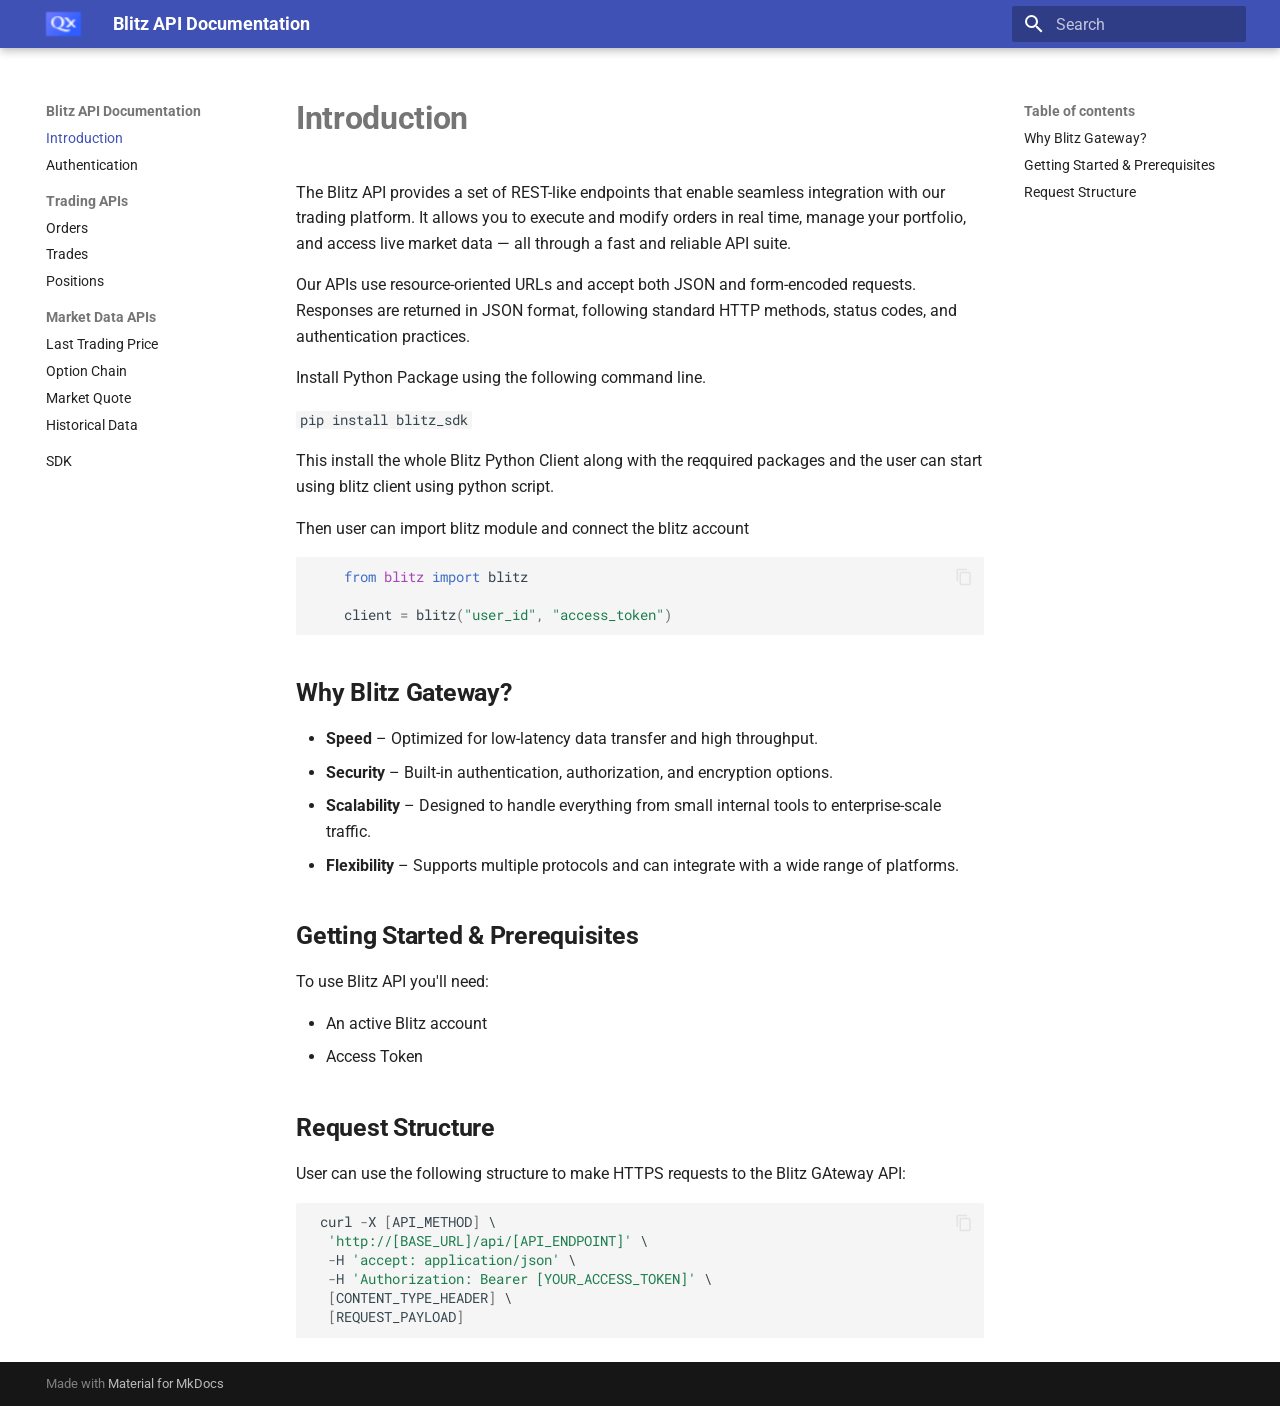
<file: index.html>
<!doctype html>
<html lang="en" class="no-js">
  <head>
    
      <meta charset="utf-8">
      <meta name="viewport" content="width=device-width,initial-scale=1">
      
      
      
      
      
        <link rel="next" href="Authentication/">
      
      
      <link rel="icon" href="favicon.ico">
      <meta name="generator" content="mkdocs-1.6.1, mkdocs-material-9.6.22">
    
    
      
        <title>Blitz API Documentation</title>
      
    
    
      <link rel="stylesheet" href="assets/stylesheets/main.84d31ad4.min.css">
      
      


    
    
      
    
    
      
        
        
        <link rel="preconnect" href="https://fonts.gstatic.com" crossorigin>
        <link rel="stylesheet" href="https://fonts.googleapis.com/css?family=Roboto:300,300i,400,400i,700,700i%7CRoboto+Mono:400,400i,700,700i&display=fallback">
        <style>:root{--md-text-font:"Roboto";--md-code-font:"Roboto Mono"}</style>
      
    
    
      <link rel="stylesheet" href="css/custom.css">
    
    <script>__md_scope=new URL(".",location),__md_hash=e=>[...e].reduce(((e,_)=>(e<<5)-e+_.charCodeAt(0)),0),__md_get=(e,_=localStorage,t=__md_scope)=>JSON.parse(_.getItem(t.pathname+"."+e)),__md_set=(e,_,t=localStorage,a=__md_scope)=>{try{t.setItem(a.pathname+"."+e,JSON.stringify(_))}catch(e){}}</script>
    
      

    
    
    
  </head>
  
  
    <body dir="ltr">
  
    
    <input class="md-toggle" data-md-toggle="drawer" type="checkbox" id="__drawer" autocomplete="off">
    <input class="md-toggle" data-md-toggle="search" type="checkbox" id="__search" autocomplete="off">
    <label class="md-overlay" for="__drawer"></label>
    <div data-md-component="skip">
      
        
        <a href="#introduction" class="md-skip">
          Skip to content
        </a>
      
    </div>
    <div data-md-component="announce">
      
    </div>
    
    
      

  

<header class="md-header md-header--shadow" data-md-component="header">
  <nav class="md-header__inner md-grid" aria-label="Header">
    <a href="." title="Blitz API Documentation" class="md-header__button md-logo" aria-label="Blitz API Documentation" data-md-component="logo">
      
  <img src="icon.png" alt="logo">

    </a>
    <label class="md-header__button md-icon" for="__drawer">
      
      <svg xmlns="http://www.w3.org/2000/svg" viewBox="0 0 24 24"><path d="M3 6h18v2H3zm0 5h18v2H3zm0 5h18v2H3z"/></svg>
    </label>
    <div class="md-header__title" data-md-component="header-title">
      <div class="md-header__ellipsis">
        <div class="md-header__topic">
          <span class="md-ellipsis">
            Blitz API Documentation
          </span>
        </div>
        <div class="md-header__topic" data-md-component="header-topic">
          <span class="md-ellipsis">
            
              Introduction
            
          </span>
        </div>
      </div>
    </div>
    
    
      <script>var palette=__md_get("__palette");if(palette&&palette.color){if("(prefers-color-scheme)"===palette.color.media){var media=matchMedia("(prefers-color-scheme: light)"),input=document.querySelector(media.matches?"[data-md-color-media='(prefers-color-scheme: light)']":"[data-md-color-media='(prefers-color-scheme: dark)']");palette.color.media=input.getAttribute("data-md-color-media"),palette.color.scheme=input.getAttribute("data-md-color-scheme"),palette.color.primary=input.getAttribute("data-md-color-primary"),palette.color.accent=input.getAttribute("data-md-color-accent")}for(var[key,value]of Object.entries(palette.color))document.body.setAttribute("data-md-color-"+key,value)}</script>
    
    
    
      
      
        <label class="md-header__button md-icon" for="__search">
          
          <svg xmlns="http://www.w3.org/2000/svg" viewBox="0 0 24 24"><path d="M9.5 3A6.5 6.5 0 0 1 16 9.5c0 1.61-.59 3.09-1.56 4.23l.27.27h.79l5 5-1.5 1.5-5-5v-.79l-.27-.27A6.52 6.52 0 0 1 9.5 16 6.5 6.5 0 0 1 3 9.5 6.5 6.5 0 0 1 9.5 3m0 2C7 5 5 7 5 9.5S7 14 9.5 14 14 12 14 9.5 12 5 9.5 5"/></svg>
        </label>
        <div class="md-search" data-md-component="search" role="dialog">
  <label class="md-search__overlay" for="__search"></label>
  <div class="md-search__inner" role="search">
    <form class="md-search__form" name="search">
      <input type="text" class="md-search__input" name="query" aria-label="Search" placeholder="Search" autocapitalize="off" autocorrect="off" autocomplete="off" spellcheck="false" data-md-component="search-query" required>
      <label class="md-search__icon md-icon" for="__search">
        
        <svg xmlns="http://www.w3.org/2000/svg" viewBox="0 0 24 24"><path d="M9.5 3A6.5 6.5 0 0 1 16 9.5c0 1.61-.59 3.09-1.56 4.23l.27.27h.79l5 5-1.5 1.5-5-5v-.79l-.27-.27A6.52 6.52 0 0 1 9.5 16 6.5 6.5 0 0 1 3 9.5 6.5 6.5 0 0 1 9.5 3m0 2C7 5 5 7 5 9.5S7 14 9.5 14 14 12 14 9.5 12 5 9.5 5"/></svg>
        
        <svg xmlns="http://www.w3.org/2000/svg" viewBox="0 0 24 24"><path d="M20 11v2H8l5.5 5.5-1.42 1.42L4.16 12l7.92-7.92L13.5 5.5 8 11z"/></svg>
      </label>
      <nav class="md-search__options" aria-label="Search">
        
        <button type="reset" class="md-search__icon md-icon" title="Clear" aria-label="Clear" tabindex="-1">
          
          <svg xmlns="http://www.w3.org/2000/svg" viewBox="0 0 24 24"><path d="M19 6.41 17.59 5 12 10.59 6.41 5 5 6.41 10.59 12 5 17.59 6.41 19 12 13.41 17.59 19 19 17.59 13.41 12z"/></svg>
        </button>
      </nav>
      
    </form>
    <div class="md-search__output">
      <div class="md-search__scrollwrap" tabindex="0" data-md-scrollfix>
        <div class="md-search-result" data-md-component="search-result">
          <div class="md-search-result__meta">
            Initializing search
          </div>
          <ol class="md-search-result__list" role="presentation"></ol>
        </div>
      </div>
    </div>
  </div>
</div>
      
    
    
  </nav>
  
</header>
    
    <div class="md-container" data-md-component="container">
      
      
        
          
        
      
      <main class="md-main" data-md-component="main">
        <div class="md-main__inner md-grid">
          
            
              
              <div class="md-sidebar md-sidebar--primary" data-md-component="sidebar" data-md-type="navigation" >
                <div class="md-sidebar__scrollwrap">
                  <div class="md-sidebar__inner">
                    



<nav class="md-nav md-nav--primary" aria-label="Navigation" data-md-level="0">
  <label class="md-nav__title" for="__drawer">
    <a href="." title="Blitz API Documentation" class="md-nav__button md-logo" aria-label="Blitz API Documentation" data-md-component="logo">
      
  <img src="icon.png" alt="logo">

    </a>
    Blitz API Documentation
  </label>
  
  <ul class="md-nav__list" data-md-scrollfix>
    
      
      
  
  
    
  
  
  
    <li class="md-nav__item md-nav__item--active">
      
      <input class="md-nav__toggle md-toggle" type="checkbox" id="__toc">
      
      
        
      
      
        <label class="md-nav__link md-nav__link--active" for="__toc">
          
  
  
  <span class="md-ellipsis">
    Introduction
    
  </span>
  

          <span class="md-nav__icon md-icon"></span>
        </label>
      
      <a href="." class="md-nav__link md-nav__link--active">
        
  
  
  <span class="md-ellipsis">
    Introduction
    
  </span>
  

      </a>
      
        

<nav class="md-nav md-nav--secondary" aria-label="Table of contents">
  
  
  
    
  
  
    <label class="md-nav__title" for="__toc">
      <span class="md-nav__icon md-icon"></span>
      Table of contents
    </label>
    <ul class="md-nav__list" data-md-component="toc" data-md-scrollfix>
      
        <li class="md-nav__item">
  <a href="#why-blitz-gateway" class="md-nav__link">
    <span class="md-ellipsis">
      Why Blitz Gateway?
    </span>
  </a>
  
</li>
      
        <li class="md-nav__item">
  <a href="#getting-started-prerequisites" class="md-nav__link">
    <span class="md-ellipsis">
      Getting Started &amp; Prerequisites
    </span>
  </a>
  
</li>
      
        <li class="md-nav__item">
  <a href="#request-structure" class="md-nav__link">
    <span class="md-ellipsis">
      Request Structure
    </span>
  </a>
  
</li>
      
    </ul>
  
</nav>
      
    </li>
  

    
      
      
  
  
  
  
    <li class="md-nav__item">
      <a href="Authentication/" class="md-nav__link">
        
  
  
  <span class="md-ellipsis">
    Authentication
    
  </span>
  

      </a>
    </li>
  

    
      
      
  
  
  
  
    
    
    
    
      
        
        
      
    
    
    <li class="md-nav__item md-nav__item--section md-nav__item--nested">
      
        
        
          
        
        <input class="md-nav__toggle md-toggle md-toggle--indeterminate" type="checkbox" id="__nav_3" >
        
          
          <label class="md-nav__link" for="__nav_3" id="__nav_3_label" tabindex="">
            
  
  
  <span class="md-ellipsis">
    Trading APIs
    
  </span>
  

            <span class="md-nav__icon md-icon"></span>
          </label>
        
        <nav class="md-nav" data-md-level="1" aria-labelledby="__nav_3_label" aria-expanded="false">
          <label class="md-nav__title" for="__nav_3">
            <span class="md-nav__icon md-icon"></span>
            Trading APIs
          </label>
          <ul class="md-nav__list" data-md-scrollfix>
            
              
                
  
  
  
  
    <li class="md-nav__item">
      <a href="orders/" class="md-nav__link">
        
  
  
  <span class="md-ellipsis">
    Orders
    
  </span>
  

      </a>
    </li>
  

              
            
              
                
  
  
  
  
    <li class="md-nav__item">
      <a href="trades/" class="md-nav__link">
        
  
  
  <span class="md-ellipsis">
    Trades
    
  </span>
  

      </a>
    </li>
  

              
            
              
                
  
  
  
  
    <li class="md-nav__item">
      <a href="positions/" class="md-nav__link">
        
  
  
  <span class="md-ellipsis">
    Positions
    
  </span>
  

      </a>
    </li>
  

              
            
          </ul>
        </nav>
      
    </li>
  

    
      
      
  
  
  
  
    
    
    
    
      
        
        
      
    
    
    <li class="md-nav__item md-nav__item--section md-nav__item--nested">
      
        
        
          
        
        <input class="md-nav__toggle md-toggle md-toggle--indeterminate" type="checkbox" id="__nav_4" >
        
          
          <label class="md-nav__link" for="__nav_4" id="__nav_4_label" tabindex="">
            
  
  
  <span class="md-ellipsis">
    Market Data APIs
    
  </span>
  

            <span class="md-nav__icon md-icon"></span>
          </label>
        
        <nav class="md-nav" data-md-level="1" aria-labelledby="__nav_4_label" aria-expanded="false">
          <label class="md-nav__title" for="__nav_4">
            <span class="md-nav__icon md-icon"></span>
            Market Data APIs
          </label>
          <ul class="md-nav__list" data-md-scrollfix>
            
              
                
  
  
  
  
    <li class="md-nav__item">
      <a href="LTP/" class="md-nav__link">
        
  
  
  <span class="md-ellipsis">
    Last Trading Price
    
  </span>
  

      </a>
    </li>
  

              
            
              
                
  
  
  
  
    <li class="md-nav__item">
      <a href="optionchain/" class="md-nav__link">
        
  
  
  <span class="md-ellipsis">
    Option Chain
    
  </span>
  

      </a>
    </li>
  

              
            
              
                
  
  
  
  
    <li class="md-nav__item">
      <a href="marketquote/" class="md-nav__link">
        
  
  
  <span class="md-ellipsis">
    Market Quote
    
  </span>
  

      </a>
    </li>
  

              
            
              
                
  
  
  
  
    <li class="md-nav__item">
      <a href="historicaldata/" class="md-nav__link">
        
  
  
  <span class="md-ellipsis">
    Historical Data
    
  </span>
  

      </a>
    </li>
  

              
            
          </ul>
        </nav>
      
    </li>
  

    
      
      
  
  
  
  
    <li class="md-nav__item">
      <a href="sdk/" class="md-nav__link">
        
  
  
  <span class="md-ellipsis">
    SDK
    
  </span>
  

      </a>
    </li>
  

    
  </ul>
</nav>
                  </div>
                </div>
              </div>
            
            
              
              <div class="md-sidebar md-sidebar--secondary" data-md-component="sidebar" data-md-type="toc" >
                <div class="md-sidebar__scrollwrap">
                  <div class="md-sidebar__inner">
                    

<nav class="md-nav md-nav--secondary" aria-label="Table of contents">
  
  
  
    
  
  
    <label class="md-nav__title" for="__toc">
      <span class="md-nav__icon md-icon"></span>
      Table of contents
    </label>
    <ul class="md-nav__list" data-md-component="toc" data-md-scrollfix>
      
        <li class="md-nav__item">
  <a href="#why-blitz-gateway" class="md-nav__link">
    <span class="md-ellipsis">
      Why Blitz Gateway?
    </span>
  </a>
  
</li>
      
        <li class="md-nav__item">
  <a href="#getting-started-prerequisites" class="md-nav__link">
    <span class="md-ellipsis">
      Getting Started &amp; Prerequisites
    </span>
  </a>
  
</li>
      
        <li class="md-nav__item">
  <a href="#request-structure" class="md-nav__link">
    <span class="md-ellipsis">
      Request Structure
    </span>
  </a>
  
</li>
      
    </ul>
  
</nav>
                  </div>
                </div>
              </div>
            
          
          
            <div class="md-content" data-md-component="content">
              <article class="md-content__inner md-typeset">
                
                  



<h1 id="introduction"><strong>Introduction</strong><a class="headerlink" href="#introduction" title="Permanent link">&para;</a></h1>
<p>The Blitz API provides a set of REST-like endpoints that enable seamless integration with our trading platform. It allows you to execute and modify orders in real time, manage your portfolio, and access live market data — all through a fast and reliable API suite.</p>
<p>Our APIs use resource-oriented URLs and accept both JSON and form-encoded requests. Responses are returned in JSON format, following standard HTTP methods, status codes, and authentication practices.</p>
<p>Install Python Package using the following command line.</p>
<p><code>pip install blitz_sdk</code></p>
<p>This install the whole Blitz Python Client along with the reqquired packages and the user can start using blitz client using python script.</p>
<p>Then user can import blitz module and connect the blitz account</p>
<div class="highlight"><pre><span></span><code>    <span class="kn">from</span><span class="w"> </span><span class="nn">blitz</span><span class="w"> </span><span class="kn">import</span> <span class="n">blitz</span>

    <span class="n">client</span> <span class="o">=</span> <span class="n">blitz</span><span class="p">(</span><span class="s2">&quot;user_id&quot;</span><span class="p">,</span> <span class="s2">&quot;access_token&quot;</span><span class="p">)</span>
</code></pre></div>
<h2 id="why-blitz-gateway"><strong>Why Blitz Gateway?</strong><a class="headerlink" href="#why-blitz-gateway" title="Permanent link">&para;</a></h2>
<ul>
<li><strong>Speed</strong> – Optimized for low-latency data transfer and high throughput.  </li>
<li><strong>Security</strong> – Built-in authentication, authorization, and encryption options.  </li>
<li><strong>Scalability</strong> – Designed to handle everything from small internal tools to enterprise-scale traffic.  </li>
<li><strong>Flexibility</strong> – Supports multiple protocols and can integrate with a wide range of platforms.</li>
</ul>
<h2 id="getting-started-prerequisites"><strong>Getting Started &amp; Prerequisites</strong><a class="headerlink" href="#getting-started-prerequisites" title="Permanent link">&para;</a></h2>
<p>To use Blitz API you'll need:</p>
<ul>
<li>An active Blitz account</li>
<li>Access Token</li>
</ul>
<h2 id="request-structure"><strong>Request Structure</strong><a class="headerlink" href="#request-structure" title="Permanent link">&para;</a></h2>
<p>User can use the following structure to make HTTPS requests to the Blitz GAteway API:</p>
<div class="highlight"><pre><span></span><code> <span class="n">curl</span> <span class="o">-</span><span class="n">X</span> <span class="p">[</span><span class="n">API_METHOD</span><span class="p">]</span> \
  <span class="s1">&#39;http://[BASE_URL]/api/[API_ENDPOINT]&#39;</span> \
  <span class="o">-</span><span class="n">H</span> <span class="s1">&#39;accept: application/json&#39;</span> \
  <span class="o">-</span><span class="n">H</span> <span class="s1">&#39;Authorization: Bearer [YOUR_ACCESS_TOKEN]&#39;</span> \
  <span class="p">[</span><span class="n">CONTENT_TYPE_HEADER</span><span class="p">]</span> \
  <span class="p">[</span><span class="n">REQUEST_PAYLOAD</span><span class="p">]</span>
</code></pre></div>












                
              </article>
            </div>
          
          
<script>var target=document.getElementById(location.hash.slice(1));target&&target.name&&(target.checked=target.name.startsWith("__tabbed_"))</script>
        </div>
        
      </main>
      
        <footer class="md-footer">
  
  <div class="md-footer-meta md-typeset">
    <div class="md-footer-meta__inner md-grid">
      <div class="md-copyright">
  
  
    Made with
    <a href="https://squidfunk.github.io/mkdocs-material/" target="_blank" rel="noopener">
      Material for MkDocs
    </a>
  
</div>
      
    </div>
  </div>
</footer>
      
    </div>
    <div class="md-dialog" data-md-component="dialog">
      <div class="md-dialog__inner md-typeset"></div>
    </div>
    
    
    
      
      <script id="__config" type="application/json">{"base": ".", "features": ["navigation.expand", "content.code.copy", "navigation.sections", "navigation.tracking", "toc.follow"], "search": "assets/javascripts/workers/search.973d3a69.min.js", "tags": null, "translations": {"clipboard.copied": "Copied to clipboard", "clipboard.copy": "Copy to clipboard", "search.result.more.one": "1 more on this page", "search.result.more.other": "# more on this page", "search.result.none": "No matching documents", "search.result.one": "1 matching document", "search.result.other": "# matching documents", "search.result.placeholder": "Type to start searching", "search.result.term.missing": "Missing", "select.version": "Select version"}, "version": null}</script>
    
    
      <script src="assets/javascripts/bundle.f55a23d4.min.js"></script>
      
    
  </body>
</html>
</file>
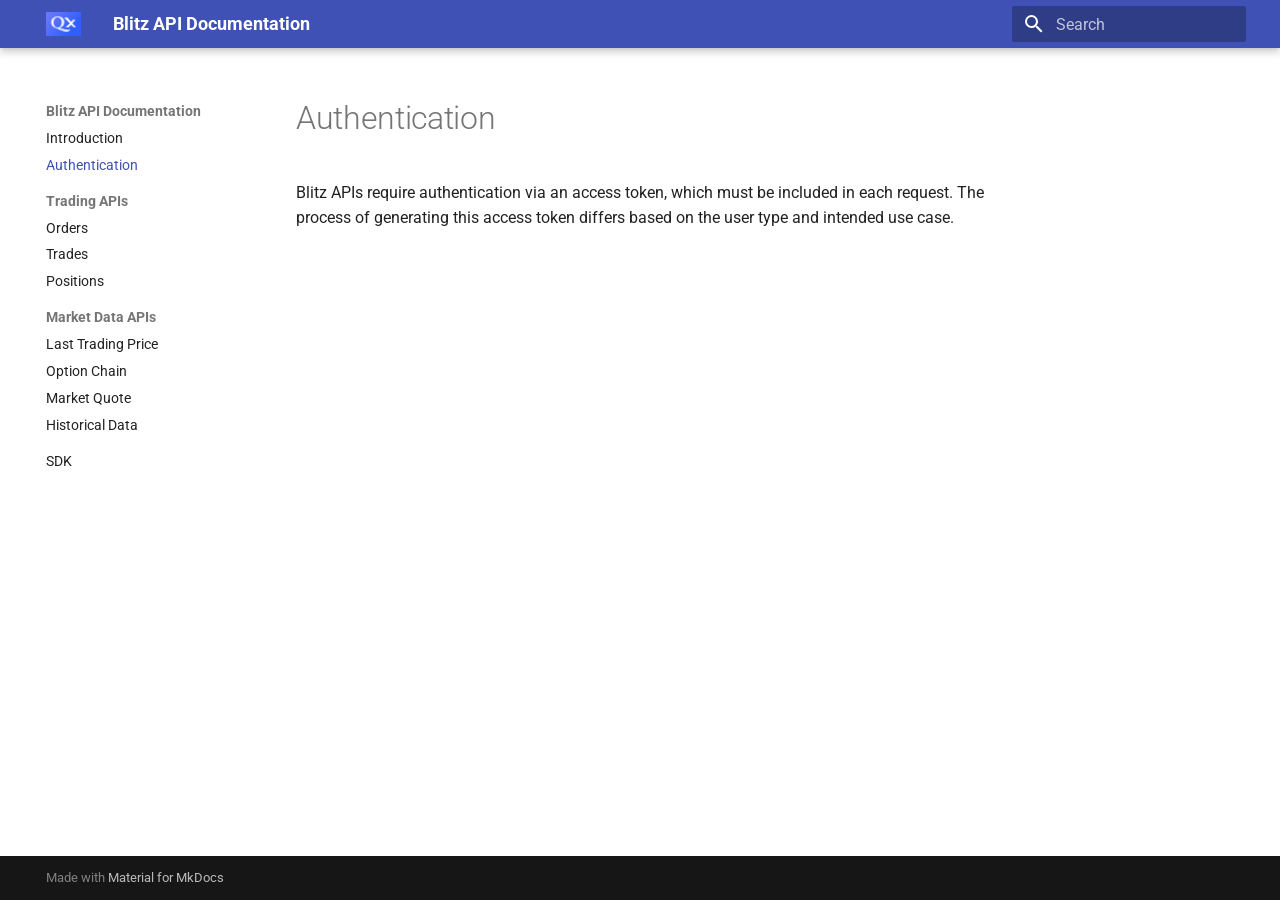
<file: Authentication/index.html>
<!doctype html>
<html lang="en" class="no-js">
  <head>
    
      <meta charset="utf-8">
      <meta name="viewport" content="width=device-width,initial-scale=1">
      
      
      
      
        <link rel="prev" href="..">
      
      
        <link rel="next" href="../orders/">
      
      
      <link rel="icon" href="../favicon.ico">
      <meta name="generator" content="mkdocs-1.6.1, mkdocs-material-9.6.22">
    
    
      
        <title>Authentication - Blitz API Documentation</title>
      
    
    
      <link rel="stylesheet" href="../assets/stylesheets/main.84d31ad4.min.css">
      
      


    
    
      
    
    
      
        
        
        <link rel="preconnect" href="https://fonts.gstatic.com" crossorigin>
        <link rel="stylesheet" href="https://fonts.googleapis.com/css?family=Roboto:300,300i,400,400i,700,700i%7CRoboto+Mono:400,400i,700,700i&display=fallback">
        <style>:root{--md-text-font:"Roboto";--md-code-font:"Roboto Mono"}</style>
      
    
    
      <link rel="stylesheet" href="../css/custom.css">
    
    <script>__md_scope=new URL("..",location),__md_hash=e=>[...e].reduce(((e,_)=>(e<<5)-e+_.charCodeAt(0)),0),__md_get=(e,_=localStorage,t=__md_scope)=>JSON.parse(_.getItem(t.pathname+"."+e)),__md_set=(e,_,t=localStorage,a=__md_scope)=>{try{t.setItem(a.pathname+"."+e,JSON.stringify(_))}catch(e){}}</script>
    
      

    
    
    
  </head>
  
  
    <body dir="ltr">
  
    
    <input class="md-toggle" data-md-toggle="drawer" type="checkbox" id="__drawer" autocomplete="off">
    <input class="md-toggle" data-md-toggle="search" type="checkbox" id="__search" autocomplete="off">
    <label class="md-overlay" for="__drawer"></label>
    <div data-md-component="skip">
      
        
        <a href="#authentication" class="md-skip">
          Skip to content
        </a>
      
    </div>
    <div data-md-component="announce">
      
    </div>
    
    
      

  

<header class="md-header md-header--shadow" data-md-component="header">
  <nav class="md-header__inner md-grid" aria-label="Header">
    <a href=".." title="Blitz API Documentation" class="md-header__button md-logo" aria-label="Blitz API Documentation" data-md-component="logo">
      
  <img src="../icon.png" alt="logo">

    </a>
    <label class="md-header__button md-icon" for="__drawer">
      
      <svg xmlns="http://www.w3.org/2000/svg" viewBox="0 0 24 24"><path d="M3 6h18v2H3zm0 5h18v2H3zm0 5h18v2H3z"/></svg>
    </label>
    <div class="md-header__title" data-md-component="header-title">
      <div class="md-header__ellipsis">
        <div class="md-header__topic">
          <span class="md-ellipsis">
            Blitz API Documentation
          </span>
        </div>
        <div class="md-header__topic" data-md-component="header-topic">
          <span class="md-ellipsis">
            
              Authentication
            
          </span>
        </div>
      </div>
    </div>
    
    
      <script>var palette=__md_get("__palette");if(palette&&palette.color){if("(prefers-color-scheme)"===palette.color.media){var media=matchMedia("(prefers-color-scheme: light)"),input=document.querySelector(media.matches?"[data-md-color-media='(prefers-color-scheme: light)']":"[data-md-color-media='(prefers-color-scheme: dark)']");palette.color.media=input.getAttribute("data-md-color-media"),palette.color.scheme=input.getAttribute("data-md-color-scheme"),palette.color.primary=input.getAttribute("data-md-color-primary"),palette.color.accent=input.getAttribute("data-md-color-accent")}for(var[key,value]of Object.entries(palette.color))document.body.setAttribute("data-md-color-"+key,value)}</script>
    
    
    
      
      
        <label class="md-header__button md-icon" for="__search">
          
          <svg xmlns="http://www.w3.org/2000/svg" viewBox="0 0 24 24"><path d="M9.5 3A6.5 6.5 0 0 1 16 9.5c0 1.61-.59 3.09-1.56 4.23l.27.27h.79l5 5-1.5 1.5-5-5v-.79l-.27-.27A6.52 6.52 0 0 1 9.5 16 6.5 6.5 0 0 1 3 9.5 6.5 6.5 0 0 1 9.5 3m0 2C7 5 5 7 5 9.5S7 14 9.5 14 14 12 14 9.5 12 5 9.5 5"/></svg>
        </label>
        <div class="md-search" data-md-component="search" role="dialog">
  <label class="md-search__overlay" for="__search"></label>
  <div class="md-search__inner" role="search">
    <form class="md-search__form" name="search">
      <input type="text" class="md-search__input" name="query" aria-label="Search" placeholder="Search" autocapitalize="off" autocorrect="off" autocomplete="off" spellcheck="false" data-md-component="search-query" required>
      <label class="md-search__icon md-icon" for="__search">
        
        <svg xmlns="http://www.w3.org/2000/svg" viewBox="0 0 24 24"><path d="M9.5 3A6.5 6.5 0 0 1 16 9.5c0 1.61-.59 3.09-1.56 4.23l.27.27h.79l5 5-1.5 1.5-5-5v-.79l-.27-.27A6.52 6.52 0 0 1 9.5 16 6.5 6.5 0 0 1 3 9.5 6.5 6.5 0 0 1 9.5 3m0 2C7 5 5 7 5 9.5S7 14 9.5 14 14 12 14 9.5 12 5 9.5 5"/></svg>
        
        <svg xmlns="http://www.w3.org/2000/svg" viewBox="0 0 24 24"><path d="M20 11v2H8l5.5 5.5-1.42 1.42L4.16 12l7.92-7.92L13.5 5.5 8 11z"/></svg>
      </label>
      <nav class="md-search__options" aria-label="Search">
        
        <button type="reset" class="md-search__icon md-icon" title="Clear" aria-label="Clear" tabindex="-1">
          
          <svg xmlns="http://www.w3.org/2000/svg" viewBox="0 0 24 24"><path d="M19 6.41 17.59 5 12 10.59 6.41 5 5 6.41 10.59 12 5 17.59 6.41 19 12 13.41 17.59 19 19 17.59 13.41 12z"/></svg>
        </button>
      </nav>
      
    </form>
    <div class="md-search__output">
      <div class="md-search__scrollwrap" tabindex="0" data-md-scrollfix>
        <div class="md-search-result" data-md-component="search-result">
          <div class="md-search-result__meta">
            Initializing search
          </div>
          <ol class="md-search-result__list" role="presentation"></ol>
        </div>
      </div>
    </div>
  </div>
</div>
      
    
    
  </nav>
  
</header>
    
    <div class="md-container" data-md-component="container">
      
      
        
          
        
      
      <main class="md-main" data-md-component="main">
        <div class="md-main__inner md-grid">
          
            
              
              <div class="md-sidebar md-sidebar--primary" data-md-component="sidebar" data-md-type="navigation" >
                <div class="md-sidebar__scrollwrap">
                  <div class="md-sidebar__inner">
                    



<nav class="md-nav md-nav--primary" aria-label="Navigation" data-md-level="0">
  <label class="md-nav__title" for="__drawer">
    <a href=".." title="Blitz API Documentation" class="md-nav__button md-logo" aria-label="Blitz API Documentation" data-md-component="logo">
      
  <img src="../icon.png" alt="logo">

    </a>
    Blitz API Documentation
  </label>
  
  <ul class="md-nav__list" data-md-scrollfix>
    
      
      
  
  
  
  
    <li class="md-nav__item">
      <a href=".." class="md-nav__link">
        
  
  
  <span class="md-ellipsis">
    Introduction
    
  </span>
  

      </a>
    </li>
  

    
      
      
  
  
    
  
  
  
    <li class="md-nav__item md-nav__item--active">
      
      <input class="md-nav__toggle md-toggle" type="checkbox" id="__toc">
      
      
        
      
      
      <a href="./" class="md-nav__link md-nav__link--active">
        
  
  
  <span class="md-ellipsis">
    Authentication
    
  </span>
  

      </a>
      
    </li>
  

    
      
      
  
  
  
  
    
    
    
    
      
        
        
      
    
    
    <li class="md-nav__item md-nav__item--section md-nav__item--nested">
      
        
        
          
        
        <input class="md-nav__toggle md-toggle md-toggle--indeterminate" type="checkbox" id="__nav_3" >
        
          
          <label class="md-nav__link" for="__nav_3" id="__nav_3_label" tabindex="">
            
  
  
  <span class="md-ellipsis">
    Trading APIs
    
  </span>
  

            <span class="md-nav__icon md-icon"></span>
          </label>
        
        <nav class="md-nav" data-md-level="1" aria-labelledby="__nav_3_label" aria-expanded="false">
          <label class="md-nav__title" for="__nav_3">
            <span class="md-nav__icon md-icon"></span>
            Trading APIs
          </label>
          <ul class="md-nav__list" data-md-scrollfix>
            
              
                
  
  
  
  
    <li class="md-nav__item">
      <a href="../orders/" class="md-nav__link">
        
  
  
  <span class="md-ellipsis">
    Orders
    
  </span>
  

      </a>
    </li>
  

              
            
              
                
  
  
  
  
    <li class="md-nav__item">
      <a href="../trades/" class="md-nav__link">
        
  
  
  <span class="md-ellipsis">
    Trades
    
  </span>
  

      </a>
    </li>
  

              
            
              
                
  
  
  
  
    <li class="md-nav__item">
      <a href="../positions/" class="md-nav__link">
        
  
  
  <span class="md-ellipsis">
    Positions
    
  </span>
  

      </a>
    </li>
  

              
            
          </ul>
        </nav>
      
    </li>
  

    
      
      
  
  
  
  
    
    
    
    
      
        
        
      
    
    
    <li class="md-nav__item md-nav__item--section md-nav__item--nested">
      
        
        
          
        
        <input class="md-nav__toggle md-toggle md-toggle--indeterminate" type="checkbox" id="__nav_4" >
        
          
          <label class="md-nav__link" for="__nav_4" id="__nav_4_label" tabindex="">
            
  
  
  <span class="md-ellipsis">
    Market Data APIs
    
  </span>
  

            <span class="md-nav__icon md-icon"></span>
          </label>
        
        <nav class="md-nav" data-md-level="1" aria-labelledby="__nav_4_label" aria-expanded="false">
          <label class="md-nav__title" for="__nav_4">
            <span class="md-nav__icon md-icon"></span>
            Market Data APIs
          </label>
          <ul class="md-nav__list" data-md-scrollfix>
            
              
                
  
  
  
  
    <li class="md-nav__item">
      <a href="../LTP/" class="md-nav__link">
        
  
  
  <span class="md-ellipsis">
    Last Trading Price
    
  </span>
  

      </a>
    </li>
  

              
            
              
                
  
  
  
  
    <li class="md-nav__item">
      <a href="../optionchain/" class="md-nav__link">
        
  
  
  <span class="md-ellipsis">
    Option Chain
    
  </span>
  

      </a>
    </li>
  

              
            
              
                
  
  
  
  
    <li class="md-nav__item">
      <a href="../marketquote/" class="md-nav__link">
        
  
  
  <span class="md-ellipsis">
    Market Quote
    
  </span>
  

      </a>
    </li>
  

              
            
              
                
  
  
  
  
    <li class="md-nav__item">
      <a href="../historicaldata/" class="md-nav__link">
        
  
  
  <span class="md-ellipsis">
    Historical Data
    
  </span>
  

      </a>
    </li>
  

              
            
          </ul>
        </nav>
      
    </li>
  

    
      
      
  
  
  
  
    <li class="md-nav__item">
      <a href="../sdk/" class="md-nav__link">
        
  
  
  <span class="md-ellipsis">
    SDK
    
  </span>
  

      </a>
    </li>
  

    
  </ul>
</nav>
                  </div>
                </div>
              </div>
            
            
              
              <div class="md-sidebar md-sidebar--secondary" data-md-component="sidebar" data-md-type="toc" >
                <div class="md-sidebar__scrollwrap">
                  <div class="md-sidebar__inner">
                    

<nav class="md-nav md-nav--secondary" aria-label="Table of contents">
  
  
  
    
  
  
</nav>
                  </div>
                </div>
              </div>
            
          
          
            <div class="md-content" data-md-component="content">
              <article class="md-content__inner md-typeset">
                
                  



<h1 id="authentication">Authentication<a class="headerlink" href="#authentication" title="Permanent link">&para;</a></h1>
<p>Blitz APIs require authentication via an access token, which must be included in each request. The process of generating this access token differs based on the user type and intended use case.</p>












                
              </article>
            </div>
          
          
<script>var target=document.getElementById(location.hash.slice(1));target&&target.name&&(target.checked=target.name.startsWith("__tabbed_"))</script>
        </div>
        
      </main>
      
        <footer class="md-footer">
  
  <div class="md-footer-meta md-typeset">
    <div class="md-footer-meta__inner md-grid">
      <div class="md-copyright">
  
  
    Made with
    <a href="https://squidfunk.github.io/mkdocs-material/" target="_blank" rel="noopener">
      Material for MkDocs
    </a>
  
</div>
      
    </div>
  </div>
</footer>
      
    </div>
    <div class="md-dialog" data-md-component="dialog">
      <div class="md-dialog__inner md-typeset"></div>
    </div>
    
    
    
      
      <script id="__config" type="application/json">{"base": "..", "features": ["navigation.expand", "content.code.copy", "navigation.sections", "navigation.tracking", "toc.follow"], "search": "../assets/javascripts/workers/search.973d3a69.min.js", "tags": null, "translations": {"clipboard.copied": "Copied to clipboard", "clipboard.copy": "Copy to clipboard", "search.result.more.one": "1 more on this page", "search.result.more.other": "# more on this page", "search.result.none": "No matching documents", "search.result.one": "1 matching document", "search.result.other": "# matching documents", "search.result.placeholder": "Type to start searching", "search.result.term.missing": "Missing", "select.version": "Select version"}, "version": null}</script>
    
    
      <script src="../assets/javascripts/bundle.f55a23d4.min.js"></script>
      
    
  </body>
</html>
</file>
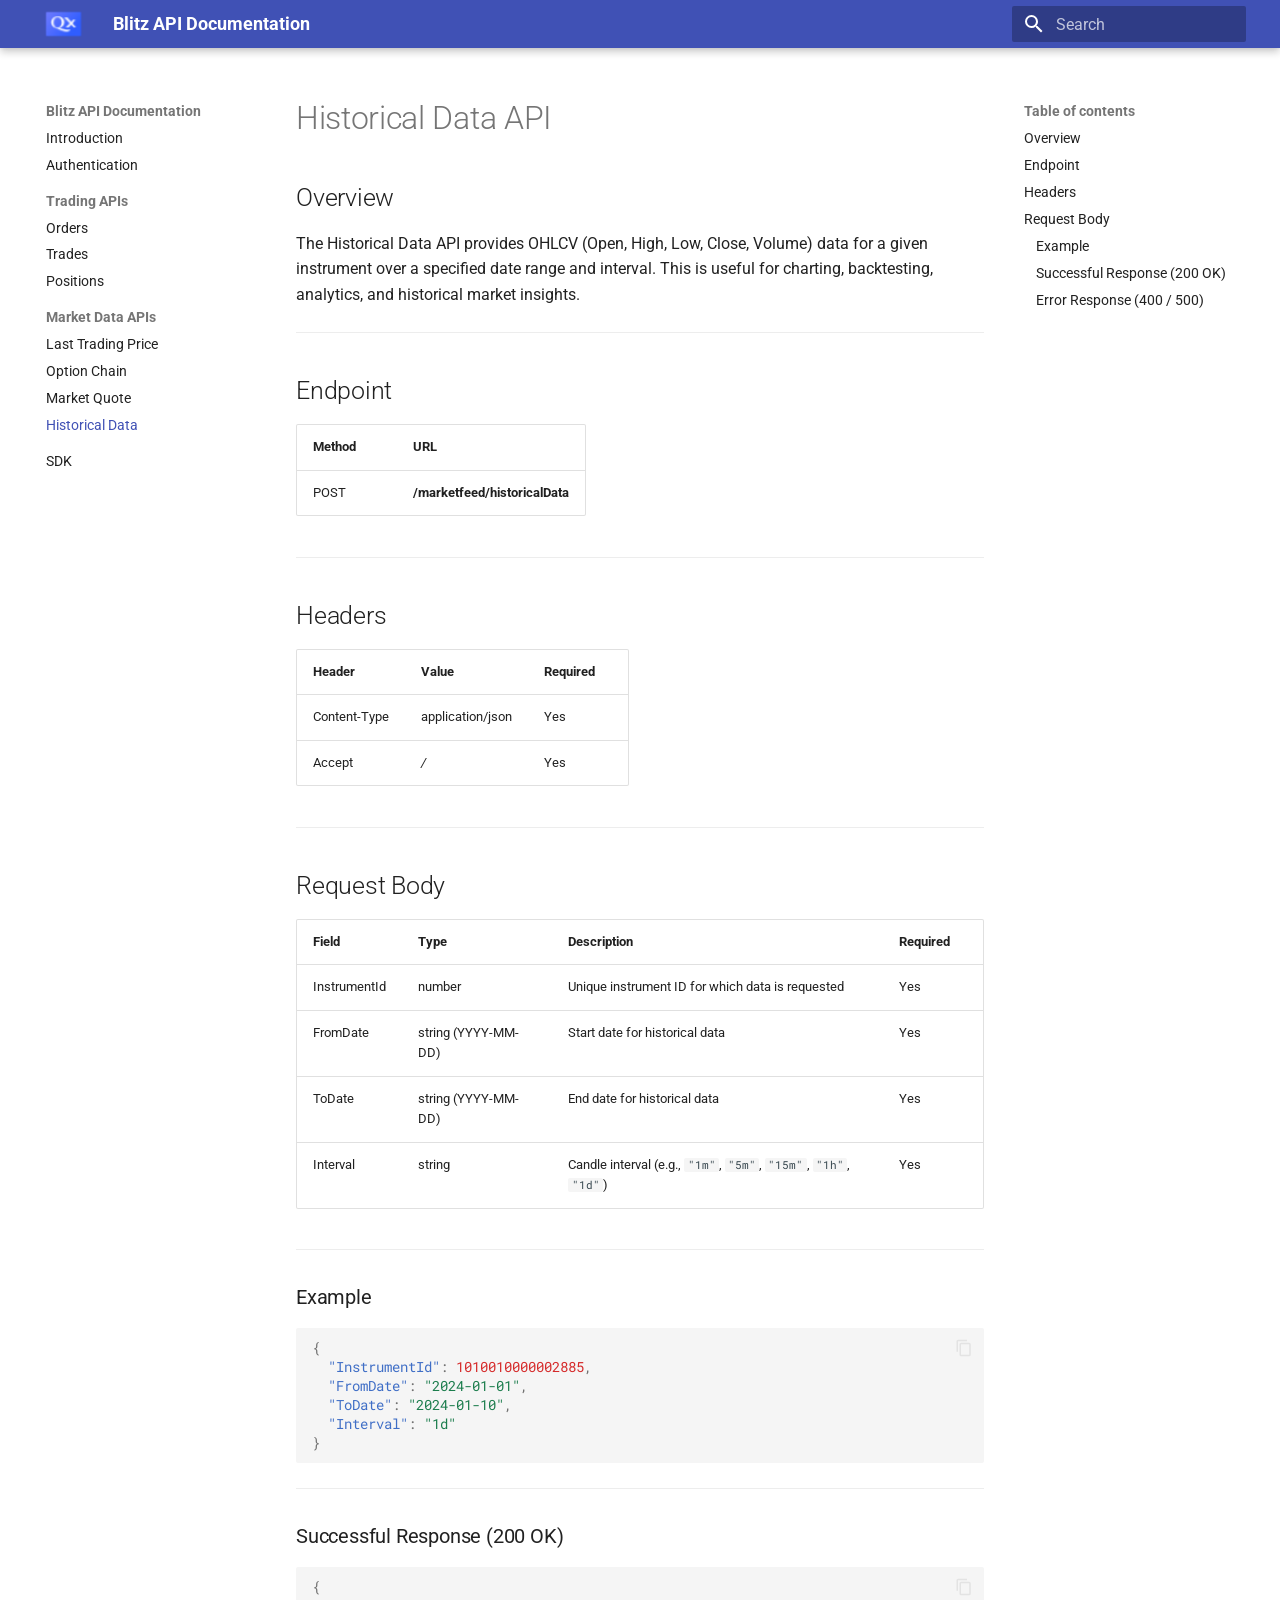
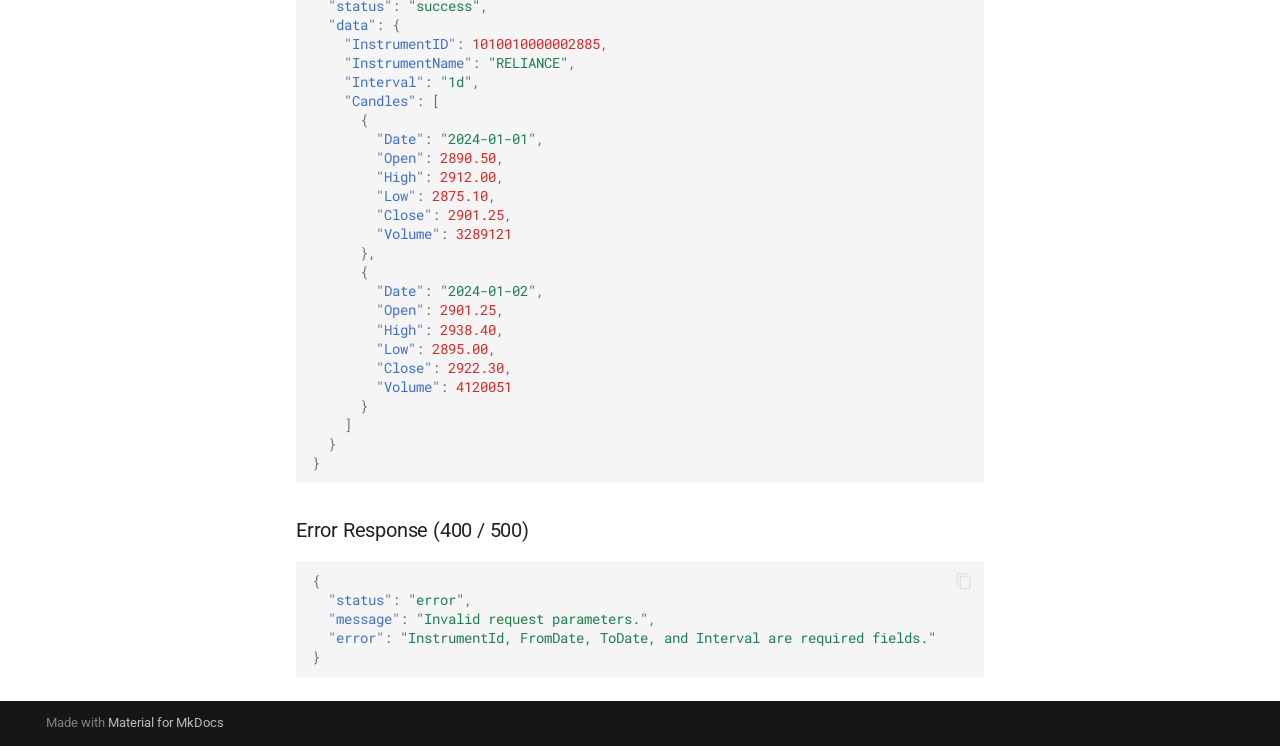
<file: historicaldata/index.html>
<!doctype html>
<html lang="en" class="no-js">
  <head>
    
      <meta charset="utf-8">
      <meta name="viewport" content="width=device-width,initial-scale=1">
      
      
      
      
        <link rel="prev" href="../marketquote/">
      
      
        <link rel="next" href="../sdk/">
      
      
      <link rel="icon" href="../favicon.ico">
      <meta name="generator" content="mkdocs-1.6.1, mkdocs-material-9.6.22">
    
    
      
        <title>Historical Data - Blitz API Documentation</title>
      
    
    
      <link rel="stylesheet" href="../assets/stylesheets/main.84d31ad4.min.css">
      
      


    
    
      
    
    
      
        
        
        <link rel="preconnect" href="https://fonts.gstatic.com" crossorigin>
        <link rel="stylesheet" href="https://fonts.googleapis.com/css?family=Roboto:300,300i,400,400i,700,700i%7CRoboto+Mono:400,400i,700,700i&display=fallback">
        <style>:root{--md-text-font:"Roboto";--md-code-font:"Roboto Mono"}</style>
      
    
    
      <link rel="stylesheet" href="../css/custom.css">
    
    <script>__md_scope=new URL("..",location),__md_hash=e=>[...e].reduce(((e,_)=>(e<<5)-e+_.charCodeAt(0)),0),__md_get=(e,_=localStorage,t=__md_scope)=>JSON.parse(_.getItem(t.pathname+"."+e)),__md_set=(e,_,t=localStorage,a=__md_scope)=>{try{t.setItem(a.pathname+"."+e,JSON.stringify(_))}catch(e){}}</script>
    
      

    
    
    
  </head>
  
  
    <body dir="ltr">
  
    
    <input class="md-toggle" data-md-toggle="drawer" type="checkbox" id="__drawer" autocomplete="off">
    <input class="md-toggle" data-md-toggle="search" type="checkbox" id="__search" autocomplete="off">
    <label class="md-overlay" for="__drawer"></label>
    <div data-md-component="skip">
      
        
        <a href="#historical-data-api" class="md-skip">
          Skip to content
        </a>
      
    </div>
    <div data-md-component="announce">
      
    </div>
    
    
      

  

<header class="md-header md-header--shadow" data-md-component="header">
  <nav class="md-header__inner md-grid" aria-label="Header">
    <a href=".." title="Blitz API Documentation" class="md-header__button md-logo" aria-label="Blitz API Documentation" data-md-component="logo">
      
  <img src="../icon.png" alt="logo">

    </a>
    <label class="md-header__button md-icon" for="__drawer">
      
      <svg xmlns="http://www.w3.org/2000/svg" viewBox="0 0 24 24"><path d="M3 6h18v2H3zm0 5h18v2H3zm0 5h18v2H3z"/></svg>
    </label>
    <div class="md-header__title" data-md-component="header-title">
      <div class="md-header__ellipsis">
        <div class="md-header__topic">
          <span class="md-ellipsis">
            Blitz API Documentation
          </span>
        </div>
        <div class="md-header__topic" data-md-component="header-topic">
          <span class="md-ellipsis">
            
              Historical Data
            
          </span>
        </div>
      </div>
    </div>
    
    
      <script>var palette=__md_get("__palette");if(palette&&palette.color){if("(prefers-color-scheme)"===palette.color.media){var media=matchMedia("(prefers-color-scheme: light)"),input=document.querySelector(media.matches?"[data-md-color-media='(prefers-color-scheme: light)']":"[data-md-color-media='(prefers-color-scheme: dark)']");palette.color.media=input.getAttribute("data-md-color-media"),palette.color.scheme=input.getAttribute("data-md-color-scheme"),palette.color.primary=input.getAttribute("data-md-color-primary"),palette.color.accent=input.getAttribute("data-md-color-accent")}for(var[key,value]of Object.entries(palette.color))document.body.setAttribute("data-md-color-"+key,value)}</script>
    
    
    
      
      
        <label class="md-header__button md-icon" for="__search">
          
          <svg xmlns="http://www.w3.org/2000/svg" viewBox="0 0 24 24"><path d="M9.5 3A6.5 6.5 0 0 1 16 9.5c0 1.61-.59 3.09-1.56 4.23l.27.27h.79l5 5-1.5 1.5-5-5v-.79l-.27-.27A6.52 6.52 0 0 1 9.5 16 6.5 6.5 0 0 1 3 9.5 6.5 6.5 0 0 1 9.5 3m0 2C7 5 5 7 5 9.5S7 14 9.5 14 14 12 14 9.5 12 5 9.5 5"/></svg>
        </label>
        <div class="md-search" data-md-component="search" role="dialog">
  <label class="md-search__overlay" for="__search"></label>
  <div class="md-search__inner" role="search">
    <form class="md-search__form" name="search">
      <input type="text" class="md-search__input" name="query" aria-label="Search" placeholder="Search" autocapitalize="off" autocorrect="off" autocomplete="off" spellcheck="false" data-md-component="search-query" required>
      <label class="md-search__icon md-icon" for="__search">
        
        <svg xmlns="http://www.w3.org/2000/svg" viewBox="0 0 24 24"><path d="M9.5 3A6.5 6.5 0 0 1 16 9.5c0 1.61-.59 3.09-1.56 4.23l.27.27h.79l5 5-1.5 1.5-5-5v-.79l-.27-.27A6.52 6.52 0 0 1 9.5 16 6.5 6.5 0 0 1 3 9.5 6.5 6.5 0 0 1 9.5 3m0 2C7 5 5 7 5 9.5S7 14 9.5 14 14 12 14 9.5 12 5 9.5 5"/></svg>
        
        <svg xmlns="http://www.w3.org/2000/svg" viewBox="0 0 24 24"><path d="M20 11v2H8l5.5 5.5-1.42 1.42L4.16 12l7.92-7.92L13.5 5.5 8 11z"/></svg>
      </label>
      <nav class="md-search__options" aria-label="Search">
        
        <button type="reset" class="md-search__icon md-icon" title="Clear" aria-label="Clear" tabindex="-1">
          
          <svg xmlns="http://www.w3.org/2000/svg" viewBox="0 0 24 24"><path d="M19 6.41 17.59 5 12 10.59 6.41 5 5 6.41 10.59 12 5 17.59 6.41 19 12 13.41 17.59 19 19 17.59 13.41 12z"/></svg>
        </button>
      </nav>
      
    </form>
    <div class="md-search__output">
      <div class="md-search__scrollwrap" tabindex="0" data-md-scrollfix>
        <div class="md-search-result" data-md-component="search-result">
          <div class="md-search-result__meta">
            Initializing search
          </div>
          <ol class="md-search-result__list" role="presentation"></ol>
        </div>
      </div>
    </div>
  </div>
</div>
      
    
    
  </nav>
  
</header>
    
    <div class="md-container" data-md-component="container">
      
      
        
          
        
      
      <main class="md-main" data-md-component="main">
        <div class="md-main__inner md-grid">
          
            
              
              <div class="md-sidebar md-sidebar--primary" data-md-component="sidebar" data-md-type="navigation" >
                <div class="md-sidebar__scrollwrap">
                  <div class="md-sidebar__inner">
                    



<nav class="md-nav md-nav--primary" aria-label="Navigation" data-md-level="0">
  <label class="md-nav__title" for="__drawer">
    <a href=".." title="Blitz API Documentation" class="md-nav__button md-logo" aria-label="Blitz API Documentation" data-md-component="logo">
      
  <img src="../icon.png" alt="logo">

    </a>
    Blitz API Documentation
  </label>
  
  <ul class="md-nav__list" data-md-scrollfix>
    
      
      
  
  
  
  
    <li class="md-nav__item">
      <a href=".." class="md-nav__link">
        
  
  
  <span class="md-ellipsis">
    Introduction
    
  </span>
  

      </a>
    </li>
  

    
      
      
  
  
  
  
    <li class="md-nav__item">
      <a href="../Authentication/" class="md-nav__link">
        
  
  
  <span class="md-ellipsis">
    Authentication
    
  </span>
  

      </a>
    </li>
  

    
      
      
  
  
  
  
    
    
    
    
      
        
        
      
    
    
    <li class="md-nav__item md-nav__item--section md-nav__item--nested">
      
        
        
          
        
        <input class="md-nav__toggle md-toggle md-toggle--indeterminate" type="checkbox" id="__nav_3" >
        
          
          <label class="md-nav__link" for="__nav_3" id="__nav_3_label" tabindex="">
            
  
  
  <span class="md-ellipsis">
    Trading APIs
    
  </span>
  

            <span class="md-nav__icon md-icon"></span>
          </label>
        
        <nav class="md-nav" data-md-level="1" aria-labelledby="__nav_3_label" aria-expanded="false">
          <label class="md-nav__title" for="__nav_3">
            <span class="md-nav__icon md-icon"></span>
            Trading APIs
          </label>
          <ul class="md-nav__list" data-md-scrollfix>
            
              
                
  
  
  
  
    <li class="md-nav__item">
      <a href="../orders/" class="md-nav__link">
        
  
  
  <span class="md-ellipsis">
    Orders
    
  </span>
  

      </a>
    </li>
  

              
            
              
                
  
  
  
  
    <li class="md-nav__item">
      <a href="../trades/" class="md-nav__link">
        
  
  
  <span class="md-ellipsis">
    Trades
    
  </span>
  

      </a>
    </li>
  

              
            
              
                
  
  
  
  
    <li class="md-nav__item">
      <a href="../positions/" class="md-nav__link">
        
  
  
  <span class="md-ellipsis">
    Positions
    
  </span>
  

      </a>
    </li>
  

              
            
          </ul>
        </nav>
      
    </li>
  

    
      
      
  
  
    
  
  
  
    
    
    
    
      
        
        
      
    
    
    <li class="md-nav__item md-nav__item--active md-nav__item--section md-nav__item--nested">
      
        
        
        <input class="md-nav__toggle md-toggle " type="checkbox" id="__nav_4" checked>
        
          
          <label class="md-nav__link" for="__nav_4" id="__nav_4_label" tabindex="">
            
  
  
  <span class="md-ellipsis">
    Market Data APIs
    
  </span>
  

            <span class="md-nav__icon md-icon"></span>
          </label>
        
        <nav class="md-nav" data-md-level="1" aria-labelledby="__nav_4_label" aria-expanded="true">
          <label class="md-nav__title" for="__nav_4">
            <span class="md-nav__icon md-icon"></span>
            Market Data APIs
          </label>
          <ul class="md-nav__list" data-md-scrollfix>
            
              
                
  
  
  
  
    <li class="md-nav__item">
      <a href="../LTP/" class="md-nav__link">
        
  
  
  <span class="md-ellipsis">
    Last Trading Price
    
  </span>
  

      </a>
    </li>
  

              
            
              
                
  
  
  
  
    <li class="md-nav__item">
      <a href="../optionchain/" class="md-nav__link">
        
  
  
  <span class="md-ellipsis">
    Option Chain
    
  </span>
  

      </a>
    </li>
  

              
            
              
                
  
  
  
  
    <li class="md-nav__item">
      <a href="../marketquote/" class="md-nav__link">
        
  
  
  <span class="md-ellipsis">
    Market Quote
    
  </span>
  

      </a>
    </li>
  

              
            
              
                
  
  
    
  
  
  
    <li class="md-nav__item md-nav__item--active">
      
      <input class="md-nav__toggle md-toggle" type="checkbox" id="__toc">
      
      
        
      
      
        <label class="md-nav__link md-nav__link--active" for="__toc">
          
  
  
  <span class="md-ellipsis">
    Historical Data
    
  </span>
  

          <span class="md-nav__icon md-icon"></span>
        </label>
      
      <a href="./" class="md-nav__link md-nav__link--active">
        
  
  
  <span class="md-ellipsis">
    Historical Data
    
  </span>
  

      </a>
      
        

<nav class="md-nav md-nav--secondary" aria-label="Table of contents">
  
  
  
    
  
  
    <label class="md-nav__title" for="__toc">
      <span class="md-nav__icon md-icon"></span>
      Table of contents
    </label>
    <ul class="md-nav__list" data-md-component="toc" data-md-scrollfix>
      
        <li class="md-nav__item">
  <a href="#overview" class="md-nav__link">
    <span class="md-ellipsis">
      Overview
    </span>
  </a>
  
</li>
      
        <li class="md-nav__item">
  <a href="#endpoint" class="md-nav__link">
    <span class="md-ellipsis">
      Endpoint
    </span>
  </a>
  
</li>
      
        <li class="md-nav__item">
  <a href="#headers" class="md-nav__link">
    <span class="md-ellipsis">
      Headers
    </span>
  </a>
  
</li>
      
        <li class="md-nav__item">
  <a href="#request-body" class="md-nav__link">
    <span class="md-ellipsis">
      Request Body
    </span>
  </a>
  
    <nav class="md-nav" aria-label="Request Body">
      <ul class="md-nav__list">
        
          <li class="md-nav__item">
  <a href="#example" class="md-nav__link">
    <span class="md-ellipsis">
      Example
    </span>
  </a>
  
</li>
        
          <li class="md-nav__item">
  <a href="#successful-response-200-ok" class="md-nav__link">
    <span class="md-ellipsis">
      Successful Response (200 OK)
    </span>
  </a>
  
</li>
        
          <li class="md-nav__item">
  <a href="#error-response-400-500" class="md-nav__link">
    <span class="md-ellipsis">
      Error Response (400 / 500)
    </span>
  </a>
  
</li>
        
      </ul>
    </nav>
  
</li>
      
    </ul>
  
</nav>
      
    </li>
  

              
            
          </ul>
        </nav>
      
    </li>
  

    
      
      
  
  
  
  
    <li class="md-nav__item">
      <a href="../sdk/" class="md-nav__link">
        
  
  
  <span class="md-ellipsis">
    SDK
    
  </span>
  

      </a>
    </li>
  

    
  </ul>
</nav>
                  </div>
                </div>
              </div>
            
            
              
              <div class="md-sidebar md-sidebar--secondary" data-md-component="sidebar" data-md-type="toc" >
                <div class="md-sidebar__scrollwrap">
                  <div class="md-sidebar__inner">
                    

<nav class="md-nav md-nav--secondary" aria-label="Table of contents">
  
  
  
    
  
  
    <label class="md-nav__title" for="__toc">
      <span class="md-nav__icon md-icon"></span>
      Table of contents
    </label>
    <ul class="md-nav__list" data-md-component="toc" data-md-scrollfix>
      
        <li class="md-nav__item">
  <a href="#overview" class="md-nav__link">
    <span class="md-ellipsis">
      Overview
    </span>
  </a>
  
</li>
      
        <li class="md-nav__item">
  <a href="#endpoint" class="md-nav__link">
    <span class="md-ellipsis">
      Endpoint
    </span>
  </a>
  
</li>
      
        <li class="md-nav__item">
  <a href="#headers" class="md-nav__link">
    <span class="md-ellipsis">
      Headers
    </span>
  </a>
  
</li>
      
        <li class="md-nav__item">
  <a href="#request-body" class="md-nav__link">
    <span class="md-ellipsis">
      Request Body
    </span>
  </a>
  
    <nav class="md-nav" aria-label="Request Body">
      <ul class="md-nav__list">
        
          <li class="md-nav__item">
  <a href="#example" class="md-nav__link">
    <span class="md-ellipsis">
      Example
    </span>
  </a>
  
</li>
        
          <li class="md-nav__item">
  <a href="#successful-response-200-ok" class="md-nav__link">
    <span class="md-ellipsis">
      Successful Response (200 OK)
    </span>
  </a>
  
</li>
        
          <li class="md-nav__item">
  <a href="#error-response-400-500" class="md-nav__link">
    <span class="md-ellipsis">
      Error Response (400 / 500)
    </span>
  </a>
  
</li>
        
      </ul>
    </nav>
  
</li>
      
    </ul>
  
</nav>
                  </div>
                </div>
              </div>
            
          
          
            <div class="md-content" data-md-component="content">
              <article class="md-content__inner md-typeset">
                
                  



<h1 id="historical-data-api">Historical Data API<a class="headerlink" href="#historical-data-api" title="Permanent link">&para;</a></h1>
<h2 id="overview">Overview<a class="headerlink" href="#overview" title="Permanent link">&para;</a></h2>
<p>The Historical Data API provides OHLCV (Open, High, Low, Close, Volume) data for a given instrument over a specified date range and interval. This is useful for charting, backtesting, analytics, and historical market insights.</p>
<hr />
<h2 id="endpoint">Endpoint<a class="headerlink" href="#endpoint" title="Permanent link">&para;</a></h2>
<table>
<thead>
<tr>
<th>Method</th>
<th>URL</th>
</tr>
</thead>
<tbody>
<tr>
<td>POST</td>
<td><strong>/marketfeed/historicalData</strong></td>
</tr>
</tbody>
</table>
<hr />
<h2 id="headers">Headers<a class="headerlink" href="#headers" title="Permanent link">&para;</a></h2>
<table>
<thead>
<tr>
<th>Header</th>
<th>Value</th>
<th>Required</th>
</tr>
</thead>
<tbody>
<tr>
<td>Content-Type</td>
<td>application/json</td>
<td>Yes</td>
</tr>
<tr>
<td>Accept</td>
<td><em>/</em></td>
<td>Yes</td>
</tr>
</tbody>
</table>
<hr />
<h2 id="request-body">Request Body<a class="headerlink" href="#request-body" title="Permanent link">&para;</a></h2>
<table>
<thead>
<tr>
<th>Field</th>
<th>Type</th>
<th>Description</th>
<th>Required</th>
</tr>
</thead>
<tbody>
<tr>
<td>InstrumentId</td>
<td>number</td>
<td>Unique instrument ID for which data is requested</td>
<td>Yes</td>
</tr>
<tr>
<td>FromDate</td>
<td>string (YYYY-MM-DD)</td>
<td>Start date for historical data</td>
<td>Yes</td>
</tr>
<tr>
<td>ToDate</td>
<td>string (YYYY-MM-DD)</td>
<td>End date for historical data</td>
<td>Yes</td>
</tr>
<tr>
<td>Interval</td>
<td>string</td>
<td>Candle interval (e.g., <code>"1m"</code>, <code>"5m"</code>, <code>"15m"</code>, <code>"1h"</code>, <code>"1d"</code>)</td>
<td>Yes</td>
</tr>
</tbody>
</table>
<hr />
<h3 id="example">Example<a class="headerlink" href="#example" title="Permanent link">&para;</a></h3>
<div class="highlight"><pre><span></span><code><span class="p">{</span>
<span class="w">  </span><span class="nt">&quot;InstrumentId&quot;</span><span class="p">:</span><span class="w"> </span><span class="mi">1010010000002885</span><span class="p">,</span>
<span class="w">  </span><span class="nt">&quot;FromDate&quot;</span><span class="p">:</span><span class="w"> </span><span class="s2">&quot;2024-01-01&quot;</span><span class="p">,</span>
<span class="w">  </span><span class="nt">&quot;ToDate&quot;</span><span class="p">:</span><span class="w"> </span><span class="s2">&quot;2024-01-10&quot;</span><span class="p">,</span>
<span class="w">  </span><span class="nt">&quot;Interval&quot;</span><span class="p">:</span><span class="w"> </span><span class="s2">&quot;1d&quot;</span>
<span class="p">}</span>
</code></pre></div>
<hr />
<h3 id="successful-response-200-ok">Successful Response (200 OK)<a class="headerlink" href="#successful-response-200-ok" title="Permanent link">&para;</a></h3>
<div class="highlight"><pre><span></span><code><span class="p">{</span>
<span class="w">  </span><span class="nt">&quot;status&quot;</span><span class="p">:</span><span class="w"> </span><span class="s2">&quot;success&quot;</span><span class="p">,</span>
<span class="w">  </span><span class="nt">&quot;data&quot;</span><span class="p">:</span><span class="w"> </span><span class="p">{</span>
<span class="w">    </span><span class="nt">&quot;InstrumentID&quot;</span><span class="p">:</span><span class="w"> </span><span class="mi">1010010000002885</span><span class="p">,</span>
<span class="w">    </span><span class="nt">&quot;InstrumentName&quot;</span><span class="p">:</span><span class="w"> </span><span class="s2">&quot;RELIANCE&quot;</span><span class="p">,</span>
<span class="w">    </span><span class="nt">&quot;Interval&quot;</span><span class="p">:</span><span class="w"> </span><span class="s2">&quot;1d&quot;</span><span class="p">,</span>
<span class="w">    </span><span class="nt">&quot;Candles&quot;</span><span class="p">:</span><span class="w"> </span><span class="p">[</span>
<span class="w">      </span><span class="p">{</span>
<span class="w">        </span><span class="nt">&quot;Date&quot;</span><span class="p">:</span><span class="w"> </span><span class="s2">&quot;2024-01-01&quot;</span><span class="p">,</span>
<span class="w">        </span><span class="nt">&quot;Open&quot;</span><span class="p">:</span><span class="w"> </span><span class="mf">2890.50</span><span class="p">,</span>
<span class="w">        </span><span class="nt">&quot;High&quot;</span><span class="p">:</span><span class="w"> </span><span class="mf">2912.00</span><span class="p">,</span>
<span class="w">        </span><span class="nt">&quot;Low&quot;</span><span class="p">:</span><span class="w"> </span><span class="mf">2875.10</span><span class="p">,</span>
<span class="w">        </span><span class="nt">&quot;Close&quot;</span><span class="p">:</span><span class="w"> </span><span class="mf">2901.25</span><span class="p">,</span>
<span class="w">        </span><span class="nt">&quot;Volume&quot;</span><span class="p">:</span><span class="w"> </span><span class="mi">3289121</span>
<span class="w">      </span><span class="p">},</span>
<span class="w">      </span><span class="p">{</span>
<span class="w">        </span><span class="nt">&quot;Date&quot;</span><span class="p">:</span><span class="w"> </span><span class="s2">&quot;2024-01-02&quot;</span><span class="p">,</span>
<span class="w">        </span><span class="nt">&quot;Open&quot;</span><span class="p">:</span><span class="w"> </span><span class="mf">2901.25</span><span class="p">,</span>
<span class="w">        </span><span class="nt">&quot;High&quot;</span><span class="p">:</span><span class="w"> </span><span class="mf">2938.40</span><span class="p">,</span>
<span class="w">        </span><span class="nt">&quot;Low&quot;</span><span class="p">:</span><span class="w"> </span><span class="mf">2895.00</span><span class="p">,</span>
<span class="w">        </span><span class="nt">&quot;Close&quot;</span><span class="p">:</span><span class="w"> </span><span class="mf">2922.30</span><span class="p">,</span>
<span class="w">        </span><span class="nt">&quot;Volume&quot;</span><span class="p">:</span><span class="w"> </span><span class="mi">4120051</span>
<span class="w">      </span><span class="p">}</span>
<span class="w">    </span><span class="p">]</span>
<span class="w">  </span><span class="p">}</span>
<span class="p">}</span>
</code></pre></div>
<h3 id="error-response-400-500">Error Response (400 / 500)<a class="headerlink" href="#error-response-400-500" title="Permanent link">&para;</a></h3>
<div class="highlight"><pre><span></span><code><span class="p">{</span>
<span class="w">  </span><span class="nt">&quot;status&quot;</span><span class="p">:</span><span class="w"> </span><span class="s2">&quot;error&quot;</span><span class="p">,</span>
<span class="w">  </span><span class="nt">&quot;message&quot;</span><span class="p">:</span><span class="w"> </span><span class="s2">&quot;Invalid request parameters.&quot;</span><span class="p">,</span>
<span class="w">  </span><span class="nt">&quot;error&quot;</span><span class="p">:</span><span class="w"> </span><span class="s2">&quot;InstrumentId, FromDate, ToDate, and Interval are required fields.&quot;</span>
<span class="p">}</span>
</code></pre></div>












                
              </article>
            </div>
          
          
<script>var target=document.getElementById(location.hash.slice(1));target&&target.name&&(target.checked=target.name.startsWith("__tabbed_"))</script>
        </div>
        
      </main>
      
        <footer class="md-footer">
  
  <div class="md-footer-meta md-typeset">
    <div class="md-footer-meta__inner md-grid">
      <div class="md-copyright">
  
  
    Made with
    <a href="https://squidfunk.github.io/mkdocs-material/" target="_blank" rel="noopener">
      Material for MkDocs
    </a>
  
</div>
      
    </div>
  </div>
</footer>
      
    </div>
    <div class="md-dialog" data-md-component="dialog">
      <div class="md-dialog__inner md-typeset"></div>
    </div>
    
    
    
      
      <script id="__config" type="application/json">{"base": "..", "features": ["navigation.expand", "content.code.copy", "navigation.sections", "navigation.tracking", "toc.follow"], "search": "../assets/javascripts/workers/search.973d3a69.min.js", "tags": null, "translations": {"clipboard.copied": "Copied to clipboard", "clipboard.copy": "Copy to clipboard", "search.result.more.one": "1 more on this page", "search.result.more.other": "# more on this page", "search.result.none": "No matching documents", "search.result.one": "1 matching document", "search.result.other": "# matching documents", "search.result.placeholder": "Type to start searching", "search.result.term.missing": "Missing", "select.version": "Select version"}, "version": null}</script>
    
    
      <script src="../assets/javascripts/bundle.f55a23d4.min.js"></script>
      
    
  </body>
</html>
</file>
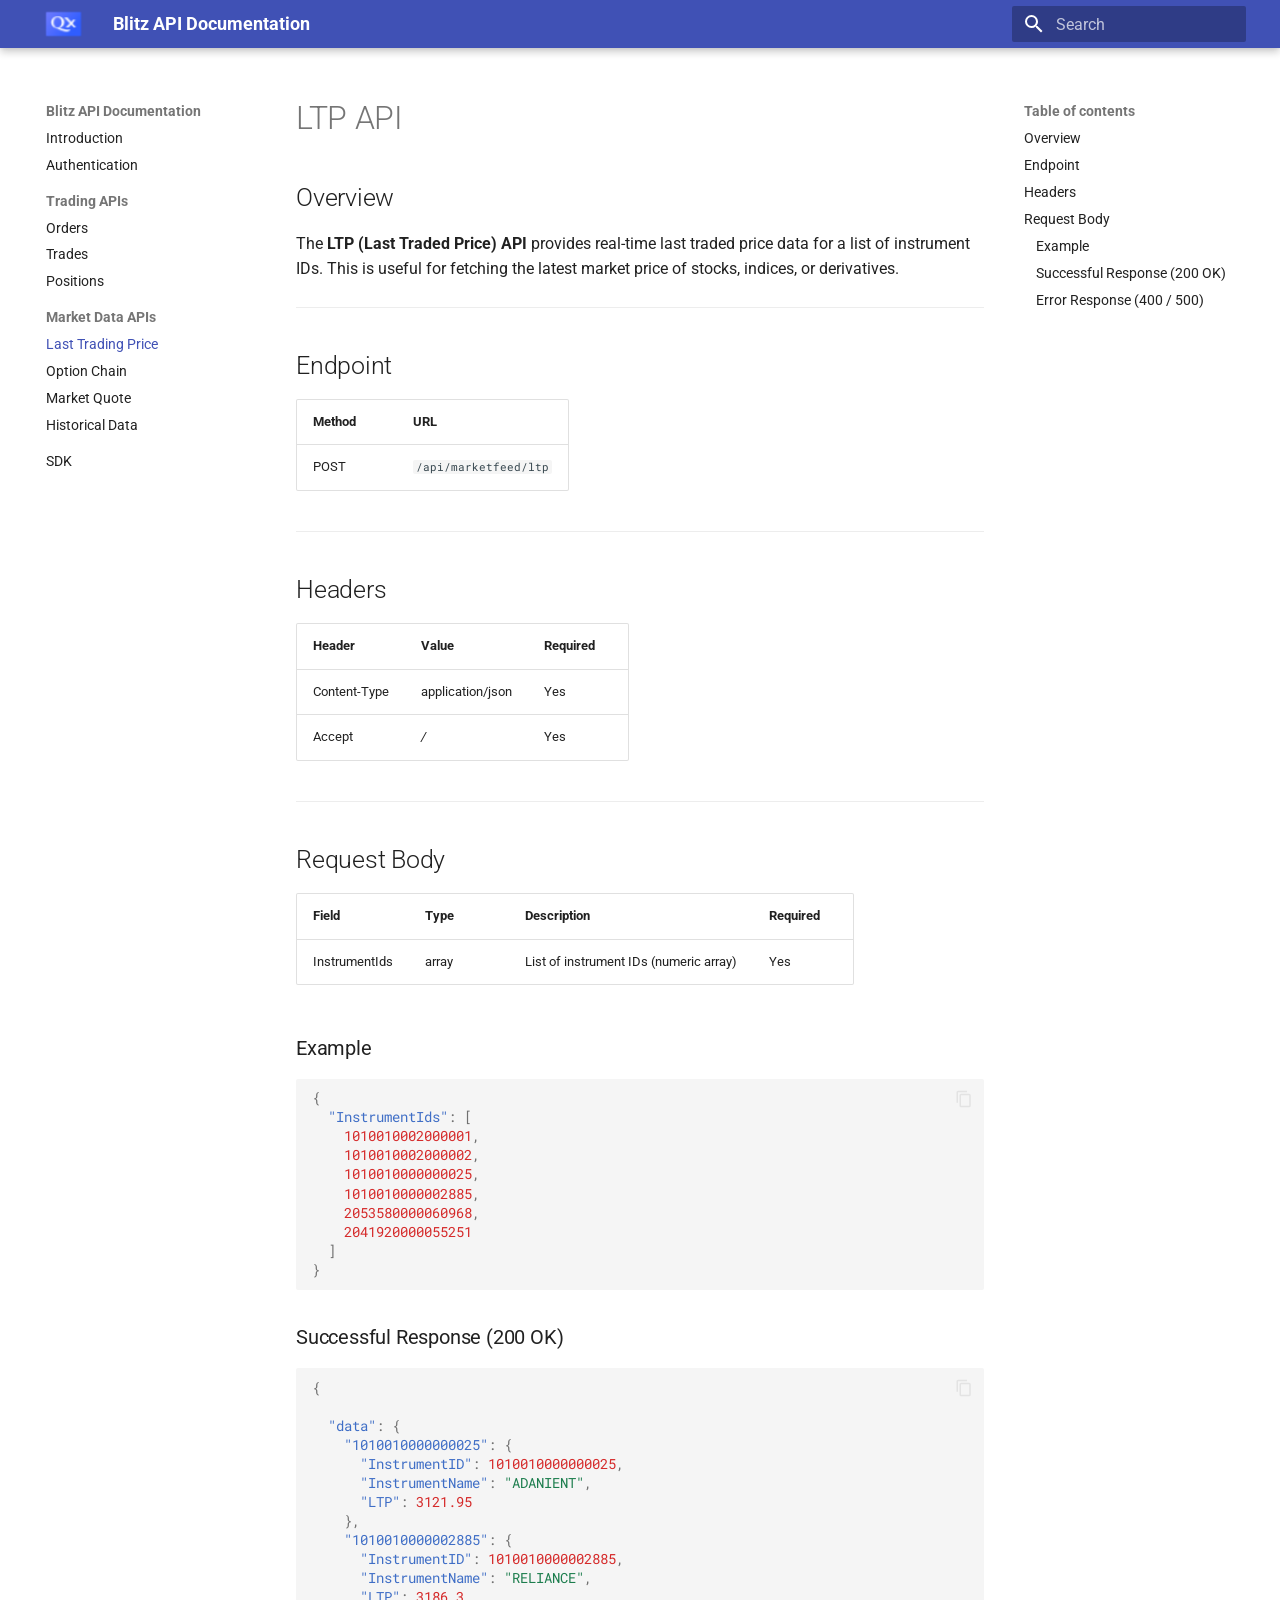
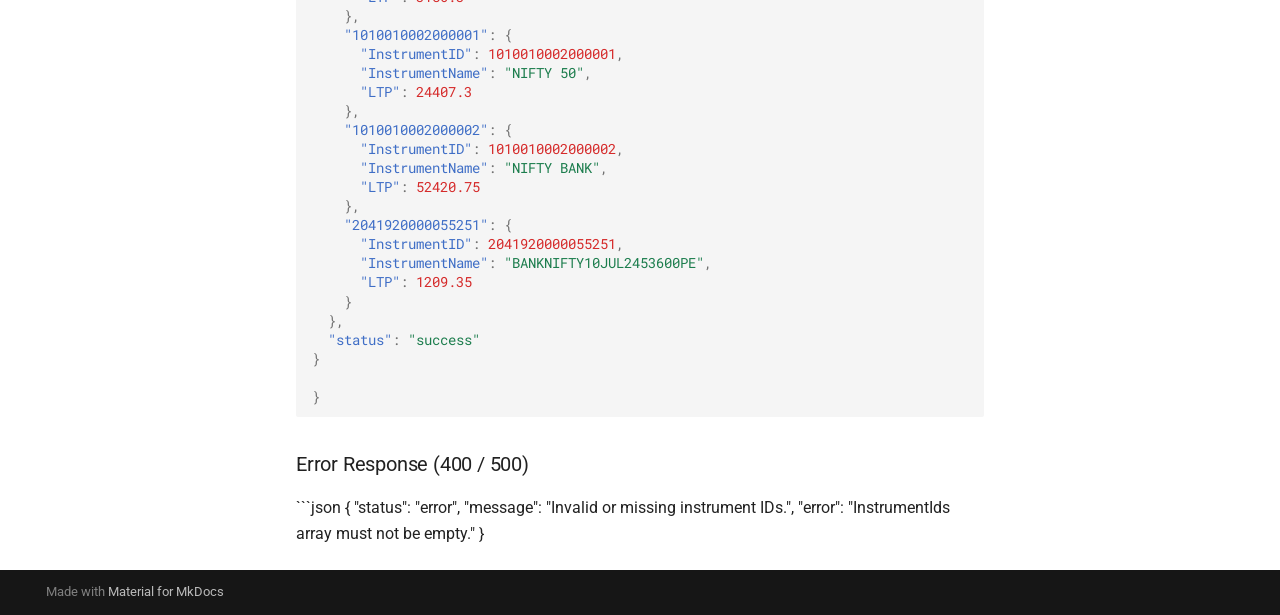
<file: LTP/index.html>
<!doctype html>
<html lang="en" class="no-js">
  <head>
    
      <meta charset="utf-8">
      <meta name="viewport" content="width=device-width,initial-scale=1">
      
      
      
      
        <link rel="prev" href="../positions/">
      
      
        <link rel="next" href="../optionchain/">
      
      
      <link rel="icon" href="../favicon.ico">
      <meta name="generator" content="mkdocs-1.6.1, mkdocs-material-9.6.22">
    
    
      
        <title>Last Trading Price - Blitz API Documentation</title>
      
    
    
      <link rel="stylesheet" href="../assets/stylesheets/main.84d31ad4.min.css">
      
      


    
    
      
    
    
      
        
        
        <link rel="preconnect" href="https://fonts.gstatic.com" crossorigin>
        <link rel="stylesheet" href="https://fonts.googleapis.com/css?family=Roboto:300,300i,400,400i,700,700i%7CRoboto+Mono:400,400i,700,700i&display=fallback">
        <style>:root{--md-text-font:"Roboto";--md-code-font:"Roboto Mono"}</style>
      
    
    
      <link rel="stylesheet" href="../css/custom.css">
    
    <script>__md_scope=new URL("..",location),__md_hash=e=>[...e].reduce(((e,_)=>(e<<5)-e+_.charCodeAt(0)),0),__md_get=(e,_=localStorage,t=__md_scope)=>JSON.parse(_.getItem(t.pathname+"."+e)),__md_set=(e,_,t=localStorage,a=__md_scope)=>{try{t.setItem(a.pathname+"."+e,JSON.stringify(_))}catch(e){}}</script>
    
      

    
    
    
  </head>
  
  
    <body dir="ltr">
  
    
    <input class="md-toggle" data-md-toggle="drawer" type="checkbox" id="__drawer" autocomplete="off">
    <input class="md-toggle" data-md-toggle="search" type="checkbox" id="__search" autocomplete="off">
    <label class="md-overlay" for="__drawer"></label>
    <div data-md-component="skip">
      
        
        <a href="#ltp-api" class="md-skip">
          Skip to content
        </a>
      
    </div>
    <div data-md-component="announce">
      
    </div>
    
    
      

  

<header class="md-header md-header--shadow" data-md-component="header">
  <nav class="md-header__inner md-grid" aria-label="Header">
    <a href=".." title="Blitz API Documentation" class="md-header__button md-logo" aria-label="Blitz API Documentation" data-md-component="logo">
      
  <img src="../icon.png" alt="logo">

    </a>
    <label class="md-header__button md-icon" for="__drawer">
      
      <svg xmlns="http://www.w3.org/2000/svg" viewBox="0 0 24 24"><path d="M3 6h18v2H3zm0 5h18v2H3zm0 5h18v2H3z"/></svg>
    </label>
    <div class="md-header__title" data-md-component="header-title">
      <div class="md-header__ellipsis">
        <div class="md-header__topic">
          <span class="md-ellipsis">
            Blitz API Documentation
          </span>
        </div>
        <div class="md-header__topic" data-md-component="header-topic">
          <span class="md-ellipsis">
            
              Last Trading Price
            
          </span>
        </div>
      </div>
    </div>
    
    
      <script>var palette=__md_get("__palette");if(palette&&palette.color){if("(prefers-color-scheme)"===palette.color.media){var media=matchMedia("(prefers-color-scheme: light)"),input=document.querySelector(media.matches?"[data-md-color-media='(prefers-color-scheme: light)']":"[data-md-color-media='(prefers-color-scheme: dark)']");palette.color.media=input.getAttribute("data-md-color-media"),palette.color.scheme=input.getAttribute("data-md-color-scheme"),palette.color.primary=input.getAttribute("data-md-color-primary"),palette.color.accent=input.getAttribute("data-md-color-accent")}for(var[key,value]of Object.entries(palette.color))document.body.setAttribute("data-md-color-"+key,value)}</script>
    
    
    
      
      
        <label class="md-header__button md-icon" for="__search">
          
          <svg xmlns="http://www.w3.org/2000/svg" viewBox="0 0 24 24"><path d="M9.5 3A6.5 6.5 0 0 1 16 9.5c0 1.61-.59 3.09-1.56 4.23l.27.27h.79l5 5-1.5 1.5-5-5v-.79l-.27-.27A6.52 6.52 0 0 1 9.5 16 6.5 6.5 0 0 1 3 9.5 6.5 6.5 0 0 1 9.5 3m0 2C7 5 5 7 5 9.5S7 14 9.5 14 14 12 14 9.5 12 5 9.5 5"/></svg>
        </label>
        <div class="md-search" data-md-component="search" role="dialog">
  <label class="md-search__overlay" for="__search"></label>
  <div class="md-search__inner" role="search">
    <form class="md-search__form" name="search">
      <input type="text" class="md-search__input" name="query" aria-label="Search" placeholder="Search" autocapitalize="off" autocorrect="off" autocomplete="off" spellcheck="false" data-md-component="search-query" required>
      <label class="md-search__icon md-icon" for="__search">
        
        <svg xmlns="http://www.w3.org/2000/svg" viewBox="0 0 24 24"><path d="M9.5 3A6.5 6.5 0 0 1 16 9.5c0 1.61-.59 3.09-1.56 4.23l.27.27h.79l5 5-1.5 1.5-5-5v-.79l-.27-.27A6.52 6.52 0 0 1 9.5 16 6.5 6.5 0 0 1 3 9.5 6.5 6.5 0 0 1 9.5 3m0 2C7 5 5 7 5 9.5S7 14 9.5 14 14 12 14 9.5 12 5 9.5 5"/></svg>
        
        <svg xmlns="http://www.w3.org/2000/svg" viewBox="0 0 24 24"><path d="M20 11v2H8l5.5 5.5-1.42 1.42L4.16 12l7.92-7.92L13.5 5.5 8 11z"/></svg>
      </label>
      <nav class="md-search__options" aria-label="Search">
        
        <button type="reset" class="md-search__icon md-icon" title="Clear" aria-label="Clear" tabindex="-1">
          
          <svg xmlns="http://www.w3.org/2000/svg" viewBox="0 0 24 24"><path d="M19 6.41 17.59 5 12 10.59 6.41 5 5 6.41 10.59 12 5 17.59 6.41 19 12 13.41 17.59 19 19 17.59 13.41 12z"/></svg>
        </button>
      </nav>
      
    </form>
    <div class="md-search__output">
      <div class="md-search__scrollwrap" tabindex="0" data-md-scrollfix>
        <div class="md-search-result" data-md-component="search-result">
          <div class="md-search-result__meta">
            Initializing search
          </div>
          <ol class="md-search-result__list" role="presentation"></ol>
        </div>
      </div>
    </div>
  </div>
</div>
      
    
    
  </nav>
  
</header>
    
    <div class="md-container" data-md-component="container">
      
      
        
          
        
      
      <main class="md-main" data-md-component="main">
        <div class="md-main__inner md-grid">
          
            
              
              <div class="md-sidebar md-sidebar--primary" data-md-component="sidebar" data-md-type="navigation" >
                <div class="md-sidebar__scrollwrap">
                  <div class="md-sidebar__inner">
                    



<nav class="md-nav md-nav--primary" aria-label="Navigation" data-md-level="0">
  <label class="md-nav__title" for="__drawer">
    <a href=".." title="Blitz API Documentation" class="md-nav__button md-logo" aria-label="Blitz API Documentation" data-md-component="logo">
      
  <img src="../icon.png" alt="logo">

    </a>
    Blitz API Documentation
  </label>
  
  <ul class="md-nav__list" data-md-scrollfix>
    
      
      
  
  
  
  
    <li class="md-nav__item">
      <a href=".." class="md-nav__link">
        
  
  
  <span class="md-ellipsis">
    Introduction
    
  </span>
  

      </a>
    </li>
  

    
      
      
  
  
  
  
    <li class="md-nav__item">
      <a href="../Authentication/" class="md-nav__link">
        
  
  
  <span class="md-ellipsis">
    Authentication
    
  </span>
  

      </a>
    </li>
  

    
      
      
  
  
  
  
    
    
    
    
      
        
        
      
    
    
    <li class="md-nav__item md-nav__item--section md-nav__item--nested">
      
        
        
          
        
        <input class="md-nav__toggle md-toggle md-toggle--indeterminate" type="checkbox" id="__nav_3" >
        
          
          <label class="md-nav__link" for="__nav_3" id="__nav_3_label" tabindex="">
            
  
  
  <span class="md-ellipsis">
    Trading APIs
    
  </span>
  

            <span class="md-nav__icon md-icon"></span>
          </label>
        
        <nav class="md-nav" data-md-level="1" aria-labelledby="__nav_3_label" aria-expanded="false">
          <label class="md-nav__title" for="__nav_3">
            <span class="md-nav__icon md-icon"></span>
            Trading APIs
          </label>
          <ul class="md-nav__list" data-md-scrollfix>
            
              
                
  
  
  
  
    <li class="md-nav__item">
      <a href="../orders/" class="md-nav__link">
        
  
  
  <span class="md-ellipsis">
    Orders
    
  </span>
  

      </a>
    </li>
  

              
            
              
                
  
  
  
  
    <li class="md-nav__item">
      <a href="../trades/" class="md-nav__link">
        
  
  
  <span class="md-ellipsis">
    Trades
    
  </span>
  

      </a>
    </li>
  

              
            
              
                
  
  
  
  
    <li class="md-nav__item">
      <a href="../positions/" class="md-nav__link">
        
  
  
  <span class="md-ellipsis">
    Positions
    
  </span>
  

      </a>
    </li>
  

              
            
          </ul>
        </nav>
      
    </li>
  

    
      
      
  
  
    
  
  
  
    
    
    
    
      
        
        
      
    
    
    <li class="md-nav__item md-nav__item--active md-nav__item--section md-nav__item--nested">
      
        
        
        <input class="md-nav__toggle md-toggle " type="checkbox" id="__nav_4" checked>
        
          
          <label class="md-nav__link" for="__nav_4" id="__nav_4_label" tabindex="">
            
  
  
  <span class="md-ellipsis">
    Market Data APIs
    
  </span>
  

            <span class="md-nav__icon md-icon"></span>
          </label>
        
        <nav class="md-nav" data-md-level="1" aria-labelledby="__nav_4_label" aria-expanded="true">
          <label class="md-nav__title" for="__nav_4">
            <span class="md-nav__icon md-icon"></span>
            Market Data APIs
          </label>
          <ul class="md-nav__list" data-md-scrollfix>
            
              
                
  
  
    
  
  
  
    <li class="md-nav__item md-nav__item--active">
      
      <input class="md-nav__toggle md-toggle" type="checkbox" id="__toc">
      
      
        
      
      
        <label class="md-nav__link md-nav__link--active" for="__toc">
          
  
  
  <span class="md-ellipsis">
    Last Trading Price
    
  </span>
  

          <span class="md-nav__icon md-icon"></span>
        </label>
      
      <a href="./" class="md-nav__link md-nav__link--active">
        
  
  
  <span class="md-ellipsis">
    Last Trading Price
    
  </span>
  

      </a>
      
        

<nav class="md-nav md-nav--secondary" aria-label="Table of contents">
  
  
  
    
  
  
    <label class="md-nav__title" for="__toc">
      <span class="md-nav__icon md-icon"></span>
      Table of contents
    </label>
    <ul class="md-nav__list" data-md-component="toc" data-md-scrollfix>
      
        <li class="md-nav__item">
  <a href="#overview" class="md-nav__link">
    <span class="md-ellipsis">
      Overview
    </span>
  </a>
  
</li>
      
        <li class="md-nav__item">
  <a href="#endpoint" class="md-nav__link">
    <span class="md-ellipsis">
      Endpoint
    </span>
  </a>
  
</li>
      
        <li class="md-nav__item">
  <a href="#headers" class="md-nav__link">
    <span class="md-ellipsis">
      Headers
    </span>
  </a>
  
</li>
      
        <li class="md-nav__item">
  <a href="#request-body" class="md-nav__link">
    <span class="md-ellipsis">
      Request Body
    </span>
  </a>
  
    <nav class="md-nav" aria-label="Request Body">
      <ul class="md-nav__list">
        
          <li class="md-nav__item">
  <a href="#example" class="md-nav__link">
    <span class="md-ellipsis">
      Example
    </span>
  </a>
  
</li>
        
          <li class="md-nav__item">
  <a href="#successful-response-200-ok" class="md-nav__link">
    <span class="md-ellipsis">
      Successful Response (200 OK)
    </span>
  </a>
  
</li>
        
          <li class="md-nav__item">
  <a href="#error-response-400-500" class="md-nav__link">
    <span class="md-ellipsis">
      Error Response (400 / 500)
    </span>
  </a>
  
</li>
        
      </ul>
    </nav>
  
</li>
      
    </ul>
  
</nav>
      
    </li>
  

              
            
              
                
  
  
  
  
    <li class="md-nav__item">
      <a href="../optionchain/" class="md-nav__link">
        
  
  
  <span class="md-ellipsis">
    Option Chain
    
  </span>
  

      </a>
    </li>
  

              
            
              
                
  
  
  
  
    <li class="md-nav__item">
      <a href="../marketquote/" class="md-nav__link">
        
  
  
  <span class="md-ellipsis">
    Market Quote
    
  </span>
  

      </a>
    </li>
  

              
            
              
                
  
  
  
  
    <li class="md-nav__item">
      <a href="../historicaldata/" class="md-nav__link">
        
  
  
  <span class="md-ellipsis">
    Historical Data
    
  </span>
  

      </a>
    </li>
  

              
            
          </ul>
        </nav>
      
    </li>
  

    
      
      
  
  
  
  
    <li class="md-nav__item">
      <a href="../sdk/" class="md-nav__link">
        
  
  
  <span class="md-ellipsis">
    SDK
    
  </span>
  

      </a>
    </li>
  

    
  </ul>
</nav>
                  </div>
                </div>
              </div>
            
            
              
              <div class="md-sidebar md-sidebar--secondary" data-md-component="sidebar" data-md-type="toc" >
                <div class="md-sidebar__scrollwrap">
                  <div class="md-sidebar__inner">
                    

<nav class="md-nav md-nav--secondary" aria-label="Table of contents">
  
  
  
    
  
  
    <label class="md-nav__title" for="__toc">
      <span class="md-nav__icon md-icon"></span>
      Table of contents
    </label>
    <ul class="md-nav__list" data-md-component="toc" data-md-scrollfix>
      
        <li class="md-nav__item">
  <a href="#overview" class="md-nav__link">
    <span class="md-ellipsis">
      Overview
    </span>
  </a>
  
</li>
      
        <li class="md-nav__item">
  <a href="#endpoint" class="md-nav__link">
    <span class="md-ellipsis">
      Endpoint
    </span>
  </a>
  
</li>
      
        <li class="md-nav__item">
  <a href="#headers" class="md-nav__link">
    <span class="md-ellipsis">
      Headers
    </span>
  </a>
  
</li>
      
        <li class="md-nav__item">
  <a href="#request-body" class="md-nav__link">
    <span class="md-ellipsis">
      Request Body
    </span>
  </a>
  
    <nav class="md-nav" aria-label="Request Body">
      <ul class="md-nav__list">
        
          <li class="md-nav__item">
  <a href="#example" class="md-nav__link">
    <span class="md-ellipsis">
      Example
    </span>
  </a>
  
</li>
        
          <li class="md-nav__item">
  <a href="#successful-response-200-ok" class="md-nav__link">
    <span class="md-ellipsis">
      Successful Response (200 OK)
    </span>
  </a>
  
</li>
        
          <li class="md-nav__item">
  <a href="#error-response-400-500" class="md-nav__link">
    <span class="md-ellipsis">
      Error Response (400 / 500)
    </span>
  </a>
  
</li>
        
      </ul>
    </nav>
  
</li>
      
    </ul>
  
</nav>
                  </div>
                </div>
              </div>
            
          
          
            <div class="md-content" data-md-component="content">
              <article class="md-content__inner md-typeset">
                
                  



<h1 id="ltp-api">LTP API<a class="headerlink" href="#ltp-api" title="Permanent link">&para;</a></h1>
<h2 id="overview">Overview<a class="headerlink" href="#overview" title="Permanent link">&para;</a></h2>
<p>The <strong>LTP (Last Traded Price) API</strong> provides real-time last traded price data for a list of instrument IDs. This is useful for fetching the latest market price of stocks, indices, or derivatives.</p>
<hr />
<h2 id="endpoint">Endpoint<a class="headerlink" href="#endpoint" title="Permanent link">&para;</a></h2>
<table>
<thead>
<tr>
<th>Method</th>
<th>URL</th>
</tr>
</thead>
<tbody>
<tr>
<td>POST</td>
<td><code>/api/marketfeed/ltp</code></td>
</tr>
</tbody>
</table>
<hr />
<h2 id="headers">Headers<a class="headerlink" href="#headers" title="Permanent link">&para;</a></h2>
<table>
<thead>
<tr>
<th>Header</th>
<th>Value</th>
<th>Required</th>
</tr>
</thead>
<tbody>
<tr>
<td>Content-Type</td>
<td>application/json</td>
<td>Yes</td>
</tr>
<tr>
<td>Accept</td>
<td><em>/</em></td>
<td>Yes</td>
</tr>
</tbody>
</table>
<hr />
<h2 id="request-body">Request Body<a class="headerlink" href="#request-body" title="Permanent link">&para;</a></h2>
<table>
<thead>
<tr>
<th>Field</th>
<th>Type</th>
<th>Description</th>
<th>Required</th>
</tr>
</thead>
<tbody>
<tr>
<td>InstrumentIds</td>
<td>array</td>
<td>List of instrument IDs (numeric array)</td>
<td>Yes</td>
</tr>
</tbody>
</table>
<h3 id="example">Example<a class="headerlink" href="#example" title="Permanent link">&para;</a></h3>
<div class="highlight"><pre><span></span><code><span class="p">{</span>
<span class="w">  </span><span class="nt">&quot;InstrumentIds&quot;</span><span class="p">:</span><span class="w"> </span><span class="p">[</span>
<span class="w">    </span><span class="mi">1010010002000001</span><span class="p">,</span>
<span class="w">    </span><span class="mi">1010010002000002</span><span class="p">,</span>
<span class="w">    </span><span class="mi">1010010000000025</span><span class="p">,</span>
<span class="w">    </span><span class="mi">1010010000002885</span><span class="p">,</span>
<span class="w">    </span><span class="mi">2053580000060968</span><span class="p">,</span>
<span class="w">    </span><span class="mi">2041920000055251</span>
<span class="w">  </span><span class="p">]</span>
<span class="p">}</span>
</code></pre></div>
<h3 id="successful-response-200-ok">Successful Response (200 OK)<a class="headerlink" href="#successful-response-200-ok" title="Permanent link">&para;</a></h3>
<div class="highlight"><pre><span></span><code><span class="p">{</span>

<span class="w">  </span><span class="nt">&quot;data&quot;</span><span class="p">:</span><span class="w"> </span><span class="p">{</span>
<span class="w">    </span><span class="nt">&quot;1010010000000025&quot;</span><span class="p">:</span><span class="w"> </span><span class="p">{</span>
<span class="w">      </span><span class="nt">&quot;InstrumentID&quot;</span><span class="p">:</span><span class="w"> </span><span class="mi">1010010000000025</span><span class="p">,</span>
<span class="w">      </span><span class="nt">&quot;InstrumentName&quot;</span><span class="p">:</span><span class="w"> </span><span class="s2">&quot;ADANIENT&quot;</span><span class="p">,</span>
<span class="w">      </span><span class="nt">&quot;LTP&quot;</span><span class="p">:</span><span class="w"> </span><span class="mf">3121.95</span>
<span class="w">    </span><span class="p">},</span>
<span class="w">    </span><span class="nt">&quot;1010010000002885&quot;</span><span class="p">:</span><span class="w"> </span><span class="p">{</span>
<span class="w">      </span><span class="nt">&quot;InstrumentID&quot;</span><span class="p">:</span><span class="w"> </span><span class="mi">1010010000002885</span><span class="p">,</span>
<span class="w">      </span><span class="nt">&quot;InstrumentName&quot;</span><span class="p">:</span><span class="w"> </span><span class="s2">&quot;RELIANCE&quot;</span><span class="p">,</span>
<span class="w">      </span><span class="nt">&quot;LTP&quot;</span><span class="p">:</span><span class="w"> </span><span class="mf">3186.3</span>
<span class="w">    </span><span class="p">},</span>
<span class="w">    </span><span class="nt">&quot;1010010002000001&quot;</span><span class="p">:</span><span class="w"> </span><span class="p">{</span>
<span class="w">      </span><span class="nt">&quot;InstrumentID&quot;</span><span class="p">:</span><span class="w"> </span><span class="mi">1010010002000001</span><span class="p">,</span>
<span class="w">      </span><span class="nt">&quot;InstrumentName&quot;</span><span class="p">:</span><span class="w"> </span><span class="s2">&quot;NIFTY 50&quot;</span><span class="p">,</span>
<span class="w">      </span><span class="nt">&quot;LTP&quot;</span><span class="p">:</span><span class="w"> </span><span class="mf">24407.3</span>
<span class="w">    </span><span class="p">},</span>
<span class="w">    </span><span class="nt">&quot;1010010002000002&quot;</span><span class="p">:</span><span class="w"> </span><span class="p">{</span>
<span class="w">      </span><span class="nt">&quot;InstrumentID&quot;</span><span class="p">:</span><span class="w"> </span><span class="mi">1010010002000002</span><span class="p">,</span>
<span class="w">      </span><span class="nt">&quot;InstrumentName&quot;</span><span class="p">:</span><span class="w"> </span><span class="s2">&quot;NIFTY BANK&quot;</span><span class="p">,</span>
<span class="w">      </span><span class="nt">&quot;LTP&quot;</span><span class="p">:</span><span class="w"> </span><span class="mf">52420.75</span>
<span class="w">    </span><span class="p">},</span>
<span class="w">    </span><span class="nt">&quot;2041920000055251&quot;</span><span class="p">:</span><span class="w"> </span><span class="p">{</span>
<span class="w">      </span><span class="nt">&quot;InstrumentID&quot;</span><span class="p">:</span><span class="w"> </span><span class="mi">2041920000055251</span><span class="p">,</span>
<span class="w">      </span><span class="nt">&quot;InstrumentName&quot;</span><span class="p">:</span><span class="w"> </span><span class="s2">&quot;BANKNIFTY10JUL2453600PE&quot;</span><span class="p">,</span>
<span class="w">      </span><span class="nt">&quot;LTP&quot;</span><span class="p">:</span><span class="w"> </span><span class="mf">1209.35</span>
<span class="w">    </span><span class="p">}</span>
<span class="w">  </span><span class="p">},</span>
<span class="w">  </span><span class="nt">&quot;status&quot;</span><span class="p">:</span><span class="w"> </span><span class="s2">&quot;success&quot;</span>
<span class="p">}</span>

<span class="p">}</span>
</code></pre></div>
<h3 id="error-response-400-500">Error Response (400 / 500)<a class="headerlink" href="#error-response-400-500" title="Permanent link">&para;</a></h3>
<p>```json
 {
  "status": "error",
  "message": "Invalid or missing instrument IDs.",
  "error": "InstrumentIds array must not be empty."
}</p>












                
              </article>
            </div>
          
          
<script>var target=document.getElementById(location.hash.slice(1));target&&target.name&&(target.checked=target.name.startsWith("__tabbed_"))</script>
        </div>
        
      </main>
      
        <footer class="md-footer">
  
  <div class="md-footer-meta md-typeset">
    <div class="md-footer-meta__inner md-grid">
      <div class="md-copyright">
  
  
    Made with
    <a href="https://squidfunk.github.io/mkdocs-material/" target="_blank" rel="noopener">
      Material for MkDocs
    </a>
  
</div>
      
    </div>
  </div>
</footer>
      
    </div>
    <div class="md-dialog" data-md-component="dialog">
      <div class="md-dialog__inner md-typeset"></div>
    </div>
    
    
    
      
      <script id="__config" type="application/json">{"base": "..", "features": ["navigation.expand", "content.code.copy", "navigation.sections", "navigation.tracking", "toc.follow"], "search": "../assets/javascripts/workers/search.973d3a69.min.js", "tags": null, "translations": {"clipboard.copied": "Copied to clipboard", "clipboard.copy": "Copy to clipboard", "search.result.more.one": "1 more on this page", "search.result.more.other": "# more on this page", "search.result.none": "No matching documents", "search.result.one": "1 matching document", "search.result.other": "# matching documents", "search.result.placeholder": "Type to start searching", "search.result.term.missing": "Missing", "select.version": "Select version"}, "version": null}</script>
    
    
      <script src="../assets/javascripts/bundle.f55a23d4.min.js"></script>
      
    
  </body>
</html>
</file>
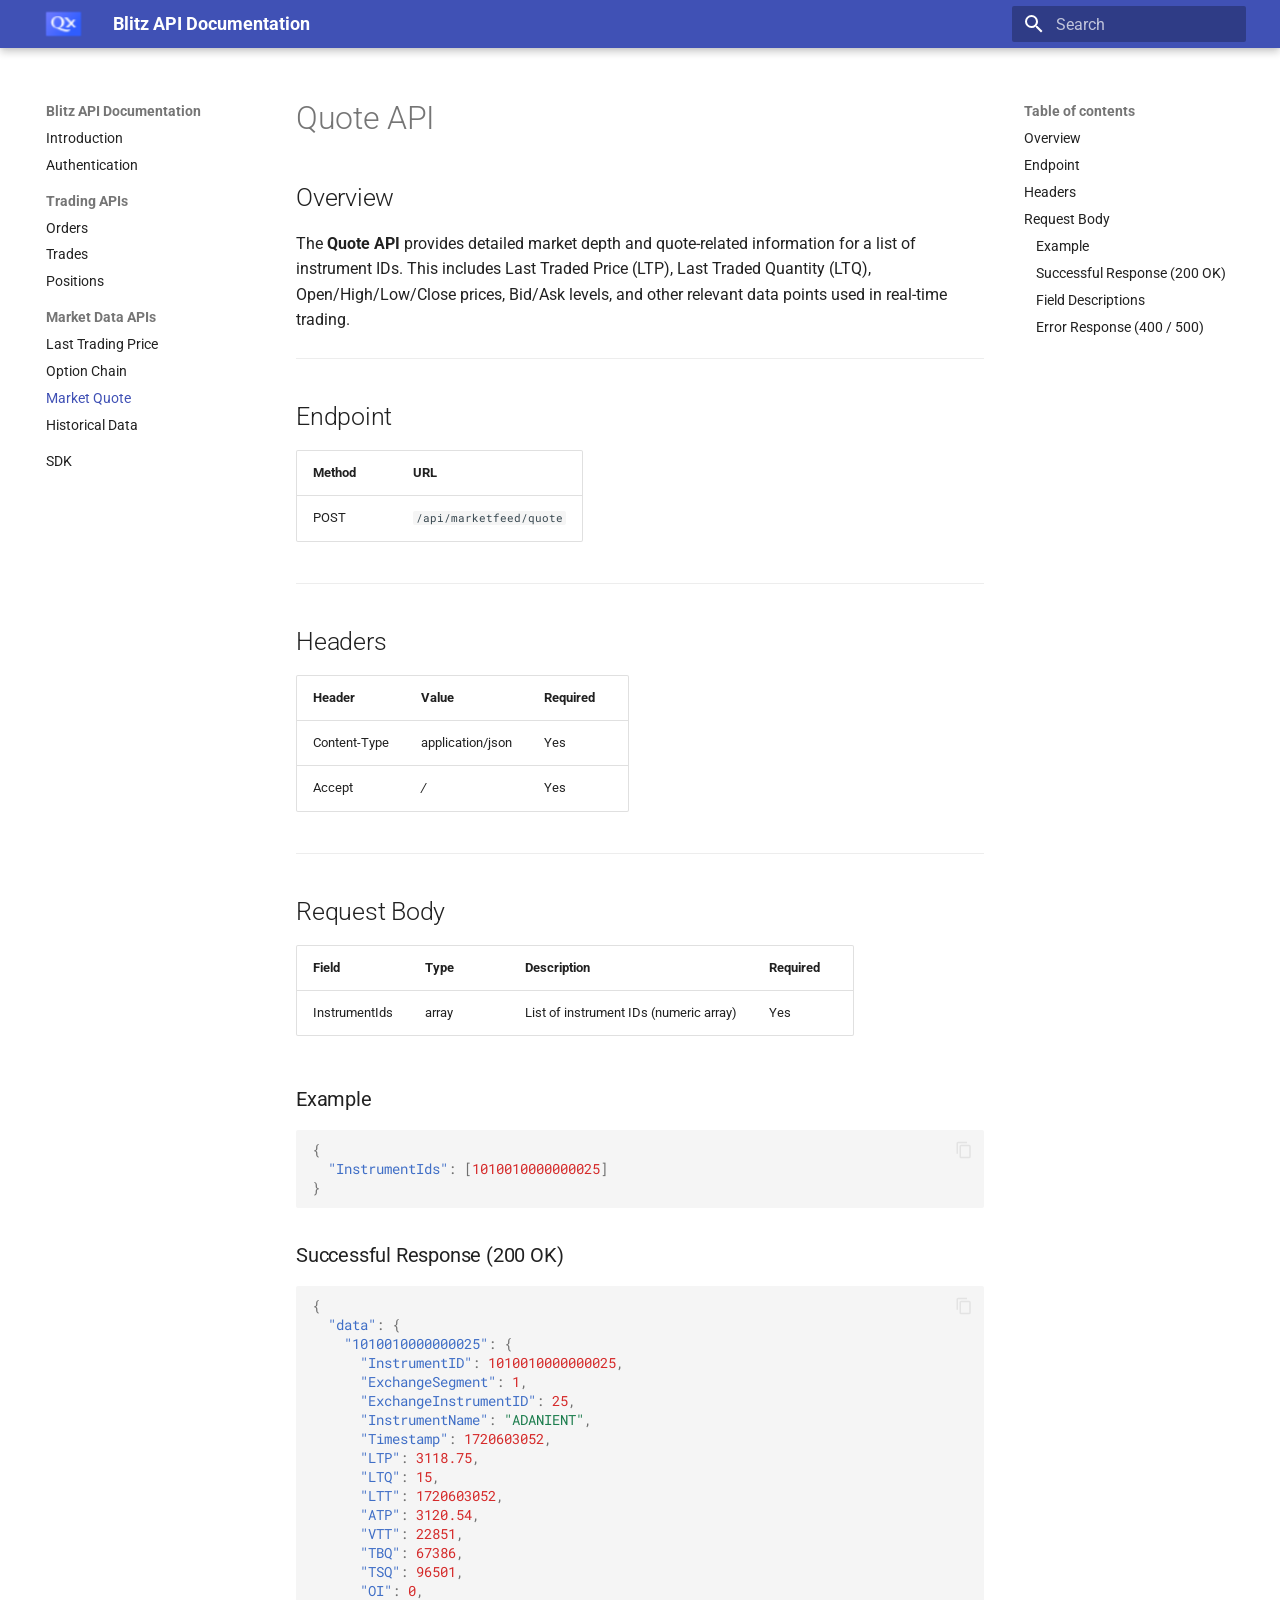
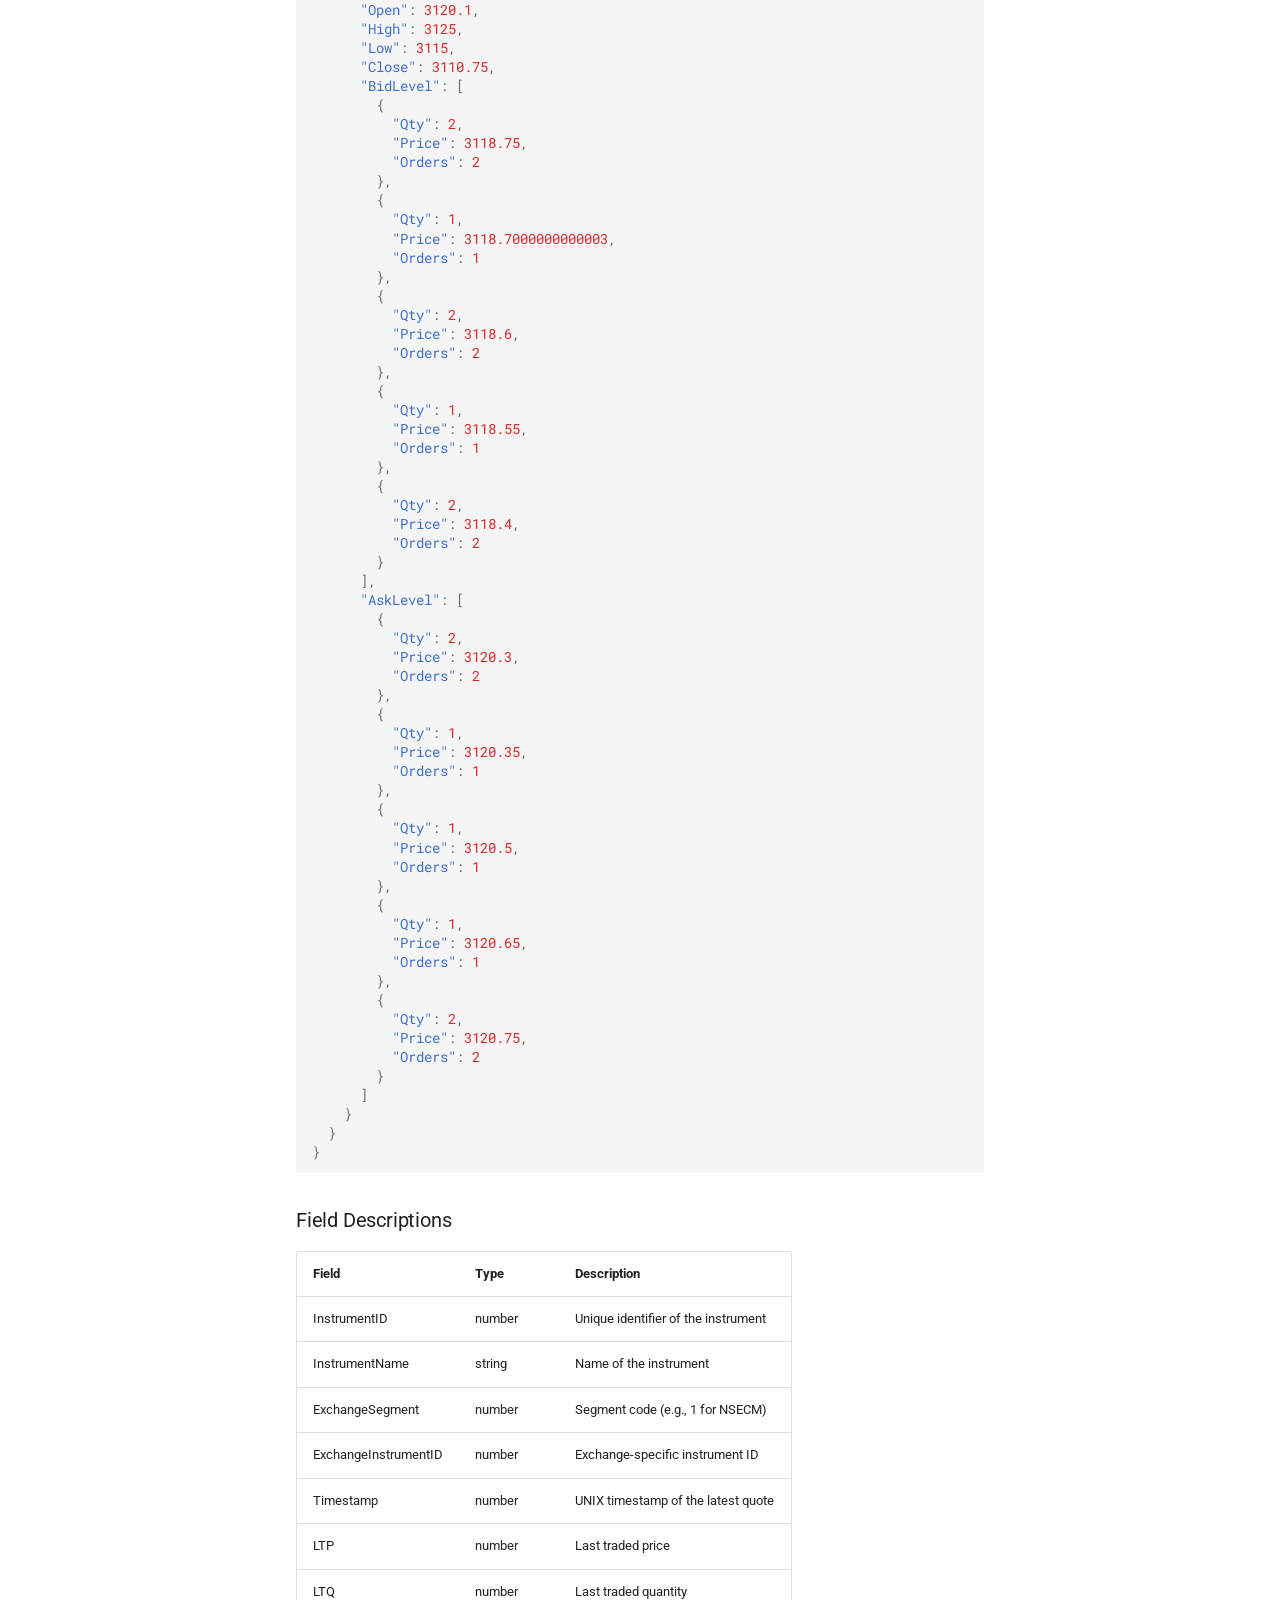
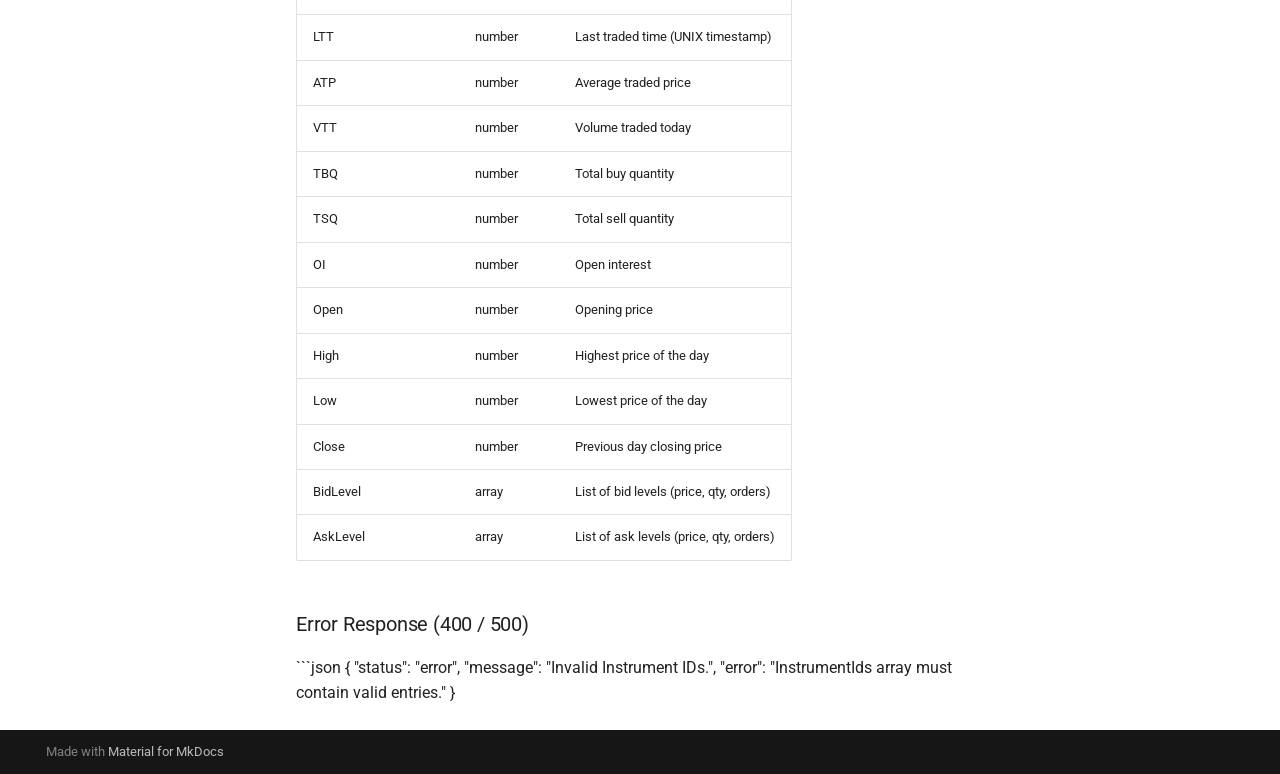
<file: marketquote/index.html>
<!doctype html>
<html lang="en" class="no-js">
  <head>
    
      <meta charset="utf-8">
      <meta name="viewport" content="width=device-width,initial-scale=1">
      
      
      
      
        <link rel="prev" href="../optionchain/">
      
      
        <link rel="next" href="../historicaldata/">
      
      
      <link rel="icon" href="../favicon.ico">
      <meta name="generator" content="mkdocs-1.6.1, mkdocs-material-9.6.22">
    
    
      
        <title>Market Quote - Blitz API Documentation</title>
      
    
    
      <link rel="stylesheet" href="../assets/stylesheets/main.84d31ad4.min.css">
      
      


    
    
      
    
    
      
        
        
        <link rel="preconnect" href="https://fonts.gstatic.com" crossorigin>
        <link rel="stylesheet" href="https://fonts.googleapis.com/css?family=Roboto:300,300i,400,400i,700,700i%7CRoboto+Mono:400,400i,700,700i&display=fallback">
        <style>:root{--md-text-font:"Roboto";--md-code-font:"Roboto Mono"}</style>
      
    
    
      <link rel="stylesheet" href="../css/custom.css">
    
    <script>__md_scope=new URL("..",location),__md_hash=e=>[...e].reduce(((e,_)=>(e<<5)-e+_.charCodeAt(0)),0),__md_get=(e,_=localStorage,t=__md_scope)=>JSON.parse(_.getItem(t.pathname+"."+e)),__md_set=(e,_,t=localStorage,a=__md_scope)=>{try{t.setItem(a.pathname+"."+e,JSON.stringify(_))}catch(e){}}</script>
    
      

    
    
    
  </head>
  
  
    <body dir="ltr">
  
    
    <input class="md-toggle" data-md-toggle="drawer" type="checkbox" id="__drawer" autocomplete="off">
    <input class="md-toggle" data-md-toggle="search" type="checkbox" id="__search" autocomplete="off">
    <label class="md-overlay" for="__drawer"></label>
    <div data-md-component="skip">
      
        
        <a href="#quote-api" class="md-skip">
          Skip to content
        </a>
      
    </div>
    <div data-md-component="announce">
      
    </div>
    
    
      

  

<header class="md-header md-header--shadow" data-md-component="header">
  <nav class="md-header__inner md-grid" aria-label="Header">
    <a href=".." title="Blitz API Documentation" class="md-header__button md-logo" aria-label="Blitz API Documentation" data-md-component="logo">
      
  <img src="../icon.png" alt="logo">

    </a>
    <label class="md-header__button md-icon" for="__drawer">
      
      <svg xmlns="http://www.w3.org/2000/svg" viewBox="0 0 24 24"><path d="M3 6h18v2H3zm0 5h18v2H3zm0 5h18v2H3z"/></svg>
    </label>
    <div class="md-header__title" data-md-component="header-title">
      <div class="md-header__ellipsis">
        <div class="md-header__topic">
          <span class="md-ellipsis">
            Blitz API Documentation
          </span>
        </div>
        <div class="md-header__topic" data-md-component="header-topic">
          <span class="md-ellipsis">
            
              Market Quote
            
          </span>
        </div>
      </div>
    </div>
    
    
      <script>var palette=__md_get("__palette");if(palette&&palette.color){if("(prefers-color-scheme)"===palette.color.media){var media=matchMedia("(prefers-color-scheme: light)"),input=document.querySelector(media.matches?"[data-md-color-media='(prefers-color-scheme: light)']":"[data-md-color-media='(prefers-color-scheme: dark)']");palette.color.media=input.getAttribute("data-md-color-media"),palette.color.scheme=input.getAttribute("data-md-color-scheme"),palette.color.primary=input.getAttribute("data-md-color-primary"),palette.color.accent=input.getAttribute("data-md-color-accent")}for(var[key,value]of Object.entries(palette.color))document.body.setAttribute("data-md-color-"+key,value)}</script>
    
    
    
      
      
        <label class="md-header__button md-icon" for="__search">
          
          <svg xmlns="http://www.w3.org/2000/svg" viewBox="0 0 24 24"><path d="M9.5 3A6.5 6.5 0 0 1 16 9.5c0 1.61-.59 3.09-1.56 4.23l.27.27h.79l5 5-1.5 1.5-5-5v-.79l-.27-.27A6.52 6.52 0 0 1 9.5 16 6.5 6.5 0 0 1 3 9.5 6.5 6.5 0 0 1 9.5 3m0 2C7 5 5 7 5 9.5S7 14 9.5 14 14 12 14 9.5 12 5 9.5 5"/></svg>
        </label>
        <div class="md-search" data-md-component="search" role="dialog">
  <label class="md-search__overlay" for="__search"></label>
  <div class="md-search__inner" role="search">
    <form class="md-search__form" name="search">
      <input type="text" class="md-search__input" name="query" aria-label="Search" placeholder="Search" autocapitalize="off" autocorrect="off" autocomplete="off" spellcheck="false" data-md-component="search-query" required>
      <label class="md-search__icon md-icon" for="__search">
        
        <svg xmlns="http://www.w3.org/2000/svg" viewBox="0 0 24 24"><path d="M9.5 3A6.5 6.5 0 0 1 16 9.5c0 1.61-.59 3.09-1.56 4.23l.27.27h.79l5 5-1.5 1.5-5-5v-.79l-.27-.27A6.52 6.52 0 0 1 9.5 16 6.5 6.5 0 0 1 3 9.5 6.5 6.5 0 0 1 9.5 3m0 2C7 5 5 7 5 9.5S7 14 9.5 14 14 12 14 9.5 12 5 9.5 5"/></svg>
        
        <svg xmlns="http://www.w3.org/2000/svg" viewBox="0 0 24 24"><path d="M20 11v2H8l5.5 5.5-1.42 1.42L4.16 12l7.92-7.92L13.5 5.5 8 11z"/></svg>
      </label>
      <nav class="md-search__options" aria-label="Search">
        
        <button type="reset" class="md-search__icon md-icon" title="Clear" aria-label="Clear" tabindex="-1">
          
          <svg xmlns="http://www.w3.org/2000/svg" viewBox="0 0 24 24"><path d="M19 6.41 17.59 5 12 10.59 6.41 5 5 6.41 10.59 12 5 17.59 6.41 19 12 13.41 17.59 19 19 17.59 13.41 12z"/></svg>
        </button>
      </nav>
      
    </form>
    <div class="md-search__output">
      <div class="md-search__scrollwrap" tabindex="0" data-md-scrollfix>
        <div class="md-search-result" data-md-component="search-result">
          <div class="md-search-result__meta">
            Initializing search
          </div>
          <ol class="md-search-result__list" role="presentation"></ol>
        </div>
      </div>
    </div>
  </div>
</div>
      
    
    
  </nav>
  
</header>
    
    <div class="md-container" data-md-component="container">
      
      
        
          
        
      
      <main class="md-main" data-md-component="main">
        <div class="md-main__inner md-grid">
          
            
              
              <div class="md-sidebar md-sidebar--primary" data-md-component="sidebar" data-md-type="navigation" >
                <div class="md-sidebar__scrollwrap">
                  <div class="md-sidebar__inner">
                    



<nav class="md-nav md-nav--primary" aria-label="Navigation" data-md-level="0">
  <label class="md-nav__title" for="__drawer">
    <a href=".." title="Blitz API Documentation" class="md-nav__button md-logo" aria-label="Blitz API Documentation" data-md-component="logo">
      
  <img src="../icon.png" alt="logo">

    </a>
    Blitz API Documentation
  </label>
  
  <ul class="md-nav__list" data-md-scrollfix>
    
      
      
  
  
  
  
    <li class="md-nav__item">
      <a href=".." class="md-nav__link">
        
  
  
  <span class="md-ellipsis">
    Introduction
    
  </span>
  

      </a>
    </li>
  

    
      
      
  
  
  
  
    <li class="md-nav__item">
      <a href="../Authentication/" class="md-nav__link">
        
  
  
  <span class="md-ellipsis">
    Authentication
    
  </span>
  

      </a>
    </li>
  

    
      
      
  
  
  
  
    
    
    
    
      
        
        
      
    
    
    <li class="md-nav__item md-nav__item--section md-nav__item--nested">
      
        
        
          
        
        <input class="md-nav__toggle md-toggle md-toggle--indeterminate" type="checkbox" id="__nav_3" >
        
          
          <label class="md-nav__link" for="__nav_3" id="__nav_3_label" tabindex="">
            
  
  
  <span class="md-ellipsis">
    Trading APIs
    
  </span>
  

            <span class="md-nav__icon md-icon"></span>
          </label>
        
        <nav class="md-nav" data-md-level="1" aria-labelledby="__nav_3_label" aria-expanded="false">
          <label class="md-nav__title" for="__nav_3">
            <span class="md-nav__icon md-icon"></span>
            Trading APIs
          </label>
          <ul class="md-nav__list" data-md-scrollfix>
            
              
                
  
  
  
  
    <li class="md-nav__item">
      <a href="../orders/" class="md-nav__link">
        
  
  
  <span class="md-ellipsis">
    Orders
    
  </span>
  

      </a>
    </li>
  

              
            
              
                
  
  
  
  
    <li class="md-nav__item">
      <a href="../trades/" class="md-nav__link">
        
  
  
  <span class="md-ellipsis">
    Trades
    
  </span>
  

      </a>
    </li>
  

              
            
              
                
  
  
  
  
    <li class="md-nav__item">
      <a href="../positions/" class="md-nav__link">
        
  
  
  <span class="md-ellipsis">
    Positions
    
  </span>
  

      </a>
    </li>
  

              
            
          </ul>
        </nav>
      
    </li>
  

    
      
      
  
  
    
  
  
  
    
    
    
    
      
        
        
      
    
    
    <li class="md-nav__item md-nav__item--active md-nav__item--section md-nav__item--nested">
      
        
        
        <input class="md-nav__toggle md-toggle " type="checkbox" id="__nav_4" checked>
        
          
          <label class="md-nav__link" for="__nav_4" id="__nav_4_label" tabindex="">
            
  
  
  <span class="md-ellipsis">
    Market Data APIs
    
  </span>
  

            <span class="md-nav__icon md-icon"></span>
          </label>
        
        <nav class="md-nav" data-md-level="1" aria-labelledby="__nav_4_label" aria-expanded="true">
          <label class="md-nav__title" for="__nav_4">
            <span class="md-nav__icon md-icon"></span>
            Market Data APIs
          </label>
          <ul class="md-nav__list" data-md-scrollfix>
            
              
                
  
  
  
  
    <li class="md-nav__item">
      <a href="../LTP/" class="md-nav__link">
        
  
  
  <span class="md-ellipsis">
    Last Trading Price
    
  </span>
  

      </a>
    </li>
  

              
            
              
                
  
  
  
  
    <li class="md-nav__item">
      <a href="../optionchain/" class="md-nav__link">
        
  
  
  <span class="md-ellipsis">
    Option Chain
    
  </span>
  

      </a>
    </li>
  

              
            
              
                
  
  
    
  
  
  
    <li class="md-nav__item md-nav__item--active">
      
      <input class="md-nav__toggle md-toggle" type="checkbox" id="__toc">
      
      
        
      
      
        <label class="md-nav__link md-nav__link--active" for="__toc">
          
  
  
  <span class="md-ellipsis">
    Market Quote
    
  </span>
  

          <span class="md-nav__icon md-icon"></span>
        </label>
      
      <a href="./" class="md-nav__link md-nav__link--active">
        
  
  
  <span class="md-ellipsis">
    Market Quote
    
  </span>
  

      </a>
      
        

<nav class="md-nav md-nav--secondary" aria-label="Table of contents">
  
  
  
    
  
  
    <label class="md-nav__title" for="__toc">
      <span class="md-nav__icon md-icon"></span>
      Table of contents
    </label>
    <ul class="md-nav__list" data-md-component="toc" data-md-scrollfix>
      
        <li class="md-nav__item">
  <a href="#overview" class="md-nav__link">
    <span class="md-ellipsis">
      Overview
    </span>
  </a>
  
</li>
      
        <li class="md-nav__item">
  <a href="#endpoint" class="md-nav__link">
    <span class="md-ellipsis">
      Endpoint
    </span>
  </a>
  
</li>
      
        <li class="md-nav__item">
  <a href="#headers" class="md-nav__link">
    <span class="md-ellipsis">
      Headers
    </span>
  </a>
  
</li>
      
        <li class="md-nav__item">
  <a href="#request-body" class="md-nav__link">
    <span class="md-ellipsis">
      Request Body
    </span>
  </a>
  
    <nav class="md-nav" aria-label="Request Body">
      <ul class="md-nav__list">
        
          <li class="md-nav__item">
  <a href="#example" class="md-nav__link">
    <span class="md-ellipsis">
      Example
    </span>
  </a>
  
</li>
        
          <li class="md-nav__item">
  <a href="#successful-response-200-ok" class="md-nav__link">
    <span class="md-ellipsis">
      Successful Response (200 OK)
    </span>
  </a>
  
</li>
        
          <li class="md-nav__item">
  <a href="#field-descriptions" class="md-nav__link">
    <span class="md-ellipsis">
      Field Descriptions
    </span>
  </a>
  
</li>
        
          <li class="md-nav__item">
  <a href="#error-response-400-500" class="md-nav__link">
    <span class="md-ellipsis">
      Error Response (400 / 500)
    </span>
  </a>
  
</li>
        
      </ul>
    </nav>
  
</li>
      
    </ul>
  
</nav>
      
    </li>
  

              
            
              
                
  
  
  
  
    <li class="md-nav__item">
      <a href="../historicaldata/" class="md-nav__link">
        
  
  
  <span class="md-ellipsis">
    Historical Data
    
  </span>
  

      </a>
    </li>
  

              
            
          </ul>
        </nav>
      
    </li>
  

    
      
      
  
  
  
  
    <li class="md-nav__item">
      <a href="../sdk/" class="md-nav__link">
        
  
  
  <span class="md-ellipsis">
    SDK
    
  </span>
  

      </a>
    </li>
  

    
  </ul>
</nav>
                  </div>
                </div>
              </div>
            
            
              
              <div class="md-sidebar md-sidebar--secondary" data-md-component="sidebar" data-md-type="toc" >
                <div class="md-sidebar__scrollwrap">
                  <div class="md-sidebar__inner">
                    

<nav class="md-nav md-nav--secondary" aria-label="Table of contents">
  
  
  
    
  
  
    <label class="md-nav__title" for="__toc">
      <span class="md-nav__icon md-icon"></span>
      Table of contents
    </label>
    <ul class="md-nav__list" data-md-component="toc" data-md-scrollfix>
      
        <li class="md-nav__item">
  <a href="#overview" class="md-nav__link">
    <span class="md-ellipsis">
      Overview
    </span>
  </a>
  
</li>
      
        <li class="md-nav__item">
  <a href="#endpoint" class="md-nav__link">
    <span class="md-ellipsis">
      Endpoint
    </span>
  </a>
  
</li>
      
        <li class="md-nav__item">
  <a href="#headers" class="md-nav__link">
    <span class="md-ellipsis">
      Headers
    </span>
  </a>
  
</li>
      
        <li class="md-nav__item">
  <a href="#request-body" class="md-nav__link">
    <span class="md-ellipsis">
      Request Body
    </span>
  </a>
  
    <nav class="md-nav" aria-label="Request Body">
      <ul class="md-nav__list">
        
          <li class="md-nav__item">
  <a href="#example" class="md-nav__link">
    <span class="md-ellipsis">
      Example
    </span>
  </a>
  
</li>
        
          <li class="md-nav__item">
  <a href="#successful-response-200-ok" class="md-nav__link">
    <span class="md-ellipsis">
      Successful Response (200 OK)
    </span>
  </a>
  
</li>
        
          <li class="md-nav__item">
  <a href="#field-descriptions" class="md-nav__link">
    <span class="md-ellipsis">
      Field Descriptions
    </span>
  </a>
  
</li>
        
          <li class="md-nav__item">
  <a href="#error-response-400-500" class="md-nav__link">
    <span class="md-ellipsis">
      Error Response (400 / 500)
    </span>
  </a>
  
</li>
        
      </ul>
    </nav>
  
</li>
      
    </ul>
  
</nav>
                  </div>
                </div>
              </div>
            
          
          
            <div class="md-content" data-md-component="content">
              <article class="md-content__inner md-typeset">
                
                  



<h1 id="quote-api">Quote API<a class="headerlink" href="#quote-api" title="Permanent link">&para;</a></h1>
<h2 id="overview">Overview<a class="headerlink" href="#overview" title="Permanent link">&para;</a></h2>
<p>The <strong>Quote API</strong> provides detailed market depth and quote-related information for a list of instrument IDs. This includes Last Traded Price (LTP), Last Traded Quantity (LTQ), Open/High/Low/Close prices, Bid/Ask levels, and other relevant data points used in real-time trading.</p>
<hr />
<h2 id="endpoint">Endpoint<a class="headerlink" href="#endpoint" title="Permanent link">&para;</a></h2>
<table>
<thead>
<tr>
<th>Method</th>
<th>URL</th>
</tr>
</thead>
<tbody>
<tr>
<td>POST</td>
<td><code>/api/marketfeed/quote</code></td>
</tr>
</tbody>
</table>
<hr />
<h2 id="headers">Headers<a class="headerlink" href="#headers" title="Permanent link">&para;</a></h2>
<table>
<thead>
<tr>
<th>Header</th>
<th>Value</th>
<th>Required</th>
</tr>
</thead>
<tbody>
<tr>
<td>Content-Type</td>
<td>application/json</td>
<td>Yes</td>
</tr>
<tr>
<td>Accept</td>
<td><em>/</em></td>
<td>Yes</td>
</tr>
</tbody>
</table>
<hr />
<h2 id="request-body">Request Body<a class="headerlink" href="#request-body" title="Permanent link">&para;</a></h2>
<table>
<thead>
<tr>
<th>Field</th>
<th>Type</th>
<th>Description</th>
<th>Required</th>
</tr>
</thead>
<tbody>
<tr>
<td>InstrumentIds</td>
<td>array</td>
<td>List of instrument IDs (numeric array)</td>
<td>Yes</td>
</tr>
</tbody>
</table>
<h3 id="example">Example<a class="headerlink" href="#example" title="Permanent link">&para;</a></h3>
<div class="highlight"><pre><span></span><code><span class="p">{</span>
<span class="w">  </span><span class="nt">&quot;InstrumentIds&quot;</span><span class="p">:</span><span class="w"> </span><span class="p">[</span><span class="mi">1010010000000025</span><span class="p">]</span>
<span class="p">}</span>
</code></pre></div>
<h3 id="successful-response-200-ok">Successful Response (200 OK)<a class="headerlink" href="#successful-response-200-ok" title="Permanent link">&para;</a></h3>
<div class="highlight"><pre><span></span><code><span class="p">{</span>
<span class="w">  </span><span class="nt">&quot;data&quot;</span><span class="p">:</span><span class="w"> </span><span class="p">{</span>
<span class="w">    </span><span class="nt">&quot;1010010000000025&quot;</span><span class="p">:</span><span class="w"> </span><span class="p">{</span>
<span class="w">      </span><span class="nt">&quot;InstrumentID&quot;</span><span class="p">:</span><span class="w"> </span><span class="mi">1010010000000025</span><span class="p">,</span>
<span class="w">      </span><span class="nt">&quot;ExchangeSegment&quot;</span><span class="p">:</span><span class="w"> </span><span class="mi">1</span><span class="p">,</span>
<span class="w">      </span><span class="nt">&quot;ExchangeInstrumentID&quot;</span><span class="p">:</span><span class="w"> </span><span class="mi">25</span><span class="p">,</span>
<span class="w">      </span><span class="nt">&quot;InstrumentName&quot;</span><span class="p">:</span><span class="w"> </span><span class="s2">&quot;ADANIENT&quot;</span><span class="p">,</span>
<span class="w">      </span><span class="nt">&quot;Timestamp&quot;</span><span class="p">:</span><span class="w"> </span><span class="mi">1720603052</span><span class="p">,</span>
<span class="w">      </span><span class="nt">&quot;LTP&quot;</span><span class="p">:</span><span class="w"> </span><span class="mf">3118.75</span><span class="p">,</span>
<span class="w">      </span><span class="nt">&quot;LTQ&quot;</span><span class="p">:</span><span class="w"> </span><span class="mi">15</span><span class="p">,</span>
<span class="w">      </span><span class="nt">&quot;LTT&quot;</span><span class="p">:</span><span class="w"> </span><span class="mi">1720603052</span><span class="p">,</span>
<span class="w">      </span><span class="nt">&quot;ATP&quot;</span><span class="p">:</span><span class="w"> </span><span class="mf">3120.54</span><span class="p">,</span>
<span class="w">      </span><span class="nt">&quot;VTT&quot;</span><span class="p">:</span><span class="w"> </span><span class="mi">22851</span><span class="p">,</span>
<span class="w">      </span><span class="nt">&quot;TBQ&quot;</span><span class="p">:</span><span class="w"> </span><span class="mi">67386</span><span class="p">,</span>
<span class="w">      </span><span class="nt">&quot;TSQ&quot;</span><span class="p">:</span><span class="w"> </span><span class="mi">96501</span><span class="p">,</span>
<span class="w">      </span><span class="nt">&quot;OI&quot;</span><span class="p">:</span><span class="w"> </span><span class="mi">0</span><span class="p">,</span>
<span class="w">      </span><span class="nt">&quot;Open&quot;</span><span class="p">:</span><span class="w"> </span><span class="mf">3120.1</span><span class="p">,</span>
<span class="w">      </span><span class="nt">&quot;High&quot;</span><span class="p">:</span><span class="w"> </span><span class="mi">3125</span><span class="p">,</span>
<span class="w">      </span><span class="nt">&quot;Low&quot;</span><span class="p">:</span><span class="w"> </span><span class="mi">3115</span><span class="p">,</span>
<span class="w">      </span><span class="nt">&quot;Close&quot;</span><span class="p">:</span><span class="w"> </span><span class="mf">3110.75</span><span class="p">,</span>
<span class="w">      </span><span class="nt">&quot;BidLevel&quot;</span><span class="p">:</span><span class="w"> </span><span class="p">[</span>
<span class="w">        </span><span class="p">{</span>
<span class="w">          </span><span class="nt">&quot;Qty&quot;</span><span class="p">:</span><span class="w"> </span><span class="mi">2</span><span class="p">,</span>
<span class="w">          </span><span class="nt">&quot;Price&quot;</span><span class="p">:</span><span class="w"> </span><span class="mf">3118.75</span><span class="p">,</span>
<span class="w">          </span><span class="nt">&quot;Orders&quot;</span><span class="p">:</span><span class="w"> </span><span class="mi">2</span>
<span class="w">        </span><span class="p">},</span>
<span class="w">        </span><span class="p">{</span>
<span class="w">          </span><span class="nt">&quot;Qty&quot;</span><span class="p">:</span><span class="w"> </span><span class="mi">1</span><span class="p">,</span>
<span class="w">          </span><span class="nt">&quot;Price&quot;</span><span class="p">:</span><span class="w"> </span><span class="mf">3118.7000000000003</span><span class="p">,</span>
<span class="w">          </span><span class="nt">&quot;Orders&quot;</span><span class="p">:</span><span class="w"> </span><span class="mi">1</span>
<span class="w">        </span><span class="p">},</span>
<span class="w">        </span><span class="p">{</span>
<span class="w">          </span><span class="nt">&quot;Qty&quot;</span><span class="p">:</span><span class="w"> </span><span class="mi">2</span><span class="p">,</span>
<span class="w">          </span><span class="nt">&quot;Price&quot;</span><span class="p">:</span><span class="w"> </span><span class="mf">3118.6</span><span class="p">,</span>
<span class="w">          </span><span class="nt">&quot;Orders&quot;</span><span class="p">:</span><span class="w"> </span><span class="mi">2</span>
<span class="w">        </span><span class="p">},</span>
<span class="w">        </span><span class="p">{</span>
<span class="w">          </span><span class="nt">&quot;Qty&quot;</span><span class="p">:</span><span class="w"> </span><span class="mi">1</span><span class="p">,</span>
<span class="w">          </span><span class="nt">&quot;Price&quot;</span><span class="p">:</span><span class="w"> </span><span class="mf">3118.55</span><span class="p">,</span>
<span class="w">          </span><span class="nt">&quot;Orders&quot;</span><span class="p">:</span><span class="w"> </span><span class="mi">1</span>
<span class="w">        </span><span class="p">},</span>
<span class="w">        </span><span class="p">{</span>
<span class="w">          </span><span class="nt">&quot;Qty&quot;</span><span class="p">:</span><span class="w"> </span><span class="mi">2</span><span class="p">,</span>
<span class="w">          </span><span class="nt">&quot;Price&quot;</span><span class="p">:</span><span class="w"> </span><span class="mf">3118.4</span><span class="p">,</span>
<span class="w">          </span><span class="nt">&quot;Orders&quot;</span><span class="p">:</span><span class="w"> </span><span class="mi">2</span>
<span class="w">        </span><span class="p">}</span>
<span class="w">      </span><span class="p">],</span>
<span class="w">      </span><span class="nt">&quot;AskLevel&quot;</span><span class="p">:</span><span class="w"> </span><span class="p">[</span>
<span class="w">        </span><span class="p">{</span>
<span class="w">          </span><span class="nt">&quot;Qty&quot;</span><span class="p">:</span><span class="w"> </span><span class="mi">2</span><span class="p">,</span>
<span class="w">          </span><span class="nt">&quot;Price&quot;</span><span class="p">:</span><span class="w"> </span><span class="mf">3120.3</span><span class="p">,</span>
<span class="w">          </span><span class="nt">&quot;Orders&quot;</span><span class="p">:</span><span class="w"> </span><span class="mi">2</span>
<span class="w">        </span><span class="p">},</span>
<span class="w">        </span><span class="p">{</span>
<span class="w">          </span><span class="nt">&quot;Qty&quot;</span><span class="p">:</span><span class="w"> </span><span class="mi">1</span><span class="p">,</span>
<span class="w">          </span><span class="nt">&quot;Price&quot;</span><span class="p">:</span><span class="w"> </span><span class="mf">3120.35</span><span class="p">,</span>
<span class="w">          </span><span class="nt">&quot;Orders&quot;</span><span class="p">:</span><span class="w"> </span><span class="mi">1</span>
<span class="w">        </span><span class="p">},</span>
<span class="w">        </span><span class="p">{</span>
<span class="w">          </span><span class="nt">&quot;Qty&quot;</span><span class="p">:</span><span class="w"> </span><span class="mi">1</span><span class="p">,</span>
<span class="w">          </span><span class="nt">&quot;Price&quot;</span><span class="p">:</span><span class="w"> </span><span class="mf">3120.5</span><span class="p">,</span>
<span class="w">          </span><span class="nt">&quot;Orders&quot;</span><span class="p">:</span><span class="w"> </span><span class="mi">1</span>
<span class="w">        </span><span class="p">},</span>
<span class="w">        </span><span class="p">{</span>
<span class="w">          </span><span class="nt">&quot;Qty&quot;</span><span class="p">:</span><span class="w"> </span><span class="mi">1</span><span class="p">,</span>
<span class="w">          </span><span class="nt">&quot;Price&quot;</span><span class="p">:</span><span class="w"> </span><span class="mf">3120.65</span><span class="p">,</span>
<span class="w">          </span><span class="nt">&quot;Orders&quot;</span><span class="p">:</span><span class="w"> </span><span class="mi">1</span>
<span class="w">        </span><span class="p">},</span>
<span class="w">        </span><span class="p">{</span>
<span class="w">          </span><span class="nt">&quot;Qty&quot;</span><span class="p">:</span><span class="w"> </span><span class="mi">2</span><span class="p">,</span>
<span class="w">          </span><span class="nt">&quot;Price&quot;</span><span class="p">:</span><span class="w"> </span><span class="mf">3120.75</span><span class="p">,</span>
<span class="w">          </span><span class="nt">&quot;Orders&quot;</span><span class="p">:</span><span class="w"> </span><span class="mi">2</span>
<span class="w">        </span><span class="p">}</span>
<span class="w">      </span><span class="p">]</span>
<span class="w">    </span><span class="p">}</span>
<span class="w">  </span><span class="p">}</span>
<span class="p">}</span>
</code></pre></div>
<h3 id="field-descriptions">Field Descriptions<a class="headerlink" href="#field-descriptions" title="Permanent link">&para;</a></h3>
<table>
<thead>
<tr>
<th>Field</th>
<th>Type</th>
<th>Description</th>
</tr>
</thead>
<tbody>
<tr>
<td>InstrumentID</td>
<td>number</td>
<td>Unique identifier of the instrument</td>
</tr>
<tr>
<td>InstrumentName</td>
<td>string</td>
<td>Name of the instrument</td>
</tr>
<tr>
<td>ExchangeSegment</td>
<td>number</td>
<td>Segment code (e.g., 1 for NSECM)</td>
</tr>
<tr>
<td>ExchangeInstrumentID</td>
<td>number</td>
<td>Exchange-specific instrument ID</td>
</tr>
<tr>
<td>Timestamp</td>
<td>number</td>
<td>UNIX timestamp of the latest quote</td>
</tr>
<tr>
<td>LTP</td>
<td>number</td>
<td>Last traded price</td>
</tr>
<tr>
<td>LTQ</td>
<td>number</td>
<td>Last traded quantity</td>
</tr>
<tr>
<td>LTT</td>
<td>number</td>
<td>Last traded time (UNIX timestamp)</td>
</tr>
<tr>
<td>ATP</td>
<td>number</td>
<td>Average traded price</td>
</tr>
<tr>
<td>VTT</td>
<td>number</td>
<td>Volume traded today</td>
</tr>
<tr>
<td>TBQ</td>
<td>number</td>
<td>Total buy quantity</td>
</tr>
<tr>
<td>TSQ</td>
<td>number</td>
<td>Total sell quantity</td>
</tr>
<tr>
<td>OI</td>
<td>number</td>
<td>Open interest</td>
</tr>
<tr>
<td>Open</td>
<td>number</td>
<td>Opening price</td>
</tr>
<tr>
<td>High</td>
<td>number</td>
<td>Highest price of the day</td>
</tr>
<tr>
<td>Low</td>
<td>number</td>
<td>Lowest price of the day</td>
</tr>
<tr>
<td>Close</td>
<td>number</td>
<td>Previous day closing price</td>
</tr>
<tr>
<td>BidLevel</td>
<td>array</td>
<td>List of bid levels (price, qty, orders)</td>
</tr>
<tr>
<td>AskLevel</td>
<td>array</td>
<td>List of ask levels (price, qty, orders)</td>
</tr>
</tbody>
</table>
<h3 id="error-response-400-500">Error Response (400 / 500)<a class="headerlink" href="#error-response-400-500" title="Permanent link">&para;</a></h3>
<p>```json
{
  "status": "error",
  "message": "Invalid Instrument IDs.",
  "error": "InstrumentIds array must contain valid entries."
}</p>












                
              </article>
            </div>
          
          
<script>var target=document.getElementById(location.hash.slice(1));target&&target.name&&(target.checked=target.name.startsWith("__tabbed_"))</script>
        </div>
        
      </main>
      
        <footer class="md-footer">
  
  <div class="md-footer-meta md-typeset">
    <div class="md-footer-meta__inner md-grid">
      <div class="md-copyright">
  
  
    Made with
    <a href="https://squidfunk.github.io/mkdocs-material/" target="_blank" rel="noopener">
      Material for MkDocs
    </a>
  
</div>
      
    </div>
  </div>
</footer>
      
    </div>
    <div class="md-dialog" data-md-component="dialog">
      <div class="md-dialog__inner md-typeset"></div>
    </div>
    
    
    
      
      <script id="__config" type="application/json">{"base": "..", "features": ["navigation.expand", "content.code.copy", "navigation.sections", "navigation.tracking", "toc.follow"], "search": "../assets/javascripts/workers/search.973d3a69.min.js", "tags": null, "translations": {"clipboard.copied": "Copied to clipboard", "clipboard.copy": "Copy to clipboard", "search.result.more.one": "1 more on this page", "search.result.more.other": "# more on this page", "search.result.none": "No matching documents", "search.result.one": "1 matching document", "search.result.other": "# matching documents", "search.result.placeholder": "Type to start searching", "search.result.term.missing": "Missing", "select.version": "Select version"}, "version": null}</script>
    
    
      <script src="../assets/javascripts/bundle.f55a23d4.min.js"></script>
      
    
  </body>
</html>
</file>
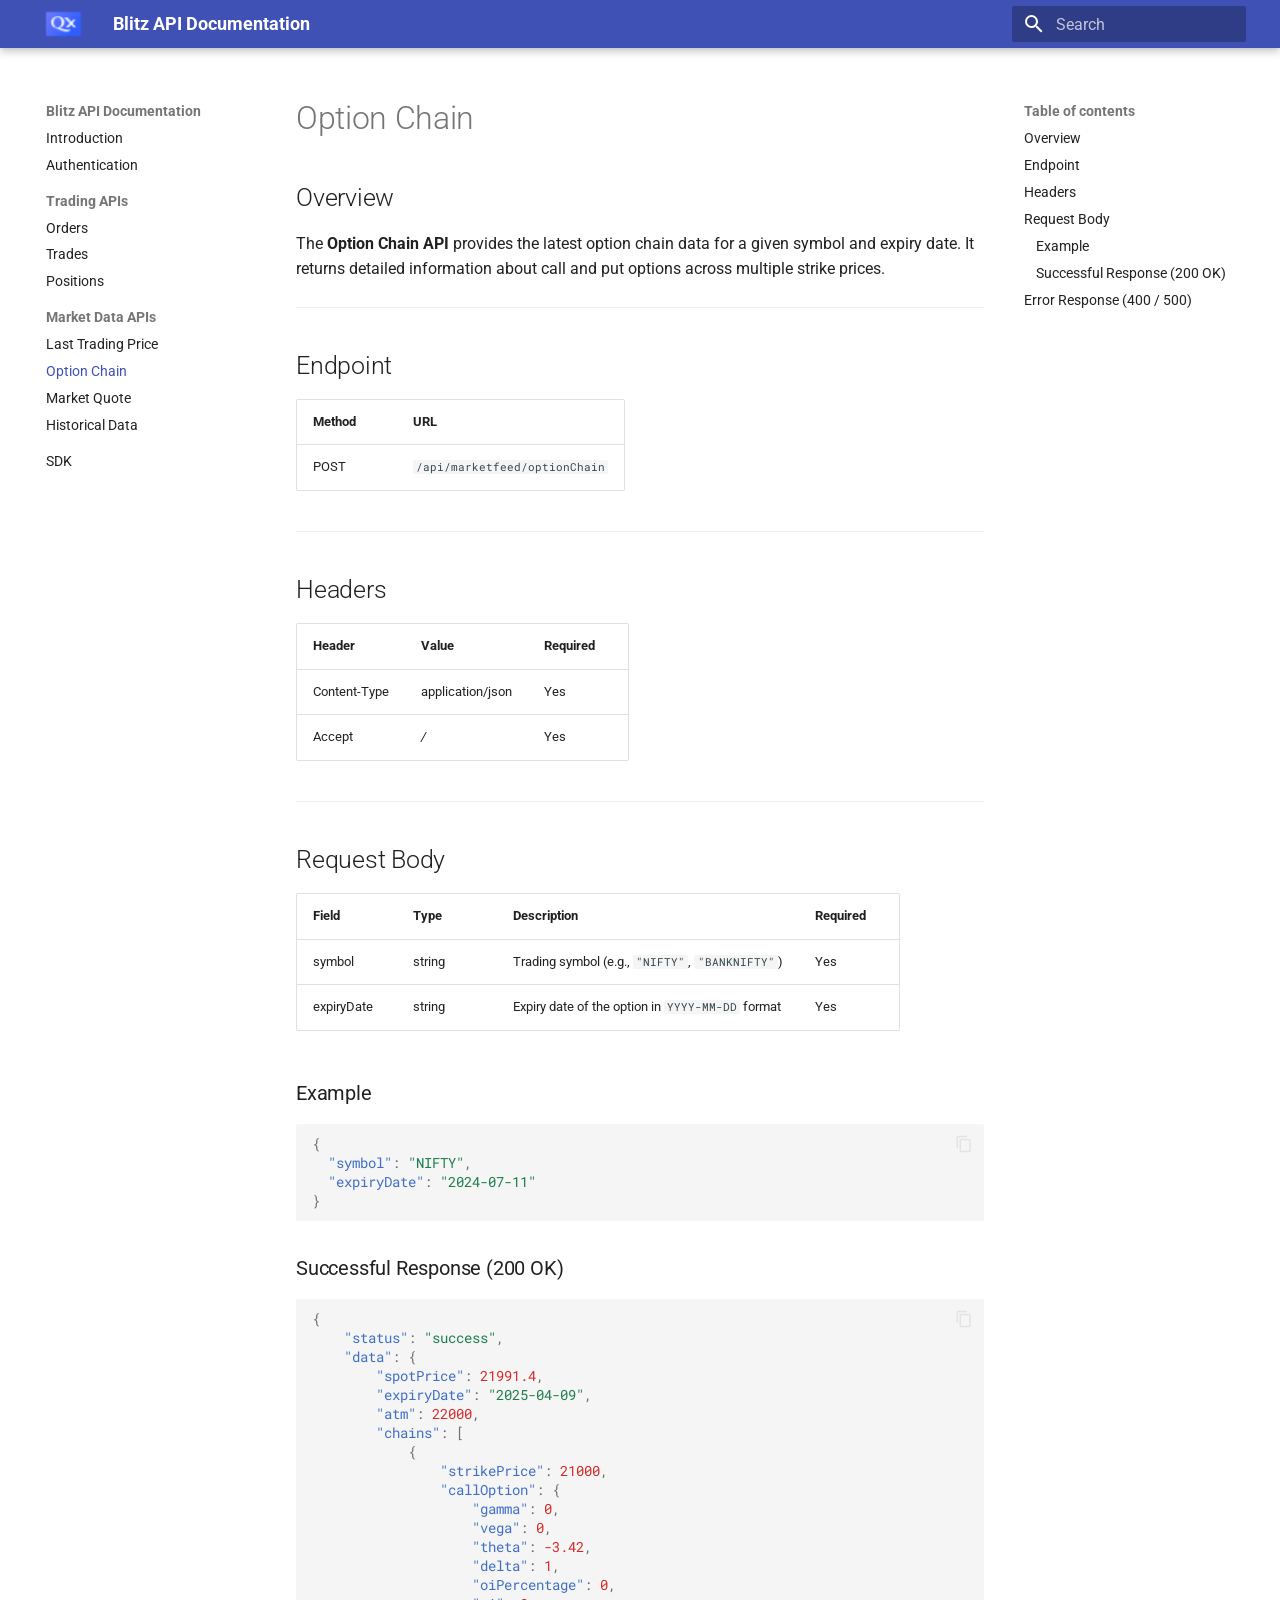
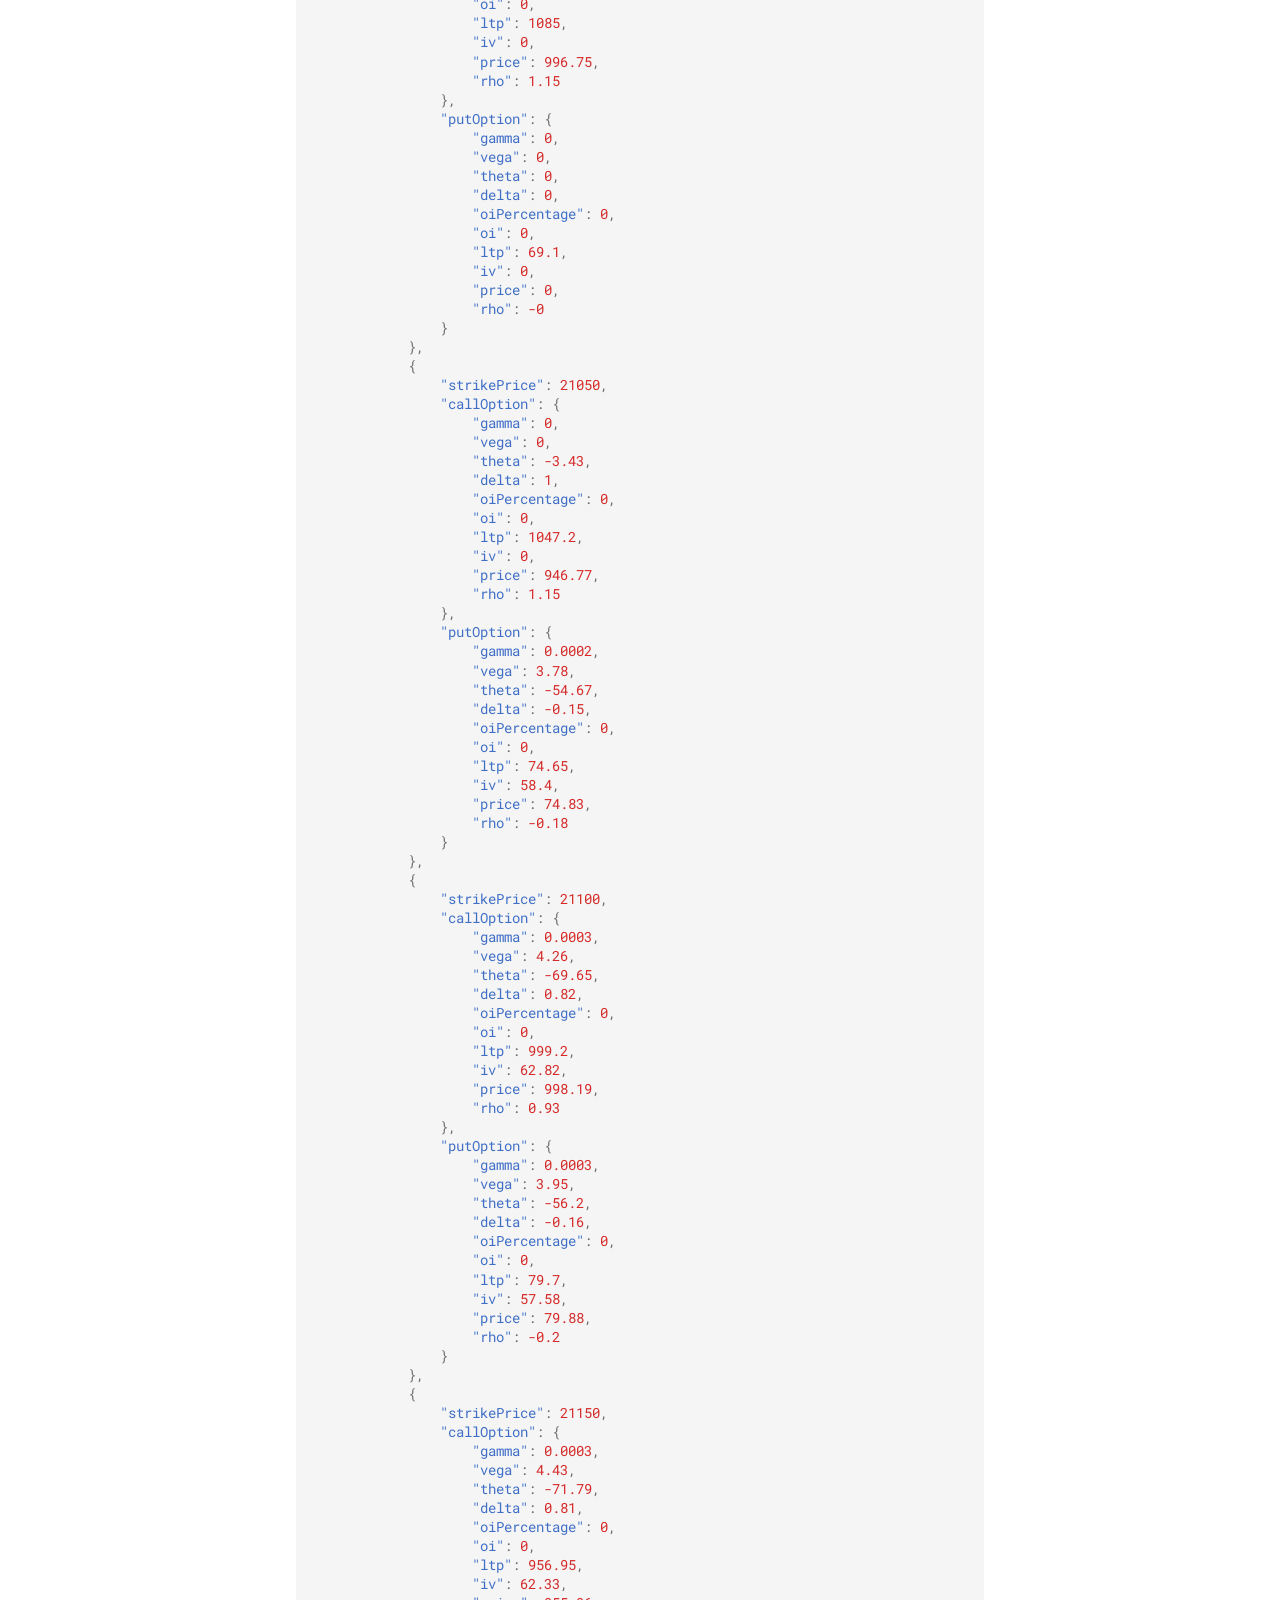
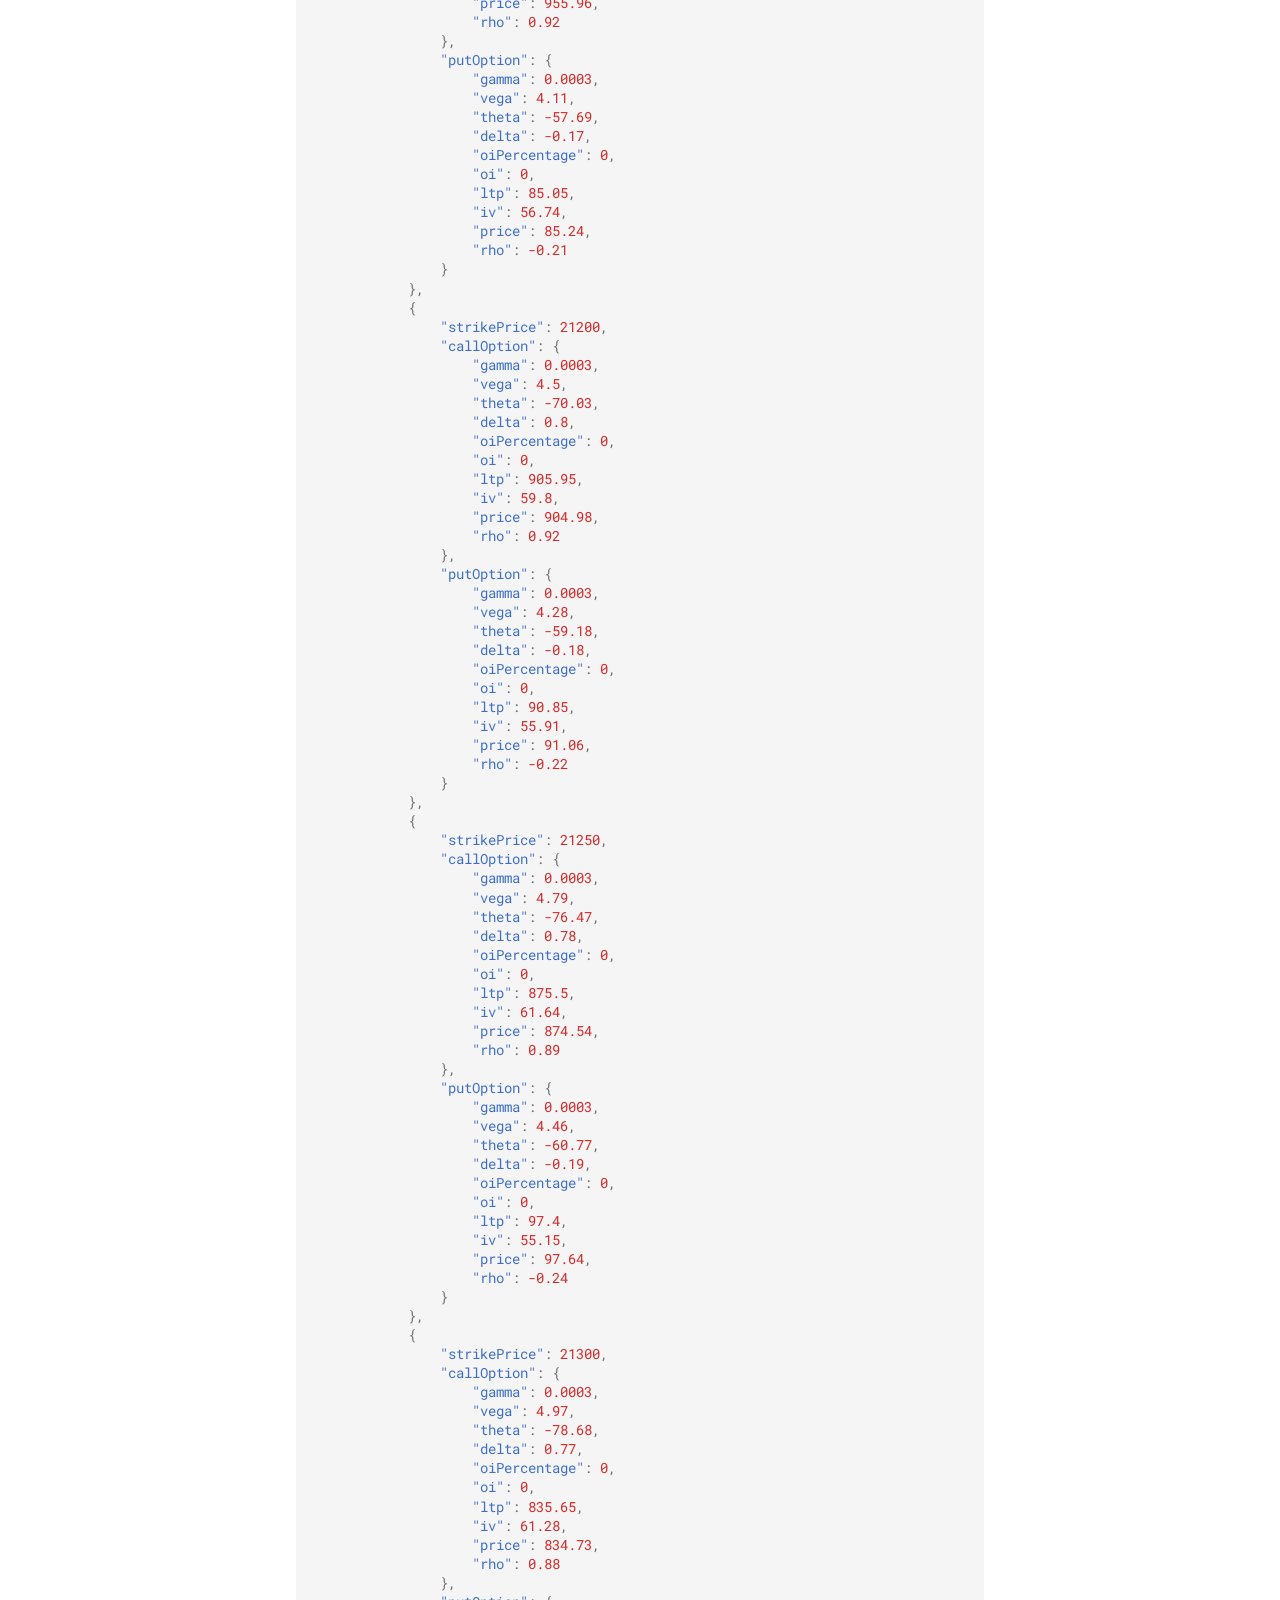
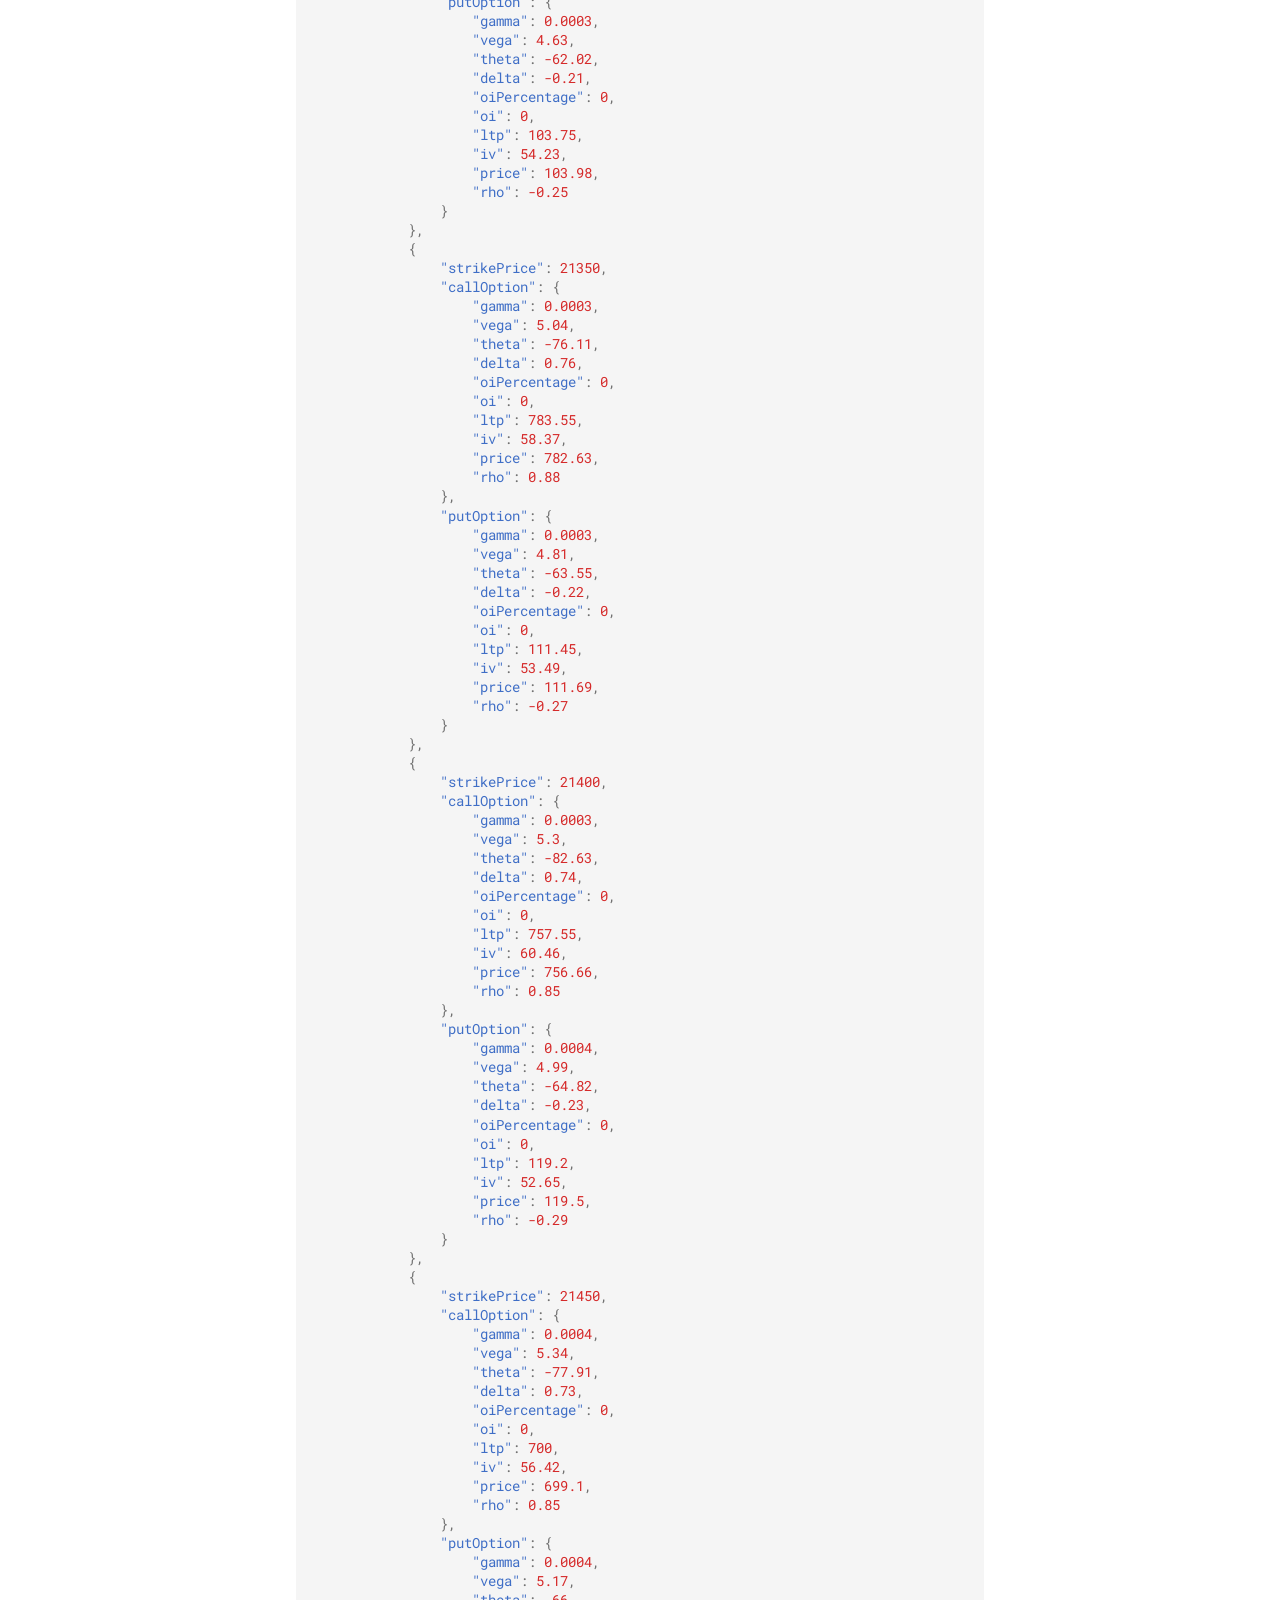
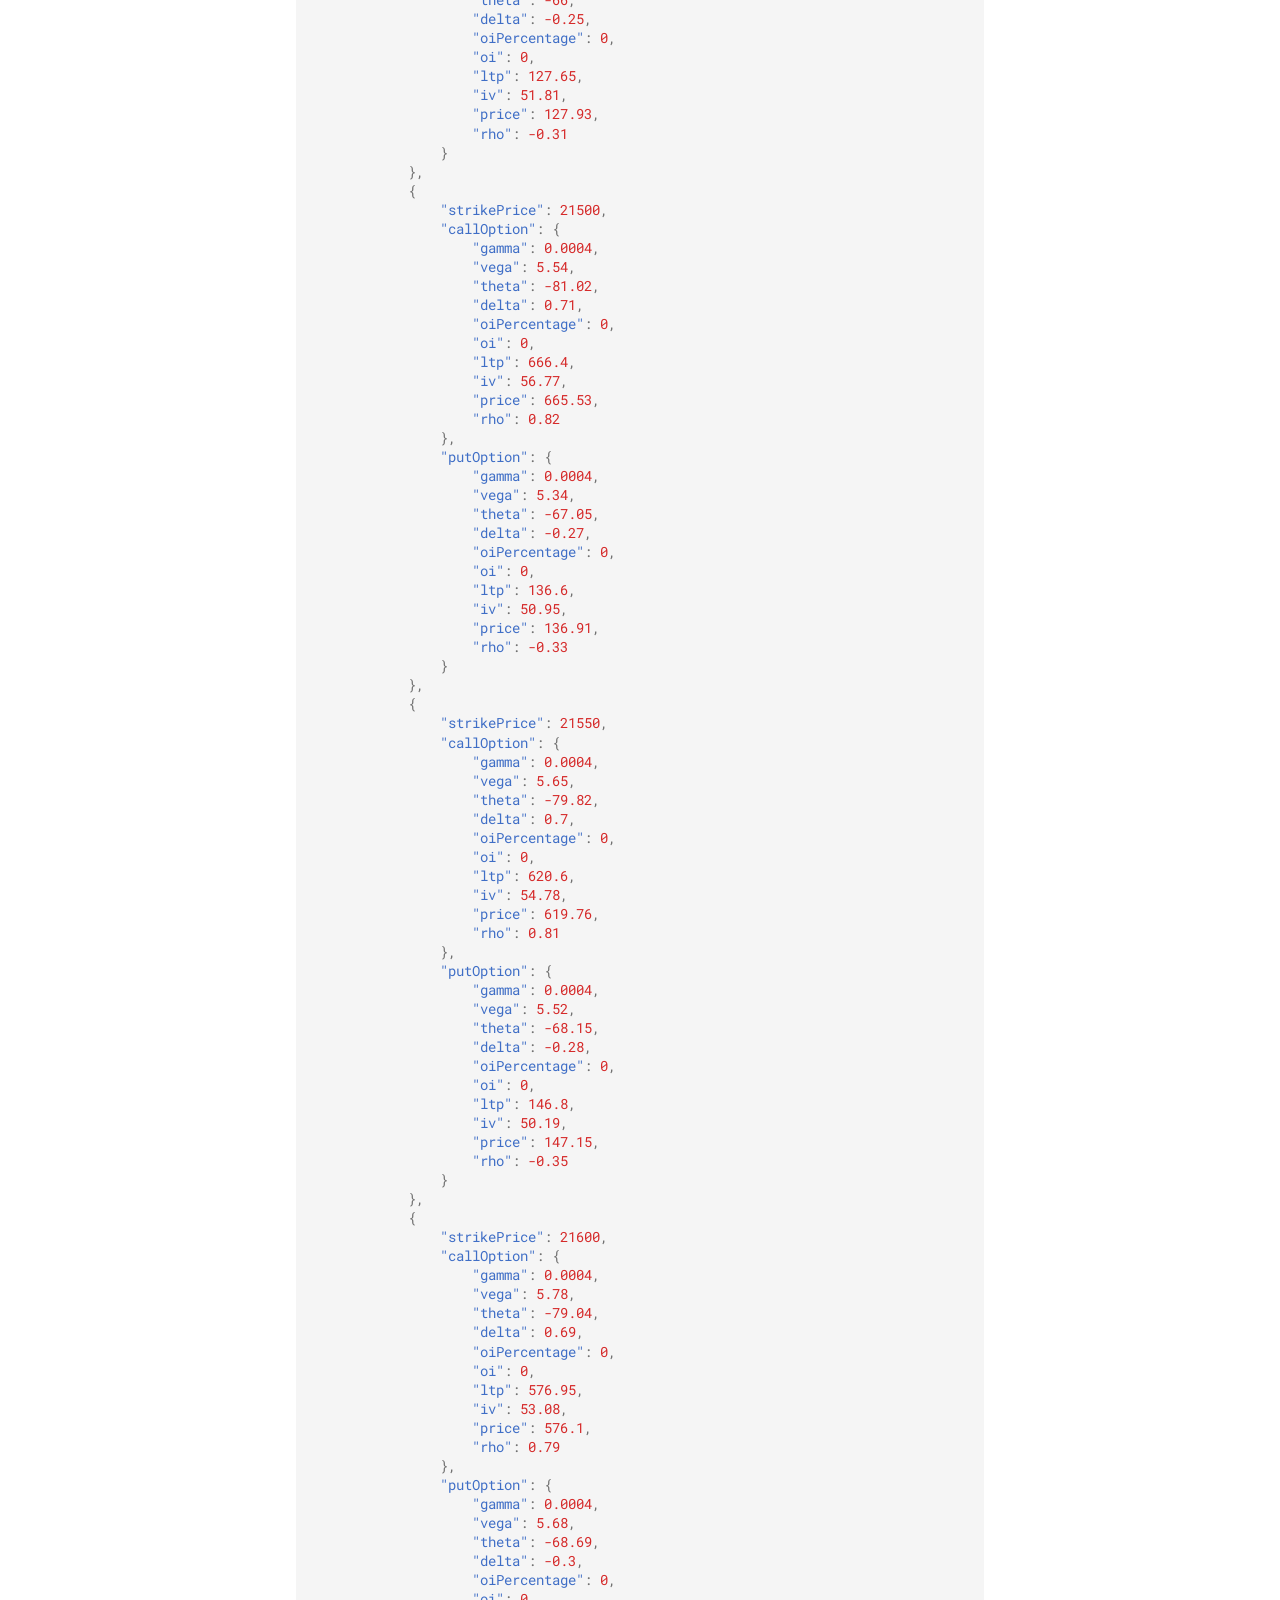
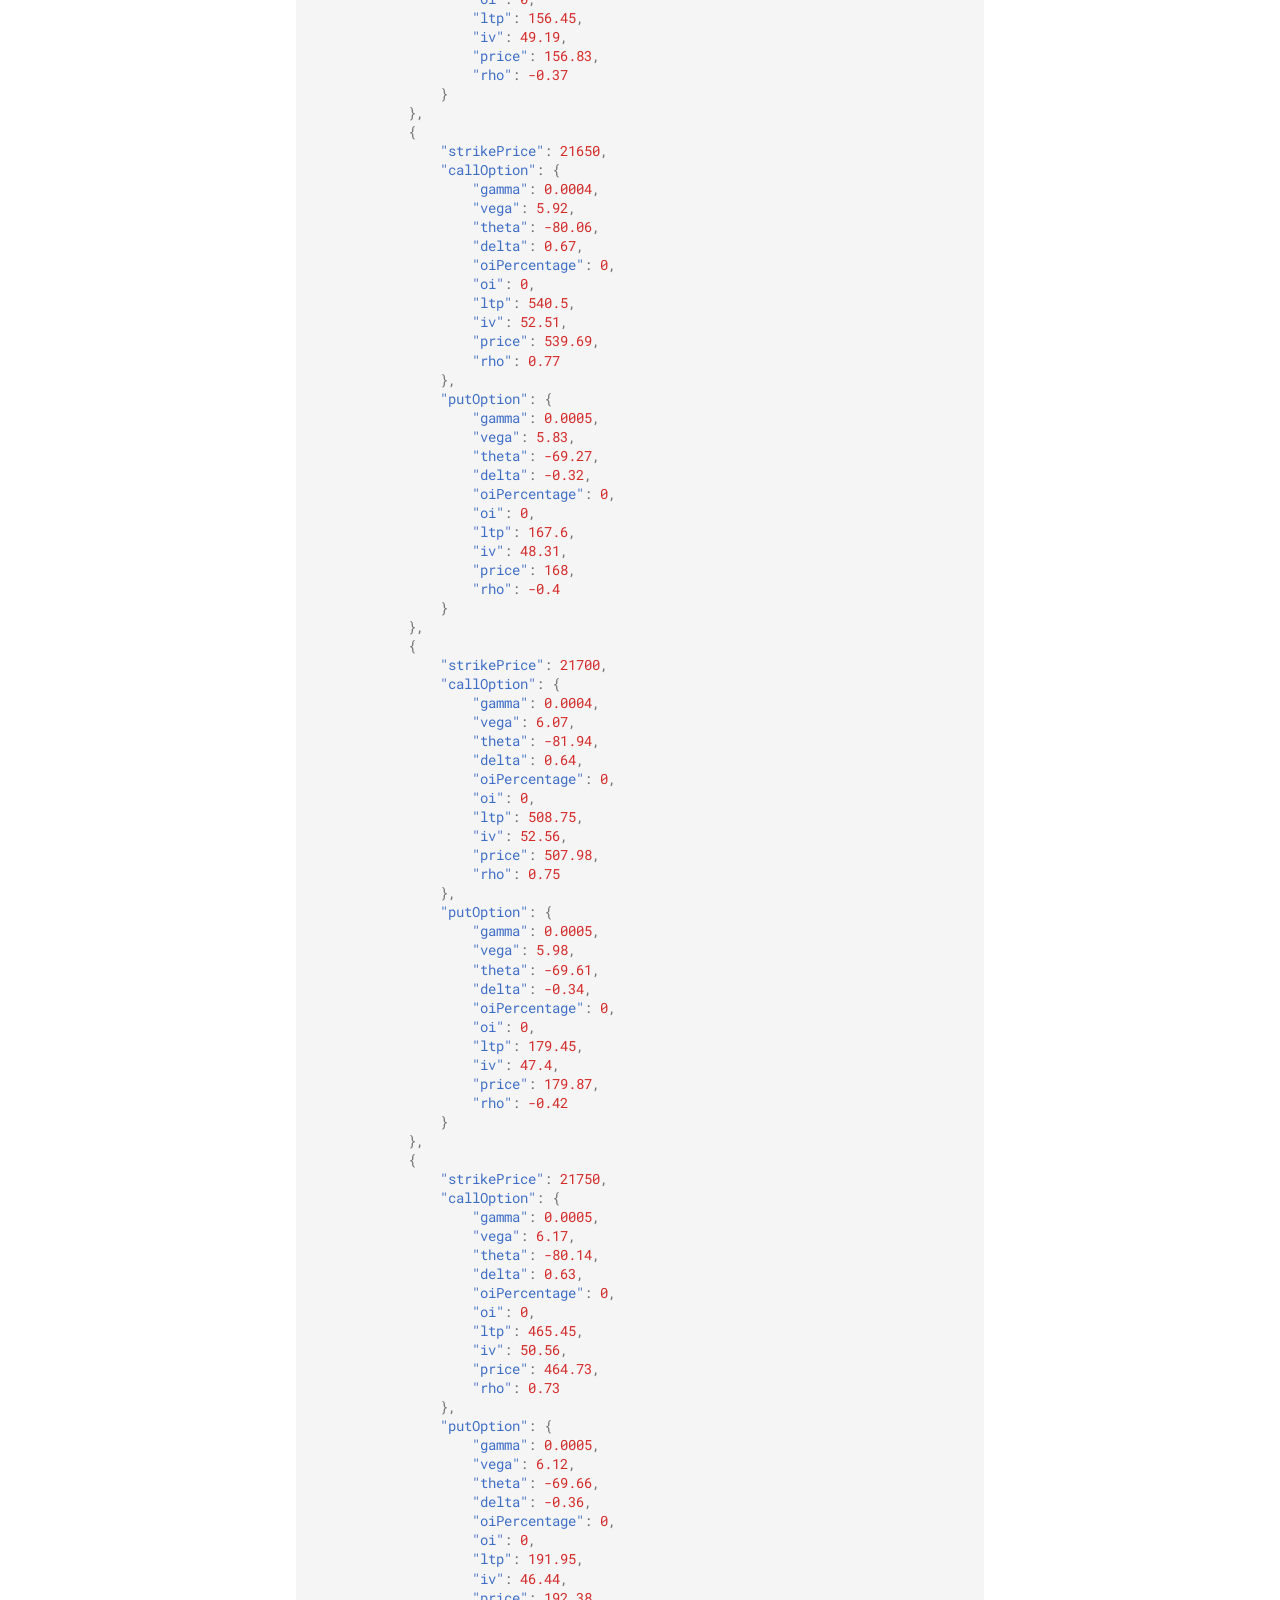
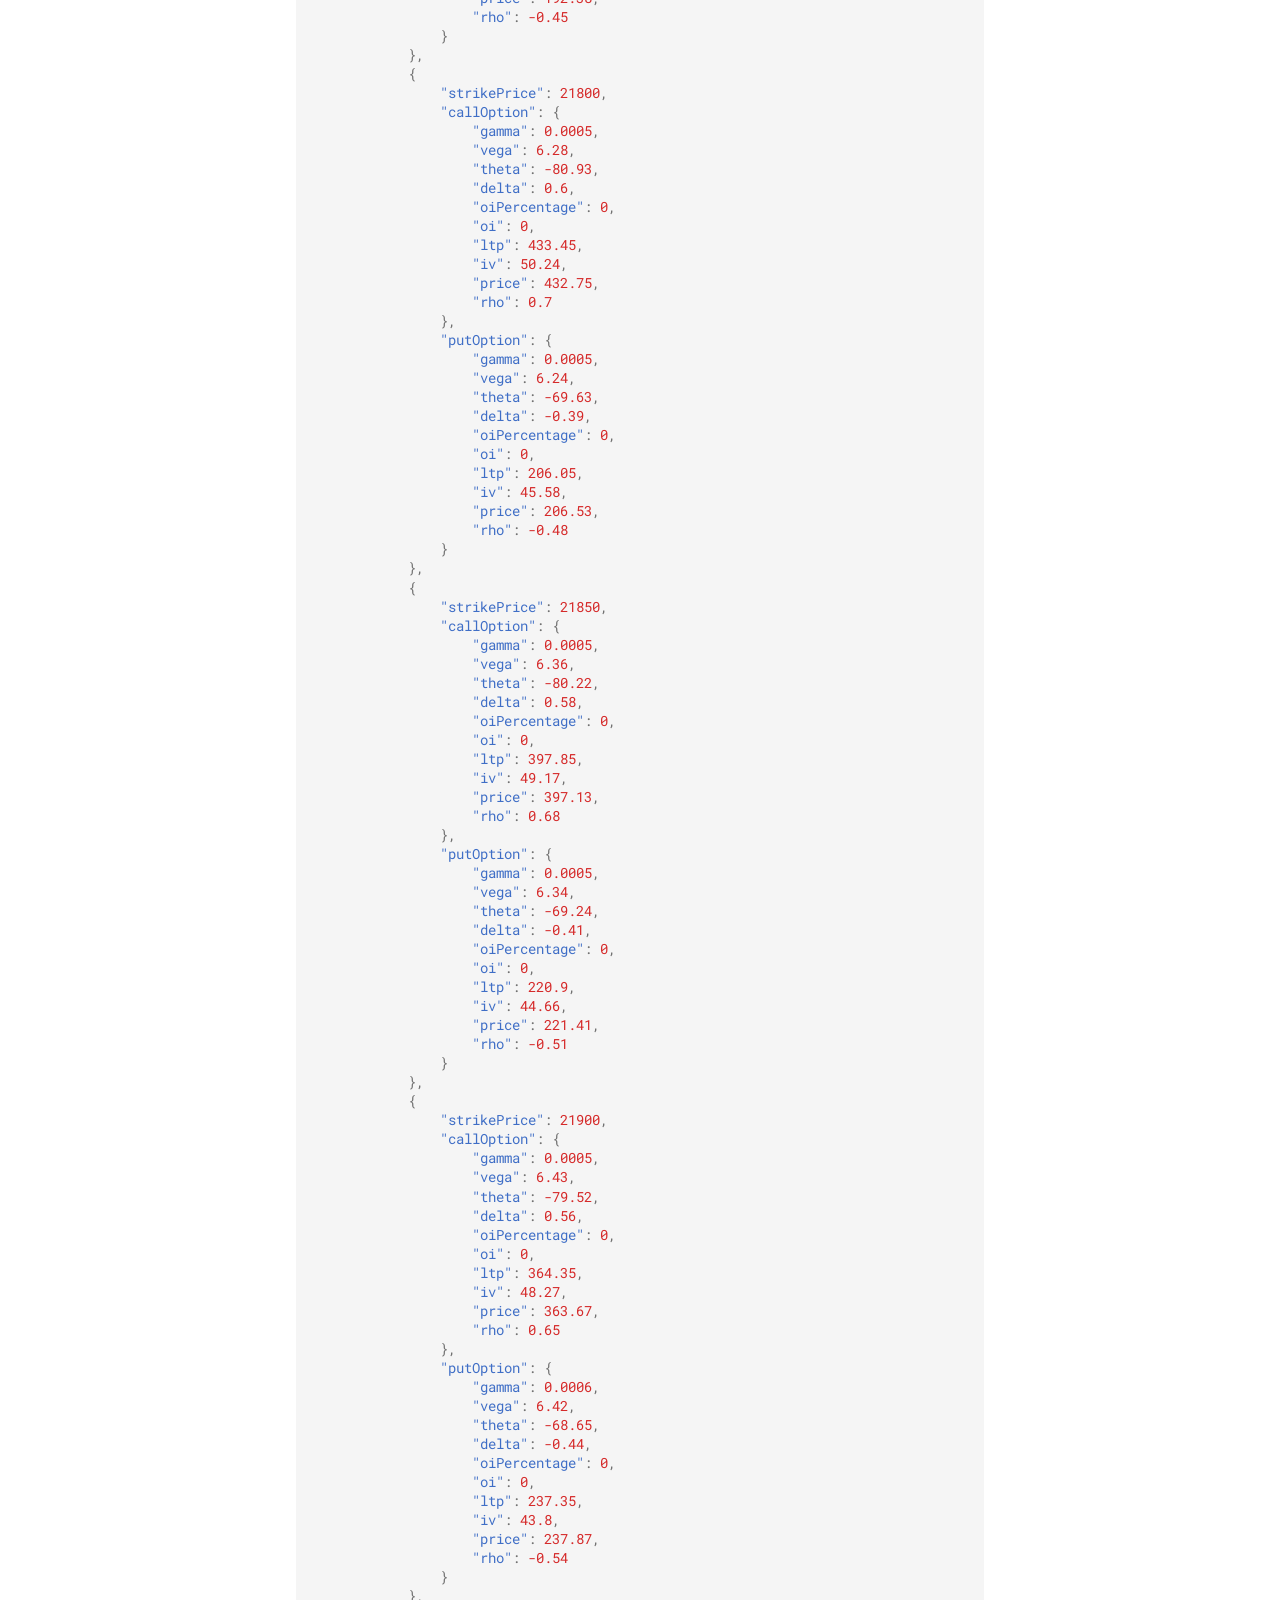
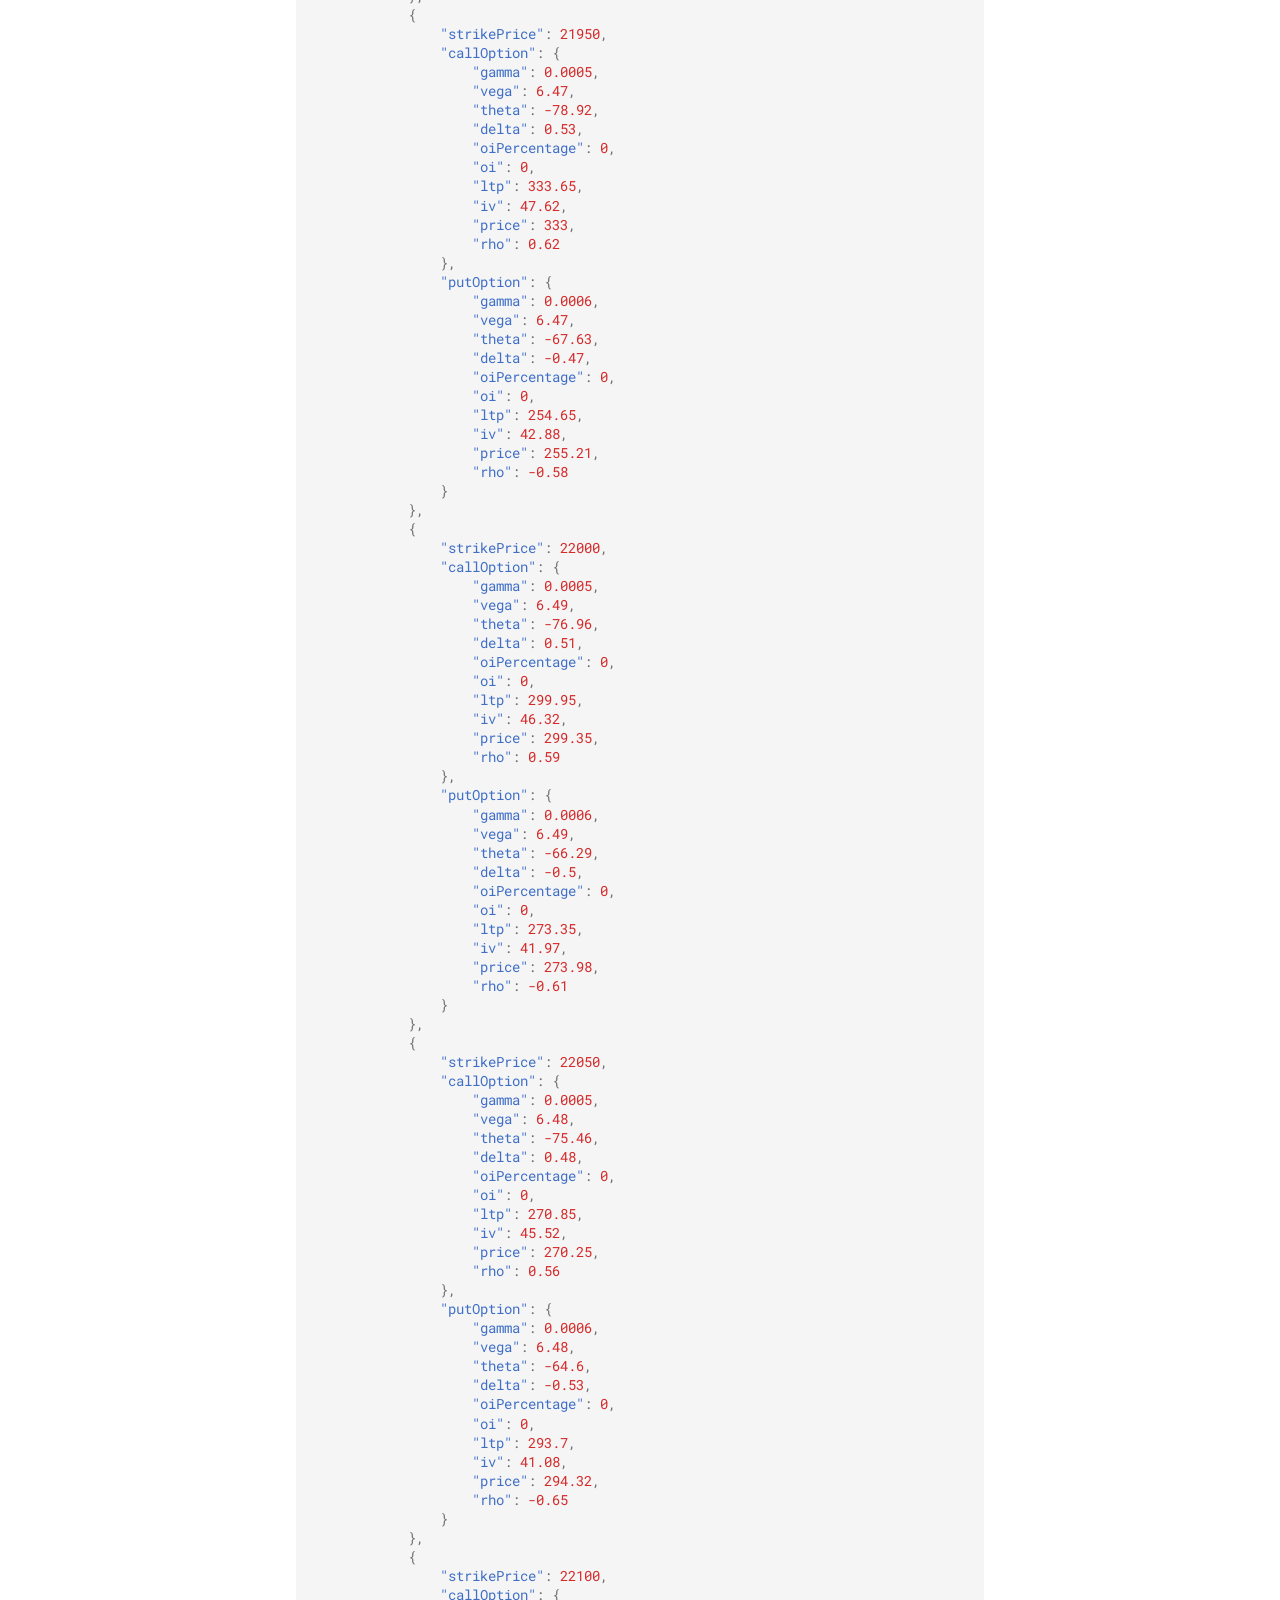
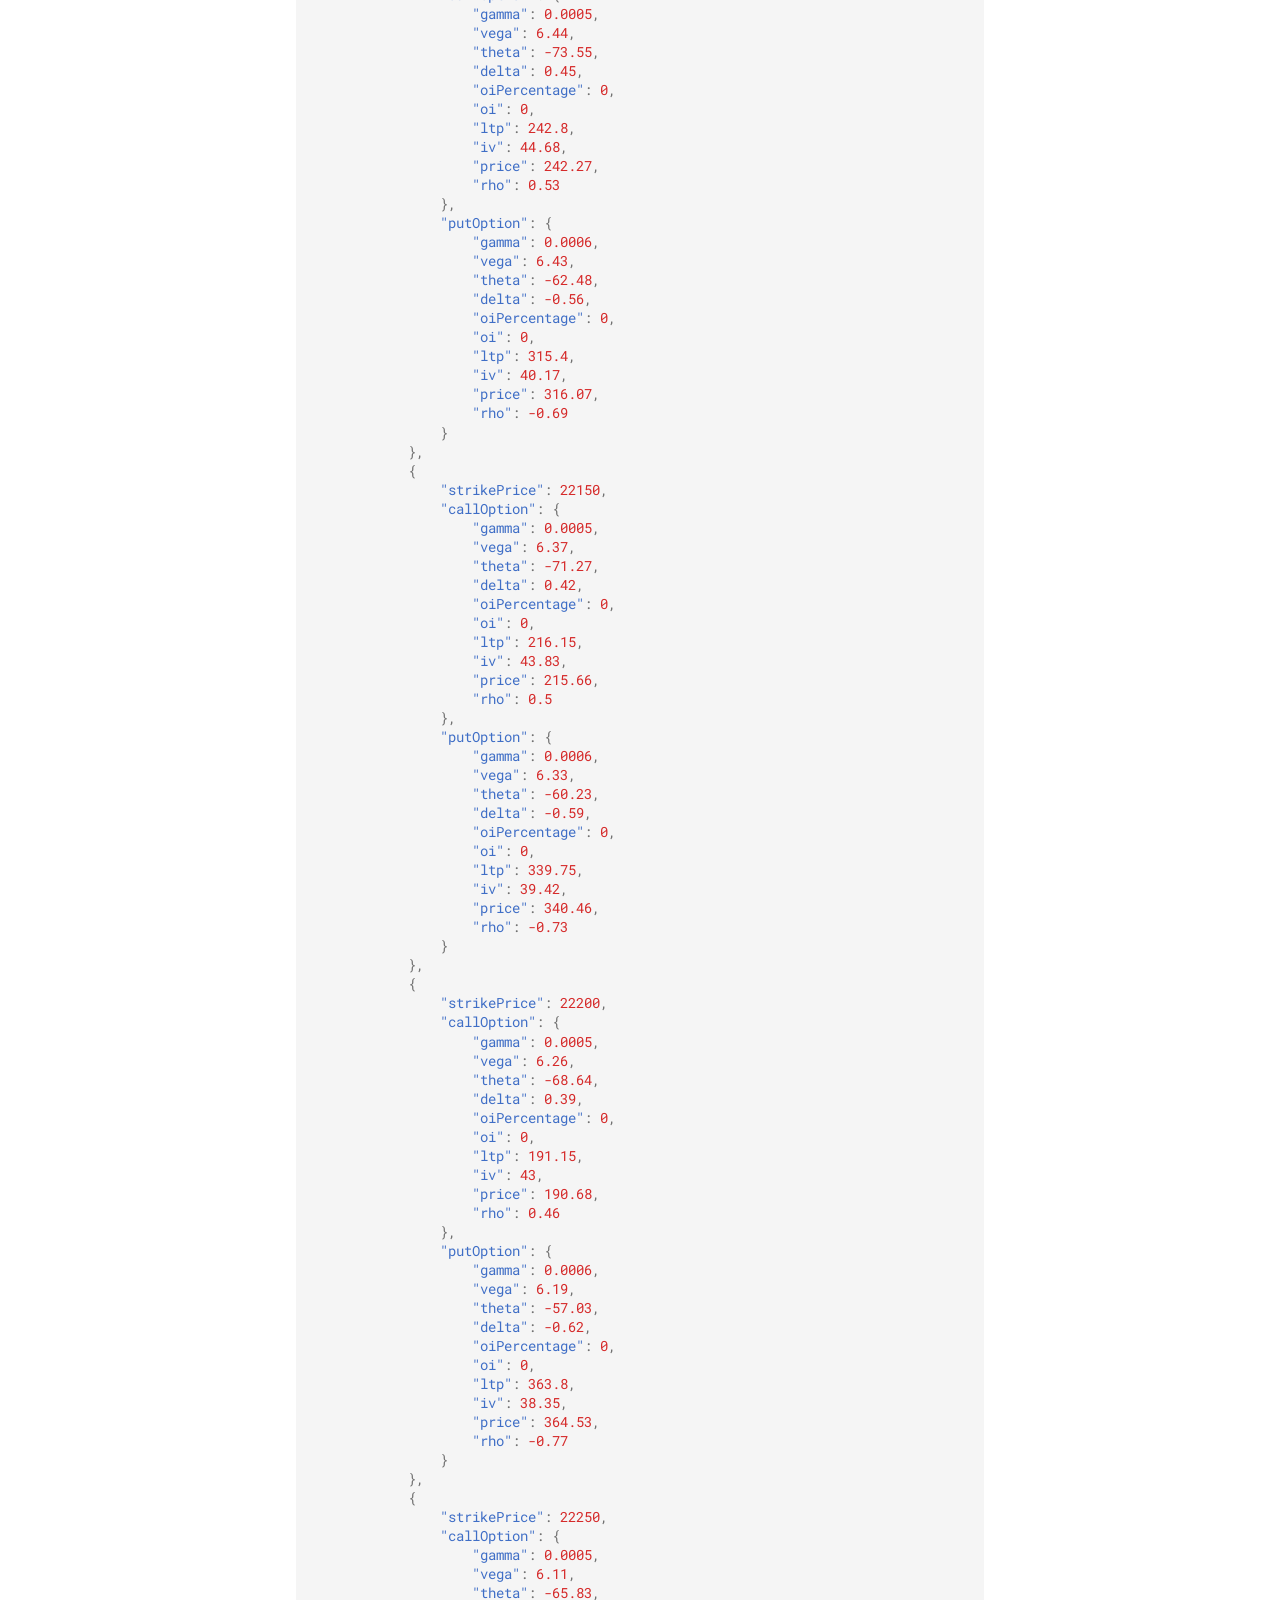
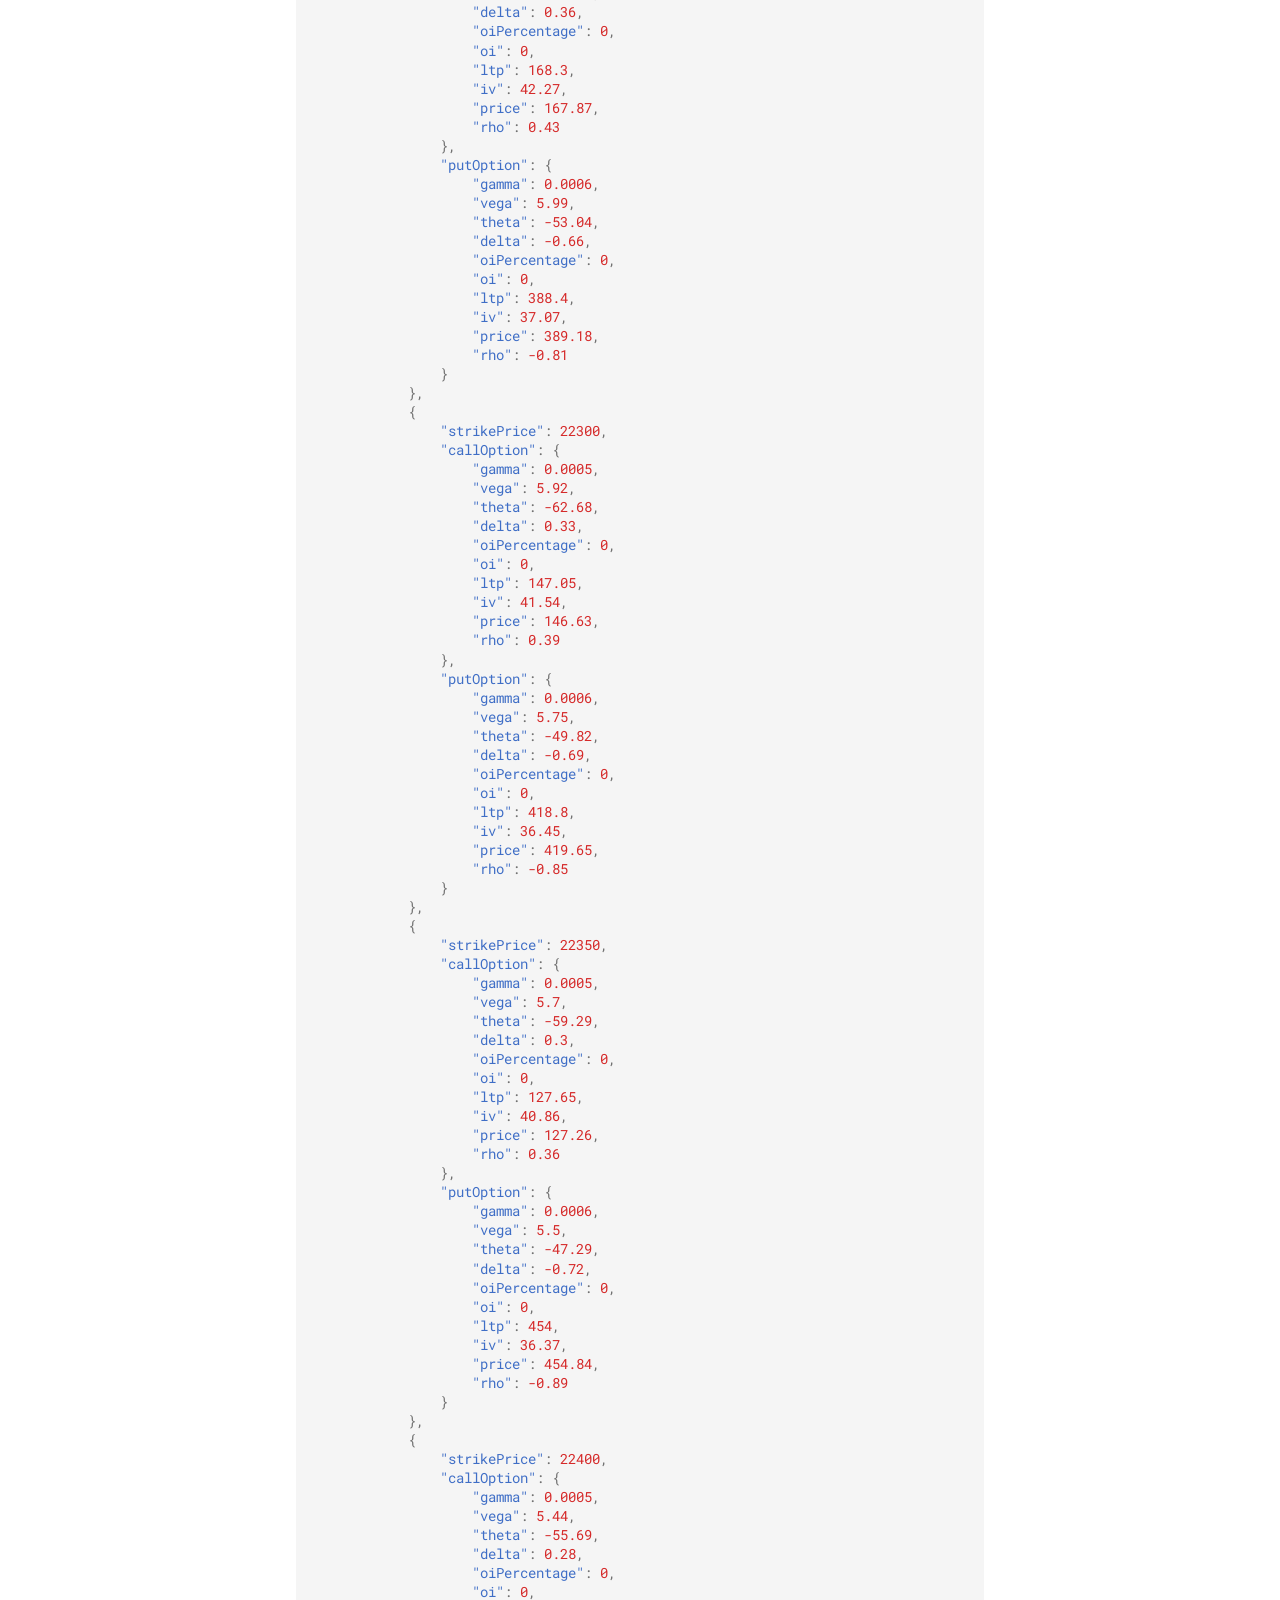
<file: optionchain/index.html>
<!doctype html>
<html lang="en" class="no-js">
  <head>
    
      <meta charset="utf-8">
      <meta name="viewport" content="width=device-width,initial-scale=1">
      
      
      
      
        <link rel="prev" href="../LTP/">
      
      
        <link rel="next" href="../marketquote/">
      
      
      <link rel="icon" href="../favicon.ico">
      <meta name="generator" content="mkdocs-1.6.1, mkdocs-material-9.6.22">
    
    
      
        <title>Option Chain - Blitz API Documentation</title>
      
    
    
      <link rel="stylesheet" href="../assets/stylesheets/main.84d31ad4.min.css">
      
      


    
    
      
    
    
      
        
        
        <link rel="preconnect" href="https://fonts.gstatic.com" crossorigin>
        <link rel="stylesheet" href="https://fonts.googleapis.com/css?family=Roboto:300,300i,400,400i,700,700i%7CRoboto+Mono:400,400i,700,700i&display=fallback">
        <style>:root{--md-text-font:"Roboto";--md-code-font:"Roboto Mono"}</style>
      
    
    
      <link rel="stylesheet" href="../css/custom.css">
    
    <script>__md_scope=new URL("..",location),__md_hash=e=>[...e].reduce(((e,_)=>(e<<5)-e+_.charCodeAt(0)),0),__md_get=(e,_=localStorage,t=__md_scope)=>JSON.parse(_.getItem(t.pathname+"."+e)),__md_set=(e,_,t=localStorage,a=__md_scope)=>{try{t.setItem(a.pathname+"."+e,JSON.stringify(_))}catch(e){}}</script>
    
      

    
    
    
  </head>
  
  
    <body dir="ltr">
  
    
    <input class="md-toggle" data-md-toggle="drawer" type="checkbox" id="__drawer" autocomplete="off">
    <input class="md-toggle" data-md-toggle="search" type="checkbox" id="__search" autocomplete="off">
    <label class="md-overlay" for="__drawer"></label>
    <div data-md-component="skip">
      
        
        <a href="#option-chain" class="md-skip">
          Skip to content
        </a>
      
    </div>
    <div data-md-component="announce">
      
    </div>
    
    
      

  

<header class="md-header md-header--shadow" data-md-component="header">
  <nav class="md-header__inner md-grid" aria-label="Header">
    <a href=".." title="Blitz API Documentation" class="md-header__button md-logo" aria-label="Blitz API Documentation" data-md-component="logo">
      
  <img src="../icon.png" alt="logo">

    </a>
    <label class="md-header__button md-icon" for="__drawer">
      
      <svg xmlns="http://www.w3.org/2000/svg" viewBox="0 0 24 24"><path d="M3 6h18v2H3zm0 5h18v2H3zm0 5h18v2H3z"/></svg>
    </label>
    <div class="md-header__title" data-md-component="header-title">
      <div class="md-header__ellipsis">
        <div class="md-header__topic">
          <span class="md-ellipsis">
            Blitz API Documentation
          </span>
        </div>
        <div class="md-header__topic" data-md-component="header-topic">
          <span class="md-ellipsis">
            
              Option Chain
            
          </span>
        </div>
      </div>
    </div>
    
    
      <script>var palette=__md_get("__palette");if(palette&&palette.color){if("(prefers-color-scheme)"===palette.color.media){var media=matchMedia("(prefers-color-scheme: light)"),input=document.querySelector(media.matches?"[data-md-color-media='(prefers-color-scheme: light)']":"[data-md-color-media='(prefers-color-scheme: dark)']");palette.color.media=input.getAttribute("data-md-color-media"),palette.color.scheme=input.getAttribute("data-md-color-scheme"),palette.color.primary=input.getAttribute("data-md-color-primary"),palette.color.accent=input.getAttribute("data-md-color-accent")}for(var[key,value]of Object.entries(palette.color))document.body.setAttribute("data-md-color-"+key,value)}</script>
    
    
    
      
      
        <label class="md-header__button md-icon" for="__search">
          
          <svg xmlns="http://www.w3.org/2000/svg" viewBox="0 0 24 24"><path d="M9.5 3A6.5 6.5 0 0 1 16 9.5c0 1.61-.59 3.09-1.56 4.23l.27.27h.79l5 5-1.5 1.5-5-5v-.79l-.27-.27A6.52 6.52 0 0 1 9.5 16 6.5 6.5 0 0 1 3 9.5 6.5 6.5 0 0 1 9.5 3m0 2C7 5 5 7 5 9.5S7 14 9.5 14 14 12 14 9.5 12 5 9.5 5"/></svg>
        </label>
        <div class="md-search" data-md-component="search" role="dialog">
  <label class="md-search__overlay" for="__search"></label>
  <div class="md-search__inner" role="search">
    <form class="md-search__form" name="search">
      <input type="text" class="md-search__input" name="query" aria-label="Search" placeholder="Search" autocapitalize="off" autocorrect="off" autocomplete="off" spellcheck="false" data-md-component="search-query" required>
      <label class="md-search__icon md-icon" for="__search">
        
        <svg xmlns="http://www.w3.org/2000/svg" viewBox="0 0 24 24"><path d="M9.5 3A6.5 6.5 0 0 1 16 9.5c0 1.61-.59 3.09-1.56 4.23l.27.27h.79l5 5-1.5 1.5-5-5v-.79l-.27-.27A6.52 6.52 0 0 1 9.5 16 6.5 6.5 0 0 1 3 9.5 6.5 6.5 0 0 1 9.5 3m0 2C7 5 5 7 5 9.5S7 14 9.5 14 14 12 14 9.5 12 5 9.5 5"/></svg>
        
        <svg xmlns="http://www.w3.org/2000/svg" viewBox="0 0 24 24"><path d="M20 11v2H8l5.5 5.5-1.42 1.42L4.16 12l7.92-7.92L13.5 5.5 8 11z"/></svg>
      </label>
      <nav class="md-search__options" aria-label="Search">
        
        <button type="reset" class="md-search__icon md-icon" title="Clear" aria-label="Clear" tabindex="-1">
          
          <svg xmlns="http://www.w3.org/2000/svg" viewBox="0 0 24 24"><path d="M19 6.41 17.59 5 12 10.59 6.41 5 5 6.41 10.59 12 5 17.59 6.41 19 12 13.41 17.59 19 19 17.59 13.41 12z"/></svg>
        </button>
      </nav>
      
    </form>
    <div class="md-search__output">
      <div class="md-search__scrollwrap" tabindex="0" data-md-scrollfix>
        <div class="md-search-result" data-md-component="search-result">
          <div class="md-search-result__meta">
            Initializing search
          </div>
          <ol class="md-search-result__list" role="presentation"></ol>
        </div>
      </div>
    </div>
  </div>
</div>
      
    
    
  </nav>
  
</header>
    
    <div class="md-container" data-md-component="container">
      
      
        
          
        
      
      <main class="md-main" data-md-component="main">
        <div class="md-main__inner md-grid">
          
            
              
              <div class="md-sidebar md-sidebar--primary" data-md-component="sidebar" data-md-type="navigation" >
                <div class="md-sidebar__scrollwrap">
                  <div class="md-sidebar__inner">
                    



<nav class="md-nav md-nav--primary" aria-label="Navigation" data-md-level="0">
  <label class="md-nav__title" for="__drawer">
    <a href=".." title="Blitz API Documentation" class="md-nav__button md-logo" aria-label="Blitz API Documentation" data-md-component="logo">
      
  <img src="../icon.png" alt="logo">

    </a>
    Blitz API Documentation
  </label>
  
  <ul class="md-nav__list" data-md-scrollfix>
    
      
      
  
  
  
  
    <li class="md-nav__item">
      <a href=".." class="md-nav__link">
        
  
  
  <span class="md-ellipsis">
    Introduction
    
  </span>
  

      </a>
    </li>
  

    
      
      
  
  
  
  
    <li class="md-nav__item">
      <a href="../Authentication/" class="md-nav__link">
        
  
  
  <span class="md-ellipsis">
    Authentication
    
  </span>
  

      </a>
    </li>
  

    
      
      
  
  
  
  
    
    
    
    
      
        
        
      
    
    
    <li class="md-nav__item md-nav__item--section md-nav__item--nested">
      
        
        
          
        
        <input class="md-nav__toggle md-toggle md-toggle--indeterminate" type="checkbox" id="__nav_3" >
        
          
          <label class="md-nav__link" for="__nav_3" id="__nav_3_label" tabindex="">
            
  
  
  <span class="md-ellipsis">
    Trading APIs
    
  </span>
  

            <span class="md-nav__icon md-icon"></span>
          </label>
        
        <nav class="md-nav" data-md-level="1" aria-labelledby="__nav_3_label" aria-expanded="false">
          <label class="md-nav__title" for="__nav_3">
            <span class="md-nav__icon md-icon"></span>
            Trading APIs
          </label>
          <ul class="md-nav__list" data-md-scrollfix>
            
              
                
  
  
  
  
    <li class="md-nav__item">
      <a href="../orders/" class="md-nav__link">
        
  
  
  <span class="md-ellipsis">
    Orders
    
  </span>
  

      </a>
    </li>
  

              
            
              
                
  
  
  
  
    <li class="md-nav__item">
      <a href="../trades/" class="md-nav__link">
        
  
  
  <span class="md-ellipsis">
    Trades
    
  </span>
  

      </a>
    </li>
  

              
            
              
                
  
  
  
  
    <li class="md-nav__item">
      <a href="../positions/" class="md-nav__link">
        
  
  
  <span class="md-ellipsis">
    Positions
    
  </span>
  

      </a>
    </li>
  

              
            
          </ul>
        </nav>
      
    </li>
  

    
      
      
  
  
    
  
  
  
    
    
    
    
      
        
        
      
    
    
    <li class="md-nav__item md-nav__item--active md-nav__item--section md-nav__item--nested">
      
        
        
        <input class="md-nav__toggle md-toggle " type="checkbox" id="__nav_4" checked>
        
          
          <label class="md-nav__link" for="__nav_4" id="__nav_4_label" tabindex="">
            
  
  
  <span class="md-ellipsis">
    Market Data APIs
    
  </span>
  

            <span class="md-nav__icon md-icon"></span>
          </label>
        
        <nav class="md-nav" data-md-level="1" aria-labelledby="__nav_4_label" aria-expanded="true">
          <label class="md-nav__title" for="__nav_4">
            <span class="md-nav__icon md-icon"></span>
            Market Data APIs
          </label>
          <ul class="md-nav__list" data-md-scrollfix>
            
              
                
  
  
  
  
    <li class="md-nav__item">
      <a href="../LTP/" class="md-nav__link">
        
  
  
  <span class="md-ellipsis">
    Last Trading Price
    
  </span>
  

      </a>
    </li>
  

              
            
              
                
  
  
    
  
  
  
    <li class="md-nav__item md-nav__item--active">
      
      <input class="md-nav__toggle md-toggle" type="checkbox" id="__toc">
      
      
        
      
      
        <label class="md-nav__link md-nav__link--active" for="__toc">
          
  
  
  <span class="md-ellipsis">
    Option Chain
    
  </span>
  

          <span class="md-nav__icon md-icon"></span>
        </label>
      
      <a href="./" class="md-nav__link md-nav__link--active">
        
  
  
  <span class="md-ellipsis">
    Option Chain
    
  </span>
  

      </a>
      
        

<nav class="md-nav md-nav--secondary" aria-label="Table of contents">
  
  
  
    
  
  
    <label class="md-nav__title" for="__toc">
      <span class="md-nav__icon md-icon"></span>
      Table of contents
    </label>
    <ul class="md-nav__list" data-md-component="toc" data-md-scrollfix>
      
        <li class="md-nav__item">
  <a href="#overview" class="md-nav__link">
    <span class="md-ellipsis">
      Overview
    </span>
  </a>
  
</li>
      
        <li class="md-nav__item">
  <a href="#endpoint" class="md-nav__link">
    <span class="md-ellipsis">
      Endpoint
    </span>
  </a>
  
</li>
      
        <li class="md-nav__item">
  <a href="#headers" class="md-nav__link">
    <span class="md-ellipsis">
      Headers
    </span>
  </a>
  
</li>
      
        <li class="md-nav__item">
  <a href="#request-body" class="md-nav__link">
    <span class="md-ellipsis">
      Request Body
    </span>
  </a>
  
    <nav class="md-nav" aria-label="Request Body">
      <ul class="md-nav__list">
        
          <li class="md-nav__item">
  <a href="#example" class="md-nav__link">
    <span class="md-ellipsis">
      Example
    </span>
  </a>
  
</li>
        
          <li class="md-nav__item">
  <a href="#successful-response-200-ok" class="md-nav__link">
    <span class="md-ellipsis">
      Successful Response (200 OK)
    </span>
  </a>
  
</li>
        
      </ul>
    </nav>
  
</li>
      
        <li class="md-nav__item">
  <a href="#error-response-400-500" class="md-nav__link">
    <span class="md-ellipsis">
      Error Response (400 / 500)
    </span>
  </a>
  
</li>
      
    </ul>
  
</nav>
      
    </li>
  

              
            
              
                
  
  
  
  
    <li class="md-nav__item">
      <a href="../marketquote/" class="md-nav__link">
        
  
  
  <span class="md-ellipsis">
    Market Quote
    
  </span>
  

      </a>
    </li>
  

              
            
              
                
  
  
  
  
    <li class="md-nav__item">
      <a href="../historicaldata/" class="md-nav__link">
        
  
  
  <span class="md-ellipsis">
    Historical Data
    
  </span>
  

      </a>
    </li>
  

              
            
          </ul>
        </nav>
      
    </li>
  

    
      
      
  
  
  
  
    <li class="md-nav__item">
      <a href="../sdk/" class="md-nav__link">
        
  
  
  <span class="md-ellipsis">
    SDK
    
  </span>
  

      </a>
    </li>
  

    
  </ul>
</nav>
                  </div>
                </div>
              </div>
            
            
              
              <div class="md-sidebar md-sidebar--secondary" data-md-component="sidebar" data-md-type="toc" >
                <div class="md-sidebar__scrollwrap">
                  <div class="md-sidebar__inner">
                    

<nav class="md-nav md-nav--secondary" aria-label="Table of contents">
  
  
  
    
  
  
    <label class="md-nav__title" for="__toc">
      <span class="md-nav__icon md-icon"></span>
      Table of contents
    </label>
    <ul class="md-nav__list" data-md-component="toc" data-md-scrollfix>
      
        <li class="md-nav__item">
  <a href="#overview" class="md-nav__link">
    <span class="md-ellipsis">
      Overview
    </span>
  </a>
  
</li>
      
        <li class="md-nav__item">
  <a href="#endpoint" class="md-nav__link">
    <span class="md-ellipsis">
      Endpoint
    </span>
  </a>
  
</li>
      
        <li class="md-nav__item">
  <a href="#headers" class="md-nav__link">
    <span class="md-ellipsis">
      Headers
    </span>
  </a>
  
</li>
      
        <li class="md-nav__item">
  <a href="#request-body" class="md-nav__link">
    <span class="md-ellipsis">
      Request Body
    </span>
  </a>
  
    <nav class="md-nav" aria-label="Request Body">
      <ul class="md-nav__list">
        
          <li class="md-nav__item">
  <a href="#example" class="md-nav__link">
    <span class="md-ellipsis">
      Example
    </span>
  </a>
  
</li>
        
          <li class="md-nav__item">
  <a href="#successful-response-200-ok" class="md-nav__link">
    <span class="md-ellipsis">
      Successful Response (200 OK)
    </span>
  </a>
  
</li>
        
      </ul>
    </nav>
  
</li>
      
        <li class="md-nav__item">
  <a href="#error-response-400-500" class="md-nav__link">
    <span class="md-ellipsis">
      Error Response (400 / 500)
    </span>
  </a>
  
</li>
      
    </ul>
  
</nav>
                  </div>
                </div>
              </div>
            
          
          
            <div class="md-content" data-md-component="content">
              <article class="md-content__inner md-typeset">
                
                  



<h1 id="option-chain">Option Chain<a class="headerlink" href="#option-chain" title="Permanent link">&para;</a></h1>
<h2 id="overview">Overview<a class="headerlink" href="#overview" title="Permanent link">&para;</a></h2>
<p>The <strong>Option Chain API</strong> provides the latest option chain data for a given symbol and expiry date. It returns detailed information about call and put options across multiple strike prices.</p>
<hr />
<h2 id="endpoint">Endpoint<a class="headerlink" href="#endpoint" title="Permanent link">&para;</a></h2>
<table>
<thead>
<tr>
<th>Method</th>
<th>URL</th>
</tr>
</thead>
<tbody>
<tr>
<td>POST</td>
<td><code>/api/marketfeed/optionChain</code></td>
</tr>
</tbody>
</table>
<hr />
<h2 id="headers">Headers<a class="headerlink" href="#headers" title="Permanent link">&para;</a></h2>
<table>
<thead>
<tr>
<th>Header</th>
<th>Value</th>
<th>Required</th>
</tr>
</thead>
<tbody>
<tr>
<td>Content-Type</td>
<td>application/json</td>
<td>Yes</td>
</tr>
<tr>
<td>Accept</td>
<td><em>/</em></td>
<td>Yes</td>
</tr>
</tbody>
</table>
<hr />
<h2 id="request-body">Request Body<a class="headerlink" href="#request-body" title="Permanent link">&para;</a></h2>
<table>
<thead>
<tr>
<th>Field</th>
<th>Type</th>
<th>Description</th>
<th>Required</th>
</tr>
</thead>
<tbody>
<tr>
<td>symbol</td>
<td>string</td>
<td>Trading symbol (e.g., <code>"NIFTY"</code>, <code>"BANKNIFTY"</code>)</td>
<td>Yes</td>
</tr>
<tr>
<td>expiryDate</td>
<td>string</td>
<td>Expiry date of the option in <code>YYYY-MM-DD</code> format</td>
<td>Yes</td>
</tr>
</tbody>
</table>
<h3 id="example">Example<a class="headerlink" href="#example" title="Permanent link">&para;</a></h3>
<div class="highlight"><pre><span></span><code><span class="p">{</span>
<span class="w">  </span><span class="nt">&quot;symbol&quot;</span><span class="p">:</span><span class="w"> </span><span class="s2">&quot;NIFTY&quot;</span><span class="p">,</span>
<span class="w">  </span><span class="nt">&quot;expiryDate&quot;</span><span class="p">:</span><span class="w"> </span><span class="s2">&quot;2024-07-11&quot;</span>
<span class="p">}</span>
</code></pre></div>
<h3 id="successful-response-200-ok">Successful Response (200 OK)<a class="headerlink" href="#successful-response-200-ok" title="Permanent link">&para;</a></h3>
<div class="highlight"><pre><span></span><code><span class="p">{</span>
<span class="w">    </span><span class="nt">&quot;status&quot;</span><span class="p">:</span><span class="w"> </span><span class="s2">&quot;success&quot;</span><span class="p">,</span>
<span class="w">    </span><span class="nt">&quot;data&quot;</span><span class="p">:</span><span class="w"> </span><span class="p">{</span>
<span class="w">        </span><span class="nt">&quot;spotPrice&quot;</span><span class="p">:</span><span class="w"> </span><span class="mf">21991.4</span><span class="p">,</span>
<span class="w">        </span><span class="nt">&quot;expiryDate&quot;</span><span class="p">:</span><span class="w"> </span><span class="s2">&quot;2025-04-09&quot;</span><span class="p">,</span>
<span class="w">        </span><span class="nt">&quot;atm&quot;</span><span class="p">:</span><span class="w"> </span><span class="mi">22000</span><span class="p">,</span>
<span class="w">        </span><span class="nt">&quot;chains&quot;</span><span class="p">:</span><span class="w"> </span><span class="p">[</span>
<span class="w">            </span><span class="p">{</span>
<span class="w">                </span><span class="nt">&quot;strikePrice&quot;</span><span class="p">:</span><span class="w"> </span><span class="mi">21000</span><span class="p">,</span>
<span class="w">                </span><span class="nt">&quot;callOption&quot;</span><span class="p">:</span><span class="w"> </span><span class="p">{</span>
<span class="w">                    </span><span class="nt">&quot;gamma&quot;</span><span class="p">:</span><span class="w"> </span><span class="mi">0</span><span class="p">,</span>
<span class="w">                    </span><span class="nt">&quot;vega&quot;</span><span class="p">:</span><span class="w"> </span><span class="mi">0</span><span class="p">,</span>
<span class="w">                    </span><span class="nt">&quot;theta&quot;</span><span class="p">:</span><span class="w"> </span><span class="mf">-3.42</span><span class="p">,</span>
<span class="w">                    </span><span class="nt">&quot;delta&quot;</span><span class="p">:</span><span class="w"> </span><span class="mi">1</span><span class="p">,</span>
<span class="w">                    </span><span class="nt">&quot;oiPercentage&quot;</span><span class="p">:</span><span class="w"> </span><span class="mi">0</span><span class="p">,</span>
<span class="w">                    </span><span class="nt">&quot;oi&quot;</span><span class="p">:</span><span class="w"> </span><span class="mi">0</span><span class="p">,</span>
<span class="w">                    </span><span class="nt">&quot;ltp&quot;</span><span class="p">:</span><span class="w"> </span><span class="mi">1085</span><span class="p">,</span>
<span class="w">                    </span><span class="nt">&quot;iv&quot;</span><span class="p">:</span><span class="w"> </span><span class="mi">0</span><span class="p">,</span>
<span class="w">                    </span><span class="nt">&quot;price&quot;</span><span class="p">:</span><span class="w"> </span><span class="mf">996.75</span><span class="p">,</span>
<span class="w">                    </span><span class="nt">&quot;rho&quot;</span><span class="p">:</span><span class="w"> </span><span class="mf">1.15</span>
<span class="w">                </span><span class="p">},</span>
<span class="w">                </span><span class="nt">&quot;putOption&quot;</span><span class="p">:</span><span class="w"> </span><span class="p">{</span>
<span class="w">                    </span><span class="nt">&quot;gamma&quot;</span><span class="p">:</span><span class="w"> </span><span class="mi">0</span><span class="p">,</span>
<span class="w">                    </span><span class="nt">&quot;vega&quot;</span><span class="p">:</span><span class="w"> </span><span class="mi">0</span><span class="p">,</span>
<span class="w">                    </span><span class="nt">&quot;theta&quot;</span><span class="p">:</span><span class="w"> </span><span class="mi">0</span><span class="p">,</span>
<span class="w">                    </span><span class="nt">&quot;delta&quot;</span><span class="p">:</span><span class="w"> </span><span class="mi">0</span><span class="p">,</span>
<span class="w">                    </span><span class="nt">&quot;oiPercentage&quot;</span><span class="p">:</span><span class="w"> </span><span class="mi">0</span><span class="p">,</span>
<span class="w">                    </span><span class="nt">&quot;oi&quot;</span><span class="p">:</span><span class="w"> </span><span class="mi">0</span><span class="p">,</span>
<span class="w">                    </span><span class="nt">&quot;ltp&quot;</span><span class="p">:</span><span class="w"> </span><span class="mf">69.1</span><span class="p">,</span>
<span class="w">                    </span><span class="nt">&quot;iv&quot;</span><span class="p">:</span><span class="w"> </span><span class="mi">0</span><span class="p">,</span>
<span class="w">                    </span><span class="nt">&quot;price&quot;</span><span class="p">:</span><span class="w"> </span><span class="mi">0</span><span class="p">,</span>
<span class="w">                    </span><span class="nt">&quot;rho&quot;</span><span class="p">:</span><span class="w"> </span><span class="mi">-0</span>
<span class="w">                </span><span class="p">}</span>
<span class="w">            </span><span class="p">},</span>
<span class="w">            </span><span class="p">{</span>
<span class="w">                </span><span class="nt">&quot;strikePrice&quot;</span><span class="p">:</span><span class="w"> </span><span class="mi">21050</span><span class="p">,</span>
<span class="w">                </span><span class="nt">&quot;callOption&quot;</span><span class="p">:</span><span class="w"> </span><span class="p">{</span>
<span class="w">                    </span><span class="nt">&quot;gamma&quot;</span><span class="p">:</span><span class="w"> </span><span class="mi">0</span><span class="p">,</span>
<span class="w">                    </span><span class="nt">&quot;vega&quot;</span><span class="p">:</span><span class="w"> </span><span class="mi">0</span><span class="p">,</span>
<span class="w">                    </span><span class="nt">&quot;theta&quot;</span><span class="p">:</span><span class="w"> </span><span class="mf">-3.43</span><span class="p">,</span>
<span class="w">                    </span><span class="nt">&quot;delta&quot;</span><span class="p">:</span><span class="w"> </span><span class="mi">1</span><span class="p">,</span>
<span class="w">                    </span><span class="nt">&quot;oiPercentage&quot;</span><span class="p">:</span><span class="w"> </span><span class="mi">0</span><span class="p">,</span>
<span class="w">                    </span><span class="nt">&quot;oi&quot;</span><span class="p">:</span><span class="w"> </span><span class="mi">0</span><span class="p">,</span>
<span class="w">                    </span><span class="nt">&quot;ltp&quot;</span><span class="p">:</span><span class="w"> </span><span class="mf">1047.2</span><span class="p">,</span>
<span class="w">                    </span><span class="nt">&quot;iv&quot;</span><span class="p">:</span><span class="w"> </span><span class="mi">0</span><span class="p">,</span>
<span class="w">                    </span><span class="nt">&quot;price&quot;</span><span class="p">:</span><span class="w"> </span><span class="mf">946.77</span><span class="p">,</span>
<span class="w">                    </span><span class="nt">&quot;rho&quot;</span><span class="p">:</span><span class="w"> </span><span class="mf">1.15</span>
<span class="w">                </span><span class="p">},</span>
<span class="w">                </span><span class="nt">&quot;putOption&quot;</span><span class="p">:</span><span class="w"> </span><span class="p">{</span>
<span class="w">                    </span><span class="nt">&quot;gamma&quot;</span><span class="p">:</span><span class="w"> </span><span class="mf">0.0002</span><span class="p">,</span>
<span class="w">                    </span><span class="nt">&quot;vega&quot;</span><span class="p">:</span><span class="w"> </span><span class="mf">3.78</span><span class="p">,</span>
<span class="w">                    </span><span class="nt">&quot;theta&quot;</span><span class="p">:</span><span class="w"> </span><span class="mf">-54.67</span><span class="p">,</span>
<span class="w">                    </span><span class="nt">&quot;delta&quot;</span><span class="p">:</span><span class="w"> </span><span class="mf">-0.15</span><span class="p">,</span>
<span class="w">                    </span><span class="nt">&quot;oiPercentage&quot;</span><span class="p">:</span><span class="w"> </span><span class="mi">0</span><span class="p">,</span>
<span class="w">                    </span><span class="nt">&quot;oi&quot;</span><span class="p">:</span><span class="w"> </span><span class="mi">0</span><span class="p">,</span>
<span class="w">                    </span><span class="nt">&quot;ltp&quot;</span><span class="p">:</span><span class="w"> </span><span class="mf">74.65</span><span class="p">,</span>
<span class="w">                    </span><span class="nt">&quot;iv&quot;</span><span class="p">:</span><span class="w"> </span><span class="mf">58.4</span><span class="p">,</span>
<span class="w">                    </span><span class="nt">&quot;price&quot;</span><span class="p">:</span><span class="w"> </span><span class="mf">74.83</span><span class="p">,</span>
<span class="w">                    </span><span class="nt">&quot;rho&quot;</span><span class="p">:</span><span class="w"> </span><span class="mf">-0.18</span>
<span class="w">                </span><span class="p">}</span>
<span class="w">            </span><span class="p">},</span>
<span class="w">            </span><span class="p">{</span>
<span class="w">                </span><span class="nt">&quot;strikePrice&quot;</span><span class="p">:</span><span class="w"> </span><span class="mi">21100</span><span class="p">,</span>
<span class="w">                </span><span class="nt">&quot;callOption&quot;</span><span class="p">:</span><span class="w"> </span><span class="p">{</span>
<span class="w">                    </span><span class="nt">&quot;gamma&quot;</span><span class="p">:</span><span class="w"> </span><span class="mf">0.0003</span><span class="p">,</span>
<span class="w">                    </span><span class="nt">&quot;vega&quot;</span><span class="p">:</span><span class="w"> </span><span class="mf">4.26</span><span class="p">,</span>
<span class="w">                    </span><span class="nt">&quot;theta&quot;</span><span class="p">:</span><span class="w"> </span><span class="mf">-69.65</span><span class="p">,</span>
<span class="w">                    </span><span class="nt">&quot;delta&quot;</span><span class="p">:</span><span class="w"> </span><span class="mf">0.82</span><span class="p">,</span>
<span class="w">                    </span><span class="nt">&quot;oiPercentage&quot;</span><span class="p">:</span><span class="w"> </span><span class="mi">0</span><span class="p">,</span>
<span class="w">                    </span><span class="nt">&quot;oi&quot;</span><span class="p">:</span><span class="w"> </span><span class="mi">0</span><span class="p">,</span>
<span class="w">                    </span><span class="nt">&quot;ltp&quot;</span><span class="p">:</span><span class="w"> </span><span class="mf">999.2</span><span class="p">,</span>
<span class="w">                    </span><span class="nt">&quot;iv&quot;</span><span class="p">:</span><span class="w"> </span><span class="mf">62.82</span><span class="p">,</span>
<span class="w">                    </span><span class="nt">&quot;price&quot;</span><span class="p">:</span><span class="w"> </span><span class="mf">998.19</span><span class="p">,</span>
<span class="w">                    </span><span class="nt">&quot;rho&quot;</span><span class="p">:</span><span class="w"> </span><span class="mf">0.93</span>
<span class="w">                </span><span class="p">},</span>
<span class="w">                </span><span class="nt">&quot;putOption&quot;</span><span class="p">:</span><span class="w"> </span><span class="p">{</span>
<span class="w">                    </span><span class="nt">&quot;gamma&quot;</span><span class="p">:</span><span class="w"> </span><span class="mf">0.0003</span><span class="p">,</span>
<span class="w">                    </span><span class="nt">&quot;vega&quot;</span><span class="p">:</span><span class="w"> </span><span class="mf">3.95</span><span class="p">,</span>
<span class="w">                    </span><span class="nt">&quot;theta&quot;</span><span class="p">:</span><span class="w"> </span><span class="mf">-56.2</span><span class="p">,</span>
<span class="w">                    </span><span class="nt">&quot;delta&quot;</span><span class="p">:</span><span class="w"> </span><span class="mf">-0.16</span><span class="p">,</span>
<span class="w">                    </span><span class="nt">&quot;oiPercentage&quot;</span><span class="p">:</span><span class="w"> </span><span class="mi">0</span><span class="p">,</span>
<span class="w">                    </span><span class="nt">&quot;oi&quot;</span><span class="p">:</span><span class="w"> </span><span class="mi">0</span><span class="p">,</span>
<span class="w">                    </span><span class="nt">&quot;ltp&quot;</span><span class="p">:</span><span class="w"> </span><span class="mf">79.7</span><span class="p">,</span>
<span class="w">                    </span><span class="nt">&quot;iv&quot;</span><span class="p">:</span><span class="w"> </span><span class="mf">57.58</span><span class="p">,</span>
<span class="w">                    </span><span class="nt">&quot;price&quot;</span><span class="p">:</span><span class="w"> </span><span class="mf">79.88</span><span class="p">,</span>
<span class="w">                    </span><span class="nt">&quot;rho&quot;</span><span class="p">:</span><span class="w"> </span><span class="mf">-0.2</span>
<span class="w">                </span><span class="p">}</span>
<span class="w">            </span><span class="p">},</span>
<span class="w">            </span><span class="p">{</span>
<span class="w">                </span><span class="nt">&quot;strikePrice&quot;</span><span class="p">:</span><span class="w"> </span><span class="mi">21150</span><span class="p">,</span>
<span class="w">                </span><span class="nt">&quot;callOption&quot;</span><span class="p">:</span><span class="w"> </span><span class="p">{</span>
<span class="w">                    </span><span class="nt">&quot;gamma&quot;</span><span class="p">:</span><span class="w"> </span><span class="mf">0.0003</span><span class="p">,</span>
<span class="w">                    </span><span class="nt">&quot;vega&quot;</span><span class="p">:</span><span class="w"> </span><span class="mf">4.43</span><span class="p">,</span>
<span class="w">                    </span><span class="nt">&quot;theta&quot;</span><span class="p">:</span><span class="w"> </span><span class="mf">-71.79</span><span class="p">,</span>
<span class="w">                    </span><span class="nt">&quot;delta&quot;</span><span class="p">:</span><span class="w"> </span><span class="mf">0.81</span><span class="p">,</span>
<span class="w">                    </span><span class="nt">&quot;oiPercentage&quot;</span><span class="p">:</span><span class="w"> </span><span class="mi">0</span><span class="p">,</span>
<span class="w">                    </span><span class="nt">&quot;oi&quot;</span><span class="p">:</span><span class="w"> </span><span class="mi">0</span><span class="p">,</span>
<span class="w">                    </span><span class="nt">&quot;ltp&quot;</span><span class="p">:</span><span class="w"> </span><span class="mf">956.95</span><span class="p">,</span>
<span class="w">                    </span><span class="nt">&quot;iv&quot;</span><span class="p">:</span><span class="w"> </span><span class="mf">62.33</span><span class="p">,</span>
<span class="w">                    </span><span class="nt">&quot;price&quot;</span><span class="p">:</span><span class="w"> </span><span class="mf">955.96</span><span class="p">,</span>
<span class="w">                    </span><span class="nt">&quot;rho&quot;</span><span class="p">:</span><span class="w"> </span><span class="mf">0.92</span>
<span class="w">                </span><span class="p">},</span>
<span class="w">                </span><span class="nt">&quot;putOption&quot;</span><span class="p">:</span><span class="w"> </span><span class="p">{</span>
<span class="w">                    </span><span class="nt">&quot;gamma&quot;</span><span class="p">:</span><span class="w"> </span><span class="mf">0.0003</span><span class="p">,</span>
<span class="w">                    </span><span class="nt">&quot;vega&quot;</span><span class="p">:</span><span class="w"> </span><span class="mf">4.11</span><span class="p">,</span>
<span class="w">                    </span><span class="nt">&quot;theta&quot;</span><span class="p">:</span><span class="w"> </span><span class="mf">-57.69</span><span class="p">,</span>
<span class="w">                    </span><span class="nt">&quot;delta&quot;</span><span class="p">:</span><span class="w"> </span><span class="mf">-0.17</span><span class="p">,</span>
<span class="w">                    </span><span class="nt">&quot;oiPercentage&quot;</span><span class="p">:</span><span class="w"> </span><span class="mi">0</span><span class="p">,</span>
<span class="w">                    </span><span class="nt">&quot;oi&quot;</span><span class="p">:</span><span class="w"> </span><span class="mi">0</span><span class="p">,</span>
<span class="w">                    </span><span class="nt">&quot;ltp&quot;</span><span class="p">:</span><span class="w"> </span><span class="mf">85.05</span><span class="p">,</span>
<span class="w">                    </span><span class="nt">&quot;iv&quot;</span><span class="p">:</span><span class="w"> </span><span class="mf">56.74</span><span class="p">,</span>
<span class="w">                    </span><span class="nt">&quot;price&quot;</span><span class="p">:</span><span class="w"> </span><span class="mf">85.24</span><span class="p">,</span>
<span class="w">                    </span><span class="nt">&quot;rho&quot;</span><span class="p">:</span><span class="w"> </span><span class="mf">-0.21</span>
<span class="w">                </span><span class="p">}</span>
<span class="w">            </span><span class="p">},</span>
<span class="w">            </span><span class="p">{</span>
<span class="w">                </span><span class="nt">&quot;strikePrice&quot;</span><span class="p">:</span><span class="w"> </span><span class="mi">21200</span><span class="p">,</span>
<span class="w">                </span><span class="nt">&quot;callOption&quot;</span><span class="p">:</span><span class="w"> </span><span class="p">{</span>
<span class="w">                    </span><span class="nt">&quot;gamma&quot;</span><span class="p">:</span><span class="w"> </span><span class="mf">0.0003</span><span class="p">,</span>
<span class="w">                    </span><span class="nt">&quot;vega&quot;</span><span class="p">:</span><span class="w"> </span><span class="mf">4.5</span><span class="p">,</span>
<span class="w">                    </span><span class="nt">&quot;theta&quot;</span><span class="p">:</span><span class="w"> </span><span class="mf">-70.03</span><span class="p">,</span>
<span class="w">                    </span><span class="nt">&quot;delta&quot;</span><span class="p">:</span><span class="w"> </span><span class="mf">0.8</span><span class="p">,</span>
<span class="w">                    </span><span class="nt">&quot;oiPercentage&quot;</span><span class="p">:</span><span class="w"> </span><span class="mi">0</span><span class="p">,</span>
<span class="w">                    </span><span class="nt">&quot;oi&quot;</span><span class="p">:</span><span class="w"> </span><span class="mi">0</span><span class="p">,</span>
<span class="w">                    </span><span class="nt">&quot;ltp&quot;</span><span class="p">:</span><span class="w"> </span><span class="mf">905.95</span><span class="p">,</span>
<span class="w">                    </span><span class="nt">&quot;iv&quot;</span><span class="p">:</span><span class="w"> </span><span class="mf">59.8</span><span class="p">,</span>
<span class="w">                    </span><span class="nt">&quot;price&quot;</span><span class="p">:</span><span class="w"> </span><span class="mf">904.98</span><span class="p">,</span>
<span class="w">                    </span><span class="nt">&quot;rho&quot;</span><span class="p">:</span><span class="w"> </span><span class="mf">0.92</span>
<span class="w">                </span><span class="p">},</span>
<span class="w">                </span><span class="nt">&quot;putOption&quot;</span><span class="p">:</span><span class="w"> </span><span class="p">{</span>
<span class="w">                    </span><span class="nt">&quot;gamma&quot;</span><span class="p">:</span><span class="w"> </span><span class="mf">0.0003</span><span class="p">,</span>
<span class="w">                    </span><span class="nt">&quot;vega&quot;</span><span class="p">:</span><span class="w"> </span><span class="mf">4.28</span><span class="p">,</span>
<span class="w">                    </span><span class="nt">&quot;theta&quot;</span><span class="p">:</span><span class="w"> </span><span class="mf">-59.18</span><span class="p">,</span>
<span class="w">                    </span><span class="nt">&quot;delta&quot;</span><span class="p">:</span><span class="w"> </span><span class="mf">-0.18</span><span class="p">,</span>
<span class="w">                    </span><span class="nt">&quot;oiPercentage&quot;</span><span class="p">:</span><span class="w"> </span><span class="mi">0</span><span class="p">,</span>
<span class="w">                    </span><span class="nt">&quot;oi&quot;</span><span class="p">:</span><span class="w"> </span><span class="mi">0</span><span class="p">,</span>
<span class="w">                    </span><span class="nt">&quot;ltp&quot;</span><span class="p">:</span><span class="w"> </span><span class="mf">90.85</span><span class="p">,</span>
<span class="w">                    </span><span class="nt">&quot;iv&quot;</span><span class="p">:</span><span class="w"> </span><span class="mf">55.91</span><span class="p">,</span>
<span class="w">                    </span><span class="nt">&quot;price&quot;</span><span class="p">:</span><span class="w"> </span><span class="mf">91.06</span><span class="p">,</span>
<span class="w">                    </span><span class="nt">&quot;rho&quot;</span><span class="p">:</span><span class="w"> </span><span class="mf">-0.22</span>
<span class="w">                </span><span class="p">}</span>
<span class="w">            </span><span class="p">},</span>
<span class="w">            </span><span class="p">{</span>
<span class="w">                </span><span class="nt">&quot;strikePrice&quot;</span><span class="p">:</span><span class="w"> </span><span class="mi">21250</span><span class="p">,</span>
<span class="w">                </span><span class="nt">&quot;callOption&quot;</span><span class="p">:</span><span class="w"> </span><span class="p">{</span>
<span class="w">                    </span><span class="nt">&quot;gamma&quot;</span><span class="p">:</span><span class="w"> </span><span class="mf">0.0003</span><span class="p">,</span>
<span class="w">                    </span><span class="nt">&quot;vega&quot;</span><span class="p">:</span><span class="w"> </span><span class="mf">4.79</span><span class="p">,</span>
<span class="w">                    </span><span class="nt">&quot;theta&quot;</span><span class="p">:</span><span class="w"> </span><span class="mf">-76.47</span><span class="p">,</span>
<span class="w">                    </span><span class="nt">&quot;delta&quot;</span><span class="p">:</span><span class="w"> </span><span class="mf">0.78</span><span class="p">,</span>
<span class="w">                    </span><span class="nt">&quot;oiPercentage&quot;</span><span class="p">:</span><span class="w"> </span><span class="mi">0</span><span class="p">,</span>
<span class="w">                    </span><span class="nt">&quot;oi&quot;</span><span class="p">:</span><span class="w"> </span><span class="mi">0</span><span class="p">,</span>
<span class="w">                    </span><span class="nt">&quot;ltp&quot;</span><span class="p">:</span><span class="w"> </span><span class="mf">875.5</span><span class="p">,</span>
<span class="w">                    </span><span class="nt">&quot;iv&quot;</span><span class="p">:</span><span class="w"> </span><span class="mf">61.64</span><span class="p">,</span>
<span class="w">                    </span><span class="nt">&quot;price&quot;</span><span class="p">:</span><span class="w"> </span><span class="mf">874.54</span><span class="p">,</span>
<span class="w">                    </span><span class="nt">&quot;rho&quot;</span><span class="p">:</span><span class="w"> </span><span class="mf">0.89</span>
<span class="w">                </span><span class="p">},</span>
<span class="w">                </span><span class="nt">&quot;putOption&quot;</span><span class="p">:</span><span class="w"> </span><span class="p">{</span>
<span class="w">                    </span><span class="nt">&quot;gamma&quot;</span><span class="p">:</span><span class="w"> </span><span class="mf">0.0003</span><span class="p">,</span>
<span class="w">                    </span><span class="nt">&quot;vega&quot;</span><span class="p">:</span><span class="w"> </span><span class="mf">4.46</span><span class="p">,</span>
<span class="w">                    </span><span class="nt">&quot;theta&quot;</span><span class="p">:</span><span class="w"> </span><span class="mf">-60.77</span><span class="p">,</span>
<span class="w">                    </span><span class="nt">&quot;delta&quot;</span><span class="p">:</span><span class="w"> </span><span class="mf">-0.19</span><span class="p">,</span>
<span class="w">                    </span><span class="nt">&quot;oiPercentage&quot;</span><span class="p">:</span><span class="w"> </span><span class="mi">0</span><span class="p">,</span>
<span class="w">                    </span><span class="nt">&quot;oi&quot;</span><span class="p">:</span><span class="w"> </span><span class="mi">0</span><span class="p">,</span>
<span class="w">                    </span><span class="nt">&quot;ltp&quot;</span><span class="p">:</span><span class="w"> </span><span class="mf">97.4</span><span class="p">,</span>
<span class="w">                    </span><span class="nt">&quot;iv&quot;</span><span class="p">:</span><span class="w"> </span><span class="mf">55.15</span><span class="p">,</span>
<span class="w">                    </span><span class="nt">&quot;price&quot;</span><span class="p">:</span><span class="w"> </span><span class="mf">97.64</span><span class="p">,</span>
<span class="w">                    </span><span class="nt">&quot;rho&quot;</span><span class="p">:</span><span class="w"> </span><span class="mf">-0.24</span>
<span class="w">                </span><span class="p">}</span>
<span class="w">            </span><span class="p">},</span>
<span class="w">            </span><span class="p">{</span>
<span class="w">                </span><span class="nt">&quot;strikePrice&quot;</span><span class="p">:</span><span class="w"> </span><span class="mi">21300</span><span class="p">,</span>
<span class="w">                </span><span class="nt">&quot;callOption&quot;</span><span class="p">:</span><span class="w"> </span><span class="p">{</span>
<span class="w">                    </span><span class="nt">&quot;gamma&quot;</span><span class="p">:</span><span class="w"> </span><span class="mf">0.0003</span><span class="p">,</span>
<span class="w">                    </span><span class="nt">&quot;vega&quot;</span><span class="p">:</span><span class="w"> </span><span class="mf">4.97</span><span class="p">,</span>
<span class="w">                    </span><span class="nt">&quot;theta&quot;</span><span class="p">:</span><span class="w"> </span><span class="mf">-78.68</span><span class="p">,</span>
<span class="w">                    </span><span class="nt">&quot;delta&quot;</span><span class="p">:</span><span class="w"> </span><span class="mf">0.77</span><span class="p">,</span>
<span class="w">                    </span><span class="nt">&quot;oiPercentage&quot;</span><span class="p">:</span><span class="w"> </span><span class="mi">0</span><span class="p">,</span>
<span class="w">                    </span><span class="nt">&quot;oi&quot;</span><span class="p">:</span><span class="w"> </span><span class="mi">0</span><span class="p">,</span>
<span class="w">                    </span><span class="nt">&quot;ltp&quot;</span><span class="p">:</span><span class="w"> </span><span class="mf">835.65</span><span class="p">,</span>
<span class="w">                    </span><span class="nt">&quot;iv&quot;</span><span class="p">:</span><span class="w"> </span><span class="mf">61.28</span><span class="p">,</span>
<span class="w">                    </span><span class="nt">&quot;price&quot;</span><span class="p">:</span><span class="w"> </span><span class="mf">834.73</span><span class="p">,</span>
<span class="w">                    </span><span class="nt">&quot;rho&quot;</span><span class="p">:</span><span class="w"> </span><span class="mf">0.88</span>
<span class="w">                </span><span class="p">},</span>
<span class="w">                </span><span class="nt">&quot;putOption&quot;</span><span class="p">:</span><span class="w"> </span><span class="p">{</span>
<span class="w">                    </span><span class="nt">&quot;gamma&quot;</span><span class="p">:</span><span class="w"> </span><span class="mf">0.0003</span><span class="p">,</span>
<span class="w">                    </span><span class="nt">&quot;vega&quot;</span><span class="p">:</span><span class="w"> </span><span class="mf">4.63</span><span class="p">,</span>
<span class="w">                    </span><span class="nt">&quot;theta&quot;</span><span class="p">:</span><span class="w"> </span><span class="mf">-62.02</span><span class="p">,</span>
<span class="w">                    </span><span class="nt">&quot;delta&quot;</span><span class="p">:</span><span class="w"> </span><span class="mf">-0.21</span><span class="p">,</span>
<span class="w">                    </span><span class="nt">&quot;oiPercentage&quot;</span><span class="p">:</span><span class="w"> </span><span class="mi">0</span><span class="p">,</span>
<span class="w">                    </span><span class="nt">&quot;oi&quot;</span><span class="p">:</span><span class="w"> </span><span class="mi">0</span><span class="p">,</span>
<span class="w">                    </span><span class="nt">&quot;ltp&quot;</span><span class="p">:</span><span class="w"> </span><span class="mf">103.75</span><span class="p">,</span>
<span class="w">                    </span><span class="nt">&quot;iv&quot;</span><span class="p">:</span><span class="w"> </span><span class="mf">54.23</span><span class="p">,</span>
<span class="w">                    </span><span class="nt">&quot;price&quot;</span><span class="p">:</span><span class="w"> </span><span class="mf">103.98</span><span class="p">,</span>
<span class="w">                    </span><span class="nt">&quot;rho&quot;</span><span class="p">:</span><span class="w"> </span><span class="mf">-0.25</span>
<span class="w">                </span><span class="p">}</span>
<span class="w">            </span><span class="p">},</span>
<span class="w">            </span><span class="p">{</span>
<span class="w">                </span><span class="nt">&quot;strikePrice&quot;</span><span class="p">:</span><span class="w"> </span><span class="mi">21350</span><span class="p">,</span>
<span class="w">                </span><span class="nt">&quot;callOption&quot;</span><span class="p">:</span><span class="w"> </span><span class="p">{</span>
<span class="w">                    </span><span class="nt">&quot;gamma&quot;</span><span class="p">:</span><span class="w"> </span><span class="mf">0.0003</span><span class="p">,</span>
<span class="w">                    </span><span class="nt">&quot;vega&quot;</span><span class="p">:</span><span class="w"> </span><span class="mf">5.04</span><span class="p">,</span>
<span class="w">                    </span><span class="nt">&quot;theta&quot;</span><span class="p">:</span><span class="w"> </span><span class="mf">-76.11</span><span class="p">,</span>
<span class="w">                    </span><span class="nt">&quot;delta&quot;</span><span class="p">:</span><span class="w"> </span><span class="mf">0.76</span><span class="p">,</span>
<span class="w">                    </span><span class="nt">&quot;oiPercentage&quot;</span><span class="p">:</span><span class="w"> </span><span class="mi">0</span><span class="p">,</span>
<span class="w">                    </span><span class="nt">&quot;oi&quot;</span><span class="p">:</span><span class="w"> </span><span class="mi">0</span><span class="p">,</span>
<span class="w">                    </span><span class="nt">&quot;ltp&quot;</span><span class="p">:</span><span class="w"> </span><span class="mf">783.55</span><span class="p">,</span>
<span class="w">                    </span><span class="nt">&quot;iv&quot;</span><span class="p">:</span><span class="w"> </span><span class="mf">58.37</span><span class="p">,</span>
<span class="w">                    </span><span class="nt">&quot;price&quot;</span><span class="p">:</span><span class="w"> </span><span class="mf">782.63</span><span class="p">,</span>
<span class="w">                    </span><span class="nt">&quot;rho&quot;</span><span class="p">:</span><span class="w"> </span><span class="mf">0.88</span>
<span class="w">                </span><span class="p">},</span>
<span class="w">                </span><span class="nt">&quot;putOption&quot;</span><span class="p">:</span><span class="w"> </span><span class="p">{</span>
<span class="w">                    </span><span class="nt">&quot;gamma&quot;</span><span class="p">:</span><span class="w"> </span><span class="mf">0.0003</span><span class="p">,</span>
<span class="w">                    </span><span class="nt">&quot;vega&quot;</span><span class="p">:</span><span class="w"> </span><span class="mf">4.81</span><span class="p">,</span>
<span class="w">                    </span><span class="nt">&quot;theta&quot;</span><span class="p">:</span><span class="w"> </span><span class="mf">-63.55</span><span class="p">,</span>
<span class="w">                    </span><span class="nt">&quot;delta&quot;</span><span class="p">:</span><span class="w"> </span><span class="mf">-0.22</span><span class="p">,</span>
<span class="w">                    </span><span class="nt">&quot;oiPercentage&quot;</span><span class="p">:</span><span class="w"> </span><span class="mi">0</span><span class="p">,</span>
<span class="w">                    </span><span class="nt">&quot;oi&quot;</span><span class="p">:</span><span class="w"> </span><span class="mi">0</span><span class="p">,</span>
<span class="w">                    </span><span class="nt">&quot;ltp&quot;</span><span class="p">:</span><span class="w"> </span><span class="mf">111.45</span><span class="p">,</span>
<span class="w">                    </span><span class="nt">&quot;iv&quot;</span><span class="p">:</span><span class="w"> </span><span class="mf">53.49</span><span class="p">,</span>
<span class="w">                    </span><span class="nt">&quot;price&quot;</span><span class="p">:</span><span class="w"> </span><span class="mf">111.69</span><span class="p">,</span>
<span class="w">                    </span><span class="nt">&quot;rho&quot;</span><span class="p">:</span><span class="w"> </span><span class="mf">-0.27</span>
<span class="w">                </span><span class="p">}</span>
<span class="w">            </span><span class="p">},</span>
<span class="w">            </span><span class="p">{</span>
<span class="w">                </span><span class="nt">&quot;strikePrice&quot;</span><span class="p">:</span><span class="w"> </span><span class="mi">21400</span><span class="p">,</span>
<span class="w">                </span><span class="nt">&quot;callOption&quot;</span><span class="p">:</span><span class="w"> </span><span class="p">{</span>
<span class="w">                    </span><span class="nt">&quot;gamma&quot;</span><span class="p">:</span><span class="w"> </span><span class="mf">0.0003</span><span class="p">,</span>
<span class="w">                    </span><span class="nt">&quot;vega&quot;</span><span class="p">:</span><span class="w"> </span><span class="mf">5.3</span><span class="p">,</span>
<span class="w">                    </span><span class="nt">&quot;theta&quot;</span><span class="p">:</span><span class="w"> </span><span class="mf">-82.63</span><span class="p">,</span>
<span class="w">                    </span><span class="nt">&quot;delta&quot;</span><span class="p">:</span><span class="w"> </span><span class="mf">0.74</span><span class="p">,</span>
<span class="w">                    </span><span class="nt">&quot;oiPercentage&quot;</span><span class="p">:</span><span class="w"> </span><span class="mi">0</span><span class="p">,</span>
<span class="w">                    </span><span class="nt">&quot;oi&quot;</span><span class="p">:</span><span class="w"> </span><span class="mi">0</span><span class="p">,</span>
<span class="w">                    </span><span class="nt">&quot;ltp&quot;</span><span class="p">:</span><span class="w"> </span><span class="mf">757.55</span><span class="p">,</span>
<span class="w">                    </span><span class="nt">&quot;iv&quot;</span><span class="p">:</span><span class="w"> </span><span class="mf">60.46</span><span class="p">,</span>
<span class="w">                    </span><span class="nt">&quot;price&quot;</span><span class="p">:</span><span class="w"> </span><span class="mf">756.66</span><span class="p">,</span>
<span class="w">                    </span><span class="nt">&quot;rho&quot;</span><span class="p">:</span><span class="w"> </span><span class="mf">0.85</span>
<span class="w">                </span><span class="p">},</span>
<span class="w">                </span><span class="nt">&quot;putOption&quot;</span><span class="p">:</span><span class="w"> </span><span class="p">{</span>
<span class="w">                    </span><span class="nt">&quot;gamma&quot;</span><span class="p">:</span><span class="w"> </span><span class="mf">0.0004</span><span class="p">,</span>
<span class="w">                    </span><span class="nt">&quot;vega&quot;</span><span class="p">:</span><span class="w"> </span><span class="mf">4.99</span><span class="p">,</span>
<span class="w">                    </span><span class="nt">&quot;theta&quot;</span><span class="p">:</span><span class="w"> </span><span class="mf">-64.82</span><span class="p">,</span>
<span class="w">                    </span><span class="nt">&quot;delta&quot;</span><span class="p">:</span><span class="w"> </span><span class="mf">-0.23</span><span class="p">,</span>
<span class="w">                    </span><span class="nt">&quot;oiPercentage&quot;</span><span class="p">:</span><span class="w"> </span><span class="mi">0</span><span class="p">,</span>
<span class="w">                    </span><span class="nt">&quot;oi&quot;</span><span class="p">:</span><span class="w"> </span><span class="mi">0</span><span class="p">,</span>
<span class="w">                    </span><span class="nt">&quot;ltp&quot;</span><span class="p">:</span><span class="w"> </span><span class="mf">119.2</span><span class="p">,</span>
<span class="w">                    </span><span class="nt">&quot;iv&quot;</span><span class="p">:</span><span class="w"> </span><span class="mf">52.65</span><span class="p">,</span>
<span class="w">                    </span><span class="nt">&quot;price&quot;</span><span class="p">:</span><span class="w"> </span><span class="mf">119.5</span><span class="p">,</span>
<span class="w">                    </span><span class="nt">&quot;rho&quot;</span><span class="p">:</span><span class="w"> </span><span class="mf">-0.29</span>
<span class="w">                </span><span class="p">}</span>
<span class="w">            </span><span class="p">},</span>
<span class="w">            </span><span class="p">{</span>
<span class="w">                </span><span class="nt">&quot;strikePrice&quot;</span><span class="p">:</span><span class="w"> </span><span class="mi">21450</span><span class="p">,</span>
<span class="w">                </span><span class="nt">&quot;callOption&quot;</span><span class="p">:</span><span class="w"> </span><span class="p">{</span>
<span class="w">                    </span><span class="nt">&quot;gamma&quot;</span><span class="p">:</span><span class="w"> </span><span class="mf">0.0004</span><span class="p">,</span>
<span class="w">                    </span><span class="nt">&quot;vega&quot;</span><span class="p">:</span><span class="w"> </span><span class="mf">5.34</span><span class="p">,</span>
<span class="w">                    </span><span class="nt">&quot;theta&quot;</span><span class="p">:</span><span class="w"> </span><span class="mf">-77.91</span><span class="p">,</span>
<span class="w">                    </span><span class="nt">&quot;delta&quot;</span><span class="p">:</span><span class="w"> </span><span class="mf">0.73</span><span class="p">,</span>
<span class="w">                    </span><span class="nt">&quot;oiPercentage&quot;</span><span class="p">:</span><span class="w"> </span><span class="mi">0</span><span class="p">,</span>
<span class="w">                    </span><span class="nt">&quot;oi&quot;</span><span class="p">:</span><span class="w"> </span><span class="mi">0</span><span class="p">,</span>
<span class="w">                    </span><span class="nt">&quot;ltp&quot;</span><span class="p">:</span><span class="w"> </span><span class="mi">700</span><span class="p">,</span>
<span class="w">                    </span><span class="nt">&quot;iv&quot;</span><span class="p">:</span><span class="w"> </span><span class="mf">56.42</span><span class="p">,</span>
<span class="w">                    </span><span class="nt">&quot;price&quot;</span><span class="p">:</span><span class="w"> </span><span class="mf">699.1</span><span class="p">,</span>
<span class="w">                    </span><span class="nt">&quot;rho&quot;</span><span class="p">:</span><span class="w"> </span><span class="mf">0.85</span>
<span class="w">                </span><span class="p">},</span>
<span class="w">                </span><span class="nt">&quot;putOption&quot;</span><span class="p">:</span><span class="w"> </span><span class="p">{</span>
<span class="w">                    </span><span class="nt">&quot;gamma&quot;</span><span class="p">:</span><span class="w"> </span><span class="mf">0.0004</span><span class="p">,</span>
<span class="w">                    </span><span class="nt">&quot;vega&quot;</span><span class="p">:</span><span class="w"> </span><span class="mf">5.17</span><span class="p">,</span>
<span class="w">                    </span><span class="nt">&quot;theta&quot;</span><span class="p">:</span><span class="w"> </span><span class="mi">-66</span><span class="p">,</span>
<span class="w">                    </span><span class="nt">&quot;delta&quot;</span><span class="p">:</span><span class="w"> </span><span class="mf">-0.25</span><span class="p">,</span>
<span class="w">                    </span><span class="nt">&quot;oiPercentage&quot;</span><span class="p">:</span><span class="w"> </span><span class="mi">0</span><span class="p">,</span>
<span class="w">                    </span><span class="nt">&quot;oi&quot;</span><span class="p">:</span><span class="w"> </span><span class="mi">0</span><span class="p">,</span>
<span class="w">                    </span><span class="nt">&quot;ltp&quot;</span><span class="p">:</span><span class="w"> </span><span class="mf">127.65</span><span class="p">,</span>
<span class="w">                    </span><span class="nt">&quot;iv&quot;</span><span class="p">:</span><span class="w"> </span><span class="mf">51.81</span><span class="p">,</span>
<span class="w">                    </span><span class="nt">&quot;price&quot;</span><span class="p">:</span><span class="w"> </span><span class="mf">127.93</span><span class="p">,</span>
<span class="w">                    </span><span class="nt">&quot;rho&quot;</span><span class="p">:</span><span class="w"> </span><span class="mf">-0.31</span>
<span class="w">                </span><span class="p">}</span>
<span class="w">            </span><span class="p">},</span>
<span class="w">            </span><span class="p">{</span>
<span class="w">                </span><span class="nt">&quot;strikePrice&quot;</span><span class="p">:</span><span class="w"> </span><span class="mi">21500</span><span class="p">,</span>
<span class="w">                </span><span class="nt">&quot;callOption&quot;</span><span class="p">:</span><span class="w"> </span><span class="p">{</span>
<span class="w">                    </span><span class="nt">&quot;gamma&quot;</span><span class="p">:</span><span class="w"> </span><span class="mf">0.0004</span><span class="p">,</span>
<span class="w">                    </span><span class="nt">&quot;vega&quot;</span><span class="p">:</span><span class="w"> </span><span class="mf">5.54</span><span class="p">,</span>
<span class="w">                    </span><span class="nt">&quot;theta&quot;</span><span class="p">:</span><span class="w"> </span><span class="mf">-81.02</span><span class="p">,</span>
<span class="w">                    </span><span class="nt">&quot;delta&quot;</span><span class="p">:</span><span class="w"> </span><span class="mf">0.71</span><span class="p">,</span>
<span class="w">                    </span><span class="nt">&quot;oiPercentage&quot;</span><span class="p">:</span><span class="w"> </span><span class="mi">0</span><span class="p">,</span>
<span class="w">                    </span><span class="nt">&quot;oi&quot;</span><span class="p">:</span><span class="w"> </span><span class="mi">0</span><span class="p">,</span>
<span class="w">                    </span><span class="nt">&quot;ltp&quot;</span><span class="p">:</span><span class="w"> </span><span class="mf">666.4</span><span class="p">,</span>
<span class="w">                    </span><span class="nt">&quot;iv&quot;</span><span class="p">:</span><span class="w"> </span><span class="mf">56.77</span><span class="p">,</span>
<span class="w">                    </span><span class="nt">&quot;price&quot;</span><span class="p">:</span><span class="w"> </span><span class="mf">665.53</span><span class="p">,</span>
<span class="w">                    </span><span class="nt">&quot;rho&quot;</span><span class="p">:</span><span class="w"> </span><span class="mf">0.82</span>
<span class="w">                </span><span class="p">},</span>
<span class="w">                </span><span class="nt">&quot;putOption&quot;</span><span class="p">:</span><span class="w"> </span><span class="p">{</span>
<span class="w">                    </span><span class="nt">&quot;gamma&quot;</span><span class="p">:</span><span class="w"> </span><span class="mf">0.0004</span><span class="p">,</span>
<span class="w">                    </span><span class="nt">&quot;vega&quot;</span><span class="p">:</span><span class="w"> </span><span class="mf">5.34</span><span class="p">,</span>
<span class="w">                    </span><span class="nt">&quot;theta&quot;</span><span class="p">:</span><span class="w"> </span><span class="mf">-67.05</span><span class="p">,</span>
<span class="w">                    </span><span class="nt">&quot;delta&quot;</span><span class="p">:</span><span class="w"> </span><span class="mf">-0.27</span><span class="p">,</span>
<span class="w">                    </span><span class="nt">&quot;oiPercentage&quot;</span><span class="p">:</span><span class="w"> </span><span class="mi">0</span><span class="p">,</span>
<span class="w">                    </span><span class="nt">&quot;oi&quot;</span><span class="p">:</span><span class="w"> </span><span class="mi">0</span><span class="p">,</span>
<span class="w">                    </span><span class="nt">&quot;ltp&quot;</span><span class="p">:</span><span class="w"> </span><span class="mf">136.6</span><span class="p">,</span>
<span class="w">                    </span><span class="nt">&quot;iv&quot;</span><span class="p">:</span><span class="w"> </span><span class="mf">50.95</span><span class="p">,</span>
<span class="w">                    </span><span class="nt">&quot;price&quot;</span><span class="p">:</span><span class="w"> </span><span class="mf">136.91</span><span class="p">,</span>
<span class="w">                    </span><span class="nt">&quot;rho&quot;</span><span class="p">:</span><span class="w"> </span><span class="mf">-0.33</span>
<span class="w">                </span><span class="p">}</span>
<span class="w">            </span><span class="p">},</span>
<span class="w">            </span><span class="p">{</span>
<span class="w">                </span><span class="nt">&quot;strikePrice&quot;</span><span class="p">:</span><span class="w"> </span><span class="mi">21550</span><span class="p">,</span>
<span class="w">                </span><span class="nt">&quot;callOption&quot;</span><span class="p">:</span><span class="w"> </span><span class="p">{</span>
<span class="w">                    </span><span class="nt">&quot;gamma&quot;</span><span class="p">:</span><span class="w"> </span><span class="mf">0.0004</span><span class="p">,</span>
<span class="w">                    </span><span class="nt">&quot;vega&quot;</span><span class="p">:</span><span class="w"> </span><span class="mf">5.65</span><span class="p">,</span>
<span class="w">                    </span><span class="nt">&quot;theta&quot;</span><span class="p">:</span><span class="w"> </span><span class="mf">-79.82</span><span class="p">,</span>
<span class="w">                    </span><span class="nt">&quot;delta&quot;</span><span class="p">:</span><span class="w"> </span><span class="mf">0.7</span><span class="p">,</span>
<span class="w">                    </span><span class="nt">&quot;oiPercentage&quot;</span><span class="p">:</span><span class="w"> </span><span class="mi">0</span><span class="p">,</span>
<span class="w">                    </span><span class="nt">&quot;oi&quot;</span><span class="p">:</span><span class="w"> </span><span class="mi">0</span><span class="p">,</span>
<span class="w">                    </span><span class="nt">&quot;ltp&quot;</span><span class="p">:</span><span class="w"> </span><span class="mf">620.6</span><span class="p">,</span>
<span class="w">                    </span><span class="nt">&quot;iv&quot;</span><span class="p">:</span><span class="w"> </span><span class="mf">54.78</span><span class="p">,</span>
<span class="w">                    </span><span class="nt">&quot;price&quot;</span><span class="p">:</span><span class="w"> </span><span class="mf">619.76</span><span class="p">,</span>
<span class="w">                    </span><span class="nt">&quot;rho&quot;</span><span class="p">:</span><span class="w"> </span><span class="mf">0.81</span>
<span class="w">                </span><span class="p">},</span>
<span class="w">                </span><span class="nt">&quot;putOption&quot;</span><span class="p">:</span><span class="w"> </span><span class="p">{</span>
<span class="w">                    </span><span class="nt">&quot;gamma&quot;</span><span class="p">:</span><span class="w"> </span><span class="mf">0.0004</span><span class="p">,</span>
<span class="w">                    </span><span class="nt">&quot;vega&quot;</span><span class="p">:</span><span class="w"> </span><span class="mf">5.52</span><span class="p">,</span>
<span class="w">                    </span><span class="nt">&quot;theta&quot;</span><span class="p">:</span><span class="w"> </span><span class="mf">-68.15</span><span class="p">,</span>
<span class="w">                    </span><span class="nt">&quot;delta&quot;</span><span class="p">:</span><span class="w"> </span><span class="mf">-0.28</span><span class="p">,</span>
<span class="w">                    </span><span class="nt">&quot;oiPercentage&quot;</span><span class="p">:</span><span class="w"> </span><span class="mi">0</span><span class="p">,</span>
<span class="w">                    </span><span class="nt">&quot;oi&quot;</span><span class="p">:</span><span class="w"> </span><span class="mi">0</span><span class="p">,</span>
<span class="w">                    </span><span class="nt">&quot;ltp&quot;</span><span class="p">:</span><span class="w"> </span><span class="mf">146.8</span><span class="p">,</span>
<span class="w">                    </span><span class="nt">&quot;iv&quot;</span><span class="p">:</span><span class="w"> </span><span class="mf">50.19</span><span class="p">,</span>
<span class="w">                    </span><span class="nt">&quot;price&quot;</span><span class="p">:</span><span class="w"> </span><span class="mf">147.15</span><span class="p">,</span>
<span class="w">                    </span><span class="nt">&quot;rho&quot;</span><span class="p">:</span><span class="w"> </span><span class="mf">-0.35</span>
<span class="w">                </span><span class="p">}</span>
<span class="w">            </span><span class="p">},</span>
<span class="w">            </span><span class="p">{</span>
<span class="w">                </span><span class="nt">&quot;strikePrice&quot;</span><span class="p">:</span><span class="w"> </span><span class="mi">21600</span><span class="p">,</span>
<span class="w">                </span><span class="nt">&quot;callOption&quot;</span><span class="p">:</span><span class="w"> </span><span class="p">{</span>
<span class="w">                    </span><span class="nt">&quot;gamma&quot;</span><span class="p">:</span><span class="w"> </span><span class="mf">0.0004</span><span class="p">,</span>
<span class="w">                    </span><span class="nt">&quot;vega&quot;</span><span class="p">:</span><span class="w"> </span><span class="mf">5.78</span><span class="p">,</span>
<span class="w">                    </span><span class="nt">&quot;theta&quot;</span><span class="p">:</span><span class="w"> </span><span class="mf">-79.04</span><span class="p">,</span>
<span class="w">                    </span><span class="nt">&quot;delta&quot;</span><span class="p">:</span><span class="w"> </span><span class="mf">0.69</span><span class="p">,</span>
<span class="w">                    </span><span class="nt">&quot;oiPercentage&quot;</span><span class="p">:</span><span class="w"> </span><span class="mi">0</span><span class="p">,</span>
<span class="w">                    </span><span class="nt">&quot;oi&quot;</span><span class="p">:</span><span class="w"> </span><span class="mi">0</span><span class="p">,</span>
<span class="w">                    </span><span class="nt">&quot;ltp&quot;</span><span class="p">:</span><span class="w"> </span><span class="mf">576.95</span><span class="p">,</span>
<span class="w">                    </span><span class="nt">&quot;iv&quot;</span><span class="p">:</span><span class="w"> </span><span class="mf">53.08</span><span class="p">,</span>
<span class="w">                    </span><span class="nt">&quot;price&quot;</span><span class="p">:</span><span class="w"> </span><span class="mf">576.1</span><span class="p">,</span>
<span class="w">                    </span><span class="nt">&quot;rho&quot;</span><span class="p">:</span><span class="w"> </span><span class="mf">0.79</span>
<span class="w">                </span><span class="p">},</span>
<span class="w">                </span><span class="nt">&quot;putOption&quot;</span><span class="p">:</span><span class="w"> </span><span class="p">{</span>
<span class="w">                    </span><span class="nt">&quot;gamma&quot;</span><span class="p">:</span><span class="w"> </span><span class="mf">0.0004</span><span class="p">,</span>
<span class="w">                    </span><span class="nt">&quot;vega&quot;</span><span class="p">:</span><span class="w"> </span><span class="mf">5.68</span><span class="p">,</span>
<span class="w">                    </span><span class="nt">&quot;theta&quot;</span><span class="p">:</span><span class="w"> </span><span class="mf">-68.69</span><span class="p">,</span>
<span class="w">                    </span><span class="nt">&quot;delta&quot;</span><span class="p">:</span><span class="w"> </span><span class="mf">-0.3</span><span class="p">,</span>
<span class="w">                    </span><span class="nt">&quot;oiPercentage&quot;</span><span class="p">:</span><span class="w"> </span><span class="mi">0</span><span class="p">,</span>
<span class="w">                    </span><span class="nt">&quot;oi&quot;</span><span class="p">:</span><span class="w"> </span><span class="mi">0</span><span class="p">,</span>
<span class="w">                    </span><span class="nt">&quot;ltp&quot;</span><span class="p">:</span><span class="w"> </span><span class="mf">156.45</span><span class="p">,</span>
<span class="w">                    </span><span class="nt">&quot;iv&quot;</span><span class="p">:</span><span class="w"> </span><span class="mf">49.19</span><span class="p">,</span>
<span class="w">                    </span><span class="nt">&quot;price&quot;</span><span class="p">:</span><span class="w"> </span><span class="mf">156.83</span><span class="p">,</span>
<span class="w">                    </span><span class="nt">&quot;rho&quot;</span><span class="p">:</span><span class="w"> </span><span class="mf">-0.37</span>
<span class="w">                </span><span class="p">}</span>
<span class="w">            </span><span class="p">},</span>
<span class="w">            </span><span class="p">{</span>
<span class="w">                </span><span class="nt">&quot;strikePrice&quot;</span><span class="p">:</span><span class="w"> </span><span class="mi">21650</span><span class="p">,</span>
<span class="w">                </span><span class="nt">&quot;callOption&quot;</span><span class="p">:</span><span class="w"> </span><span class="p">{</span>
<span class="w">                    </span><span class="nt">&quot;gamma&quot;</span><span class="p">:</span><span class="w"> </span><span class="mf">0.0004</span><span class="p">,</span>
<span class="w">                    </span><span class="nt">&quot;vega&quot;</span><span class="p">:</span><span class="w"> </span><span class="mf">5.92</span><span class="p">,</span>
<span class="w">                    </span><span class="nt">&quot;theta&quot;</span><span class="p">:</span><span class="w"> </span><span class="mf">-80.06</span><span class="p">,</span>
<span class="w">                    </span><span class="nt">&quot;delta&quot;</span><span class="p">:</span><span class="w"> </span><span class="mf">0.67</span><span class="p">,</span>
<span class="w">                    </span><span class="nt">&quot;oiPercentage&quot;</span><span class="p">:</span><span class="w"> </span><span class="mi">0</span><span class="p">,</span>
<span class="w">                    </span><span class="nt">&quot;oi&quot;</span><span class="p">:</span><span class="w"> </span><span class="mi">0</span><span class="p">,</span>
<span class="w">                    </span><span class="nt">&quot;ltp&quot;</span><span class="p">:</span><span class="w"> </span><span class="mf">540.5</span><span class="p">,</span>
<span class="w">                    </span><span class="nt">&quot;iv&quot;</span><span class="p">:</span><span class="w"> </span><span class="mf">52.51</span><span class="p">,</span>
<span class="w">                    </span><span class="nt">&quot;price&quot;</span><span class="p">:</span><span class="w"> </span><span class="mf">539.69</span><span class="p">,</span>
<span class="w">                    </span><span class="nt">&quot;rho&quot;</span><span class="p">:</span><span class="w"> </span><span class="mf">0.77</span>
<span class="w">                </span><span class="p">},</span>
<span class="w">                </span><span class="nt">&quot;putOption&quot;</span><span class="p">:</span><span class="w"> </span><span class="p">{</span>
<span class="w">                    </span><span class="nt">&quot;gamma&quot;</span><span class="p">:</span><span class="w"> </span><span class="mf">0.0005</span><span class="p">,</span>
<span class="w">                    </span><span class="nt">&quot;vega&quot;</span><span class="p">:</span><span class="w"> </span><span class="mf">5.83</span><span class="p">,</span>
<span class="w">                    </span><span class="nt">&quot;theta&quot;</span><span class="p">:</span><span class="w"> </span><span class="mf">-69.27</span><span class="p">,</span>
<span class="w">                    </span><span class="nt">&quot;delta&quot;</span><span class="p">:</span><span class="w"> </span><span class="mf">-0.32</span><span class="p">,</span>
<span class="w">                    </span><span class="nt">&quot;oiPercentage&quot;</span><span class="p">:</span><span class="w"> </span><span class="mi">0</span><span class="p">,</span>
<span class="w">                    </span><span class="nt">&quot;oi&quot;</span><span class="p">:</span><span class="w"> </span><span class="mi">0</span><span class="p">,</span>
<span class="w">                    </span><span class="nt">&quot;ltp&quot;</span><span class="p">:</span><span class="w"> </span><span class="mf">167.6</span><span class="p">,</span>
<span class="w">                    </span><span class="nt">&quot;iv&quot;</span><span class="p">:</span><span class="w"> </span><span class="mf">48.31</span><span class="p">,</span>
<span class="w">                    </span><span class="nt">&quot;price&quot;</span><span class="p">:</span><span class="w"> </span><span class="mi">168</span><span class="p">,</span>
<span class="w">                    </span><span class="nt">&quot;rho&quot;</span><span class="p">:</span><span class="w"> </span><span class="mf">-0.4</span>
<span class="w">                </span><span class="p">}</span>
<span class="w">            </span><span class="p">},</span>
<span class="w">            </span><span class="p">{</span>
<span class="w">                </span><span class="nt">&quot;strikePrice&quot;</span><span class="p">:</span><span class="w"> </span><span class="mi">21700</span><span class="p">,</span>
<span class="w">                </span><span class="nt">&quot;callOption&quot;</span><span class="p">:</span><span class="w"> </span><span class="p">{</span>
<span class="w">                    </span><span class="nt">&quot;gamma&quot;</span><span class="p">:</span><span class="w"> </span><span class="mf">0.0004</span><span class="p">,</span>
<span class="w">                    </span><span class="nt">&quot;vega&quot;</span><span class="p">:</span><span class="w"> </span><span class="mf">6.07</span><span class="p">,</span>
<span class="w">                    </span><span class="nt">&quot;theta&quot;</span><span class="p">:</span><span class="w"> </span><span class="mf">-81.94</span><span class="p">,</span>
<span class="w">                    </span><span class="nt">&quot;delta&quot;</span><span class="p">:</span><span class="w"> </span><span class="mf">0.64</span><span class="p">,</span>
<span class="w">                    </span><span class="nt">&quot;oiPercentage&quot;</span><span class="p">:</span><span class="w"> </span><span class="mi">0</span><span class="p">,</span>
<span class="w">                    </span><span class="nt">&quot;oi&quot;</span><span class="p">:</span><span class="w"> </span><span class="mi">0</span><span class="p">,</span>
<span class="w">                    </span><span class="nt">&quot;ltp&quot;</span><span class="p">:</span><span class="w"> </span><span class="mf">508.75</span><span class="p">,</span>
<span class="w">                    </span><span class="nt">&quot;iv&quot;</span><span class="p">:</span><span class="w"> </span><span class="mf">52.56</span><span class="p">,</span>
<span class="w">                    </span><span class="nt">&quot;price&quot;</span><span class="p">:</span><span class="w"> </span><span class="mf">507.98</span><span class="p">,</span>
<span class="w">                    </span><span class="nt">&quot;rho&quot;</span><span class="p">:</span><span class="w"> </span><span class="mf">0.75</span>
<span class="w">                </span><span class="p">},</span>
<span class="w">                </span><span class="nt">&quot;putOption&quot;</span><span class="p">:</span><span class="w"> </span><span class="p">{</span>
<span class="w">                    </span><span class="nt">&quot;gamma&quot;</span><span class="p">:</span><span class="w"> </span><span class="mf">0.0005</span><span class="p">,</span>
<span class="w">                    </span><span class="nt">&quot;vega&quot;</span><span class="p">:</span><span class="w"> </span><span class="mf">5.98</span><span class="p">,</span>
<span class="w">                    </span><span class="nt">&quot;theta&quot;</span><span class="p">:</span><span class="w"> </span><span class="mf">-69.61</span><span class="p">,</span>
<span class="w">                    </span><span class="nt">&quot;delta&quot;</span><span class="p">:</span><span class="w"> </span><span class="mf">-0.34</span><span class="p">,</span>
<span class="w">                    </span><span class="nt">&quot;oiPercentage&quot;</span><span class="p">:</span><span class="w"> </span><span class="mi">0</span><span class="p">,</span>
<span class="w">                    </span><span class="nt">&quot;oi&quot;</span><span class="p">:</span><span class="w"> </span><span class="mi">0</span><span class="p">,</span>
<span class="w">                    </span><span class="nt">&quot;ltp&quot;</span><span class="p">:</span><span class="w"> </span><span class="mf">179.45</span><span class="p">,</span>
<span class="w">                    </span><span class="nt">&quot;iv&quot;</span><span class="p">:</span><span class="w"> </span><span class="mf">47.4</span><span class="p">,</span>
<span class="w">                    </span><span class="nt">&quot;price&quot;</span><span class="p">:</span><span class="w"> </span><span class="mf">179.87</span><span class="p">,</span>
<span class="w">                    </span><span class="nt">&quot;rho&quot;</span><span class="p">:</span><span class="w"> </span><span class="mf">-0.42</span>
<span class="w">                </span><span class="p">}</span>
<span class="w">            </span><span class="p">},</span>
<span class="w">            </span><span class="p">{</span>
<span class="w">                </span><span class="nt">&quot;strikePrice&quot;</span><span class="p">:</span><span class="w"> </span><span class="mi">21750</span><span class="p">,</span>
<span class="w">                </span><span class="nt">&quot;callOption&quot;</span><span class="p">:</span><span class="w"> </span><span class="p">{</span>
<span class="w">                    </span><span class="nt">&quot;gamma&quot;</span><span class="p">:</span><span class="w"> </span><span class="mf">0.0005</span><span class="p">,</span>
<span class="w">                    </span><span class="nt">&quot;vega&quot;</span><span class="p">:</span><span class="w"> </span><span class="mf">6.17</span><span class="p">,</span>
<span class="w">                    </span><span class="nt">&quot;theta&quot;</span><span class="p">:</span><span class="w"> </span><span class="mf">-80.14</span><span class="p">,</span>
<span class="w">                    </span><span class="nt">&quot;delta&quot;</span><span class="p">:</span><span class="w"> </span><span class="mf">0.63</span><span class="p">,</span>
<span class="w">                    </span><span class="nt">&quot;oiPercentage&quot;</span><span class="p">:</span><span class="w"> </span><span class="mi">0</span><span class="p">,</span>
<span class="w">                    </span><span class="nt">&quot;oi&quot;</span><span class="p">:</span><span class="w"> </span><span class="mi">0</span><span class="p">,</span>
<span class="w">                    </span><span class="nt">&quot;ltp&quot;</span><span class="p">:</span><span class="w"> </span><span class="mf">465.45</span><span class="p">,</span>
<span class="w">                    </span><span class="nt">&quot;iv&quot;</span><span class="p">:</span><span class="w"> </span><span class="mf">50.56</span><span class="p">,</span>
<span class="w">                    </span><span class="nt">&quot;price&quot;</span><span class="p">:</span><span class="w"> </span><span class="mf">464.73</span><span class="p">,</span>
<span class="w">                    </span><span class="nt">&quot;rho&quot;</span><span class="p">:</span><span class="w"> </span><span class="mf">0.73</span>
<span class="w">                </span><span class="p">},</span>
<span class="w">                </span><span class="nt">&quot;putOption&quot;</span><span class="p">:</span><span class="w"> </span><span class="p">{</span>
<span class="w">                    </span><span class="nt">&quot;gamma&quot;</span><span class="p">:</span><span class="w"> </span><span class="mf">0.0005</span><span class="p">,</span>
<span class="w">                    </span><span class="nt">&quot;vega&quot;</span><span class="p">:</span><span class="w"> </span><span class="mf">6.12</span><span class="p">,</span>
<span class="w">                    </span><span class="nt">&quot;theta&quot;</span><span class="p">:</span><span class="w"> </span><span class="mf">-69.66</span><span class="p">,</span>
<span class="w">                    </span><span class="nt">&quot;delta&quot;</span><span class="p">:</span><span class="w"> </span><span class="mf">-0.36</span><span class="p">,</span>
<span class="w">                    </span><span class="nt">&quot;oiPercentage&quot;</span><span class="p">:</span><span class="w"> </span><span class="mi">0</span><span class="p">,</span>
<span class="w">                    </span><span class="nt">&quot;oi&quot;</span><span class="p">:</span><span class="w"> </span><span class="mi">0</span><span class="p">,</span>
<span class="w">                    </span><span class="nt">&quot;ltp&quot;</span><span class="p">:</span><span class="w"> </span><span class="mf">191.95</span><span class="p">,</span>
<span class="w">                    </span><span class="nt">&quot;iv&quot;</span><span class="p">:</span><span class="w"> </span><span class="mf">46.44</span><span class="p">,</span>
<span class="w">                    </span><span class="nt">&quot;price&quot;</span><span class="p">:</span><span class="w"> </span><span class="mf">192.38</span><span class="p">,</span>
<span class="w">                    </span><span class="nt">&quot;rho&quot;</span><span class="p">:</span><span class="w"> </span><span class="mf">-0.45</span>
<span class="w">                </span><span class="p">}</span>
<span class="w">            </span><span class="p">},</span>
<span class="w">            </span><span class="p">{</span>
<span class="w">                </span><span class="nt">&quot;strikePrice&quot;</span><span class="p">:</span><span class="w"> </span><span class="mi">21800</span><span class="p">,</span>
<span class="w">                </span><span class="nt">&quot;callOption&quot;</span><span class="p">:</span><span class="w"> </span><span class="p">{</span>
<span class="w">                    </span><span class="nt">&quot;gamma&quot;</span><span class="p">:</span><span class="w"> </span><span class="mf">0.0005</span><span class="p">,</span>
<span class="w">                    </span><span class="nt">&quot;vega&quot;</span><span class="p">:</span><span class="w"> </span><span class="mf">6.28</span><span class="p">,</span>
<span class="w">                    </span><span class="nt">&quot;theta&quot;</span><span class="p">:</span><span class="w"> </span><span class="mf">-80.93</span><span class="p">,</span>
<span class="w">                    </span><span class="nt">&quot;delta&quot;</span><span class="p">:</span><span class="w"> </span><span class="mf">0.6</span><span class="p">,</span>
<span class="w">                    </span><span class="nt">&quot;oiPercentage&quot;</span><span class="p">:</span><span class="w"> </span><span class="mi">0</span><span class="p">,</span>
<span class="w">                    </span><span class="nt">&quot;oi&quot;</span><span class="p">:</span><span class="w"> </span><span class="mi">0</span><span class="p">,</span>
<span class="w">                    </span><span class="nt">&quot;ltp&quot;</span><span class="p">:</span><span class="w"> </span><span class="mf">433.45</span><span class="p">,</span>
<span class="w">                    </span><span class="nt">&quot;iv&quot;</span><span class="p">:</span><span class="w"> </span><span class="mf">50.24</span><span class="p">,</span>
<span class="w">                    </span><span class="nt">&quot;price&quot;</span><span class="p">:</span><span class="w"> </span><span class="mf">432.75</span><span class="p">,</span>
<span class="w">                    </span><span class="nt">&quot;rho&quot;</span><span class="p">:</span><span class="w"> </span><span class="mf">0.7</span>
<span class="w">                </span><span class="p">},</span>
<span class="w">                </span><span class="nt">&quot;putOption&quot;</span><span class="p">:</span><span class="w"> </span><span class="p">{</span>
<span class="w">                    </span><span class="nt">&quot;gamma&quot;</span><span class="p">:</span><span class="w"> </span><span class="mf">0.0005</span><span class="p">,</span>
<span class="w">                    </span><span class="nt">&quot;vega&quot;</span><span class="p">:</span><span class="w"> </span><span class="mf">6.24</span><span class="p">,</span>
<span class="w">                    </span><span class="nt">&quot;theta&quot;</span><span class="p">:</span><span class="w"> </span><span class="mf">-69.63</span><span class="p">,</span>
<span class="w">                    </span><span class="nt">&quot;delta&quot;</span><span class="p">:</span><span class="w"> </span><span class="mf">-0.39</span><span class="p">,</span>
<span class="w">                    </span><span class="nt">&quot;oiPercentage&quot;</span><span class="p">:</span><span class="w"> </span><span class="mi">0</span><span class="p">,</span>
<span class="w">                    </span><span class="nt">&quot;oi&quot;</span><span class="p">:</span><span class="w"> </span><span class="mi">0</span><span class="p">,</span>
<span class="w">                    </span><span class="nt">&quot;ltp&quot;</span><span class="p">:</span><span class="w"> </span><span class="mf">206.05</span><span class="p">,</span>
<span class="w">                    </span><span class="nt">&quot;iv&quot;</span><span class="p">:</span><span class="w"> </span><span class="mf">45.58</span><span class="p">,</span>
<span class="w">                    </span><span class="nt">&quot;price&quot;</span><span class="p">:</span><span class="w"> </span><span class="mf">206.53</span><span class="p">,</span>
<span class="w">                    </span><span class="nt">&quot;rho&quot;</span><span class="p">:</span><span class="w"> </span><span class="mf">-0.48</span>
<span class="w">                </span><span class="p">}</span>
<span class="w">            </span><span class="p">},</span>
<span class="w">            </span><span class="p">{</span>
<span class="w">                </span><span class="nt">&quot;strikePrice&quot;</span><span class="p">:</span><span class="w"> </span><span class="mi">21850</span><span class="p">,</span>
<span class="w">                </span><span class="nt">&quot;callOption&quot;</span><span class="p">:</span><span class="w"> </span><span class="p">{</span>
<span class="w">                    </span><span class="nt">&quot;gamma&quot;</span><span class="p">:</span><span class="w"> </span><span class="mf">0.0005</span><span class="p">,</span>
<span class="w">                    </span><span class="nt">&quot;vega&quot;</span><span class="p">:</span><span class="w"> </span><span class="mf">6.36</span><span class="p">,</span>
<span class="w">                    </span><span class="nt">&quot;theta&quot;</span><span class="p">:</span><span class="w"> </span><span class="mf">-80.22</span><span class="p">,</span>
<span class="w">                    </span><span class="nt">&quot;delta&quot;</span><span class="p">:</span><span class="w"> </span><span class="mf">0.58</span><span class="p">,</span>
<span class="w">                    </span><span class="nt">&quot;oiPercentage&quot;</span><span class="p">:</span><span class="w"> </span><span class="mi">0</span><span class="p">,</span>
<span class="w">                    </span><span class="nt">&quot;oi&quot;</span><span class="p">:</span><span class="w"> </span><span class="mi">0</span><span class="p">,</span>
<span class="w">                    </span><span class="nt">&quot;ltp&quot;</span><span class="p">:</span><span class="w"> </span><span class="mf">397.85</span><span class="p">,</span>
<span class="w">                    </span><span class="nt">&quot;iv&quot;</span><span class="p">:</span><span class="w"> </span><span class="mf">49.17</span><span class="p">,</span>
<span class="w">                    </span><span class="nt">&quot;price&quot;</span><span class="p">:</span><span class="w"> </span><span class="mf">397.13</span><span class="p">,</span>
<span class="w">                    </span><span class="nt">&quot;rho&quot;</span><span class="p">:</span><span class="w"> </span><span class="mf">0.68</span>
<span class="w">                </span><span class="p">},</span>
<span class="w">                </span><span class="nt">&quot;putOption&quot;</span><span class="p">:</span><span class="w"> </span><span class="p">{</span>
<span class="w">                    </span><span class="nt">&quot;gamma&quot;</span><span class="p">:</span><span class="w"> </span><span class="mf">0.0005</span><span class="p">,</span>
<span class="w">                    </span><span class="nt">&quot;vega&quot;</span><span class="p">:</span><span class="w"> </span><span class="mf">6.34</span><span class="p">,</span>
<span class="w">                    </span><span class="nt">&quot;theta&quot;</span><span class="p">:</span><span class="w"> </span><span class="mf">-69.24</span><span class="p">,</span>
<span class="w">                    </span><span class="nt">&quot;delta&quot;</span><span class="p">:</span><span class="w"> </span><span class="mf">-0.41</span><span class="p">,</span>
<span class="w">                    </span><span class="nt">&quot;oiPercentage&quot;</span><span class="p">:</span><span class="w"> </span><span class="mi">0</span><span class="p">,</span>
<span class="w">                    </span><span class="nt">&quot;oi&quot;</span><span class="p">:</span><span class="w"> </span><span class="mi">0</span><span class="p">,</span>
<span class="w">                    </span><span class="nt">&quot;ltp&quot;</span><span class="p">:</span><span class="w"> </span><span class="mf">220.9</span><span class="p">,</span>
<span class="w">                    </span><span class="nt">&quot;iv&quot;</span><span class="p">:</span><span class="w"> </span><span class="mf">44.66</span><span class="p">,</span>
<span class="w">                    </span><span class="nt">&quot;price&quot;</span><span class="p">:</span><span class="w"> </span><span class="mf">221.41</span><span class="p">,</span>
<span class="w">                    </span><span class="nt">&quot;rho&quot;</span><span class="p">:</span><span class="w"> </span><span class="mf">-0.51</span>
<span class="w">                </span><span class="p">}</span>
<span class="w">            </span><span class="p">},</span>
<span class="w">            </span><span class="p">{</span>
<span class="w">                </span><span class="nt">&quot;strikePrice&quot;</span><span class="p">:</span><span class="w"> </span><span class="mi">21900</span><span class="p">,</span>
<span class="w">                </span><span class="nt">&quot;callOption&quot;</span><span class="p">:</span><span class="w"> </span><span class="p">{</span>
<span class="w">                    </span><span class="nt">&quot;gamma&quot;</span><span class="p">:</span><span class="w"> </span><span class="mf">0.0005</span><span class="p">,</span>
<span class="w">                    </span><span class="nt">&quot;vega&quot;</span><span class="p">:</span><span class="w"> </span><span class="mf">6.43</span><span class="p">,</span>
<span class="w">                    </span><span class="nt">&quot;theta&quot;</span><span class="p">:</span><span class="w"> </span><span class="mf">-79.52</span><span class="p">,</span>
<span class="w">                    </span><span class="nt">&quot;delta&quot;</span><span class="p">:</span><span class="w"> </span><span class="mf">0.56</span><span class="p">,</span>
<span class="w">                    </span><span class="nt">&quot;oiPercentage&quot;</span><span class="p">:</span><span class="w"> </span><span class="mi">0</span><span class="p">,</span>
<span class="w">                    </span><span class="nt">&quot;oi&quot;</span><span class="p">:</span><span class="w"> </span><span class="mi">0</span><span class="p">,</span>
<span class="w">                    </span><span class="nt">&quot;ltp&quot;</span><span class="p">:</span><span class="w"> </span><span class="mf">364.35</span><span class="p">,</span>
<span class="w">                    </span><span class="nt">&quot;iv&quot;</span><span class="p">:</span><span class="w"> </span><span class="mf">48.27</span><span class="p">,</span>
<span class="w">                    </span><span class="nt">&quot;price&quot;</span><span class="p">:</span><span class="w"> </span><span class="mf">363.67</span><span class="p">,</span>
<span class="w">                    </span><span class="nt">&quot;rho&quot;</span><span class="p">:</span><span class="w"> </span><span class="mf">0.65</span>
<span class="w">                </span><span class="p">},</span>
<span class="w">                </span><span class="nt">&quot;putOption&quot;</span><span class="p">:</span><span class="w"> </span><span class="p">{</span>
<span class="w">                    </span><span class="nt">&quot;gamma&quot;</span><span class="p">:</span><span class="w"> </span><span class="mf">0.0006</span><span class="p">,</span>
<span class="w">                    </span><span class="nt">&quot;vega&quot;</span><span class="p">:</span><span class="w"> </span><span class="mf">6.42</span><span class="p">,</span>
<span class="w">                    </span><span class="nt">&quot;theta&quot;</span><span class="p">:</span><span class="w"> </span><span class="mf">-68.65</span><span class="p">,</span>
<span class="w">                    </span><span class="nt">&quot;delta&quot;</span><span class="p">:</span><span class="w"> </span><span class="mf">-0.44</span><span class="p">,</span>
<span class="w">                    </span><span class="nt">&quot;oiPercentage&quot;</span><span class="p">:</span><span class="w"> </span><span class="mi">0</span><span class="p">,</span>
<span class="w">                    </span><span class="nt">&quot;oi&quot;</span><span class="p">:</span><span class="w"> </span><span class="mi">0</span><span class="p">,</span>
<span class="w">                    </span><span class="nt">&quot;ltp&quot;</span><span class="p">:</span><span class="w"> </span><span class="mf">237.35</span><span class="p">,</span>
<span class="w">                    </span><span class="nt">&quot;iv&quot;</span><span class="p">:</span><span class="w"> </span><span class="mf">43.8</span><span class="p">,</span>
<span class="w">                    </span><span class="nt">&quot;price&quot;</span><span class="p">:</span><span class="w"> </span><span class="mf">237.87</span><span class="p">,</span>
<span class="w">                    </span><span class="nt">&quot;rho&quot;</span><span class="p">:</span><span class="w"> </span><span class="mf">-0.54</span>
<span class="w">                </span><span class="p">}</span>
<span class="w">            </span><span class="p">},</span>
<span class="w">            </span><span class="p">{</span>
<span class="w">                </span><span class="nt">&quot;strikePrice&quot;</span><span class="p">:</span><span class="w"> </span><span class="mi">21950</span><span class="p">,</span>
<span class="w">                </span><span class="nt">&quot;callOption&quot;</span><span class="p">:</span><span class="w"> </span><span class="p">{</span>
<span class="w">                    </span><span class="nt">&quot;gamma&quot;</span><span class="p">:</span><span class="w"> </span><span class="mf">0.0005</span><span class="p">,</span>
<span class="w">                    </span><span class="nt">&quot;vega&quot;</span><span class="p">:</span><span class="w"> </span><span class="mf">6.47</span><span class="p">,</span>
<span class="w">                    </span><span class="nt">&quot;theta&quot;</span><span class="p">:</span><span class="w"> </span><span class="mf">-78.92</span><span class="p">,</span>
<span class="w">                    </span><span class="nt">&quot;delta&quot;</span><span class="p">:</span><span class="w"> </span><span class="mf">0.53</span><span class="p">,</span>
<span class="w">                    </span><span class="nt">&quot;oiPercentage&quot;</span><span class="p">:</span><span class="w"> </span><span class="mi">0</span><span class="p">,</span>
<span class="w">                    </span><span class="nt">&quot;oi&quot;</span><span class="p">:</span><span class="w"> </span><span class="mi">0</span><span class="p">,</span>
<span class="w">                    </span><span class="nt">&quot;ltp&quot;</span><span class="p">:</span><span class="w"> </span><span class="mf">333.65</span><span class="p">,</span>
<span class="w">                    </span><span class="nt">&quot;iv&quot;</span><span class="p">:</span><span class="w"> </span><span class="mf">47.62</span><span class="p">,</span>
<span class="w">                    </span><span class="nt">&quot;price&quot;</span><span class="p">:</span><span class="w"> </span><span class="mi">333</span><span class="p">,</span>
<span class="w">                    </span><span class="nt">&quot;rho&quot;</span><span class="p">:</span><span class="w"> </span><span class="mf">0.62</span>
<span class="w">                </span><span class="p">},</span>
<span class="w">                </span><span class="nt">&quot;putOption&quot;</span><span class="p">:</span><span class="w"> </span><span class="p">{</span>
<span class="w">                    </span><span class="nt">&quot;gamma&quot;</span><span class="p">:</span><span class="w"> </span><span class="mf">0.0006</span><span class="p">,</span>
<span class="w">                    </span><span class="nt">&quot;vega&quot;</span><span class="p">:</span><span class="w"> </span><span class="mf">6.47</span><span class="p">,</span>
<span class="w">                    </span><span class="nt">&quot;theta&quot;</span><span class="p">:</span><span class="w"> </span><span class="mf">-67.63</span><span class="p">,</span>
<span class="w">                    </span><span class="nt">&quot;delta&quot;</span><span class="p">:</span><span class="w"> </span><span class="mf">-0.47</span><span class="p">,</span>
<span class="w">                    </span><span class="nt">&quot;oiPercentage&quot;</span><span class="p">:</span><span class="w"> </span><span class="mi">0</span><span class="p">,</span>
<span class="w">                    </span><span class="nt">&quot;oi&quot;</span><span class="p">:</span><span class="w"> </span><span class="mi">0</span><span class="p">,</span>
<span class="w">                    </span><span class="nt">&quot;ltp&quot;</span><span class="p">:</span><span class="w"> </span><span class="mf">254.65</span><span class="p">,</span>
<span class="w">                    </span><span class="nt">&quot;iv&quot;</span><span class="p">:</span><span class="w"> </span><span class="mf">42.88</span><span class="p">,</span>
<span class="w">                    </span><span class="nt">&quot;price&quot;</span><span class="p">:</span><span class="w"> </span><span class="mf">255.21</span><span class="p">,</span>
<span class="w">                    </span><span class="nt">&quot;rho&quot;</span><span class="p">:</span><span class="w"> </span><span class="mf">-0.58</span>
<span class="w">                </span><span class="p">}</span>
<span class="w">            </span><span class="p">},</span>
<span class="w">            </span><span class="p">{</span>
<span class="w">                </span><span class="nt">&quot;strikePrice&quot;</span><span class="p">:</span><span class="w"> </span><span class="mi">22000</span><span class="p">,</span>
<span class="w">                </span><span class="nt">&quot;callOption&quot;</span><span class="p">:</span><span class="w"> </span><span class="p">{</span>
<span class="w">                    </span><span class="nt">&quot;gamma&quot;</span><span class="p">:</span><span class="w"> </span><span class="mf">0.0005</span><span class="p">,</span>
<span class="w">                    </span><span class="nt">&quot;vega&quot;</span><span class="p">:</span><span class="w"> </span><span class="mf">6.49</span><span class="p">,</span>
<span class="w">                    </span><span class="nt">&quot;theta&quot;</span><span class="p">:</span><span class="w"> </span><span class="mf">-76.96</span><span class="p">,</span>
<span class="w">                    </span><span class="nt">&quot;delta&quot;</span><span class="p">:</span><span class="w"> </span><span class="mf">0.51</span><span class="p">,</span>
<span class="w">                    </span><span class="nt">&quot;oiPercentage&quot;</span><span class="p">:</span><span class="w"> </span><span class="mi">0</span><span class="p">,</span>
<span class="w">                    </span><span class="nt">&quot;oi&quot;</span><span class="p">:</span><span class="w"> </span><span class="mi">0</span><span class="p">,</span>
<span class="w">                    </span><span class="nt">&quot;ltp&quot;</span><span class="p">:</span><span class="w"> </span><span class="mf">299.95</span><span class="p">,</span>
<span class="w">                    </span><span class="nt">&quot;iv&quot;</span><span class="p">:</span><span class="w"> </span><span class="mf">46.32</span><span class="p">,</span>
<span class="w">                    </span><span class="nt">&quot;price&quot;</span><span class="p">:</span><span class="w"> </span><span class="mf">299.35</span><span class="p">,</span>
<span class="w">                    </span><span class="nt">&quot;rho&quot;</span><span class="p">:</span><span class="w"> </span><span class="mf">0.59</span>
<span class="w">                </span><span class="p">},</span>
<span class="w">                </span><span class="nt">&quot;putOption&quot;</span><span class="p">:</span><span class="w"> </span><span class="p">{</span>
<span class="w">                    </span><span class="nt">&quot;gamma&quot;</span><span class="p">:</span><span class="w"> </span><span class="mf">0.0006</span><span class="p">,</span>
<span class="w">                    </span><span class="nt">&quot;vega&quot;</span><span class="p">:</span><span class="w"> </span><span class="mf">6.49</span><span class="p">,</span>
<span class="w">                    </span><span class="nt">&quot;theta&quot;</span><span class="p">:</span><span class="w"> </span><span class="mf">-66.29</span><span class="p">,</span>
<span class="w">                    </span><span class="nt">&quot;delta&quot;</span><span class="p">:</span><span class="w"> </span><span class="mf">-0.5</span><span class="p">,</span>
<span class="w">                    </span><span class="nt">&quot;oiPercentage&quot;</span><span class="p">:</span><span class="w"> </span><span class="mi">0</span><span class="p">,</span>
<span class="w">                    </span><span class="nt">&quot;oi&quot;</span><span class="p">:</span><span class="w"> </span><span class="mi">0</span><span class="p">,</span>
<span class="w">                    </span><span class="nt">&quot;ltp&quot;</span><span class="p">:</span><span class="w"> </span><span class="mf">273.35</span><span class="p">,</span>
<span class="w">                    </span><span class="nt">&quot;iv&quot;</span><span class="p">:</span><span class="w"> </span><span class="mf">41.97</span><span class="p">,</span>
<span class="w">                    </span><span class="nt">&quot;price&quot;</span><span class="p">:</span><span class="w"> </span><span class="mf">273.98</span><span class="p">,</span>
<span class="w">                    </span><span class="nt">&quot;rho&quot;</span><span class="p">:</span><span class="w"> </span><span class="mf">-0.61</span>
<span class="w">                </span><span class="p">}</span>
<span class="w">            </span><span class="p">},</span>
<span class="w">            </span><span class="p">{</span>
<span class="w">                </span><span class="nt">&quot;strikePrice&quot;</span><span class="p">:</span><span class="w"> </span><span class="mi">22050</span><span class="p">,</span>
<span class="w">                </span><span class="nt">&quot;callOption&quot;</span><span class="p">:</span><span class="w"> </span><span class="p">{</span>
<span class="w">                    </span><span class="nt">&quot;gamma&quot;</span><span class="p">:</span><span class="w"> </span><span class="mf">0.0005</span><span class="p">,</span>
<span class="w">                    </span><span class="nt">&quot;vega&quot;</span><span class="p">:</span><span class="w"> </span><span class="mf">6.48</span><span class="p">,</span>
<span class="w">                    </span><span class="nt">&quot;theta&quot;</span><span class="p">:</span><span class="w"> </span><span class="mf">-75.46</span><span class="p">,</span>
<span class="w">                    </span><span class="nt">&quot;delta&quot;</span><span class="p">:</span><span class="w"> </span><span class="mf">0.48</span><span class="p">,</span>
<span class="w">                    </span><span class="nt">&quot;oiPercentage&quot;</span><span class="p">:</span><span class="w"> </span><span class="mi">0</span><span class="p">,</span>
<span class="w">                    </span><span class="nt">&quot;oi&quot;</span><span class="p">:</span><span class="w"> </span><span class="mi">0</span><span class="p">,</span>
<span class="w">                    </span><span class="nt">&quot;ltp&quot;</span><span class="p">:</span><span class="w"> </span><span class="mf">270.85</span><span class="p">,</span>
<span class="w">                    </span><span class="nt">&quot;iv&quot;</span><span class="p">:</span><span class="w"> </span><span class="mf">45.52</span><span class="p">,</span>
<span class="w">                    </span><span class="nt">&quot;price&quot;</span><span class="p">:</span><span class="w"> </span><span class="mf">270.25</span><span class="p">,</span>
<span class="w">                    </span><span class="nt">&quot;rho&quot;</span><span class="p">:</span><span class="w"> </span><span class="mf">0.56</span>
<span class="w">                </span><span class="p">},</span>
<span class="w">                </span><span class="nt">&quot;putOption&quot;</span><span class="p">:</span><span class="w"> </span><span class="p">{</span>
<span class="w">                    </span><span class="nt">&quot;gamma&quot;</span><span class="p">:</span><span class="w"> </span><span class="mf">0.0006</span><span class="p">,</span>
<span class="w">                    </span><span class="nt">&quot;vega&quot;</span><span class="p">:</span><span class="w"> </span><span class="mf">6.48</span><span class="p">,</span>
<span class="w">                    </span><span class="nt">&quot;theta&quot;</span><span class="p">:</span><span class="w"> </span><span class="mf">-64.6</span><span class="p">,</span>
<span class="w">                    </span><span class="nt">&quot;delta&quot;</span><span class="p">:</span><span class="w"> </span><span class="mf">-0.53</span><span class="p">,</span>
<span class="w">                    </span><span class="nt">&quot;oiPercentage&quot;</span><span class="p">:</span><span class="w"> </span><span class="mi">0</span><span class="p">,</span>
<span class="w">                    </span><span class="nt">&quot;oi&quot;</span><span class="p">:</span><span class="w"> </span><span class="mi">0</span><span class="p">,</span>
<span class="w">                    </span><span class="nt">&quot;ltp&quot;</span><span class="p">:</span><span class="w"> </span><span class="mf">293.7</span><span class="p">,</span>
<span class="w">                    </span><span class="nt">&quot;iv&quot;</span><span class="p">:</span><span class="w"> </span><span class="mf">41.08</span><span class="p">,</span>
<span class="w">                    </span><span class="nt">&quot;price&quot;</span><span class="p">:</span><span class="w"> </span><span class="mf">294.32</span><span class="p">,</span>
<span class="w">                    </span><span class="nt">&quot;rho&quot;</span><span class="p">:</span><span class="w"> </span><span class="mf">-0.65</span>
<span class="w">                </span><span class="p">}</span>
<span class="w">            </span><span class="p">},</span>
<span class="w">            </span><span class="p">{</span>
<span class="w">                </span><span class="nt">&quot;strikePrice&quot;</span><span class="p">:</span><span class="w"> </span><span class="mi">22100</span><span class="p">,</span>
<span class="w">                </span><span class="nt">&quot;callOption&quot;</span><span class="p">:</span><span class="w"> </span><span class="p">{</span>
<span class="w">                    </span><span class="nt">&quot;gamma&quot;</span><span class="p">:</span><span class="w"> </span><span class="mf">0.0005</span><span class="p">,</span>
<span class="w">                    </span><span class="nt">&quot;vega&quot;</span><span class="p">:</span><span class="w"> </span><span class="mf">6.44</span><span class="p">,</span>
<span class="w">                    </span><span class="nt">&quot;theta&quot;</span><span class="p">:</span><span class="w"> </span><span class="mf">-73.55</span><span class="p">,</span>
<span class="w">                    </span><span class="nt">&quot;delta&quot;</span><span class="p">:</span><span class="w"> </span><span class="mf">0.45</span><span class="p">,</span>
<span class="w">                    </span><span class="nt">&quot;oiPercentage&quot;</span><span class="p">:</span><span class="w"> </span><span class="mi">0</span><span class="p">,</span>
<span class="w">                    </span><span class="nt">&quot;oi&quot;</span><span class="p">:</span><span class="w"> </span><span class="mi">0</span><span class="p">,</span>
<span class="w">                    </span><span class="nt">&quot;ltp&quot;</span><span class="p">:</span><span class="w"> </span><span class="mf">242.8</span><span class="p">,</span>
<span class="w">                    </span><span class="nt">&quot;iv&quot;</span><span class="p">:</span><span class="w"> </span><span class="mf">44.68</span><span class="p">,</span>
<span class="w">                    </span><span class="nt">&quot;price&quot;</span><span class="p">:</span><span class="w"> </span><span class="mf">242.27</span><span class="p">,</span>
<span class="w">                    </span><span class="nt">&quot;rho&quot;</span><span class="p">:</span><span class="w"> </span><span class="mf">0.53</span>
<span class="w">                </span><span class="p">},</span>
<span class="w">                </span><span class="nt">&quot;putOption&quot;</span><span class="p">:</span><span class="w"> </span><span class="p">{</span>
<span class="w">                    </span><span class="nt">&quot;gamma&quot;</span><span class="p">:</span><span class="w"> </span><span class="mf">0.0006</span><span class="p">,</span>
<span class="w">                    </span><span class="nt">&quot;vega&quot;</span><span class="p">:</span><span class="w"> </span><span class="mf">6.43</span><span class="p">,</span>
<span class="w">                    </span><span class="nt">&quot;theta&quot;</span><span class="p">:</span><span class="w"> </span><span class="mf">-62.48</span><span class="p">,</span>
<span class="w">                    </span><span class="nt">&quot;delta&quot;</span><span class="p">:</span><span class="w"> </span><span class="mf">-0.56</span><span class="p">,</span>
<span class="w">                    </span><span class="nt">&quot;oiPercentage&quot;</span><span class="p">:</span><span class="w"> </span><span class="mi">0</span><span class="p">,</span>
<span class="w">                    </span><span class="nt">&quot;oi&quot;</span><span class="p">:</span><span class="w"> </span><span class="mi">0</span><span class="p">,</span>
<span class="w">                    </span><span class="nt">&quot;ltp&quot;</span><span class="p">:</span><span class="w"> </span><span class="mf">315.4</span><span class="p">,</span>
<span class="w">                    </span><span class="nt">&quot;iv&quot;</span><span class="p">:</span><span class="w"> </span><span class="mf">40.17</span><span class="p">,</span>
<span class="w">                    </span><span class="nt">&quot;price&quot;</span><span class="p">:</span><span class="w"> </span><span class="mf">316.07</span><span class="p">,</span>
<span class="w">                    </span><span class="nt">&quot;rho&quot;</span><span class="p">:</span><span class="w"> </span><span class="mf">-0.69</span>
<span class="w">                </span><span class="p">}</span>
<span class="w">            </span><span class="p">},</span>
<span class="w">            </span><span class="p">{</span>
<span class="w">                </span><span class="nt">&quot;strikePrice&quot;</span><span class="p">:</span><span class="w"> </span><span class="mi">22150</span><span class="p">,</span>
<span class="w">                </span><span class="nt">&quot;callOption&quot;</span><span class="p">:</span><span class="w"> </span><span class="p">{</span>
<span class="w">                    </span><span class="nt">&quot;gamma&quot;</span><span class="p">:</span><span class="w"> </span><span class="mf">0.0005</span><span class="p">,</span>
<span class="w">                    </span><span class="nt">&quot;vega&quot;</span><span class="p">:</span><span class="w"> </span><span class="mf">6.37</span><span class="p">,</span>
<span class="w">                    </span><span class="nt">&quot;theta&quot;</span><span class="p">:</span><span class="w"> </span><span class="mf">-71.27</span><span class="p">,</span>
<span class="w">                    </span><span class="nt">&quot;delta&quot;</span><span class="p">:</span><span class="w"> </span><span class="mf">0.42</span><span class="p">,</span>
<span class="w">                    </span><span class="nt">&quot;oiPercentage&quot;</span><span class="p">:</span><span class="w"> </span><span class="mi">0</span><span class="p">,</span>
<span class="w">                    </span><span class="nt">&quot;oi&quot;</span><span class="p">:</span><span class="w"> </span><span class="mi">0</span><span class="p">,</span>
<span class="w">                    </span><span class="nt">&quot;ltp&quot;</span><span class="p">:</span><span class="w"> </span><span class="mf">216.15</span><span class="p">,</span>
<span class="w">                    </span><span class="nt">&quot;iv&quot;</span><span class="p">:</span><span class="w"> </span><span class="mf">43.83</span><span class="p">,</span>
<span class="w">                    </span><span class="nt">&quot;price&quot;</span><span class="p">:</span><span class="w"> </span><span class="mf">215.66</span><span class="p">,</span>
<span class="w">                    </span><span class="nt">&quot;rho&quot;</span><span class="p">:</span><span class="w"> </span><span class="mf">0.5</span>
<span class="w">                </span><span class="p">},</span>
<span class="w">                </span><span class="nt">&quot;putOption&quot;</span><span class="p">:</span><span class="w"> </span><span class="p">{</span>
<span class="w">                    </span><span class="nt">&quot;gamma&quot;</span><span class="p">:</span><span class="w"> </span><span class="mf">0.0006</span><span class="p">,</span>
<span class="w">                    </span><span class="nt">&quot;vega&quot;</span><span class="p">:</span><span class="w"> </span><span class="mf">6.33</span><span class="p">,</span>
<span class="w">                    </span><span class="nt">&quot;theta&quot;</span><span class="p">:</span><span class="w"> </span><span class="mf">-60.23</span><span class="p">,</span>
<span class="w">                    </span><span class="nt">&quot;delta&quot;</span><span class="p">:</span><span class="w"> </span><span class="mf">-0.59</span><span class="p">,</span>
<span class="w">                    </span><span class="nt">&quot;oiPercentage&quot;</span><span class="p">:</span><span class="w"> </span><span class="mi">0</span><span class="p">,</span>
<span class="w">                    </span><span class="nt">&quot;oi&quot;</span><span class="p">:</span><span class="w"> </span><span class="mi">0</span><span class="p">,</span>
<span class="w">                    </span><span class="nt">&quot;ltp&quot;</span><span class="p">:</span><span class="w"> </span><span class="mf">339.75</span><span class="p">,</span>
<span class="w">                    </span><span class="nt">&quot;iv&quot;</span><span class="p">:</span><span class="w"> </span><span class="mf">39.42</span><span class="p">,</span>
<span class="w">                    </span><span class="nt">&quot;price&quot;</span><span class="p">:</span><span class="w"> </span><span class="mf">340.46</span><span class="p">,</span>
<span class="w">                    </span><span class="nt">&quot;rho&quot;</span><span class="p">:</span><span class="w"> </span><span class="mf">-0.73</span>
<span class="w">                </span><span class="p">}</span>
<span class="w">            </span><span class="p">},</span>
<span class="w">            </span><span class="p">{</span>
<span class="w">                </span><span class="nt">&quot;strikePrice&quot;</span><span class="p">:</span><span class="w"> </span><span class="mi">22200</span><span class="p">,</span>
<span class="w">                </span><span class="nt">&quot;callOption&quot;</span><span class="p">:</span><span class="w"> </span><span class="p">{</span>
<span class="w">                    </span><span class="nt">&quot;gamma&quot;</span><span class="p">:</span><span class="w"> </span><span class="mf">0.0005</span><span class="p">,</span>
<span class="w">                    </span><span class="nt">&quot;vega&quot;</span><span class="p">:</span><span class="w"> </span><span class="mf">6.26</span><span class="p">,</span>
<span class="w">                    </span><span class="nt">&quot;theta&quot;</span><span class="p">:</span><span class="w"> </span><span class="mf">-68.64</span><span class="p">,</span>
<span class="w">                    </span><span class="nt">&quot;delta&quot;</span><span class="p">:</span><span class="w"> </span><span class="mf">0.39</span><span class="p">,</span>
<span class="w">                    </span><span class="nt">&quot;oiPercentage&quot;</span><span class="p">:</span><span class="w"> </span><span class="mi">0</span><span class="p">,</span>
<span class="w">                    </span><span class="nt">&quot;oi&quot;</span><span class="p">:</span><span class="w"> </span><span class="mi">0</span><span class="p">,</span>
<span class="w">                    </span><span class="nt">&quot;ltp&quot;</span><span class="p">:</span><span class="w"> </span><span class="mf">191.15</span><span class="p">,</span>
<span class="w">                    </span><span class="nt">&quot;iv&quot;</span><span class="p">:</span><span class="w"> </span><span class="mi">43</span><span class="p">,</span>
<span class="w">                    </span><span class="nt">&quot;price&quot;</span><span class="p">:</span><span class="w"> </span><span class="mf">190.68</span><span class="p">,</span>
<span class="w">                    </span><span class="nt">&quot;rho&quot;</span><span class="p">:</span><span class="w"> </span><span class="mf">0.46</span>
<span class="w">                </span><span class="p">},</span>
<span class="w">                </span><span class="nt">&quot;putOption&quot;</span><span class="p">:</span><span class="w"> </span><span class="p">{</span>
<span class="w">                    </span><span class="nt">&quot;gamma&quot;</span><span class="p">:</span><span class="w"> </span><span class="mf">0.0006</span><span class="p">,</span>
<span class="w">                    </span><span class="nt">&quot;vega&quot;</span><span class="p">:</span><span class="w"> </span><span class="mf">6.19</span><span class="p">,</span>
<span class="w">                    </span><span class="nt">&quot;theta&quot;</span><span class="p">:</span><span class="w"> </span><span class="mf">-57.03</span><span class="p">,</span>
<span class="w">                    </span><span class="nt">&quot;delta&quot;</span><span class="p">:</span><span class="w"> </span><span class="mf">-0.62</span><span class="p">,</span>
<span class="w">                    </span><span class="nt">&quot;oiPercentage&quot;</span><span class="p">:</span><span class="w"> </span><span class="mi">0</span><span class="p">,</span>
<span class="w">                    </span><span class="nt">&quot;oi&quot;</span><span class="p">:</span><span class="w"> </span><span class="mi">0</span><span class="p">,</span>
<span class="w">                    </span><span class="nt">&quot;ltp&quot;</span><span class="p">:</span><span class="w"> </span><span class="mf">363.8</span><span class="p">,</span>
<span class="w">                    </span><span class="nt">&quot;iv&quot;</span><span class="p">:</span><span class="w"> </span><span class="mf">38.35</span><span class="p">,</span>
<span class="w">                    </span><span class="nt">&quot;price&quot;</span><span class="p">:</span><span class="w"> </span><span class="mf">364.53</span><span class="p">,</span>
<span class="w">                    </span><span class="nt">&quot;rho&quot;</span><span class="p">:</span><span class="w"> </span><span class="mf">-0.77</span>
<span class="w">                </span><span class="p">}</span>
<span class="w">            </span><span class="p">},</span>
<span class="w">            </span><span class="p">{</span>
<span class="w">                </span><span class="nt">&quot;strikePrice&quot;</span><span class="p">:</span><span class="w"> </span><span class="mi">22250</span><span class="p">,</span>
<span class="w">                </span><span class="nt">&quot;callOption&quot;</span><span class="p">:</span><span class="w"> </span><span class="p">{</span>
<span class="w">                    </span><span class="nt">&quot;gamma&quot;</span><span class="p">:</span><span class="w"> </span><span class="mf">0.0005</span><span class="p">,</span>
<span class="w">                    </span><span class="nt">&quot;vega&quot;</span><span class="p">:</span><span class="w"> </span><span class="mf">6.11</span><span class="p">,</span>
<span class="w">                    </span><span class="nt">&quot;theta&quot;</span><span class="p">:</span><span class="w"> </span><span class="mf">-65.83</span><span class="p">,</span>
<span class="w">                    </span><span class="nt">&quot;delta&quot;</span><span class="p">:</span><span class="w"> </span><span class="mf">0.36</span><span class="p">,</span>
<span class="w">                    </span><span class="nt">&quot;oiPercentage&quot;</span><span class="p">:</span><span class="w"> </span><span class="mi">0</span><span class="p">,</span>
<span class="w">                    </span><span class="nt">&quot;oi&quot;</span><span class="p">:</span><span class="w"> </span><span class="mi">0</span><span class="p">,</span>
<span class="w">                    </span><span class="nt">&quot;ltp&quot;</span><span class="p">:</span><span class="w"> </span><span class="mf">168.3</span><span class="p">,</span>
<span class="w">                    </span><span class="nt">&quot;iv&quot;</span><span class="p">:</span><span class="w"> </span><span class="mf">42.27</span><span class="p">,</span>
<span class="w">                    </span><span class="nt">&quot;price&quot;</span><span class="p">:</span><span class="w"> </span><span class="mf">167.87</span><span class="p">,</span>
<span class="w">                    </span><span class="nt">&quot;rho&quot;</span><span class="p">:</span><span class="w"> </span><span class="mf">0.43</span>
<span class="w">                </span><span class="p">},</span>
<span class="w">                </span><span class="nt">&quot;putOption&quot;</span><span class="p">:</span><span class="w"> </span><span class="p">{</span>
<span class="w">                    </span><span class="nt">&quot;gamma&quot;</span><span class="p">:</span><span class="w"> </span><span class="mf">0.0006</span><span class="p">,</span>
<span class="w">                    </span><span class="nt">&quot;vega&quot;</span><span class="p">:</span><span class="w"> </span><span class="mf">5.99</span><span class="p">,</span>
<span class="w">                    </span><span class="nt">&quot;theta&quot;</span><span class="p">:</span><span class="w"> </span><span class="mf">-53.04</span><span class="p">,</span>
<span class="w">                    </span><span class="nt">&quot;delta&quot;</span><span class="p">:</span><span class="w"> </span><span class="mf">-0.66</span><span class="p">,</span>
<span class="w">                    </span><span class="nt">&quot;oiPercentage&quot;</span><span class="p">:</span><span class="w"> </span><span class="mi">0</span><span class="p">,</span>
<span class="w">                    </span><span class="nt">&quot;oi&quot;</span><span class="p">:</span><span class="w"> </span><span class="mi">0</span><span class="p">,</span>
<span class="w">                    </span><span class="nt">&quot;ltp&quot;</span><span class="p">:</span><span class="w"> </span><span class="mf">388.4</span><span class="p">,</span>
<span class="w">                    </span><span class="nt">&quot;iv&quot;</span><span class="p">:</span><span class="w"> </span><span class="mf">37.07</span><span class="p">,</span>
<span class="w">                    </span><span class="nt">&quot;price&quot;</span><span class="p">:</span><span class="w"> </span><span class="mf">389.18</span><span class="p">,</span>
<span class="w">                    </span><span class="nt">&quot;rho&quot;</span><span class="p">:</span><span class="w"> </span><span class="mf">-0.81</span>
<span class="w">                </span><span class="p">}</span>
<span class="w">            </span><span class="p">},</span>
<span class="w">            </span><span class="p">{</span>
<span class="w">                </span><span class="nt">&quot;strikePrice&quot;</span><span class="p">:</span><span class="w"> </span><span class="mi">22300</span><span class="p">,</span>
<span class="w">                </span><span class="nt">&quot;callOption&quot;</span><span class="p">:</span><span class="w"> </span><span class="p">{</span>
<span class="w">                    </span><span class="nt">&quot;gamma&quot;</span><span class="p">:</span><span class="w"> </span><span class="mf">0.0005</span><span class="p">,</span>
<span class="w">                    </span><span class="nt">&quot;vega&quot;</span><span class="p">:</span><span class="w"> </span><span class="mf">5.92</span><span class="p">,</span>
<span class="w">                    </span><span class="nt">&quot;theta&quot;</span><span class="p">:</span><span class="w"> </span><span class="mf">-62.68</span><span class="p">,</span>
<span class="w">                    </span><span class="nt">&quot;delta&quot;</span><span class="p">:</span><span class="w"> </span><span class="mf">0.33</span><span class="p">,</span>
<span class="w">                    </span><span class="nt">&quot;oiPercentage&quot;</span><span class="p">:</span><span class="w"> </span><span class="mi">0</span><span class="p">,</span>
<span class="w">                    </span><span class="nt">&quot;oi&quot;</span><span class="p">:</span><span class="w"> </span><span class="mi">0</span><span class="p">,</span>
<span class="w">                    </span><span class="nt">&quot;ltp&quot;</span><span class="p">:</span><span class="w"> </span><span class="mf">147.05</span><span class="p">,</span>
<span class="w">                    </span><span class="nt">&quot;iv&quot;</span><span class="p">:</span><span class="w"> </span><span class="mf">41.54</span><span class="p">,</span>
<span class="w">                    </span><span class="nt">&quot;price&quot;</span><span class="p">:</span><span class="w"> </span><span class="mf">146.63</span><span class="p">,</span>
<span class="w">                    </span><span class="nt">&quot;rho&quot;</span><span class="p">:</span><span class="w"> </span><span class="mf">0.39</span>
<span class="w">                </span><span class="p">},</span>
<span class="w">                </span><span class="nt">&quot;putOption&quot;</span><span class="p">:</span><span class="w"> </span><span class="p">{</span>
<span class="w">                    </span><span class="nt">&quot;gamma&quot;</span><span class="p">:</span><span class="w"> </span><span class="mf">0.0006</span><span class="p">,</span>
<span class="w">                    </span><span class="nt">&quot;vega&quot;</span><span class="p">:</span><span class="w"> </span><span class="mf">5.75</span><span class="p">,</span>
<span class="w">                    </span><span class="nt">&quot;theta&quot;</span><span class="p">:</span><span class="w"> </span><span class="mf">-49.82</span><span class="p">,</span>
<span class="w">                    </span><span class="nt">&quot;delta&quot;</span><span class="p">:</span><span class="w"> </span><span class="mf">-0.69</span><span class="p">,</span>
<span class="w">                    </span><span class="nt">&quot;oiPercentage&quot;</span><span class="p">:</span><span class="w"> </span><span class="mi">0</span><span class="p">,</span>
<span class="w">                    </span><span class="nt">&quot;oi&quot;</span><span class="p">:</span><span class="w"> </span><span class="mi">0</span><span class="p">,</span>
<span class="w">                    </span><span class="nt">&quot;ltp&quot;</span><span class="p">:</span><span class="w"> </span><span class="mf">418.8</span><span class="p">,</span>
<span class="w">                    </span><span class="nt">&quot;iv&quot;</span><span class="p">:</span><span class="w"> </span><span class="mf">36.45</span><span class="p">,</span>
<span class="w">                    </span><span class="nt">&quot;price&quot;</span><span class="p">:</span><span class="w"> </span><span class="mf">419.65</span><span class="p">,</span>
<span class="w">                    </span><span class="nt">&quot;rho&quot;</span><span class="p">:</span><span class="w"> </span><span class="mf">-0.85</span>
<span class="w">                </span><span class="p">}</span>
<span class="w">            </span><span class="p">},</span>
<span class="w">            </span><span class="p">{</span>
<span class="w">                </span><span class="nt">&quot;strikePrice&quot;</span><span class="p">:</span><span class="w"> </span><span class="mi">22350</span><span class="p">,</span>
<span class="w">                </span><span class="nt">&quot;callOption&quot;</span><span class="p">:</span><span class="w"> </span><span class="p">{</span>
<span class="w">                    </span><span class="nt">&quot;gamma&quot;</span><span class="p">:</span><span class="w"> </span><span class="mf">0.0005</span><span class="p">,</span>
<span class="w">                    </span><span class="nt">&quot;vega&quot;</span><span class="p">:</span><span class="w"> </span><span class="mf">5.7</span><span class="p">,</span>
<span class="w">                    </span><span class="nt">&quot;theta&quot;</span><span class="p">:</span><span class="w"> </span><span class="mf">-59.29</span><span class="p">,</span>
<span class="w">                    </span><span class="nt">&quot;delta&quot;</span><span class="p">:</span><span class="w"> </span><span class="mf">0.3</span><span class="p">,</span>
<span class="w">                    </span><span class="nt">&quot;oiPercentage&quot;</span><span class="p">:</span><span class="w"> </span><span class="mi">0</span><span class="p">,</span>
<span class="w">                    </span><span class="nt">&quot;oi&quot;</span><span class="p">:</span><span class="w"> </span><span class="mi">0</span><span class="p">,</span>
<span class="w">                    </span><span class="nt">&quot;ltp&quot;</span><span class="p">:</span><span class="w"> </span><span class="mf">127.65</span><span class="p">,</span>
<span class="w">                    </span><span class="nt">&quot;iv&quot;</span><span class="p">:</span><span class="w"> </span><span class="mf">40.86</span><span class="p">,</span>
<span class="w">                    </span><span class="nt">&quot;price&quot;</span><span class="p">:</span><span class="w"> </span><span class="mf">127.26</span><span class="p">,</span>
<span class="w">                    </span><span class="nt">&quot;rho&quot;</span><span class="p">:</span><span class="w"> </span><span class="mf">0.36</span>
<span class="w">                </span><span class="p">},</span>
<span class="w">                </span><span class="nt">&quot;putOption&quot;</span><span class="p">:</span><span class="w"> </span><span class="p">{</span>
<span class="w">                    </span><span class="nt">&quot;gamma&quot;</span><span class="p">:</span><span class="w"> </span><span class="mf">0.0006</span><span class="p">,</span>
<span class="w">                    </span><span class="nt">&quot;vega&quot;</span><span class="p">:</span><span class="w"> </span><span class="mf">5.5</span><span class="p">,</span>
<span class="w">                    </span><span class="nt">&quot;theta&quot;</span><span class="p">:</span><span class="w"> </span><span class="mf">-47.29</span><span class="p">,</span>
<span class="w">                    </span><span class="nt">&quot;delta&quot;</span><span class="p">:</span><span class="w"> </span><span class="mf">-0.72</span><span class="p">,</span>
<span class="w">                    </span><span class="nt">&quot;oiPercentage&quot;</span><span class="p">:</span><span class="w"> </span><span class="mi">0</span><span class="p">,</span>
<span class="w">                    </span><span class="nt">&quot;oi&quot;</span><span class="p">:</span><span class="w"> </span><span class="mi">0</span><span class="p">,</span>
<span class="w">                    </span><span class="nt">&quot;ltp&quot;</span><span class="p">:</span><span class="w"> </span><span class="mi">454</span><span class="p">,</span>
<span class="w">                    </span><span class="nt">&quot;iv&quot;</span><span class="p">:</span><span class="w"> </span><span class="mf">36.37</span><span class="p">,</span>
<span class="w">                    </span><span class="nt">&quot;price&quot;</span><span class="p">:</span><span class="w"> </span><span class="mf">454.84</span><span class="p">,</span>
<span class="w">                    </span><span class="nt">&quot;rho&quot;</span><span class="p">:</span><span class="w"> </span><span class="mf">-0.89</span>
<span class="w">                </span><span class="p">}</span>
<span class="w">            </span><span class="p">},</span>
<span class="w">            </span><span class="p">{</span>
<span class="w">                </span><span class="nt">&quot;strikePrice&quot;</span><span class="p">:</span><span class="w"> </span><span class="mi">22400</span><span class="p">,</span>
<span class="w">                </span><span class="nt">&quot;callOption&quot;</span><span class="p">:</span><span class="w"> </span><span class="p">{</span>
<span class="w">                    </span><span class="nt">&quot;gamma&quot;</span><span class="p">:</span><span class="w"> </span><span class="mf">0.0005</span><span class="p">,</span>
<span class="w">                    </span><span class="nt">&quot;vega&quot;</span><span class="p">:</span><span class="w"> </span><span class="mf">5.44</span><span class="p">,</span>
<span class="w">                    </span><span class="nt">&quot;theta&quot;</span><span class="p">:</span><span class="w"> </span><span class="mf">-55.69</span><span class="p">,</span>
<span class="w">                    </span><span class="nt">&quot;delta&quot;</span><span class="p">:</span><span class="w"> </span><span class="mf">0.28</span><span class="p">,</span>
<span class="w">                    </span><span class="nt">&quot;oiPercentage&quot;</span><span class="p">:</span><span class="w"> </span><span class="mi">0</span><span class="p">,</span>
<span class="w">                    </span><span class="nt">&quot;oi&quot;</span><span class="p">:</span><span class="w"> </span><span class="mi">0</span><span class="p">,</span>
<span class="w">                    </span><span class="nt">&quot;ltp&quot;</span><span class="p">:</span><span class="w"> </span><span class="mi">110</span><span class="p">,</span>
<span class="w">                    </span><span class="nt">&quot;iv&quot;</span><span class="p">:</span><span class="w"> </span><span class="mf">40.22</span><span class="p">,</span>
<span class="w">                    </span><span class="nt">&quot;price&quot;</span><span class="p">:</span><span class="w"> </span><span class="mf">109.69</span><span class="p">,</span>
<span class="w">                    </span><span class="nt">&quot;rho&quot;</span><span class="p">:</span><span class="w"> </span><span class="mf">0.33</span>
<span class="w">                </span><span class="p">},</span>
<span class="w">                </span><span class="nt">&quot;putOption&quot;</span><span class="p">:</span><span class="w"> </span><span class="p">{</span>
<span class="w">                    </span><span class="nt">&quot;gamma&quot;</span><span class="p">:</span><span class="w"> </span><span class="mf">0.0006</span><span class="p">,</span>
<span class="w">                    </span><span class="nt">&quot;vega&quot;</span><span class="p">:</span><span class="w"> </span><span class="mf">5.12</span><span class="p">,</span>
<span class="w">                    </span><span class="nt">&quot;theta&quot;</span><span class="p">:</span><span class="w"> </span><span class="mf">-41.79</span><span class="p">,</span>
<span class="w">                    </span><span class="nt">&quot;delta&quot;</span><span class="p">:</span><span class="w"> </span><span class="mf">-0.75</span><span class="p">,</span>
<span class="w">                    </span><span class="nt">&quot;oiPercentage&quot;</span><span class="p">:</span><span class="w"> </span><span class="mi">0</span><span class="p">,</span>
<span class="w">                    </span><span class="nt">&quot;oi&quot;</span><span class="p">:</span><span class="w"> </span><span class="mi">0</span><span class="p">,</span>
<span class="w">                    </span><span class="nt">&quot;ltp&quot;</span><span class="p">:</span><span class="w"> </span><span class="mf">483.2</span><span class="p">,</span>
<span class="w">                    </span><span class="nt">&quot;iv&quot;</span><span class="p">:</span><span class="w"> </span><span class="mf">34.87</span><span class="p">,</span>
<span class="w">                    </span><span class="nt">&quot;price&quot;</span><span class="p">:</span><span class="w"> </span><span class="mf">484.11</span><span class="p">,</span>
<span class="w">                    </span><span class="nt">&quot;rho&quot;</span><span class="p">:</span><span class="w"> </span><span class="mf">-0.94</span>
<span class="w">                </span><span class="p">}</span>
<span class="w">            </span><span class="p">},</span>
<span class="w">            </span><span class="p">{</span>
<span class="w">                </span><span class="nt">&quot;strikePrice&quot;</span><span class="p">:</span><span class="w"> </span><span class="mi">22450</span><span class="p">,</span>
<span class="w">                </span><span class="nt">&quot;callOption&quot;</span><span class="p">:</span><span class="w"> </span><span class="p">{</span>
<span class="w">                    </span><span class="nt">&quot;gamma&quot;</span><span class="p">:</span><span class="w"> </span><span class="mf">0.0005</span><span class="p">,</span>
<span class="w">                    </span><span class="nt">&quot;vega&quot;</span><span class="p">:</span><span class="w"> </span><span class="mf">5.15</span><span class="p">,</span>
<span class="w">                    </span><span class="nt">&quot;theta&quot;</span><span class="p">:</span><span class="w"> </span><span class="mf">-51.93</span><span class="p">,</span>
<span class="w">                    </span><span class="nt">&quot;delta&quot;</span><span class="p">:</span><span class="w"> </span><span class="mf">0.25</span><span class="p">,</span>
<span class="w">                    </span><span class="nt">&quot;oiPercentage&quot;</span><span class="p">:</span><span class="w"> </span><span class="mi">0</span><span class="p">,</span>
<span class="w">                    </span><span class="nt">&quot;oi&quot;</span><span class="p">:</span><span class="w"> </span><span class="mi">0</span><span class="p">,</span>
<span class="w">                    </span><span class="nt">&quot;ltp&quot;</span><span class="p">:</span><span class="w"> </span><span class="mf">94.25</span><span class="p">,</span>
<span class="w">                    </span><span class="nt">&quot;iv&quot;</span><span class="p">:</span><span class="w"> </span><span class="mf">39.63</span><span class="p">,</span>
<span class="w">                    </span><span class="nt">&quot;price&quot;</span><span class="p">:</span><span class="w"> </span><span class="mf">93.94</span><span class="p">,</span>
<span class="w">                    </span><span class="nt">&quot;rho&quot;</span><span class="p">:</span><span class="w"> </span><span class="mf">0.29</span>
<span class="w">                </span><span class="p">},</span>
<span class="w">                </span><span class="nt">&quot;putOption&quot;</span><span class="p">:</span><span class="w"> </span><span class="p">{</span>
<span class="w">                    </span><span class="nt">&quot;gamma&quot;</span><span class="p">:</span><span class="w"> </span><span class="mf">0.0005</span><span class="p">,</span>
<span class="w">                    </span><span class="nt">&quot;vega&quot;</span><span class="p">:</span><span class="w"> </span><span class="mf">4.66</span><span class="p">,</span>
<span class="w">                    </span><span class="nt">&quot;theta&quot;</span><span class="p">:</span><span class="w"> </span><span class="mf">-35.8</span><span class="p">,</span>
<span class="w">                    </span><span class="nt">&quot;delta&quot;</span><span class="p">:</span><span class="w"> </span><span class="mf">-0.79</span><span class="p">,</span>
<span class="w">                    </span><span class="nt">&quot;oiPercentage&quot;</span><span class="p">:</span><span class="w"> </span><span class="mi">0</span><span class="p">,</span>
<span class="w">                    </span><span class="nt">&quot;oi&quot;</span><span class="p">:</span><span class="w"> </span><span class="mi">0</span><span class="p">,</span>
<span class="w">                    </span><span class="nt">&quot;ltp&quot;</span><span class="p">:</span><span class="w"> </span><span class="mf">514.4</span><span class="p">,</span>
<span class="w">                    </span><span class="nt">&quot;iv&quot;</span><span class="p">:</span><span class="w"> </span><span class="mf">33.28</span><span class="p">,</span>
<span class="w">                    </span><span class="nt">&quot;price&quot;</span><span class="p">:</span><span class="w"> </span><span class="mf">515.38</span><span class="p">,</span>
<span class="w">                    </span><span class="nt">&quot;rho&quot;</span><span class="p">:</span><span class="w"> </span><span class="mf">-0.98</span>
<span class="w">                </span><span class="p">}</span>
<span class="w">            </span><span class="p">},</span>
<span class="w">            </span><span class="p">{</span>
<span class="w">                </span><span class="nt">&quot;strikePrice&quot;</span><span class="p">:</span><span class="w"> </span><span class="mi">22500</span><span class="p">,</span>
<span class="w">                </span><span class="nt">&quot;callOption&quot;</span><span class="p">:</span><span class="w"> </span><span class="p">{</span>
<span class="w">                    </span><span class="nt">&quot;gamma&quot;</span><span class="p">:</span><span class="w"> </span><span class="mf">0.0005</span><span class="p">,</span>
<span class="w">                    </span><span class="nt">&quot;vega&quot;</span><span class="p">:</span><span class="w"> </span><span class="mf">4.84</span><span class="p">,</span>
<span class="w">                    </span><span class="nt">&quot;theta&quot;</span><span class="p">:</span><span class="w"> </span><span class="mf">-48.2</span><span class="p">,</span>
<span class="w">                    </span><span class="nt">&quot;delta&quot;</span><span class="p">:</span><span class="w"> </span><span class="mf">0.22</span><span class="p">,</span>
<span class="w">                    </span><span class="nt">&quot;oiPercentage&quot;</span><span class="p">:</span><span class="w"> </span><span class="mi">0</span><span class="p">,</span>
<span class="w">                    </span><span class="nt">&quot;oi&quot;</span><span class="p">:</span><span class="w"> </span><span class="mi">0</span><span class="p">,</span>
<span class="w">                    </span><span class="nt">&quot;ltp&quot;</span><span class="p">:</span><span class="w"> </span><span class="mf">80.5</span><span class="p">,</span>
<span class="w">                    </span><span class="nt">&quot;iv&quot;</span><span class="p">:</span><span class="w"> </span><span class="mf">39.15</span><span class="p">,</span>
<span class="w">                    </span><span class="nt">&quot;price&quot;</span><span class="p">:</span><span class="w"> </span><span class="mf">80.24</span><span class="p">,</span>
<span class="w">                    </span><span class="nt">&quot;rho&quot;</span><span class="p">:</span><span class="w"> </span><span class="mf">0.26</span>
<span class="w">                </span><span class="p">},</span>
<span class="w">                </span><span class="nt">&quot;putOption&quot;</span><span class="p">:</span><span class="w"> </span><span class="p">{</span>
<span class="w">                    </span><span class="nt">&quot;gamma&quot;</span><span class="p">:</span><span class="w"> </span><span class="mf">0.0005</span><span class="p">,</span>
<span class="w">                    </span><span class="nt">&quot;vega&quot;</span><span class="p">:</span><span class="w"> </span><span class="mf">4.18</span><span class="p">,</span>
<span class="w">                    </span><span class="nt">&quot;theta&quot;</span><span class="p">:</span><span class="w"> </span><span class="mf">-30.45</span><span class="p">,</span>
<span class="w">                    </span><span class="nt">&quot;delta&quot;</span><span class="p">:</span><span class="w"> </span><span class="mf">-0.83</span><span class="p">,</span>
<span class="w">                    </span><span class="nt">&quot;oiPercentage&quot;</span><span class="p">:</span><span class="w"> </span><span class="mi">0</span><span class="p">,</span>
<span class="w">                    </span><span class="nt">&quot;oi&quot;</span><span class="p">:</span><span class="w"> </span><span class="mi">0</span><span class="p">,</span>
<span class="w">                    </span><span class="nt">&quot;ltp&quot;</span><span class="p">:</span><span class="w"> </span><span class="mi">550</span><span class="p">,</span>
<span class="w">                    </span><span class="nt">&quot;iv&quot;</span><span class="p">:</span><span class="w"> </span><span class="mf">32.11</span><span class="p">,</span>
<span class="w">                    </span><span class="nt">&quot;price&quot;</span><span class="p">:</span><span class="w"> </span><span class="mf">550.98</span><span class="p">,</span>
<span class="w">                    </span><span class="nt">&quot;rho&quot;</span><span class="p">:</span><span class="w"> </span><span class="mf">-1.03</span>
<span class="w">                </span><span class="p">}</span>
<span class="w">            </span><span class="p">},</span>
<span class="w">            </span><span class="p">{</span>
<span class="w">                </span><span class="nt">&quot;strikePrice&quot;</span><span class="p">:</span><span class="w"> </span><span class="mi">22550</span><span class="p">,</span>
<span class="w">                </span><span class="nt">&quot;callOption&quot;</span><span class="p">:</span><span class="w"> </span><span class="p">{</span>
<span class="w">                    </span><span class="nt">&quot;gamma&quot;</span><span class="p">:</span><span class="w"> </span><span class="mf">0.0004</span><span class="p">,</span>
<span class="w">                    </span><span class="nt">&quot;vega&quot;</span><span class="p">:</span><span class="w"> </span><span class="mf">4.5</span><span class="p">,</span>
<span class="w">                    </span><span class="nt">&quot;theta&quot;</span><span class="p">:</span><span class="w"> </span><span class="mf">-44.09</span><span class="p">,</span>
<span class="w">                    </span><span class="nt">&quot;delta&quot;</span><span class="p">:</span><span class="w"> </span><span class="mf">0.2</span><span class="p">,</span>
<span class="w">                    </span><span class="nt">&quot;oiPercentage&quot;</span><span class="p">:</span><span class="w"> </span><span class="mi">0</span><span class="p">,</span>
<span class="w">                    </span><span class="nt">&quot;oi&quot;</span><span class="p">:</span><span class="w"> </span><span class="mi">0</span><span class="p">,</span>
<span class="w">                    </span><span class="nt">&quot;ltp&quot;</span><span class="p">:</span><span class="w"> </span><span class="mf">67.65</span><span class="p">,</span>
<span class="w">                    </span><span class="nt">&quot;iv&quot;</span><span class="p">:</span><span class="w"> </span><span class="mf">38.55</span><span class="p">,</span>
<span class="w">                    </span><span class="nt">&quot;price&quot;</span><span class="p">:</span><span class="w"> </span><span class="mf">67.4</span><span class="p">,</span>
<span class="w">                    </span><span class="nt">&quot;rho&quot;</span><span class="p">:</span><span class="w"> </span><span class="mf">0.23</span>
<span class="w">                </span><span class="p">},</span>
<span class="w">                </span><span class="nt">&quot;putOption&quot;</span><span class="p">:</span><span class="w"> </span><span class="p">{</span>
<span class="w">                    </span><span class="nt">&quot;gamma&quot;</span><span class="p">:</span><span class="w"> </span><span class="mf">0.0004</span><span class="p">,</span>
<span class="w">                    </span><span class="nt">&quot;vega&quot;</span><span class="p">:</span><span class="w"> </span><span class="mf">3.81</span><span class="p">,</span>
<span class="w">                    </span><span class="nt">&quot;theta&quot;</span><span class="p">:</span><span class="w"> </span><span class="mf">-27.37</span><span class="p">,</span>
<span class="w">                    </span><span class="nt">&quot;delta&quot;</span><span class="p">:</span><span class="w"> </span><span class="mf">-0.85</span><span class="p">,</span>
<span class="w">                    </span><span class="nt">&quot;oiPercentage&quot;</span><span class="p">:</span><span class="w"> </span><span class="mi">0</span><span class="p">,</span>
<span class="w">                    </span><span class="nt">&quot;oi&quot;</span><span class="p">:</span><span class="w"> </span><span class="mi">0</span><span class="p">,</span>
<span class="w">                    </span><span class="nt">&quot;ltp&quot;</span><span class="p">:</span><span class="w"> </span><span class="mf">592.05</span><span class="p">,</span>
<span class="w">                    </span><span class="nt">&quot;iv&quot;</span><span class="p">:</span><span class="w"> </span><span class="mf">32.09</span><span class="p">,</span>
<span class="w">                    </span><span class="nt">&quot;price&quot;</span><span class="p">:</span><span class="w"> </span><span class="mf">593.07</span><span class="p">,</span>
<span class="w">                    </span><span class="nt">&quot;rho&quot;</span><span class="p">:</span><span class="w"> </span><span class="mf">-1.06</span>
<span class="w">                </span><span class="p">}</span>
<span class="w">            </span><span class="p">},</span>
<span class="w">            </span><span class="p">{</span>
<span class="w">                </span><span class="nt">&quot;strikePrice&quot;</span><span class="p">:</span><span class="w"> </span><span class="mi">22600</span><span class="p">,</span>
<span class="w">                </span><span class="nt">&quot;callOption&quot;</span><span class="p">:</span><span class="w"> </span><span class="p">{</span>
<span class="w">                    </span><span class="nt">&quot;gamma&quot;</span><span class="p">:</span><span class="w"> </span><span class="mf">0.0004</span><span class="p">,</span>
<span class="w">                    </span><span class="nt">&quot;vega&quot;</span><span class="p">:</span><span class="w"> </span><span class="mf">4.15</span><span class="p">,</span>
<span class="w">                    </span><span class="nt">&quot;theta&quot;</span><span class="p">:</span><span class="w"> </span><span class="mf">-40.06</span><span class="p">,</span>
<span class="w">                    </span><span class="nt">&quot;delta&quot;</span><span class="p">:</span><span class="w"> </span><span class="mf">0.17</span><span class="p">,</span>
<span class="w">                    </span><span class="nt">&quot;oiPercentage&quot;</span><span class="p">:</span><span class="w"> </span><span class="mi">0</span><span class="p">,</span>
<span class="w">                    </span><span class="nt">&quot;oi&quot;</span><span class="p">:</span><span class="w"> </span><span class="mi">0</span><span class="p">,</span>
<span class="w">                    </span><span class="nt">&quot;ltp&quot;</span><span class="p">:</span><span class="w"> </span><span class="mf">56.55</span><span class="p">,</span>
<span class="w">                    </span><span class="nt">&quot;iv&quot;</span><span class="p">:</span><span class="w"> </span><span class="mf">38.03</span><span class="p">,</span>
<span class="w">                    </span><span class="nt">&quot;price&quot;</span><span class="p">:</span><span class="w"> </span><span class="mf">56.33</span><span class="p">,</span>
<span class="w">                    </span><span class="nt">&quot;rho&quot;</span><span class="p">:</span><span class="w"> </span><span class="mf">0.2</span>
<span class="w">                </span><span class="p">},</span>
<span class="w">                </span><span class="nt">&quot;putOption&quot;</span><span class="p">:</span><span class="w"> </span><span class="p">{</span>
<span class="w">                    </span><span class="nt">&quot;gamma&quot;</span><span class="p">:</span><span class="w"> </span><span class="mf">0.0004</span><span class="p">,</span>
<span class="w">                    </span><span class="nt">&quot;vega&quot;</span><span class="p">:</span><span class="w"> </span><span class="mf">2.99</span><span class="p">,</span>
<span class="w">                    </span><span class="nt">&quot;theta&quot;</span><span class="p">:</span><span class="w"> </span><span class="mf">-18.43</span><span class="p">,</span>
<span class="w">                    </span><span class="nt">&quot;delta&quot;</span><span class="p">:</span><span class="w"> </span><span class="mf">-0.89</span><span class="p">,</span>
<span class="w">                    </span><span class="nt">&quot;oiPercentage&quot;</span><span class="p">:</span><span class="w"> </span><span class="mi">0</span><span class="p">,</span>
<span class="w">                    </span><span class="nt">&quot;oi&quot;</span><span class="p">:</span><span class="w"> </span><span class="mi">0</span><span class="p">,</span>
<span class="w">                    </span><span class="nt">&quot;ltp&quot;</span><span class="p">:</span><span class="w"> </span><span class="mf">625.6</span><span class="p">,</span>
<span class="w">                    </span><span class="nt">&quot;iv&quot;</span><span class="p">:</span><span class="w"> </span><span class="mf">29.1</span><span class="p">,</span>
<span class="w">                    </span><span class="nt">&quot;price&quot;</span><span class="p">:</span><span class="w"> </span><span class="mf">626.66</span><span class="p">,</span>
<span class="w">                    </span><span class="nt">&quot;rho&quot;</span><span class="p">:</span><span class="w"> </span><span class="mf">-1.11</span>
<span class="w">                </span><span class="p">}</span>
<span class="w">            </span><span class="p">},</span>
<span class="w">            </span><span class="p">{</span>
<span class="w">                </span><span class="nt">&quot;strikePrice&quot;</span><span class="p">:</span><span class="w"> </span><span class="mi">22650</span><span class="p">,</span>
<span class="w">                </span><span class="nt">&quot;callOption&quot;</span><span class="p">:</span><span class="w"> </span><span class="p">{</span>
<span class="w">                    </span><span class="nt">&quot;gamma&quot;</span><span class="p">:</span><span class="w"> </span><span class="mf">0.0004</span><span class="p">,</span>
<span class="w">                    </span><span class="nt">&quot;vega&quot;</span><span class="p">:</span><span class="w"> </span><span class="mf">3.8</span><span class="p">,</span>
<span class="w">                    </span><span class="nt">&quot;theta&quot;</span><span class="p">:</span><span class="w"> </span><span class="mf">-36.37</span><span class="p">,</span>
<span class="w">                    </span><span class="nt">&quot;delta&quot;</span><span class="p">:</span><span class="w"> </span><span class="mf">0.15</span><span class="p">,</span>
<span class="w">                    </span><span class="nt">&quot;oiPercentage&quot;</span><span class="p">:</span><span class="w"> </span><span class="mi">0</span><span class="p">,</span>
<span class="w">                    </span><span class="nt">&quot;oi&quot;</span><span class="p">:</span><span class="w"> </span><span class="mi">0</span><span class="p">,</span>
<span class="w">                    </span><span class="nt">&quot;ltp&quot;</span><span class="p">:</span><span class="w"> </span><span class="mf">47.45</span><span class="p">,</span>
<span class="w">                    </span><span class="nt">&quot;iv&quot;</span><span class="p">:</span><span class="w"> </span><span class="mf">37.69</span><span class="p">,</span>
<span class="w">                    </span><span class="nt">&quot;price&quot;</span><span class="p">:</span><span class="w"> </span><span class="mf">47.26</span><span class="p">,</span>
<span class="w">                    </span><span class="nt">&quot;rho&quot;</span><span class="p">:</span><span class="w"> </span><span class="mf">0.18</span>
<span class="w">                </span><span class="p">},</span>
<span class="w">                </span><span class="nt">&quot;putOption&quot;</span><span class="p">:</span><span class="w"> </span><span class="p">{</span>
<span class="w">                    </span><span class="nt">&quot;gamma&quot;</span><span class="p">:</span><span class="w"> </span><span class="mf">0.0003</span><span class="p">,</span>
<span class="w">                    </span><span class="nt">&quot;vega&quot;</span><span class="p">:</span><span class="w"> </span><span class="mf">2.69</span><span class="p">,</span>
<span class="w">                    </span><span class="nt">&quot;theta&quot;</span><span class="p">:</span><span class="w"> </span><span class="mf">-16.46</span><span class="p">,</span>
<span class="w">                    </span><span class="nt">&quot;delta&quot;</span><span class="p">:</span><span class="w"> </span><span class="mf">-0.91</span><span class="p">,</span>
<span class="w">                    </span><span class="nt">&quot;oiPercentage&quot;</span><span class="p">:</span><span class="w"> </span><span class="mi">0</span><span class="p">,</span>
<span class="w">                    </span><span class="nt">&quot;oi&quot;</span><span class="p">:</span><span class="w"> </span><span class="mi">0</span><span class="p">,</span>
<span class="w">                    </span><span class="nt">&quot;ltp&quot;</span><span class="p">:</span><span class="w"> </span><span class="mi">672</span><span class="p">,</span>
<span class="w">                    </span><span class="nt">&quot;iv&quot;</span><span class="p">:</span><span class="w"> </span><span class="mf">29.53</span><span class="p">,</span>
<span class="w">                    </span><span class="nt">&quot;price&quot;</span><span class="p">:</span><span class="w"> </span><span class="mf">673.09</span><span class="p">,</span>
<span class="w">                    </span><span class="nt">&quot;rho&quot;</span><span class="p">:</span><span class="w"> </span><span class="mf">-1.13</span>
<span class="w">                </span><span class="p">}</span>
<span class="w">            </span><span class="p">},</span>
<span class="w">            </span><span class="p">{</span>
<span class="w">                </span><span class="nt">&quot;strikePrice&quot;</span><span class="p">:</span><span class="w"> </span><span class="mi">22700</span><span class="p">,</span>
<span class="w">                </span><span class="nt">&quot;callOption&quot;</span><span class="p">:</span><span class="w"> </span><span class="p">{</span>
<span class="w">                    </span><span class="nt">&quot;gamma&quot;</span><span class="p">:</span><span class="w"> </span><span class="mf">0.0003</span><span class="p">,</span>
<span class="w">                    </span><span class="nt">&quot;vega&quot;</span><span class="p">:</span><span class="w"> </span><span class="mf">3.45</span><span class="p">,</span>
<span class="w">                    </span><span class="nt">&quot;theta&quot;</span><span class="p">:</span><span class="w"> </span><span class="mf">-32.67</span><span class="p">,</span>
<span class="w">                    </span><span class="nt">&quot;delta&quot;</span><span class="p">:</span><span class="w"> </span><span class="mf">0.13</span><span class="p">,</span>
<span class="w">                    </span><span class="nt">&quot;oiPercentage&quot;</span><span class="p">:</span><span class="w"> </span><span class="mi">0</span><span class="p">,</span>
<span class="w">                    </span><span class="nt">&quot;oi&quot;</span><span class="p">:</span><span class="w"> </span><span class="mi">0</span><span class="p">,</span>
<span class="w">                    </span><span class="nt">&quot;ltp&quot;</span><span class="p">:</span><span class="w"> </span><span class="mf">39.4</span><span class="p">,</span>
<span class="w">                    </span><span class="nt">&quot;iv&quot;</span><span class="p">:</span><span class="w"> </span><span class="mf">37.33</span><span class="p">,</span>
<span class="w">                    </span><span class="nt">&quot;price&quot;</span><span class="p">:</span><span class="w"> </span><span class="mf">39.25</span><span class="p">,</span>
<span class="w">                    </span><span class="nt">&quot;rho&quot;</span><span class="p">:</span><span class="w"> </span><span class="mf">0.15</span>
<span class="w">                </span><span class="p">},</span>
<span class="w">                </span><span class="nt">&quot;putOption&quot;</span><span class="p">:</span><span class="w"> </span><span class="p">{</span>
<span class="w">                    </span><span class="nt">&quot;gamma&quot;</span><span class="p">:</span><span class="w"> </span><span class="mf">0.0002</span><span class="p">,</span>
<span class="w">                    </span><span class="nt">&quot;vega&quot;</span><span class="p">:</span><span class="w"> </span><span class="mf">1.67</span><span class="p">,</span>
<span class="w">                    </span><span class="nt">&quot;theta&quot;</span><span class="p">:</span><span class="w"> </span><span class="mf">-7.09</span><span class="p">,</span>
<span class="w">                    </span><span class="nt">&quot;delta&quot;</span><span class="p">:</span><span class="w"> </span><span class="mf">-0.95</span><span class="p">,</span>
<span class="w">                    </span><span class="nt">&quot;oiPercentage&quot;</span><span class="p">:</span><span class="w"> </span><span class="mi">0</span><span class="p">,</span>
<span class="w">                    </span><span class="nt">&quot;oi&quot;</span><span class="p">:</span><span class="w"> </span><span class="mi">0</span><span class="p">,</span>
<span class="w">                    </span><span class="nt">&quot;ltp&quot;</span><span class="p">:</span><span class="w"> </span><span class="mi">710</span><span class="p">,</span>
<span class="w">                    </span><span class="nt">&quot;iv&quot;</span><span class="p">:</span><span class="w"> </span><span class="mf">25.61</span><span class="p">,</span>
<span class="w">                    </span><span class="nt">&quot;price&quot;</span><span class="p">:</span><span class="w"> </span><span class="mf">711.15</span><span class="p">,</span>
<span class="w">                    </span><span class="nt">&quot;rho&quot;</span><span class="p">:</span><span class="w"> </span><span class="mf">-1.18</span>
<span class="w">                </span><span class="p">}</span>
<span class="w">            </span><span class="p">},</span>
<span class="w">            </span><span class="p">{</span>
<span class="w">                </span><span class="nt">&quot;strikePrice&quot;</span><span class="p">:</span><span class="w"> </span><span class="mi">22750</span><span class="p">,</span>
<span class="w">                </span><span class="nt">&quot;callOption&quot;</span><span class="p">:</span><span class="w"> </span><span class="p">{</span>
<span class="w">                    </span><span class="nt">&quot;gamma&quot;</span><span class="p">:</span><span class="w"> </span><span class="mf">0.0003</span><span class="p">,</span>
<span class="w">                    </span><span class="nt">&quot;vega&quot;</span><span class="p">:</span><span class="w"> </span><span class="mf">3.13</span><span class="p">,</span>
<span class="w">                    </span><span class="nt">&quot;theta&quot;</span><span class="p">:</span><span class="w"> </span><span class="mf">-29.5</span><span class="p">,</span>
<span class="w">                    </span><span class="nt">&quot;delta&quot;</span><span class="p">:</span><span class="w"> </span><span class="mf">0.11</span><span class="p">,</span>
<span class="w">                    </span><span class="nt">&quot;oiPercentage&quot;</span><span class="p">:</span><span class="w"> </span><span class="mi">0</span><span class="p">,</span>
<span class="w">                    </span><span class="nt">&quot;oi&quot;</span><span class="p">:</span><span class="w"> </span><span class="mi">0</span><span class="p">,</span>
<span class="w">                    </span><span class="nt">&quot;ltp&quot;</span><span class="p">:</span><span class="w"> </span><span class="mf">33.15</span><span class="p">,</span>
<span class="w">                    </span><span class="nt">&quot;iv&quot;</span><span class="p">:</span><span class="w"> </span><span class="mf">37.2</span><span class="p">,</span>
<span class="w">                    </span><span class="nt">&quot;price&quot;</span><span class="p">:</span><span class="w"> </span><span class="mf">33.01</span><span class="p">,</span>
<span class="w">                    </span><span class="nt">&quot;rho&quot;</span><span class="p">:</span><span class="w"> </span><span class="mf">0.13</span>
<span class="w">                </span><span class="p">},</span>
<span class="w">                </span><span class="nt">&quot;putOption&quot;</span><span class="p">:</span><span class="w"> </span><span class="p">{</span>
<span class="w">                    </span><span class="nt">&quot;gamma&quot;</span><span class="p">:</span><span class="w"> </span><span class="mf">0.0001</span><span class="p">,</span>
<span class="w">                    </span><span class="nt">&quot;vega&quot;</span><span class="p">:</span><span class="w"> </span><span class="mf">0.85</span><span class="p">,</span>
<span class="w">                    </span><span class="nt">&quot;theta&quot;</span><span class="p">:</span><span class="w"> </span><span class="mf">-1.09</span><span class="p">,</span>
<span class="w">                    </span><span class="nt">&quot;delta&quot;</span><span class="p">:</span><span class="w"> </span><span class="mf">-0.98</span><span class="p">,</span>
<span class="w">                    </span><span class="nt">&quot;oiPercentage&quot;</span><span class="p">:</span><span class="w"> </span><span class="mi">0</span><span class="p">,</span>
<span class="w">                    </span><span class="nt">&quot;oi&quot;</span><span class="p">:</span><span class="w"> </span><span class="mi">0</span><span class="p">,</span>
<span class="w">                    </span><span class="nt">&quot;ltp&quot;</span><span class="p">:</span><span class="w"> </span><span class="mf">754.35</span><span class="p">,</span>
<span class="w">                    </span><span class="nt">&quot;iv&quot;</span><span class="p">:</span><span class="w"> </span><span class="mf">22.45</span><span class="p">,</span>
<span class="w">                    </span><span class="nt">&quot;price&quot;</span><span class="p">:</span><span class="w"> </span><span class="mf">755.53</span><span class="p">,</span>
<span class="w">                    </span><span class="nt">&quot;rho&quot;</span><span class="p">:</span><span class="w"> </span><span class="mf">-1.22</span>
<span class="w">                </span><span class="p">}</span>
<span class="w">            </span><span class="p">},</span>
<span class="w">            </span><span class="p">{</span>
<span class="w">                </span><span class="nt">&quot;strikePrice&quot;</span><span class="p">:</span><span class="w"> </span><span class="mi">22800</span><span class="p">,</span>
<span class="w">                </span><span class="nt">&quot;callOption&quot;</span><span class="p">:</span><span class="w"> </span><span class="p">{</span>
<span class="w">                    </span><span class="nt">&quot;gamma&quot;</span><span class="p">:</span><span class="w"> </span><span class="mf">0.0003</span><span class="p">,</span>
<span class="w">                    </span><span class="nt">&quot;vega&quot;</span><span class="p">:</span><span class="w"> </span><span class="mf">2.81</span><span class="p">,</span>
<span class="w">                    </span><span class="nt">&quot;theta&quot;</span><span class="p">:</span><span class="w"> </span><span class="mf">-26.35</span><span class="p">,</span>
<span class="w">                    </span><span class="nt">&quot;delta&quot;</span><span class="p">:</span><span class="w"> </span><span class="mf">0.1</span><span class="p">,</span>
<span class="w">                    </span><span class="nt">&quot;oiPercentage&quot;</span><span class="p">:</span><span class="w"> </span><span class="mi">0</span><span class="p">,</span>
<span class="w">                    </span><span class="nt">&quot;oi&quot;</span><span class="p">:</span><span class="w"> </span><span class="mi">0</span><span class="p">,</span>
<span class="w">                    </span><span class="nt">&quot;ltp&quot;</span><span class="p">:</span><span class="w"> </span><span class="mf">27.55</span><span class="p">,</span>
<span class="w">                    </span><span class="nt">&quot;iv&quot;</span><span class="p">:</span><span class="w"> </span><span class="mf">37.02</span><span class="p">,</span>
<span class="w">                    </span><span class="nt">&quot;price&quot;</span><span class="p">:</span><span class="w"> </span><span class="mf">27.45</span><span class="p">,</span>
<span class="w">                    </span><span class="nt">&quot;rho&quot;</span><span class="p">:</span><span class="w"> </span><span class="mf">0.12</span>
<span class="w">                </span><span class="p">},</span>
<span class="w">                </span><span class="nt">&quot;putOption&quot;</span><span class="p">:</span><span class="w"> </span><span class="p">{</span>
<span class="w">                    </span><span class="nt">&quot;gamma&quot;</span><span class="p">:</span><span class="w"> </span><span class="mi">0</span><span class="p">,</span>
<span class="w">                    </span><span class="nt">&quot;vega&quot;</span><span class="p">:</span><span class="w"> </span><span class="mi">0</span><span class="p">,</span>
<span class="w">                    </span><span class="nt">&quot;theta&quot;</span><span class="p">:</span><span class="w"> </span><span class="mf">3.77</span><span class="p">,</span>
<span class="w">                    </span><span class="nt">&quot;delta&quot;</span><span class="p">:</span><span class="w"> </span><span class="mi">-1</span><span class="p">,</span>
<span class="w">                    </span><span class="nt">&quot;oiPercentage&quot;</span><span class="p">:</span><span class="w"> </span><span class="mi">0</span><span class="p">,</span>
<span class="w">                    </span><span class="nt">&quot;oi&quot;</span><span class="p">:</span><span class="w"> </span><span class="mi">0</span><span class="p">,</span>
<span class="w">                    </span><span class="nt">&quot;ltp&quot;</span><span class="p">:</span><span class="w"> </span><span class="mf">796.85</span><span class="p">,</span>
<span class="w">                    </span><span class="nt">&quot;iv&quot;</span><span class="p">:</span><span class="w"> </span><span class="mi">0</span><span class="p">,</span>
<span class="w">                    </span><span class="nt">&quot;price&quot;</span><span class="p">:</span><span class="w"> </span><span class="mf">802.56</span><span class="p">,</span>
<span class="w">                    </span><span class="nt">&quot;rho&quot;</span><span class="p">:</span><span class="w"> </span><span class="mf">-1.25</span>
<span class="w">                </span><span class="p">}</span>
<span class="w">            </span><span class="p">},</span>
<span class="w">            </span><span class="p">{</span>
<span class="w">                </span><span class="nt">&quot;strikePrice&quot;</span><span class="p">:</span><span class="w"> </span><span class="mi">22850</span><span class="p">,</span>
<span class="w">                </span><span class="nt">&quot;callOption&quot;</span><span class="p">:</span><span class="w"> </span><span class="p">{</span>
<span class="w">                    </span><span class="nt">&quot;gamma&quot;</span><span class="p">:</span><span class="w"> </span><span class="mf">0.0003</span><span class="p">,</span>
<span class="w">                    </span><span class="nt">&quot;vega&quot;</span><span class="p">:</span><span class="w"> </span><span class="mf">2.55</span><span class="p">,</span>
<span class="w">                    </span><span class="nt">&quot;theta&quot;</span><span class="p">:</span><span class="w"> </span><span class="mf">-23.99</span><span class="p">,</span>
<span class="w">                    </span><span class="nt">&quot;delta&quot;</span><span class="p">:</span><span class="w"> </span><span class="mf">0.09</span><span class="p">,</span>
<span class="w">                    </span><span class="nt">&quot;oiPercentage&quot;</span><span class="p">:</span><span class="w"> </span><span class="mi">0</span><span class="p">,</span>
<span class="w">                    </span><span class="nt">&quot;oi&quot;</span><span class="p">:</span><span class="w"> </span><span class="mi">0</span><span class="p">,</span>
<span class="w">                    </span><span class="nt">&quot;ltp&quot;</span><span class="p">:</span><span class="w"> </span><span class="mf">23.65</span><span class="p">,</span>
<span class="w">                    </span><span class="nt">&quot;iv&quot;</span><span class="p">:</span><span class="w"> </span><span class="mf">37.19</span><span class="p">,</span>
<span class="w">                    </span><span class="nt">&quot;price&quot;</span><span class="p">:</span><span class="w"> </span><span class="mf">23.54</span><span class="p">,</span>
<span class="w">                    </span><span class="nt">&quot;rho&quot;</span><span class="p">:</span><span class="w"> </span><span class="mf">0.1</span>
<span class="w">                </span><span class="p">},</span>
<span class="w">                </span><span class="nt">&quot;putOption&quot;</span><span class="p">:</span><span class="w"> </span><span class="p">{</span>
<span class="w">                    </span><span class="nt">&quot;gamma&quot;</span><span class="p">:</span><span class="w"> </span><span class="mf">0.0001</span><span class="p">,</span>
<span class="w">                    </span><span class="nt">&quot;vega&quot;</span><span class="p">:</span><span class="w"> </span><span class="mf">0.93</span><span class="p">,</span>
<span class="w">                    </span><span class="nt">&quot;theta&quot;</span><span class="p">:</span><span class="w"> </span><span class="mf">-2.33</span><span class="p">,</span>
<span class="w">                    </span><span class="nt">&quot;delta&quot;</span><span class="p">:</span><span class="w"> </span><span class="mf">-0.98</span><span class="p">,</span>
<span class="w">                    </span><span class="nt">&quot;oiPercentage&quot;</span><span class="p">:</span><span class="w"> </span><span class="mi">0</span><span class="p">,</span>
<span class="w">                    </span><span class="nt">&quot;oi&quot;</span><span class="p">:</span><span class="w"> </span><span class="mi">0</span><span class="p">,</span>
<span class="w">                    </span><span class="nt">&quot;ltp&quot;</span><span class="p">:</span><span class="w"> </span><span class="mf">855.2</span><span class="p">,</span>
<span class="w">                    </span><span class="nt">&quot;iv&quot;</span><span class="p">:</span><span class="w"> </span><span class="mf">25.93</span><span class="p">,</span>
<span class="w">                    </span><span class="nt">&quot;price&quot;</span><span class="p">:</span><span class="w"> </span><span class="mf">856.38</span><span class="p">,</span>
<span class="w">                    </span><span class="nt">&quot;rho&quot;</span><span class="p">:</span><span class="w"> </span><span class="mf">-1.22</span>
<span class="w">                </span><span class="p">}</span>
<span class="w">            </span><span class="p">},</span>
<span class="w">            </span><span class="p">{</span>
<span class="w">                </span><span class="nt">&quot;strikePrice&quot;</span><span class="p">:</span><span class="w"> </span><span class="mi">22900</span><span class="p">,</span>
<span class="w">                </span><span class="nt">&quot;callOption&quot;</span><span class="p">:</span><span class="w"> </span><span class="p">{</span>
<span class="w">                    </span><span class="nt">&quot;gamma&quot;</span><span class="p">:</span><span class="w"> </span><span class="mf">0.0002</span><span class="p">,</span>
<span class="w">                    </span><span class="nt">&quot;vega&quot;</span><span class="p">:</span><span class="w"> </span><span class="mf">2.29</span><span class="p">,</span>
<span class="w">                    </span><span class="nt">&quot;theta&quot;</span><span class="p">:</span><span class="w"> </span><span class="mf">-21.55</span><span class="p">,</span>
<span class="w">                    </span><span class="nt">&quot;delta&quot;</span><span class="p">:</span><span class="w"> </span><span class="mf">0.07</span><span class="p">,</span>
<span class="w">                    </span><span class="nt">&quot;oiPercentage&quot;</span><span class="p">:</span><span class="w"> </span><span class="mi">0</span><span class="p">,</span>
<span class="w">                    </span><span class="nt">&quot;oi&quot;</span><span class="p">:</span><span class="w"> </span><span class="mi">0</span><span class="p">,</span>
<span class="w">                    </span><span class="nt">&quot;ltp&quot;</span><span class="p">:</span><span class="w"> </span><span class="mi">20</span><span class="p">,</span>
<span class="w">                    </span><span class="nt">&quot;iv&quot;</span><span class="p">:</span><span class="w"> </span><span class="mf">37.25</span><span class="p">,</span>
<span class="w">                    </span><span class="nt">&quot;price&quot;</span><span class="p">:</span><span class="w"> </span><span class="mf">19.9</span><span class="p">,</span>
<span class="w">                    </span><span class="nt">&quot;rho&quot;</span><span class="p">:</span><span class="w"> </span><span class="mf">0.09</span>
<span class="w">                </span><span class="p">},</span>
<span class="w">                </span><span class="nt">&quot;putOption&quot;</span><span class="p">:</span><span class="w"> </span><span class="p">{</span>
<span class="w">                    </span><span class="nt">&quot;gamma&quot;</span><span class="p">:</span><span class="w"> </span><span class="mi">0</span><span class="p">,</span>
<span class="w">                    </span><span class="nt">&quot;vega&quot;</span><span class="p">:</span><span class="w"> </span><span class="mi">0</span><span class="p">,</span>
<span class="w">                    </span><span class="nt">&quot;theta&quot;</span><span class="p">:</span><span class="w"> </span><span class="mf">3.79</span><span class="p">,</span>
<span class="w">                    </span><span class="nt">&quot;delta&quot;</span><span class="p">:</span><span class="w"> </span><span class="mi">-1</span><span class="p">,</span>
<span class="w">                    </span><span class="nt">&quot;oiPercentage&quot;</span><span class="p">:</span><span class="w"> </span><span class="mi">0</span><span class="p">,</span>
<span class="w">                    </span><span class="nt">&quot;oi&quot;</span><span class="p">:</span><span class="w"> </span><span class="mi">0</span><span class="p">,</span>
<span class="w">                    </span><span class="nt">&quot;ltp&quot;</span><span class="p">:</span><span class="w"> </span><span class="mf">894.1</span><span class="p">,</span>
<span class="w">                    </span><span class="nt">&quot;iv&quot;</span><span class="p">:</span><span class="w"> </span><span class="mi">0</span><span class="p">,</span>
<span class="w">                    </span><span class="nt">&quot;price&quot;</span><span class="p">:</span><span class="w"> </span><span class="mf">902.52</span><span class="p">,</span>
<span class="w">                    </span><span class="nt">&quot;rho&quot;</span><span class="p">:</span><span class="w"> </span><span class="mf">-1.25</span>
<span class="w">                </span><span class="p">}</span>
<span class="w">            </span><span class="p">},</span>
<span class="w">            </span><span class="p">{</span>
<span class="w">                </span><span class="nt">&quot;strikePrice&quot;</span><span class="p">:</span><span class="w"> </span><span class="mi">22950</span><span class="p">,</span>
<span class="w">                </span><span class="nt">&quot;callOption&quot;</span><span class="p">:</span><span class="w"> </span><span class="p">{</span>
<span class="w">                    </span><span class="nt">&quot;gamma&quot;</span><span class="p">:</span><span class="w"> </span><span class="mf">0.0002</span><span class="p">,</span>
<span class="w">                    </span><span class="nt">&quot;vega&quot;</span><span class="p">:</span><span class="w"> </span><span class="mf">2.07</span><span class="p">,</span>
<span class="w">                    </span><span class="nt">&quot;theta&quot;</span><span class="p">:</span><span class="w"> </span><span class="mf">-19.64</span><span class="p">,</span>
<span class="w">                    </span><span class="nt">&quot;delta&quot;</span><span class="p">:</span><span class="w"> </span><span class="mf">0.07</span><span class="p">,</span>
<span class="w">                    </span><span class="nt">&quot;oiPercentage&quot;</span><span class="p">:</span><span class="w"> </span><span class="mi">0</span><span class="p">,</span>
<span class="w">                    </span><span class="nt">&quot;oi&quot;</span><span class="p">:</span><span class="w"> </span><span class="mi">0</span><span class="p">,</span>
<span class="w">                    </span><span class="nt">&quot;ltp&quot;</span><span class="p">:</span><span class="w"> </span><span class="mf">17.3</span><span class="p">,</span>
<span class="w">                    </span><span class="nt">&quot;iv&quot;</span><span class="p">:</span><span class="w"> </span><span class="mf">37.53</span><span class="p">,</span>
<span class="w">                    </span><span class="nt">&quot;price&quot;</span><span class="p">:</span><span class="w"> </span><span class="mf">17.21</span><span class="p">,</span>
<span class="w">                    </span><span class="nt">&quot;rho&quot;</span><span class="p">:</span><span class="w"> </span><span class="mf">0.08</span>
<span class="w">                </span><span class="p">},</span>
<span class="w">                </span><span class="nt">&quot;putOption&quot;</span><span class="p">:</span><span class="w"> </span><span class="p">{</span>
<span class="w">                    </span><span class="nt">&quot;gamma&quot;</span><span class="p">:</span><span class="w"> </span><span class="mi">0</span><span class="p">,</span>
<span class="w">                    </span><span class="nt">&quot;vega&quot;</span><span class="p">:</span><span class="w"> </span><span class="mi">0</span><span class="p">,</span>
<span class="w">                    </span><span class="nt">&quot;theta&quot;</span><span class="p">:</span><span class="w"> </span><span class="mf">3.8</span><span class="p">,</span>
<span class="w">                    </span><span class="nt">&quot;delta&quot;</span><span class="p">:</span><span class="w"> </span><span class="mi">-1</span><span class="p">,</span>
<span class="w">                    </span><span class="nt">&quot;oiPercentage&quot;</span><span class="p">:</span><span class="w"> </span><span class="mi">0</span><span class="p">,</span>
<span class="w">                    </span><span class="nt">&quot;oi&quot;</span><span class="p">:</span><span class="w"> </span><span class="mi">0</span><span class="p">,</span>
<span class="w">                    </span><span class="nt">&quot;ltp&quot;</span><span class="p">:</span><span class="w"> </span><span class="mi">936</span><span class="p">,</span>
<span class="w">                    </span><span class="nt">&quot;iv&quot;</span><span class="p">:</span><span class="w"> </span><span class="mi">0</span><span class="p">,</span>
<span class="w">                    </span><span class="nt">&quot;price&quot;</span><span class="p">:</span><span class="w"> </span><span class="mf">952.5</span><span class="p">,</span>
<span class="w">                    </span><span class="nt">&quot;rho&quot;</span><span class="p">:</span><span class="w"> </span><span class="mf">-1.26</span>
<span class="w">                </span><span class="p">}</span>
<span class="w">            </span><span class="p">}</span>
<span class="w">        </span><span class="p">]</span>
<span class="w">    </span><span class="p">}</span>
<span class="p">}</span>
</code></pre></div>
<h2 id="error-response-400-500">Error Response (400 / 500)<a class="headerlink" href="#error-response-400-500" title="Permanent link">&para;</a></h2>
<p>```json
{
  "status": "error",
  "message": "Invalid input or server error.",
  "error": "Expiry date is required."
}</p>












                
              </article>
            </div>
          
          
<script>var target=document.getElementById(location.hash.slice(1));target&&target.name&&(target.checked=target.name.startsWith("__tabbed_"))</script>
        </div>
        
      </main>
      
        <footer class="md-footer">
  
  <div class="md-footer-meta md-typeset">
    <div class="md-footer-meta__inner md-grid">
      <div class="md-copyright">
  
  
    Made with
    <a href="https://squidfunk.github.io/mkdocs-material/" target="_blank" rel="noopener">
      Material for MkDocs
    </a>
  
</div>
      
    </div>
  </div>
</footer>
      
    </div>
    <div class="md-dialog" data-md-component="dialog">
      <div class="md-dialog__inner md-typeset"></div>
    </div>
    
    
    
      
      <script id="__config" type="application/json">{"base": "..", "features": ["navigation.expand", "content.code.copy", "navigation.sections", "navigation.tracking", "toc.follow"], "search": "../assets/javascripts/workers/search.973d3a69.min.js", "tags": null, "translations": {"clipboard.copied": "Copied to clipboard", "clipboard.copy": "Copy to clipboard", "search.result.more.one": "1 more on this page", "search.result.more.other": "# more on this page", "search.result.none": "No matching documents", "search.result.one": "1 matching document", "search.result.other": "# matching documents", "search.result.placeholder": "Type to start searching", "search.result.term.missing": "Missing", "select.version": "Select version"}, "version": null}</script>
    
    
      <script src="../assets/javascripts/bundle.f55a23d4.min.js"></script>
      
    
  </body>
</html>
</file>
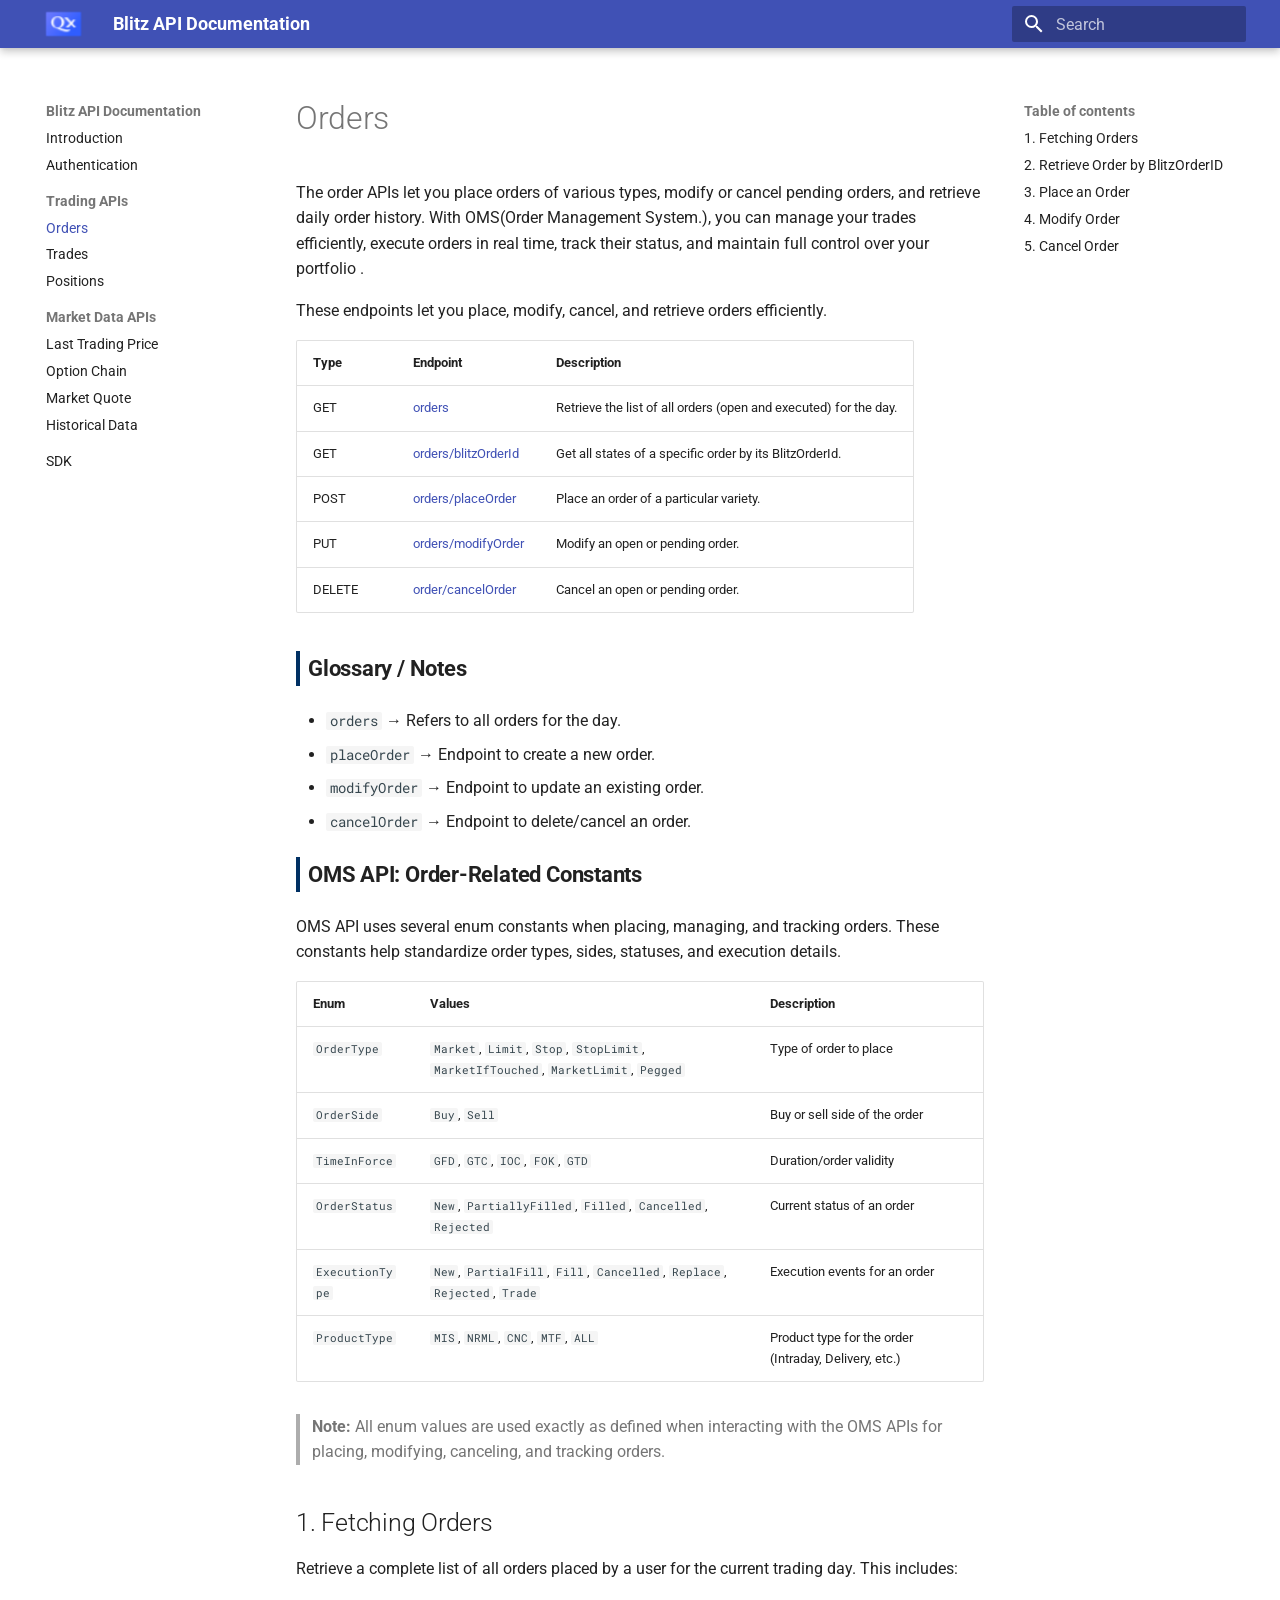
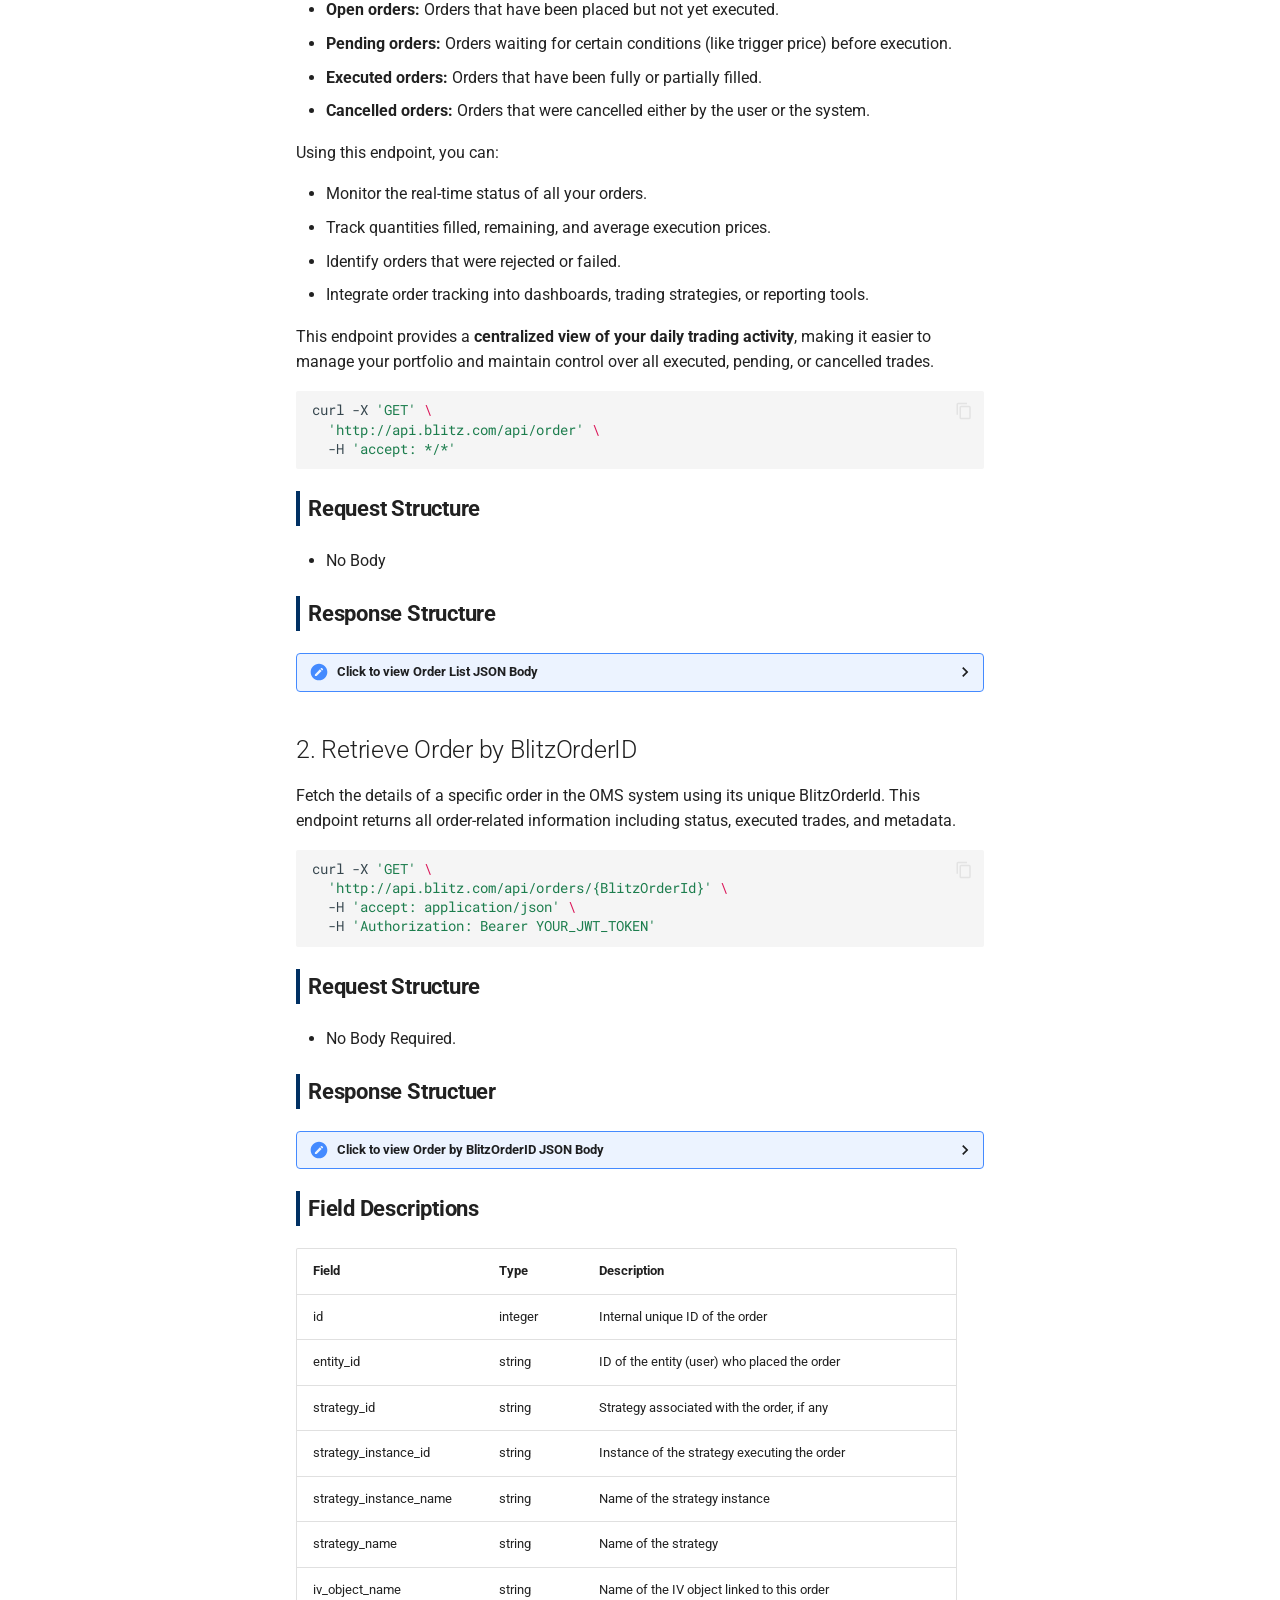
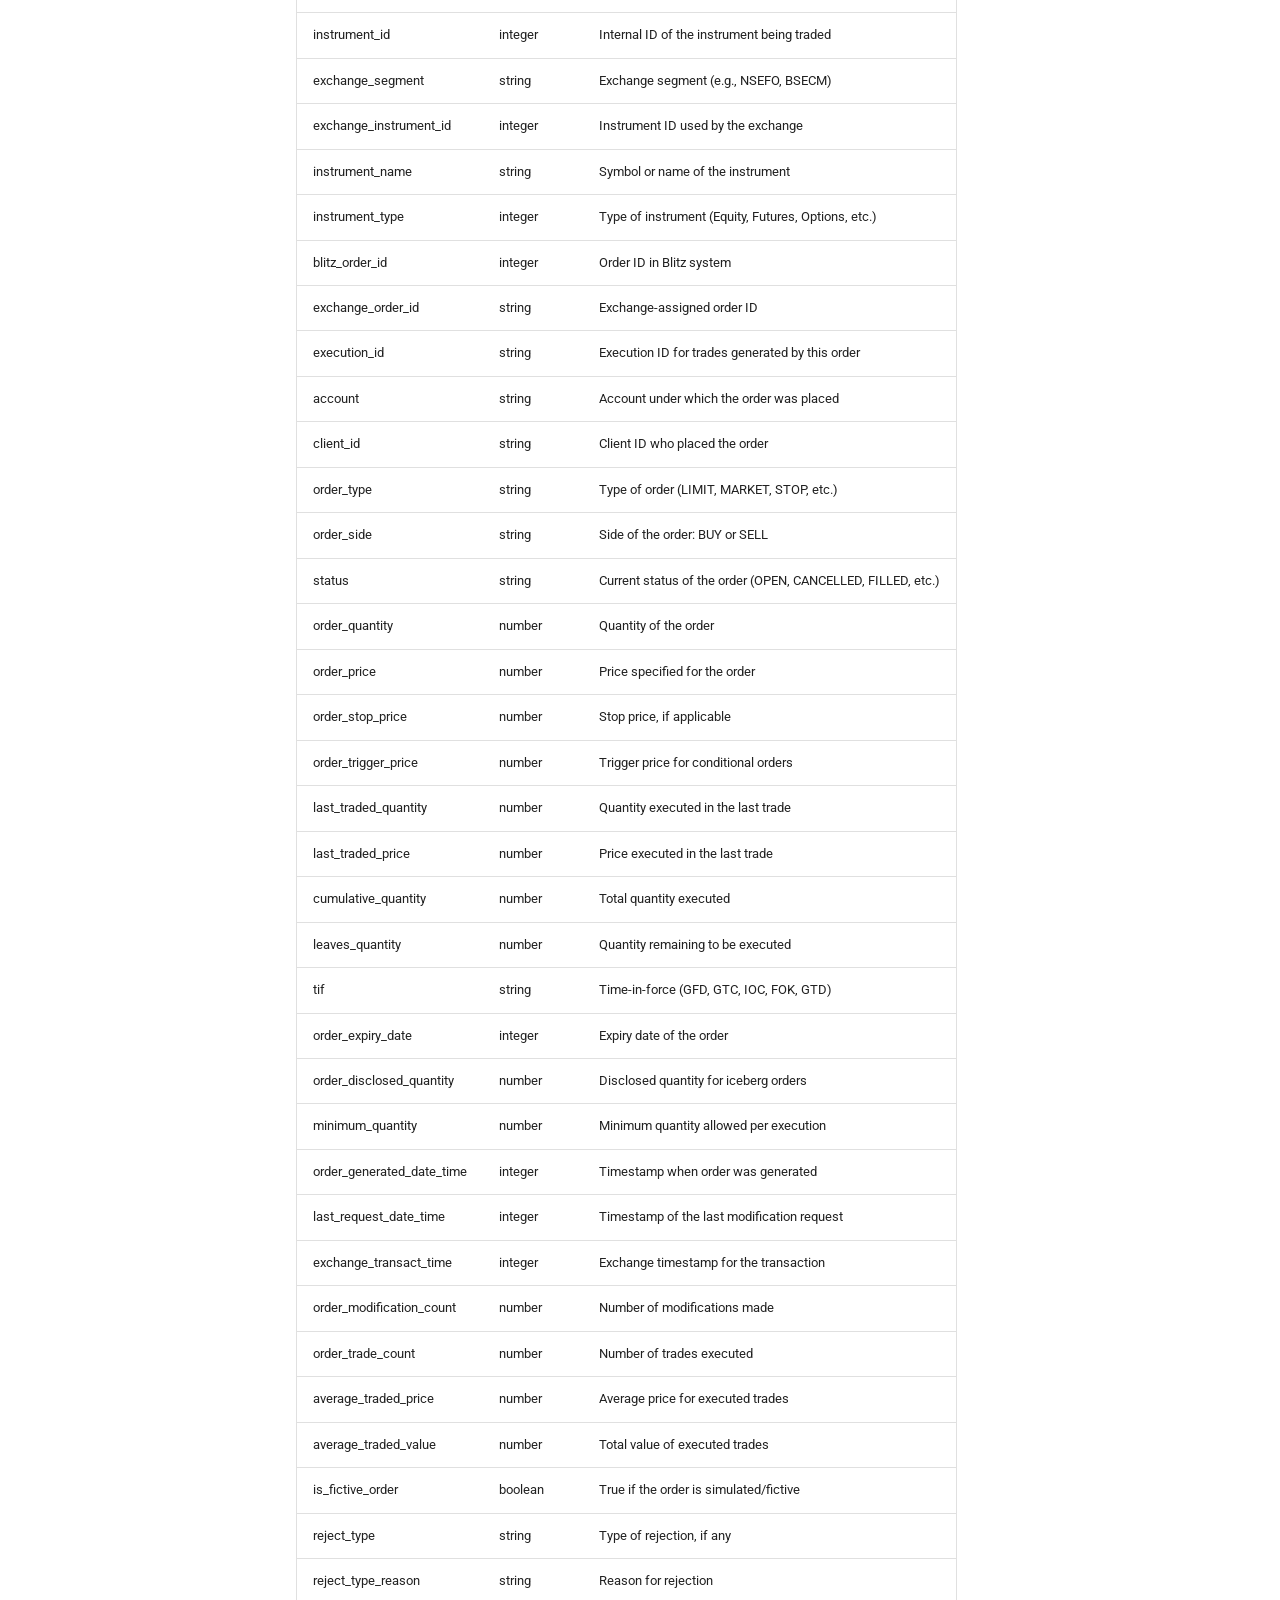
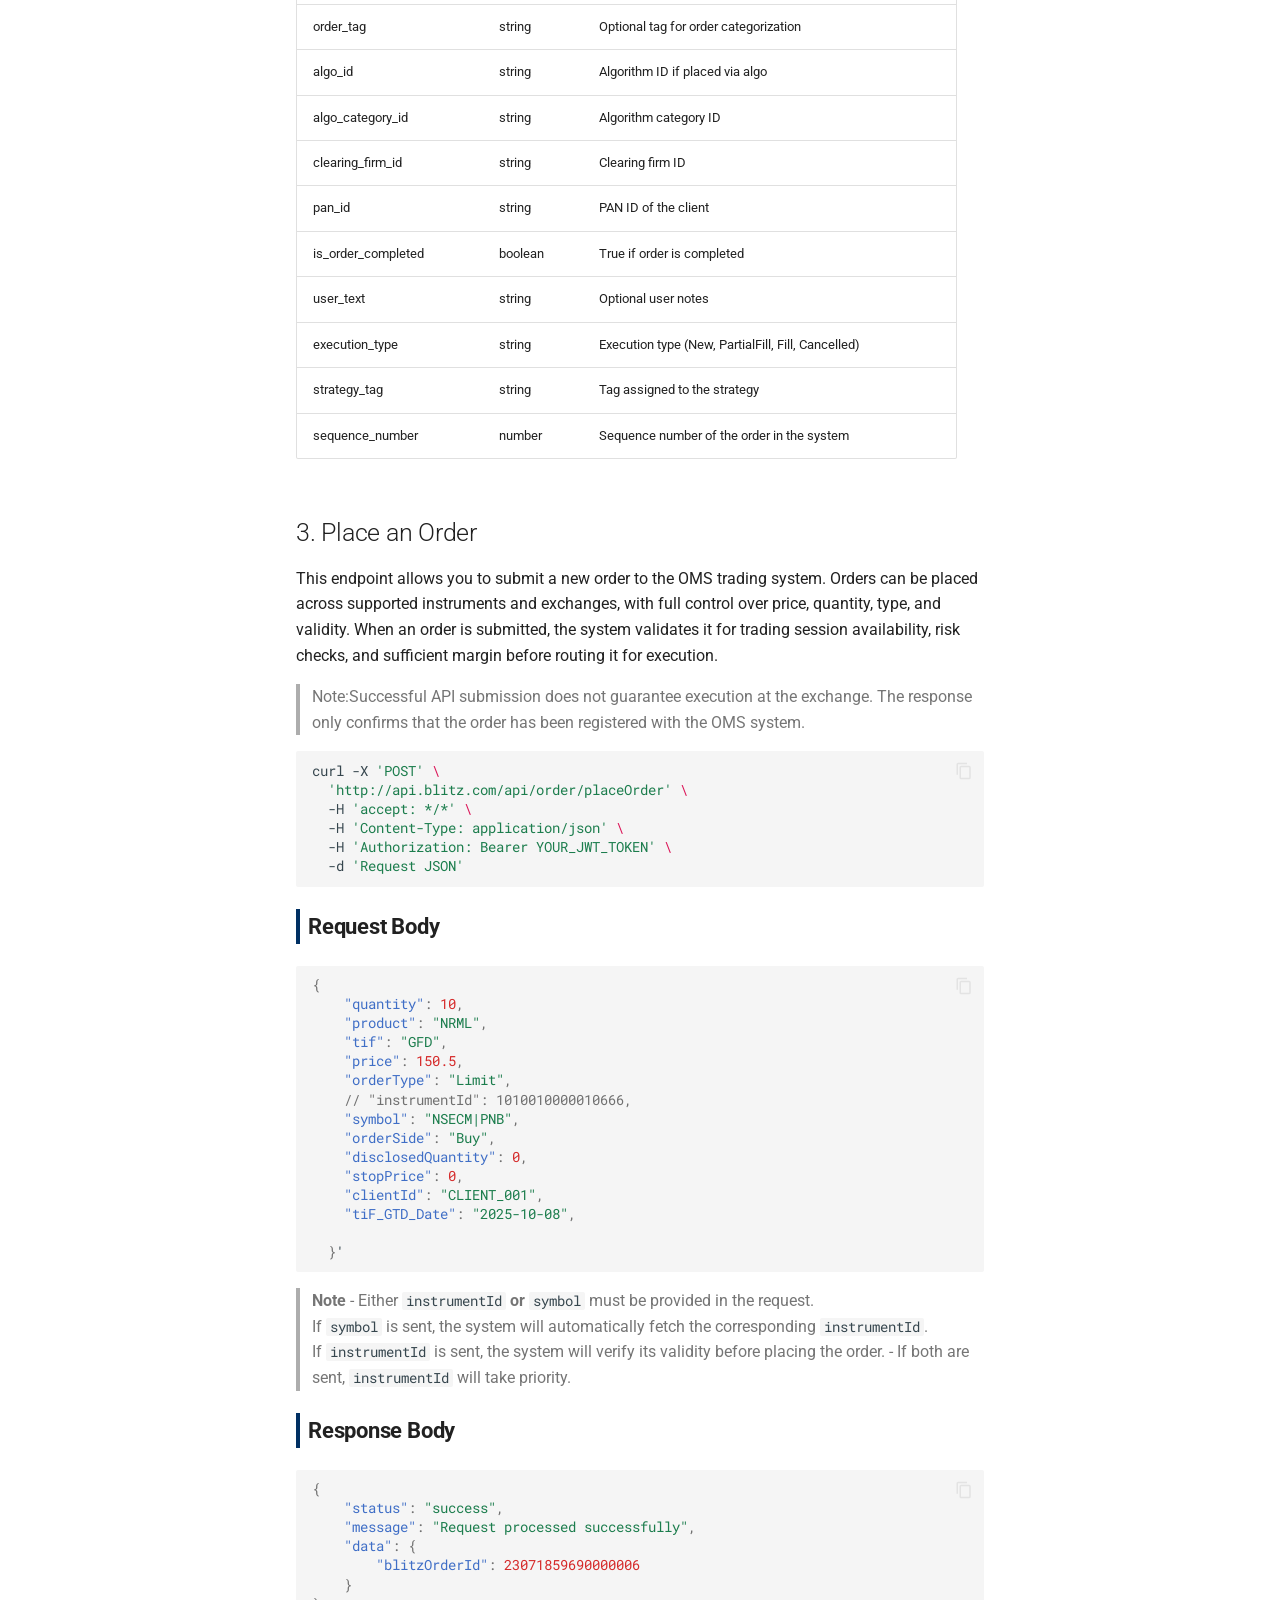
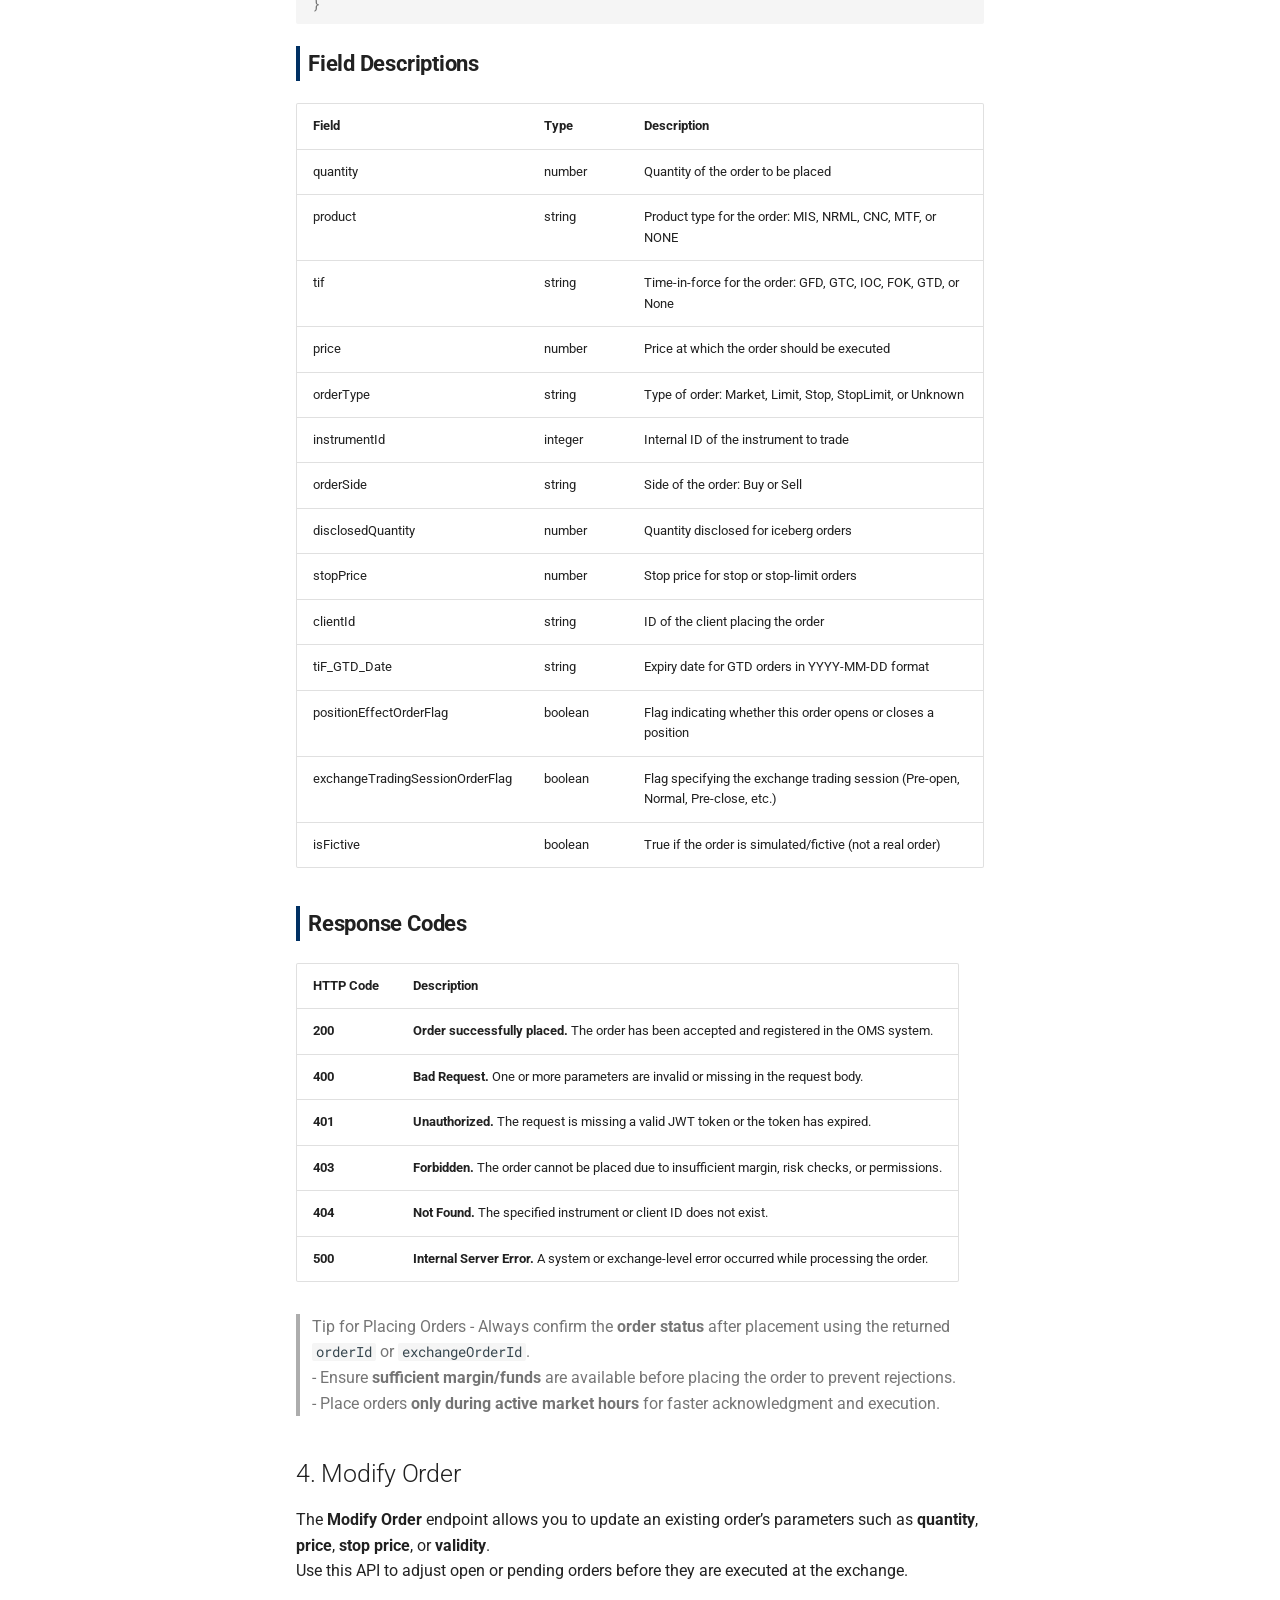
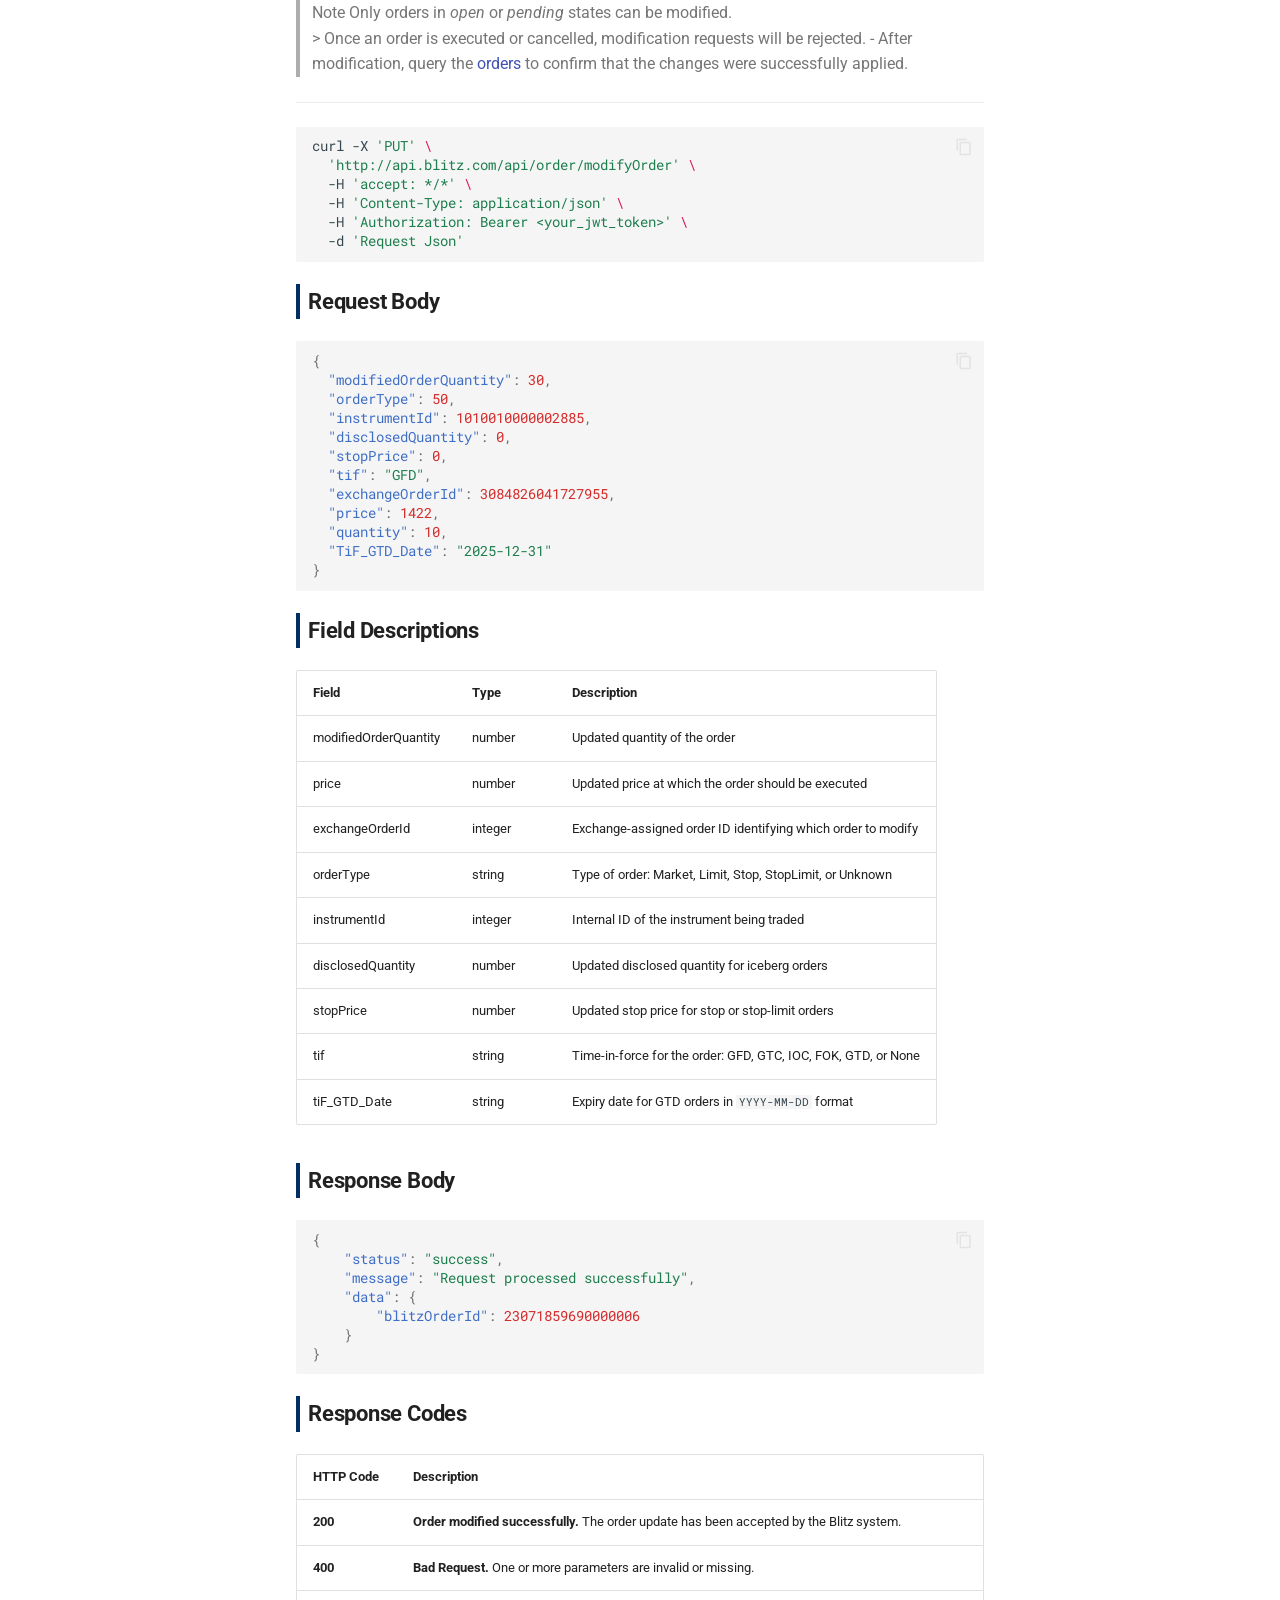
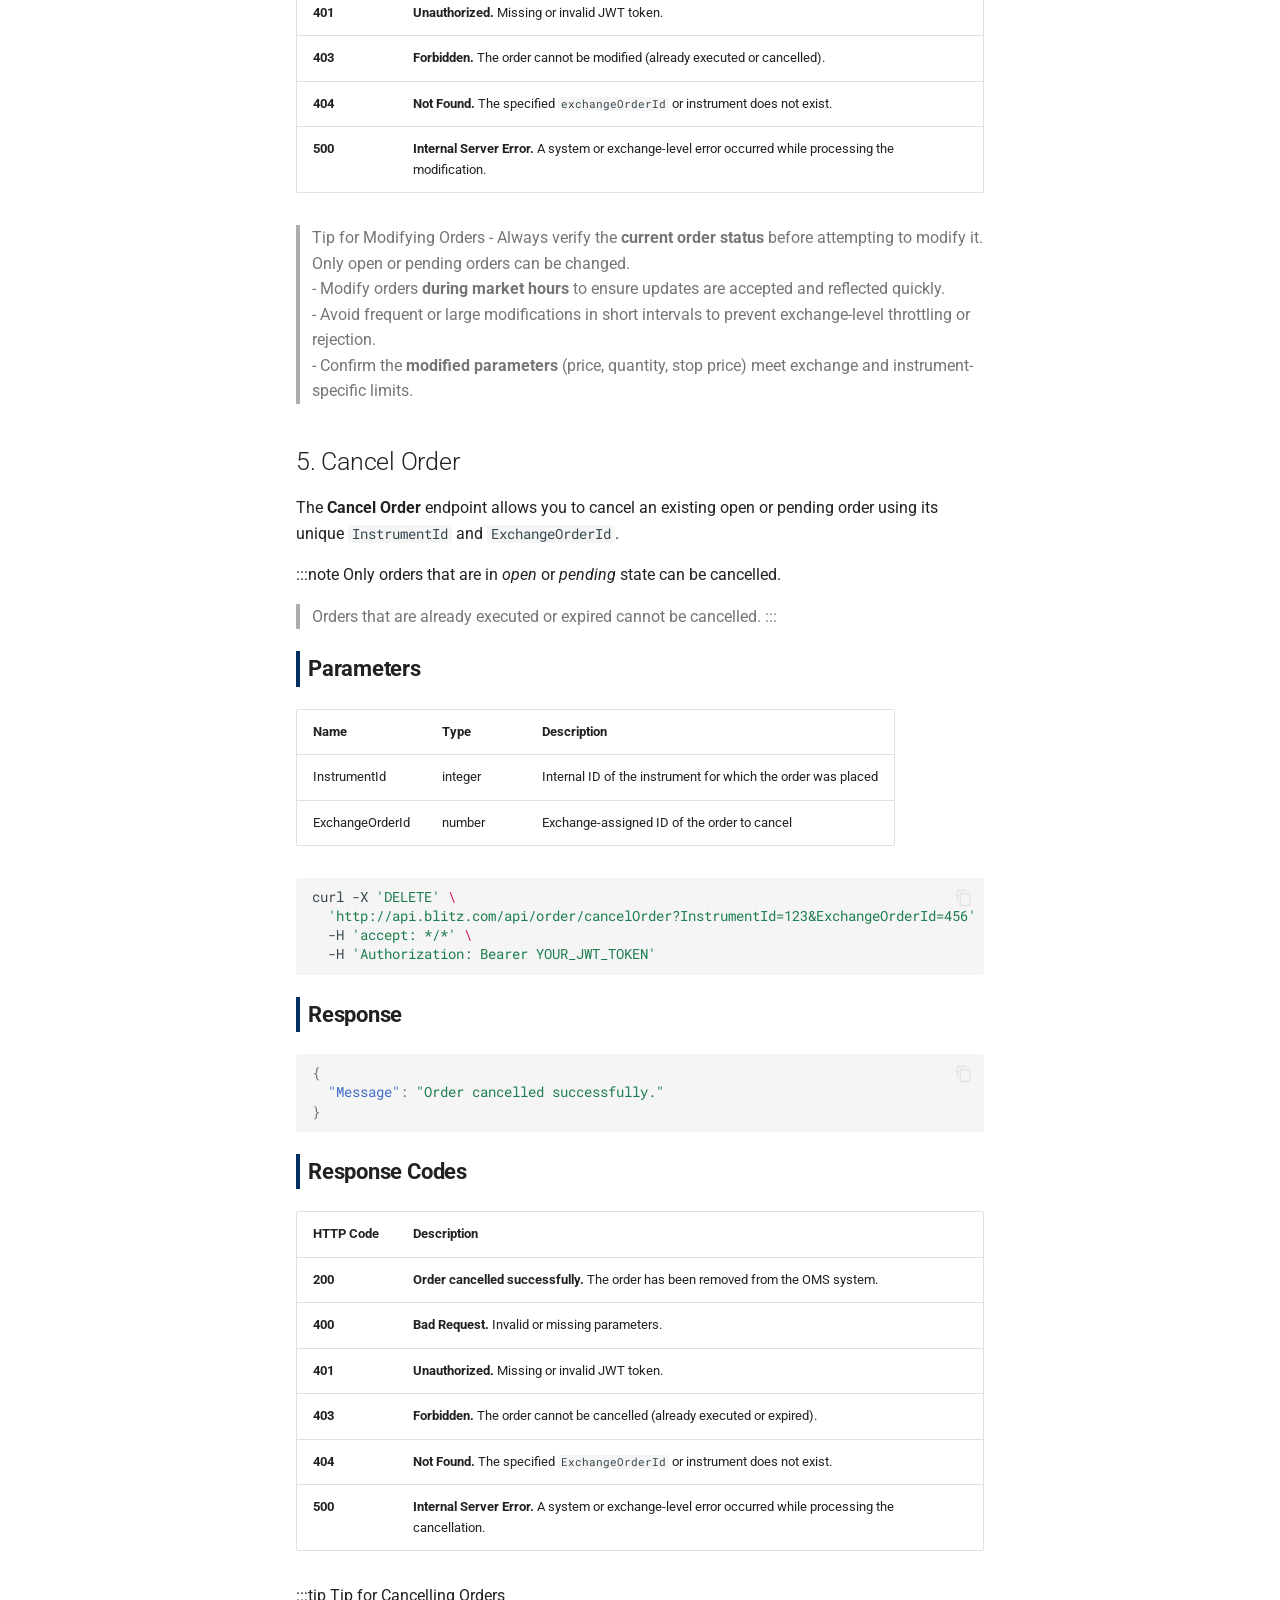
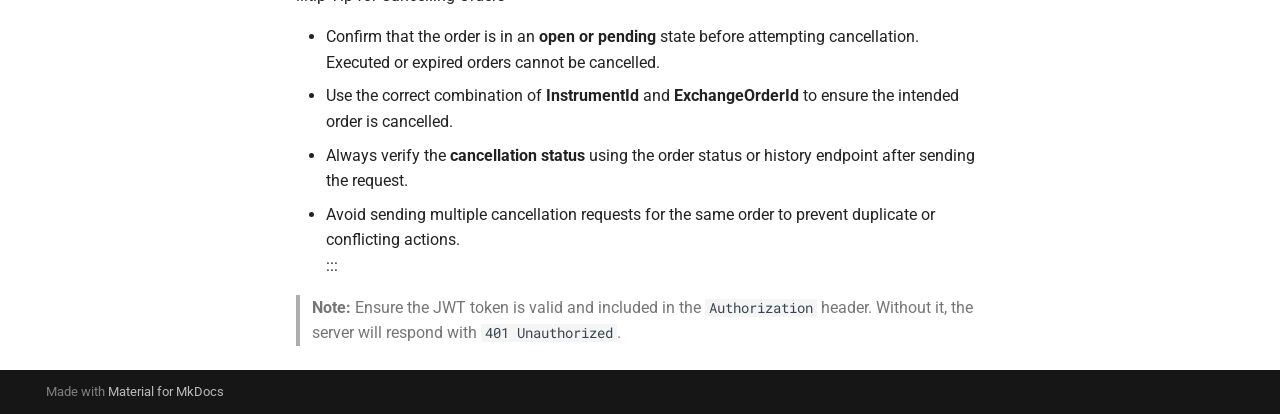
<file: orders/index.html>
<!doctype html>
<html lang="en" class="no-js">
  <head>
    
      <meta charset="utf-8">
      <meta name="viewport" content="width=device-width,initial-scale=1">
      
      
      
      
        <link rel="prev" href="../Authentication/">
      
      
        <link rel="next" href="../trades/">
      
      
      <link rel="icon" href="../favicon.ico">
      <meta name="generator" content="mkdocs-1.6.1, mkdocs-material-9.6.22">
    
    
      
        <title>Orders - Blitz API Documentation</title>
      
    
    
      <link rel="stylesheet" href="../assets/stylesheets/main.84d31ad4.min.css">
      
      


    
    
      
    
    
      
        
        
        <link rel="preconnect" href="https://fonts.gstatic.com" crossorigin>
        <link rel="stylesheet" href="https://fonts.googleapis.com/css?family=Roboto:300,300i,400,400i,700,700i%7CRoboto+Mono:400,400i,700,700i&display=fallback">
        <style>:root{--md-text-font:"Roboto";--md-code-font:"Roboto Mono"}</style>
      
    
    
      <link rel="stylesheet" href="../css/custom.css">
    
    <script>__md_scope=new URL("..",location),__md_hash=e=>[...e].reduce(((e,_)=>(e<<5)-e+_.charCodeAt(0)),0),__md_get=(e,_=localStorage,t=__md_scope)=>JSON.parse(_.getItem(t.pathname+"."+e)),__md_set=(e,_,t=localStorage,a=__md_scope)=>{try{t.setItem(a.pathname+"."+e,JSON.stringify(_))}catch(e){}}</script>
    
      

    
    
    
  </head>
  
  
    <body dir="ltr">
  
    
    <input class="md-toggle" data-md-toggle="drawer" type="checkbox" id="__drawer" autocomplete="off">
    <input class="md-toggle" data-md-toggle="search" type="checkbox" id="__search" autocomplete="off">
    <label class="md-overlay" for="__drawer"></label>
    <div data-md-component="skip">
      
        
        <a href="#1-fetching-orders" class="md-skip">
          Skip to content
        </a>
      
    </div>
    <div data-md-component="announce">
      
    </div>
    
    
      

  

<header class="md-header md-header--shadow" data-md-component="header">
  <nav class="md-header__inner md-grid" aria-label="Header">
    <a href=".." title="Blitz API Documentation" class="md-header__button md-logo" aria-label="Blitz API Documentation" data-md-component="logo">
      
  <img src="../icon.png" alt="logo">

    </a>
    <label class="md-header__button md-icon" for="__drawer">
      
      <svg xmlns="http://www.w3.org/2000/svg" viewBox="0 0 24 24"><path d="M3 6h18v2H3zm0 5h18v2H3zm0 5h18v2H3z"/></svg>
    </label>
    <div class="md-header__title" data-md-component="header-title">
      <div class="md-header__ellipsis">
        <div class="md-header__topic">
          <span class="md-ellipsis">
            Blitz API Documentation
          </span>
        </div>
        <div class="md-header__topic" data-md-component="header-topic">
          <span class="md-ellipsis">
            
              Orders
            
          </span>
        </div>
      </div>
    </div>
    
    
      <script>var palette=__md_get("__palette");if(palette&&palette.color){if("(prefers-color-scheme)"===palette.color.media){var media=matchMedia("(prefers-color-scheme: light)"),input=document.querySelector(media.matches?"[data-md-color-media='(prefers-color-scheme: light)']":"[data-md-color-media='(prefers-color-scheme: dark)']");palette.color.media=input.getAttribute("data-md-color-media"),palette.color.scheme=input.getAttribute("data-md-color-scheme"),palette.color.primary=input.getAttribute("data-md-color-primary"),palette.color.accent=input.getAttribute("data-md-color-accent")}for(var[key,value]of Object.entries(palette.color))document.body.setAttribute("data-md-color-"+key,value)}</script>
    
    
    
      
      
        <label class="md-header__button md-icon" for="__search">
          
          <svg xmlns="http://www.w3.org/2000/svg" viewBox="0 0 24 24"><path d="M9.5 3A6.5 6.5 0 0 1 16 9.5c0 1.61-.59 3.09-1.56 4.23l.27.27h.79l5 5-1.5 1.5-5-5v-.79l-.27-.27A6.52 6.52 0 0 1 9.5 16 6.5 6.5 0 0 1 3 9.5 6.5 6.5 0 0 1 9.5 3m0 2C7 5 5 7 5 9.5S7 14 9.5 14 14 12 14 9.5 12 5 9.5 5"/></svg>
        </label>
        <div class="md-search" data-md-component="search" role="dialog">
  <label class="md-search__overlay" for="__search"></label>
  <div class="md-search__inner" role="search">
    <form class="md-search__form" name="search">
      <input type="text" class="md-search__input" name="query" aria-label="Search" placeholder="Search" autocapitalize="off" autocorrect="off" autocomplete="off" spellcheck="false" data-md-component="search-query" required>
      <label class="md-search__icon md-icon" for="__search">
        
        <svg xmlns="http://www.w3.org/2000/svg" viewBox="0 0 24 24"><path d="M9.5 3A6.5 6.5 0 0 1 16 9.5c0 1.61-.59 3.09-1.56 4.23l.27.27h.79l5 5-1.5 1.5-5-5v-.79l-.27-.27A6.52 6.52 0 0 1 9.5 16 6.5 6.5 0 0 1 3 9.5 6.5 6.5 0 0 1 9.5 3m0 2C7 5 5 7 5 9.5S7 14 9.5 14 14 12 14 9.5 12 5 9.5 5"/></svg>
        
        <svg xmlns="http://www.w3.org/2000/svg" viewBox="0 0 24 24"><path d="M20 11v2H8l5.5 5.5-1.42 1.42L4.16 12l7.92-7.92L13.5 5.5 8 11z"/></svg>
      </label>
      <nav class="md-search__options" aria-label="Search">
        
        <button type="reset" class="md-search__icon md-icon" title="Clear" aria-label="Clear" tabindex="-1">
          
          <svg xmlns="http://www.w3.org/2000/svg" viewBox="0 0 24 24"><path d="M19 6.41 17.59 5 12 10.59 6.41 5 5 6.41 10.59 12 5 17.59 6.41 19 12 13.41 17.59 19 19 17.59 13.41 12z"/></svg>
        </button>
      </nav>
      
    </form>
    <div class="md-search__output">
      <div class="md-search__scrollwrap" tabindex="0" data-md-scrollfix>
        <div class="md-search-result" data-md-component="search-result">
          <div class="md-search-result__meta">
            Initializing search
          </div>
          <ol class="md-search-result__list" role="presentation"></ol>
        </div>
      </div>
    </div>
  </div>
</div>
      
    
    
  </nav>
  
</header>
    
    <div class="md-container" data-md-component="container">
      
      
        
          
        
      
      <main class="md-main" data-md-component="main">
        <div class="md-main__inner md-grid">
          
            
              
              <div class="md-sidebar md-sidebar--primary" data-md-component="sidebar" data-md-type="navigation" >
                <div class="md-sidebar__scrollwrap">
                  <div class="md-sidebar__inner">
                    



<nav class="md-nav md-nav--primary" aria-label="Navigation" data-md-level="0">
  <label class="md-nav__title" for="__drawer">
    <a href=".." title="Blitz API Documentation" class="md-nav__button md-logo" aria-label="Blitz API Documentation" data-md-component="logo">
      
  <img src="../icon.png" alt="logo">

    </a>
    Blitz API Documentation
  </label>
  
  <ul class="md-nav__list" data-md-scrollfix>
    
      
      
  
  
  
  
    <li class="md-nav__item">
      <a href=".." class="md-nav__link">
        
  
  
  <span class="md-ellipsis">
    Introduction
    
  </span>
  

      </a>
    </li>
  

    
      
      
  
  
  
  
    <li class="md-nav__item">
      <a href="../Authentication/" class="md-nav__link">
        
  
  
  <span class="md-ellipsis">
    Authentication
    
  </span>
  

      </a>
    </li>
  

    
      
      
  
  
    
  
  
  
    
    
    
    
      
        
        
      
    
    
    <li class="md-nav__item md-nav__item--active md-nav__item--section md-nav__item--nested">
      
        
        
        <input class="md-nav__toggle md-toggle " type="checkbox" id="__nav_3" checked>
        
          
          <label class="md-nav__link" for="__nav_3" id="__nav_3_label" tabindex="">
            
  
  
  <span class="md-ellipsis">
    Trading APIs
    
  </span>
  

            <span class="md-nav__icon md-icon"></span>
          </label>
        
        <nav class="md-nav" data-md-level="1" aria-labelledby="__nav_3_label" aria-expanded="true">
          <label class="md-nav__title" for="__nav_3">
            <span class="md-nav__icon md-icon"></span>
            Trading APIs
          </label>
          <ul class="md-nav__list" data-md-scrollfix>
            
              
                
  
  
    
  
  
  
    <li class="md-nav__item md-nav__item--active">
      
      <input class="md-nav__toggle md-toggle" type="checkbox" id="__toc">
      
      
      
        <label class="md-nav__link md-nav__link--active" for="__toc">
          
  
  
  <span class="md-ellipsis">
    Orders
    
  </span>
  

          <span class="md-nav__icon md-icon"></span>
        </label>
      
      <a href="./" class="md-nav__link md-nav__link--active">
        
  
  
  <span class="md-ellipsis">
    Orders
    
  </span>
  

      </a>
      
        

<nav class="md-nav md-nav--secondary" aria-label="Table of contents">
  
  
  
  
    <label class="md-nav__title" for="__toc">
      <span class="md-nav__icon md-icon"></span>
      Table of contents
    </label>
    <ul class="md-nav__list" data-md-component="toc" data-md-scrollfix>
      
        <li class="md-nav__item">
  <a href="#1-fetching-orders" class="md-nav__link">
    <span class="md-ellipsis">
      1. Fetching Orders
    </span>
  </a>
  
</li>
      
        <li class="md-nav__item">
  <a href="#2-retrieve-order-by-blitzorderid" class="md-nav__link">
    <span class="md-ellipsis">
      2. Retrieve Order by BlitzOrderID
    </span>
  </a>
  
</li>
      
        <li class="md-nav__item">
  <a href="#3-place-an-order" class="md-nav__link">
    <span class="md-ellipsis">
      3. Place an Order
    </span>
  </a>
  
</li>
      
        <li class="md-nav__item">
  <a href="#4-modify-order" class="md-nav__link">
    <span class="md-ellipsis">
      4. Modify Order
    </span>
  </a>
  
</li>
      
        <li class="md-nav__item">
  <a href="#cancel-order" class="md-nav__link">
    <span class="md-ellipsis">
      5. Cancel Order
    </span>
  </a>
  
</li>
      
    </ul>
  
</nav>
      
    </li>
  

              
            
              
                
  
  
  
  
    <li class="md-nav__item">
      <a href="../trades/" class="md-nav__link">
        
  
  
  <span class="md-ellipsis">
    Trades
    
  </span>
  

      </a>
    </li>
  

              
            
              
                
  
  
  
  
    <li class="md-nav__item">
      <a href="../positions/" class="md-nav__link">
        
  
  
  <span class="md-ellipsis">
    Positions
    
  </span>
  

      </a>
    </li>
  

              
            
          </ul>
        </nav>
      
    </li>
  

    
      
      
  
  
  
  
    
    
    
    
      
        
        
      
    
    
    <li class="md-nav__item md-nav__item--section md-nav__item--nested">
      
        
        
          
        
        <input class="md-nav__toggle md-toggle md-toggle--indeterminate" type="checkbox" id="__nav_4" >
        
          
          <label class="md-nav__link" for="__nav_4" id="__nav_4_label" tabindex="">
            
  
  
  <span class="md-ellipsis">
    Market Data APIs
    
  </span>
  

            <span class="md-nav__icon md-icon"></span>
          </label>
        
        <nav class="md-nav" data-md-level="1" aria-labelledby="__nav_4_label" aria-expanded="false">
          <label class="md-nav__title" for="__nav_4">
            <span class="md-nav__icon md-icon"></span>
            Market Data APIs
          </label>
          <ul class="md-nav__list" data-md-scrollfix>
            
              
                
  
  
  
  
    <li class="md-nav__item">
      <a href="../LTP/" class="md-nav__link">
        
  
  
  <span class="md-ellipsis">
    Last Trading Price
    
  </span>
  

      </a>
    </li>
  

              
            
              
                
  
  
  
  
    <li class="md-nav__item">
      <a href="../optionchain/" class="md-nav__link">
        
  
  
  <span class="md-ellipsis">
    Option Chain
    
  </span>
  

      </a>
    </li>
  

              
            
              
                
  
  
  
  
    <li class="md-nav__item">
      <a href="../marketquote/" class="md-nav__link">
        
  
  
  <span class="md-ellipsis">
    Market Quote
    
  </span>
  

      </a>
    </li>
  

              
            
              
                
  
  
  
  
    <li class="md-nav__item">
      <a href="../historicaldata/" class="md-nav__link">
        
  
  
  <span class="md-ellipsis">
    Historical Data
    
  </span>
  

      </a>
    </li>
  

              
            
          </ul>
        </nav>
      
    </li>
  

    
      
      
  
  
  
  
    <li class="md-nav__item">
      <a href="../sdk/" class="md-nav__link">
        
  
  
  <span class="md-ellipsis">
    SDK
    
  </span>
  

      </a>
    </li>
  

    
  </ul>
</nav>
                  </div>
                </div>
              </div>
            
            
              
              <div class="md-sidebar md-sidebar--secondary" data-md-component="sidebar" data-md-type="toc" >
                <div class="md-sidebar__scrollwrap">
                  <div class="md-sidebar__inner">
                    

<nav class="md-nav md-nav--secondary" aria-label="Table of contents">
  
  
  
  
    <label class="md-nav__title" for="__toc">
      <span class="md-nav__icon md-icon"></span>
      Table of contents
    </label>
    <ul class="md-nav__list" data-md-component="toc" data-md-scrollfix>
      
        <li class="md-nav__item">
  <a href="#1-fetching-orders" class="md-nav__link">
    <span class="md-ellipsis">
      1. Fetching Orders
    </span>
  </a>
  
</li>
      
        <li class="md-nav__item">
  <a href="#2-retrieve-order-by-blitzorderid" class="md-nav__link">
    <span class="md-ellipsis">
      2. Retrieve Order by BlitzOrderID
    </span>
  </a>
  
</li>
      
        <li class="md-nav__item">
  <a href="#3-place-an-order" class="md-nav__link">
    <span class="md-ellipsis">
      3. Place an Order
    </span>
  </a>
  
</li>
      
        <li class="md-nav__item">
  <a href="#4-modify-order" class="md-nav__link">
    <span class="md-ellipsis">
      4. Modify Order
    </span>
  </a>
  
</li>
      
        <li class="md-nav__item">
  <a href="#cancel-order" class="md-nav__link">
    <span class="md-ellipsis">
      5. Cancel Order
    </span>
  </a>
  
</li>
      
    </ul>
  
</nav>
                  </div>
                </div>
              </div>
            
          
          
            <div class="md-content" data-md-component="content">
              <article class="md-content__inner md-typeset">
                
                  



  <h1>Orders</h1>

<p>The order APIs let you place orders of various types, modify or cancel pending orders, and retrieve daily order history. With OMS(Order Management System.), you can manage your trades efficiently, execute orders in real time, track their status, and maintain full control over your portfolio .</p>
<p>These endpoints let you place, modify, cancel, and retrieve orders efficiently.</p>
<table>
<thead>
<tr>
<th><strong>Type</strong></th>
<th><strong>Endpoint</strong></th>
<th><strong>Description</strong></th>
</tr>
</thead>
<tbody>
<tr>
<td>GET</td>
<td><a href="#fetching-orders">orders</a></td>
<td>Retrieve the list of all orders (open and executed) for the day.</td>
</tr>
<tr>
<td>GET</td>
<td><a href="#get-order-by-id">orders/blitzOrderId</a></td>
<td>Get all states of a specific order by its BlitzOrderId.</td>
</tr>
<tr>
<td>POST</td>
<td><a href="#place-order">orders/placeOrder</a></td>
<td>Place an order of a particular variety.</td>
</tr>
<tr>
<td>PUT</td>
<td><a href="#modify-order">orders/modifyOrder</a></td>
<td>Modify an open or pending order.</td>
</tr>
<tr>
<td>DELETE</td>
<td><a href="#cancel-order">order/cancelOrder</a></td>
<td>Cancel an open or pending order.</td>
</tr>
</tbody>
</table>
<h4 class="no-toc" id="glossary-notes">Glossary / Notes<a class="headerlink" href="#glossary-notes" title="Permanent link">&para;</a></h4>
<ul>
<li><code>orders</code> → Refers to all orders for the day.  </li>
<li><code>placeOrder</code> → Endpoint to create a new order.  </li>
<li><code>modifyOrder</code> → Endpoint to update an existing order.  </li>
<li><code>cancelOrder</code> → Endpoint to delete/cancel an order.</li>
</ul>
<h4 id="oms-api-order-related-constants">OMS API: Order-Related Constants<a class="headerlink" href="#oms-api-order-related-constants" title="Permanent link">&para;</a></h4>
<p>OMS API uses several enum constants when placing, managing, and tracking orders. These constants help standardize order types, sides, statuses, and execution details.</p>
<table>
<thead>
<tr>
<th>Enum</th>
<th>Values</th>
<th>Description</th>
</tr>
</thead>
<tbody>
<tr>
<td><code>OrderType</code></td>
<td><code>Market</code>, <code>Limit</code>, <code>Stop</code>, <code>StopLimit</code>, <code>MarketIfTouched</code>, <code>MarketLimit</code>, <code>Pegged</code></td>
<td>Type of order to place</td>
</tr>
<tr>
<td><code>OrderSide</code></td>
<td><code>Buy</code>, <code>Sell</code></td>
<td>Buy or sell side of the order</td>
</tr>
<tr>
<td><code>TimeInForce</code></td>
<td><code>GFD</code>, <code>GTC</code>, <code>IOC</code>, <code>FOK</code>, <code>GTD</code></td>
<td>Duration/order validity</td>
</tr>
<tr>
<td><code>OrderStatus</code></td>
<td><code>New</code>, <code>PartiallyFilled</code>, <code>Filled</code>, <code>Cancelled</code>, <code>Rejected</code></td>
<td>Current status of an order</td>
</tr>
<tr>
<td><code>ExecutionType</code></td>
<td><code>New</code>, <code>PartialFill</code>, <code>Fill</code>, <code>Cancelled</code>, <code>Replace</code>, <code>Rejected</code>, <code>Trade</code></td>
<td>Execution events for an order</td>
</tr>
<tr>
<td><code>ProductType</code></td>
<td><code>MIS</code>, <code>NRML</code>, <code>CNC</code>, <code>MTF</code>, <code>ALL</code></td>
<td>Product type for the order (Intraday, Delivery, etc.)</td>
</tr>
</tbody>
</table>
<blockquote>
<p><strong>Note:</strong> All enum values are used exactly as defined when interacting with the OMS APIs for placing, modifying, canceling, and tracking orders.</p>
</blockquote>
<h2 id="1-fetching-orders">1. Fetching Orders<a class="headerlink" href="#1-fetching-orders" title="Permanent link">&para;</a></h2>
<p>Retrieve a complete list of all orders placed by a user for the current trading day. This includes:</p>
<ul>
<li><strong>Open orders:</strong> Orders that have been placed but not yet executed.  </li>
<li><strong>Pending orders:</strong> Orders waiting for certain conditions (like trigger price) before execution.  </li>
<li><strong>Executed orders:</strong> Orders that have been fully or partially filled.  </li>
<li><strong>Cancelled orders:</strong> Orders that were cancelled either by the user or the system.</li>
</ul>
<p>Using this endpoint, you can:</p>
<ul>
<li>Monitor the real-time status of all your orders.  </li>
<li>Track quantities filled, remaining, and average execution prices.  </li>
<li>Identify orders that were rejected or failed.  </li>
<li>Integrate order tracking into dashboards, trading strategies, or reporting tools.</li>
</ul>
<p>This endpoint provides a <strong>centralized view of your daily trading activity</strong>, making it easier to manage your portfolio and maintain control over all executed, pending, or cancelled trades.</p>
<div class="highlight"><pre><span></span><code>curl<span class="w"> </span>-X<span class="w"> </span><span class="s1">&#39;GET&#39;</span><span class="w"> </span><span class="se">\</span>
<span class="w">  </span><span class="s1">&#39;http://api.blitz.com/api/order&#39;</span><span class="w"> </span><span class="se">\</span>
<span class="w">  </span>-H<span class="w"> </span><span class="s1">&#39;accept: */*&#39;</span>
</code></pre></div>
<h4 id="request-structure">Request Structure<a class="headerlink" href="#request-structure" title="Permanent link">&para;</a></h4>
<ul>
<li>No Body</li>
</ul>
<h4 id="response-structure">Response Structure<a class="headerlink" href="#response-structure" title="Permanent link">&para;</a></h4>
<details>
<summary>Click to view Order List JSON Body</summary>

<div class="highlight"><pre><span></span><code><span class="p">[</span>
<span class="w">    </span><span class="p">{</span>
<span class="w">        </span><span class="nt">&quot;id&quot;</span><span class="p">:</span><span class="w"> </span><span class="mi">25</span><span class="p">,</span>
<span class="w">        </span><span class="nt">&quot;entity_id&quot;</span><span class="p">:</span><span class="w"> </span><span class="s2">&quot;163d2248-e81b-4cb3-9482-bb65e3e4ab3f&quot;</span><span class="p">,</span>
<span class="w">        </span><span class="nt">&quot;strategy_id&quot;</span><span class="p">:</span><span class="w"> </span><span class="s2">&quot;36250ee3-ad08-4e09-862f-83deee8cdef9&quot;</span><span class="p">,</span>
<span class="w">        </span><span class="nt">&quot;strategy_instance_id&quot;</span><span class="p">:</span><span class="w"> </span><span class="s2">&quot;a78887e2-a295-4d21-b30d-a90cd170aad3&quot;</span><span class="p">,</span>
<span class="w">        </span><span class="nt">&quot;strategy_instance_name&quot;</span><span class="p">:</span><span class="w"> </span><span class="s2">&quot;IDEA&quot;</span><span class="p">,</span>
<span class="w">        </span><span class="nt">&quot;strategy_name&quot;</span><span class="p">:</span><span class="w"> </span><span class="s2">&quot;Manual Trading&quot;</span><span class="p">,</span>
<span class="w">        </span><span class="nt">&quot;iv_object_name&quot;</span><span class="p">:</span><span class="w"> </span><span class="s2">&quot;IDEA&quot;</span><span class="p">,</span>
<span class="w">        </span><span class="nt">&quot;instrument_id&quot;</span><span class="p">:</span><span class="w"> </span><span class="mi">1010010000014366</span><span class="p">,</span>
<span class="w">        </span><span class="nt">&quot;exchange_segment&quot;</span><span class="p">:</span><span class="w"> </span><span class="s2">&quot;NSECM&quot;</span><span class="p">,</span>
<span class="w">        </span><span class="nt">&quot;exchange_instrument_id&quot;</span><span class="p">:</span><span class="w"> </span><span class="mi">1010010000014366</span><span class="p">,</span>
<span class="w">        </span><span class="nt">&quot;instrument_name&quot;</span><span class="p">:</span><span class="w"> </span><span class="s2">&quot;IDEA&quot;</span><span class="p">,</span>
<span class="w">        </span><span class="nt">&quot;instrument_type&quot;</span><span class="p">:</span><span class="w"> </span><span class="mi">1</span><span class="p">,</span>
<span class="w">        </span><span class="nt">&quot;blitz_order_id&quot;</span><span class="p">:</span><span class="w"> </span><span class="mi">3367140289</span><span class="p">,</span>
<span class="w">        </span><span class="nt">&quot;exchange_order_id&quot;</span><span class="p">:</span><span class="w"> </span><span class="s2">&quot;0&quot;</span><span class="p">,</span>
<span class="w">        </span><span class="nt">&quot;execution_id&quot;</span><span class="p">:</span><span class="w"> </span><span class="s2">&quot;0&quot;</span><span class="p">,</span>
<span class="w">        </span><span class="nt">&quot;account&quot;</span><span class="p">:</span><span class="w"> </span><span class="s2">&quot;&quot;</span><span class="p">,</span>
<span class="w">        </span><span class="nt">&quot;client_id&quot;</span><span class="p">:</span><span class="w"> </span><span class="s2">&quot;SIDD09&quot;</span><span class="p">,</span>
<span class="w">        </span><span class="nt">&quot;order_type&quot;</span><span class="p">:</span><span class="w"> </span><span class="s2">&quot;Market&quot;</span><span class="p">,</span>
<span class="w">        </span><span class="nt">&quot;order_side&quot;</span><span class="p">:</span><span class="w"> </span><span class="s2">&quot;Buy&quot;</span><span class="p">,</span>
<span class="w">        </span><span class="nt">&quot;status&quot;</span><span class="p">:</span><span class="w"> </span><span class="s2">&quot;PendingNew&quot;</span><span class="p">,</span>
<span class="w">        </span><span class="nt">&quot;order_quantity&quot;</span><span class="p">:</span><span class="w"> </span><span class="mi">1</span><span class="p">,</span>
<span class="w">        </span><span class="nt">&quot;order_price&quot;</span><span class="p">:</span><span class="w"> </span><span class="mi">0</span><span class="p">,</span>
<span class="w">        </span><span class="nt">&quot;order_stop_price&quot;</span><span class="p">:</span><span class="w"> </span><span class="mi">0</span><span class="p">,</span>
<span class="w">        </span><span class="nt">&quot;order_trigger_price&quot;</span><span class="p">:</span><span class="w"> </span><span class="mi">0</span><span class="p">,</span>
<span class="w">        </span><span class="nt">&quot;last_traded_quantity&quot;</span><span class="p">:</span><span class="w"> </span><span class="mi">0</span><span class="p">,</span>
<span class="w">        </span><span class="nt">&quot;last_traded_price&quot;</span><span class="p">:</span><span class="w"> </span><span class="mi">0</span><span class="p">,</span>
<span class="w">        </span><span class="nt">&quot;cumulative_quantity&quot;</span><span class="p">:</span><span class="w"> </span><span class="mi">0</span><span class="p">,</span>
<span class="w">        </span><span class="nt">&quot;leaves_quantity&quot;</span><span class="p">:</span><span class="w"> </span><span class="mi">1</span><span class="p">,</span>
<span class="w">        </span><span class="nt">&quot;tif&quot;</span><span class="p">:</span><span class="w"> </span><span class="s2">&quot;GFD&quot;</span><span class="p">,</span>
<span class="w">        </span><span class="nt">&quot;order_expiry_date&quot;</span><span class="p">:</span><span class="w"> </span><span class="mi">1760079432921</span><span class="p">,</span>
<span class="w">        </span><span class="nt">&quot;order_disclosed_quantity&quot;</span><span class="p">:</span><span class="w"> </span><span class="mi">0</span><span class="p">,</span>
<span class="w">        </span><span class="nt">&quot;minimum_quantity&quot;</span><span class="p">:</span><span class="w"> </span><span class="mi">0</span><span class="p">,</span>
<span class="w">        </span><span class="nt">&quot;order_generated_date_time&quot;</span><span class="p">:</span><span class="w"> </span><span class="mi">1760079432921</span><span class="p">,</span>
<span class="w">        </span><span class="nt">&quot;last_request_date_time&quot;</span><span class="p">:</span><span class="w"> </span><span class="mi">1760079432921</span><span class="p">,</span>
<span class="w">        </span><span class="nt">&quot;exchange_transact_time&quot;</span><span class="p">:</span><span class="w"> </span><span class="mi">1760079432921</span><span class="p">,</span>
<span class="w">        </span><span class="nt">&quot;order_modification_count&quot;</span><span class="p">:</span><span class="w"> </span><span class="mi">0</span><span class="p">,</span>
<span class="w">        </span><span class="nt">&quot;order_trade_count&quot;</span><span class="p">:</span><span class="w"> </span><span class="mi">0</span><span class="p">,</span>
<span class="w">        </span><span class="nt">&quot;average_traded_price&quot;</span><span class="p">:</span><span class="w"> </span><span class="mi">0</span><span class="p">,</span>
<span class="w">        </span><span class="nt">&quot;average_traded_value&quot;</span><span class="p">:</span><span class="w"> </span><span class="mi">0</span><span class="p">,</span>
<span class="w">        </span><span class="nt">&quot;is_fictive_order&quot;</span><span class="p">:</span><span class="w"> </span><span class="kc">false</span><span class="p">,</span>
<span class="w">        </span><span class="nt">&quot;reject_type&quot;</span><span class="p">:</span><span class="w"> </span><span class="s2">&quot;None&quot;</span><span class="p">,</span>
<span class="w">        </span><span class="nt">&quot;reject_type_reason&quot;</span><span class="p">:</span><span class="w"> </span><span class="s2">&quot;&quot;</span><span class="p">,</span>
<span class="w">        </span><span class="nt">&quot;order_tag&quot;</span><span class="p">:</span><span class="w"> </span><span class="s2">&quot;NormalOrder&quot;</span><span class="p">,</span>
<span class="w">        </span><span class="nt">&quot;ctcl_id&quot;</span><span class="p">:</span><span class="w"> </span><span class="s2">&quot;153541&quot;</span><span class="p">,</span>
<span class="w">        </span><span class="nt">&quot;algo_id&quot;</span><span class="p">:</span><span class="w"> </span><span class="s2">&quot;0&quot;</span><span class="p">,</span>
<span class="w">        </span><span class="nt">&quot;algo_category_id&quot;</span><span class="p">:</span><span class="w"> </span><span class="s2">&quot;0&quot;</span><span class="p">,</span>
<span class="w">        </span><span class="nt">&quot;clearing_firm_id&quot;</span><span class="p">:</span><span class="w"> </span><span class="s2">&quot;&quot;</span><span class="p">,</span>
<span class="w">        </span><span class="nt">&quot;pan_id&quot;</span><span class="p">:</span><span class="w"> </span><span class="s2">&quot;GABPB5317L&quot;</span><span class="p">,</span>
<span class="w">        </span><span class="nt">&quot;is_order_completed&quot;</span><span class="p">:</span><span class="w"> </span><span class="kc">false</span><span class="p">,</span>
<span class="w">        </span><span class="nt">&quot;user_text&quot;</span><span class="p">:</span><span class="w"> </span><span class="s2">&quot;&quot;</span><span class="p">,</span>
<span class="w">        </span><span class="nt">&quot;execution_type&quot;</span><span class="p">:</span><span class="w"> </span><span class="s2">&quot;None&quot;</span><span class="p">,</span>
<span class="w">        </span><span class="nt">&quot;strategy_tag&quot;</span><span class="p">:</span><span class="w"> </span><span class="s2">&quot;General&quot;</span><span class="p">,</span>
<span class="w">        </span><span class="nt">&quot;sequence_number&quot;</span><span class="p">:</span><span class="w"> </span><span class="mi">0</span>
<span class="w">    </span><span class="p">},</span>
<span class="w">    </span><span class="p">{</span>
<span class="w">        </span><span class="nt">&quot;id&quot;</span><span class="p">:</span><span class="w"> </span><span class="mi">26</span><span class="p">,</span>
<span class="w">        </span><span class="nt">&quot;entity_id&quot;</span><span class="p">:</span><span class="w"> </span><span class="s2">&quot;163d2248-e81b-4cb3-9482-bb65e3e4ab3f&quot;</span><span class="p">,</span>
<span class="w">        </span><span class="nt">&quot;strategy_id&quot;</span><span class="p">:</span><span class="w"> </span><span class="s2">&quot;36250ee3-ad08-4e09-862f-83deee8cdef9&quot;</span><span class="p">,</span>
<span class="w">        </span><span class="nt">&quot;strategy_instance_id&quot;</span><span class="p">:</span><span class="w"> </span><span class="s2">&quot;a78887e2-a295-4d21-b30d-a90cd170aad3&quot;</span><span class="p">,</span>
<span class="w">        </span><span class="nt">&quot;strategy_instance_name&quot;</span><span class="p">:</span><span class="w"> </span><span class="s2">&quot;IDEA&quot;</span><span class="p">,</span>
<span class="w">        </span><span class="nt">&quot;strategy_name&quot;</span><span class="p">:</span><span class="w"> </span><span class="s2">&quot;Manual Trading&quot;</span><span class="p">,</span>
<span class="w">        </span><span class="nt">&quot;iv_object_name&quot;</span><span class="p">:</span><span class="w"> </span><span class="s2">&quot;IDEA&quot;</span><span class="p">,</span>
<span class="w">        </span><span class="nt">&quot;instrument_id&quot;</span><span class="p">:</span><span class="w"> </span><span class="mi">1010010000014366</span><span class="p">,</span>
<span class="w">        </span><span class="nt">&quot;exchange_segment&quot;</span><span class="p">:</span><span class="w"> </span><span class="s2">&quot;NSECM&quot;</span><span class="p">,</span>
<span class="w">        </span><span class="nt">&quot;exchange_instrument_id&quot;</span><span class="p">:</span><span class="w"> </span><span class="mi">1010010000014366</span><span class="p">,</span>
<span class="w">        </span><span class="nt">&quot;instrument_name&quot;</span><span class="p">:</span><span class="w"> </span><span class="s2">&quot;IDEA&quot;</span><span class="p">,</span>
<span class="w">        </span><span class="nt">&quot;instrument_type&quot;</span><span class="p">:</span><span class="w"> </span><span class="mi">1</span><span class="p">,</span>
<span class="w">        </span><span class="nt">&quot;blitz_order_id&quot;</span><span class="p">:</span><span class="w"> </span><span class="mi">3367140289</span><span class="p">,</span>
<span class="w">        </span><span class="nt">&quot;exchange_order_id&quot;</span><span class="p">:</span><span class="w"> </span><span class="s2">&quot;3084826041727943&quot;</span><span class="p">,</span>
<span class="w">        </span><span class="nt">&quot;execution_id&quot;</span><span class="p">:</span><span class="w"> </span><span class="s2">&quot;3084826041730509&quot;</span><span class="p">,</span>
<span class="w">        </span><span class="nt">&quot;account&quot;</span><span class="p">:</span><span class="w"> </span><span class="s2">&quot;&quot;</span><span class="p">,</span>
<span class="w">        </span><span class="nt">&quot;client_id&quot;</span><span class="p">:</span><span class="w"> </span><span class="s2">&quot;SIDD09&quot;</span><span class="p">,</span>
<span class="w">        </span><span class="nt">&quot;order_type&quot;</span><span class="p">:</span><span class="w"> </span><span class="s2">&quot;Market&quot;</span><span class="p">,</span>
<span class="w">        </span><span class="nt">&quot;order_side&quot;</span><span class="p">:</span><span class="w"> </span><span class="s2">&quot;Buy&quot;</span><span class="p">,</span>
<span class="w">        </span><span class="nt">&quot;status&quot;</span><span class="p">:</span><span class="w"> </span><span class="s2">&quot;New&quot;</span><span class="p">,</span>
<span class="w">        </span><span class="nt">&quot;order_quantity&quot;</span><span class="p">:</span><span class="w"> </span><span class="mi">1</span><span class="p">,</span>
<span class="w">        </span><span class="nt">&quot;order_price&quot;</span><span class="p">:</span><span class="w"> </span><span class="mi">0</span><span class="p">,</span>
<span class="w">        </span><span class="nt">&quot;order_stop_price&quot;</span><span class="p">:</span><span class="w"> </span><span class="mi">0</span><span class="p">,</span>
<span class="w">        </span><span class="nt">&quot;order_trigger_price&quot;</span><span class="p">:</span><span class="w"> </span><span class="mi">0</span><span class="p">,</span>
<span class="w">        </span><span class="nt">&quot;last_traded_quantity&quot;</span><span class="p">:</span><span class="w"> </span><span class="mi">0</span><span class="p">,</span>
<span class="w">        </span><span class="nt">&quot;last_traded_price&quot;</span><span class="p">:</span><span class="w"> </span><span class="mi">0</span><span class="p">,</span>
<span class="w">        </span><span class="nt">&quot;cumulative_quantity&quot;</span><span class="p">:</span><span class="w"> </span><span class="mi">0</span><span class="p">,</span>
<span class="w">        </span><span class="nt">&quot;leaves_quantity&quot;</span><span class="p">:</span><span class="w"> </span><span class="mi">1</span><span class="p">,</span>
<span class="w">        </span><span class="nt">&quot;tif&quot;</span><span class="p">:</span><span class="w"> </span><span class="s2">&quot;GFD&quot;</span><span class="p">,</span>
<span class="w">        </span><span class="nt">&quot;order_expiry_date&quot;</span><span class="p">:</span><span class="w"> </span><span class="mi">1760079432921</span><span class="p">,</span>
<span class="w">        </span><span class="nt">&quot;order_disclosed_quantity&quot;</span><span class="p">:</span><span class="w"> </span><span class="mi">0</span><span class="p">,</span>
<span class="w">        </span><span class="nt">&quot;minimum_quantity&quot;</span><span class="p">:</span><span class="w"> </span><span class="mi">0</span><span class="p">,</span>
<span class="w">        </span><span class="nt">&quot;order_generated_date_time&quot;</span><span class="p">:</span><span class="w"> </span><span class="mi">1760079432921</span><span class="p">,</span>
<span class="w">        </span><span class="nt">&quot;last_request_date_time&quot;</span><span class="p">:</span><span class="w"> </span><span class="mi">1760079432921</span><span class="p">,</span>
<span class="w">        </span><span class="nt">&quot;exchange_transact_time&quot;</span><span class="p">:</span><span class="w"> </span><span class="mi">1760099232000</span><span class="p">,</span>
<span class="w">        </span><span class="nt">&quot;order_modification_count&quot;</span><span class="p">:</span><span class="w"> </span><span class="mi">0</span><span class="p">,</span>
<span class="w">        </span><span class="nt">&quot;order_trade_count&quot;</span><span class="p">:</span><span class="w"> </span><span class="mi">0</span><span class="p">,</span>
<span class="w">        </span><span class="nt">&quot;average_traded_price&quot;</span><span class="p">:</span><span class="w"> </span><span class="mi">0</span><span class="p">,</span>
<span class="w">        </span><span class="nt">&quot;average_traded_value&quot;</span><span class="p">:</span><span class="w"> </span><span class="mi">0</span><span class="p">,</span>
<span class="w">        </span><span class="nt">&quot;is_fictive_order&quot;</span><span class="p">:</span><span class="w"> </span><span class="kc">false</span><span class="p">,</span>
<span class="w">        </span><span class="nt">&quot;reject_type&quot;</span><span class="p">:</span><span class="w"> </span><span class="s2">&quot;None&quot;</span><span class="p">,</span>
<span class="w">        </span><span class="nt">&quot;reject_type_reason&quot;</span><span class="p">:</span><span class="w"> </span><span class="s2">&quot;&quot;</span><span class="p">,</span>
<span class="w">        </span><span class="nt">&quot;order_tag&quot;</span><span class="p">:</span><span class="w"> </span><span class="s2">&quot;NormalOrder&quot;</span><span class="p">,</span>
<span class="w">        </span><span class="nt">&quot;ctcl_id&quot;</span><span class="p">:</span><span class="w"> </span><span class="s2">&quot;153541&quot;</span><span class="p">,</span>
<span class="w">        </span><span class="nt">&quot;algo_id&quot;</span><span class="p">:</span><span class="w"> </span><span class="s2">&quot;0&quot;</span><span class="p">,</span>
<span class="w">        </span><span class="nt">&quot;algo_category_id&quot;</span><span class="p">:</span><span class="w"> </span><span class="s2">&quot;0&quot;</span><span class="p">,</span>
<span class="w">        </span><span class="nt">&quot;clearing_firm_id&quot;</span><span class="p">:</span><span class="w"> </span><span class="s2">&quot;&quot;</span><span class="p">,</span>
<span class="w">        </span><span class="nt">&quot;pan_id&quot;</span><span class="p">:</span><span class="w"> </span><span class="s2">&quot;GABPB5317L&quot;</span><span class="p">,</span>
<span class="w">        </span><span class="nt">&quot;is_order_completed&quot;</span><span class="p">:</span><span class="w"> </span><span class="kc">false</span><span class="p">,</span>
<span class="w">        </span><span class="nt">&quot;user_text&quot;</span><span class="p">:</span><span class="w"> </span><span class="s2">&quot;&quot;</span><span class="p">,</span>
<span class="w">        </span><span class="nt">&quot;execution_type&quot;</span><span class="p">:</span><span class="w"> </span><span class="s2">&quot;New&quot;</span><span class="p">,</span>
<span class="w">        </span><span class="nt">&quot;strategy_tag&quot;</span><span class="p">:</span><span class="w"> </span><span class="s2">&quot;General&quot;</span><span class="p">,</span>
<span class="w">        </span><span class="nt">&quot;sequence_number&quot;</span><span class="p">:</span><span class="w"> </span><span class="mi">0</span>
<span class="w">    </span><span class="p">},</span>
<span class="w">    </span><span class="p">{</span>
<span class="w">        </span><span class="nt">&quot;id&quot;</span><span class="p">:</span><span class="w"> </span><span class="mi">27</span><span class="p">,</span>
<span class="w">        </span><span class="nt">&quot;entity_id&quot;</span><span class="p">:</span><span class="w"> </span><span class="s2">&quot;163d2248-e81b-4cb3-9482-bb65e3e4ab3f&quot;</span><span class="p">,</span>
<span class="w">        </span><span class="nt">&quot;strategy_id&quot;</span><span class="p">:</span><span class="w"> </span><span class="s2">&quot;36250ee3-ad08-4e09-862f-83deee8cdef9&quot;</span><span class="p">,</span>
<span class="w">        </span><span class="nt">&quot;strategy_instance_id&quot;</span><span class="p">:</span><span class="w"> </span><span class="s2">&quot;a78887e2-a295-4d21-b30d-a90cd170aad3&quot;</span><span class="p">,</span>
<span class="w">        </span><span class="nt">&quot;strategy_instance_name&quot;</span><span class="p">:</span><span class="w"> </span><span class="s2">&quot;IDEA&quot;</span><span class="p">,</span>
<span class="w">        </span><span class="nt">&quot;strategy_name&quot;</span><span class="p">:</span><span class="w"> </span><span class="s2">&quot;Manual Trading&quot;</span><span class="p">,</span>
<span class="w">        </span><span class="nt">&quot;iv_object_name&quot;</span><span class="p">:</span><span class="w"> </span><span class="s2">&quot;IDEA&quot;</span><span class="p">,</span>
<span class="w">        </span><span class="nt">&quot;instrument_id&quot;</span><span class="p">:</span><span class="w"> </span><span class="mi">1010010000014366</span><span class="p">,</span>
<span class="w">        </span><span class="nt">&quot;exchange_segment&quot;</span><span class="p">:</span><span class="w"> </span><span class="s2">&quot;NSECM&quot;</span><span class="p">,</span>
<span class="w">        </span><span class="nt">&quot;exchange_instrument_id&quot;</span><span class="p">:</span><span class="w"> </span><span class="mi">1010010000014366</span><span class="p">,</span>
<span class="w">        </span><span class="nt">&quot;instrument_name&quot;</span><span class="p">:</span><span class="w"> </span><span class="s2">&quot;IDEA&quot;</span><span class="p">,</span>
<span class="w">        </span><span class="nt">&quot;instrument_type&quot;</span><span class="p">:</span><span class="w"> </span><span class="mi">1</span><span class="p">,</span>
<span class="w">        </span><span class="nt">&quot;blitz_order_id&quot;</span><span class="p">:</span><span class="w"> </span><span class="mi">3367140289</span><span class="p">,</span>
<span class="w">        </span><span class="nt">&quot;exchange_order_id&quot;</span><span class="p">:</span><span class="w"> </span><span class="s2">&quot;3084826041727943&quot;</span><span class="p">,</span>
<span class="w">        </span><span class="nt">&quot;execution_id&quot;</span><span class="p">:</span><span class="w"> </span><span class="s2">&quot;3084826041730510&quot;</span><span class="p">,</span>
<span class="w">        </span><span class="nt">&quot;account&quot;</span><span class="p">:</span><span class="w"> </span><span class="s2">&quot;&quot;</span><span class="p">,</span>
<span class="w">        </span><span class="nt">&quot;client_id&quot;</span><span class="p">:</span><span class="w"> </span><span class="s2">&quot;SIDD09&quot;</span><span class="p">,</span>
<span class="w">        </span><span class="nt">&quot;order_type&quot;</span><span class="p">:</span><span class="w"> </span><span class="s2">&quot;Market&quot;</span><span class="p">,</span>
<span class="w">        </span><span class="nt">&quot;order_side&quot;</span><span class="p">:</span><span class="w"> </span><span class="s2">&quot;Buy&quot;</span><span class="p">,</span>
<span class="w">        </span><span class="nt">&quot;status&quot;</span><span class="p">:</span><span class="w"> </span><span class="s2">&quot;Filled&quot;</span><span class="p">,</span>
<span class="w">        </span><span class="nt">&quot;order_quantity&quot;</span><span class="p">:</span><span class="w"> </span><span class="mi">1</span><span class="p">,</span>
<span class="w">        </span><span class="nt">&quot;order_price&quot;</span><span class="p">:</span><span class="w"> </span><span class="mi">0</span><span class="p">,</span>
<span class="w">        </span><span class="nt">&quot;order_stop_price&quot;</span><span class="p">:</span><span class="w"> </span><span class="mi">0</span><span class="p">,</span>
<span class="w">        </span><span class="nt">&quot;order_trigger_price&quot;</span><span class="p">:</span><span class="w"> </span><span class="mi">0</span><span class="p">,</span>
<span class="w">        </span><span class="nt">&quot;last_traded_quantity&quot;</span><span class="p">:</span><span class="w"> </span><span class="mi">1</span><span class="p">,</span>
<span class="w">        </span><span class="nt">&quot;last_traded_price&quot;</span><span class="p">:</span><span class="w"> </span><span class="mf">6.87</span><span class="p">,</span>
<span class="w">        </span><span class="nt">&quot;cumulative_quantity&quot;</span><span class="p">:</span><span class="w"> </span><span class="mi">1</span><span class="p">,</span>
<span class="w">        </span><span class="nt">&quot;leaves_quantity&quot;</span><span class="p">:</span><span class="w"> </span><span class="mi">0</span><span class="p">,</span>
<span class="w">        </span><span class="nt">&quot;tif&quot;</span><span class="p">:</span><span class="w"> </span><span class="s2">&quot;GFD&quot;</span><span class="p">,</span>
<span class="w">        </span><span class="nt">&quot;order_expiry_date&quot;</span><span class="p">:</span><span class="w"> </span><span class="mi">1760079432922</span><span class="p">,</span>
<span class="w">        </span><span class="nt">&quot;order_disclosed_quantity&quot;</span><span class="p">:</span><span class="w"> </span><span class="mi">0</span><span class="p">,</span>
<span class="w">        </span><span class="nt">&quot;minimum_quantity&quot;</span><span class="p">:</span><span class="w"> </span><span class="mi">0</span><span class="p">,</span>
<span class="w">        </span><span class="nt">&quot;order_generated_date_time&quot;</span><span class="p">:</span><span class="w"> </span><span class="mi">1760079432922</span><span class="p">,</span>
<span class="w">        </span><span class="nt">&quot;last_request_date_time&quot;</span><span class="p">:</span><span class="w"> </span><span class="mi">1760079432922</span><span class="p">,</span>
<span class="w">        </span><span class="nt">&quot;exchange_transact_time&quot;</span><span class="p">:</span><span class="w"> </span><span class="mi">1760079432000</span><span class="p">,</span>
<span class="w">        </span><span class="nt">&quot;order_modification_count&quot;</span><span class="p">:</span><span class="w"> </span><span class="mi">0</span><span class="p">,</span>
<span class="w">        </span><span class="nt">&quot;order_trade_count&quot;</span><span class="p">:</span><span class="w"> </span><span class="mi">0</span><span class="p">,</span>
<span class="w">        </span><span class="nt">&quot;average_traded_price&quot;</span><span class="p">:</span><span class="w"> </span><span class="mf">6.87</span><span class="p">,</span>
<span class="w">        </span><span class="nt">&quot;average_traded_value&quot;</span><span class="p">:</span><span class="w"> </span><span class="mi">0</span><span class="p">,</span>
<span class="w">        </span><span class="nt">&quot;is_fictive_order&quot;</span><span class="p">:</span><span class="w"> </span><span class="kc">false</span><span class="p">,</span>
<span class="w">        </span><span class="nt">&quot;reject_type&quot;</span><span class="p">:</span><span class="w"> </span><span class="s2">&quot;None&quot;</span><span class="p">,</span>
<span class="w">        </span><span class="nt">&quot;reject_type_reason&quot;</span><span class="p">:</span><span class="w"> </span><span class="s2">&quot;&quot;</span><span class="p">,</span>
<span class="w">        </span><span class="nt">&quot;order_tag&quot;</span><span class="p">:</span><span class="w"> </span><span class="s2">&quot;NormalOrder&quot;</span><span class="p">,</span>
<span class="w">        </span><span class="nt">&quot;ctcl_id&quot;</span><span class="p">:</span><span class="w"> </span><span class="s2">&quot;153541&quot;</span><span class="p">,</span>
<span class="w">        </span><span class="nt">&quot;algo_id&quot;</span><span class="p">:</span><span class="w"> </span><span class="s2">&quot;0&quot;</span><span class="p">,</span>
<span class="w">        </span><span class="nt">&quot;algo_category_id&quot;</span><span class="p">:</span><span class="w"> </span><span class="s2">&quot;0&quot;</span><span class="p">,</span>
<span class="w">        </span><span class="nt">&quot;clearing_firm_id&quot;</span><span class="p">:</span><span class="w"> </span><span class="s2">&quot;&quot;</span><span class="p">,</span>
<span class="w">        </span><span class="nt">&quot;pan_id&quot;</span><span class="p">:</span><span class="w"> </span><span class="s2">&quot;GABPB5317L&quot;</span><span class="p">,</span>
<span class="w">        </span><span class="nt">&quot;is_order_completed&quot;</span><span class="p">:</span><span class="w"> </span><span class="kc">true</span><span class="p">,</span>
<span class="w">        </span><span class="nt">&quot;user_text&quot;</span><span class="p">:</span><span class="w"> </span><span class="s2">&quot;&quot;</span><span class="p">,</span>
<span class="w">        </span><span class="nt">&quot;execution_type&quot;</span><span class="p">:</span><span class="w"> </span><span class="s2">&quot;Fill&quot;</span><span class="p">,</span>
<span class="w">        </span><span class="nt">&quot;strategy_tag&quot;</span><span class="p">:</span><span class="w"> </span><span class="s2">&quot;General&quot;</span><span class="p">,</span>
<span class="w">        </span><span class="nt">&quot;sequence_number&quot;</span><span class="p">:</span><span class="w"> </span><span class="mi">0</span>
<span class="w">    </span><span class="p">},</span>
<span class="w">    </span><span class="p">{</span>
<span class="w">        </span><span class="nt">&quot;id&quot;</span><span class="p">:</span><span class="w"> </span><span class="mi">28</span><span class="p">,</span>
<span class="w">        </span><span class="nt">&quot;entity_id&quot;</span><span class="p">:</span><span class="w"> </span><span class="s2">&quot;163d2248-e81b-4cb3-9482-bb65e3e4ab3f&quot;</span><span class="p">,</span>
<span class="w">        </span><span class="nt">&quot;strategy_id&quot;</span><span class="p">:</span><span class="w"> </span><span class="s2">&quot;36250ee3-ad08-4e09-862f-83deee8cdef9&quot;</span><span class="p">,</span>
<span class="w">        </span><span class="nt">&quot;strategy_instance_id&quot;</span><span class="p">:</span><span class="w"> </span><span class="s2">&quot;a78887e2-a295-4d21-b30d-a90cd170aad3&quot;</span><span class="p">,</span>
<span class="w">        </span><span class="nt">&quot;strategy_instance_name&quot;</span><span class="p">:</span><span class="w"> </span><span class="s2">&quot;IDEA&quot;</span><span class="p">,</span>
<span class="w">        </span><span class="nt">&quot;strategy_name&quot;</span><span class="p">:</span><span class="w"> </span><span class="s2">&quot;Manual Trading&quot;</span><span class="p">,</span>
<span class="w">        </span><span class="nt">&quot;iv_object_name&quot;</span><span class="p">:</span><span class="w"> </span><span class="s2">&quot;IDEA&quot;</span><span class="p">,</span>
<span class="w">        </span><span class="nt">&quot;instrument_id&quot;</span><span class="p">:</span><span class="w"> </span><span class="mi">1010010000014366</span><span class="p">,</span>
<span class="w">        </span><span class="nt">&quot;exchange_segment&quot;</span><span class="p">:</span><span class="w"> </span><span class="s2">&quot;NSECM&quot;</span><span class="p">,</span>
<span class="w">        </span><span class="nt">&quot;exchange_instrument_id&quot;</span><span class="p">:</span><span class="w"> </span><span class="mi">1010010000014366</span><span class="p">,</span>
<span class="w">        </span><span class="nt">&quot;instrument_name&quot;</span><span class="p">:</span><span class="w"> </span><span class="s2">&quot;IDEA&quot;</span><span class="p">,</span>
<span class="w">        </span><span class="nt">&quot;instrument_type&quot;</span><span class="p">:</span><span class="w"> </span><span class="mi">1</span><span class="p">,</span>
<span class="w">        </span><span class="nt">&quot;blitz_order_id&quot;</span><span class="p">:</span><span class="w"> </span><span class="mi">3367140290</span><span class="p">,</span>
<span class="w">        </span><span class="nt">&quot;exchange_order_id&quot;</span><span class="p">:</span><span class="w"> </span><span class="s2">&quot;0&quot;</span><span class="p">,</span>
<span class="w">        </span><span class="nt">&quot;execution_id&quot;</span><span class="p">:</span><span class="w"> </span><span class="s2">&quot;0&quot;</span><span class="p">,</span>
<span class="w">        </span><span class="nt">&quot;account&quot;</span><span class="p">:</span><span class="w"> </span><span class="s2">&quot;&quot;</span><span class="p">,</span>
<span class="w">        </span><span class="nt">&quot;client_id&quot;</span><span class="p">:</span><span class="w"> </span><span class="s2">&quot;SIDD09&quot;</span><span class="p">,</span>
<span class="w">        </span><span class="nt">&quot;order_type&quot;</span><span class="p">:</span><span class="w"> </span><span class="s2">&quot;Limit&quot;</span><span class="p">,</span>
<span class="w">        </span><span class="nt">&quot;order_side&quot;</span><span class="p">:</span><span class="w"> </span><span class="s2">&quot;Buy&quot;</span><span class="p">,</span>
<span class="w">        </span><span class="nt">&quot;status&quot;</span><span class="p">:</span><span class="w"> </span><span class="s2">&quot;PendingNew&quot;</span><span class="p">,</span>
<span class="w">        </span><span class="nt">&quot;order_quantity&quot;</span><span class="p">:</span><span class="w"> </span><span class="mi">99</span><span class="p">,</span>
<span class="w">        </span><span class="nt">&quot;order_price&quot;</span><span class="p">:</span><span class="w"> </span><span class="mf">6.87</span><span class="p">,</span>
<span class="w">        </span><span class="nt">&quot;order_stop_price&quot;</span><span class="p">:</span><span class="w"> </span><span class="mi">0</span><span class="p">,</span>
<span class="w">        </span><span class="nt">&quot;order_trigger_price&quot;</span><span class="p">:</span><span class="w"> </span><span class="mi">0</span><span class="p">,</span>
<span class="w">        </span><span class="nt">&quot;last_traded_quantity&quot;</span><span class="p">:</span><span class="w"> </span><span class="mi">0</span><span class="p">,</span>
<span class="w">        </span><span class="nt">&quot;last_traded_price&quot;</span><span class="p">:</span><span class="w"> </span><span class="mi">0</span><span class="p">,</span>
<span class="w">        </span><span class="nt">&quot;cumulative_quantity&quot;</span><span class="p">:</span><span class="w"> </span><span class="mi">0</span><span class="p">,</span>
<span class="w">        </span><span class="nt">&quot;leaves_quantity&quot;</span><span class="p">:</span><span class="w"> </span><span class="mi">99</span><span class="p">,</span>
<span class="w">        </span><span class="nt">&quot;tif&quot;</span><span class="p">:</span><span class="w"> </span><span class="s2">&quot;GFD&quot;</span><span class="p">,</span>
<span class="w">        </span><span class="nt">&quot;order_expiry_date&quot;</span><span class="p">:</span><span class="w"> </span><span class="mi">1760079456283</span><span class="p">,</span>
<span class="w">        </span><span class="nt">&quot;order_disclosed_quantity&quot;</span><span class="p">:</span><span class="w"> </span><span class="mi">0</span><span class="p">,</span>
<span class="w">        </span><span class="nt">&quot;minimum_quantity&quot;</span><span class="p">:</span><span class="w"> </span><span class="mi">0</span><span class="p">,</span>
<span class="w">        </span><span class="nt">&quot;order_generated_date_time&quot;</span><span class="p">:</span><span class="w"> </span><span class="mi">1760079456283</span><span class="p">,</span>
<span class="w">        </span><span class="nt">&quot;last_request_date_time&quot;</span><span class="p">:</span><span class="w"> </span><span class="mi">1760079456283</span><span class="p">,</span>
<span class="w">        </span><span class="nt">&quot;exchange_transact_time&quot;</span><span class="p">:</span><span class="w"> </span><span class="mi">1760079456283</span><span class="p">,</span>
<span class="w">        </span><span class="nt">&quot;order_modification_count&quot;</span><span class="p">:</span><span class="w"> </span><span class="mi">0</span><span class="p">,</span>
<span class="w">        </span><span class="nt">&quot;order_trade_count&quot;</span><span class="p">:</span><span class="w"> </span><span class="mi">0</span><span class="p">,</span>
<span class="w">        </span><span class="nt">&quot;average_traded_price&quot;</span><span class="p">:</span><span class="w"> </span><span class="mi">0</span><span class="p">,</span>
<span class="w">        </span><span class="nt">&quot;average_traded_value&quot;</span><span class="p">:</span><span class="w"> </span><span class="mi">0</span><span class="p">,</span>
<span class="w">        </span><span class="nt">&quot;is_fictive_order&quot;</span><span class="p">:</span><span class="w"> </span><span class="kc">false</span><span class="p">,</span>
<span class="w">        </span><span class="nt">&quot;reject_type&quot;</span><span class="p">:</span><span class="w"> </span><span class="s2">&quot;None&quot;</span><span class="p">,</span>
<span class="w">        </span><span class="nt">&quot;reject_type_reason&quot;</span><span class="p">:</span><span class="w"> </span><span class="s2">&quot;&quot;</span><span class="p">,</span>
<span class="w">        </span><span class="nt">&quot;order_tag&quot;</span><span class="p">:</span><span class="w"> </span><span class="s2">&quot;NormalOrder&quot;</span><span class="p">,</span>
<span class="w">        </span><span class="nt">&quot;ctcl_id&quot;</span><span class="p">:</span><span class="w"> </span><span class="s2">&quot;153541&quot;</span><span class="p">,</span>
<span class="w">        </span><span class="nt">&quot;algo_id&quot;</span><span class="p">:</span><span class="w"> </span><span class="s2">&quot;0&quot;</span><span class="p">,</span>
<span class="w">        </span><span class="nt">&quot;algo_category_id&quot;</span><span class="p">:</span><span class="w"> </span><span class="s2">&quot;0&quot;</span><span class="p">,</span>
<span class="w">        </span><span class="nt">&quot;clearing_firm_id&quot;</span><span class="p">:</span><span class="w"> </span><span class="s2">&quot;&quot;</span><span class="p">,</span>
<span class="w">        </span><span class="nt">&quot;pan_id&quot;</span><span class="p">:</span><span class="w"> </span><span class="s2">&quot;GABPB5317L&quot;</span><span class="p">,</span>
<span class="w">        </span><span class="nt">&quot;is_order_completed&quot;</span><span class="p">:</span><span class="w"> </span><span class="kc">false</span><span class="p">,</span>
<span class="w">        </span><span class="nt">&quot;user_text&quot;</span><span class="p">:</span><span class="w"> </span><span class="s2">&quot;&quot;</span><span class="p">,</span>
<span class="w">        </span><span class="nt">&quot;execution_type&quot;</span><span class="p">:</span><span class="w"> </span><span class="s2">&quot;None&quot;</span><span class="p">,</span>
<span class="w">        </span><span class="nt">&quot;strategy_tag&quot;</span><span class="p">:</span><span class="w"> </span><span class="s2">&quot;General&quot;</span><span class="p">,</span>
<span class="w">        </span><span class="nt">&quot;sequence_number&quot;</span><span class="p">:</span><span class="w"> </span><span class="mi">0</span>
<span class="w">    </span><span class="p">}</span><span class="w"> </span>
<span class="p">]</span>
</code></pre></div>
</details>

<h2 id="2-retrieve-order-by-blitzorderid">2. Retrieve Order by BlitzOrderID<a class="headerlink" href="#2-retrieve-order-by-blitzorderid" title="Permanent link">&para;</a></h2>
<p>Fetch the details of a specific order in the OMS system using its unique BlitzOrderId. This endpoint returns all order-related information including status, executed trades, and metadata.</p>
<div class="highlight"><pre><span></span><code>curl<span class="w"> </span>-X<span class="w"> </span><span class="s1">&#39;GET&#39;</span><span class="w"> </span><span class="se">\</span>
<span class="w">  </span><span class="s1">&#39;http://api.blitz.com/api/orders/{BlitzOrderId}&#39;</span><span class="w"> </span><span class="se">\</span>
<span class="w">  </span>-H<span class="w"> </span><span class="s1">&#39;accept: application/json&#39;</span><span class="w"> </span><span class="se">\</span>
<span class="w">  </span>-H<span class="w"> </span><span class="s1">&#39;Authorization: Bearer YOUR_JWT_TOKEN&#39;</span>
</code></pre></div>
<h4 id="request-structure_1">Request Structure<a class="headerlink" href="#request-structure_1" title="Permanent link">&para;</a></h4>
<ul>
<li>No Body Required.</li>
</ul>
<h4 id="response-structuer">Response Structuer<a class="headerlink" href="#response-structuer" title="Permanent link">&para;</a></h4>
<details>
<summary>Click to view Order by BlitzOrderID JSON Body</summary>

<div class="highlight"><pre><span></span><code><span class="p">[</span>
<span class="w">  </span><span class="p">{</span>
<span class="w">    </span><span class="nt">&quot;id&quot;</span><span class="p">:</span><span class="w"> </span><span class="mi">1</span><span class="p">,</span>
<span class="w">    </span><span class="nt">&quot;entity_id&quot;</span><span class="p">:</span><span class="w"> </span><span class="s2">&quot;163d2248-e81b-4cb3-9482-bb65e3e4ab3f&quot;</span><span class="p">,</span>
<span class="w">    </span><span class="nt">&quot;strategy_id&quot;</span><span class="p">:</span><span class="w"> </span><span class="s2">&quot;36250ee3-ad08-4e09-862f-83deee8cdef9&quot;</span><span class="p">,</span>
<span class="w">    </span><span class="nt">&quot;strategy_instance_id&quot;</span><span class="p">:</span><span class="w"> </span><span class="s2">&quot;8ababa4e-616c-468e-8672-70f64a8b9c8d&quot;</span><span class="p">,</span>
<span class="w">    </span><span class="nt">&quot;strategy_instance_name&quot;</span><span class="p">:</span><span class="w"> </span><span class="s2">&quot;RELIANCE&quot;</span><span class="p">,</span>
<span class="w">    </span><span class="nt">&quot;strategy_name&quot;</span><span class="p">:</span><span class="w"> </span><span class="s2">&quot;Manual Trading&quot;</span><span class="p">,</span>
<span class="w">    </span><span class="nt">&quot;iv_object_name&quot;</span><span class="p">:</span><span class="w"> </span><span class="s2">&quot;RELIANCE&quot;</span><span class="p">,</span>
<span class="w">    </span><span class="nt">&quot;instrument_id&quot;</span><span class="p">:</span><span class="w"> </span><span class="mi">1010010000002885</span><span class="p">,</span>
<span class="w">    </span><span class="nt">&quot;exchange_segment&quot;</span><span class="p">:</span><span class="w"> </span><span class="s2">&quot;NSECM&quot;</span><span class="p">,</span>
<span class="w">    </span><span class="nt">&quot;exchange_instrument_id&quot;</span><span class="p">:</span><span class="w"> </span><span class="mi">1010010000002885</span><span class="p">,</span>
<span class="w">    </span><span class="nt">&quot;instrument_name&quot;</span><span class="p">:</span><span class="w"> </span><span class="s2">&quot;RELIANCE&quot;</span><span class="p">,</span>
<span class="w">    </span><span class="nt">&quot;instrument_type&quot;</span><span class="p">:</span><span class="w"> </span><span class="mi">1</span><span class="p">,</span>
<span class="w">    </span><span class="nt">&quot;blitz_order_id&quot;</span><span class="p">:</span><span class="w"> </span><span class="mi">3345637833</span><span class="p">,</span>
<span class="w">    </span><span class="nt">&quot;exchange_order_id&quot;</span><span class="p">:</span><span class="w"> </span><span class="s2">&quot;0&quot;</span><span class="p">,</span>
<span class="w">    </span><span class="nt">&quot;execution_id&quot;</span><span class="p">:</span><span class="w"> </span><span class="s2">&quot;0&quot;</span><span class="p">,</span>
<span class="w">    </span><span class="nt">&quot;account&quot;</span><span class="p">:</span><span class="w"> </span><span class="s2">&quot;&quot;</span><span class="p">,</span>
<span class="w">    </span><span class="nt">&quot;client_id&quot;</span><span class="p">:</span><span class="w"> </span><span class="s2">&quot;SIDD09&quot;</span><span class="p">,</span>
<span class="w">    </span><span class="nt">&quot;order_type&quot;</span><span class="p">:</span><span class="w"> </span><span class="s2">&quot;Limit&quot;</span><span class="p">,</span>
<span class="w">    </span><span class="nt">&quot;order_side&quot;</span><span class="p">:</span><span class="w"> </span><span class="s2">&quot;Buy&quot;</span><span class="p">,</span>
<span class="w">    </span><span class="nt">&quot;status&quot;</span><span class="p">:</span><span class="w"> </span><span class="s2">&quot;PendingNew&quot;</span><span class="p">,</span>
<span class="w">    </span><span class="nt">&quot;order_quantity&quot;</span><span class="p">:</span><span class="w"> </span><span class="mi">60</span><span class="p">,</span>
<span class="w">    </span><span class="nt">&quot;order_price&quot;</span><span class="p">:</span><span class="w"> </span><span class="mf">1300.8</span><span class="p">,</span>
<span class="w">    </span><span class="nt">&quot;order_stop_price&quot;</span><span class="p">:</span><span class="w"> </span><span class="mi">0</span><span class="p">,</span>
<span class="w">    </span><span class="nt">&quot;order_trigger_price&quot;</span><span class="p">:</span><span class="w"> </span><span class="mi">0</span><span class="p">,</span>
<span class="w">    </span><span class="nt">&quot;last_traded_quantity&quot;</span><span class="p">:</span><span class="w"> </span><span class="mi">0</span><span class="p">,</span>
<span class="w">    </span><span class="nt">&quot;last_traded_price&quot;</span><span class="p">:</span><span class="w"> </span><span class="mi">0</span><span class="p">,</span>
<span class="w">    </span><span class="nt">&quot;cumulative_quantity&quot;</span><span class="p">:</span><span class="w"> </span><span class="mi">0</span><span class="p">,</span>
<span class="w">    </span><span class="nt">&quot;leaves_quantity&quot;</span><span class="p">:</span><span class="w"> </span><span class="mi">60</span><span class="p">,</span>
<span class="w">    </span><span class="nt">&quot;tif&quot;</span><span class="p">:</span><span class="w"> </span><span class="s2">&quot;GFD&quot;</span><span class="p">,</span>
<span class="w">    </span><span class="nt">&quot;order_expiry_date&quot;</span><span class="p">:</span><span class="w"> </span><span class="mi">1760333421586</span><span class="p">,</span>
<span class="w">    </span><span class="nt">&quot;order_disclosed_quantity&quot;</span><span class="p">:</span><span class="w"> </span><span class="mi">0</span><span class="p">,</span>
<span class="w">    </span><span class="nt">&quot;minimum_quantity&quot;</span><span class="p">:</span><span class="w"> </span><span class="mi">0</span><span class="p">,</span>
<span class="w">    </span><span class="nt">&quot;order_generated_date_time&quot;</span><span class="p">:</span><span class="w"> </span><span class="mi">1760333421586</span><span class="p">,</span>
<span class="w">    </span><span class="nt">&quot;last_request_date_time&quot;</span><span class="p">:</span><span class="w"> </span><span class="mi">1760333421586</span><span class="p">,</span>
<span class="w">    </span><span class="nt">&quot;exchange_transact_time&quot;</span><span class="p">:</span><span class="w"> </span><span class="mi">1760333421585</span><span class="p">,</span>
<span class="w">    </span><span class="nt">&quot;order_modification_count&quot;</span><span class="p">:</span><span class="w"> </span><span class="mi">0</span><span class="p">,</span>
<span class="w">    </span><span class="nt">&quot;order_trade_count&quot;</span><span class="p">:</span><span class="w"> </span><span class="mi">0</span><span class="p">,</span>
<span class="w">    </span><span class="nt">&quot;average_traded_price&quot;</span><span class="p">:</span><span class="w"> </span><span class="mi">0</span><span class="p">,</span>
<span class="w">    </span><span class="nt">&quot;average_traded_value&quot;</span><span class="p">:</span><span class="w"> </span><span class="mi">0</span><span class="p">,</span>
<span class="w">    </span><span class="nt">&quot;is_fictive_order&quot;</span><span class="p">:</span><span class="w"> </span><span class="kc">false</span><span class="p">,</span>
<span class="w">    </span><span class="nt">&quot;reject_type&quot;</span><span class="p">:</span><span class="w"> </span><span class="s2">&quot;None&quot;</span><span class="p">,</span>
<span class="w">    </span><span class="nt">&quot;reject_type_reason&quot;</span><span class="p">:</span><span class="w"> </span><span class="s2">&quot;&quot;</span><span class="p">,</span>
<span class="w">    </span><span class="nt">&quot;order_tag&quot;</span><span class="p">:</span><span class="w"> </span><span class="s2">&quot;NormalOrder&quot;</span><span class="p">,</span>
<span class="w">    </span><span class="nt">&quot;ctcl_id&quot;</span><span class="p">:</span><span class="w"> </span><span class="s2">&quot;153541&quot;</span><span class="p">,</span>
<span class="w">    </span><span class="nt">&quot;algo_id&quot;</span><span class="p">:</span><span class="w"> </span><span class="s2">&quot;0&quot;</span><span class="p">,</span>
<span class="w">    </span><span class="nt">&quot;algo_category_id&quot;</span><span class="p">:</span><span class="w"> </span><span class="s2">&quot;0&quot;</span><span class="p">,</span>
<span class="w">    </span><span class="nt">&quot;clearing_firm_id&quot;</span><span class="p">:</span><span class="w"> </span><span class="s2">&quot;&quot;</span><span class="p">,</span>
<span class="w">    </span><span class="nt">&quot;pan_id&quot;</span><span class="p">:</span><span class="w"> </span><span class="s2">&quot;GABPB5317L&quot;</span><span class="p">,</span>
<span class="w">    </span><span class="nt">&quot;is_order_completed&quot;</span><span class="p">:</span><span class="w"> </span><span class="kc">false</span><span class="p">,</span>
<span class="w">    </span><span class="nt">&quot;user_text&quot;</span><span class="p">:</span><span class="w"> </span><span class="s2">&quot;&quot;</span><span class="p">,</span>
<span class="w">    </span><span class="nt">&quot;execution_type&quot;</span><span class="p">:</span><span class="w"> </span><span class="s2">&quot;None&quot;</span><span class="p">,</span>
<span class="w">    </span><span class="nt">&quot;strategy_tag&quot;</span><span class="p">:</span><span class="w"> </span><span class="s2">&quot;General&quot;</span><span class="p">,</span>
<span class="w">    </span><span class="nt">&quot;sequence_number&quot;</span><span class="p">:</span><span class="w"> </span><span class="mi">0</span>
<span class="w">  </span><span class="p">},</span>
<span class="w">  </span><span class="p">{</span>
<span class="w">    </span><span class="nt">&quot;id&quot;</span><span class="p">:</span><span class="w"> </span><span class="mi">2</span><span class="p">,</span>
<span class="w">    </span><span class="nt">&quot;entity_id&quot;</span><span class="p">:</span><span class="w"> </span><span class="s2">&quot;163d2248-e81b-4cb3-9482-bb65e3e4ab3f&quot;</span><span class="p">,</span>
<span class="w">    </span><span class="nt">&quot;strategy_id&quot;</span><span class="p">:</span><span class="w"> </span><span class="s2">&quot;36250ee3-ad08-4e09-862f-83deee8cdef9&quot;</span><span class="p">,</span>
<span class="w">    </span><span class="nt">&quot;strategy_instance_id&quot;</span><span class="p">:</span><span class="w"> </span><span class="s2">&quot;8ababa4e-616c-468e-8672-70f64a8b9c8d&quot;</span><span class="p">,</span>
<span class="w">    </span><span class="nt">&quot;strategy_instance_name&quot;</span><span class="p">:</span><span class="w"> </span><span class="s2">&quot;RELIANCE&quot;</span><span class="p">,</span>
<span class="w">    </span><span class="nt">&quot;strategy_name&quot;</span><span class="p">:</span><span class="w"> </span><span class="s2">&quot;Manual Trading&quot;</span><span class="p">,</span>
<span class="w">    </span><span class="nt">&quot;iv_object_name&quot;</span><span class="p">:</span><span class="w"> </span><span class="s2">&quot;RELIANCE&quot;</span><span class="p">,</span>
<span class="w">    </span><span class="nt">&quot;instrument_id&quot;</span><span class="p">:</span><span class="w"> </span><span class="mi">1010010000002885</span><span class="p">,</span>
<span class="w">    </span><span class="nt">&quot;exchange_segment&quot;</span><span class="p">:</span><span class="w"> </span><span class="s2">&quot;NSECM&quot;</span><span class="p">,</span>
<span class="w">    </span><span class="nt">&quot;exchange_instrument_id&quot;</span><span class="p">:</span><span class="w"> </span><span class="mi">1010010000002885</span><span class="p">,</span>
<span class="w">    </span><span class="nt">&quot;instrument_name&quot;</span><span class="p">:</span><span class="w"> </span><span class="s2">&quot;RELIANCE&quot;</span><span class="p">,</span>
<span class="w">    </span><span class="nt">&quot;instrument_type&quot;</span><span class="p">:</span><span class="w"> </span><span class="mi">1</span><span class="p">,</span>
<span class="w">    </span><span class="nt">&quot;blitz_order_id&quot;</span><span class="p">:</span><span class="w"> </span><span class="mi">3345637833</span><span class="p">,</span>
<span class="w">    </span><span class="nt">&quot;exchange_order_id&quot;</span><span class="p">:</span><span class="w"> </span><span class="s2">&quot;3085784509505998&quot;</span><span class="p">,</span>
<span class="w">    </span><span class="nt">&quot;execution_id&quot;</span><span class="p">:</span><span class="w"> </span><span class="s2">&quot;3085784509505998&quot;</span><span class="p">,</span>
<span class="w">    </span><span class="nt">&quot;account&quot;</span><span class="p">:</span><span class="w"> </span><span class="s2">&quot;&quot;</span><span class="p">,</span>
<span class="w">    </span><span class="nt">&quot;client_id&quot;</span><span class="p">:</span><span class="w"> </span><span class="s2">&quot;SIDD09&quot;</span><span class="p">,</span>
<span class="w">    </span><span class="nt">&quot;order_type&quot;</span><span class="p">:</span><span class="w"> </span><span class="s2">&quot;Limit&quot;</span><span class="p">,</span>
<span class="w">    </span><span class="nt">&quot;order_side&quot;</span><span class="p">:</span><span class="w"> </span><span class="s2">&quot;Buy&quot;</span><span class="p">,</span>
<span class="w">    </span><span class="nt">&quot;status&quot;</span><span class="p">:</span><span class="w"> </span><span class="s2">&quot;New&quot;</span><span class="p">,</span>
<span class="w">    </span><span class="nt">&quot;order_quantity&quot;</span><span class="p">:</span><span class="w"> </span><span class="mi">60</span><span class="p">,</span>
<span class="w">    </span><span class="nt">&quot;order_price&quot;</span><span class="p">:</span><span class="w"> </span><span class="mf">1300.8</span><span class="p">,</span>
<span class="w">    </span><span class="nt">&quot;order_stop_price&quot;</span><span class="p">:</span><span class="w"> </span><span class="mi">0</span><span class="p">,</span>
<span class="w">    </span><span class="nt">&quot;order_trigger_price&quot;</span><span class="p">:</span><span class="w"> </span><span class="mi">0</span><span class="p">,</span>
<span class="w">    </span><span class="nt">&quot;last_traded_quantity&quot;</span><span class="p">:</span><span class="w"> </span><span class="mi">0</span><span class="p">,</span>
<span class="w">    </span><span class="nt">&quot;last_traded_price&quot;</span><span class="p">:</span><span class="w"> </span><span class="mi">0</span><span class="p">,</span>
<span class="w">    </span><span class="nt">&quot;cumulative_quantity&quot;</span><span class="p">:</span><span class="w"> </span><span class="mi">0</span><span class="p">,</span>
<span class="w">    </span><span class="nt">&quot;leaves_quantity&quot;</span><span class="p">:</span><span class="w"> </span><span class="mi">60</span><span class="p">,</span>
<span class="w">    </span><span class="nt">&quot;tif&quot;</span><span class="p">:</span><span class="w"> </span><span class="s2">&quot;GFD&quot;</span><span class="p">,</span>
<span class="w">    </span><span class="nt">&quot;order_expiry_date&quot;</span><span class="p">:</span><span class="w"> </span><span class="mi">1760333421594</span><span class="p">,</span>
<span class="w">    </span><span class="nt">&quot;order_disclosed_quantity&quot;</span><span class="p">:</span><span class="w"> </span><span class="mi">0</span><span class="p">,</span>
<span class="w">    </span><span class="nt">&quot;minimum_quantity&quot;</span><span class="p">:</span><span class="w"> </span><span class="mi">0</span><span class="p">,</span>
<span class="w">    </span><span class="nt">&quot;order_generated_date_time&quot;</span><span class="p">:</span><span class="w"> </span><span class="mi">1760333421594</span><span class="p">,</span>
<span class="w">    </span><span class="nt">&quot;last_request_date_time&quot;</span><span class="p">:</span><span class="w"> </span><span class="mi">1760333421594</span><span class="p">,</span>
<span class="w">    </span><span class="nt">&quot;exchange_transact_time&quot;</span><span class="p">:</span><span class="w"> </span><span class="mi">1760333421000</span><span class="p">,</span>
<span class="w">    </span><span class="nt">&quot;order_modification_count&quot;</span><span class="p">:</span><span class="w"> </span><span class="mi">0</span><span class="p">,</span>
<span class="w">    </span><span class="nt">&quot;order_trade_count&quot;</span><span class="p">:</span><span class="w"> </span><span class="mi">0</span><span class="p">,</span>
<span class="w">    </span><span class="nt">&quot;average_traded_price&quot;</span><span class="p">:</span><span class="w"> </span><span class="mi">0</span><span class="p">,</span>
<span class="w">    </span><span class="nt">&quot;average_traded_value&quot;</span><span class="p">:</span><span class="w"> </span><span class="mi">0</span><span class="p">,</span>
<span class="w">    </span><span class="nt">&quot;is_fictive_order&quot;</span><span class="p">:</span><span class="w"> </span><span class="kc">false</span><span class="p">,</span>
<span class="w">    </span><span class="nt">&quot;reject_type&quot;</span><span class="p">:</span><span class="w"> </span><span class="s2">&quot;None&quot;</span><span class="p">,</span>
<span class="w">    </span><span class="nt">&quot;reject_type_reason&quot;</span><span class="p">:</span><span class="w"> </span><span class="s2">&quot;&quot;</span><span class="p">,</span>
<span class="w">    </span><span class="nt">&quot;order_tag&quot;</span><span class="p">:</span><span class="w"> </span><span class="s2">&quot;NormalOrder&quot;</span><span class="p">,</span>
<span class="w">    </span><span class="nt">&quot;ctcl_id&quot;</span><span class="p">:</span><span class="w"> </span><span class="s2">&quot;153541&quot;</span><span class="p">,</span>
<span class="w">    </span><span class="nt">&quot;algo_id&quot;</span><span class="p">:</span><span class="w"> </span><span class="s2">&quot;0&quot;</span><span class="p">,</span>
<span class="w">    </span><span class="nt">&quot;algo_category_id&quot;</span><span class="p">:</span><span class="w"> </span><span class="s2">&quot;0&quot;</span><span class="p">,</span>
<span class="w">    </span><span class="nt">&quot;clearing_firm_id&quot;</span><span class="p">:</span><span class="w"> </span><span class="s2">&quot;&quot;</span><span class="p">,</span>
<span class="w">    </span><span class="nt">&quot;pan_id&quot;</span><span class="p">:</span><span class="w"> </span><span class="s2">&quot;GABPB5317L&quot;</span><span class="p">,</span>
<span class="w">    </span><span class="nt">&quot;is_order_completed&quot;</span><span class="p">:</span><span class="w"> </span><span class="kc">false</span><span class="p">,</span>
<span class="w">    </span><span class="nt">&quot;user_text&quot;</span><span class="p">:</span><span class="w"> </span><span class="s2">&quot;&quot;</span><span class="p">,</span>
<span class="w">    </span><span class="nt">&quot;execution_type&quot;</span><span class="p">:</span><span class="w"> </span><span class="s2">&quot;New&quot;</span><span class="p">,</span>
<span class="w">    </span><span class="nt">&quot;strategy_tag&quot;</span><span class="p">:</span><span class="w"> </span><span class="s2">&quot;General&quot;</span><span class="p">,</span>
<span class="w">    </span><span class="nt">&quot;sequence_number&quot;</span><span class="p">:</span><span class="w"> </span><span class="mi">0</span>
<span class="w">  </span><span class="p">},</span>
<span class="w">  </span><span class="p">{</span>
<span class="w">    </span><span class="nt">&quot;id&quot;</span><span class="p">:</span><span class="w"> </span><span class="mi">3</span><span class="p">,</span>
<span class="w">    </span><span class="nt">&quot;entity_id&quot;</span><span class="p">:</span><span class="w"> </span><span class="s2">&quot;163d2248-e81b-4cb3-9482-bb65e3e4ab3f&quot;</span><span class="p">,</span>
<span class="w">    </span><span class="nt">&quot;strategy_id&quot;</span><span class="p">:</span><span class="w"> </span><span class="s2">&quot;36250ee3-ad08-4e09-862f-83deee8cdef9&quot;</span><span class="p">,</span>
<span class="w">    </span><span class="nt">&quot;strategy_instance_id&quot;</span><span class="p">:</span><span class="w"> </span><span class="s2">&quot;8ababa4e-616c-468e-8672-70f64a8b9c8d&quot;</span><span class="p">,</span>
<span class="w">    </span><span class="nt">&quot;strategy_instance_name&quot;</span><span class="p">:</span><span class="w"> </span><span class="s2">&quot;RELIANCE&quot;</span><span class="p">,</span>
<span class="w">    </span><span class="nt">&quot;strategy_name&quot;</span><span class="p">:</span><span class="w"> </span><span class="s2">&quot;Manual Trading&quot;</span><span class="p">,</span>
<span class="w">    </span><span class="nt">&quot;iv_object_name&quot;</span><span class="p">:</span><span class="w"> </span><span class="s2">&quot;RELIANCE&quot;</span><span class="p">,</span>
<span class="w">    </span><span class="nt">&quot;instrument_id&quot;</span><span class="p">:</span><span class="w"> </span><span class="mi">1010010000002885</span><span class="p">,</span>
<span class="w">    </span><span class="nt">&quot;exchange_segment&quot;</span><span class="p">:</span><span class="w"> </span><span class="s2">&quot;NSECM&quot;</span><span class="p">,</span>
<span class="w">    </span><span class="nt">&quot;exchange_instrument_id&quot;</span><span class="p">:</span><span class="w"> </span><span class="mi">1010010000002885</span><span class="p">,</span>
<span class="w">    </span><span class="nt">&quot;instrument_name&quot;</span><span class="p">:</span><span class="w"> </span><span class="s2">&quot;RELIANCE&quot;</span><span class="p">,</span>
<span class="w">    </span><span class="nt">&quot;instrument_type&quot;</span><span class="p">:</span><span class="w"> </span><span class="mi">1</span><span class="p">,</span>
<span class="w">    </span><span class="nt">&quot;blitz_order_id&quot;</span><span class="p">:</span><span class="w"> </span><span class="mi">3345637833</span><span class="p">,</span>
<span class="w">    </span><span class="nt">&quot;exchange_order_id&quot;</span><span class="p">:</span><span class="w"> </span><span class="s2">&quot;3085784509505998&quot;</span><span class="p">,</span>
<span class="w">    </span><span class="nt">&quot;execution_id&quot;</span><span class="p">:</span><span class="w"> </span><span class="s2">&quot;3085784509505999&quot;</span><span class="p">,</span>
<span class="w">    </span><span class="nt">&quot;account&quot;</span><span class="p">:</span><span class="w"> </span><span class="s2">&quot;&quot;</span><span class="p">,</span>
<span class="w">    </span><span class="nt">&quot;client_id&quot;</span><span class="p">:</span><span class="w"> </span><span class="s2">&quot;SIDD09&quot;</span><span class="p">,</span>
<span class="w">    </span><span class="nt">&quot;order_type&quot;</span><span class="p">:</span><span class="w"> </span><span class="s2">&quot;Limit&quot;</span><span class="p">,</span>
<span class="w">    </span><span class="nt">&quot;order_side&quot;</span><span class="p">:</span><span class="w"> </span><span class="s2">&quot;Buy&quot;</span><span class="p">,</span>
<span class="w">    </span><span class="nt">&quot;status&quot;</span><span class="p">:</span><span class="w"> </span><span class="s2">&quot;Filled&quot;</span><span class="p">,</span>
<span class="w">    </span><span class="nt">&quot;order_quantity&quot;</span><span class="p">:</span><span class="w"> </span><span class="mi">60</span><span class="p">,</span>
<span class="w">    </span><span class="nt">&quot;order_price&quot;</span><span class="p">:</span><span class="w"> </span><span class="mf">1300.8</span><span class="p">,</span>
<span class="w">    </span><span class="nt">&quot;order_stop_price&quot;</span><span class="p">:</span><span class="w"> </span><span class="mi">0</span><span class="p">,</span>
<span class="w">    </span><span class="nt">&quot;order_trigger_price&quot;</span><span class="p">:</span><span class="w"> </span><span class="mi">0</span><span class="p">,</span>
<span class="w">    </span><span class="nt">&quot;last_traded_quantity&quot;</span><span class="p">:</span><span class="w"> </span><span class="mi">60</span><span class="p">,</span>
<span class="w">    </span><span class="nt">&quot;last_traded_price&quot;</span><span class="p">:</span><span class="w"> </span><span class="mf">1300.8</span><span class="p">,</span>
<span class="w">    </span><span class="nt">&quot;cumulative_quantity&quot;</span><span class="p">:</span><span class="w"> </span><span class="mi">60</span><span class="p">,</span>
<span class="w">    </span><span class="nt">&quot;leaves_quantity&quot;</span><span class="p">:</span><span class="w"> </span><span class="mi">0</span><span class="p">,</span>
<span class="w">    </span><span class="nt">&quot;tif&quot;</span><span class="p">:</span><span class="w"> </span><span class="s2">&quot;GFD&quot;</span><span class="p">,</span>
<span class="w">    </span><span class="nt">&quot;order_expiry_date&quot;</span><span class="p">:</span><span class="w"> </span><span class="mi">1760333421594</span><span class="p">,</span>
<span class="w">    </span><span class="nt">&quot;order_disclosed_quantity&quot;</span><span class="p">:</span><span class="w"> </span><span class="mi">0</span><span class="p">,</span>
<span class="w">    </span><span class="nt">&quot;minimum_quantity&quot;</span><span class="p">:</span><span class="w"> </span><span class="mi">0</span><span class="p">,</span>
<span class="w">    </span><span class="nt">&quot;order_generated_date_time&quot;</span><span class="p">:</span><span class="w"> </span><span class="mi">1760333421594</span><span class="p">,</span>
<span class="w">    </span><span class="nt">&quot;last_request_date_time&quot;</span><span class="p">:</span><span class="w"> </span><span class="mi">1760333421594</span><span class="p">,</span>
<span class="w">    </span><span class="nt">&quot;exchange_transact_time&quot;</span><span class="p">:</span><span class="w"> </span><span class="mi">1760333421000</span><span class="p">,</span>
<span class="w">    </span><span class="nt">&quot;order_modification_count&quot;</span><span class="p">:</span><span class="w"> </span><span class="mi">0</span><span class="p">,</span>
<span class="w">    </span><span class="nt">&quot;order_trade_count&quot;</span><span class="p">:</span><span class="w"> </span><span class="mi">0</span><span class="p">,</span>
<span class="w">    </span><span class="nt">&quot;average_traded_price&quot;</span><span class="p">:</span><span class="w"> </span><span class="mf">1300.8</span><span class="p">,</span>
<span class="w">    </span><span class="nt">&quot;average_traded_value&quot;</span><span class="p">:</span><span class="w"> </span><span class="mi">0</span><span class="p">,</span>
<span class="w">    </span><span class="nt">&quot;is_fictive_order&quot;</span><span class="p">:</span><span class="w"> </span><span class="kc">false</span><span class="p">,</span>
<span class="w">    </span><span class="nt">&quot;reject_type&quot;</span><span class="p">:</span><span class="w"> </span><span class="s2">&quot;None&quot;</span><span class="p">,</span>
<span class="w">    </span><span class="nt">&quot;reject_type_reason&quot;</span><span class="p">:</span><span class="w"> </span><span class="s2">&quot;&quot;</span><span class="p">,</span>
<span class="w">    </span><span class="nt">&quot;order_tag&quot;</span><span class="p">:</span><span class="w"> </span><span class="s2">&quot;NormalOrder&quot;</span><span class="p">,</span>
<span class="w">    </span><span class="nt">&quot;ctcl_id&quot;</span><span class="p">:</span><span class="w"> </span><span class="s2">&quot;153541&quot;</span><span class="p">,</span>
<span class="w">    </span><span class="nt">&quot;algo_id&quot;</span><span class="p">:</span><span class="w"> </span><span class="s2">&quot;0&quot;</span><span class="p">,</span>
<span class="w">    </span><span class="nt">&quot;algo_category_id&quot;</span><span class="p">:</span><span class="w"> </span><span class="s2">&quot;0&quot;</span><span class="p">,</span>
<span class="w">    </span><span class="nt">&quot;clearing_firm_id&quot;</span><span class="p">:</span><span class="w"> </span><span class="s2">&quot;&quot;</span><span class="p">,</span>
<span class="w">    </span><span class="nt">&quot;pan_id&quot;</span><span class="p">:</span><span class="w"> </span><span class="s2">&quot;GABPB5317L&quot;</span><span class="p">,</span>
<span class="w">    </span><span class="nt">&quot;is_order_completed&quot;</span><span class="p">:</span><span class="w"> </span><span class="kc">true</span><span class="p">,</span>
<span class="w">    </span><span class="nt">&quot;user_text&quot;</span><span class="p">:</span><span class="w"> </span><span class="s2">&quot;&quot;</span><span class="p">,</span>
<span class="w">    </span><span class="nt">&quot;execution_type&quot;</span><span class="p">:</span><span class="w"> </span><span class="s2">&quot;Fill&quot;</span><span class="p">,</span>
<span class="w">    </span><span class="nt">&quot;strategy_tag&quot;</span><span class="p">:</span><span class="w"> </span><span class="s2">&quot;General&quot;</span><span class="p">,</span>
<span class="w">    </span><span class="nt">&quot;sequence_number&quot;</span><span class="p">:</span><span class="w"> </span><span class="mi">0</span>
<span class="w">  </span><span class="p">}</span>
<span class="p">]</span>
</code></pre></div>
</details>

<h4 id="field-descriptions">Field Descriptions<a class="headerlink" href="#field-descriptions" title="Permanent link">&para;</a></h4>
<table>
<thead>
<tr>
<th>Field</th>
<th>Type</th>
<th>Description</th>
</tr>
</thead>
<tbody>
<tr>
<td>id</td>
<td>integer</td>
<td>Internal unique ID of the order</td>
</tr>
<tr>
<td>entity_id</td>
<td>string</td>
<td>ID of the entity (user) who placed the order</td>
</tr>
<tr>
<td>strategy_id</td>
<td>string</td>
<td>Strategy associated with the order, if any</td>
</tr>
<tr>
<td>strategy_instance_id</td>
<td>string</td>
<td>Instance of the strategy executing the order</td>
</tr>
<tr>
<td>strategy_instance_name</td>
<td>string</td>
<td>Name of the strategy instance</td>
</tr>
<tr>
<td>strategy_name</td>
<td>string</td>
<td>Name of the strategy</td>
</tr>
<tr>
<td>iv_object_name</td>
<td>string</td>
<td>Name of the IV object linked to this order</td>
</tr>
<tr>
<td>instrument_id</td>
<td>integer</td>
<td>Internal ID of the instrument being traded</td>
</tr>
<tr>
<td>exchange_segment</td>
<td>string</td>
<td>Exchange segment (e.g., NSEFO, BSECM)</td>
</tr>
<tr>
<td>exchange_instrument_id</td>
<td>integer</td>
<td>Instrument ID used by the exchange</td>
</tr>
<tr>
<td>instrument_name</td>
<td>string</td>
<td>Symbol or name of the instrument</td>
</tr>
<tr>
<td>instrument_type</td>
<td>integer</td>
<td>Type of instrument (Equity, Futures, Options, etc.)</td>
</tr>
<tr>
<td>blitz_order_id</td>
<td>integer</td>
<td>Order ID in Blitz system</td>
</tr>
<tr>
<td>exchange_order_id</td>
<td>string</td>
<td>Exchange-assigned order ID</td>
</tr>
<tr>
<td>execution_id</td>
<td>string</td>
<td>Execution ID for trades generated by this order</td>
</tr>
<tr>
<td>account</td>
<td>string</td>
<td>Account under which the order was placed</td>
</tr>
<tr>
<td>client_id</td>
<td>string</td>
<td>Client ID who placed the order</td>
</tr>
<tr>
<td>order_type</td>
<td>string</td>
<td>Type of order (LIMIT, MARKET, STOP, etc.)</td>
</tr>
<tr>
<td>order_side</td>
<td>string</td>
<td>Side of the order: BUY or SELL</td>
</tr>
<tr>
<td>status</td>
<td>string</td>
<td>Current status of the order (OPEN, CANCELLED, FILLED, etc.)</td>
</tr>
<tr>
<td>order_quantity</td>
<td>number</td>
<td>Quantity of the order</td>
</tr>
<tr>
<td>order_price</td>
<td>number</td>
<td>Price specified for the order</td>
</tr>
<tr>
<td>order_stop_price</td>
<td>number</td>
<td>Stop price, if applicable</td>
</tr>
<tr>
<td>order_trigger_price</td>
<td>number</td>
<td>Trigger price for conditional orders</td>
</tr>
<tr>
<td>last_traded_quantity</td>
<td>number</td>
<td>Quantity executed in the last trade</td>
</tr>
<tr>
<td>last_traded_price</td>
<td>number</td>
<td>Price executed in the last trade</td>
</tr>
<tr>
<td>cumulative_quantity</td>
<td>number</td>
<td>Total quantity executed</td>
</tr>
<tr>
<td>leaves_quantity</td>
<td>number</td>
<td>Quantity remaining to be executed</td>
</tr>
<tr>
<td>tif</td>
<td>string</td>
<td>Time-in-force (GFD, GTC, IOC, FOK, GTD)</td>
</tr>
<tr>
<td>order_expiry_date</td>
<td>integer</td>
<td>Expiry date of the order</td>
</tr>
<tr>
<td>order_disclosed_quantity</td>
<td>number</td>
<td>Disclosed quantity for iceberg orders</td>
</tr>
<tr>
<td>minimum_quantity</td>
<td>number</td>
<td>Minimum quantity allowed per execution</td>
</tr>
<tr>
<td>order_generated_date_time</td>
<td>integer</td>
<td>Timestamp when order was generated</td>
</tr>
<tr>
<td>last_request_date_time</td>
<td>integer</td>
<td>Timestamp of the last modification request</td>
</tr>
<tr>
<td>exchange_transact_time</td>
<td>integer</td>
<td>Exchange timestamp for the transaction</td>
</tr>
<tr>
<td>order_modification_count</td>
<td>number</td>
<td>Number of modifications made</td>
</tr>
<tr>
<td>order_trade_count</td>
<td>number</td>
<td>Number of trades executed</td>
</tr>
<tr>
<td>average_traded_price</td>
<td>number</td>
<td>Average price for executed trades</td>
</tr>
<tr>
<td>average_traded_value</td>
<td>number</td>
<td>Total value of executed trades</td>
</tr>
<tr>
<td>is_fictive_order</td>
<td>boolean</td>
<td>True if the order is simulated/fictive</td>
</tr>
<tr>
<td>reject_type</td>
<td>string</td>
<td>Type of rejection, if any</td>
</tr>
<tr>
<td>reject_type_reason</td>
<td>string</td>
<td>Reason for rejection</td>
</tr>
<tr>
<td>order_tag</td>
<td>string</td>
<td>Optional tag for order categorization</td>
</tr>
<tr>
<td>algo_id</td>
<td>string</td>
<td>Algorithm ID if placed via algo</td>
</tr>
<tr>
<td>algo_category_id</td>
<td>string</td>
<td>Algorithm category ID</td>
</tr>
<tr>
<td>clearing_firm_id</td>
<td>string</td>
<td>Clearing firm ID</td>
</tr>
<tr>
<td>pan_id</td>
<td>string</td>
<td>PAN ID of the client</td>
</tr>
<tr>
<td>is_order_completed</td>
<td>boolean</td>
<td>True if order is completed</td>
</tr>
<tr>
<td>user_text</td>
<td>string</td>
<td>Optional user notes</td>
</tr>
<tr>
<td>execution_type</td>
<td>string</td>
<td>Execution type (New, PartialFill, Fill, Cancelled)</td>
</tr>
<tr>
<td>strategy_tag</td>
<td>string</td>
<td>Tag assigned to the strategy</td>
</tr>
<tr>
<td>sequence_number</td>
<td>number</td>
<td>Sequence number of the order in the system</td>
</tr>
</tbody>
</table>
<h2 id="3-place-an-order">3. Place an Order<a class="headerlink" href="#3-place-an-order" title="Permanent link">&para;</a></h2>
<p>This endpoint allows you to submit a new order to the OMS trading system.
Orders can be placed across supported instruments and exchanges, with full control over price, quantity, type, and validity.
When an order is submitted, the system validates it for trading session availability, risk checks, and sufficient margin before routing it for execution.</p>
<blockquote>
<p>Note:Successful API submission does not guarantee execution at the exchange. The response only confirms that the order has been registered with the OMS system.</p>
</blockquote>
<div class="highlight"><pre><span></span><code>curl<span class="w"> </span>-X<span class="w"> </span><span class="s1">&#39;POST&#39;</span><span class="w"> </span><span class="se">\</span>
<span class="w">  </span><span class="s1">&#39;http://api.blitz.com/api/order/placeOrder&#39;</span><span class="w"> </span><span class="se">\</span>
<span class="w">  </span>-H<span class="w"> </span><span class="s1">&#39;accept: */*&#39;</span><span class="w"> </span><span class="se">\</span>
<span class="w">  </span>-H<span class="w"> </span><span class="s1">&#39;Content-Type: application/json&#39;</span><span class="w"> </span><span class="se">\</span>
<span class="w">  </span>-H<span class="w"> </span><span class="s1">&#39;Authorization: Bearer YOUR_JWT_TOKEN&#39;</span><span class="w"> </span><span class="se">\</span>
<span class="w">  </span>-d<span class="w"> </span><span class="s1">&#39;Request JSON&#39;</span>
</code></pre></div>
<h4 id="request-body">Request Body<a class="headerlink" href="#request-body" title="Permanent link">&para;</a></h4>
<div class="highlight"><pre><span></span><code><span class="p">{</span>
<span class="w">    </span><span class="nt">&quot;quantity&quot;</span><span class="p">:</span><span class="w"> </span><span class="mi">10</span><span class="p">,</span>
<span class="w">    </span><span class="nt">&quot;product&quot;</span><span class="p">:</span><span class="w"> </span><span class="s2">&quot;NRML&quot;</span><span class="p">,</span>
<span class="w">    </span><span class="nt">&quot;tif&quot;</span><span class="p">:</span><span class="w"> </span><span class="s2">&quot;GFD&quot;</span><span class="p">,</span>
<span class="w">    </span><span class="nt">&quot;price&quot;</span><span class="p">:</span><span class="w"> </span><span class="mf">150.5</span><span class="p">,</span>
<span class="w">    </span><span class="nt">&quot;orderType&quot;</span><span class="p">:</span><span class="w"> </span><span class="s2">&quot;Limit&quot;</span><span class="p">,</span>
<span class="w">    </span><span class="c1">// &quot;instrumentId&quot;: 1010010000010666,</span>
<span class="w">    </span><span class="nt">&quot;symbol&quot;</span><span class="p">:</span><span class="w"> </span><span class="s2">&quot;NSECM|PNB&quot;</span><span class="p">,</span><span class="w"> </span>
<span class="w">    </span><span class="nt">&quot;orderSide&quot;</span><span class="p">:</span><span class="w"> </span><span class="s2">&quot;Buy&quot;</span><span class="p">,</span>
<span class="w">    </span><span class="nt">&quot;disclosedQuantity&quot;</span><span class="p">:</span><span class="w"> </span><span class="mi">0</span><span class="p">,</span>
<span class="w">    </span><span class="nt">&quot;stopPrice&quot;</span><span class="p">:</span><span class="w"> </span><span class="mi">0</span><span class="p">,</span>
<span class="w">    </span><span class="nt">&quot;clientId&quot;</span><span class="p">:</span><span class="w"> </span><span class="s2">&quot;CLIENT_001&quot;</span><span class="p">,</span>
<span class="w">    </span><span class="nt">&quot;tiF_GTD_Date&quot;</span><span class="p">:</span><span class="w"> </span><span class="s2">&quot;2025-10-08&quot;</span><span class="p">,</span>

<span class="w">  </span><span class="p">}</span><span class="err">&#39;</span>
</code></pre></div>
<blockquote>
<p><strong>Note</strong>
    - Either <code>instrumentId</code> <strong>or</strong> <code>symbol</code> must be provided in the request.<br />
        If <code>symbol</code> is sent, the system will automatically fetch the corresponding <code>instrumentId</code>.<br />
        If <code>instrumentId</code> is sent, the system will verify its validity before placing the order.
    - If both are sent, <code>instrumentId</code> will take priority.  </p>
</blockquote>
<h4 id="response-body">Response Body<a class="headerlink" href="#response-body" title="Permanent link">&para;</a></h4>
<div class="highlight"><pre><span></span><code><span class="p">{</span>
<span class="w">    </span><span class="nt">&quot;status&quot;</span><span class="p">:</span><span class="w"> </span><span class="s2">&quot;success&quot;</span><span class="p">,</span>
<span class="w">    </span><span class="nt">&quot;message&quot;</span><span class="p">:</span><span class="w"> </span><span class="s2">&quot;Request processed successfully&quot;</span><span class="p">,</span>
<span class="w">    </span><span class="nt">&quot;data&quot;</span><span class="p">:</span><span class="w"> </span><span class="p">{</span>
<span class="w">        </span><span class="nt">&quot;blitzOrderId&quot;</span><span class="p">:</span><span class="w"> </span><span class="mi">23071859690000006</span>
<span class="w">    </span><span class="p">}</span>
<span class="p">}</span>
</code></pre></div>
<h4 id="field-descriptions_1">Field Descriptions<a class="headerlink" href="#field-descriptions_1" title="Permanent link">&para;</a></h4>
<table>
<thead>
<tr>
<th>Field</th>
<th>Type</th>
<th>Description</th>
</tr>
</thead>
<tbody>
<tr>
<td>quantity</td>
<td>number</td>
<td>Quantity of the order to be placed</td>
</tr>
<tr>
<td>product</td>
<td>string</td>
<td>Product type for the order: MIS, NRML, CNC, MTF, or NONE</td>
</tr>
<tr>
<td>tif</td>
<td>string</td>
<td>Time-in-force for the order: GFD, GTC, IOC, FOK, GTD, or None</td>
</tr>
<tr>
<td>price</td>
<td>number</td>
<td>Price at which the order should be executed</td>
</tr>
<tr>
<td>orderType</td>
<td>string</td>
<td>Type of order: Market, Limit, Stop, StopLimit, or Unknown</td>
</tr>
<tr>
<td>instrumentId</td>
<td>integer</td>
<td>Internal ID of the instrument to trade</td>
</tr>
<tr>
<td>orderSide</td>
<td>string</td>
<td>Side of the order: Buy or Sell</td>
</tr>
<tr>
<td>disclosedQuantity</td>
<td>number</td>
<td>Quantity disclosed for iceberg orders</td>
</tr>
<tr>
<td>stopPrice</td>
<td>number</td>
<td>Stop price for stop or stop-limit orders</td>
</tr>
<tr>
<td>clientId</td>
<td>string</td>
<td>ID of the client placing the order</td>
</tr>
<tr>
<td>tiF_GTD_Date</td>
<td>string</td>
<td>Expiry date for GTD orders in YYYY-MM-DD format</td>
</tr>
<tr>
<td>positionEffectOrderFlag</td>
<td>boolean</td>
<td>Flag indicating whether this order opens or closes a position</td>
</tr>
<tr>
<td>exchangeTradingSessionOrderFlag</td>
<td>boolean</td>
<td>Flag specifying the exchange trading session (Pre-open, Normal, Pre-close, etc.)</td>
</tr>
<tr>
<td>isFictive</td>
<td>boolean</td>
<td>True if the order is simulated/fictive (not a real order)</td>
</tr>
</tbody>
</table>
<h4 id="response-codes">Response Codes<a class="headerlink" href="#response-codes" title="Permanent link">&para;</a></h4>
<table>
<thead>
<tr>
<th>HTTP Code</th>
<th>Description</th>
</tr>
</thead>
<tbody>
<tr>
<td><strong>200</strong></td>
<td><strong>Order successfully placed.</strong> The order has been accepted and registered in the OMS system.</td>
</tr>
<tr>
<td><strong>400</strong></td>
<td><strong>Bad Request.</strong> One or more parameters are invalid or missing in the request body.</td>
</tr>
<tr>
<td><strong>401</strong></td>
<td><strong>Unauthorized.</strong> The request is missing a valid JWT token or the token has expired.</td>
</tr>
<tr>
<td><strong>403</strong></td>
<td><strong>Forbidden.</strong> The order cannot be placed due to insufficient margin, risk checks, or permissions.</td>
</tr>
<tr>
<td><strong>404</strong></td>
<td><strong>Not Found.</strong> The specified instrument or client ID does not exist.</td>
</tr>
<tr>
<td><strong>500</strong></td>
<td><strong>Internal Server Error.</strong> A system or exchange-level error occurred while processing the order.</td>
</tr>
</tbody>
</table>
<blockquote>
<p>Tip for Placing Orders 
-  Always confirm the <strong>order status</strong> after placement using the returned <code>orderId</code> or <code>exchangeOrderId</code>.<br />
-  Ensure <strong>sufficient margin/funds</strong> are available before placing the order to prevent rejections.<br />
-  Place orders <strong>only during active market hours</strong> for faster acknowledgment and execution.    </p>
</blockquote>
<h2 id="4-modify-order">4. Modify Order<a class="headerlink" href="#4-modify-order" title="Permanent link">&para;</a></h2>
<p>The <strong>Modify Order</strong> endpoint allows you to update an existing order’s parameters such as <strong>quantity</strong>, <strong>price</strong>, <strong>stop price</strong>, or <strong>validity</strong>.<br />
Use this API to adjust open or pending orders before they are executed at the exchange.</p>
<blockquote>
<p>Note
    Only orders in <em>open</em> or <em>pending</em> states can be modified.<br />
    &gt; Once an order is executed or cancelled, modification requests will be rejected.
    - After modification, query the <a href="#fetching-orders">orders</a> to confirm that the changes were successfully applied. </p>
</blockquote>
<hr />
<div class="highlight"><pre><span></span><code>curl<span class="w"> </span>-X<span class="w"> </span><span class="s1">&#39;PUT&#39;</span><span class="w"> </span><span class="se">\</span>
<span class="w">  </span><span class="s1">&#39;http://api.blitz.com/api/order/modifyOrder&#39;</span><span class="w"> </span><span class="se">\</span>
<span class="w">  </span>-H<span class="w"> </span><span class="s1">&#39;accept: */*&#39;</span><span class="w"> </span><span class="se">\</span>
<span class="w">  </span>-H<span class="w"> </span><span class="s1">&#39;Content-Type: application/json&#39;</span><span class="w"> </span><span class="se">\</span>
<span class="w">  </span>-H<span class="w"> </span><span class="s1">&#39;Authorization: Bearer &lt;your_jwt_token&gt;&#39;</span><span class="w"> </span><span class="se">\</span>
<span class="w">  </span>-d<span class="w"> </span><span class="s1">&#39;Request Json&#39;</span>
</code></pre></div>
<h4 id="request-body_1">Request Body<a class="headerlink" href="#request-body_1" title="Permanent link">&para;</a></h4>
<div class="highlight"><pre><span></span><code><span class="p">{</span>
<span class="w">  </span><span class="nt">&quot;modifiedOrderQuantity&quot;</span><span class="p">:</span><span class="w"> </span><span class="mi">30</span><span class="p">,</span>
<span class="w">  </span><span class="nt">&quot;orderType&quot;</span><span class="p">:</span><span class="w"> </span><span class="mi">50</span><span class="p">,</span>
<span class="w">  </span><span class="nt">&quot;instrumentId&quot;</span><span class="p">:</span><span class="w"> </span><span class="mi">1010010000002885</span><span class="p">,</span>
<span class="w">  </span><span class="nt">&quot;disclosedQuantity&quot;</span><span class="p">:</span><span class="w"> </span><span class="mi">0</span><span class="p">,</span>
<span class="w">  </span><span class="nt">&quot;stopPrice&quot;</span><span class="p">:</span><span class="w"> </span><span class="mi">0</span><span class="p">,</span>
<span class="w">  </span><span class="nt">&quot;tif&quot;</span><span class="p">:</span><span class="w"> </span><span class="s2">&quot;GFD&quot;</span><span class="p">,</span>
<span class="w">  </span><span class="nt">&quot;exchangeOrderId&quot;</span><span class="p">:</span><span class="w"> </span><span class="mi">3084826041727955</span><span class="p">,</span>
<span class="w">  </span><span class="nt">&quot;price&quot;</span><span class="p">:</span><span class="w"> </span><span class="mi">1422</span><span class="p">,</span>
<span class="w">  </span><span class="nt">&quot;quantity&quot;</span><span class="p">:</span><span class="w"> </span><span class="mi">10</span><span class="p">,</span>
<span class="w">  </span><span class="nt">&quot;TiF_GTD_Date&quot;</span><span class="p">:</span><span class="w"> </span><span class="s2">&quot;2025-12-31&quot;</span><span class="w">  </span>
<span class="p">}</span>
</code></pre></div>
<h4 id="field-descriptions_2">Field Descriptions<a class="headerlink" href="#field-descriptions_2" title="Permanent link">&para;</a></h4>
<table>
<thead>
<tr>
<th>Field</th>
<th>Type</th>
<th>Description</th>
</tr>
</thead>
<tbody>
<tr>
<td>modifiedOrderQuantity</td>
<td>number</td>
<td>Updated quantity of the order</td>
</tr>
<tr>
<td>price</td>
<td>number</td>
<td>Updated price at which the order should be executed</td>
</tr>
<tr>
<td>exchangeOrderId</td>
<td>integer</td>
<td>Exchange-assigned order ID identifying which order to modify</td>
</tr>
<tr>
<td>orderType</td>
<td>string</td>
<td>Type of order: Market, Limit, Stop, StopLimit, or Unknown</td>
</tr>
<tr>
<td>instrumentId</td>
<td>integer</td>
<td>Internal ID of the instrument being traded</td>
</tr>
<tr>
<td>disclosedQuantity</td>
<td>number</td>
<td>Updated disclosed quantity for iceberg orders</td>
</tr>
<tr>
<td>stopPrice</td>
<td>number</td>
<td>Updated stop price for stop or stop-limit orders</td>
</tr>
<tr>
<td>tif</td>
<td>string</td>
<td>Time-in-force for the order: GFD, GTC, IOC, FOK, GTD, or None</td>
</tr>
<tr>
<td>tiF_GTD_Date</td>
<td>string</td>
<td>Expiry date for GTD orders in <code>YYYY-MM-DD</code> format</td>
</tr>
</tbody>
</table>
<h4 id="response-body_1">Response Body<a class="headerlink" href="#response-body_1" title="Permanent link">&para;</a></h4>
<div class="highlight"><pre><span></span><code><span class="p">{</span>
<span class="w">    </span><span class="nt">&quot;status&quot;</span><span class="p">:</span><span class="w"> </span><span class="s2">&quot;success&quot;</span><span class="p">,</span>
<span class="w">    </span><span class="nt">&quot;message&quot;</span><span class="p">:</span><span class="w"> </span><span class="s2">&quot;Request processed successfully&quot;</span><span class="p">,</span>
<span class="w">    </span><span class="nt">&quot;data&quot;</span><span class="p">:</span><span class="w"> </span><span class="p">{</span>
<span class="w">        </span><span class="nt">&quot;blitzOrderId&quot;</span><span class="p">:</span><span class="w"> </span><span class="mi">23071859690000006</span>
<span class="w">    </span><span class="p">}</span>
<span class="p">}</span>
</code></pre></div>
<h4 id="response-codes_1">Response Codes<a class="headerlink" href="#response-codes_1" title="Permanent link">&para;</a></h4>
<table>
<thead>
<tr>
<th>HTTP Code</th>
<th>Description</th>
</tr>
</thead>
<tbody>
<tr>
<td><strong>200</strong></td>
<td><strong>Order modified successfully.</strong> The order update has been accepted by the Blitz system.</td>
</tr>
<tr>
<td><strong>400</strong></td>
<td><strong>Bad Request.</strong> One or more parameters are invalid or missing.</td>
</tr>
<tr>
<td><strong>401</strong></td>
<td><strong>Unauthorized.</strong> Missing or invalid JWT token.</td>
</tr>
<tr>
<td><strong>403</strong></td>
<td><strong>Forbidden.</strong> The order cannot be modified (already executed or cancelled).</td>
</tr>
<tr>
<td><strong>404</strong></td>
<td><strong>Not Found.</strong> The specified <code>exchangeOrderId</code> or instrument does not exist.</td>
</tr>
<tr>
<td><strong>500</strong></td>
<td><strong>Internal Server Error.</strong> A system or exchange-level error occurred while processing the modification.</td>
</tr>
</tbody>
</table>
<blockquote>
<p>Tip for Modifying Orders
- Always verify the <strong>current order status</strong> before attempting to modify it. Only open or pending orders can be changed.<br />
- Modify orders <strong>during market hours</strong> to ensure updates are accepted and reflected quickly.  <br />
- Avoid frequent or large modifications in short intervals to prevent exchange-level throttling or rejection.<br />
- Confirm the <strong>modified parameters</strong> (price, quantity, stop price) meet exchange and instrument-specific limits.   </p>
</blockquote>
<h2 id="cancel-order">5. Cancel Order<a class="headerlink" href="#cancel-order" title="Permanent link">&para;</a></h2>
<p>The <strong>Cancel Order</strong> endpoint allows you to cancel an existing open or pending order using its unique <code>InstrumentId</code> and <code>ExchangeOrderId</code>.</p>
<p>:::note
Only orders that are in <em>open</em> or <em>pending</em> state can be cancelled.  </p>
<blockquote>
<p>Orders that are already executed or expired cannot be cancelled.
:::</p>
</blockquote>
<h4 id="parameters">Parameters<a class="headerlink" href="#parameters" title="Permanent link">&para;</a></h4>
<table>
<thead>
<tr>
<th>Name</th>
<th>Type</th>
<th>Description</th>
</tr>
</thead>
<tbody>
<tr>
<td>InstrumentId</td>
<td>integer</td>
<td>Internal ID of the instrument for which the order was placed</td>
</tr>
<tr>
<td>ExchangeOrderId</td>
<td>number</td>
<td>Exchange-assigned ID of the order to cancel</td>
</tr>
</tbody>
</table>
<div class="highlight"><pre><span></span><code>curl<span class="w"> </span>-X<span class="w"> </span><span class="s1">&#39;DELETE&#39;</span><span class="w"> </span><span class="se">\</span>
<span class="w">  </span><span class="s1">&#39;http://api.blitz.com/api/order/cancelOrder?InstrumentId=123&amp;ExchangeOrderId=456&#39;</span><span class="w"> </span><span class="se">\</span>
<span class="w">  </span>-H<span class="w"> </span><span class="s1">&#39;accept: */*&#39;</span><span class="w"> </span><span class="se">\</span>
<span class="w">  </span>-H<span class="w"> </span><span class="s1">&#39;Authorization: Bearer YOUR_JWT_TOKEN&#39;</span>
</code></pre></div>
<h4 id="response">Response<a class="headerlink" href="#response" title="Permanent link">&para;</a></h4>
<div class="highlight"><pre><span></span><code><span class="p">{</span>
<span class="w">  </span><span class="nt">&quot;Message&quot;</span><span class="p">:</span><span class="w"> </span><span class="s2">&quot;Order cancelled successfully.&quot;</span>
<span class="p">}</span>
</code></pre></div>
<h4 id="response-codes_2">Response Codes<a class="headerlink" href="#response-codes_2" title="Permanent link">&para;</a></h4>
<table>
<thead>
<tr>
<th>HTTP Code</th>
<th>Description</th>
</tr>
</thead>
<tbody>
<tr>
<td><strong>200</strong></td>
<td><strong>Order cancelled successfully.</strong> The order has been removed from the OMS system.</td>
</tr>
<tr>
<td><strong>400</strong></td>
<td><strong>Bad Request.</strong> Invalid or missing parameters.</td>
</tr>
<tr>
<td><strong>401</strong></td>
<td><strong>Unauthorized.</strong> Missing or invalid JWT token.</td>
</tr>
<tr>
<td><strong>403</strong></td>
<td><strong>Forbidden.</strong> The order cannot be cancelled (already executed or expired).</td>
</tr>
<tr>
<td><strong>404</strong></td>
<td><strong>Not Found.</strong> The specified <code>ExchangeOrderId</code> or instrument does not exist.</td>
</tr>
<tr>
<td><strong>500</strong></td>
<td><strong>Internal Server Error.</strong> A system or exchange-level error occurred while processing the cancellation.</td>
</tr>
</tbody>
</table>
<p>:::tip Tip for Cancelling Orders</p>
<ul>
<li>Confirm that the order is in an <strong>open or pending</strong> state before attempting cancellation. Executed or expired orders cannot be cancelled.  </li>
<li>Use the correct combination of <strong>InstrumentId</strong> and <strong>ExchangeOrderId</strong> to ensure the intended order is cancelled.   </li>
<li>Always verify the <strong>cancellation status</strong> using the order status or history endpoint after sending the request.  </li>
<li>Avoid sending multiple cancellation requests for the same order to prevent duplicate or conflicting actions.<br />
:::</li>
</ul>
<blockquote>
<p><strong>Note:</strong> Ensure the JWT token is valid and included in the <code>Authorization</code> header. Without it, the server will respond with <code>401 Unauthorized</code>.</p>
</blockquote>












                
              </article>
            </div>
          
          
<script>var target=document.getElementById(location.hash.slice(1));target&&target.name&&(target.checked=target.name.startsWith("__tabbed_"))</script>
        </div>
        
      </main>
      
        <footer class="md-footer">
  
  <div class="md-footer-meta md-typeset">
    <div class="md-footer-meta__inner md-grid">
      <div class="md-copyright">
  
  
    Made with
    <a href="https://squidfunk.github.io/mkdocs-material/" target="_blank" rel="noopener">
      Material for MkDocs
    </a>
  
</div>
      
    </div>
  </div>
</footer>
      
    </div>
    <div class="md-dialog" data-md-component="dialog">
      <div class="md-dialog__inner md-typeset"></div>
    </div>
    
    
    
      
      <script id="__config" type="application/json">{"base": "..", "features": ["navigation.expand", "content.code.copy", "navigation.sections", "navigation.tracking", "toc.follow"], "search": "../assets/javascripts/workers/search.973d3a69.min.js", "tags": null, "translations": {"clipboard.copied": "Copied to clipboard", "clipboard.copy": "Copy to clipboard", "search.result.more.one": "1 more on this page", "search.result.more.other": "# more on this page", "search.result.none": "No matching documents", "search.result.one": "1 matching document", "search.result.other": "# matching documents", "search.result.placeholder": "Type to start searching", "search.result.term.missing": "Missing", "select.version": "Select version"}, "version": null}</script>
    
    
      <script src="../assets/javascripts/bundle.f55a23d4.min.js"></script>
      
    
  </body>
</html>
</file>
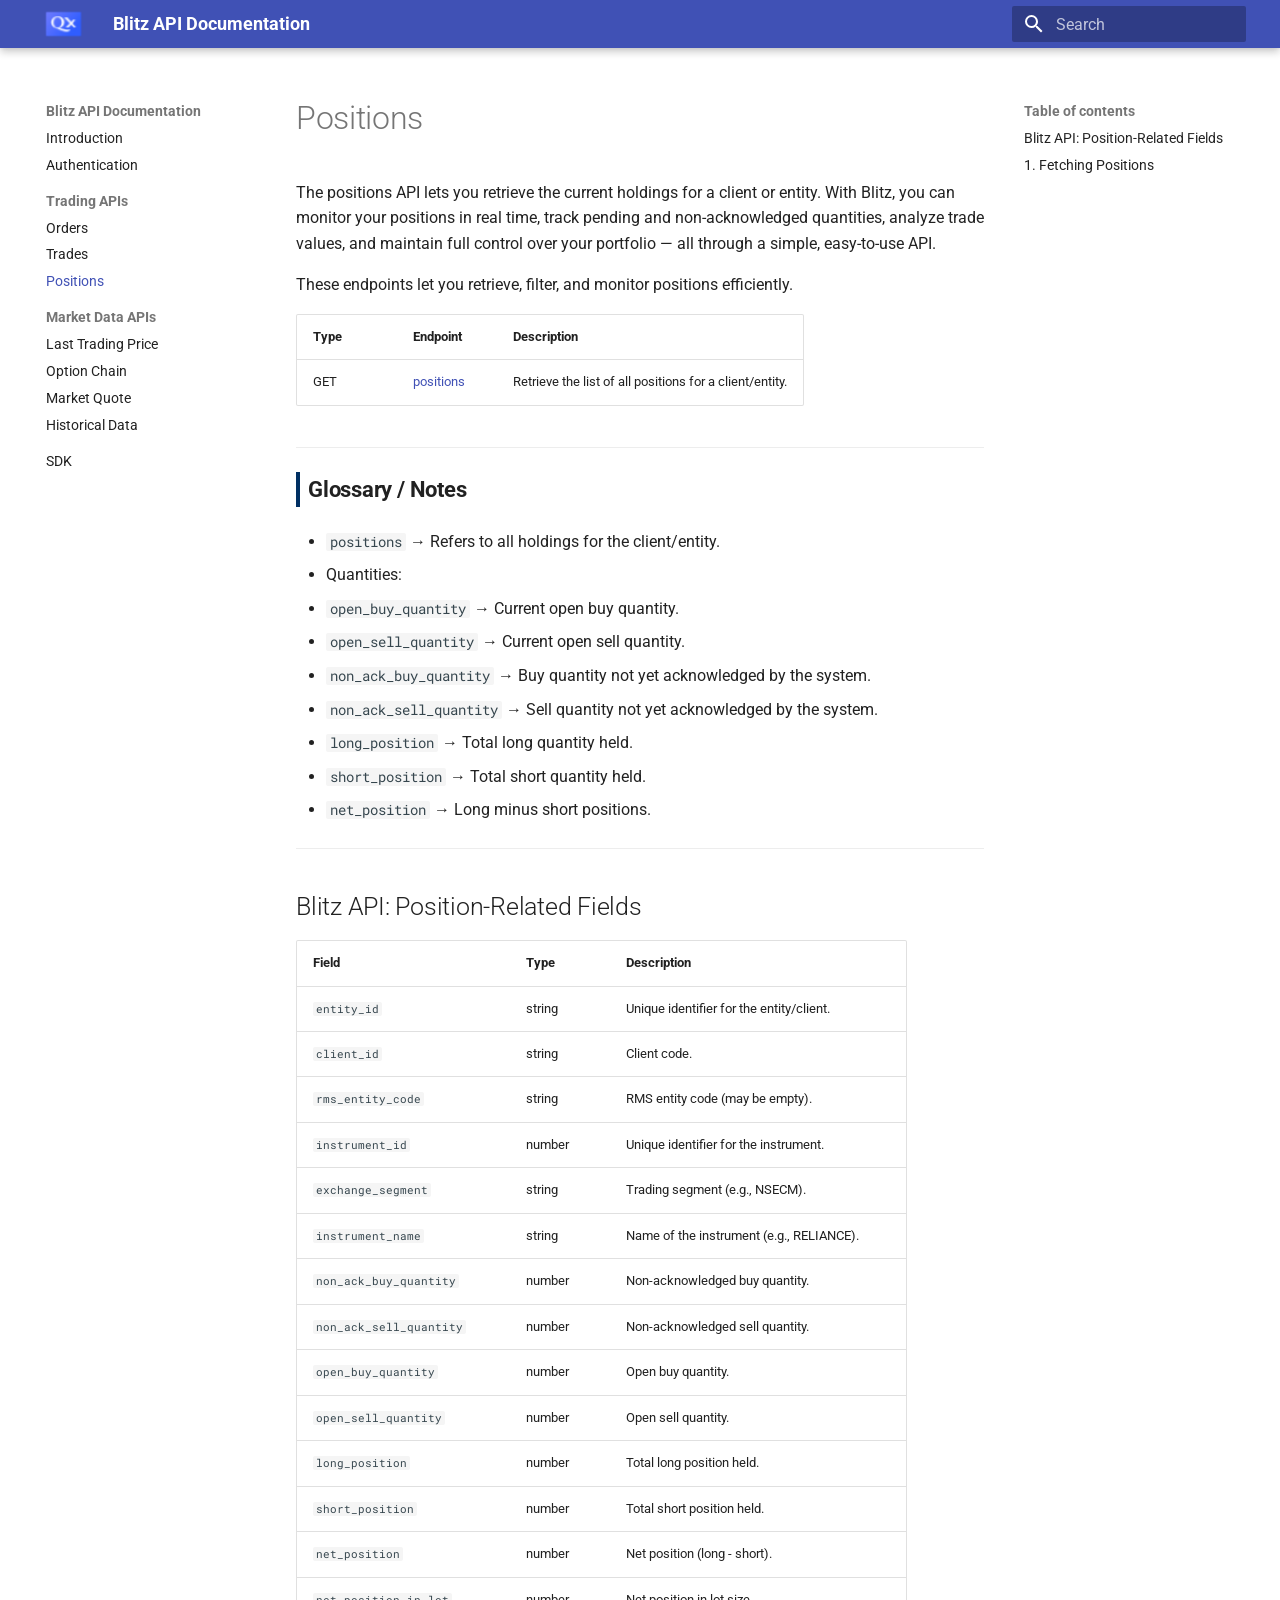
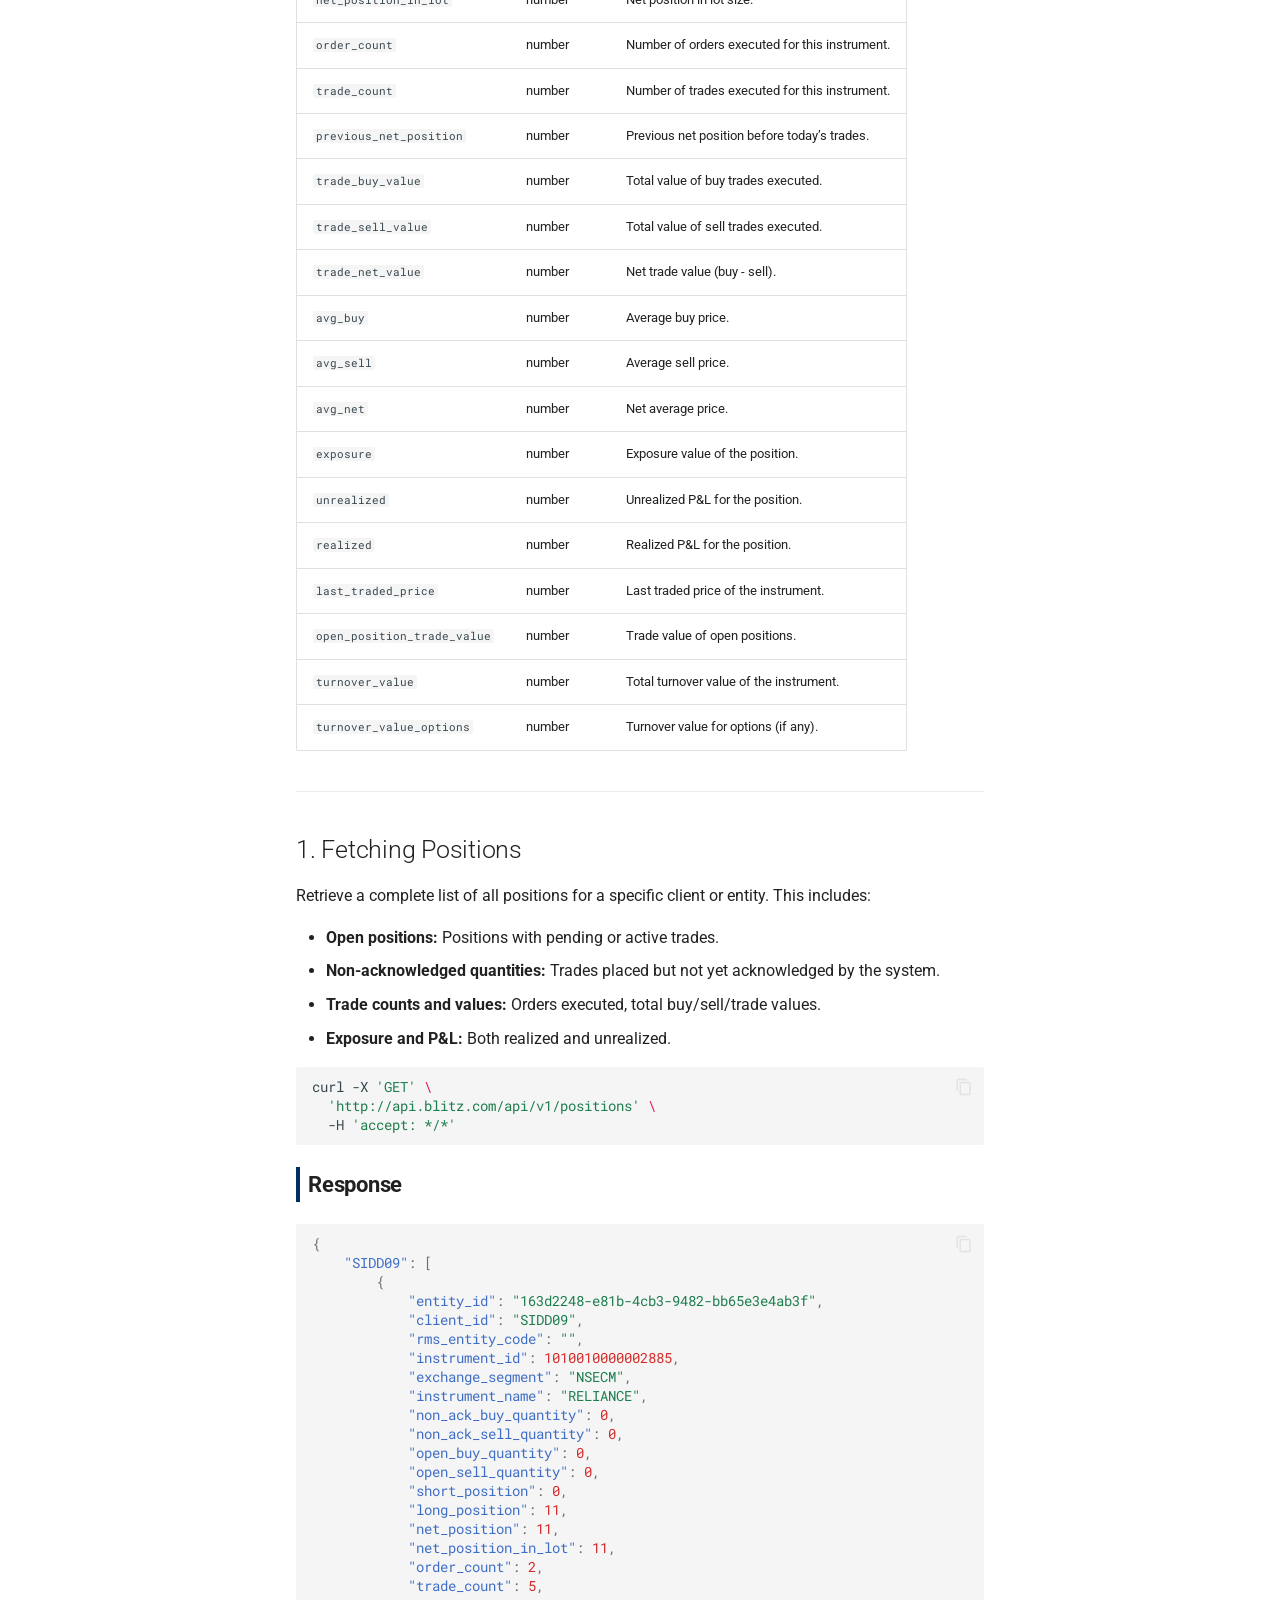
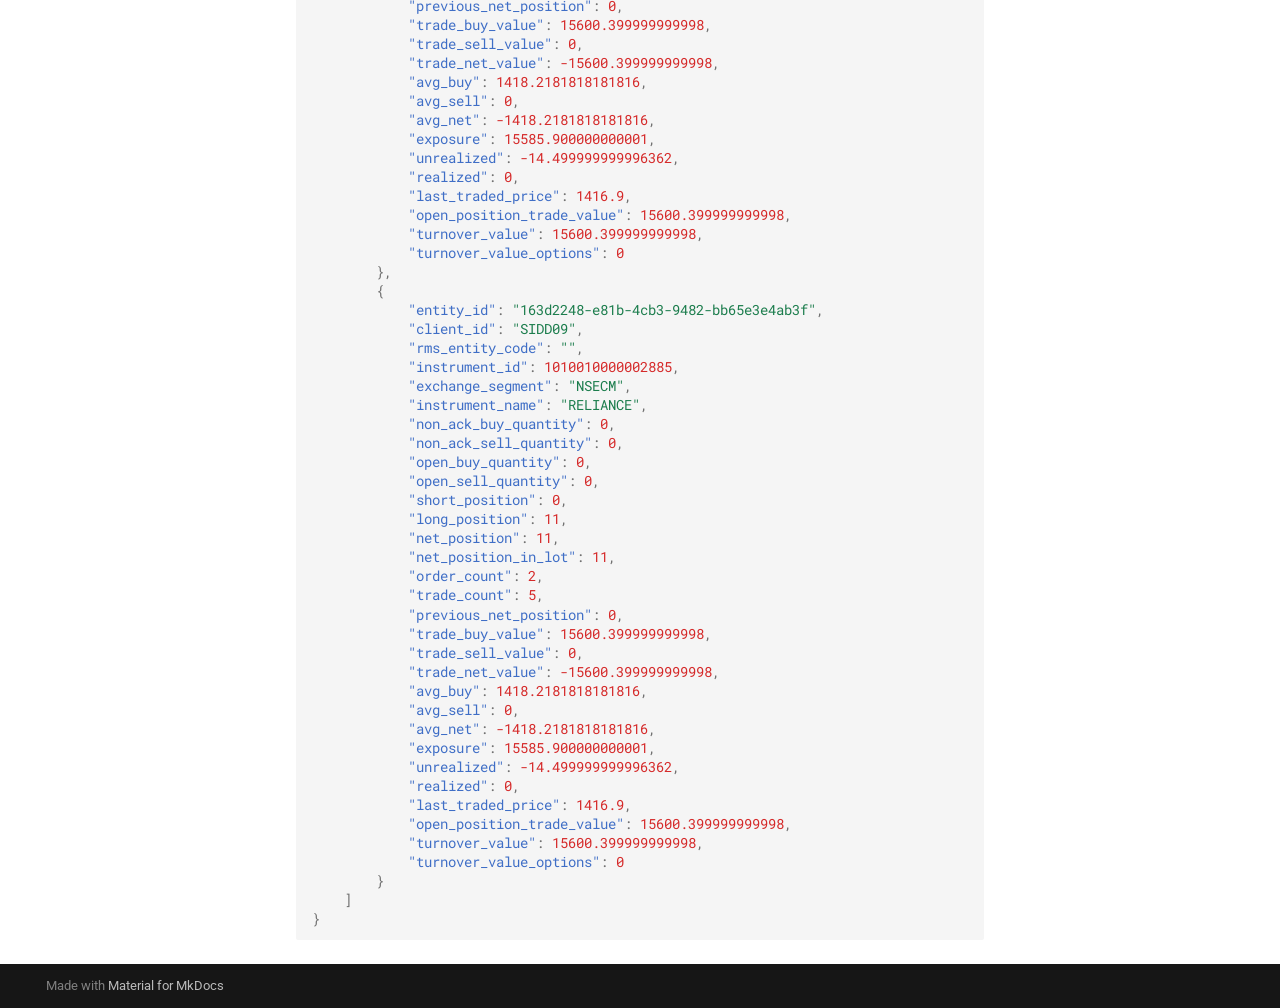
<file: positions/index.html>
<!doctype html>
<html lang="en" class="no-js">
  <head>
    
      <meta charset="utf-8">
      <meta name="viewport" content="width=device-width,initial-scale=1">
      
      
      
      
        <link rel="prev" href="../trades/">
      
      
        <link rel="next" href="../LTP/">
      
      
      <link rel="icon" href="../favicon.ico">
      <meta name="generator" content="mkdocs-1.6.1, mkdocs-material-9.6.22">
    
    
      
        <title>Positions - Blitz API Documentation</title>
      
    
    
      <link rel="stylesheet" href="../assets/stylesheets/main.84d31ad4.min.css">
      
      


    
    
      
    
    
      
        
        
        <link rel="preconnect" href="https://fonts.gstatic.com" crossorigin>
        <link rel="stylesheet" href="https://fonts.googleapis.com/css?family=Roboto:300,300i,400,400i,700,700i%7CRoboto+Mono:400,400i,700,700i&display=fallback">
        <style>:root{--md-text-font:"Roboto";--md-code-font:"Roboto Mono"}</style>
      
    
    
      <link rel="stylesheet" href="../css/custom.css">
    
    <script>__md_scope=new URL("..",location),__md_hash=e=>[...e].reduce(((e,_)=>(e<<5)-e+_.charCodeAt(0)),0),__md_get=(e,_=localStorage,t=__md_scope)=>JSON.parse(_.getItem(t.pathname+"."+e)),__md_set=(e,_,t=localStorage,a=__md_scope)=>{try{t.setItem(a.pathname+"."+e,JSON.stringify(_))}catch(e){}}</script>
    
      

    
    
    
  </head>
  
  
    <body dir="ltr">
  
    
    <input class="md-toggle" data-md-toggle="drawer" type="checkbox" id="__drawer" autocomplete="off">
    <input class="md-toggle" data-md-toggle="search" type="checkbox" id="__search" autocomplete="off">
    <label class="md-overlay" for="__drawer"></label>
    <div data-md-component="skip">
      
        
        <a href="#blitz-api-position-related-fields" class="md-skip">
          Skip to content
        </a>
      
    </div>
    <div data-md-component="announce">
      
    </div>
    
    
      

  

<header class="md-header md-header--shadow" data-md-component="header">
  <nav class="md-header__inner md-grid" aria-label="Header">
    <a href=".." title="Blitz API Documentation" class="md-header__button md-logo" aria-label="Blitz API Documentation" data-md-component="logo">
      
  <img src="../icon.png" alt="logo">

    </a>
    <label class="md-header__button md-icon" for="__drawer">
      
      <svg xmlns="http://www.w3.org/2000/svg" viewBox="0 0 24 24"><path d="M3 6h18v2H3zm0 5h18v2H3zm0 5h18v2H3z"/></svg>
    </label>
    <div class="md-header__title" data-md-component="header-title">
      <div class="md-header__ellipsis">
        <div class="md-header__topic">
          <span class="md-ellipsis">
            Blitz API Documentation
          </span>
        </div>
        <div class="md-header__topic" data-md-component="header-topic">
          <span class="md-ellipsis">
            
              Positions
            
          </span>
        </div>
      </div>
    </div>
    
    
      <script>var palette=__md_get("__palette");if(palette&&palette.color){if("(prefers-color-scheme)"===palette.color.media){var media=matchMedia("(prefers-color-scheme: light)"),input=document.querySelector(media.matches?"[data-md-color-media='(prefers-color-scheme: light)']":"[data-md-color-media='(prefers-color-scheme: dark)']");palette.color.media=input.getAttribute("data-md-color-media"),palette.color.scheme=input.getAttribute("data-md-color-scheme"),palette.color.primary=input.getAttribute("data-md-color-primary"),palette.color.accent=input.getAttribute("data-md-color-accent")}for(var[key,value]of Object.entries(palette.color))document.body.setAttribute("data-md-color-"+key,value)}</script>
    
    
    
      
      
        <label class="md-header__button md-icon" for="__search">
          
          <svg xmlns="http://www.w3.org/2000/svg" viewBox="0 0 24 24"><path d="M9.5 3A6.5 6.5 0 0 1 16 9.5c0 1.61-.59 3.09-1.56 4.23l.27.27h.79l5 5-1.5 1.5-5-5v-.79l-.27-.27A6.52 6.52 0 0 1 9.5 16 6.5 6.5 0 0 1 3 9.5 6.5 6.5 0 0 1 9.5 3m0 2C7 5 5 7 5 9.5S7 14 9.5 14 14 12 14 9.5 12 5 9.5 5"/></svg>
        </label>
        <div class="md-search" data-md-component="search" role="dialog">
  <label class="md-search__overlay" for="__search"></label>
  <div class="md-search__inner" role="search">
    <form class="md-search__form" name="search">
      <input type="text" class="md-search__input" name="query" aria-label="Search" placeholder="Search" autocapitalize="off" autocorrect="off" autocomplete="off" spellcheck="false" data-md-component="search-query" required>
      <label class="md-search__icon md-icon" for="__search">
        
        <svg xmlns="http://www.w3.org/2000/svg" viewBox="0 0 24 24"><path d="M9.5 3A6.5 6.5 0 0 1 16 9.5c0 1.61-.59 3.09-1.56 4.23l.27.27h.79l5 5-1.5 1.5-5-5v-.79l-.27-.27A6.52 6.52 0 0 1 9.5 16 6.5 6.5 0 0 1 3 9.5 6.5 6.5 0 0 1 9.5 3m0 2C7 5 5 7 5 9.5S7 14 9.5 14 14 12 14 9.5 12 5 9.5 5"/></svg>
        
        <svg xmlns="http://www.w3.org/2000/svg" viewBox="0 0 24 24"><path d="M20 11v2H8l5.5 5.5-1.42 1.42L4.16 12l7.92-7.92L13.5 5.5 8 11z"/></svg>
      </label>
      <nav class="md-search__options" aria-label="Search">
        
        <button type="reset" class="md-search__icon md-icon" title="Clear" aria-label="Clear" tabindex="-1">
          
          <svg xmlns="http://www.w3.org/2000/svg" viewBox="0 0 24 24"><path d="M19 6.41 17.59 5 12 10.59 6.41 5 5 6.41 10.59 12 5 17.59 6.41 19 12 13.41 17.59 19 19 17.59 13.41 12z"/></svg>
        </button>
      </nav>
      
    </form>
    <div class="md-search__output">
      <div class="md-search__scrollwrap" tabindex="0" data-md-scrollfix>
        <div class="md-search-result" data-md-component="search-result">
          <div class="md-search-result__meta">
            Initializing search
          </div>
          <ol class="md-search-result__list" role="presentation"></ol>
        </div>
      </div>
    </div>
  </div>
</div>
      
    
    
  </nav>
  
</header>
    
    <div class="md-container" data-md-component="container">
      
      
        
          
        
      
      <main class="md-main" data-md-component="main">
        <div class="md-main__inner md-grid">
          
            
              
              <div class="md-sidebar md-sidebar--primary" data-md-component="sidebar" data-md-type="navigation" >
                <div class="md-sidebar__scrollwrap">
                  <div class="md-sidebar__inner">
                    



<nav class="md-nav md-nav--primary" aria-label="Navigation" data-md-level="0">
  <label class="md-nav__title" for="__drawer">
    <a href=".." title="Blitz API Documentation" class="md-nav__button md-logo" aria-label="Blitz API Documentation" data-md-component="logo">
      
  <img src="../icon.png" alt="logo">

    </a>
    Blitz API Documentation
  </label>
  
  <ul class="md-nav__list" data-md-scrollfix>
    
      
      
  
  
  
  
    <li class="md-nav__item">
      <a href=".." class="md-nav__link">
        
  
  
  <span class="md-ellipsis">
    Introduction
    
  </span>
  

      </a>
    </li>
  

    
      
      
  
  
  
  
    <li class="md-nav__item">
      <a href="../Authentication/" class="md-nav__link">
        
  
  
  <span class="md-ellipsis">
    Authentication
    
  </span>
  

      </a>
    </li>
  

    
      
      
  
  
    
  
  
  
    
    
    
    
      
        
        
      
    
    
    <li class="md-nav__item md-nav__item--active md-nav__item--section md-nav__item--nested">
      
        
        
        <input class="md-nav__toggle md-toggle " type="checkbox" id="__nav_3" checked>
        
          
          <label class="md-nav__link" for="__nav_3" id="__nav_3_label" tabindex="">
            
  
  
  <span class="md-ellipsis">
    Trading APIs
    
  </span>
  

            <span class="md-nav__icon md-icon"></span>
          </label>
        
        <nav class="md-nav" data-md-level="1" aria-labelledby="__nav_3_label" aria-expanded="true">
          <label class="md-nav__title" for="__nav_3">
            <span class="md-nav__icon md-icon"></span>
            Trading APIs
          </label>
          <ul class="md-nav__list" data-md-scrollfix>
            
              
                
  
  
  
  
    <li class="md-nav__item">
      <a href="../orders/" class="md-nav__link">
        
  
  
  <span class="md-ellipsis">
    Orders
    
  </span>
  

      </a>
    </li>
  

              
            
              
                
  
  
  
  
    <li class="md-nav__item">
      <a href="../trades/" class="md-nav__link">
        
  
  
  <span class="md-ellipsis">
    Trades
    
  </span>
  

      </a>
    </li>
  

              
            
              
                
  
  
    
  
  
  
    <li class="md-nav__item md-nav__item--active">
      
      <input class="md-nav__toggle md-toggle" type="checkbox" id="__toc">
      
      
      
        <label class="md-nav__link md-nav__link--active" for="__toc">
          
  
  
  <span class="md-ellipsis">
    Positions
    
  </span>
  

          <span class="md-nav__icon md-icon"></span>
        </label>
      
      <a href="./" class="md-nav__link md-nav__link--active">
        
  
  
  <span class="md-ellipsis">
    Positions
    
  </span>
  

      </a>
      
        

<nav class="md-nav md-nav--secondary" aria-label="Table of contents">
  
  
  
  
    <label class="md-nav__title" for="__toc">
      <span class="md-nav__icon md-icon"></span>
      Table of contents
    </label>
    <ul class="md-nav__list" data-md-component="toc" data-md-scrollfix>
      
        <li class="md-nav__item">
  <a href="#blitz-api-position-related-fields" class="md-nav__link">
    <span class="md-ellipsis">
      Blitz API: Position-Related Fields
    </span>
  </a>
  
</li>
      
        <li class="md-nav__item">
  <a href="#fetching-positions" class="md-nav__link">
    <span class="md-ellipsis">
      1. Fetching Positions
    </span>
  </a>
  
</li>
      
    </ul>
  
</nav>
      
    </li>
  

              
            
          </ul>
        </nav>
      
    </li>
  

    
      
      
  
  
  
  
    
    
    
    
      
        
        
      
    
    
    <li class="md-nav__item md-nav__item--section md-nav__item--nested">
      
        
        
          
        
        <input class="md-nav__toggle md-toggle md-toggle--indeterminate" type="checkbox" id="__nav_4" >
        
          
          <label class="md-nav__link" for="__nav_4" id="__nav_4_label" tabindex="">
            
  
  
  <span class="md-ellipsis">
    Market Data APIs
    
  </span>
  

            <span class="md-nav__icon md-icon"></span>
          </label>
        
        <nav class="md-nav" data-md-level="1" aria-labelledby="__nav_4_label" aria-expanded="false">
          <label class="md-nav__title" for="__nav_4">
            <span class="md-nav__icon md-icon"></span>
            Market Data APIs
          </label>
          <ul class="md-nav__list" data-md-scrollfix>
            
              
                
  
  
  
  
    <li class="md-nav__item">
      <a href="../LTP/" class="md-nav__link">
        
  
  
  <span class="md-ellipsis">
    Last Trading Price
    
  </span>
  

      </a>
    </li>
  

              
            
              
                
  
  
  
  
    <li class="md-nav__item">
      <a href="../optionchain/" class="md-nav__link">
        
  
  
  <span class="md-ellipsis">
    Option Chain
    
  </span>
  

      </a>
    </li>
  

              
            
              
                
  
  
  
  
    <li class="md-nav__item">
      <a href="../marketquote/" class="md-nav__link">
        
  
  
  <span class="md-ellipsis">
    Market Quote
    
  </span>
  

      </a>
    </li>
  

              
            
              
                
  
  
  
  
    <li class="md-nav__item">
      <a href="../historicaldata/" class="md-nav__link">
        
  
  
  <span class="md-ellipsis">
    Historical Data
    
  </span>
  

      </a>
    </li>
  

              
            
          </ul>
        </nav>
      
    </li>
  

    
      
      
  
  
  
  
    <li class="md-nav__item">
      <a href="../sdk/" class="md-nav__link">
        
  
  
  <span class="md-ellipsis">
    SDK
    
  </span>
  

      </a>
    </li>
  

    
  </ul>
</nav>
                  </div>
                </div>
              </div>
            
            
              
              <div class="md-sidebar md-sidebar--secondary" data-md-component="sidebar" data-md-type="toc" >
                <div class="md-sidebar__scrollwrap">
                  <div class="md-sidebar__inner">
                    

<nav class="md-nav md-nav--secondary" aria-label="Table of contents">
  
  
  
  
    <label class="md-nav__title" for="__toc">
      <span class="md-nav__icon md-icon"></span>
      Table of contents
    </label>
    <ul class="md-nav__list" data-md-component="toc" data-md-scrollfix>
      
        <li class="md-nav__item">
  <a href="#blitz-api-position-related-fields" class="md-nav__link">
    <span class="md-ellipsis">
      Blitz API: Position-Related Fields
    </span>
  </a>
  
</li>
      
        <li class="md-nav__item">
  <a href="#fetching-positions" class="md-nav__link">
    <span class="md-ellipsis">
      1. Fetching Positions
    </span>
  </a>
  
</li>
      
    </ul>
  
</nav>
                  </div>
                </div>
              </div>
            
          
          
            <div class="md-content" data-md-component="content">
              <article class="md-content__inner md-typeset">
                
                  



  <h1>Positions</h1>

<p>The positions API lets you retrieve the current holdings for a client or entity. With Blitz, you can monitor your positions in real time, track pending and non-acknowledged quantities, analyze trade values, and maintain full control over your portfolio — all through a simple, easy-to-use API.</p>
<p>These endpoints let you retrieve, filter, and monitor positions efficiently.</p>
<table>
<thead>
<tr>
<th><strong>Type</strong></th>
<th><strong>Endpoint</strong></th>
<th><strong>Description</strong></th>
</tr>
</thead>
<tbody>
<tr>
<td>GET</td>
<td><a href="#fetching-positions">positions</a></td>
<td>Retrieve the list of all positions for a client/entity.</td>
</tr>
</tbody>
</table>
<hr />
<h4 id="glossary-notes">Glossary / Notes<a class="headerlink" href="#glossary-notes" title="Permanent link">&para;</a></h4>
<ul>
<li><code>positions</code> → Refers to all holdings for the client/entity.  </li>
<li>Quantities:</li>
<li><code>open_buy_quantity</code> → Current open buy quantity.  </li>
<li><code>open_sell_quantity</code> → Current open sell quantity.  </li>
<li><code>non_ack_buy_quantity</code> → Buy quantity not yet acknowledged by the system.  </li>
<li><code>non_ack_sell_quantity</code> → Sell quantity not yet acknowledged by the system.  </li>
<li><code>long_position</code> → Total long quantity held.  </li>
<li><code>short_position</code> → Total short quantity held.  </li>
<li><code>net_position</code> → Long minus short positions.  </li>
</ul>
<hr />
<h2 id="blitz-api-position-related-fields">Blitz API: Position-Related Fields<a class="headerlink" href="#blitz-api-position-related-fields" title="Permanent link">&para;</a></h2>
<table>
<thead>
<tr>
<th>Field</th>
<th>Type</th>
<th>Description</th>
</tr>
</thead>
<tbody>
<tr>
<td><code>entity_id</code></td>
<td>string</td>
<td>Unique identifier for the entity/client.</td>
</tr>
<tr>
<td><code>client_id</code></td>
<td>string</td>
<td>Client code.</td>
</tr>
<tr>
<td><code>rms_entity_code</code></td>
<td>string</td>
<td>RMS entity code (may be empty).</td>
</tr>
<tr>
<td><code>instrument_id</code></td>
<td>number</td>
<td>Unique identifier for the instrument.</td>
</tr>
<tr>
<td><code>exchange_segment</code></td>
<td>string</td>
<td>Trading segment (e.g., NSECM).</td>
</tr>
<tr>
<td><code>instrument_name</code></td>
<td>string</td>
<td>Name of the instrument (e.g., RELIANCE).</td>
</tr>
<tr>
<td><code>non_ack_buy_quantity</code></td>
<td>number</td>
<td>Non-acknowledged buy quantity.</td>
</tr>
<tr>
<td><code>non_ack_sell_quantity</code></td>
<td>number</td>
<td>Non-acknowledged sell quantity.</td>
</tr>
<tr>
<td><code>open_buy_quantity</code></td>
<td>number</td>
<td>Open buy quantity.</td>
</tr>
<tr>
<td><code>open_sell_quantity</code></td>
<td>number</td>
<td>Open sell quantity.</td>
</tr>
<tr>
<td><code>long_position</code></td>
<td>number</td>
<td>Total long position held.</td>
</tr>
<tr>
<td><code>short_position</code></td>
<td>number</td>
<td>Total short position held.</td>
</tr>
<tr>
<td><code>net_position</code></td>
<td>number</td>
<td>Net position (long - short).</td>
</tr>
<tr>
<td><code>net_position_in_lot</code></td>
<td>number</td>
<td>Net position in lot size.</td>
</tr>
<tr>
<td><code>order_count</code></td>
<td>number</td>
<td>Number of orders executed for this instrument.</td>
</tr>
<tr>
<td><code>trade_count</code></td>
<td>number</td>
<td>Number of trades executed for this instrument.</td>
</tr>
<tr>
<td><code>previous_net_position</code></td>
<td>number</td>
<td>Previous net position before today’s trades.</td>
</tr>
<tr>
<td><code>trade_buy_value</code></td>
<td>number</td>
<td>Total value of buy trades executed.</td>
</tr>
<tr>
<td><code>trade_sell_value</code></td>
<td>number</td>
<td>Total value of sell trades executed.</td>
</tr>
<tr>
<td><code>trade_net_value</code></td>
<td>number</td>
<td>Net trade value (buy - sell).</td>
</tr>
<tr>
<td><code>avg_buy</code></td>
<td>number</td>
<td>Average buy price.</td>
</tr>
<tr>
<td><code>avg_sell</code></td>
<td>number</td>
<td>Average sell price.</td>
</tr>
<tr>
<td><code>avg_net</code></td>
<td>number</td>
<td>Net average price.</td>
</tr>
<tr>
<td><code>exposure</code></td>
<td>number</td>
<td>Exposure value of the position.</td>
</tr>
<tr>
<td><code>unrealized</code></td>
<td>number</td>
<td>Unrealized P&amp;L for the position.</td>
</tr>
<tr>
<td><code>realized</code></td>
<td>number</td>
<td>Realized P&amp;L for the position.</td>
</tr>
<tr>
<td><code>last_traded_price</code></td>
<td>number</td>
<td>Last traded price of the instrument.</td>
</tr>
<tr>
<td><code>open_position_trade_value</code></td>
<td>number</td>
<td>Trade value of open positions.</td>
</tr>
<tr>
<td><code>turnover_value</code></td>
<td>number</td>
<td>Total turnover value of the instrument.</td>
</tr>
<tr>
<td><code>turnover_value_options</code></td>
<td>number</td>
<td>Turnover value for options (if any).</td>
</tr>
</tbody>
</table>
<hr />
<h2 id="fetching-positions">1. Fetching Positions<a class="headerlink" href="#fetching-positions" title="Permanent link">&para;</a></h2>
<p>Retrieve a complete list of all positions for a specific client or entity. This includes:</p>
<ul>
<li><strong>Open positions:</strong> Positions with pending or active trades.  </li>
<li><strong>Non-acknowledged quantities:</strong> Trades placed but not yet acknowledged by the system.  </li>
<li><strong>Trade counts and values:</strong> Orders executed, total buy/sell/trade values.  </li>
<li><strong>Exposure and P&amp;L:</strong> Both realized and unrealized.  </li>
</ul>
<div class="highlight"><pre><span></span><code>curl<span class="w"> </span>-X<span class="w"> </span><span class="s1">&#39;GET&#39;</span><span class="w"> </span><span class="se">\</span>
<span class="w">  </span><span class="s1">&#39;http://api.blitz.com/api/v1/positions&#39;</span><span class="w"> </span><span class="se">\</span>
<span class="w">  </span>-H<span class="w"> </span><span class="s1">&#39;accept: */*&#39;</span>
</code></pre></div>
<h4 id="response">Response<a class="headerlink" href="#response" title="Permanent link">&para;</a></h4>
<div class="highlight"><pre><span></span><code><span class="p">{</span>
<span class="w">    </span><span class="nt">&quot;SIDD09&quot;</span><span class="p">:</span><span class="w"> </span><span class="p">[</span>
<span class="w">        </span><span class="p">{</span>
<span class="w">            </span><span class="nt">&quot;entity_id&quot;</span><span class="p">:</span><span class="w"> </span><span class="s2">&quot;163d2248-e81b-4cb3-9482-bb65e3e4ab3f&quot;</span><span class="p">,</span>
<span class="w">            </span><span class="nt">&quot;client_id&quot;</span><span class="p">:</span><span class="w"> </span><span class="s2">&quot;SIDD09&quot;</span><span class="p">,</span>
<span class="w">            </span><span class="nt">&quot;rms_entity_code&quot;</span><span class="p">:</span><span class="w"> </span><span class="s2">&quot;&quot;</span><span class="p">,</span>
<span class="w">            </span><span class="nt">&quot;instrument_id&quot;</span><span class="p">:</span><span class="w"> </span><span class="mi">1010010000002885</span><span class="p">,</span>
<span class="w">            </span><span class="nt">&quot;exchange_segment&quot;</span><span class="p">:</span><span class="w"> </span><span class="s2">&quot;NSECM&quot;</span><span class="p">,</span>
<span class="w">            </span><span class="nt">&quot;instrument_name&quot;</span><span class="p">:</span><span class="w"> </span><span class="s2">&quot;RELIANCE&quot;</span><span class="p">,</span>
<span class="w">            </span><span class="nt">&quot;non_ack_buy_quantity&quot;</span><span class="p">:</span><span class="w"> </span><span class="mi">0</span><span class="p">,</span>
<span class="w">            </span><span class="nt">&quot;non_ack_sell_quantity&quot;</span><span class="p">:</span><span class="w"> </span><span class="mi">0</span><span class="p">,</span>
<span class="w">            </span><span class="nt">&quot;open_buy_quantity&quot;</span><span class="p">:</span><span class="w"> </span><span class="mi">0</span><span class="p">,</span>
<span class="w">            </span><span class="nt">&quot;open_sell_quantity&quot;</span><span class="p">:</span><span class="w"> </span><span class="mi">0</span><span class="p">,</span>
<span class="w">            </span><span class="nt">&quot;short_position&quot;</span><span class="p">:</span><span class="w"> </span><span class="mi">0</span><span class="p">,</span>
<span class="w">            </span><span class="nt">&quot;long_position&quot;</span><span class="p">:</span><span class="w"> </span><span class="mi">11</span><span class="p">,</span>
<span class="w">            </span><span class="nt">&quot;net_position&quot;</span><span class="p">:</span><span class="w"> </span><span class="mi">11</span><span class="p">,</span>
<span class="w">            </span><span class="nt">&quot;net_position_in_lot&quot;</span><span class="p">:</span><span class="w"> </span><span class="mi">11</span><span class="p">,</span>
<span class="w">            </span><span class="nt">&quot;order_count&quot;</span><span class="p">:</span><span class="w"> </span><span class="mi">2</span><span class="p">,</span>
<span class="w">            </span><span class="nt">&quot;trade_count&quot;</span><span class="p">:</span><span class="w"> </span><span class="mi">5</span><span class="p">,</span>
<span class="w">            </span><span class="nt">&quot;previous_net_position&quot;</span><span class="p">:</span><span class="w"> </span><span class="mi">0</span><span class="p">,</span>
<span class="w">            </span><span class="nt">&quot;trade_buy_value&quot;</span><span class="p">:</span><span class="w"> </span><span class="mf">15600.399999999998</span><span class="p">,</span>
<span class="w">            </span><span class="nt">&quot;trade_sell_value&quot;</span><span class="p">:</span><span class="w"> </span><span class="mi">0</span><span class="p">,</span>
<span class="w">            </span><span class="nt">&quot;trade_net_value&quot;</span><span class="p">:</span><span class="w"> </span><span class="mf">-15600.399999999998</span><span class="p">,</span>
<span class="w">            </span><span class="nt">&quot;avg_buy&quot;</span><span class="p">:</span><span class="w"> </span><span class="mf">1418.2181818181816</span><span class="p">,</span>
<span class="w">            </span><span class="nt">&quot;avg_sell&quot;</span><span class="p">:</span><span class="w"> </span><span class="mi">0</span><span class="p">,</span>
<span class="w">            </span><span class="nt">&quot;avg_net&quot;</span><span class="p">:</span><span class="w"> </span><span class="mf">-1418.2181818181816</span><span class="p">,</span>
<span class="w">            </span><span class="nt">&quot;exposure&quot;</span><span class="p">:</span><span class="w"> </span><span class="mf">15585.900000000001</span><span class="p">,</span>
<span class="w">            </span><span class="nt">&quot;unrealized&quot;</span><span class="p">:</span><span class="w"> </span><span class="mf">-14.499999999996362</span><span class="p">,</span>
<span class="w">            </span><span class="nt">&quot;realized&quot;</span><span class="p">:</span><span class="w"> </span><span class="mi">0</span><span class="p">,</span>
<span class="w">            </span><span class="nt">&quot;last_traded_price&quot;</span><span class="p">:</span><span class="w"> </span><span class="mf">1416.9</span><span class="p">,</span>
<span class="w">            </span><span class="nt">&quot;open_position_trade_value&quot;</span><span class="p">:</span><span class="w"> </span><span class="mf">15600.399999999998</span><span class="p">,</span>
<span class="w">            </span><span class="nt">&quot;turnover_value&quot;</span><span class="p">:</span><span class="w"> </span><span class="mf">15600.399999999998</span><span class="p">,</span>
<span class="w">            </span><span class="nt">&quot;turnover_value_options&quot;</span><span class="p">:</span><span class="w"> </span><span class="mi">0</span>
<span class="w">        </span><span class="p">},</span>
<span class="w">        </span><span class="p">{</span>
<span class="w">            </span><span class="nt">&quot;entity_id&quot;</span><span class="p">:</span><span class="w"> </span><span class="s2">&quot;163d2248-e81b-4cb3-9482-bb65e3e4ab3f&quot;</span><span class="p">,</span>
<span class="w">            </span><span class="nt">&quot;client_id&quot;</span><span class="p">:</span><span class="w"> </span><span class="s2">&quot;SIDD09&quot;</span><span class="p">,</span>
<span class="w">            </span><span class="nt">&quot;rms_entity_code&quot;</span><span class="p">:</span><span class="w"> </span><span class="s2">&quot;&quot;</span><span class="p">,</span>
<span class="w">            </span><span class="nt">&quot;instrument_id&quot;</span><span class="p">:</span><span class="w"> </span><span class="mi">1010010000002885</span><span class="p">,</span>
<span class="w">            </span><span class="nt">&quot;exchange_segment&quot;</span><span class="p">:</span><span class="w"> </span><span class="s2">&quot;NSECM&quot;</span><span class="p">,</span>
<span class="w">            </span><span class="nt">&quot;instrument_name&quot;</span><span class="p">:</span><span class="w"> </span><span class="s2">&quot;RELIANCE&quot;</span><span class="p">,</span>
<span class="w">            </span><span class="nt">&quot;non_ack_buy_quantity&quot;</span><span class="p">:</span><span class="w"> </span><span class="mi">0</span><span class="p">,</span>
<span class="w">            </span><span class="nt">&quot;non_ack_sell_quantity&quot;</span><span class="p">:</span><span class="w"> </span><span class="mi">0</span><span class="p">,</span>
<span class="w">            </span><span class="nt">&quot;open_buy_quantity&quot;</span><span class="p">:</span><span class="w"> </span><span class="mi">0</span><span class="p">,</span>
<span class="w">            </span><span class="nt">&quot;open_sell_quantity&quot;</span><span class="p">:</span><span class="w"> </span><span class="mi">0</span><span class="p">,</span>
<span class="w">            </span><span class="nt">&quot;short_position&quot;</span><span class="p">:</span><span class="w"> </span><span class="mi">0</span><span class="p">,</span>
<span class="w">            </span><span class="nt">&quot;long_position&quot;</span><span class="p">:</span><span class="w"> </span><span class="mi">11</span><span class="p">,</span>
<span class="w">            </span><span class="nt">&quot;net_position&quot;</span><span class="p">:</span><span class="w"> </span><span class="mi">11</span><span class="p">,</span>
<span class="w">            </span><span class="nt">&quot;net_position_in_lot&quot;</span><span class="p">:</span><span class="w"> </span><span class="mi">11</span><span class="p">,</span>
<span class="w">            </span><span class="nt">&quot;order_count&quot;</span><span class="p">:</span><span class="w"> </span><span class="mi">2</span><span class="p">,</span>
<span class="w">            </span><span class="nt">&quot;trade_count&quot;</span><span class="p">:</span><span class="w"> </span><span class="mi">5</span><span class="p">,</span>
<span class="w">            </span><span class="nt">&quot;previous_net_position&quot;</span><span class="p">:</span><span class="w"> </span><span class="mi">0</span><span class="p">,</span>
<span class="w">            </span><span class="nt">&quot;trade_buy_value&quot;</span><span class="p">:</span><span class="w"> </span><span class="mf">15600.399999999998</span><span class="p">,</span>
<span class="w">            </span><span class="nt">&quot;trade_sell_value&quot;</span><span class="p">:</span><span class="w"> </span><span class="mi">0</span><span class="p">,</span>
<span class="w">            </span><span class="nt">&quot;trade_net_value&quot;</span><span class="p">:</span><span class="w"> </span><span class="mf">-15600.399999999998</span><span class="p">,</span>
<span class="w">            </span><span class="nt">&quot;avg_buy&quot;</span><span class="p">:</span><span class="w"> </span><span class="mf">1418.2181818181816</span><span class="p">,</span>
<span class="w">            </span><span class="nt">&quot;avg_sell&quot;</span><span class="p">:</span><span class="w"> </span><span class="mi">0</span><span class="p">,</span>
<span class="w">            </span><span class="nt">&quot;avg_net&quot;</span><span class="p">:</span><span class="w"> </span><span class="mf">-1418.2181818181816</span><span class="p">,</span>
<span class="w">            </span><span class="nt">&quot;exposure&quot;</span><span class="p">:</span><span class="w"> </span><span class="mf">15585.900000000001</span><span class="p">,</span>
<span class="w">            </span><span class="nt">&quot;unrealized&quot;</span><span class="p">:</span><span class="w"> </span><span class="mf">-14.499999999996362</span><span class="p">,</span>
<span class="w">            </span><span class="nt">&quot;realized&quot;</span><span class="p">:</span><span class="w"> </span><span class="mi">0</span><span class="p">,</span>
<span class="w">            </span><span class="nt">&quot;last_traded_price&quot;</span><span class="p">:</span><span class="w"> </span><span class="mf">1416.9</span><span class="p">,</span>
<span class="w">            </span><span class="nt">&quot;open_position_trade_value&quot;</span><span class="p">:</span><span class="w"> </span><span class="mf">15600.399999999998</span><span class="p">,</span>
<span class="w">            </span><span class="nt">&quot;turnover_value&quot;</span><span class="p">:</span><span class="w"> </span><span class="mf">15600.399999999998</span><span class="p">,</span>
<span class="w">            </span><span class="nt">&quot;turnover_value_options&quot;</span><span class="p">:</span><span class="w"> </span><span class="mi">0</span>
<span class="w">        </span><span class="p">}</span>
<span class="w">    </span><span class="p">]</span>
<span class="p">}</span>
</code></pre></div>












                
              </article>
            </div>
          
          
<script>var target=document.getElementById(location.hash.slice(1));target&&target.name&&(target.checked=target.name.startsWith("__tabbed_"))</script>
        </div>
        
      </main>
      
        <footer class="md-footer">
  
  <div class="md-footer-meta md-typeset">
    <div class="md-footer-meta__inner md-grid">
      <div class="md-copyright">
  
  
    Made with
    <a href="https://squidfunk.github.io/mkdocs-material/" target="_blank" rel="noopener">
      Material for MkDocs
    </a>
  
</div>
      
    </div>
  </div>
</footer>
      
    </div>
    <div class="md-dialog" data-md-component="dialog">
      <div class="md-dialog__inner md-typeset"></div>
    </div>
    
    
    
      
      <script id="__config" type="application/json">{"base": "..", "features": ["navigation.expand", "content.code.copy", "navigation.sections", "navigation.tracking", "toc.follow"], "search": "../assets/javascripts/workers/search.973d3a69.min.js", "tags": null, "translations": {"clipboard.copied": "Copied to clipboard", "clipboard.copy": "Copy to clipboard", "search.result.more.one": "1 more on this page", "search.result.more.other": "# more on this page", "search.result.none": "No matching documents", "search.result.one": "1 matching document", "search.result.other": "# matching documents", "search.result.placeholder": "Type to start searching", "search.result.term.missing": "Missing", "select.version": "Select version"}, "version": null}</script>
    
    
      <script src="../assets/javascripts/bundle.f55a23d4.min.js"></script>
      
    
  </body>
</html>
</file>
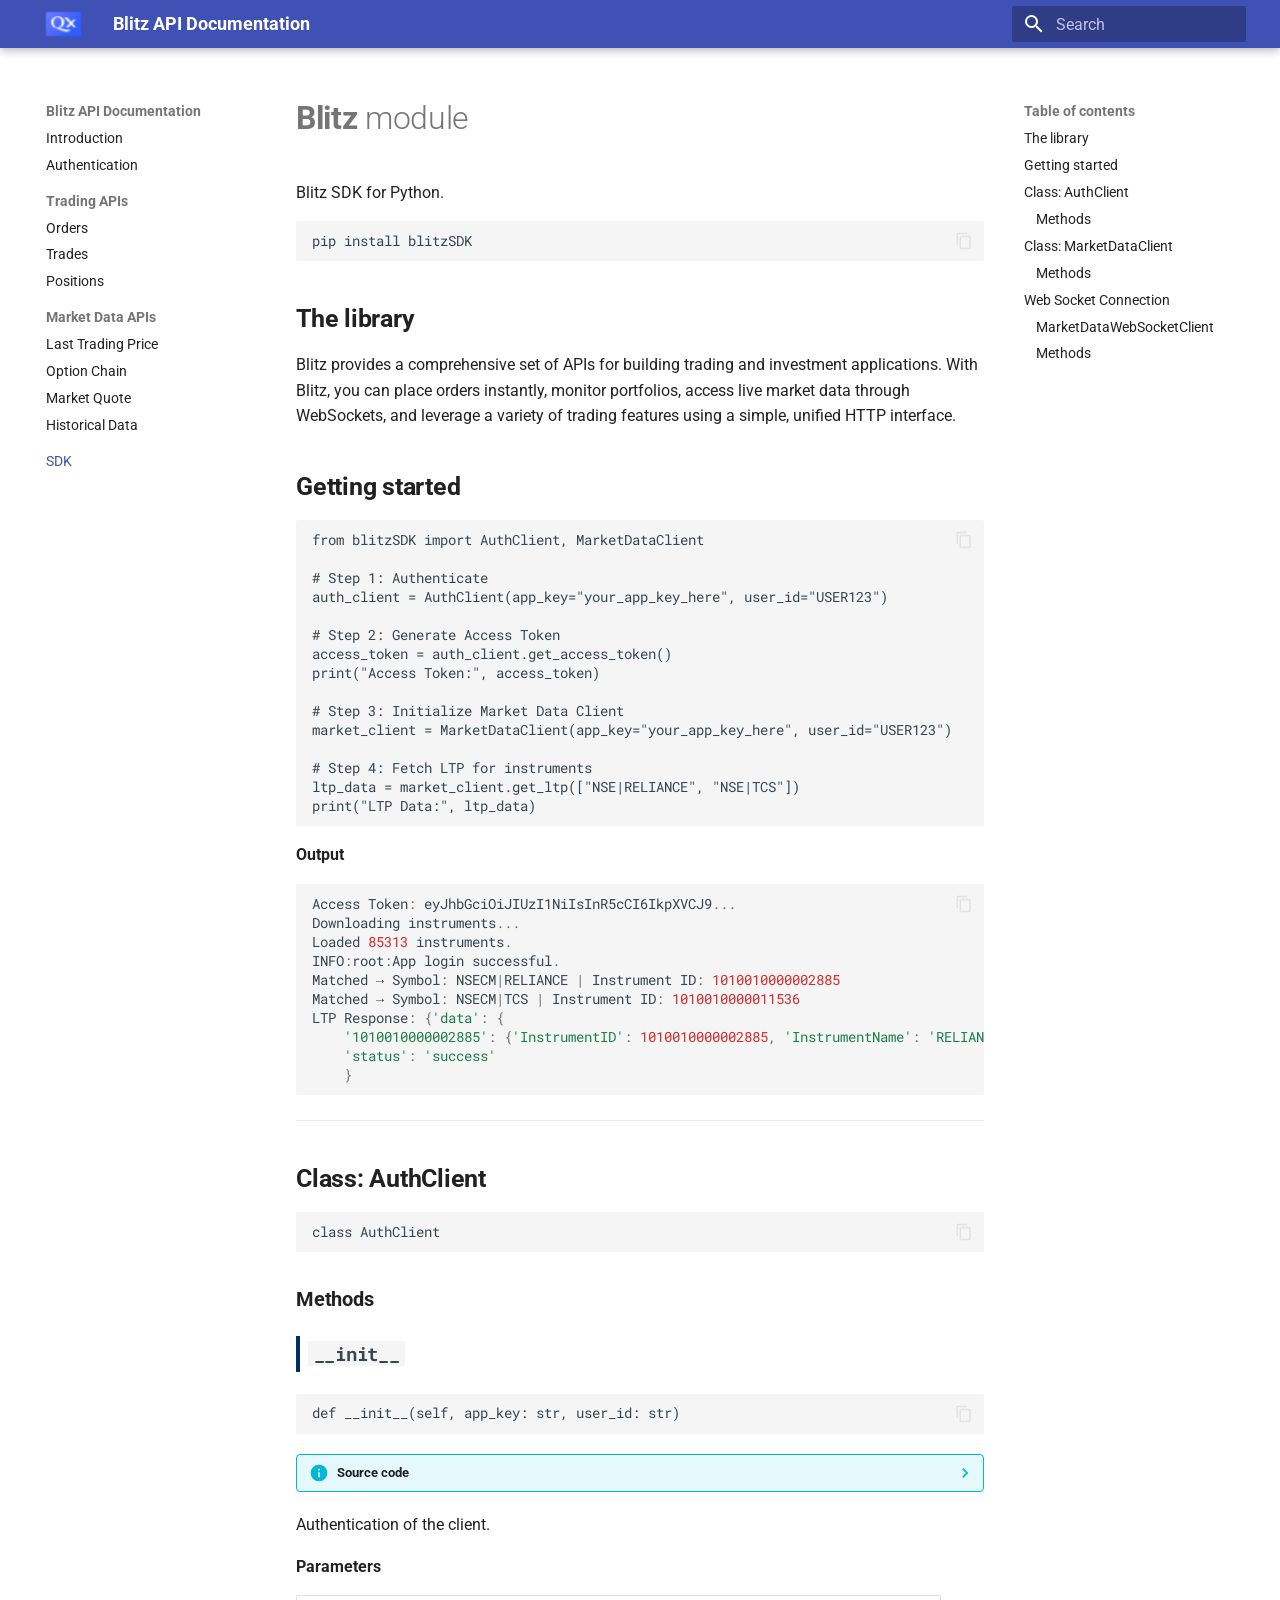
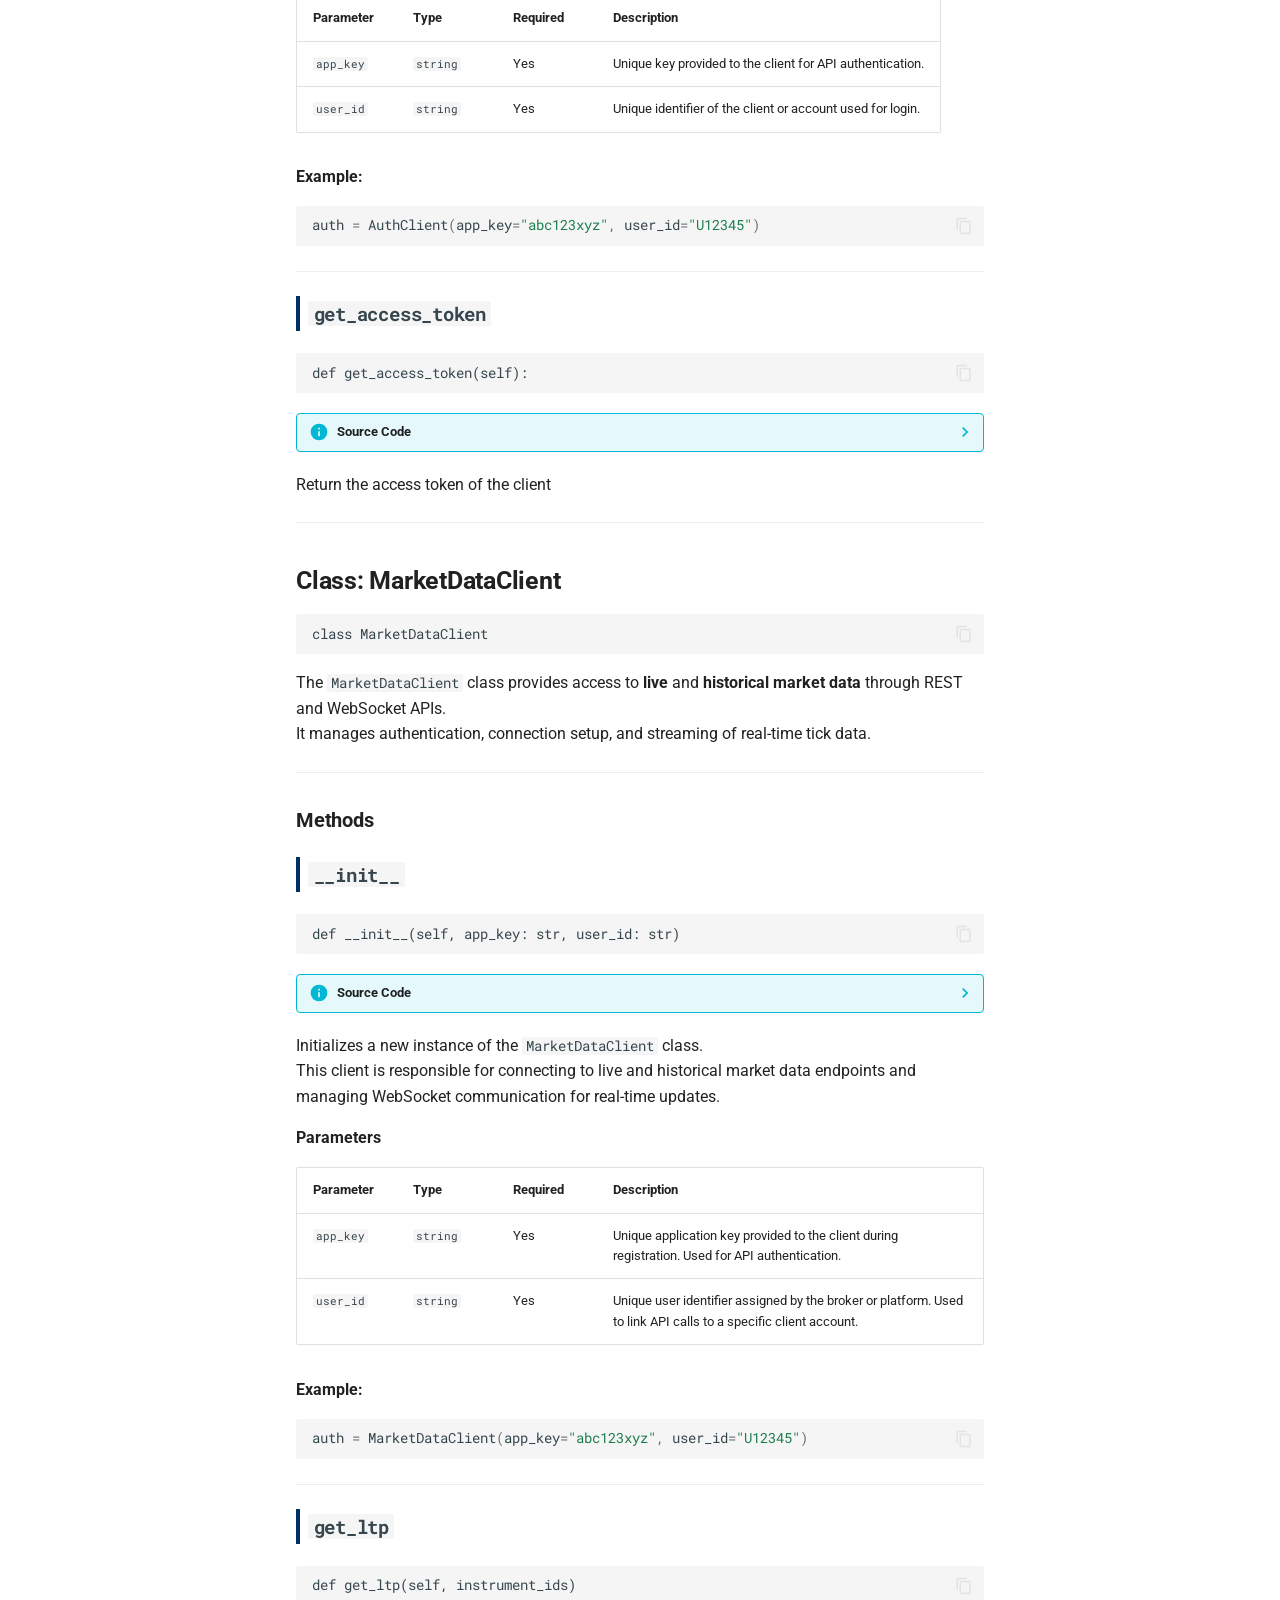
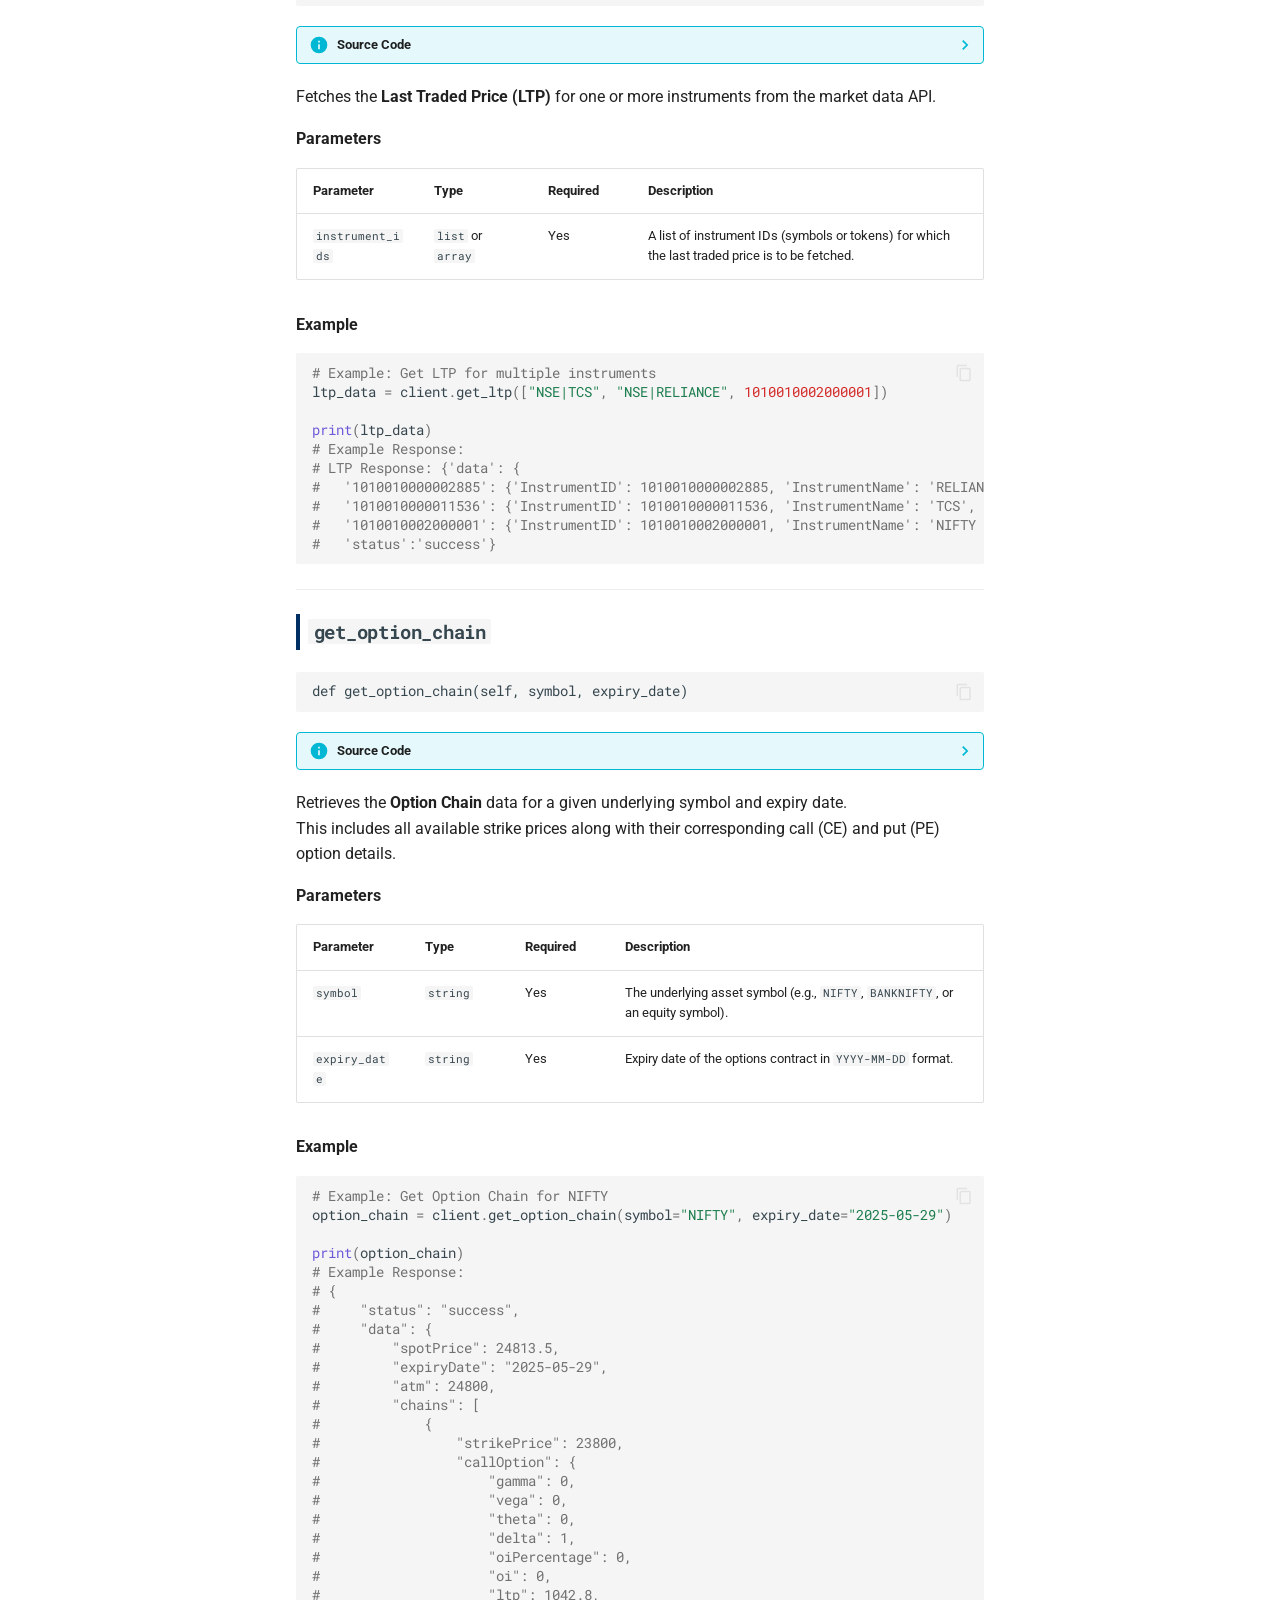
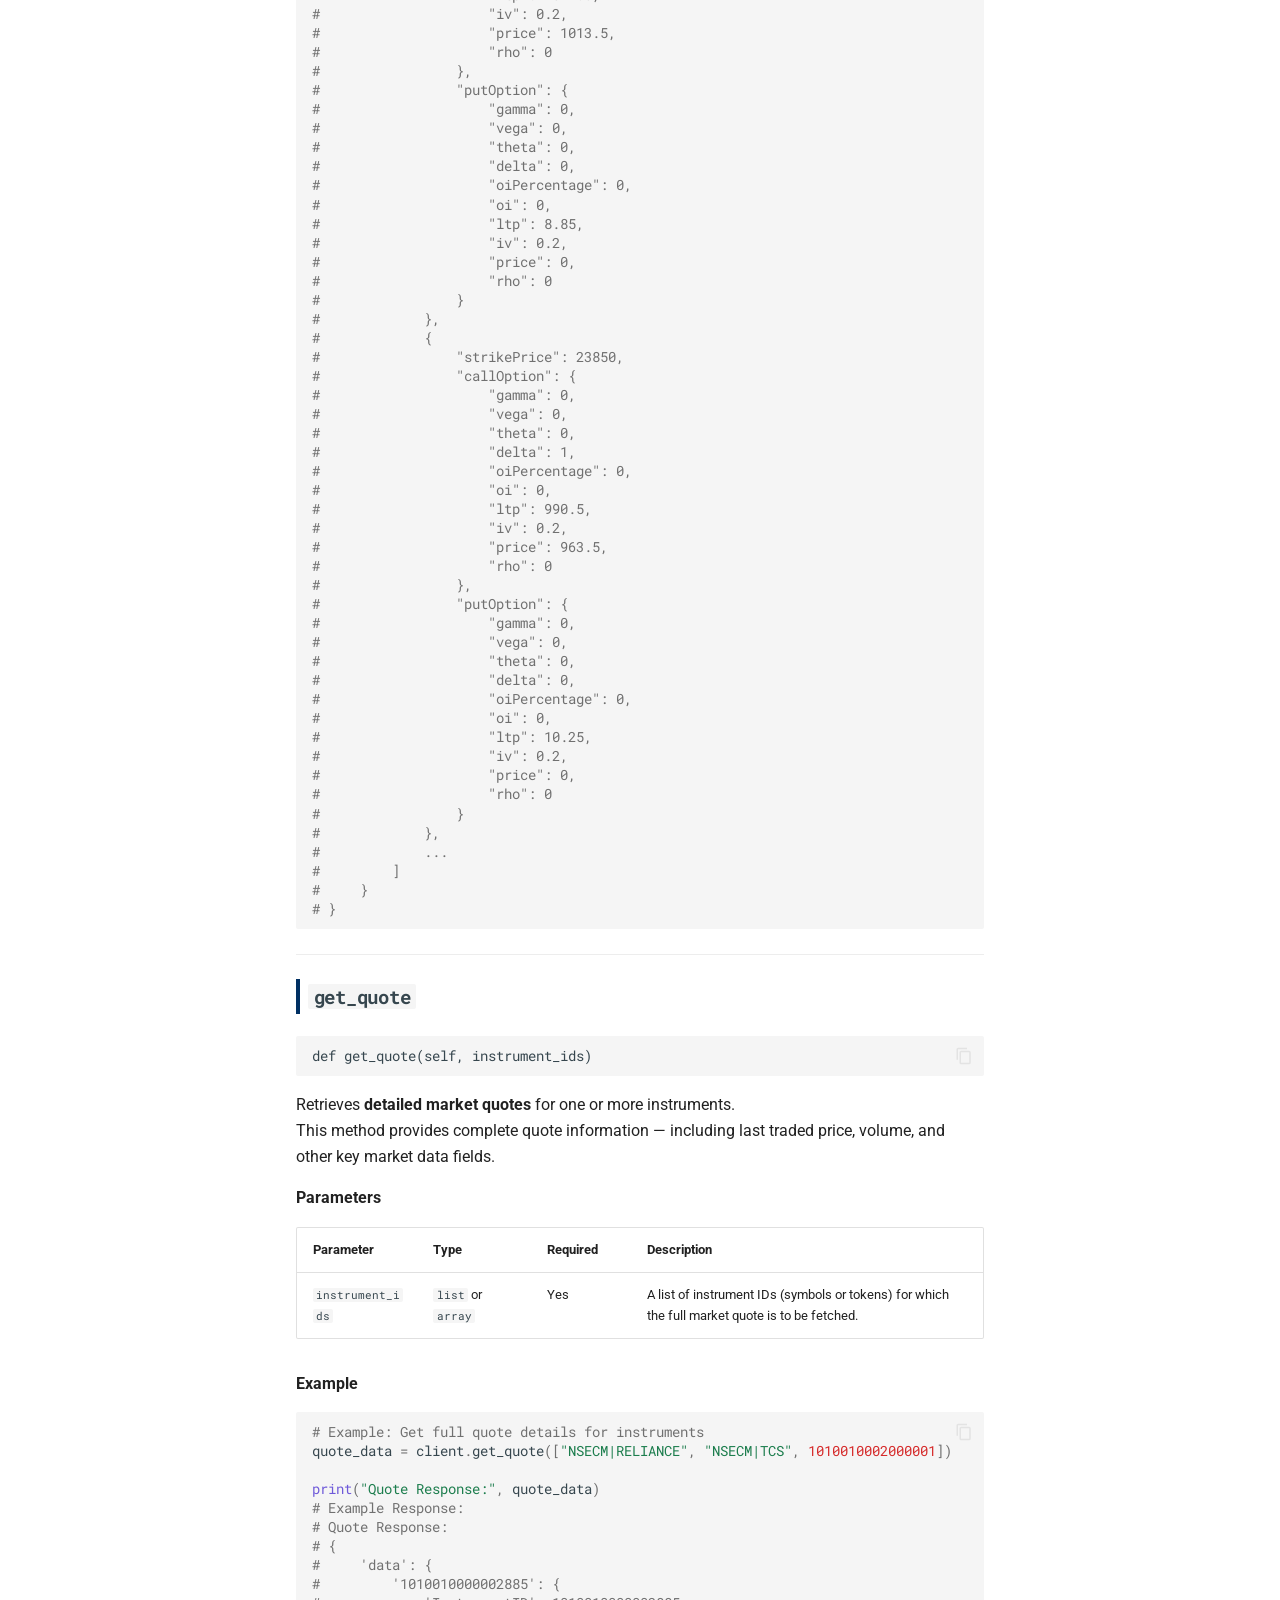
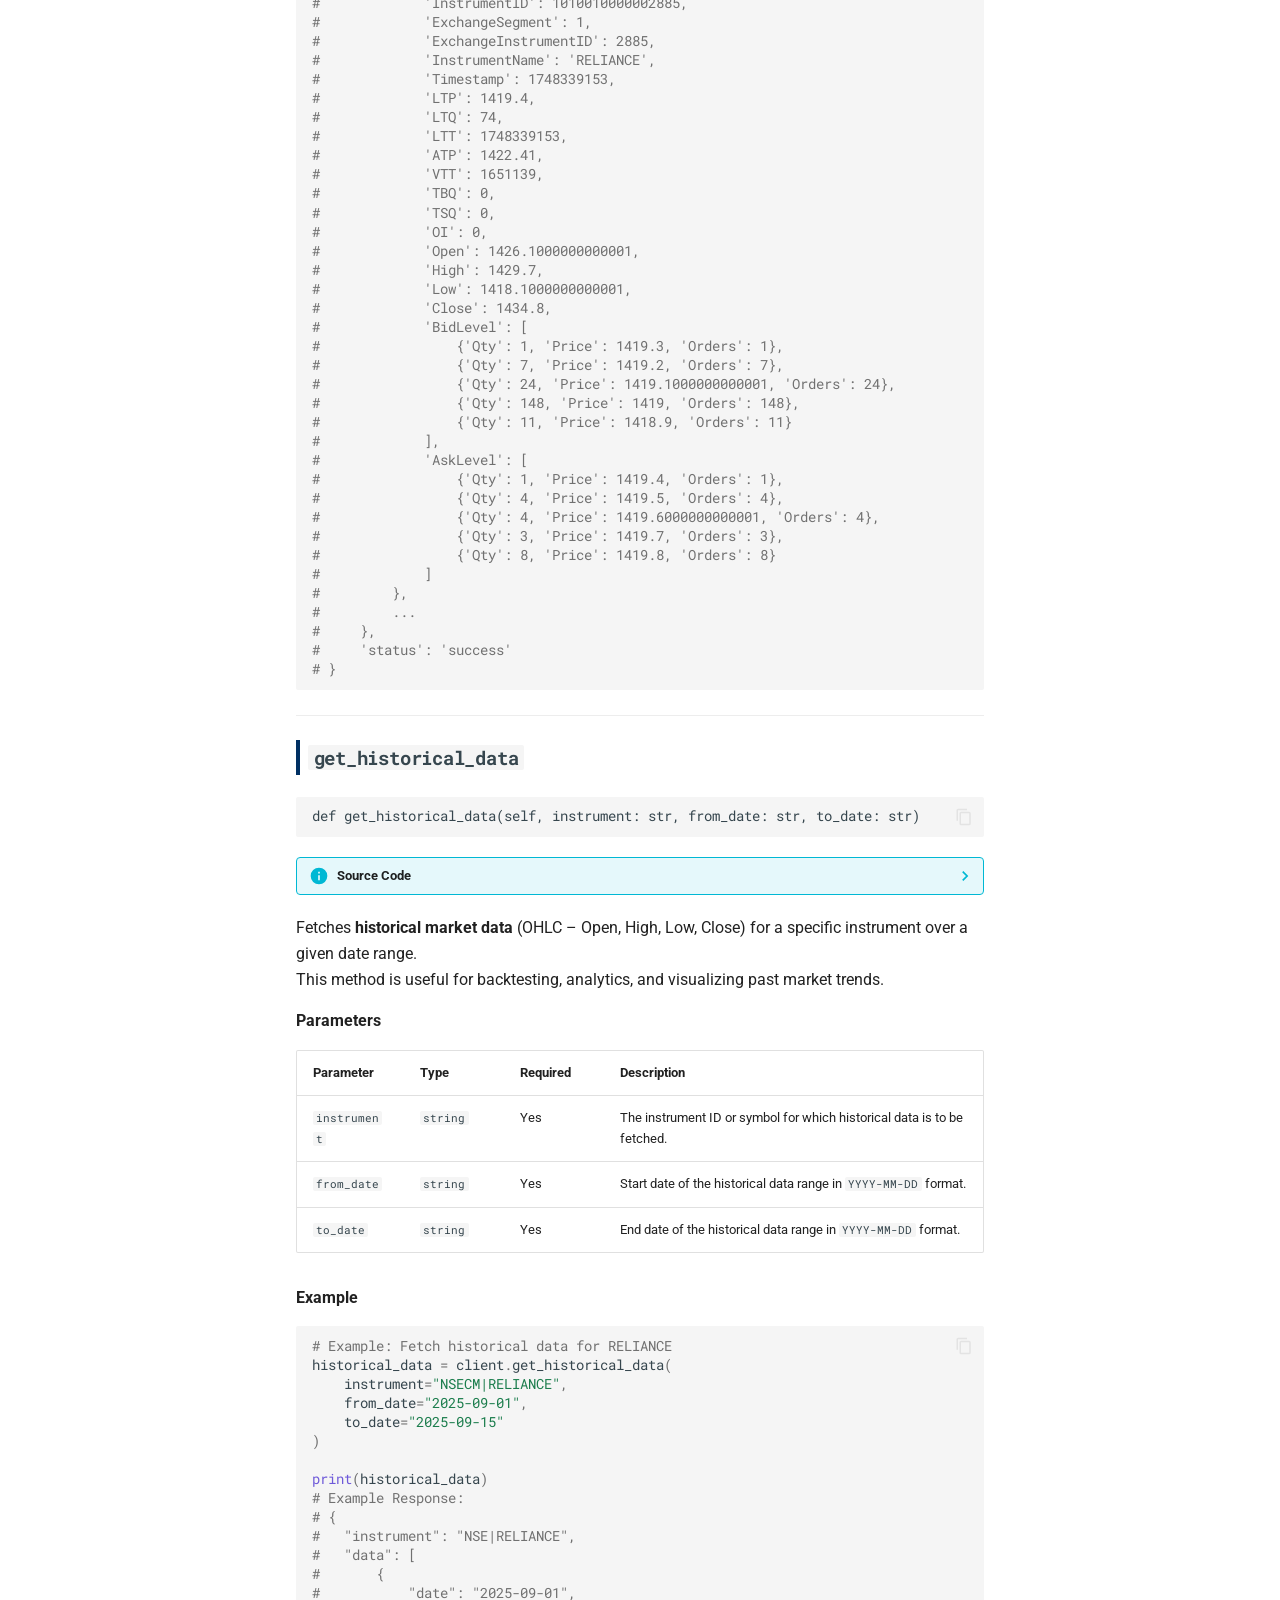
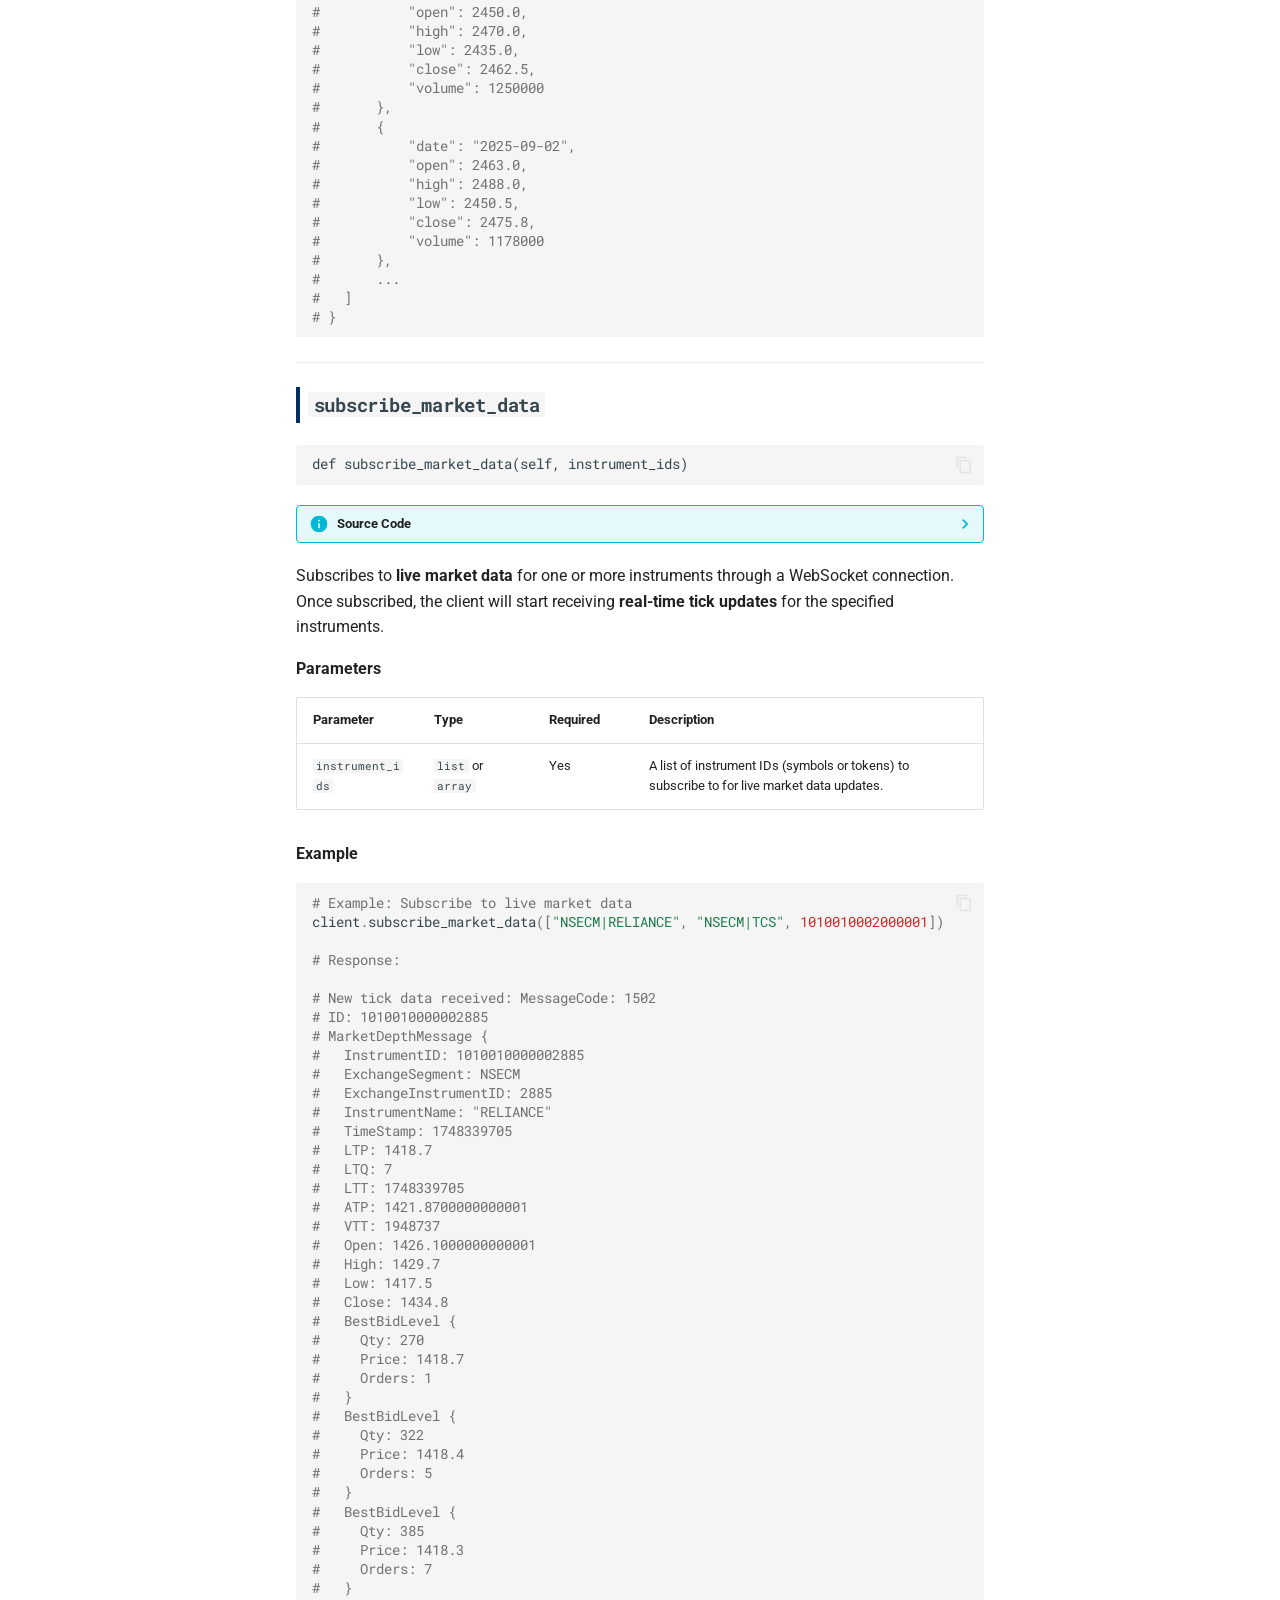
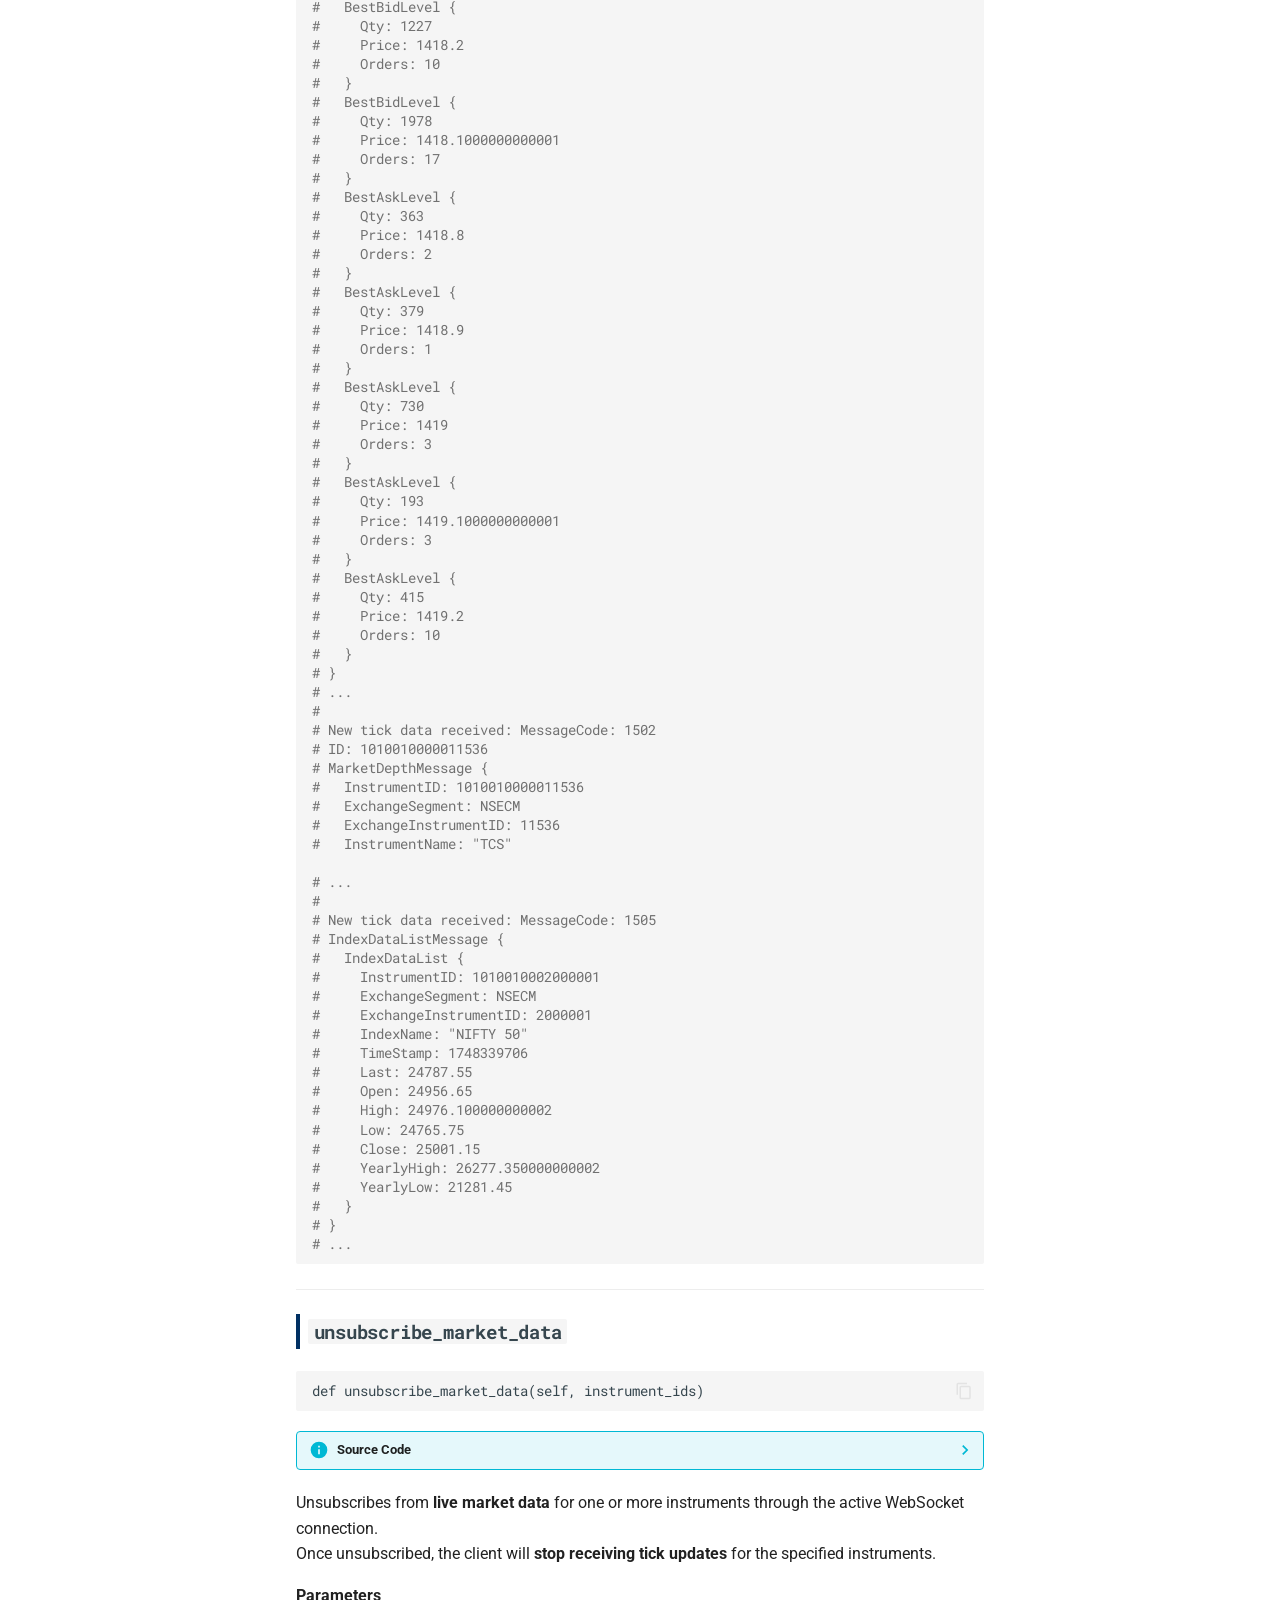
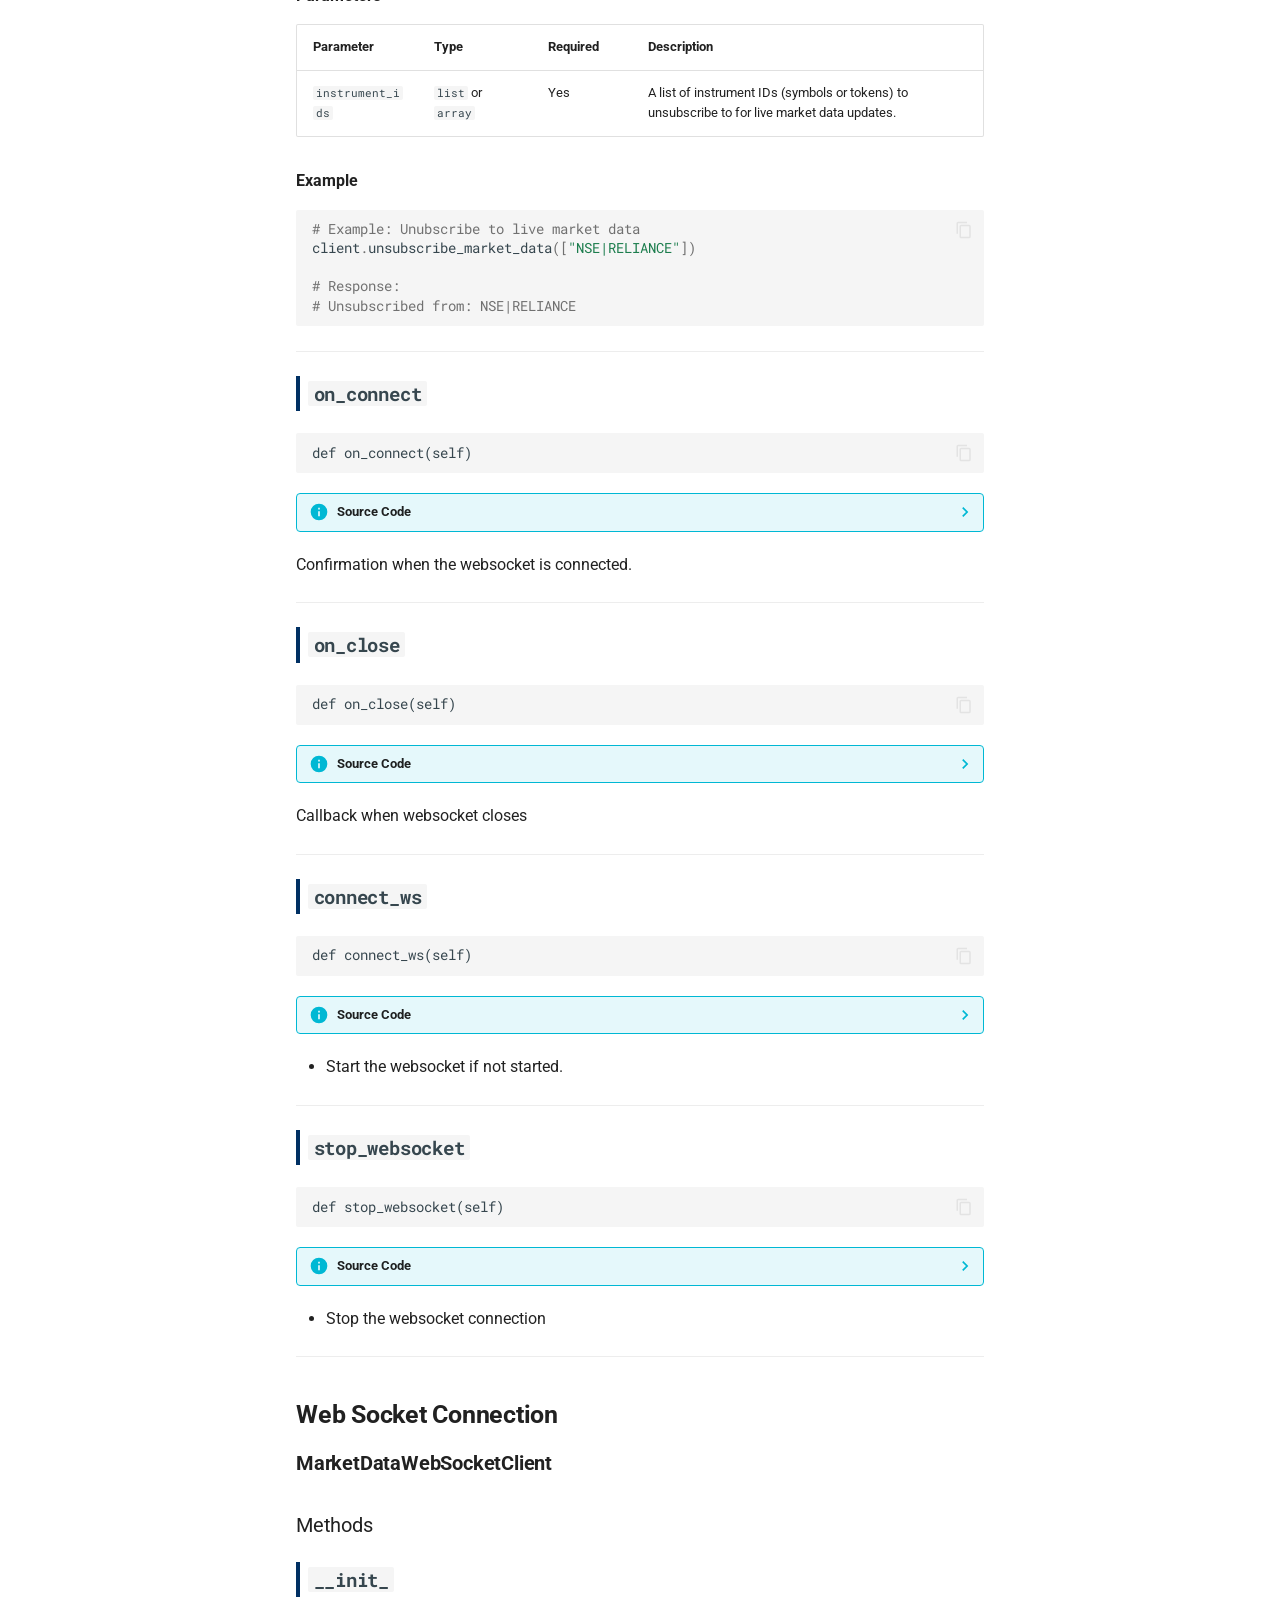
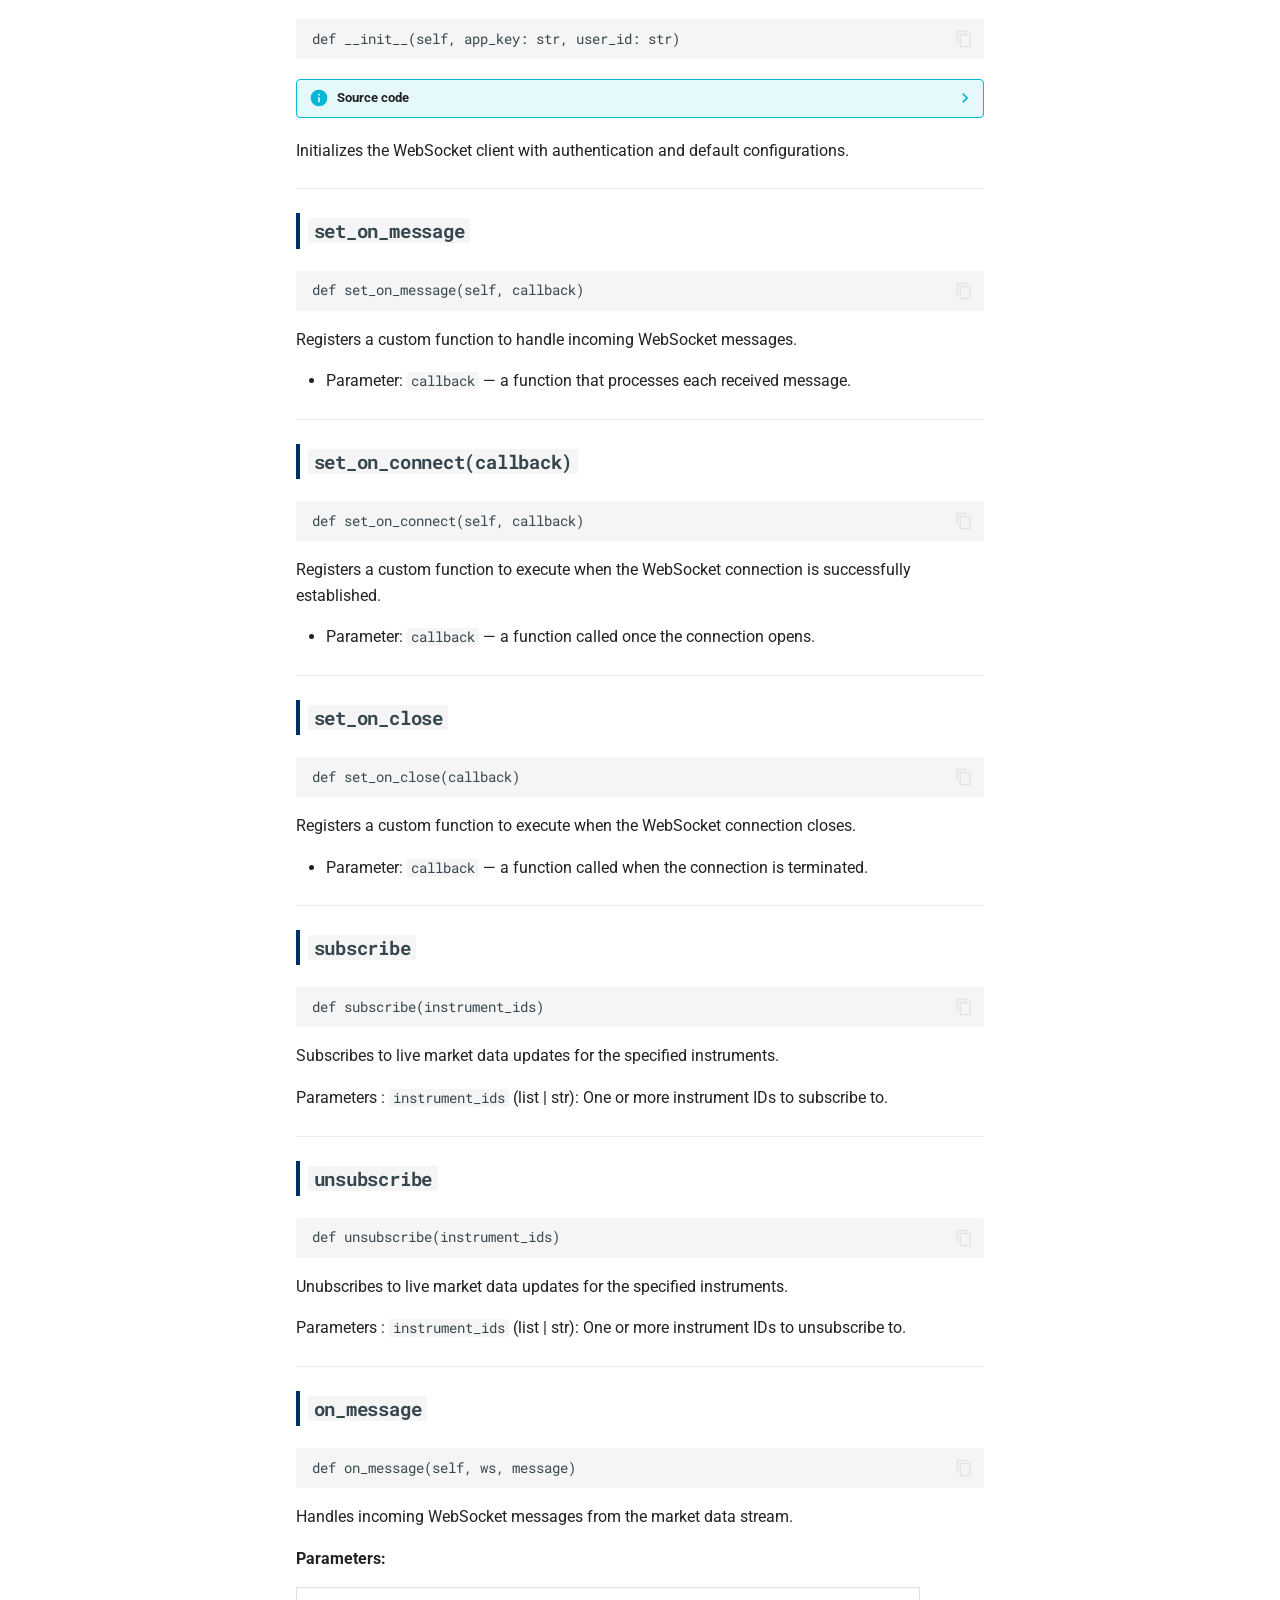
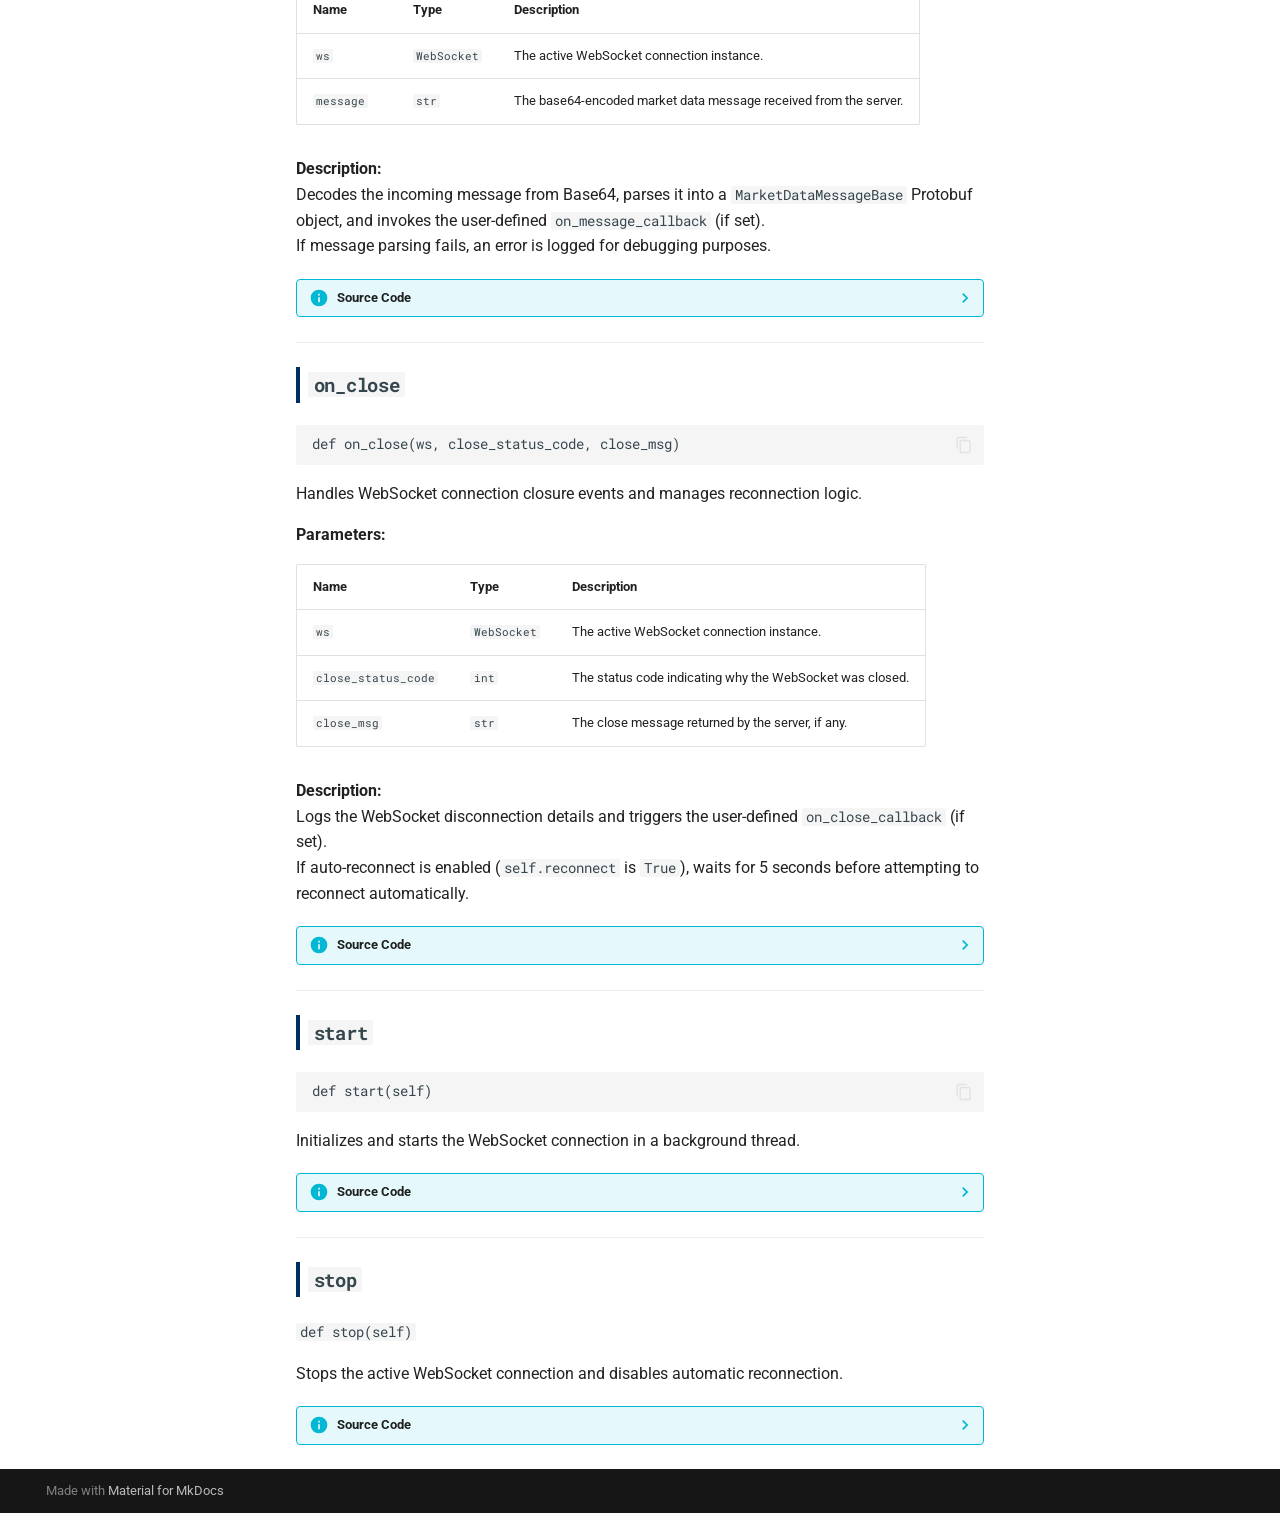
<file: sdk/index.html>
<!doctype html>
<html lang="en" class="no-js">
  <head>
    
      <meta charset="utf-8">
      <meta name="viewport" content="width=device-width,initial-scale=1">
      
      
      
      
        <link rel="prev" href="../historicaldata/">
      
      
      
      <link rel="icon" href="../favicon.ico">
      <meta name="generator" content="mkdocs-1.6.1, mkdocs-material-9.6.22">
    
    
      
        <title>SDK - Blitz API Documentation</title>
      
    
    
      <link rel="stylesheet" href="../assets/stylesheets/main.84d31ad4.min.css">
      
      


    
    
      
    
    
      
        
        
        <link rel="preconnect" href="https://fonts.gstatic.com" crossorigin>
        <link rel="stylesheet" href="https://fonts.googleapis.com/css?family=Roboto:300,300i,400,400i,700,700i%7CRoboto+Mono:400,400i,700,700i&display=fallback">
        <style>:root{--md-text-font:"Roboto";--md-code-font:"Roboto Mono"}</style>
      
    
    
      <link rel="stylesheet" href="../css/custom.css">
    
    <script>__md_scope=new URL("..",location),__md_hash=e=>[...e].reduce(((e,_)=>(e<<5)-e+_.charCodeAt(0)),0),__md_get=(e,_=localStorage,t=__md_scope)=>JSON.parse(_.getItem(t.pathname+"."+e)),__md_set=(e,_,t=localStorage,a=__md_scope)=>{try{t.setItem(a.pathname+"."+e,JSON.stringify(_))}catch(e){}}</script>
    
      

    
    
    
  </head>
  
  
    <body dir="ltr">
  
    
    <input class="md-toggle" data-md-toggle="drawer" type="checkbox" id="__drawer" autocomplete="off">
    <input class="md-toggle" data-md-toggle="search" type="checkbox" id="__search" autocomplete="off">
    <label class="md-overlay" for="__drawer"></label>
    <div data-md-component="skip">
      
        
        <a href="#blitz-module" class="md-skip">
          Skip to content
        </a>
      
    </div>
    <div data-md-component="announce">
      
    </div>
    
    
      

  

<header class="md-header md-header--shadow" data-md-component="header">
  <nav class="md-header__inner md-grid" aria-label="Header">
    <a href=".." title="Blitz API Documentation" class="md-header__button md-logo" aria-label="Blitz API Documentation" data-md-component="logo">
      
  <img src="../icon.png" alt="logo">

    </a>
    <label class="md-header__button md-icon" for="__drawer">
      
      <svg xmlns="http://www.w3.org/2000/svg" viewBox="0 0 24 24"><path d="M3 6h18v2H3zm0 5h18v2H3zm0 5h18v2H3z"/></svg>
    </label>
    <div class="md-header__title" data-md-component="header-title">
      <div class="md-header__ellipsis">
        <div class="md-header__topic">
          <span class="md-ellipsis">
            Blitz API Documentation
          </span>
        </div>
        <div class="md-header__topic" data-md-component="header-topic">
          <span class="md-ellipsis">
            
              SDK
            
          </span>
        </div>
      </div>
    </div>
    
    
      <script>var palette=__md_get("__palette");if(palette&&palette.color){if("(prefers-color-scheme)"===palette.color.media){var media=matchMedia("(prefers-color-scheme: light)"),input=document.querySelector(media.matches?"[data-md-color-media='(prefers-color-scheme: light)']":"[data-md-color-media='(prefers-color-scheme: dark)']");palette.color.media=input.getAttribute("data-md-color-media"),palette.color.scheme=input.getAttribute("data-md-color-scheme"),palette.color.primary=input.getAttribute("data-md-color-primary"),palette.color.accent=input.getAttribute("data-md-color-accent")}for(var[key,value]of Object.entries(palette.color))document.body.setAttribute("data-md-color-"+key,value)}</script>
    
    
    
      
      
        <label class="md-header__button md-icon" for="__search">
          
          <svg xmlns="http://www.w3.org/2000/svg" viewBox="0 0 24 24"><path d="M9.5 3A6.5 6.5 0 0 1 16 9.5c0 1.61-.59 3.09-1.56 4.23l.27.27h.79l5 5-1.5 1.5-5-5v-.79l-.27-.27A6.52 6.52 0 0 1 9.5 16 6.5 6.5 0 0 1 3 9.5 6.5 6.5 0 0 1 9.5 3m0 2C7 5 5 7 5 9.5S7 14 9.5 14 14 12 14 9.5 12 5 9.5 5"/></svg>
        </label>
        <div class="md-search" data-md-component="search" role="dialog">
  <label class="md-search__overlay" for="__search"></label>
  <div class="md-search__inner" role="search">
    <form class="md-search__form" name="search">
      <input type="text" class="md-search__input" name="query" aria-label="Search" placeholder="Search" autocapitalize="off" autocorrect="off" autocomplete="off" spellcheck="false" data-md-component="search-query" required>
      <label class="md-search__icon md-icon" for="__search">
        
        <svg xmlns="http://www.w3.org/2000/svg" viewBox="0 0 24 24"><path d="M9.5 3A6.5 6.5 0 0 1 16 9.5c0 1.61-.59 3.09-1.56 4.23l.27.27h.79l5 5-1.5 1.5-5-5v-.79l-.27-.27A6.52 6.52 0 0 1 9.5 16 6.5 6.5 0 0 1 3 9.5 6.5 6.5 0 0 1 9.5 3m0 2C7 5 5 7 5 9.5S7 14 9.5 14 14 12 14 9.5 12 5 9.5 5"/></svg>
        
        <svg xmlns="http://www.w3.org/2000/svg" viewBox="0 0 24 24"><path d="M20 11v2H8l5.5 5.5-1.42 1.42L4.16 12l7.92-7.92L13.5 5.5 8 11z"/></svg>
      </label>
      <nav class="md-search__options" aria-label="Search">
        
        <button type="reset" class="md-search__icon md-icon" title="Clear" aria-label="Clear" tabindex="-1">
          
          <svg xmlns="http://www.w3.org/2000/svg" viewBox="0 0 24 24"><path d="M19 6.41 17.59 5 12 10.59 6.41 5 5 6.41 10.59 12 5 17.59 6.41 19 12 13.41 17.59 19 19 17.59 13.41 12z"/></svg>
        </button>
      </nav>
      
    </form>
    <div class="md-search__output">
      <div class="md-search__scrollwrap" tabindex="0" data-md-scrollfix>
        <div class="md-search-result" data-md-component="search-result">
          <div class="md-search-result__meta">
            Initializing search
          </div>
          <ol class="md-search-result__list" role="presentation"></ol>
        </div>
      </div>
    </div>
  </div>
</div>
      
    
    
  </nav>
  
</header>
    
    <div class="md-container" data-md-component="container">
      
      
        
          
        
      
      <main class="md-main" data-md-component="main">
        <div class="md-main__inner md-grid">
          
            
              
              <div class="md-sidebar md-sidebar--primary" data-md-component="sidebar" data-md-type="navigation" >
                <div class="md-sidebar__scrollwrap">
                  <div class="md-sidebar__inner">
                    



<nav class="md-nav md-nav--primary" aria-label="Navigation" data-md-level="0">
  <label class="md-nav__title" for="__drawer">
    <a href=".." title="Blitz API Documentation" class="md-nav__button md-logo" aria-label="Blitz API Documentation" data-md-component="logo">
      
  <img src="../icon.png" alt="logo">

    </a>
    Blitz API Documentation
  </label>
  
  <ul class="md-nav__list" data-md-scrollfix>
    
      
      
  
  
  
  
    <li class="md-nav__item">
      <a href=".." class="md-nav__link">
        
  
  
  <span class="md-ellipsis">
    Introduction
    
  </span>
  

      </a>
    </li>
  

    
      
      
  
  
  
  
    <li class="md-nav__item">
      <a href="../Authentication/" class="md-nav__link">
        
  
  
  <span class="md-ellipsis">
    Authentication
    
  </span>
  

      </a>
    </li>
  

    
      
      
  
  
  
  
    
    
    
    
      
        
        
      
    
    
    <li class="md-nav__item md-nav__item--section md-nav__item--nested">
      
        
        
          
        
        <input class="md-nav__toggle md-toggle md-toggle--indeterminate" type="checkbox" id="__nav_3" >
        
          
          <label class="md-nav__link" for="__nav_3" id="__nav_3_label" tabindex="">
            
  
  
  <span class="md-ellipsis">
    Trading APIs
    
  </span>
  

            <span class="md-nav__icon md-icon"></span>
          </label>
        
        <nav class="md-nav" data-md-level="1" aria-labelledby="__nav_3_label" aria-expanded="false">
          <label class="md-nav__title" for="__nav_3">
            <span class="md-nav__icon md-icon"></span>
            Trading APIs
          </label>
          <ul class="md-nav__list" data-md-scrollfix>
            
              
                
  
  
  
  
    <li class="md-nav__item">
      <a href="../orders/" class="md-nav__link">
        
  
  
  <span class="md-ellipsis">
    Orders
    
  </span>
  

      </a>
    </li>
  

              
            
              
                
  
  
  
  
    <li class="md-nav__item">
      <a href="../trades/" class="md-nav__link">
        
  
  
  <span class="md-ellipsis">
    Trades
    
  </span>
  

      </a>
    </li>
  

              
            
              
                
  
  
  
  
    <li class="md-nav__item">
      <a href="../positions/" class="md-nav__link">
        
  
  
  <span class="md-ellipsis">
    Positions
    
  </span>
  

      </a>
    </li>
  

              
            
          </ul>
        </nav>
      
    </li>
  

    
      
      
  
  
  
  
    
    
    
    
      
        
        
      
    
    
    <li class="md-nav__item md-nav__item--section md-nav__item--nested">
      
        
        
          
        
        <input class="md-nav__toggle md-toggle md-toggle--indeterminate" type="checkbox" id="__nav_4" >
        
          
          <label class="md-nav__link" for="__nav_4" id="__nav_4_label" tabindex="">
            
  
  
  <span class="md-ellipsis">
    Market Data APIs
    
  </span>
  

            <span class="md-nav__icon md-icon"></span>
          </label>
        
        <nav class="md-nav" data-md-level="1" aria-labelledby="__nav_4_label" aria-expanded="false">
          <label class="md-nav__title" for="__nav_4">
            <span class="md-nav__icon md-icon"></span>
            Market Data APIs
          </label>
          <ul class="md-nav__list" data-md-scrollfix>
            
              
                
  
  
  
  
    <li class="md-nav__item">
      <a href="../LTP/" class="md-nav__link">
        
  
  
  <span class="md-ellipsis">
    Last Trading Price
    
  </span>
  

      </a>
    </li>
  

              
            
              
                
  
  
  
  
    <li class="md-nav__item">
      <a href="../optionchain/" class="md-nav__link">
        
  
  
  <span class="md-ellipsis">
    Option Chain
    
  </span>
  

      </a>
    </li>
  

              
            
              
                
  
  
  
  
    <li class="md-nav__item">
      <a href="../marketquote/" class="md-nav__link">
        
  
  
  <span class="md-ellipsis">
    Market Quote
    
  </span>
  

      </a>
    </li>
  

              
            
              
                
  
  
  
  
    <li class="md-nav__item">
      <a href="../historicaldata/" class="md-nav__link">
        
  
  
  <span class="md-ellipsis">
    Historical Data
    
  </span>
  

      </a>
    </li>
  

              
            
          </ul>
        </nav>
      
    </li>
  

    
      
      
  
  
    
  
  
  
    <li class="md-nav__item md-nav__item--active">
      
      <input class="md-nav__toggle md-toggle" type="checkbox" id="__toc">
      
      
        
      
      
        <label class="md-nav__link md-nav__link--active" for="__toc">
          
  
  
  <span class="md-ellipsis">
    SDK
    
  </span>
  

          <span class="md-nav__icon md-icon"></span>
        </label>
      
      <a href="./" class="md-nav__link md-nav__link--active">
        
  
  
  <span class="md-ellipsis">
    SDK
    
  </span>
  

      </a>
      
        

<nav class="md-nav md-nav--secondary" aria-label="Table of contents">
  
  
  
    
  
  
    <label class="md-nav__title" for="__toc">
      <span class="md-nav__icon md-icon"></span>
      Table of contents
    </label>
    <ul class="md-nav__list" data-md-component="toc" data-md-scrollfix>
      
        <li class="md-nav__item">
  <a href="#the-library" class="md-nav__link">
    <span class="md-ellipsis">
      The library
    </span>
  </a>
  
</li>
      
        <li class="md-nav__item">
  <a href="#getting-started" class="md-nav__link">
    <span class="md-ellipsis">
      Getting started
    </span>
  </a>
  
</li>
      
        <li class="md-nav__item">
  <a href="#class-authclient" class="md-nav__link">
    <span class="md-ellipsis">
      Class: AuthClient
    </span>
  </a>
  
    <nav class="md-nav" aria-label="Class: AuthClient">
      <ul class="md-nav__list">
        
          <li class="md-nav__item">
  <a href="#methods" class="md-nav__link">
    <span class="md-ellipsis">
      Methods
    </span>
  </a>
  
</li>
        
      </ul>
    </nav>
  
</li>
      
        <li class="md-nav__item">
  <a href="#class-marketdataclient" class="md-nav__link">
    <span class="md-ellipsis">
      Class: MarketDataClient
    </span>
  </a>
  
    <nav class="md-nav" aria-label="Class: MarketDataClient">
      <ul class="md-nav__list">
        
          <li class="md-nav__item">
  <a href="#methods_1" class="md-nav__link">
    <span class="md-ellipsis">
      Methods
    </span>
  </a>
  
</li>
        
      </ul>
    </nav>
  
</li>
      
        <li class="md-nav__item">
  <a href="#web-socket-connection" class="md-nav__link">
    <span class="md-ellipsis">
      Web Socket Connection
    </span>
  </a>
  
    <nav class="md-nav" aria-label="Web Socket Connection">
      <ul class="md-nav__list">
        
          <li class="md-nav__item">
  <a href="#marketdatawebsocketclient" class="md-nav__link">
    <span class="md-ellipsis">
      MarketDataWebSocketClient
    </span>
  </a>
  
</li>
        
          <li class="md-nav__item">
  <a href="#methods_2" class="md-nav__link">
    <span class="md-ellipsis">
      Methods
    </span>
  </a>
  
</li>
        
      </ul>
    </nav>
  
</li>
      
    </ul>
  
</nav>
      
    </li>
  

    
  </ul>
</nav>
                  </div>
                </div>
              </div>
            
            
              
              <div class="md-sidebar md-sidebar--secondary" data-md-component="sidebar" data-md-type="toc" >
                <div class="md-sidebar__scrollwrap">
                  <div class="md-sidebar__inner">
                    

<nav class="md-nav md-nav--secondary" aria-label="Table of contents">
  
  
  
    
  
  
    <label class="md-nav__title" for="__toc">
      <span class="md-nav__icon md-icon"></span>
      Table of contents
    </label>
    <ul class="md-nav__list" data-md-component="toc" data-md-scrollfix>
      
        <li class="md-nav__item">
  <a href="#the-library" class="md-nav__link">
    <span class="md-ellipsis">
      The library
    </span>
  </a>
  
</li>
      
        <li class="md-nav__item">
  <a href="#getting-started" class="md-nav__link">
    <span class="md-ellipsis">
      Getting started
    </span>
  </a>
  
</li>
      
        <li class="md-nav__item">
  <a href="#class-authclient" class="md-nav__link">
    <span class="md-ellipsis">
      Class: AuthClient
    </span>
  </a>
  
    <nav class="md-nav" aria-label="Class: AuthClient">
      <ul class="md-nav__list">
        
          <li class="md-nav__item">
  <a href="#methods" class="md-nav__link">
    <span class="md-ellipsis">
      Methods
    </span>
  </a>
  
</li>
        
      </ul>
    </nav>
  
</li>
      
        <li class="md-nav__item">
  <a href="#class-marketdataclient" class="md-nav__link">
    <span class="md-ellipsis">
      Class: MarketDataClient
    </span>
  </a>
  
    <nav class="md-nav" aria-label="Class: MarketDataClient">
      <ul class="md-nav__list">
        
          <li class="md-nav__item">
  <a href="#methods_1" class="md-nav__link">
    <span class="md-ellipsis">
      Methods
    </span>
  </a>
  
</li>
        
      </ul>
    </nav>
  
</li>
      
        <li class="md-nav__item">
  <a href="#web-socket-connection" class="md-nav__link">
    <span class="md-ellipsis">
      Web Socket Connection
    </span>
  </a>
  
    <nav class="md-nav" aria-label="Web Socket Connection">
      <ul class="md-nav__list">
        
          <li class="md-nav__item">
  <a href="#marketdatawebsocketclient" class="md-nav__link">
    <span class="md-ellipsis">
      MarketDataWebSocketClient
    </span>
  </a>
  
</li>
        
          <li class="md-nav__item">
  <a href="#methods_2" class="md-nav__link">
    <span class="md-ellipsis">
      Methods
    </span>
  </a>
  
</li>
        
      </ul>
    </nav>
  
</li>
      
    </ul>
  
</nav>
                  </div>
                </div>
              </div>
            
          
          
            <div class="md-content" data-md-component="content">
              <article class="md-content__inner md-typeset">
                
                  



<h1 id="blitz-module"><strong>Blitz</strong> module<a class="headerlink" href="#blitz-module" title="Permanent link">&para;</a></h1>
<p>Blitz SDK for Python. <br />
<div class="highlight"><pre><span></span><code><span class="n">pip</span> <span class="n">install</span> <span class="n">blitzSDK</span>
</code></pre></div></p>
<h2 id="the-library"><strong>The library</strong><a class="headerlink" href="#the-library" title="Permanent link">&para;</a></h2>
<p>Blitz provides a comprehensive set of APIs for building trading and investment applications. With Blitz, you can place orders instantly, monitor portfolios, access live market data through WebSockets, and leverage a variety of trading features using a simple, unified HTTP interface.</p>
<h2 id="getting-started"><strong>Getting started</strong><a class="headerlink" href="#getting-started" title="Permanent link">&para;</a></h2>
<pre><code>from blitzSDK import AuthClient, MarketDataClient

# Step 1: Authenticate
auth_client = AuthClient(app_key="your_app_key_here", user_id="USER123")

# Step 2: Generate Access Token
access_token = auth_client.get_access_token()
print("Access Token:", access_token)

# Step 3: Initialize Market Data Client
market_client = MarketDataClient(app_key="your_app_key_here", user_id="USER123")

# Step 4: Fetch LTP for instruments
ltp_data = market_client.get_ltp(["NSE|RELIANCE", "NSE|TCS"])
print("LTP Data:", ltp_data)
</code></pre>
<p><strong>Output</strong>
<div class="highlight"><pre><span></span><code><span class="n">Access</span> <span class="n">Token</span><span class="p">:</span> <span class="n">eyJhbGciOiJIUzI1NiIsInR5cCI6IkpXVCJ9</span><span class="o">...</span>
<span class="n">Downloading</span> <span class="n">instruments</span><span class="o">...</span>
<span class="n">Loaded</span> <span class="mi">85313</span> <span class="n">instruments</span><span class="o">.</span>
<span class="n">INFO</span><span class="p">:</span><span class="n">root</span><span class="p">:</span><span class="n">App</span> <span class="n">login</span> <span class="n">successful</span><span class="o">.</span>
<span class="n">Matched</span> <span class="err">→</span> <span class="n">Symbol</span><span class="p">:</span> <span class="n">NSECM</span><span class="o">|</span><span class="n">RELIANCE</span> <span class="o">|</span> <span class="n">Instrument</span> <span class="n">ID</span><span class="p">:</span> <span class="mi">1010010000002885</span>
<span class="n">Matched</span> <span class="err">→</span> <span class="n">Symbol</span><span class="p">:</span> <span class="n">NSECM</span><span class="o">|</span><span class="n">TCS</span> <span class="o">|</span> <span class="n">Instrument</span> <span class="n">ID</span><span class="p">:</span> <span class="mi">1010010000011536</span>
<span class="n">LTP</span> <span class="n">Response</span><span class="p">:</span> <span class="p">{</span><span class="s1">&#39;data&#39;</span><span class="p">:</span> <span class="p">{</span>
    <span class="s1">&#39;1010010000002885&#39;</span><span class="p">:</span> <span class="p">{</span><span class="s1">&#39;InstrumentID&#39;</span><span class="p">:</span> <span class="mi">1010010000002885</span><span class="p">,</span> <span class="s1">&#39;InstrumentName&#39;</span><span class="p">:</span> <span class="s1">&#39;RELIANCE&#39;</span><span class="p">,</span> <span class="s1">&#39;LTP&#39;</span><span class="p">:</span> <span class="mf">1422.7</span><span class="p">},</span> <span class="s1">&#39;1010010000011536&#39;</span><span class="p">:</span> <span class="p">{</span><span class="s1">&#39;InstrumentID&#39;</span><span class="p">:</span> <span class="mi">1010010000011536</span><span class="p">,</span> <span class="s1">&#39;InstrumentName&#39;</span><span class="p">:</span> <span class="s1">&#39;TCS&#39;</span><span class="p">,</span> <span class="s1">&#39;LTP&#39;</span><span class="p">:</span> <span class="mf">3507.8</span><span class="p">}},</span>
    <span class="s1">&#39;status&#39;</span><span class="p">:</span> <span class="s1">&#39;success&#39;</span>
    <span class="p">}</span>
</code></pre></div></p>
<hr />
<h2 id="class-authclient"><strong>Class: AuthClient</strong><a class="headerlink" href="#class-authclient" title="Permanent link">&para;</a></h2>
<div class="highlight"><pre><span></span><code>class AuthClient
</code></pre></div>
<h3 id="methods"><strong>Methods</strong><a class="headerlink" href="#methods" title="Permanent link">&para;</a></h3>
<h4 id="__init__"><strong><code>__init__</code></strong><a class="headerlink" href="#__init__" title="Permanent link">&para;</a></h4>
<div class="highlight"><pre><span></span><code>def __init__(self, app_key: str, user_id: str)
</code></pre></div>
<details class="info">
<summary>Source code</summary>
<div class="highlight"><pre><span></span><code><span class="k">def</span><span class="w"> </span><span class="fm">__init__</span><span class="p">(</span><span class="bp">self</span><span class="p">,</span> <span class="n">app_key</span><span class="p">:</span> <span class="nb">str</span><span class="p">,</span> <span class="n">user_id</span><span class="p">:</span> <span class="nb">str</span><span class="p">):</span>
    <span class="bp">self</span><span class="o">.</span><span class="n">app_key</span> <span class="o">=</span> <span class="n">app_key</span>
    <span class="bp">self</span><span class="o">.</span><span class="n">user_id</span> <span class="o">=</span> <span class="n">user_id</span>
    <span class="bp">self</span><span class="o">.</span><span class="n">auth_base_url</span> <span class="o">=</span> <span class="s2">&quot;http://182.70.127.254:44347&quot;</span>
    <span class="bp">self</span><span class="o">.</span><span class="n">access_token</span> <span class="o">=</span> <span class="kc">None</span>
</code></pre></div>
</details>
<p>Authentication of the client.</p>
<p><strong>Parameters</strong></p>
<table>
<thead>
<tr>
<th>Parameter</th>
<th>Type</th>
<th>Required</th>
<th>Description</th>
</tr>
</thead>
<tbody>
<tr>
<td><code>app_key</code></td>
<td><code>string</code></td>
<td>Yes</td>
<td>Unique key provided to the client for API authentication.</td>
</tr>
<tr>
<td><code>user_id</code></td>
<td><code>string</code></td>
<td>Yes</td>
<td>Unique identifier of the client or account used for login.</td>
</tr>
</tbody>
</table>
<p><strong>Example:</strong>
<div class="highlight"><pre><span></span><code><span class="n">auth</span> <span class="o">=</span> <span class="n">AuthClient</span><span class="p">(</span><span class="n">app_key</span><span class="o">=</span><span class="s2">&quot;abc123xyz&quot;</span><span class="p">,</span> <span class="n">user_id</span><span class="o">=</span><span class="s2">&quot;U12345&quot;</span><span class="p">)</span>
</code></pre></div></p>
<hr />
<h4 id="get_access_token"><strong><code>get_access_token</code></strong><a class="headerlink" href="#get_access_token" title="Permanent link">&para;</a></h4>
<div class="highlight"><pre><span></span><code>def get_access_token(self):
</code></pre></div>
<details class="info">
<summary>Source Code</summary>
<div class="highlight"><pre><span></span><code><span class="k">def</span><span class="w"> </span><span class="nf">get_access_token</span><span class="p">(</span><span class="bp">self</span><span class="p">):</span>
<span class="w">    </span><span class="sd">&quot;&quot;&quot;Return the access token, logging in if necessary.&quot;&quot;&quot;</span>
    <span class="k">if</span> <span class="ow">not</span> <span class="bp">self</span><span class="o">.</span><span class="n">access_token</span><span class="p">:</span>
        <span class="bp">self</span><span class="o">.</span><span class="n">_app_login</span><span class="p">()</span>
    <span class="k">return</span> <span class="bp">self</span><span class="o">.</span><span class="n">access_token</span>
</code></pre></div>
</details>
<p>Return the access token of the client</p>
<hr />
<h2 id="class-marketdataclient"><strong>Class: MarketDataClient</strong><a class="headerlink" href="#class-marketdataclient" title="Permanent link">&para;</a></h2>
<div class="highlight"><pre><span></span><code>class MarketDataClient
</code></pre></div>
<p>The <code>MarketDataClient</code> class provides access to <strong>live</strong> and <strong>historical market data</strong> through REST and WebSocket APIs.<br />
It manages authentication, connection setup, and streaming of real-time tick data.</p>
<hr />
<h3 id="methods_1"><strong>Methods</strong><a class="headerlink" href="#methods_1" title="Permanent link">&para;</a></h3>
<h4 id="__init___1"><strong><code>__init__</code></strong><a class="headerlink" href="#__init___1" title="Permanent link">&para;</a></h4>
<div class="highlight"><pre><span></span><code>def __init__(self, app_key: str, user_id: str)
</code></pre></div>
<details class="info">
<summary>Source Code</summary>
<div class="highlight"><pre><span></span><code><span class="k">def</span><span class="w"> </span><span class="fm">__init__</span><span class="p">(</span><span class="bp">self</span><span class="p">,</span> <span class="n">app_key</span><span class="p">:</span> <span class="nb">str</span><span class="p">,</span> <span class="n">user_id</span><span class="p">:</span> <span class="nb">str</span><span class="p">):</span>
    <span class="bp">self</span><span class="o">.</span><span class="n">app_key</span> <span class="o">=</span> <span class="n">app_key</span>
    <span class="bp">self</span><span class="o">.</span><span class="n">user_id</span> <span class="o">=</span> <span class="n">user_id</span>
    <span class="bp">self</span><span class="o">.</span><span class="n">api_base_url</span> <span class="o">=</span> <span class="n">API_BASE_URL</span>
    <span class="bp">self</span><span class="o">.</span><span class="n">api_hist_base_url</span> <span class="o">=</span> <span class="n">API_BASE_URL</span>
    <span class="bp">self</span><span class="o">.</span><span class="n">auth_client</span> <span class="o">=</span> <span class="n">AuthClient</span><span class="p">(</span><span class="n">app_key</span><span class="p">,</span> <span class="n">user_id</span><span class="p">)</span>
    <span class="bp">self</span><span class="o">.</span><span class="n">_ensure_logged_in</span><span class="p">()</span>
    <span class="bp">self</span><span class="o">.</span><span class="n">ws_client</span> <span class="o">=</span> <span class="n">MarketDataWebSocketClient</span><span class="p">(</span><span class="bp">self</span><span class="o">.</span><span class="n">access_token</span><span class="p">)</span>
    <span class="bp">self</span><span class="o">.</span><span class="n">ws_client</span><span class="o">.</span><span class="n">set_on_connect</span><span class="p">(</span><span class="bp">self</span><span class="o">.</span><span class="n">on_connect</span><span class="p">)</span>
    <span class="bp">self</span><span class="o">.</span><span class="n">ws_client</span><span class="o">.</span><span class="n">set_on_close</span><span class="p">(</span><span class="bp">self</span><span class="o">.</span><span class="n">on_close</span><span class="p">)</span>
    <span class="bp">self</span><span class="o">.</span><span class="n">_on_tick</span> <span class="o">=</span> <span class="kc">None</span>
</code></pre></div>
</details>
<p>Initializes a new instance of the <code>MarketDataClient</code> class.<br />
This client is responsible for connecting to live and historical market data endpoints and managing WebSocket communication for real-time updates.</p>
<p><strong>Parameters</strong></p>
<table>
<thead>
<tr>
<th>Parameter</th>
<th>Type</th>
<th>Required</th>
<th>Description</th>
</tr>
</thead>
<tbody>
<tr>
<td><code>app_key</code></td>
<td><code>string</code></td>
<td>Yes</td>
<td>Unique application key provided to the client during registration. Used for API authentication.</td>
</tr>
<tr>
<td><code>user_id</code></td>
<td><code>string</code></td>
<td>Yes</td>
<td>Unique user identifier assigned by the broker or platform. Used to link API calls to a specific client account.</td>
</tr>
</tbody>
</table>
<p><strong>Example:</strong>
<div class="highlight"><pre><span></span><code><span class="n">auth</span> <span class="o">=</span> <span class="n">MarketDataClient</span><span class="p">(</span><span class="n">app_key</span><span class="o">=</span><span class="s2">&quot;abc123xyz&quot;</span><span class="p">,</span> <span class="n">user_id</span><span class="o">=</span><span class="s2">&quot;U12345&quot;</span><span class="p">)</span>
</code></pre></div></p>
<hr />
<h4 id="get_ltp"><strong><code>get_ltp</code></strong><a class="headerlink" href="#get_ltp" title="Permanent link">&para;</a></h4>
<div class="highlight"><pre><span></span><code>def get_ltp(self, instrument_ids)
</code></pre></div>
<details class="info">
<summary>Source Code</summary>
<div class="highlight"><pre><span></span><code><span class="k">def</span><span class="w"> </span><span class="nf">get_ltp</span><span class="p">(</span><span class="bp">self</span><span class="p">,</span> <span class="n">instrument_ids</span><span class="p">):</span>
    <span class="n">payload</span> <span class="o">=</span> <span class="p">{</span><span class="s2">&quot;InstrumentIds&quot;</span><span class="p">:</span> <span class="n">instrument_ids</span><span class="p">}</span>
    <span class="k">return</span> <span class="bp">self</span><span class="o">.</span><span class="n">_send_request</span><span class="p">(</span><span class="s2">&quot;/marketfeed/ltp&quot;</span><span class="p">,</span> <span class="n">payload</span><span class="p">)</span>
</code></pre></div>
</details>
<p>Fetches the <strong>Last Traded Price (LTP)</strong> for one or more instruments from the market data API.</p>
<p><strong>Parameters</strong></p>
<table>
<thead>
<tr>
<th>Parameter</th>
<th>Type</th>
<th>Required</th>
<th>Description</th>
</tr>
</thead>
<tbody>
<tr>
<td><code>instrument_ids</code></td>
<td><code>list</code> or <code>array</code></td>
<td>Yes</td>
<td>A list of instrument IDs (symbols or tokens) for which the last traded price is to be fetched.</td>
</tr>
</tbody>
</table>
<p><strong>Example</strong></p>
<div class="highlight"><pre><span></span><code><span class="c1"># Example: Get LTP for multiple instruments</span>
<span class="n">ltp_data</span> <span class="o">=</span> <span class="n">client</span><span class="o">.</span><span class="n">get_ltp</span><span class="p">([</span><span class="s2">&quot;NSE|TCS&quot;</span><span class="p">,</span> <span class="s2">&quot;NSE|RELIANCE&quot;</span><span class="p">,</span> <span class="mi">1010010002000001</span><span class="p">])</span>

<span class="nb">print</span><span class="p">(</span><span class="n">ltp_data</span><span class="p">)</span>
<span class="c1"># Example Response:</span>
<span class="c1"># LTP Response: {&#39;data&#39;: {</span>
<span class="c1">#   &#39;1010010000002885&#39;: {&#39;InstrumentID&#39;: 1010010000002885, &#39;InstrumentName&#39;: &#39;RELIANCE&#39;, &#39;LTP&#39;: 1420.2},       </span>
<span class="c1">#   &#39;1010010000011536&#39;: {&#39;InstrumentID&#39;: 1010010000011536, &#39;InstrumentName&#39;: &#39;TCS&#39;, &#39;LTP&#39;: 3500.3},             </span>
<span class="c1">#   &#39;1010010002000001&#39;: {&#39;InstrumentID&#39;: 1010010002000001, &#39;InstrumentName&#39;: &#39;NIFTY 50&#39;, &#39;LTP&#39;: 24834.3}},  </span>
<span class="c1">#   &#39;status&#39;:&#39;success&#39;}</span>
</code></pre></div>
<hr />
<h4 id="get_option_chain"><strong><code>get_option_chain</code></strong><a class="headerlink" href="#get_option_chain" title="Permanent link">&para;</a></h4>
<div class="highlight"><pre><span></span><code>def get_option_chain(self, symbol, expiry_date)
</code></pre></div>
<details class="info">
<summary>Source Code</summary>
<div class="highlight"><pre><span></span><code><span class="k">def</span><span class="w"> </span><span class="nf">get_option_chain</span><span class="p">(</span><span class="bp">self</span><span class="p">,</span> <span class="n">symbol</span><span class="p">,</span> <span class="n">expiry_date</span><span class="p">):</span>
    <span class="n">payload</span> <span class="o">=</span> <span class="p">{</span><span class="s2">&quot;symbol&quot;</span><span class="p">:</span> <span class="n">symbol</span><span class="p">,</span> <span class="s2">&quot;expiryDate&quot;</span><span class="p">:</span> <span class="n">expiry_date</span><span class="p">}</span>
    <span class="k">return</span> <span class="bp">self</span><span class="o">.</span><span class="n">_send_request</span><span class="p">(</span><span class="s2">&quot;/marketfeed/optionChain&quot;</span><span class="p">,</span> <span class="n">payload</span><span class="p">)</span>
</code></pre></div>
</details>
<p>Retrieves the <strong>Option Chain</strong> data for a given underlying symbol and expiry date.<br />
This includes all available strike prices along with their corresponding call (CE) and put (PE) option details.</p>
<p><strong>Parameters</strong></p>
<table>
<thead>
<tr>
<th>Parameter</th>
<th>Type</th>
<th>Required</th>
<th>Description</th>
</tr>
</thead>
<tbody>
<tr>
<td><code>symbol</code></td>
<td><code>string</code></td>
<td>Yes</td>
<td>The underlying asset symbol (e.g., <code>NIFTY</code>, <code>BANKNIFTY</code>, or an equity symbol).</td>
</tr>
<tr>
<td><code>expiry_date</code></td>
<td><code>string</code></td>
<td>Yes</td>
<td>Expiry date of the options contract in <code>YYYY-MM-DD</code> format.</td>
</tr>
</tbody>
</table>
<p><strong>Example</strong></p>
<div class="highlight"><pre><span></span><code><span class="c1"># Example: Get Option Chain for NIFTY</span>
<span class="n">option_chain</span> <span class="o">=</span> <span class="n">client</span><span class="o">.</span><span class="n">get_option_chain</span><span class="p">(</span><span class="n">symbol</span><span class="o">=</span><span class="s2">&quot;NIFTY&quot;</span><span class="p">,</span> <span class="n">expiry_date</span><span class="o">=</span><span class="s2">&quot;2025-05-29&quot;</span><span class="p">)</span>

<span class="nb">print</span><span class="p">(</span><span class="n">option_chain</span><span class="p">)</span>
<span class="c1"># Example Response:</span>
<span class="c1"># {</span>
<span class="c1">#     &quot;status&quot;: &quot;success&quot;,</span>
<span class="c1">#     &quot;data&quot;: {</span>
<span class="c1">#         &quot;spotPrice&quot;: 24813.5,</span>
<span class="c1">#         &quot;expiryDate&quot;: &quot;2025-05-29&quot;,</span>
<span class="c1">#         &quot;atm&quot;: 24800,</span>
<span class="c1">#         &quot;chains&quot;: [</span>
<span class="c1">#             {</span>
<span class="c1">#                 &quot;strikePrice&quot;: 23800,</span>
<span class="c1">#                 &quot;callOption&quot;: {</span>
<span class="c1">#                     &quot;gamma&quot;: 0,</span>
<span class="c1">#                     &quot;vega&quot;: 0,</span>
<span class="c1">#                     &quot;theta&quot;: 0,</span>
<span class="c1">#                     &quot;delta&quot;: 1,</span>
<span class="c1">#                     &quot;oiPercentage&quot;: 0,</span>
<span class="c1">#                     &quot;oi&quot;: 0,</span>
<span class="c1">#                     &quot;ltp&quot;: 1042.8,</span>
<span class="c1">#                     &quot;iv&quot;: 0.2,</span>
<span class="c1">#                     &quot;price&quot;: 1013.5,</span>
<span class="c1">#                     &quot;rho&quot;: 0</span>
<span class="c1">#                 },</span>
<span class="c1">#                 &quot;putOption&quot;: {</span>
<span class="c1">#                     &quot;gamma&quot;: 0,</span>
<span class="c1">#                     &quot;vega&quot;: 0,</span>
<span class="c1">#                     &quot;theta&quot;: 0,</span>
<span class="c1">#                     &quot;delta&quot;: 0,</span>
<span class="c1">#                     &quot;oiPercentage&quot;: 0,</span>
<span class="c1">#                     &quot;oi&quot;: 0,</span>
<span class="c1">#                     &quot;ltp&quot;: 8.85,</span>
<span class="c1">#                     &quot;iv&quot;: 0.2,</span>
<span class="c1">#                     &quot;price&quot;: 0,</span>
<span class="c1">#                     &quot;rho&quot;: 0</span>
<span class="c1">#                 }</span>
<span class="c1">#             },</span>
<span class="c1">#             {</span>
<span class="c1">#                 &quot;strikePrice&quot;: 23850,</span>
<span class="c1">#                 &quot;callOption&quot;: {</span>
<span class="c1">#                     &quot;gamma&quot;: 0,</span>
<span class="c1">#                     &quot;vega&quot;: 0,</span>
<span class="c1">#                     &quot;theta&quot;: 0,</span>
<span class="c1">#                     &quot;delta&quot;: 1,</span>
<span class="c1">#                     &quot;oiPercentage&quot;: 0,</span>
<span class="c1">#                     &quot;oi&quot;: 0,</span>
<span class="c1">#                     &quot;ltp&quot;: 990.5,</span>
<span class="c1">#                     &quot;iv&quot;: 0.2,</span>
<span class="c1">#                     &quot;price&quot;: 963.5,</span>
<span class="c1">#                     &quot;rho&quot;: 0</span>
<span class="c1">#                 },</span>
<span class="c1">#                 &quot;putOption&quot;: {</span>
<span class="c1">#                     &quot;gamma&quot;: 0,</span>
<span class="c1">#                     &quot;vega&quot;: 0,</span>
<span class="c1">#                     &quot;theta&quot;: 0,</span>
<span class="c1">#                     &quot;delta&quot;: 0,</span>
<span class="c1">#                     &quot;oiPercentage&quot;: 0,</span>
<span class="c1">#                     &quot;oi&quot;: 0,</span>
<span class="c1">#                     &quot;ltp&quot;: 10.25,</span>
<span class="c1">#                     &quot;iv&quot;: 0.2,</span>
<span class="c1">#                     &quot;price&quot;: 0,</span>
<span class="c1">#                     &quot;rho&quot;: 0</span>
<span class="c1">#                 }</span>
<span class="c1">#             },</span>
<span class="c1">#             ...</span>
<span class="c1">#         ]</span>
<span class="c1">#     }</span>
<span class="c1"># }</span>
</code></pre></div>
<hr />
<h4 id="get_quote"><strong><code>get_quote</code></strong><a class="headerlink" href="#get_quote" title="Permanent link">&para;</a></h4>
<p><div class="highlight"><pre><span></span><code>def get_quote(self, instrument_ids)
</code></pre></div>
Retrieves <strong>detailed market quotes</strong> for one or more instruments.<br />
This method provides complete quote information — including last traded price, volume, and other key market data fields.</p>
<p><strong>Parameters</strong></p>
<table>
<thead>
<tr>
<th>Parameter</th>
<th>Type</th>
<th>Required</th>
<th>Description</th>
</tr>
</thead>
<tbody>
<tr>
<td><code>instrument_ids</code></td>
<td><code>list</code> or <code>array</code></td>
<td>Yes</td>
<td>A list of instrument IDs (symbols or tokens) for which the full market quote is to be fetched.</td>
</tr>
</tbody>
</table>
<p><strong>Example</strong></p>
<div class="highlight"><pre><span></span><code><span class="c1"># Example: Get full quote details for instruments</span>
<span class="n">quote_data</span> <span class="o">=</span> <span class="n">client</span><span class="o">.</span><span class="n">get_quote</span><span class="p">([</span><span class="s2">&quot;NSECM|RELIANCE&quot;</span><span class="p">,</span> <span class="s2">&quot;NSECM|TCS&quot;</span><span class="p">,</span> <span class="mi">1010010002000001</span><span class="p">])</span>

<span class="nb">print</span><span class="p">(</span><span class="s2">&quot;Quote Response:&quot;</span><span class="p">,</span> <span class="n">quote_data</span><span class="p">)</span>
<span class="c1"># Example Response:</span>
<span class="c1"># Quote Response:</span>
<span class="c1"># {</span>
<span class="c1">#     &#39;data&#39;: {</span>
<span class="c1">#         &#39;1010010000002885&#39;: {</span>
<span class="c1">#             &#39;InstrumentID&#39;: 1010010000002885,</span>
<span class="c1">#             &#39;ExchangeSegment&#39;: 1,</span>
<span class="c1">#             &#39;ExchangeInstrumentID&#39;: 2885,</span>
<span class="c1">#             &#39;InstrumentName&#39;: &#39;RELIANCE&#39;,</span>
<span class="c1">#             &#39;Timestamp&#39;: 1748339153,</span>
<span class="c1">#             &#39;LTP&#39;: 1419.4,</span>
<span class="c1">#             &#39;LTQ&#39;: 74,</span>
<span class="c1">#             &#39;LTT&#39;: 1748339153,</span>
<span class="c1">#             &#39;ATP&#39;: 1422.41,</span>
<span class="c1">#             &#39;VTT&#39;: 1651139,</span>
<span class="c1">#             &#39;TBQ&#39;: 0,</span>
<span class="c1">#             &#39;TSQ&#39;: 0,</span>
<span class="c1">#             &#39;OI&#39;: 0,</span>
<span class="c1">#             &#39;Open&#39;: 1426.1000000000001,</span>
<span class="c1">#             &#39;High&#39;: 1429.7,</span>
<span class="c1">#             &#39;Low&#39;: 1418.1000000000001,</span>
<span class="c1">#             &#39;Close&#39;: 1434.8,</span>
<span class="c1">#             &#39;BidLevel&#39;: [</span>
<span class="c1">#                 {&#39;Qty&#39;: 1, &#39;Price&#39;: 1419.3, &#39;Orders&#39;: 1},</span>
<span class="c1">#                 {&#39;Qty&#39;: 7, &#39;Price&#39;: 1419.2, &#39;Orders&#39;: 7},</span>
<span class="c1">#                 {&#39;Qty&#39;: 24, &#39;Price&#39;: 1419.1000000000001, &#39;Orders&#39;: 24},</span>
<span class="c1">#                 {&#39;Qty&#39;: 148, &#39;Price&#39;: 1419, &#39;Orders&#39;: 148},</span>
<span class="c1">#                 {&#39;Qty&#39;: 11, &#39;Price&#39;: 1418.9, &#39;Orders&#39;: 11}</span>
<span class="c1">#             ],</span>
<span class="c1">#             &#39;AskLevel&#39;: [</span>
<span class="c1">#                 {&#39;Qty&#39;: 1, &#39;Price&#39;: 1419.4, &#39;Orders&#39;: 1},</span>
<span class="c1">#                 {&#39;Qty&#39;: 4, &#39;Price&#39;: 1419.5, &#39;Orders&#39;: 4},</span>
<span class="c1">#                 {&#39;Qty&#39;: 4, &#39;Price&#39;: 1419.6000000000001, &#39;Orders&#39;: 4},</span>
<span class="c1">#                 {&#39;Qty&#39;: 3, &#39;Price&#39;: 1419.7, &#39;Orders&#39;: 3},</span>
<span class="c1">#                 {&#39;Qty&#39;: 8, &#39;Price&#39;: 1419.8, &#39;Orders&#39;: 8}</span>
<span class="c1">#             ]</span>
<span class="c1">#         },</span>
<span class="c1">#         ...</span>
<span class="c1">#     },</span>
<span class="c1">#     &#39;status&#39;: &#39;success&#39;</span>
<span class="c1"># }</span>
</code></pre></div>
<hr />
<h4 id="get_historical_data"><strong><code>get_historical_data</code></strong><a class="headerlink" href="#get_historical_data" title="Permanent link">&para;</a></h4>
<div class="highlight"><pre><span></span><code>def get_historical_data(self, instrument: str, from_date: str, to_date: str)
</code></pre></div>
<details class="info">
<summary>Source Code</summary>
<div class="highlight"><pre><span></span><code><span class="k">def</span><span class="w"> </span><span class="nf">get_historical_data</span><span class="p">(</span><span class="bp">self</span><span class="p">,</span> <span class="n">instrument</span><span class="p">,</span> <span class="n">from_date</span><span class="p">,</span> <span class="n">to_date</span><span class="p">):</span>
<span class="w">    </span><span class="sd">&quot;&quot;&quot;Fetch historical market data for a specific instrument and date range.&quot;&quot;&quot;</span>
    <span class="n">payload</span> <span class="o">=</span> <span class="p">{</span>
        <span class="s2">&quot;instrument&quot;</span><span class="p">:</span> <span class="n">instrument</span><span class="p">,</span>
        <span class="s2">&quot;from&quot;</span><span class="p">:</span> <span class="n">from_date</span><span class="p">,</span>
        <span class="s2">&quot;to&quot;</span><span class="p">:</span> <span class="n">to_date</span>
    <span class="p">}</span>
    <span class="k">return</span> <span class="bp">self</span><span class="o">.</span><span class="n">_send_request</span><span class="p">(</span><span class="s2">&quot;/marketfeed/historicalData&quot;</span><span class="p">,</span> <span class="n">payload</span><span class="p">)</span>
</code></pre></div>
</details>
<p>Fetches <strong>historical market data</strong> (OHLC – Open, High, Low, Close) for a specific instrument over a given date range.<br />
This method is useful for backtesting, analytics, and visualizing past market trends.</p>
<p><strong>Parameters</strong></p>
<table>
<thead>
<tr>
<th>Parameter</th>
<th>Type</th>
<th>Required</th>
<th>Description</th>
</tr>
</thead>
<tbody>
<tr>
<td><code>instrument</code></td>
<td><code>string</code></td>
<td>Yes</td>
<td>The instrument ID or symbol for which historical data is to be fetched.</td>
</tr>
<tr>
<td><code>from_date</code></td>
<td><code>string</code></td>
<td>Yes</td>
<td>Start date of the historical data range in <code>YYYY-MM-DD</code> format.</td>
</tr>
<tr>
<td><code>to_date</code></td>
<td><code>string</code></td>
<td>Yes</td>
<td>End date of the historical data range in <code>YYYY-MM-DD</code> format.</td>
</tr>
</tbody>
</table>
<p><strong>Example</strong></p>
<div class="highlight"><pre><span></span><code><span class="c1"># Example: Fetch historical data for RELIANCE</span>
<span class="n">historical_data</span> <span class="o">=</span> <span class="n">client</span><span class="o">.</span><span class="n">get_historical_data</span><span class="p">(</span>
    <span class="n">instrument</span><span class="o">=</span><span class="s2">&quot;NSECM|RELIANCE&quot;</span><span class="p">,</span>
    <span class="n">from_date</span><span class="o">=</span><span class="s2">&quot;2025-09-01&quot;</span><span class="p">,</span>
    <span class="n">to_date</span><span class="o">=</span><span class="s2">&quot;2025-09-15&quot;</span>
<span class="p">)</span>

<span class="nb">print</span><span class="p">(</span><span class="n">historical_data</span><span class="p">)</span>
<span class="c1"># Example Response:</span>
<span class="c1"># {</span>
<span class="c1">#   &quot;instrument&quot;: &quot;NSE|RELIANCE&quot;,</span>
<span class="c1">#   &quot;data&quot;: [</span>
<span class="c1">#       {</span>
<span class="c1">#           &quot;date&quot;: &quot;2025-09-01&quot;,</span>
<span class="c1">#           &quot;open&quot;: 2450.0,</span>
<span class="c1">#           &quot;high&quot;: 2470.0,</span>
<span class="c1">#           &quot;low&quot;: 2435.0,</span>
<span class="c1">#           &quot;close&quot;: 2462.5,</span>
<span class="c1">#           &quot;volume&quot;: 1250000</span>
<span class="c1">#       },</span>
<span class="c1">#       {</span>
<span class="c1">#           &quot;date&quot;: &quot;2025-09-02&quot;,</span>
<span class="c1">#           &quot;open&quot;: 2463.0,</span>
<span class="c1">#           &quot;high&quot;: 2488.0,</span>
<span class="c1">#           &quot;low&quot;: 2450.5,</span>
<span class="c1">#           &quot;close&quot;: 2475.8,</span>
<span class="c1">#           &quot;volume&quot;: 1178000</span>
<span class="c1">#       },</span>
<span class="c1">#       ...</span>
<span class="c1">#   ]</span>
<span class="c1"># }</span>
</code></pre></div>
<hr />
<h4 id="subscribe_market_data"><strong><code>subscribe_market_data</code></strong><a class="headerlink" href="#subscribe_market_data" title="Permanent link">&para;</a></h4>
<div class="highlight"><pre><span></span><code>def subscribe_market_data(self, instrument_ids)
</code></pre></div>
<details class="info">
<summary>Source Code</summary>
<div class="highlight"><pre><span></span><code><span class="k">def</span><span class="w"> </span><span class="nf">subscribe_market_data</span><span class="p">(</span><span class="bp">self</span><span class="p">,</span> <span class="n">instrument_ids</span><span class="p">):</span>
<span class="w">    </span><span class="sd">&quot;&quot;&quot;Subscribe to live market data.&quot;&quot;&quot;</span>
    <span class="k">pass</span>
</code></pre></div>
</details>
<p>Subscribes to <strong>live market data</strong> for one or more instruments through a WebSocket connection.<br />
Once subscribed, the client will start receiving <strong>real-time tick updates</strong> for the specified instruments.</p>
<p><strong>Parameters</strong></p>
<table>
<thead>
<tr>
<th>Parameter</th>
<th>Type</th>
<th>Required</th>
<th>Description</th>
</tr>
</thead>
<tbody>
<tr>
<td><code>instrument_ids</code></td>
<td><code>list</code> or <code>array</code></td>
<td>Yes</td>
<td>A list of instrument IDs (symbols or tokens) to subscribe to for live market data updates.</td>
</tr>
</tbody>
</table>
<p><strong>Example</strong></p>
<div class="highlight"><pre><span></span><code><span class="c1"># Example: Subscribe to live market data</span>
<span class="n">client</span><span class="o">.</span><span class="n">subscribe_market_data</span><span class="p">([</span><span class="s2">&quot;NSECM|RELIANCE&quot;</span><span class="p">,</span> <span class="s2">&quot;NSECM|TCS&quot;</span><span class="p">,</span> <span class="mi">1010010002000001</span><span class="p">])</span>

<span class="c1"># Response:</span>

<span class="c1"># New tick data received: MessageCode: 1502</span>
<span class="c1"># ID: 1010010000002885</span>
<span class="c1"># MarketDepthMessage {</span>
<span class="c1">#   InstrumentID: 1010010000002885</span>
<span class="c1">#   ExchangeSegment: NSECM</span>
<span class="c1">#   ExchangeInstrumentID: 2885</span>
<span class="c1">#   InstrumentName: &quot;RELIANCE&quot;</span>
<span class="c1">#   TimeStamp: 1748339705</span>
<span class="c1">#   LTP: 1418.7</span>
<span class="c1">#   LTQ: 7</span>
<span class="c1">#   LTT: 1748339705</span>
<span class="c1">#   ATP: 1421.8700000000001</span>
<span class="c1">#   VTT: 1948737</span>
<span class="c1">#   Open: 1426.1000000000001</span>
<span class="c1">#   High: 1429.7</span>
<span class="c1">#   Low: 1417.5</span>
<span class="c1">#   Close: 1434.8</span>
<span class="c1">#   BestBidLevel {</span>
<span class="c1">#     Qty: 270</span>
<span class="c1">#     Price: 1418.7</span>
<span class="c1">#     Orders: 1</span>
<span class="c1">#   }</span>
<span class="c1">#   BestBidLevel {</span>
<span class="c1">#     Qty: 322</span>
<span class="c1">#     Price: 1418.4</span>
<span class="c1">#     Orders: 5</span>
<span class="c1">#   }</span>
<span class="c1">#   BestBidLevel {</span>
<span class="c1">#     Qty: 385</span>
<span class="c1">#     Price: 1418.3</span>
<span class="c1">#     Orders: 7</span>
<span class="c1">#   }</span>
<span class="c1">#   BestBidLevel {</span>
<span class="c1">#     Qty: 1227</span>
<span class="c1">#     Price: 1418.2</span>
<span class="c1">#     Orders: 10</span>
<span class="c1">#   }</span>
<span class="c1">#   BestBidLevel {</span>
<span class="c1">#     Qty: 1978</span>
<span class="c1">#     Price: 1418.1000000000001</span>
<span class="c1">#     Orders: 17</span>
<span class="c1">#   }</span>
<span class="c1">#   BestAskLevel {</span>
<span class="c1">#     Qty: 363</span>
<span class="c1">#     Price: 1418.8</span>
<span class="c1">#     Orders: 2</span>
<span class="c1">#   }</span>
<span class="c1">#   BestAskLevel {</span>
<span class="c1">#     Qty: 379</span>
<span class="c1">#     Price: 1418.9</span>
<span class="c1">#     Orders: 1</span>
<span class="c1">#   }</span>
<span class="c1">#   BestAskLevel {</span>
<span class="c1">#     Qty: 730</span>
<span class="c1">#     Price: 1419</span>
<span class="c1">#     Orders: 3</span>
<span class="c1">#   }</span>
<span class="c1">#   BestAskLevel {</span>
<span class="c1">#     Qty: 193</span>
<span class="c1">#     Price: 1419.1000000000001</span>
<span class="c1">#     Orders: 3</span>
<span class="c1">#   }</span>
<span class="c1">#   BestAskLevel {</span>
<span class="c1">#     Qty: 415</span>
<span class="c1">#     Price: 1419.2</span>
<span class="c1">#     Orders: 10</span>
<span class="c1">#   }</span>
<span class="c1"># }</span>
<span class="c1"># ...</span>
<span class="c1">#</span>
<span class="c1"># New tick data received: MessageCode: 1502</span>
<span class="c1"># ID: 1010010000011536</span>
<span class="c1"># MarketDepthMessage {</span>
<span class="c1">#   InstrumentID: 1010010000011536</span>
<span class="c1">#   ExchangeSegment: NSECM</span>
<span class="c1">#   ExchangeInstrumentID: 11536</span>
<span class="c1">#   InstrumentName: &quot;TCS&quot;</span>

<span class="c1"># ...</span>
<span class="c1">#</span>
<span class="c1"># New tick data received: MessageCode: 1505</span>
<span class="c1"># IndexDataListMessage {</span>
<span class="c1">#   IndexDataList {</span>
<span class="c1">#     InstrumentID: 1010010002000001</span>
<span class="c1">#     ExchangeSegment: NSECM</span>
<span class="c1">#     ExchangeInstrumentID: 2000001</span>
<span class="c1">#     IndexName: &quot;NIFTY 50&quot;</span>
<span class="c1">#     TimeStamp: 1748339706</span>
<span class="c1">#     Last: 24787.55</span>
<span class="c1">#     Open: 24956.65</span>
<span class="c1">#     High: 24976.100000000002</span>
<span class="c1">#     Low: 24765.75</span>
<span class="c1">#     Close: 25001.15</span>
<span class="c1">#     YearlyHigh: 26277.350000000002</span>
<span class="c1">#     YearlyLow: 21281.45</span>
<span class="c1">#   }</span>
<span class="c1"># }</span>
<span class="c1"># ...</span>
</code></pre></div>
<hr />
<h4 id="unsubscribe_market_data"><strong><code>unsubscribe_market_data</code></strong><a class="headerlink" href="#unsubscribe_market_data" title="Permanent link">&para;</a></h4>
<div class="highlight"><pre><span></span><code>def unsubscribe_market_data(self, instrument_ids)
</code></pre></div>
<details class="info">
<summary>Source Code</summary>
<div class="highlight"><pre><span></span><code><span class="k">def</span><span class="w"> </span><span class="nf">unsubscribe_market_data</span><span class="p">(</span><span class="bp">self</span><span class="p">,</span> <span class="n">instrument_ids</span><span class="p">):</span>
<span class="w">    </span><span class="sd">&quot;&quot;&quot;Unsubscribe from market data through WebSocket.&quot;&quot;&quot;</span>
    <span class="k">if</span> <span class="bp">self</span><span class="o">.</span><span class="n">_is_connected</span><span class="p">():</span>
        <span class="bp">self</span><span class="o">.</span><span class="n">ws_client</span><span class="o">.</span><span class="n">unsubscribe</span><span class="p">(</span><span class="n">instrument_ids</span><span class="p">)</span>
        <span class="n">logging</span><span class="o">.</span><span class="n">info</span><span class="p">(</span><span class="sa">f</span><span class="s2">&quot;Unsubscribed from instrument IDs: </span><span class="si">{</span><span class="n">instrument_ids</span><span class="si">}</span><span class="s2">&quot;</span><span class="p">)</span>
    <span class="k">else</span><span class="p">:</span>
        <span class="n">logging</span><span class="o">.</span><span class="n">error</span><span class="p">(</span><span class="s2">&quot;WebSocket is not connected. Cannot unsubscribe.&quot;</span><span class="p">)</span>
</code></pre></div>
</details>
<p>Unsubscribes from <strong>live market data</strong> for one or more instruments through the active WebSocket connection.<br />
Once unsubscribed, the client will <strong>stop receiving tick updates</strong> for the specified instruments.</p>
<p><strong>Parameters</strong></p>
<table>
<thead>
<tr>
<th>Parameter</th>
<th>Type</th>
<th>Required</th>
<th>Description</th>
</tr>
</thead>
<tbody>
<tr>
<td><code>instrument_ids</code></td>
<td><code>list</code> or <code>array</code></td>
<td>Yes</td>
<td>A list of instrument IDs (symbols or tokens) to unsubscribe to for live market data updates.</td>
</tr>
</tbody>
</table>
<p><strong>Example</strong></p>
<div class="highlight"><pre><span></span><code><span class="c1"># Example: Unubscribe to live market data</span>
<span class="n">client</span><span class="o">.</span><span class="n">unsubscribe_market_data</span><span class="p">([</span><span class="s2">&quot;NSE|RELIANCE&quot;</span><span class="p">])</span>

<span class="c1"># Response:</span>
<span class="c1"># Unsubscribed from: NSE|RELIANCE</span>
</code></pre></div>
<hr />
<h4 id="on_connect"><strong><code>on_connect</code></strong><a class="headerlink" href="#on_connect" title="Permanent link">&para;</a></h4>
<div class="highlight"><pre><span></span><code>def on_connect(self)
</code></pre></div>
<details class="info">
<summary>Source Code</summary>
<div class="highlight"><pre><span></span><code><span class="k">def</span><span class="w"> </span><span class="nf">on_connect</span><span class="p">(</span><span class="bp">self</span><span class="p">):</span>
<span class="w">    </span><span class="sd">&quot;&quot;&quot;Callback when WebSocket connects.&quot;&quot;&quot;</span>
    <span class="bp">self</span><span class="o">.</span><span class="n">ws_client</span><span class="o">.</span><span class="n">start</span><span class="p">()</span>
    <span class="n">logging</span><span class="o">.</span><span class="n">info</span><span class="p">(</span><span class="s2">&quot;WebSocket connected successfully.&quot;</span><span class="p">)</span>
</code></pre></div>
</details>
<p>Confirmation when the websocket is connected.</p>
<hr />
<h4 id="on_close"><strong><code>on_close</code></strong><a class="headerlink" href="#on_close" title="Permanent link">&para;</a></h4>
<div class="highlight"><pre><span></span><code>def on_close(self)
</code></pre></div>
<details class="info">
<summary>Source Code</summary>
<div class="highlight"><pre><span></span><code><span class="k">def</span><span class="w"> </span><span class="nf">on_close</span><span class="p">(</span><span class="bp">self</span><span class="p">,</span> <span class="n">close_status_code</span><span class="p">,</span> <span class="n">close_msg</span><span class="p">):</span>
<span class="w">    </span><span class="sd">&quot;&quot;&quot;Callback when WebSocket closes.&quot;&quot;&quot;</span>
    <span class="n">logging</span><span class="o">.</span><span class="n">warning</span><span class="p">(</span><span class="sa">f</span><span class="s2">&quot;WebSocket closed: </span><span class="si">{</span><span class="n">close_status_code</span><span class="si">}</span><span class="s2">, </span><span class="si">{</span><span class="n">close_msg</span><span class="si">}</span><span class="s2">&quot;</span><span class="p">)</span>
</code></pre></div>
</details>
<p>Callback when websocket closes</p>
<hr />
<h4 id="connect_ws"><strong><code>connect_ws</code></strong><a class="headerlink" href="#connect_ws" title="Permanent link">&para;</a></h4>
<div class="highlight"><pre><span></span><code>def connect_ws(self)
</code></pre></div>
<details class="info">
<summary>Source Code</summary>
<div class="highlight"><pre><span></span><code><span class="k">def</span><span class="w"> </span><span class="nf">connect_ws</span><span class="p">(</span><span class="bp">self</span><span class="p">):</span>
<span class="w">    </span><span class="sd">&quot;&quot;&quot;Start WebSocket if not already connected.&quot;&quot;&quot;</span>
    <span class="k">if</span> <span class="ow">not</span> <span class="bp">self</span><span class="o">.</span><span class="n">_is_connected</span><span class="p">():</span>
        <span class="bp">self</span><span class="o">.</span><span class="n">ws_client</span><span class="o">.</span><span class="n">start</span><span class="p">()</span>
        <span class="n">time</span><span class="o">.</span><span class="n">sleep</span><span class="p">(</span><span class="mi">2</span><span class="p">)</span>
    <span class="k">else</span><span class="p">:</span>
        <span class="n">logging</span><span class="o">.</span><span class="n">info</span><span class="p">(</span><span class="s2">&quot;WebSocket already connected.&quot;</span><span class="p">)</span>
</code></pre></div>
</details>
<ul>
<li>Start the websocket if not started.</li>
</ul>
<hr />
<h4 id="stop_websocket"><strong><code>stop_websocket</code></strong><a class="headerlink" href="#stop_websocket" title="Permanent link">&para;</a></h4>
<div class="highlight"><pre><span></span><code>def stop_websocket(self)
</code></pre></div>
<details class="info">
<summary>Source Code</summary>
<div class="highlight"><pre><span></span><code><span class="k">def</span><span class="w"> </span><span class="nf">stop_websocket</span><span class="p">(</span><span class="bp">self</span><span class="p">):</span>
<span class="w">    </span><span class="sd">&quot;&quot;&quot;Stop the WebSocket connection.&quot;&quot;&quot;</span>
    <span class="k">if</span> <span class="bp">self</span><span class="o">.</span><span class="n">ws_client</span><span class="p">:</span>
        <span class="bp">self</span><span class="o">.</span><span class="n">ws_client</span><span class="o">.</span><span class="n">stop</span><span class="p">()</span>
        <span class="n">logging</span><span class="o">.</span><span class="n">info</span><span class="p">(</span><span class="s2">&quot;WebSocket stopped.&quot;</span><span class="p">)</span>
</code></pre></div>
</details>
<ul>
<li>Stop the websocket connection</li>
</ul>
<hr />
<h2 id="web-socket-connection"><strong>Web Socket Connection</strong><a class="headerlink" href="#web-socket-connection" title="Permanent link">&para;</a></h2>
<h3 id="marketdatawebsocketclient"><strong>MarketDataWebSocketClient</strong><a class="headerlink" href="#marketdatawebsocketclient" title="Permanent link">&para;</a></h3>
<h3 id="methods_2">Methods<a class="headerlink" href="#methods_2" title="Permanent link">&para;</a></h3>
<h4 id="__init_"><strong><code>__init_</code></strong><a class="headerlink" href="#__init_" title="Permanent link">&para;</a></h4>
<div class="highlight"><pre><span></span><code>def __init__(self, app_key: str, user_id: str)
</code></pre></div>
<details class="info">
<summary>Source code</summary>
<div class="highlight"><pre><span></span><code><span class="k">def</span><span class="w"> </span><span class="fm">__init__</span><span class="p">(</span><span class="bp">self</span><span class="p">,</span> <span class="n">access_token</span><span class="p">:</span> <span class="nb">str</span><span class="p">):</span>
    <span class="bp">self</span><span class="o">.</span><span class="n">access_token</span> <span class="o">=</span> <span class="n">access_token</span>
    <span class="bp">self</span><span class="o">.</span><span class="n">web_base_url</span> <span class="o">=</span> <span class="sa">f</span><span class="s2">&quot;</span><span class="si">{</span><span class="n">Web_Base_URL</span><span class="si">}{</span><span class="bp">self</span><span class="o">.</span><span class="n">access_token</span><span class="si">}</span><span class="s2">&quot;</span>

    <span class="bp">self</span><span class="o">.</span><span class="n">ws</span> <span class="o">=</span> <span class="kc">None</span>
    <span class="bp">self</span><span class="o">.</span><span class="n">thread</span> <span class="o">=</span> <span class="kc">None</span>

    <span class="bp">self</span><span class="o">.</span><span class="n">reconnect</span> <span class="o">=</span> <span class="kc">True</span>
    <span class="bp">self</span><span class="o">.</span><span class="n">ping_interval</span> <span class="o">=</span> <span class="mi">30</span>
    <span class="bp">self</span><span class="o">.</span><span class="n">last_ping_time</span> <span class="o">=</span> <span class="n">time</span><span class="o">.</span><span class="n">time</span><span class="p">()</span>
    <span class="bp">self</span><span class="o">.</span><span class="n">_heartbeat_thred</span> <span class="o">=</span> <span class="kc">None</span>

    <span class="bp">self</span><span class="o">.</span><span class="n">on_massage_callback</span> <span class="o">=</span> <span class="kc">None</span>
    <span class="bp">self</span><span class="o">.</span><span class="n">on_connect_callback</span> <span class="o">=</span> <span class="kc">None</span>
    <span class="bp">self</span><span class="o">.</span><span class="n">on_close_callback</span> <span class="o">=</span> <span class="kc">None</span>
</code></pre></div>
</details>
<p>Initializes the WebSocket client with authentication and default configurations.</p>
<hr />
<h4 id="set_on_message"><strong><code>set_on_message</code></strong><a class="headerlink" href="#set_on_message" title="Permanent link">&para;</a></h4>
<div class="highlight"><pre><span></span><code>def set_on_message(self, callback)
</code></pre></div>
<p>Registers a custom function to handle incoming WebSocket messages.<br></p>
<ul>
<li>Parameter: <code>callback</code> — a function that processes each received message.</li>
</ul>
<hr />
<h4 id="set_on_connectcallback"><strong><code>set_on_connect(callback)</code></strong><a class="headerlink" href="#set_on_connectcallback" title="Permanent link">&para;</a></h4>
<p><div class="highlight"><pre><span></span><code>def set_on_connect(self, callback)
</code></pre></div>
Registers a custom function to execute when the WebSocket connection is successfully established.<br></p>
<ul>
<li>Parameter: <code>callback</code> — a function called once the connection opens.</li>
</ul>
<hr />
<h4 id="set_on_close"><strong><code>set_on_close</code></strong><a class="headerlink" href="#set_on_close" title="Permanent link">&para;</a></h4>
<p><div class="highlight"><pre><span></span><code>def set_on_close(callback)
</code></pre></div>
Registers a custom function to execute when the WebSocket connection closes.<br></p>
<ul>
<li>Parameter: <code>callback</code> — a function called when the connection is terminated.</li>
</ul>
<hr />
<h4 id="subscribe"><strong><code>subscribe</code></strong><a class="headerlink" href="#subscribe" title="Permanent link">&para;</a></h4>
<p><div class="highlight"><pre><span></span><code>def subscribe(instrument_ids)
</code></pre></div>
Subscribes to live market data updates for the specified instruments.<br></p>
<p>Parameters : <code>instrument_ids</code> (list | str): One or more instrument IDs to subscribe to.</p>
<hr />
<h4 id="unsubscribe"><strong><code>unsubscribe</code></strong><a class="headerlink" href="#unsubscribe" title="Permanent link">&para;</a></h4>
<p><div class="highlight"><pre><span></span><code>def unsubscribe(instrument_ids)
</code></pre></div>
Unubscribes to live market data updates for the specified instruments.<br></p>
<p>Parameters : <code>instrument_ids</code> (list | str): One or more instrument IDs to unsubscribe to.</p>
<hr />
<h4 id="on_message"><strong><code>on_message</code></strong><a class="headerlink" href="#on_message" title="Permanent link">&para;</a></h4>
<p><div class="highlight"><pre><span></span><code>def on_message(self, ws, message)
</code></pre></div>
Handles incoming WebSocket messages from the market data stream.</p>
<p><strong>Parameters:</strong></p>
<table>
<thead>
<tr>
<th>Name</th>
<th>Type</th>
<th>Description</th>
</tr>
</thead>
<tbody>
<tr>
<td><code>ws</code></td>
<td><code>WebSocket</code></td>
<td>The active WebSocket connection instance.</td>
</tr>
<tr>
<td><code>message</code></td>
<td><code>str</code></td>
<td>The base64-encoded market data message received from the server.</td>
</tr>
</tbody>
</table>
<p><strong>Description:</strong><br />
Decodes the incoming message from Base64, parses it into a <code>MarketDataMessageBase</code> Protobuf object, and invokes the user-defined <code>on_message_callback</code> (if set).<br />
If message parsing fails, an error is logged for debugging purposes.</p>
<details class="info">
<summary>Source Code</summary>
<div class="highlight"><pre><span></span><code><span class="k">def</span><span class="w"> </span><span class="nf">on_message</span><span class="p">(</span><span class="bp">self</span><span class="p">,</span> <span class="n">ws</span><span class="p">,</span> <span class="n">message</span><span class="p">):</span>
    <span class="k">try</span><span class="p">:</span>
        <span class="n">logging</span><span class="o">.</span><span class="n">debug</span><span class="p">(</span><span class="sa">f</span><span class="s2">&quot;Raw message received: </span><span class="si">{</span><span class="n">message</span><span class="si">}</span><span class="s2">&quot;</span><span class="p">)</span>  
        <span class="n">decoded</span> <span class="o">=</span> <span class="n">base64</span><span class="o">.</span><span class="n">b64decode</span><span class="p">(</span><span class="n">message</span><span class="p">)</span>  
        <span class="n">md_message</span> <span class="o">=</span> <span class="n">marketdata_pb2</span><span class="o">.</span><span class="n">MarketDataMessageBase</span><span class="p">()</span>
        <span class="n">md_message</span><span class="o">.</span><span class="n">ParseFromString</span><span class="p">(</span><span class="n">decoded</span><span class="p">)</span>

        <span class="k">if</span> <span class="bp">self</span><span class="o">.</span><span class="n">on_message_callback</span><span class="p">:</span>
            <span class="bp">self</span><span class="o">.</span><span class="n">on_message_callback</span><span class="p">(</span><span class="n">md_message</span><span class="p">)</span>


    <span class="k">except</span> <span class="ne">Exception</span> <span class="k">as</span> <span class="n">e</span><span class="p">:</span>
        <span class="n">logging</span><span class="o">.</span><span class="n">error</span><span class="p">(</span><span class="sa">f</span><span class="s2">&quot;Failed to parse WebSocket message: </span><span class="si">{</span><span class="n">e</span><span class="si">}</span><span class="s2">&quot;</span><span class="p">)</span>
</code></pre></div>
</details>
<hr />
<h4 id="on_close_1"><code>on_close</code><a class="headerlink" href="#on_close_1" title="Permanent link">&para;</a></h4>
<div class="highlight"><pre><span></span><code>def on_close(ws, close_status_code, close_msg)
</code></pre></div>
<p>Handles WebSocket connection closure events and manages reconnection logic.</p>
<p><strong>Parameters:</strong></p>
<table>
<thead>
<tr>
<th>Name</th>
<th>Type</th>
<th>Description</th>
</tr>
</thead>
<tbody>
<tr>
<td><code>ws</code></td>
<td><code>WebSocket</code></td>
<td>The active WebSocket connection instance.</td>
</tr>
<tr>
<td><code>close_status_code</code></td>
<td><code>int</code></td>
<td>The status code indicating why the WebSocket was closed.</td>
</tr>
<tr>
<td><code>close_msg</code></td>
<td><code>str</code></td>
<td>The close message returned by the server, if any.</td>
</tr>
</tbody>
</table>
<p><strong>Description:</strong><br />
Logs the WebSocket disconnection details and triggers the user-defined <code>on_close_callback</code> (if set).<br />
If auto-reconnect is enabled (<code>self.reconnect</code> is <code>True</code>), waits for 5 seconds before attempting to reconnect automatically.</p>
<details class="info">
<summary>Source Code</summary>
<div class="highlight"><pre><span></span><code><span class="k">def</span><span class="w"> </span><span class="nf">on_close</span><span class="p">(</span><span class="bp">self</span><span class="p">,</span> <span class="n">ws</span><span class="p">,</span> <span class="n">close_status_code</span><span class="p">,</span> <span class="n">close_msg</span><span class="p">):</span>
    <span class="n">logging</span><span class="o">.</span><span class="n">warning</span><span class="p">(</span><span class="sa">f</span><span class="s2">&quot;WebSocket closed: </span><span class="si">{</span><span class="n">close_status_code</span><span class="si">}</span><span class="s2">, </span><span class="si">{</span><span class="n">close_msg</span><span class="si">}</span><span class="s2">&quot;</span><span class="p">)</span>

    <span class="k">if</span> <span class="bp">self</span><span class="o">.</span><span class="n">on_close_callback</span><span class="p">:</span>
        <span class="bp">self</span><span class="o">.</span><span class="n">on_close_callback</span><span class="p">(</span><span class="n">close_status_code</span><span class="p">,</span> <span class="n">close_msg</span><span class="p">)</span>

    <span class="k">if</span> <span class="bp">self</span><span class="o">.</span><span class="n">reconnect</span><span class="p">:</span>
        <span class="n">logging</span><span class="o">.</span><span class="n">info</span><span class="p">(</span><span class="s2">&quot;Attempting to reconnect in 5 seconds...&quot;</span><span class="p">)</span>
        <span class="n">time</span><span class="o">.</span><span class="n">sleep</span><span class="p">(</span><span class="mi">5</span><span class="p">)</span>
        <span class="bp">self</span><span class="o">.</span><span class="n">start</span><span class="p">()</span>
</code></pre></div>
</details>
<hr />
<h4 id="start"><code>start</code><a class="headerlink" href="#start" title="Permanent link">&para;</a></h4>
<div class="highlight"><pre><span></span><code>def start(self)
</code></pre></div>
<p>Initializes and starts the WebSocket connection in a background thread.</p>
<details class="info">
<summary>Source Code</summary>
<div class="highlight"><pre><span></span><code>    <span class="k">def</span><span class="w"> </span><span class="nf">start</span><span class="p">(</span><span class="bp">self</span><span class="p">):</span>
    <span class="bp">self</span><span class="o">.</span><span class="n">ws</span> <span class="o">=</span> <span class="n">websocket</span><span class="o">.</span><span class="n">WebSocketApp</span><span class="p">(</span>
        <span class="bp">self</span><span class="o">.</span><span class="n">web_base_url</span><span class="p">,</span>
        <span class="n">on_message</span><span class="o">=</span><span class="bp">self</span><span class="o">.</span><span class="n">on_message</span><span class="p">,</span>
        <span class="n">on_error</span><span class="o">=</span><span class="bp">self</span><span class="o">.</span><span class="n">on_error</span><span class="p">,</span>
        <span class="n">on_close</span><span class="o">=</span><span class="bp">self</span><span class="o">.</span><span class="n">on_close</span>
    <span class="p">)</span>
    <span class="bp">self</span><span class="o">.</span><span class="n">thread</span> <span class="o">=</span> <span class="n">threading</span><span class="o">.</span><span class="n">Thread</span><span class="p">(</span><span class="n">target</span><span class="o">=</span><span class="bp">self</span><span class="o">.</span><span class="n">ws</span><span class="o">.</span><span class="n">run_forever</span><span class="p">)</span>
    <span class="bp">self</span><span class="o">.</span><span class="n">thread</span><span class="o">.</span><span class="n">daemon</span> <span class="o">=</span> <span class="kc">True</span>
    <span class="bp">self</span><span class="o">.</span><span class="n">thread</span><span class="o">.</span><span class="n">start</span><span class="p">()</span>
</code></pre></div>
</details>
<hr />
<h4 id="stop"><code>stop</code><a class="headerlink" href="#stop" title="Permanent link">&para;</a></h4>
<p><code>def stop(self)</code></p>
<p>Stops the active WebSocket connection and disables automatic reconnection.</p>
<details class="info">
<summary>Source Code</summary>
<div class="highlight"><pre><span></span><code>    <span class="k">def</span><span class="w"> </span><span class="nf">stop</span><span class="p">(</span><span class="bp">self</span><span class="p">):</span>
    <span class="k">if</span> <span class="bp">self</span><span class="o">.</span><span class="n">ws</span><span class="p">:</span>
        <span class="bp">self</span><span class="o">.</span><span class="n">reconnect</span> <span class="o">=</span> <span class="kc">False</span>
        <span class="bp">self</span><span class="o">.</span><span class="n">ws</span><span class="o">.</span><span class="n">close</span><span class="p">()</span>
</code></pre></div>
</details>












                
              </article>
            </div>
          
          
<script>var target=document.getElementById(location.hash.slice(1));target&&target.name&&(target.checked=target.name.startsWith("__tabbed_"))</script>
        </div>
        
      </main>
      
        <footer class="md-footer">
  
  <div class="md-footer-meta md-typeset">
    <div class="md-footer-meta__inner md-grid">
      <div class="md-copyright">
  
  
    Made with
    <a href="https://squidfunk.github.io/mkdocs-material/" target="_blank" rel="noopener">
      Material for MkDocs
    </a>
  
</div>
      
    </div>
  </div>
</footer>
      
    </div>
    <div class="md-dialog" data-md-component="dialog">
      <div class="md-dialog__inner md-typeset"></div>
    </div>
    
    
    
      
      <script id="__config" type="application/json">{"base": "..", "features": ["navigation.expand", "content.code.copy", "navigation.sections", "navigation.tracking", "toc.follow"], "search": "../assets/javascripts/workers/search.973d3a69.min.js", "tags": null, "translations": {"clipboard.copied": "Copied to clipboard", "clipboard.copy": "Copy to clipboard", "search.result.more.one": "1 more on this page", "search.result.more.other": "# more on this page", "search.result.none": "No matching documents", "search.result.one": "1 matching document", "search.result.other": "# matching documents", "search.result.placeholder": "Type to start searching", "search.result.term.missing": "Missing", "select.version": "Select version"}, "version": null}</script>
    
    
      <script src="../assets/javascripts/bundle.f55a23d4.min.js"></script>
      
    
  </body>
</html>
</file>
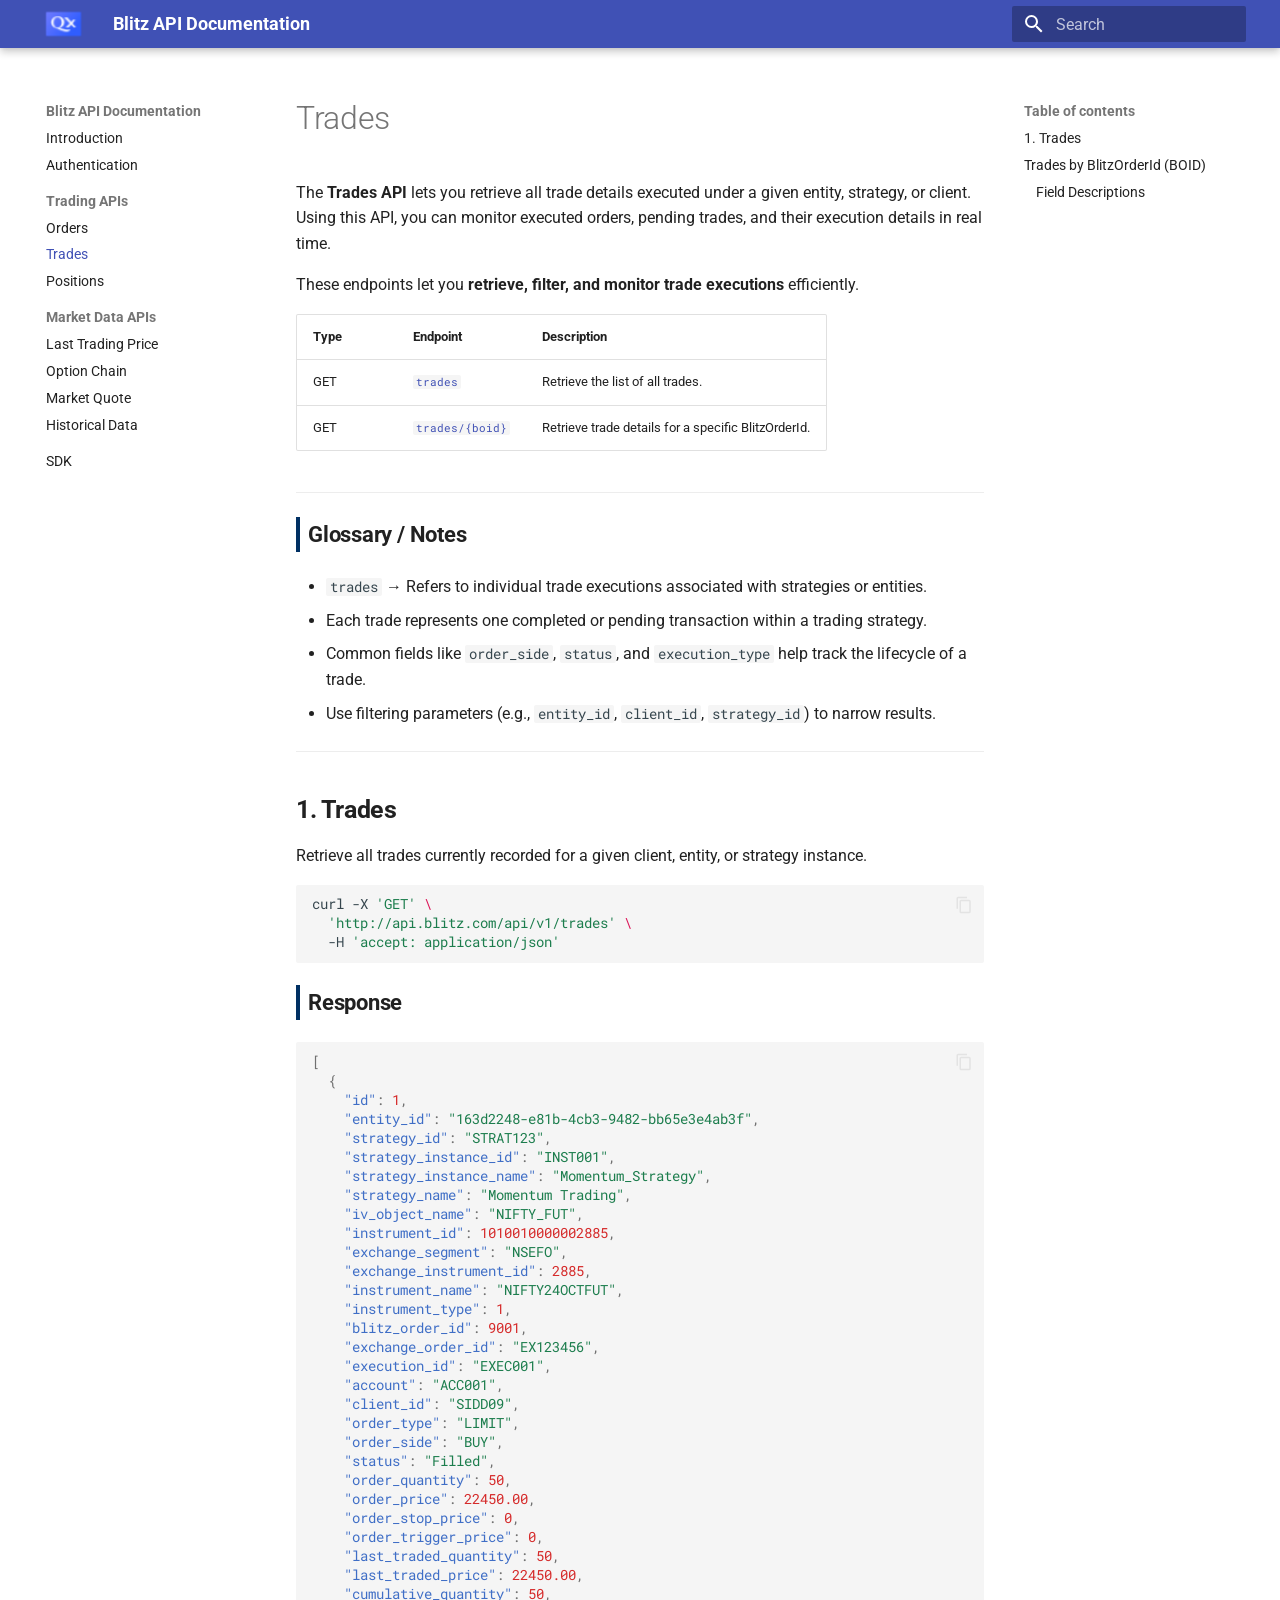
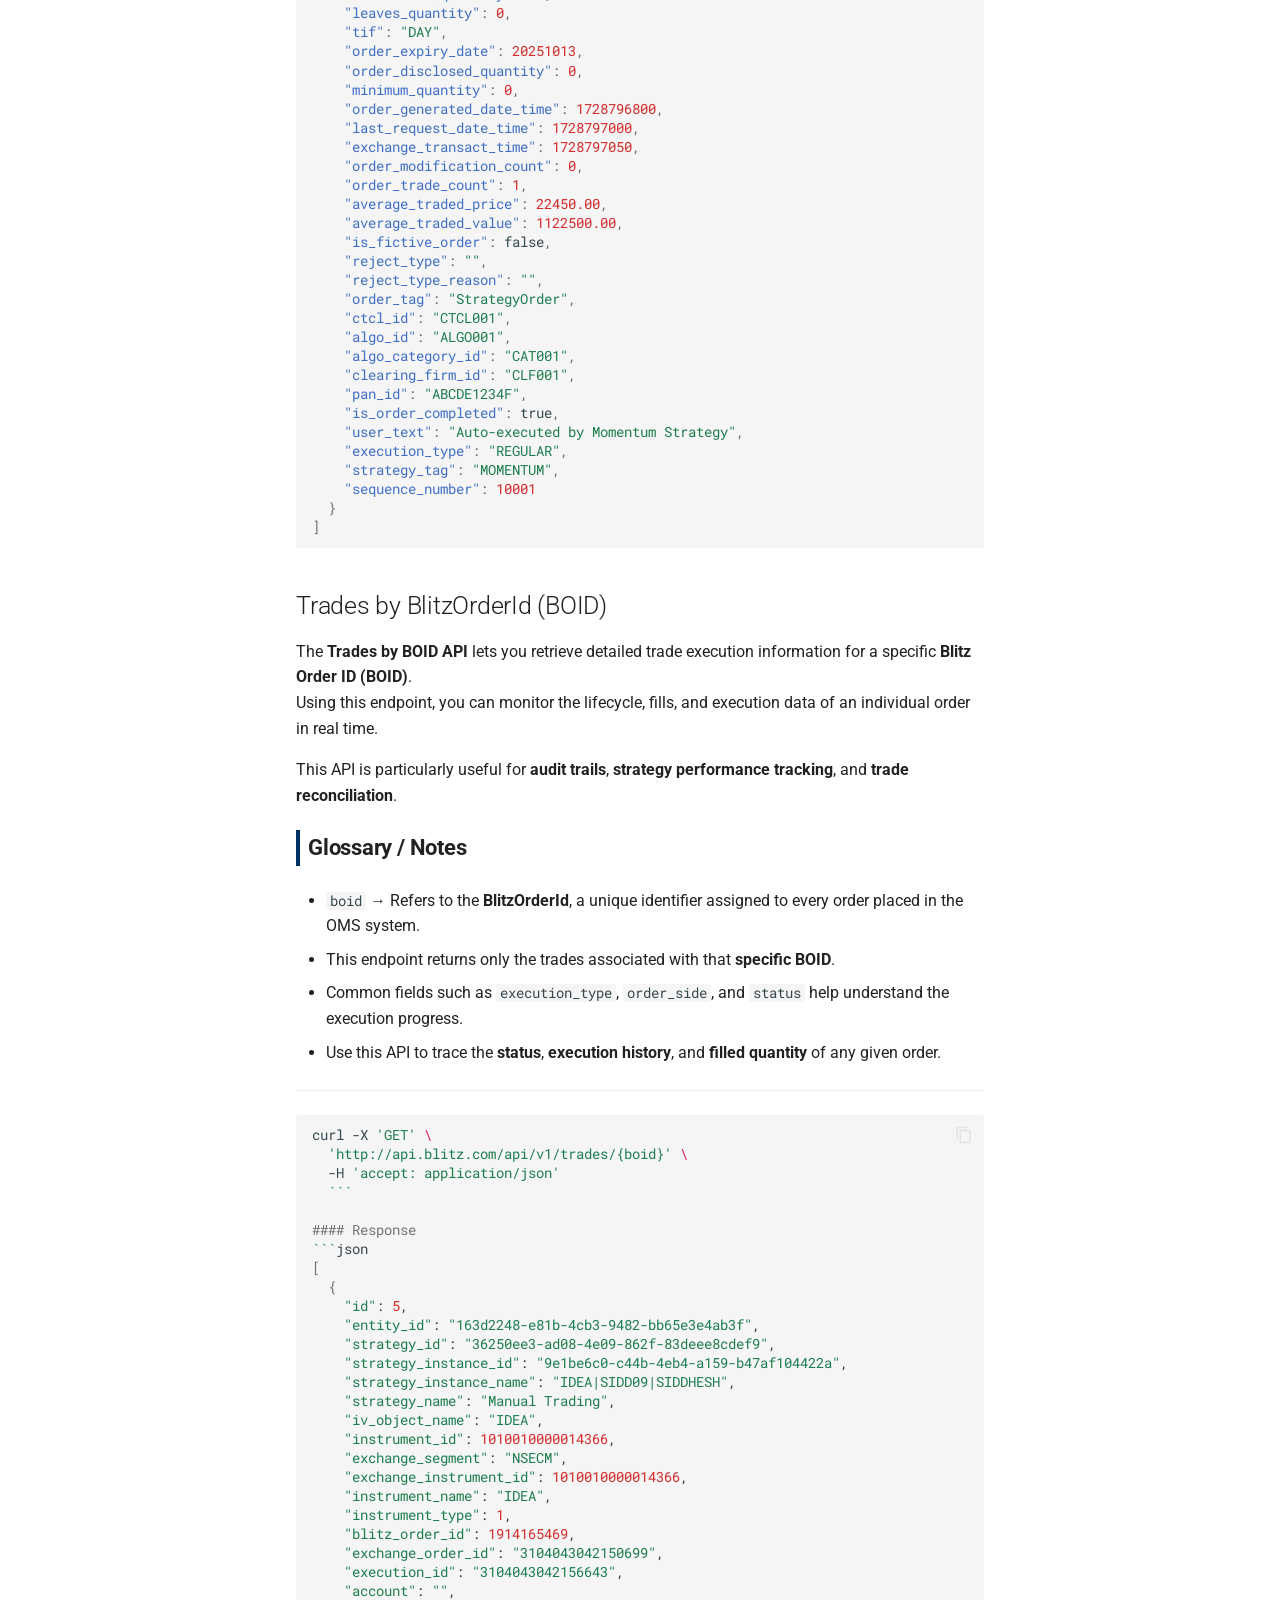
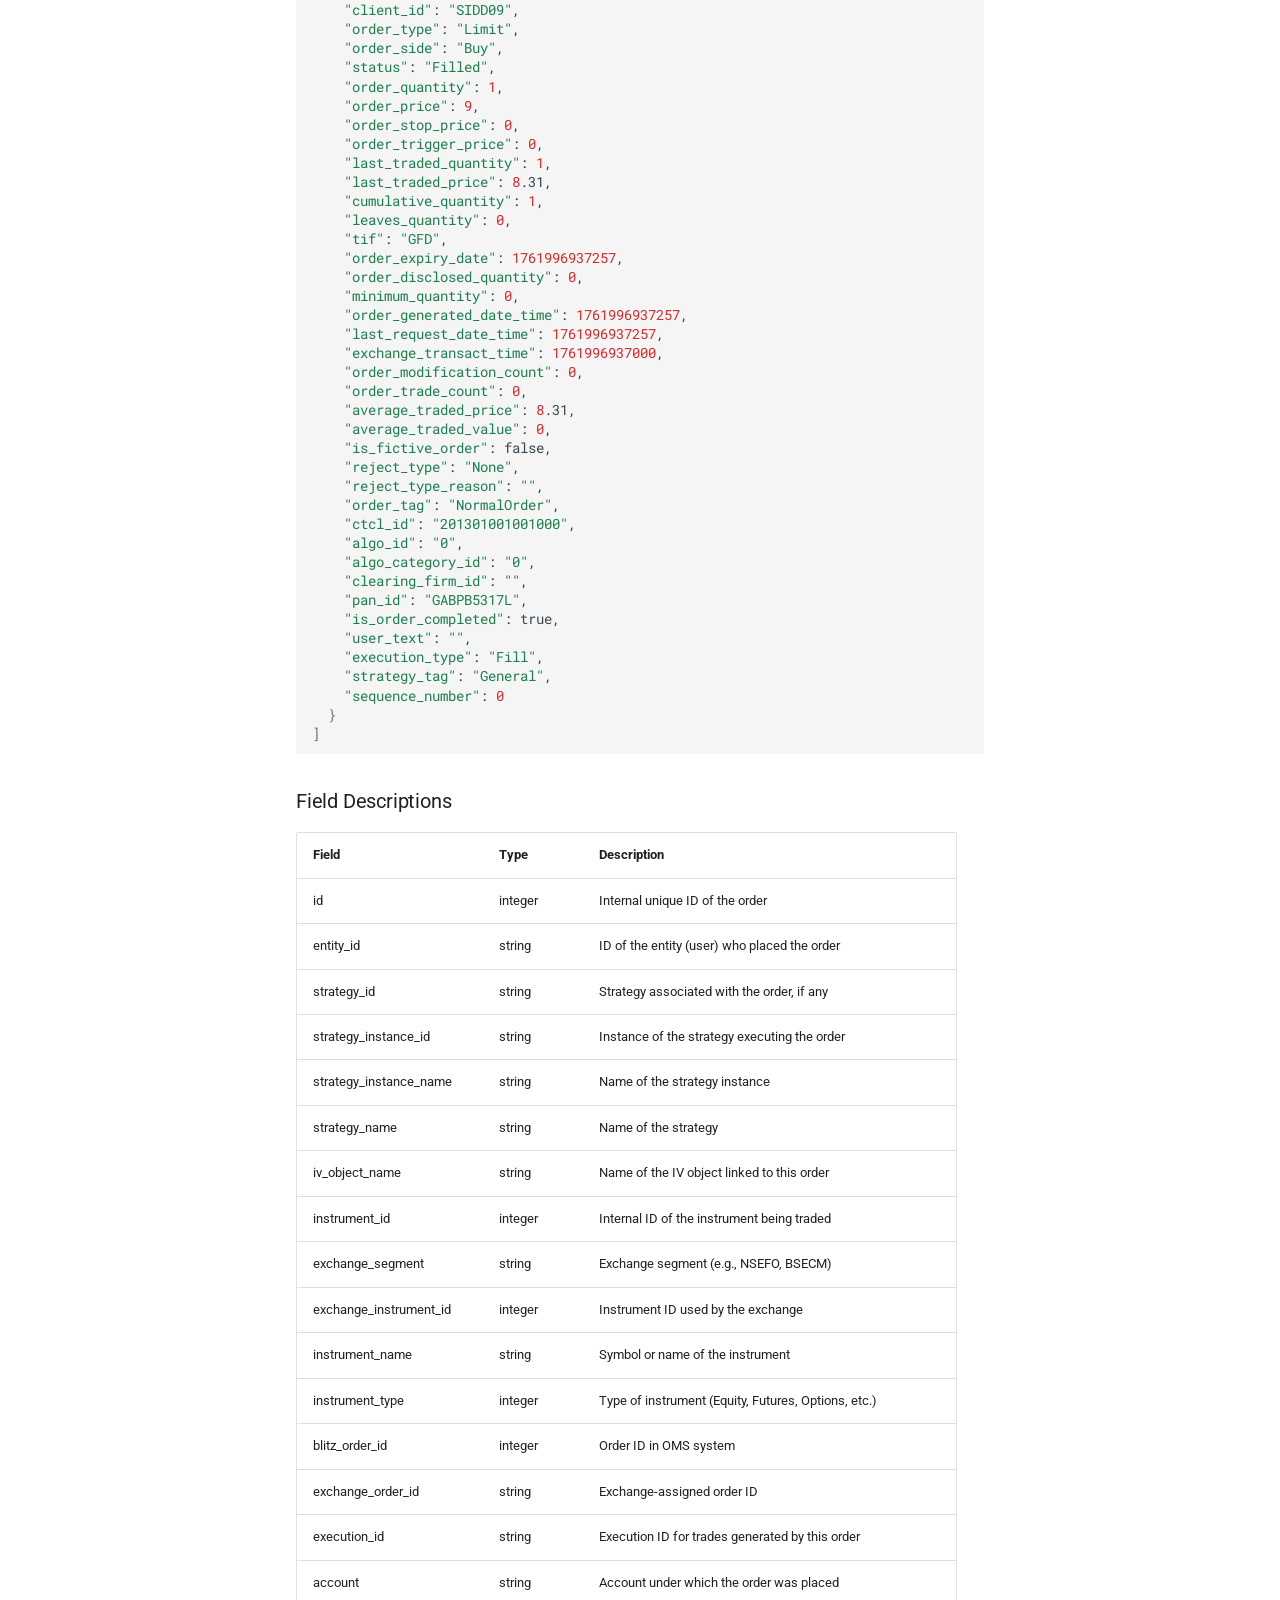
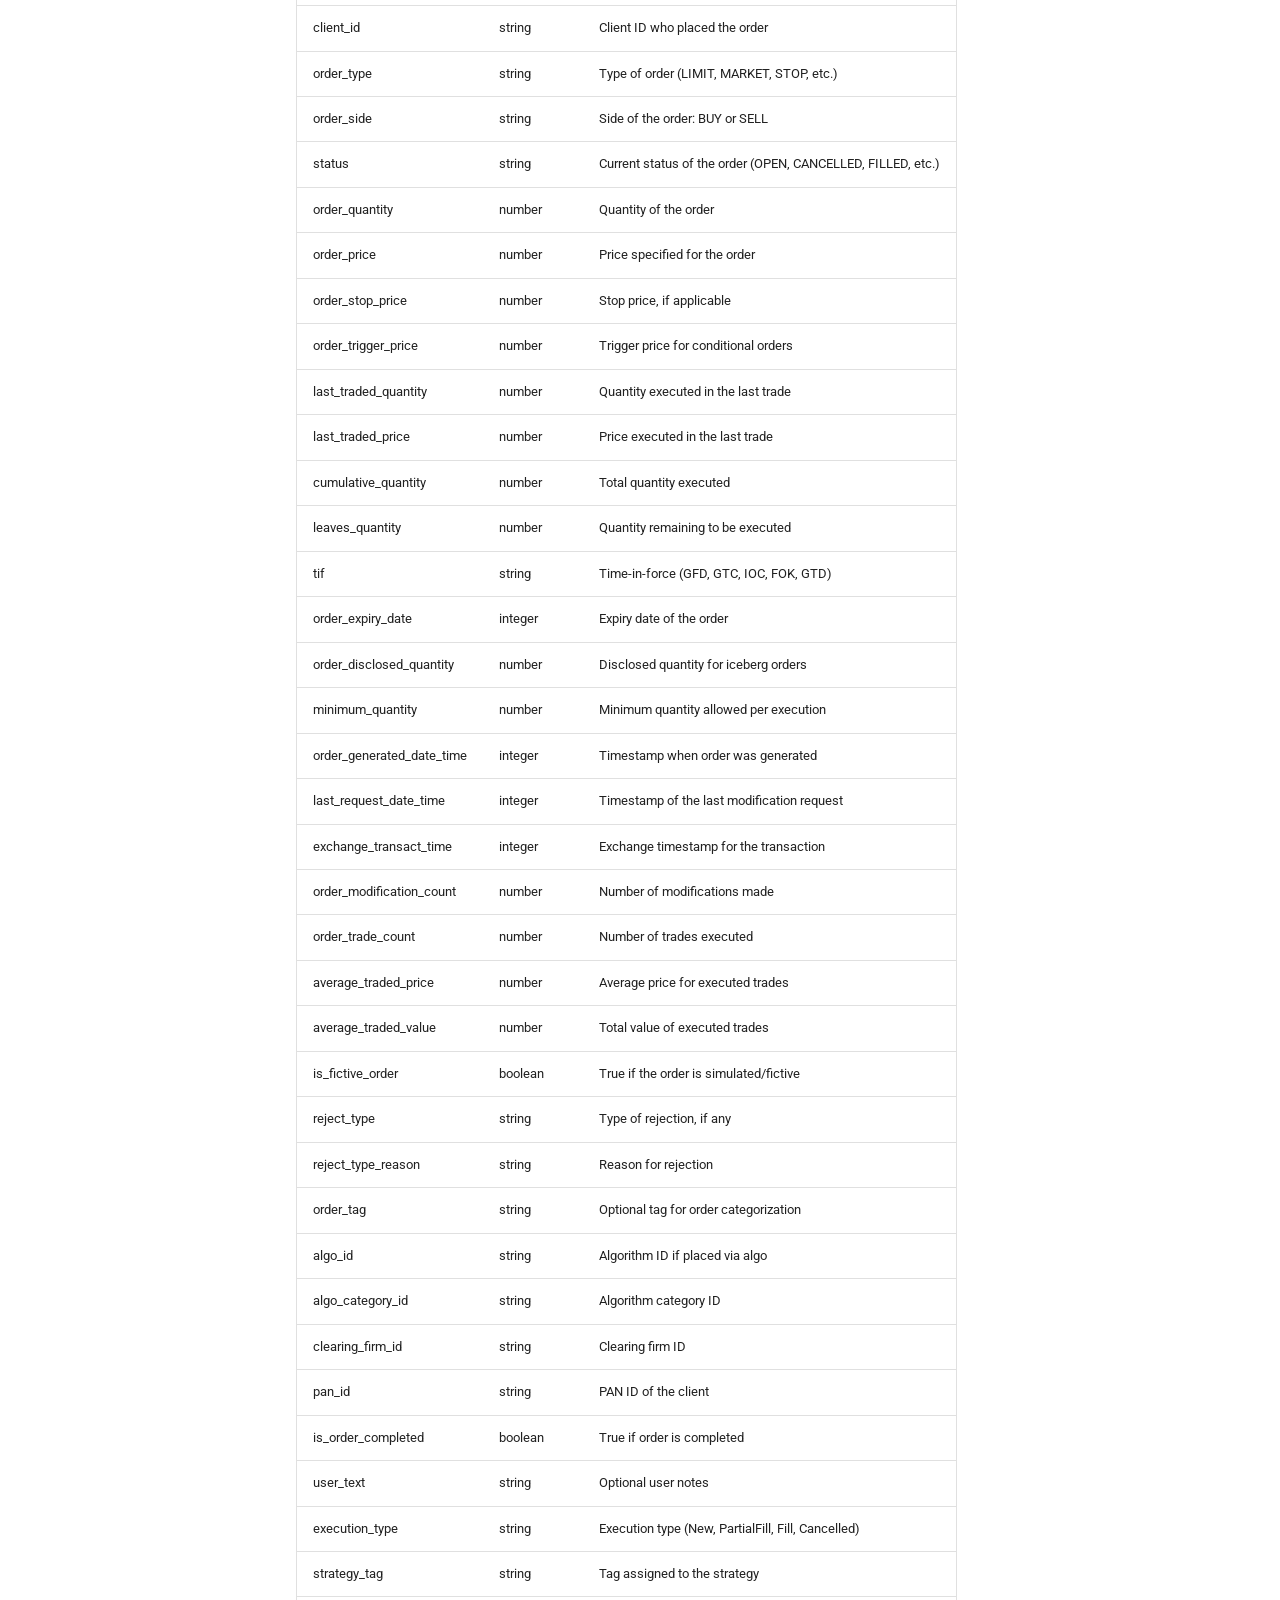
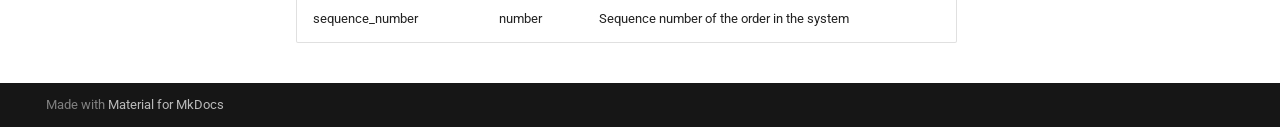
<file: trades/index.html>
<!doctype html>
<html lang="en" class="no-js">
  <head>
    
      <meta charset="utf-8">
      <meta name="viewport" content="width=device-width,initial-scale=1">
      
      
      
      
        <link rel="prev" href="../orders/">
      
      
        <link rel="next" href="../positions/">
      
      
      <link rel="icon" href="../favicon.ico">
      <meta name="generator" content="mkdocs-1.6.1, mkdocs-material-9.6.22">
    
    
      
        <title>Trades - Blitz API Documentation</title>
      
    
    
      <link rel="stylesheet" href="../assets/stylesheets/main.84d31ad4.min.css">
      
      


    
    
      
    
    
      
        
        
        <link rel="preconnect" href="https://fonts.gstatic.com" crossorigin>
        <link rel="stylesheet" href="https://fonts.googleapis.com/css?family=Roboto:300,300i,400,400i,700,700i%7CRoboto+Mono:400,400i,700,700i&display=fallback">
        <style>:root{--md-text-font:"Roboto";--md-code-font:"Roboto Mono"}</style>
      
    
    
      <link rel="stylesheet" href="../css/custom.css">
    
    <script>__md_scope=new URL("..",location),__md_hash=e=>[...e].reduce(((e,_)=>(e<<5)-e+_.charCodeAt(0)),0),__md_get=(e,_=localStorage,t=__md_scope)=>JSON.parse(_.getItem(t.pathname+"."+e)),__md_set=(e,_,t=localStorage,a=__md_scope)=>{try{t.setItem(a.pathname+"."+e,JSON.stringify(_))}catch(e){}}</script>
    
      

    
    
    
  </head>
  
  
    <body dir="ltr">
  
    
    <input class="md-toggle" data-md-toggle="drawer" type="checkbox" id="__drawer" autocomplete="off">
    <input class="md-toggle" data-md-toggle="search" type="checkbox" id="__search" autocomplete="off">
    <label class="md-overlay" for="__drawer"></label>
    <div data-md-component="skip">
      
        
        <a href="#fetching-trades" class="md-skip">
          Skip to content
        </a>
      
    </div>
    <div data-md-component="announce">
      
    </div>
    
    
      

  

<header class="md-header md-header--shadow" data-md-component="header">
  <nav class="md-header__inner md-grid" aria-label="Header">
    <a href=".." title="Blitz API Documentation" class="md-header__button md-logo" aria-label="Blitz API Documentation" data-md-component="logo">
      
  <img src="../icon.png" alt="logo">

    </a>
    <label class="md-header__button md-icon" for="__drawer">
      
      <svg xmlns="http://www.w3.org/2000/svg" viewBox="0 0 24 24"><path d="M3 6h18v2H3zm0 5h18v2H3zm0 5h18v2H3z"/></svg>
    </label>
    <div class="md-header__title" data-md-component="header-title">
      <div class="md-header__ellipsis">
        <div class="md-header__topic">
          <span class="md-ellipsis">
            Blitz API Documentation
          </span>
        </div>
        <div class="md-header__topic" data-md-component="header-topic">
          <span class="md-ellipsis">
            
              Trades
            
          </span>
        </div>
      </div>
    </div>
    
    
      <script>var palette=__md_get("__palette");if(palette&&palette.color){if("(prefers-color-scheme)"===palette.color.media){var media=matchMedia("(prefers-color-scheme: light)"),input=document.querySelector(media.matches?"[data-md-color-media='(prefers-color-scheme: light)']":"[data-md-color-media='(prefers-color-scheme: dark)']");palette.color.media=input.getAttribute("data-md-color-media"),palette.color.scheme=input.getAttribute("data-md-color-scheme"),palette.color.primary=input.getAttribute("data-md-color-primary"),palette.color.accent=input.getAttribute("data-md-color-accent")}for(var[key,value]of Object.entries(palette.color))document.body.setAttribute("data-md-color-"+key,value)}</script>
    
    
    
      
      
        <label class="md-header__button md-icon" for="__search">
          
          <svg xmlns="http://www.w3.org/2000/svg" viewBox="0 0 24 24"><path d="M9.5 3A6.5 6.5 0 0 1 16 9.5c0 1.61-.59 3.09-1.56 4.23l.27.27h.79l5 5-1.5 1.5-5-5v-.79l-.27-.27A6.52 6.52 0 0 1 9.5 16 6.5 6.5 0 0 1 3 9.5 6.5 6.5 0 0 1 9.5 3m0 2C7 5 5 7 5 9.5S7 14 9.5 14 14 12 14 9.5 12 5 9.5 5"/></svg>
        </label>
        <div class="md-search" data-md-component="search" role="dialog">
  <label class="md-search__overlay" for="__search"></label>
  <div class="md-search__inner" role="search">
    <form class="md-search__form" name="search">
      <input type="text" class="md-search__input" name="query" aria-label="Search" placeholder="Search" autocapitalize="off" autocorrect="off" autocomplete="off" spellcheck="false" data-md-component="search-query" required>
      <label class="md-search__icon md-icon" for="__search">
        
        <svg xmlns="http://www.w3.org/2000/svg" viewBox="0 0 24 24"><path d="M9.5 3A6.5 6.5 0 0 1 16 9.5c0 1.61-.59 3.09-1.56 4.23l.27.27h.79l5 5-1.5 1.5-5-5v-.79l-.27-.27A6.52 6.52 0 0 1 9.5 16 6.5 6.5 0 0 1 3 9.5 6.5 6.5 0 0 1 9.5 3m0 2C7 5 5 7 5 9.5S7 14 9.5 14 14 12 14 9.5 12 5 9.5 5"/></svg>
        
        <svg xmlns="http://www.w3.org/2000/svg" viewBox="0 0 24 24"><path d="M20 11v2H8l5.5 5.5-1.42 1.42L4.16 12l7.92-7.92L13.5 5.5 8 11z"/></svg>
      </label>
      <nav class="md-search__options" aria-label="Search">
        
        <button type="reset" class="md-search__icon md-icon" title="Clear" aria-label="Clear" tabindex="-1">
          
          <svg xmlns="http://www.w3.org/2000/svg" viewBox="0 0 24 24"><path d="M19 6.41 17.59 5 12 10.59 6.41 5 5 6.41 10.59 12 5 17.59 6.41 19 12 13.41 17.59 19 19 17.59 13.41 12z"/></svg>
        </button>
      </nav>
      
    </form>
    <div class="md-search__output">
      <div class="md-search__scrollwrap" tabindex="0" data-md-scrollfix>
        <div class="md-search-result" data-md-component="search-result">
          <div class="md-search-result__meta">
            Initializing search
          </div>
          <ol class="md-search-result__list" role="presentation"></ol>
        </div>
      </div>
    </div>
  </div>
</div>
      
    
    
  </nav>
  
</header>
    
    <div class="md-container" data-md-component="container">
      
      
        
          
        
      
      <main class="md-main" data-md-component="main">
        <div class="md-main__inner md-grid">
          
            
              
              <div class="md-sidebar md-sidebar--primary" data-md-component="sidebar" data-md-type="navigation" >
                <div class="md-sidebar__scrollwrap">
                  <div class="md-sidebar__inner">
                    



<nav class="md-nav md-nav--primary" aria-label="Navigation" data-md-level="0">
  <label class="md-nav__title" for="__drawer">
    <a href=".." title="Blitz API Documentation" class="md-nav__button md-logo" aria-label="Blitz API Documentation" data-md-component="logo">
      
  <img src="../icon.png" alt="logo">

    </a>
    Blitz API Documentation
  </label>
  
  <ul class="md-nav__list" data-md-scrollfix>
    
      
      
  
  
  
  
    <li class="md-nav__item">
      <a href=".." class="md-nav__link">
        
  
  
  <span class="md-ellipsis">
    Introduction
    
  </span>
  

      </a>
    </li>
  

    
      
      
  
  
  
  
    <li class="md-nav__item">
      <a href="../Authentication/" class="md-nav__link">
        
  
  
  <span class="md-ellipsis">
    Authentication
    
  </span>
  

      </a>
    </li>
  

    
      
      
  
  
    
  
  
  
    
    
    
    
      
        
        
      
    
    
    <li class="md-nav__item md-nav__item--active md-nav__item--section md-nav__item--nested">
      
        
        
        <input class="md-nav__toggle md-toggle " type="checkbox" id="__nav_3" checked>
        
          
          <label class="md-nav__link" for="__nav_3" id="__nav_3_label" tabindex="">
            
  
  
  <span class="md-ellipsis">
    Trading APIs
    
  </span>
  

            <span class="md-nav__icon md-icon"></span>
          </label>
        
        <nav class="md-nav" data-md-level="1" aria-labelledby="__nav_3_label" aria-expanded="true">
          <label class="md-nav__title" for="__nav_3">
            <span class="md-nav__icon md-icon"></span>
            Trading APIs
          </label>
          <ul class="md-nav__list" data-md-scrollfix>
            
              
                
  
  
  
  
    <li class="md-nav__item">
      <a href="../orders/" class="md-nav__link">
        
  
  
  <span class="md-ellipsis">
    Orders
    
  </span>
  

      </a>
    </li>
  

              
            
              
                
  
  
    
  
  
  
    <li class="md-nav__item md-nav__item--active">
      
      <input class="md-nav__toggle md-toggle" type="checkbox" id="__toc">
      
      
      
        <label class="md-nav__link md-nav__link--active" for="__toc">
          
  
  
  <span class="md-ellipsis">
    Trades
    
  </span>
  

          <span class="md-nav__icon md-icon"></span>
        </label>
      
      <a href="./" class="md-nav__link md-nav__link--active">
        
  
  
  <span class="md-ellipsis">
    Trades
    
  </span>
  

      </a>
      
        

<nav class="md-nav md-nav--secondary" aria-label="Table of contents">
  
  
  
  
    <label class="md-nav__title" for="__toc">
      <span class="md-nav__icon md-icon"></span>
      Table of contents
    </label>
    <ul class="md-nav__list" data-md-component="toc" data-md-scrollfix>
      
        <li class="md-nav__item">
  <a href="#fetching-trades" class="md-nav__link">
    <span class="md-ellipsis">
      1. Trades
    </span>
  </a>
  
</li>
      
        <li class="md-nav__item">
  <a href="#fetching-trades-by-boid" class="md-nav__link">
    <span class="md-ellipsis">
      Trades by BlitzOrderId (BOID)
    </span>
  </a>
  
    <nav class="md-nav" aria-label="Trades by BlitzOrderId (BOID)">
      <ul class="md-nav__list">
        
          <li class="md-nav__item">
  <a href="#field-descriptions" class="md-nav__link">
    <span class="md-ellipsis">
      Field Descriptions
    </span>
  </a>
  
</li>
        
      </ul>
    </nav>
  
</li>
      
    </ul>
  
</nav>
      
    </li>
  

              
            
              
                
  
  
  
  
    <li class="md-nav__item">
      <a href="../positions/" class="md-nav__link">
        
  
  
  <span class="md-ellipsis">
    Positions
    
  </span>
  

      </a>
    </li>
  

              
            
          </ul>
        </nav>
      
    </li>
  

    
      
      
  
  
  
  
    
    
    
    
      
        
        
      
    
    
    <li class="md-nav__item md-nav__item--section md-nav__item--nested">
      
        
        
          
        
        <input class="md-nav__toggle md-toggle md-toggle--indeterminate" type="checkbox" id="__nav_4" >
        
          
          <label class="md-nav__link" for="__nav_4" id="__nav_4_label" tabindex="">
            
  
  
  <span class="md-ellipsis">
    Market Data APIs
    
  </span>
  

            <span class="md-nav__icon md-icon"></span>
          </label>
        
        <nav class="md-nav" data-md-level="1" aria-labelledby="__nav_4_label" aria-expanded="false">
          <label class="md-nav__title" for="__nav_4">
            <span class="md-nav__icon md-icon"></span>
            Market Data APIs
          </label>
          <ul class="md-nav__list" data-md-scrollfix>
            
              
                
  
  
  
  
    <li class="md-nav__item">
      <a href="../LTP/" class="md-nav__link">
        
  
  
  <span class="md-ellipsis">
    Last Trading Price
    
  </span>
  

      </a>
    </li>
  

              
            
              
                
  
  
  
  
    <li class="md-nav__item">
      <a href="../optionchain/" class="md-nav__link">
        
  
  
  <span class="md-ellipsis">
    Option Chain
    
  </span>
  

      </a>
    </li>
  

              
            
              
                
  
  
  
  
    <li class="md-nav__item">
      <a href="../marketquote/" class="md-nav__link">
        
  
  
  <span class="md-ellipsis">
    Market Quote
    
  </span>
  

      </a>
    </li>
  

              
            
              
                
  
  
  
  
    <li class="md-nav__item">
      <a href="../historicaldata/" class="md-nav__link">
        
  
  
  <span class="md-ellipsis">
    Historical Data
    
  </span>
  

      </a>
    </li>
  

              
            
          </ul>
        </nav>
      
    </li>
  

    
      
      
  
  
  
  
    <li class="md-nav__item">
      <a href="../sdk/" class="md-nav__link">
        
  
  
  <span class="md-ellipsis">
    SDK
    
  </span>
  

      </a>
    </li>
  

    
  </ul>
</nav>
                  </div>
                </div>
              </div>
            
            
              
              <div class="md-sidebar md-sidebar--secondary" data-md-component="sidebar" data-md-type="toc" >
                <div class="md-sidebar__scrollwrap">
                  <div class="md-sidebar__inner">
                    

<nav class="md-nav md-nav--secondary" aria-label="Table of contents">
  
  
  
  
    <label class="md-nav__title" for="__toc">
      <span class="md-nav__icon md-icon"></span>
      Table of contents
    </label>
    <ul class="md-nav__list" data-md-component="toc" data-md-scrollfix>
      
        <li class="md-nav__item">
  <a href="#fetching-trades" class="md-nav__link">
    <span class="md-ellipsis">
      1. Trades
    </span>
  </a>
  
</li>
      
        <li class="md-nav__item">
  <a href="#fetching-trades-by-boid" class="md-nav__link">
    <span class="md-ellipsis">
      Trades by BlitzOrderId (BOID)
    </span>
  </a>
  
    <nav class="md-nav" aria-label="Trades by BlitzOrderId (BOID)">
      <ul class="md-nav__list">
        
          <li class="md-nav__item">
  <a href="#field-descriptions" class="md-nav__link">
    <span class="md-ellipsis">
      Field Descriptions
    </span>
  </a>
  
</li>
        
      </ul>
    </nav>
  
</li>
      
    </ul>
  
</nav>
                  </div>
                </div>
              </div>
            
          
          
            <div class="md-content" data-md-component="content">
              <article class="md-content__inner md-typeset">
                
                  



  <h1>Trades</h1>

<p>The <strong>Trades API</strong> lets you retrieve all trade details executed under a given entity, strategy, or client.<br />
Using this API, you can monitor executed orders, pending trades, and their execution details in real time.</p>
<p>These endpoints let you <strong>retrieve, filter, and monitor trade executions</strong> efficiently.</p>
<table>
<thead>
<tr>
<th><strong>Type</strong></th>
<th><strong>Endpoint</strong></th>
<th><strong>Description</strong></th>
</tr>
</thead>
<tbody>
<tr>
<td>GET</td>
<td><a href="#fetching-trades"><code>trades</code></a></td>
<td>Retrieve the list of all trades.</td>
</tr>
<tr>
<td>GET</td>
<td><a href="#fetching-trades-by-boid"><code>trades/{boid}</code></a></td>
<td>Retrieve trade details for a specific BlitzOrderId.</td>
</tr>
</tbody>
</table>
<hr />
<h4 id="glossary-notes"><strong>Glossary / Notes</strong><a class="headerlink" href="#glossary-notes" title="Permanent link">&para;</a></h4>
<ul>
<li><code>trades</code> → Refers to individual trade executions associated with strategies or entities.  </li>
<li>Each trade represents one completed or pending transaction within a trading strategy.  </li>
<li>Common fields like <code>order_side</code>, <code>status</code>, and <code>execution_type</code> help track the lifecycle of a trade.  </li>
<li>Use filtering parameters (e.g., <code>entity_id</code>, <code>client_id</code>, <code>strategy_id</code>) to narrow results.</li>
</ul>
<hr />
<h2 id="fetching-trades"><strong>1. Trades</strong><a class="headerlink" href="#fetching-trades" title="Permanent link">&para;</a></h2>
<p>Retrieve all trades currently recorded for a given client, entity, or strategy instance.</p>
<div class="highlight"><pre><span></span><code>curl<span class="w"> </span>-X<span class="w"> </span><span class="s1">&#39;GET&#39;</span><span class="w"> </span><span class="se">\</span>
<span class="w">  </span><span class="s1">&#39;http://api.blitz.com/api/v1/trades&#39;</span><span class="w"> </span><span class="se">\</span>
<span class="w">  </span>-H<span class="w"> </span><span class="s1">&#39;accept: application/json&#39;</span>
</code></pre></div>
<h4 id="response">Response<a class="headerlink" href="#response" title="Permanent link">&para;</a></h4>
<div class="highlight"><pre><span></span><code><span class="p">[</span>
<span class="w">  </span><span class="p">{</span>
<span class="w">    </span><span class="nt">&quot;id&quot;</span><span class="p">:</span><span class="w"> </span><span class="mi">1</span><span class="p">,</span>
<span class="w">    </span><span class="nt">&quot;entity_id&quot;</span><span class="p">:</span><span class="w"> </span><span class="s2">&quot;163d2248-e81b-4cb3-9482-bb65e3e4ab3f&quot;</span><span class="p">,</span>
<span class="w">    </span><span class="nt">&quot;strategy_id&quot;</span><span class="p">:</span><span class="w"> </span><span class="s2">&quot;STRAT123&quot;</span><span class="p">,</span>
<span class="w">    </span><span class="nt">&quot;strategy_instance_id&quot;</span><span class="p">:</span><span class="w"> </span><span class="s2">&quot;INST001&quot;</span><span class="p">,</span>
<span class="w">    </span><span class="nt">&quot;strategy_instance_name&quot;</span><span class="p">:</span><span class="w"> </span><span class="s2">&quot;Momentum_Strategy&quot;</span><span class="p">,</span>
<span class="w">    </span><span class="nt">&quot;strategy_name&quot;</span><span class="p">:</span><span class="w"> </span><span class="s2">&quot;Momentum Trading&quot;</span><span class="p">,</span>
<span class="w">    </span><span class="nt">&quot;iv_object_name&quot;</span><span class="p">:</span><span class="w"> </span><span class="s2">&quot;NIFTY_FUT&quot;</span><span class="p">,</span>
<span class="w">    </span><span class="nt">&quot;instrument_id&quot;</span><span class="p">:</span><span class="w"> </span><span class="mi">1010010000002885</span><span class="p">,</span>
<span class="w">    </span><span class="nt">&quot;exchange_segment&quot;</span><span class="p">:</span><span class="w"> </span><span class="s2">&quot;NSEFO&quot;</span><span class="p">,</span>
<span class="w">    </span><span class="nt">&quot;exchange_instrument_id&quot;</span><span class="p">:</span><span class="w"> </span><span class="mi">2885</span><span class="p">,</span>
<span class="w">    </span><span class="nt">&quot;instrument_name&quot;</span><span class="p">:</span><span class="w"> </span><span class="s2">&quot;NIFTY24OCTFUT&quot;</span><span class="p">,</span>
<span class="w">    </span><span class="nt">&quot;instrument_type&quot;</span><span class="p">:</span><span class="w"> </span><span class="mi">1</span><span class="p">,</span>
<span class="w">    </span><span class="nt">&quot;blitz_order_id&quot;</span><span class="p">:</span><span class="w"> </span><span class="mi">9001</span><span class="p">,</span>
<span class="w">    </span><span class="nt">&quot;exchange_order_id&quot;</span><span class="p">:</span><span class="w"> </span><span class="s2">&quot;EX123456&quot;</span><span class="p">,</span>
<span class="w">    </span><span class="nt">&quot;execution_id&quot;</span><span class="p">:</span><span class="w"> </span><span class="s2">&quot;EXEC001&quot;</span><span class="p">,</span>
<span class="w">    </span><span class="nt">&quot;account&quot;</span><span class="p">:</span><span class="w"> </span><span class="s2">&quot;ACC001&quot;</span><span class="p">,</span>
<span class="w">    </span><span class="nt">&quot;client_id&quot;</span><span class="p">:</span><span class="w"> </span><span class="s2">&quot;SIDD09&quot;</span><span class="p">,</span>
<span class="w">    </span><span class="nt">&quot;order_type&quot;</span><span class="p">:</span><span class="w"> </span><span class="s2">&quot;LIMIT&quot;</span><span class="p">,</span>
<span class="w">    </span><span class="nt">&quot;order_side&quot;</span><span class="p">:</span><span class="w"> </span><span class="s2">&quot;BUY&quot;</span><span class="p">,</span>
<span class="w">    </span><span class="nt">&quot;status&quot;</span><span class="p">:</span><span class="w"> </span><span class="s2">&quot;Filled&quot;</span><span class="p">,</span>
<span class="w">    </span><span class="nt">&quot;order_quantity&quot;</span><span class="p">:</span><span class="w"> </span><span class="mi">50</span><span class="p">,</span>
<span class="w">    </span><span class="nt">&quot;order_price&quot;</span><span class="p">:</span><span class="w"> </span><span class="mf">22450.00</span><span class="p">,</span>
<span class="w">    </span><span class="nt">&quot;order_stop_price&quot;</span><span class="p">:</span><span class="w"> </span><span class="mi">0</span><span class="p">,</span>
<span class="w">    </span><span class="nt">&quot;order_trigger_price&quot;</span><span class="p">:</span><span class="w"> </span><span class="mi">0</span><span class="p">,</span>
<span class="w">    </span><span class="nt">&quot;last_traded_quantity&quot;</span><span class="p">:</span><span class="w"> </span><span class="mi">50</span><span class="p">,</span>
<span class="w">    </span><span class="nt">&quot;last_traded_price&quot;</span><span class="p">:</span><span class="w"> </span><span class="mf">22450.00</span><span class="p">,</span>
<span class="w">    </span><span class="nt">&quot;cumulative_quantity&quot;</span><span class="p">:</span><span class="w"> </span><span class="mi">50</span><span class="p">,</span>
<span class="w">    </span><span class="nt">&quot;leaves_quantity&quot;</span><span class="p">:</span><span class="w"> </span><span class="mi">0</span><span class="p">,</span>
<span class="w">    </span><span class="nt">&quot;tif&quot;</span><span class="p">:</span><span class="w"> </span><span class="s2">&quot;DAY&quot;</span><span class="p">,</span>
<span class="w">    </span><span class="nt">&quot;order_expiry_date&quot;</span><span class="p">:</span><span class="w"> </span><span class="mi">20251013</span><span class="p">,</span>
<span class="w">    </span><span class="nt">&quot;order_disclosed_quantity&quot;</span><span class="p">:</span><span class="w"> </span><span class="mi">0</span><span class="p">,</span>
<span class="w">    </span><span class="nt">&quot;minimum_quantity&quot;</span><span class="p">:</span><span class="w"> </span><span class="mi">0</span><span class="p">,</span>
<span class="w">    </span><span class="nt">&quot;order_generated_date_time&quot;</span><span class="p">:</span><span class="w"> </span><span class="mi">1728796800</span><span class="p">,</span>
<span class="w">    </span><span class="nt">&quot;last_request_date_time&quot;</span><span class="p">:</span><span class="w"> </span><span class="mi">1728797000</span><span class="p">,</span>
<span class="w">    </span><span class="nt">&quot;exchange_transact_time&quot;</span><span class="p">:</span><span class="w"> </span><span class="mi">1728797050</span><span class="p">,</span>
<span class="w">    </span><span class="nt">&quot;order_modification_count&quot;</span><span class="p">:</span><span class="w"> </span><span class="mi">0</span><span class="p">,</span>
<span class="w">    </span><span class="nt">&quot;order_trade_count&quot;</span><span class="p">:</span><span class="w"> </span><span class="mi">1</span><span class="p">,</span>
<span class="w">    </span><span class="nt">&quot;average_traded_price&quot;</span><span class="p">:</span><span class="w"> </span><span class="mf">22450.00</span><span class="p">,</span>
<span class="w">    </span><span class="nt">&quot;average_traded_value&quot;</span><span class="p">:</span><span class="w"> </span><span class="mf">1122500.00</span><span class="p">,</span>
<span class="w">    </span><span class="nt">&quot;is_fictive_order&quot;</span><span class="p">:</span><span class="w"> </span><span class="kc">false</span><span class="p">,</span>
<span class="w">    </span><span class="nt">&quot;reject_type&quot;</span><span class="p">:</span><span class="w"> </span><span class="s2">&quot;&quot;</span><span class="p">,</span>
<span class="w">    </span><span class="nt">&quot;reject_type_reason&quot;</span><span class="p">:</span><span class="w"> </span><span class="s2">&quot;&quot;</span><span class="p">,</span>
<span class="w">    </span><span class="nt">&quot;order_tag&quot;</span><span class="p">:</span><span class="w"> </span><span class="s2">&quot;StrategyOrder&quot;</span><span class="p">,</span>
<span class="w">    </span><span class="nt">&quot;ctcl_id&quot;</span><span class="p">:</span><span class="w"> </span><span class="s2">&quot;CTCL001&quot;</span><span class="p">,</span>
<span class="w">    </span><span class="nt">&quot;algo_id&quot;</span><span class="p">:</span><span class="w"> </span><span class="s2">&quot;ALGO001&quot;</span><span class="p">,</span>
<span class="w">    </span><span class="nt">&quot;algo_category_id&quot;</span><span class="p">:</span><span class="w"> </span><span class="s2">&quot;CAT001&quot;</span><span class="p">,</span>
<span class="w">    </span><span class="nt">&quot;clearing_firm_id&quot;</span><span class="p">:</span><span class="w"> </span><span class="s2">&quot;CLF001&quot;</span><span class="p">,</span>
<span class="w">    </span><span class="nt">&quot;pan_id&quot;</span><span class="p">:</span><span class="w"> </span><span class="s2">&quot;ABCDE1234F&quot;</span><span class="p">,</span>
<span class="w">    </span><span class="nt">&quot;is_order_completed&quot;</span><span class="p">:</span><span class="w"> </span><span class="kc">true</span><span class="p">,</span>
<span class="w">    </span><span class="nt">&quot;user_text&quot;</span><span class="p">:</span><span class="w"> </span><span class="s2">&quot;Auto-executed by Momentum Strategy&quot;</span><span class="p">,</span>
<span class="w">    </span><span class="nt">&quot;execution_type&quot;</span><span class="p">:</span><span class="w"> </span><span class="s2">&quot;REGULAR&quot;</span><span class="p">,</span>
<span class="w">    </span><span class="nt">&quot;strategy_tag&quot;</span><span class="p">:</span><span class="w"> </span><span class="s2">&quot;MOMENTUM&quot;</span><span class="p">,</span>
<span class="w">    </span><span class="nt">&quot;sequence_number&quot;</span><span class="p">:</span><span class="w"> </span><span class="mi">10001</span>
<span class="w">  </span><span class="p">}</span>
<span class="p">]</span>
</code></pre></div>
<h2 id="fetching-trades-by-boid">Trades by BlitzOrderId (BOID)<a class="headerlink" href="#fetching-trades-by-boid" title="Permanent link">&para;</a></h2>
<p>The <strong>Trades by BOID API</strong> lets you retrieve detailed trade execution information for a specific <strong>Blitz Order ID (BOID)</strong>.<br />
Using this endpoint, you can monitor the lifecycle, fills, and execution data of an individual order in real time.</p>
<p>This API is particularly useful for <strong>audit trails</strong>, <strong>strategy performance tracking</strong>, and <strong>trade reconciliation</strong>.</p>
<h4 id="glossary-notes_1"><strong>Glossary / Notes</strong><a class="headerlink" href="#glossary-notes_1" title="Permanent link">&para;</a></h4>
<ul>
<li><code>boid</code> → Refers to the <strong>BlitzOrderId</strong>, a unique identifier assigned to every order placed in the OMS system.  </li>
<li>This endpoint returns only the trades associated with that <strong>specific BOID</strong>.  </li>
<li>Common fields such as <code>execution_type</code>, <code>order_side</code>, and <code>status</code> help understand the execution progress.  </li>
<li>Use this API to trace the <strong>status</strong>, <strong>execution history</strong>, and <strong>filled quantity</strong> of any given order.</li>
</ul>
<hr />
<div class="highlight"><pre><span></span><code>curl<span class="w"> </span>-X<span class="w"> </span><span class="s1">&#39;GET&#39;</span><span class="w"> </span><span class="se">\</span>
<span class="w">  </span><span class="s1">&#39;http://api.blitz.com/api/v1/trades/{boid}&#39;</span><span class="w"> </span><span class="se">\</span>
<span class="w">  </span>-H<span class="w"> </span><span class="s1">&#39;accept: application/json&#39;</span>
<span class="w">  </span><span class="sb">```</span>

<span class="c1">#### Response</span>
<span class="sb">```</span>json
<span class="o">[</span>
<span class="w">  </span><span class="o">{</span>
<span class="w">    </span><span class="s2">&quot;id&quot;</span>:<span class="w"> </span><span class="m">5</span>,
<span class="w">    </span><span class="s2">&quot;entity_id&quot;</span>:<span class="w"> </span><span class="s2">&quot;163d2248-e81b-4cb3-9482-bb65e3e4ab3f&quot;</span>,
<span class="w">    </span><span class="s2">&quot;strategy_id&quot;</span>:<span class="w"> </span><span class="s2">&quot;36250ee3-ad08-4e09-862f-83deee8cdef9&quot;</span>,
<span class="w">    </span><span class="s2">&quot;strategy_instance_id&quot;</span>:<span class="w"> </span><span class="s2">&quot;9e1be6c0-c44b-4eb4-a159-b47af104422a&quot;</span>,
<span class="w">    </span><span class="s2">&quot;strategy_instance_name&quot;</span>:<span class="w"> </span><span class="s2">&quot;IDEA|SIDD09|SIDDHESH&quot;</span>,
<span class="w">    </span><span class="s2">&quot;strategy_name&quot;</span>:<span class="w"> </span><span class="s2">&quot;Manual Trading&quot;</span>,
<span class="w">    </span><span class="s2">&quot;iv_object_name&quot;</span>:<span class="w"> </span><span class="s2">&quot;IDEA&quot;</span>,
<span class="w">    </span><span class="s2">&quot;instrument_id&quot;</span>:<span class="w"> </span><span class="m">1010010000014366</span>,
<span class="w">    </span><span class="s2">&quot;exchange_segment&quot;</span>:<span class="w"> </span><span class="s2">&quot;NSECM&quot;</span>,
<span class="w">    </span><span class="s2">&quot;exchange_instrument_id&quot;</span>:<span class="w"> </span><span class="m">1010010000014366</span>,
<span class="w">    </span><span class="s2">&quot;instrument_name&quot;</span>:<span class="w"> </span><span class="s2">&quot;IDEA&quot;</span>,
<span class="w">    </span><span class="s2">&quot;instrument_type&quot;</span>:<span class="w"> </span><span class="m">1</span>,
<span class="w">    </span><span class="s2">&quot;blitz_order_id&quot;</span>:<span class="w"> </span><span class="m">1914165469</span>,
<span class="w">    </span><span class="s2">&quot;exchange_order_id&quot;</span>:<span class="w"> </span><span class="s2">&quot;3104043042150699&quot;</span>,
<span class="w">    </span><span class="s2">&quot;execution_id&quot;</span>:<span class="w"> </span><span class="s2">&quot;3104043042156643&quot;</span>,
<span class="w">    </span><span class="s2">&quot;account&quot;</span>:<span class="w"> </span><span class="s2">&quot;&quot;</span>,
<span class="w">    </span><span class="s2">&quot;client_id&quot;</span>:<span class="w"> </span><span class="s2">&quot;SIDD09&quot;</span>,
<span class="w">    </span><span class="s2">&quot;order_type&quot;</span>:<span class="w"> </span><span class="s2">&quot;Limit&quot;</span>,
<span class="w">    </span><span class="s2">&quot;order_side&quot;</span>:<span class="w"> </span><span class="s2">&quot;Buy&quot;</span>,
<span class="w">    </span><span class="s2">&quot;status&quot;</span>:<span class="w"> </span><span class="s2">&quot;Filled&quot;</span>,
<span class="w">    </span><span class="s2">&quot;order_quantity&quot;</span>:<span class="w"> </span><span class="m">1</span>,
<span class="w">    </span><span class="s2">&quot;order_price&quot;</span>:<span class="w"> </span><span class="m">9</span>,
<span class="w">    </span><span class="s2">&quot;order_stop_price&quot;</span>:<span class="w"> </span><span class="m">0</span>,
<span class="w">    </span><span class="s2">&quot;order_trigger_price&quot;</span>:<span class="w"> </span><span class="m">0</span>,
<span class="w">    </span><span class="s2">&quot;last_traded_quantity&quot;</span>:<span class="w"> </span><span class="m">1</span>,
<span class="w">    </span><span class="s2">&quot;last_traded_price&quot;</span>:<span class="w"> </span><span class="m">8</span>.31,
<span class="w">    </span><span class="s2">&quot;cumulative_quantity&quot;</span>:<span class="w"> </span><span class="m">1</span>,
<span class="w">    </span><span class="s2">&quot;leaves_quantity&quot;</span>:<span class="w"> </span><span class="m">0</span>,
<span class="w">    </span><span class="s2">&quot;tif&quot;</span>:<span class="w"> </span><span class="s2">&quot;GFD&quot;</span>,
<span class="w">    </span><span class="s2">&quot;order_expiry_date&quot;</span>:<span class="w"> </span><span class="m">1761996937257</span>,
<span class="w">    </span><span class="s2">&quot;order_disclosed_quantity&quot;</span>:<span class="w"> </span><span class="m">0</span>,
<span class="w">    </span><span class="s2">&quot;minimum_quantity&quot;</span>:<span class="w"> </span><span class="m">0</span>,
<span class="w">    </span><span class="s2">&quot;order_generated_date_time&quot;</span>:<span class="w"> </span><span class="m">1761996937257</span>,
<span class="w">    </span><span class="s2">&quot;last_request_date_time&quot;</span>:<span class="w"> </span><span class="m">1761996937257</span>,
<span class="w">    </span><span class="s2">&quot;exchange_transact_time&quot;</span>:<span class="w"> </span><span class="m">1761996937000</span>,
<span class="w">    </span><span class="s2">&quot;order_modification_count&quot;</span>:<span class="w"> </span><span class="m">0</span>,
<span class="w">    </span><span class="s2">&quot;order_trade_count&quot;</span>:<span class="w"> </span><span class="m">0</span>,
<span class="w">    </span><span class="s2">&quot;average_traded_price&quot;</span>:<span class="w"> </span><span class="m">8</span>.31,
<span class="w">    </span><span class="s2">&quot;average_traded_value&quot;</span>:<span class="w"> </span><span class="m">0</span>,
<span class="w">    </span><span class="s2">&quot;is_fictive_order&quot;</span>:<span class="w"> </span>false,
<span class="w">    </span><span class="s2">&quot;reject_type&quot;</span>:<span class="w"> </span><span class="s2">&quot;None&quot;</span>,
<span class="w">    </span><span class="s2">&quot;reject_type_reason&quot;</span>:<span class="w"> </span><span class="s2">&quot;&quot;</span>,
<span class="w">    </span><span class="s2">&quot;order_tag&quot;</span>:<span class="w"> </span><span class="s2">&quot;NormalOrder&quot;</span>,
<span class="w">    </span><span class="s2">&quot;ctcl_id&quot;</span>:<span class="w"> </span><span class="s2">&quot;201301001001000&quot;</span>,
<span class="w">    </span><span class="s2">&quot;algo_id&quot;</span>:<span class="w"> </span><span class="s2">&quot;0&quot;</span>,
<span class="w">    </span><span class="s2">&quot;algo_category_id&quot;</span>:<span class="w"> </span><span class="s2">&quot;0&quot;</span>,
<span class="w">    </span><span class="s2">&quot;clearing_firm_id&quot;</span>:<span class="w"> </span><span class="s2">&quot;&quot;</span>,
<span class="w">    </span><span class="s2">&quot;pan_id&quot;</span>:<span class="w"> </span><span class="s2">&quot;GABPB5317L&quot;</span>,
<span class="w">    </span><span class="s2">&quot;is_order_completed&quot;</span>:<span class="w"> </span>true,
<span class="w">    </span><span class="s2">&quot;user_text&quot;</span>:<span class="w"> </span><span class="s2">&quot;&quot;</span>,
<span class="w">    </span><span class="s2">&quot;execution_type&quot;</span>:<span class="w"> </span><span class="s2">&quot;Fill&quot;</span>,
<span class="w">    </span><span class="s2">&quot;strategy_tag&quot;</span>:<span class="w"> </span><span class="s2">&quot;General&quot;</span>,
<span class="w">    </span><span class="s2">&quot;sequence_number&quot;</span>:<span class="w"> </span><span class="m">0</span>
<span class="w">  </span><span class="o">}</span>
<span class="o">]</span>
</code></pre></div>
<h3 id="field-descriptions">Field Descriptions<a class="headerlink" href="#field-descriptions" title="Permanent link">&para;</a></h3>
<table>
<thead>
<tr>
<th>Field</th>
<th>Type</th>
<th>Description</th>
</tr>
</thead>
<tbody>
<tr>
<td>id</td>
<td>integer</td>
<td>Internal unique ID of the order</td>
</tr>
<tr>
<td>entity_id</td>
<td>string</td>
<td>ID of the entity (user) who placed the order</td>
</tr>
<tr>
<td>strategy_id</td>
<td>string</td>
<td>Strategy associated with the order, if any</td>
</tr>
<tr>
<td>strategy_instance_id</td>
<td>string</td>
<td>Instance of the strategy executing the order</td>
</tr>
<tr>
<td>strategy_instance_name</td>
<td>string</td>
<td>Name of the strategy instance</td>
</tr>
<tr>
<td>strategy_name</td>
<td>string</td>
<td>Name of the strategy</td>
</tr>
<tr>
<td>iv_object_name</td>
<td>string</td>
<td>Name of the IV object linked to this order</td>
</tr>
<tr>
<td>instrument_id</td>
<td>integer</td>
<td>Internal ID of the instrument being traded</td>
</tr>
<tr>
<td>exchange_segment</td>
<td>string</td>
<td>Exchange segment (e.g., NSEFO, BSECM)</td>
</tr>
<tr>
<td>exchange_instrument_id</td>
<td>integer</td>
<td>Instrument ID used by the exchange</td>
</tr>
<tr>
<td>instrument_name</td>
<td>string</td>
<td>Symbol or name of the instrument</td>
</tr>
<tr>
<td>instrument_type</td>
<td>integer</td>
<td>Type of instrument (Equity, Futures, Options, etc.)</td>
</tr>
<tr>
<td>blitz_order_id</td>
<td>integer</td>
<td>Order ID in OMS system</td>
</tr>
<tr>
<td>exchange_order_id</td>
<td>string</td>
<td>Exchange-assigned order ID</td>
</tr>
<tr>
<td>execution_id</td>
<td>string</td>
<td>Execution ID for trades generated by this order</td>
</tr>
<tr>
<td>account</td>
<td>string</td>
<td>Account under which the order was placed</td>
</tr>
<tr>
<td>client_id</td>
<td>string</td>
<td>Client ID who placed the order</td>
</tr>
<tr>
<td>order_type</td>
<td>string</td>
<td>Type of order (LIMIT, MARKET, STOP, etc.)</td>
</tr>
<tr>
<td>order_side</td>
<td>string</td>
<td>Side of the order: BUY or SELL</td>
</tr>
<tr>
<td>status</td>
<td>string</td>
<td>Current status of the order (OPEN, CANCELLED, FILLED, etc.)</td>
</tr>
<tr>
<td>order_quantity</td>
<td>number</td>
<td>Quantity of the order</td>
</tr>
<tr>
<td>order_price</td>
<td>number</td>
<td>Price specified for the order</td>
</tr>
<tr>
<td>order_stop_price</td>
<td>number</td>
<td>Stop price, if applicable</td>
</tr>
<tr>
<td>order_trigger_price</td>
<td>number</td>
<td>Trigger price for conditional orders</td>
</tr>
<tr>
<td>last_traded_quantity</td>
<td>number</td>
<td>Quantity executed in the last trade</td>
</tr>
<tr>
<td>last_traded_price</td>
<td>number</td>
<td>Price executed in the last trade</td>
</tr>
<tr>
<td>cumulative_quantity</td>
<td>number</td>
<td>Total quantity executed</td>
</tr>
<tr>
<td>leaves_quantity</td>
<td>number</td>
<td>Quantity remaining to be executed</td>
</tr>
<tr>
<td>tif</td>
<td>string</td>
<td>Time-in-force (GFD, GTC, IOC, FOK, GTD)</td>
</tr>
<tr>
<td>order_expiry_date</td>
<td>integer</td>
<td>Expiry date of the order</td>
</tr>
<tr>
<td>order_disclosed_quantity</td>
<td>number</td>
<td>Disclosed quantity for iceberg orders</td>
</tr>
<tr>
<td>minimum_quantity</td>
<td>number</td>
<td>Minimum quantity allowed per execution</td>
</tr>
<tr>
<td>order_generated_date_time</td>
<td>integer</td>
<td>Timestamp when order was generated</td>
</tr>
<tr>
<td>last_request_date_time</td>
<td>integer</td>
<td>Timestamp of the last modification request</td>
</tr>
<tr>
<td>exchange_transact_time</td>
<td>integer</td>
<td>Exchange timestamp for the transaction</td>
</tr>
<tr>
<td>order_modification_count</td>
<td>number</td>
<td>Number of modifications made</td>
</tr>
<tr>
<td>order_trade_count</td>
<td>number</td>
<td>Number of trades executed</td>
</tr>
<tr>
<td>average_traded_price</td>
<td>number</td>
<td>Average price for executed trades</td>
</tr>
<tr>
<td>average_traded_value</td>
<td>number</td>
<td>Total value of executed trades</td>
</tr>
<tr>
<td>is_fictive_order</td>
<td>boolean</td>
<td>True if the order is simulated/fictive</td>
</tr>
<tr>
<td>reject_type</td>
<td>string</td>
<td>Type of rejection, if any</td>
</tr>
<tr>
<td>reject_type_reason</td>
<td>string</td>
<td>Reason for rejection</td>
</tr>
<tr>
<td>order_tag</td>
<td>string</td>
<td>Optional tag for order categorization</td>
</tr>
<tr>
<td>algo_id</td>
<td>string</td>
<td>Algorithm ID if placed via algo</td>
</tr>
<tr>
<td>algo_category_id</td>
<td>string</td>
<td>Algorithm category ID</td>
</tr>
<tr>
<td>clearing_firm_id</td>
<td>string</td>
<td>Clearing firm ID</td>
</tr>
<tr>
<td>pan_id</td>
<td>string</td>
<td>PAN ID of the client</td>
</tr>
<tr>
<td>is_order_completed</td>
<td>boolean</td>
<td>True if order is completed</td>
</tr>
<tr>
<td>user_text</td>
<td>string</td>
<td>Optional user notes</td>
</tr>
<tr>
<td>execution_type</td>
<td>string</td>
<td>Execution type (New, PartialFill, Fill, Cancelled)</td>
</tr>
<tr>
<td>strategy_tag</td>
<td>string</td>
<td>Tag assigned to the strategy</td>
</tr>
<tr>
<td>sequence_number</td>
<td>number</td>
<td>Sequence number of the order in the system</td>
</tr>
</tbody>
</table>












                
              </article>
            </div>
          
          
<script>var target=document.getElementById(location.hash.slice(1));target&&target.name&&(target.checked=target.name.startsWith("__tabbed_"))</script>
        </div>
        
      </main>
      
        <footer class="md-footer">
  
  <div class="md-footer-meta md-typeset">
    <div class="md-footer-meta__inner md-grid">
      <div class="md-copyright">
  
  
    Made with
    <a href="https://squidfunk.github.io/mkdocs-material/" target="_blank" rel="noopener">
      Material for MkDocs
    </a>
  
</div>
      
    </div>
  </div>
</footer>
      
    </div>
    <div class="md-dialog" data-md-component="dialog">
      <div class="md-dialog__inner md-typeset"></div>
    </div>
    
    
    
      
      <script id="__config" type="application/json">{"base": "..", "features": ["navigation.expand", "content.code.copy", "navigation.sections", "navigation.tracking", "toc.follow"], "search": "../assets/javascripts/workers/search.973d3a69.min.js", "tags": null, "translations": {"clipboard.copied": "Copied to clipboard", "clipboard.copy": "Copy to clipboard", "search.result.more.one": "1 more on this page", "search.result.more.other": "# more on this page", "search.result.none": "No matching documents", "search.result.one": "1 matching document", "search.result.other": "# matching documents", "search.result.placeholder": "Type to start searching", "search.result.term.missing": "Missing", "select.version": "Select version"}, "version": null}</script>
    
    
      <script src="../assets/javascripts/bundle.f55a23d4.min.js"></script>
      
    
  </body>
</html>
</file>
<file: css/custom.css>
/* Optional: add border or padding to make it more noticeable */
h4 {
  border-left: 4px solid #003063;
  padding-left: 8px;
  font-weight: 600;
  font-size: 22px;
}
</file>
<file: assets/stylesheets/main.84d31ad4.min.css>
@charset "UTF-8";html{-webkit-text-size-adjust:none;-moz-text-size-adjust:none;text-size-adjust:none;box-sizing:border-box}*,:after,:before{box-sizing:inherit}@media (prefers-reduced-motion){*,:after,:before{transition:none!important}}body{margin:0}a,button,input,label{-webkit-tap-highlight-color:transparent}a{color:inherit;text-decoration:none}hr{border:0;box-sizing:initial;display:block;height:.05rem;overflow:visible;padding:0}small{font-size:80%}sub,sup{line-height:1em}img{border-style:none}table{border-collapse:initial;border-spacing:0}td,th{font-weight:400;vertical-align:top}button{background:#0000;border:0;font-family:inherit;font-size:inherit;margin:0;padding:0}input{border:0;outline:none}:root{--md-primary-fg-color:#4051b5;--md-primary-fg-color--light:#5d6cc0;--md-primary-fg-color--dark:#303fa1;--md-primary-bg-color:#fff;--md-primary-bg-color--light:#ffffffb3;--md-accent-fg-color:#526cfe;--md-accent-fg-color--transparent:#526cfe1a;--md-accent-bg-color:#fff;--md-accent-bg-color--light:#ffffffb3}[data-md-color-scheme=default]{color-scheme:light}[data-md-color-scheme=default] img[src$="#gh-dark-mode-only"],[data-md-color-scheme=default] img[src$="#only-dark"]{display:none}:root,[data-md-color-scheme=default]{--md-hue:225deg;--md-default-fg-color:#000000de;--md-default-fg-color--light:#0000008a;--md-default-fg-color--lighter:#00000052;--md-default-fg-color--lightest:#00000012;--md-default-bg-color:#fff;--md-default-bg-color--light:#ffffffb3;--md-default-bg-color--lighter:#ffffff4d;--md-default-bg-color--lightest:#ffffff1f;--md-code-fg-color:#36464e;--md-code-bg-color:#f5f5f5;--md-code-hl-color:#4287ff;--md-code-hl-color--light:#4287ff1a;--md-code-hl-number-color:#d52a2a;--md-code-hl-special-color:#db1457;--md-code-hl-function-color:#a846b9;--md-code-hl-constant-color:#6e59d9;--md-code-hl-keyword-color:#3f6ec6;--md-code-hl-string-color:#1c7d4d;--md-code-hl-name-color:var(--md-code-fg-color);--md-code-hl-operator-color:var(--md-default-fg-color--light);--md-code-hl-punctuation-color:var(--md-default-fg-color--light);--md-code-hl-comment-color:var(--md-default-fg-color--light);--md-code-hl-generic-color:var(--md-default-fg-color--light);--md-code-hl-variable-color:var(--md-default-fg-color--light);--md-typeset-color:var(--md-default-fg-color);--md-typeset-a-color:var(--md-primary-fg-color);--md-typeset-del-color:#f5503d26;--md-typeset-ins-color:#0bd57026;--md-typeset-kbd-color:#fafafa;--md-typeset-kbd-accent-color:#fff;--md-typeset-kbd-border-color:#b8b8b8;--md-typeset-mark-color:#ffff0080;--md-typeset-table-color:#0000001f;--md-typeset-table-color--light:rgba(0,0,0,.035);--md-admonition-fg-color:var(--md-default-fg-color);--md-admonition-bg-color:var(--md-default-bg-color);--md-warning-fg-color:#000000de;--md-warning-bg-color:#ff9;--md-footer-fg-color:#fff;--md-footer-fg-color--light:#ffffffb3;--md-footer-fg-color--lighter:#ffffff73;--md-footer-bg-color:#000000de;--md-footer-bg-color--dark:#00000052;--md-shadow-z1:0 0.2rem 0.5rem #0000000d,0 0 0.05rem #0000001a;--md-shadow-z2:0 0.2rem 0.5rem #0000001a,0 0 0.05rem #00000040;--md-shadow-z3:0 0.2rem 0.5rem #0003,0 0 0.05rem #00000059}.md-icon svg{fill:currentcolor;display:block;height:1.2rem;width:1.2rem}body{-webkit-font-smoothing:antialiased;-moz-osx-font-smoothing:grayscale;--md-text-font-family:var(--md-text-font,_),-apple-system,BlinkMacSystemFont,Helvetica,Arial,sans-serif;--md-code-font-family:var(--md-code-font,_),SFMono-Regular,Consolas,Menlo,monospace}aside,body,input{font-feature-settings:"kern","liga";color:var(--md-typeset-color);font-family:var(--md-text-font-family)}code,kbd,pre{font-feature-settings:"kern";font-family:var(--md-code-font-family)}:root{--md-typeset-table-sort-icon:url('data:image/svg+xml;charset=utf-8,<svg xmlns="http://www.w3.org/2000/svg" viewBox="0 0 24 24"><path d="m18 21-4-4h3V7h-3l4-4 4 4h-3v10h3M2 19v-2h10v2M2 13v-2h7v2M2 7V5h4v2z"/></svg>');--md-typeset-table-sort-icon--asc:url('data:image/svg+xml;charset=utf-8,<svg xmlns="http://www.w3.org/2000/svg" viewBox="0 0 24 24"><path d="M19 17h3l-4 4-4-4h3V3h2M2 17h10v2H2M6 5v2H2V5m0 6h7v2H2z"/></svg>');--md-typeset-table-sort-icon--desc:url('data:image/svg+xml;charset=utf-8,<svg xmlns="http://www.w3.org/2000/svg" viewBox="0 0 24 24"><path d="M19 7h3l-4-4-4 4h3v14h2M2 17h10v2H2M6 5v2H2V5m0 6h7v2H2z"/></svg>')}.md-typeset{-webkit-print-color-adjust:exact;color-adjust:exact;font-size:.8rem;line-height:1.6;overflow-wrap:break-word}@media print{.md-typeset{font-size:.68rem}}.md-typeset blockquote,.md-typeset dl,.md-typeset figure,.md-typeset ol,.md-typeset pre,.md-typeset ul{margin-bottom:1em;margin-top:1em}.md-typeset h1{color:var(--md-default-fg-color--light);font-size:2em;line-height:1.3;margin:0 0 1.25em}.md-typeset h1,.md-typeset h2{font-weight:300;letter-spacing:-.01em}.md-typeset h2{font-size:1.5625em;line-height:1.4;margin:1.6em 0 .64em}.md-typeset h3{font-size:1.25em;font-weight:400;letter-spacing:-.01em;line-height:1.5;margin:1.6em 0 .8em}.md-typeset h2+h3{margin-top:.8em}.md-typeset h4{font-weight:700;letter-spacing:-.01em;margin:1em 0}.md-typeset h5,.md-typeset h6{color:var(--md-default-fg-color--light);font-size:.8em;font-weight:700;letter-spacing:-.01em;margin:1.25em 0}.md-typeset h5{text-transform:uppercase}.md-typeset h5 code{text-transform:none}.md-typeset hr{border-bottom:.05rem solid var(--md-default-fg-color--lightest);display:flow-root;margin:1.5em 0}.md-typeset a{color:var(--md-typeset-a-color);word-break:break-word}.md-typeset a,.md-typeset a:before{transition:color 125ms}.md-typeset a:focus,.md-typeset a:hover{color:var(--md-accent-fg-color)}.md-typeset a:focus code,.md-typeset a:hover code{background-color:var(--md-accent-fg-color--transparent)}.md-typeset a code{color:currentcolor;transition:background-color 125ms}.md-typeset a.focus-visible{outline-color:var(--md-accent-fg-color);outline-offset:.2rem}.md-typeset code,.md-typeset kbd,.md-typeset pre{color:var(--md-code-fg-color);direction:ltr;font-variant-ligatures:none}@media print{.md-typeset code,.md-typeset kbd,.md-typeset pre{white-space:pre-wrap}}.md-typeset code{background-color:var(--md-code-bg-color);border-radius:.1rem;-webkit-box-decoration-break:clone;box-decoration-break:clone;font-size:.85em;padding:0 .2941176471em;word-break:break-word}.md-typeset code:not(.focus-visible){-webkit-tap-highlight-color:transparent;outline:none}.md-typeset pre{display:flow-root;line-height:1.4;position:relative}.md-typeset pre>code{-webkit-box-decoration-break:slice;box-decoration-break:slice;box-shadow:none;display:block;margin:0;outline-color:var(--md-accent-fg-color);overflow:auto;padding:.7720588235em 1.1764705882em;scrollbar-color:var(--md-default-fg-color--lighter) #0000;scrollbar-width:thin;touch-action:auto;word-break:normal}.md-typeset pre>code:hover{scrollbar-color:var(--md-accent-fg-color) #0000}.md-typeset pre>code::-webkit-scrollbar{height:.2rem;width:.2rem}.md-typeset pre>code::-webkit-scrollbar-thumb{background-color:var(--md-default-fg-color--lighter)}.md-typeset pre>code::-webkit-scrollbar-thumb:hover{background-color:var(--md-accent-fg-color)}.md-typeset kbd{background-color:var(--md-typeset-kbd-color);border-radius:.1rem;box-shadow:0 .1rem 0 .05rem var(--md-typeset-kbd-border-color),0 .1rem 0 var(--md-typeset-kbd-border-color),0 -.1rem .2rem var(--md-typeset-kbd-accent-color) inset;color:var(--md-default-fg-color);display:inline-block;font-size:.75em;padding:0 .6666666667em;vertical-align:text-top;word-break:break-word}.md-typeset mark{background-color:var(--md-typeset-mark-color);-webkit-box-decoration-break:clone;box-decoration-break:clone;color:inherit;word-break:break-word}.md-typeset abbr{border-bottom:.05rem dotted var(--md-default-fg-color--light);cursor:help;text-decoration:none}.md-typeset small{opacity:.75}[dir=ltr] .md-typeset sub,[dir=ltr] .md-typeset sup{margin-left:.078125em}[dir=rtl] .md-typeset sub,[dir=rtl] .md-typeset sup{margin-right:.078125em}[dir=ltr] .md-typeset blockquote{padding-left:.6rem}[dir=rtl] .md-typeset blockquote{padding-right:.6rem}[dir=ltr] .md-typeset blockquote{border-left:.2rem solid var(--md-default-fg-color--lighter)}[dir=rtl] .md-typeset blockquote{border-right:.2rem solid var(--md-default-fg-color--lighter)}.md-typeset blockquote{color:var(--md-default-fg-color--light);margin-left:0;margin-right:0}.md-typeset ul{list-style-type:disc}.md-typeset ul[type]{list-style-type:revert-layer}[dir=ltr] .md-typeset ol,[dir=ltr] .md-typeset ul{margin-left:.625em}[dir=rtl] .md-typeset ol,[dir=rtl] .md-typeset ul{margin-right:.625em}.md-typeset ol,.md-typeset ul{padding:0}.md-typeset ol:not([hidden]),.md-typeset ul:not([hidden]){display:flow-root}.md-typeset ol ol,.md-typeset ul ol{list-style-type:lower-alpha}.md-typeset ol ol ol,.md-typeset ul ol ol{list-style-type:lower-roman}.md-typeset ol ol ol ol,.md-typeset ul ol ol ol{list-style-type:upper-alpha}.md-typeset ol ol ol ol ol,.md-typeset ul ol ol ol ol{list-style-type:upper-roman}.md-typeset ol[type],.md-typeset ul[type]{list-style-type:revert-layer}[dir=ltr] .md-typeset ol li,[dir=ltr] .md-typeset ul li{margin-left:1.25em}[dir=rtl] .md-typeset ol li,[dir=rtl] .md-typeset ul li{margin-right:1.25em}.md-typeset ol li,.md-typeset ul li{margin-bottom:.5em}.md-typeset ol li blockquote,.md-typeset ol li p,.md-typeset ul li blockquote,.md-typeset ul li p{margin:.5em 0}.md-typeset ol li:last-child,.md-typeset ul li:last-child{margin-bottom:0}[dir=ltr] .md-typeset ol li ol,[dir=ltr] .md-typeset ol li ul,[dir=ltr] .md-typeset ul li ol,[dir=ltr] .md-typeset ul li ul{margin-left:.625em}[dir=rtl] .md-typeset ol li ol,[dir=rtl] .md-typeset ol li ul,[dir=rtl] .md-typeset ul li ol,[dir=rtl] .md-typeset ul li ul{margin-right:.625em}.md-typeset ol li ol,.md-typeset ol li ul,.md-typeset ul li ol,.md-typeset ul li ul{margin-bottom:.5em;margin-top:.5em}[dir=ltr] .md-typeset dd{margin-left:1.875em}[dir=rtl] .md-typeset dd{margin-right:1.875em}.md-typeset dd{margin-bottom:1.5em;margin-top:1em}.md-typeset img,.md-typeset svg,.md-typeset video{height:auto;max-width:100%}.md-typeset img[align=left]{margin:1em 1em 1em 0}.md-typeset img[align=right]{margin:1em 0 1em 1em}.md-typeset img[align]:only-child{margin-top:0}.md-typeset figure{display:flow-root;margin:1em auto;max-width:100%;text-align:center;width:fit-content}.md-typeset figure img{display:block;margin:0 auto}.md-typeset figcaption{font-style:italic;margin:1em auto;max-width:24rem}.md-typeset iframe{max-width:100%}.md-typeset table:not([class]){background-color:var(--md-default-bg-color);border:.05rem solid var(--md-typeset-table-color);border-radius:.1rem;display:inline-block;font-size:.64rem;max-width:100%;overflow:auto;touch-action:auto}@media print{.md-typeset table:not([class]){display:table}}.md-typeset table:not([class])+*{margin-top:1.5em}.md-typeset table:not([class]) td>:first-child,.md-typeset table:not([class]) th>:first-child{margin-top:0}.md-typeset table:not([class]) td>:last-child,.md-typeset table:not([class]) th>:last-child{margin-bottom:0}.md-typeset table:not([class]) td:not([align]),.md-typeset table:not([class]) th:not([align]){text-align:left}[dir=rtl] .md-typeset table:not([class]) td:not([align]),[dir=rtl] .md-typeset table:not([class]) th:not([align]){text-align:right}.md-typeset table:not([class]) th{font-weight:700;min-width:5rem;padding:.9375em 1.25em;vertical-align:top}.md-typeset table:not([class]) td{border-top:.05rem solid var(--md-typeset-table-color);padding:.9375em 1.25em;vertical-align:top}.md-typeset table:not([class]) tbody tr{transition:background-color 125ms}.md-typeset table:not([class]) tbody tr:hover{background-color:var(--md-typeset-table-color--light);box-shadow:0 .05rem 0 var(--md-default-bg-color) inset}.md-typeset table:not([class]) a{word-break:normal}.md-typeset table th[role=columnheader]{cursor:pointer}[dir=ltr] .md-typeset table th[role=columnheader]:after{margin-left:.5em}[dir=rtl] .md-typeset table th[role=columnheader]:after{margin-right:.5em}.md-typeset table th[role=columnheader]:after{content:"";display:inline-block;height:1.2em;-webkit-mask-image:var(--md-typeset-table-sort-icon);mask-image:var(--md-typeset-table-sort-icon);-webkit-mask-repeat:no-repeat;mask-repeat:no-repeat;-webkit-mask-size:contain;mask-size:contain;transition:background-color 125ms;vertical-align:text-bottom;width:1.2em}.md-typeset table th[role=columnheader]:hover:after{background-color:var(--md-default-fg-color--lighter)}.md-typeset table th[role=columnheader][aria-sort=ascending]:after{background-color:var(--md-default-fg-color--light);-webkit-mask-image:var(--md-typeset-table-sort-icon--asc);mask-image:var(--md-typeset-table-sort-icon--asc)}.md-typeset table th[role=columnheader][aria-sort=descending]:after{background-color:var(--md-default-fg-color--light);-webkit-mask-image:var(--md-typeset-table-sort-icon--desc);mask-image:var(--md-typeset-table-sort-icon--desc)}.md-typeset__scrollwrap{margin:1em -.8rem;overflow-x:auto;touch-action:auto}.md-typeset__table{display:inline-block;margin-bottom:.5em;padding:0 .8rem}@media print{.md-typeset__table{display:block}}html .md-typeset__table table{display:table;margin:0;overflow:hidden;width:100%}@media screen and (max-width:44.984375em){.md-content__inner>pre{margin:1em -.8rem}.md-content__inner>pre code{border-radius:0}}.md-typeset .md-author{border-radius:100%;display:block;flex-shrink:0;height:1.6rem;overflow:hidden;position:relative;transition:color 125ms,transform 125ms;width:1.6rem}.md-typeset .md-author img{display:block}.md-typeset .md-author--more{background:var(--md-default-fg-color--lightest);color:var(--md-default-fg-color--lighter);font-size:.6rem;font-weight:700;line-height:1.6rem;text-align:center}.md-typeset .md-author--long{height:2.4rem;width:2.4rem}.md-typeset a.md-author{transform:scale(1)}.md-typeset a.md-author img{border-radius:100%;filter:grayscale(100%) opacity(75%);transition:filter 125ms}.md-typeset a.md-author:focus,.md-typeset a.md-author:hover{transform:scale(1.1);z-index:1}.md-typeset a.md-author:focus img,.md-typeset a.md-author:hover img{filter:grayscale(0)}.md-banner{background-color:var(--md-footer-bg-color);color:var(--md-footer-fg-color);overflow:auto}@media print{.md-banner{display:none}}.md-banner--warning{background-color:var(--md-warning-bg-color);color:var(--md-warning-fg-color)}.md-banner__inner{font-size:.7rem;margin:.6rem auto;padding:0 .8rem}[dir=ltr] .md-banner__button{float:right}[dir=rtl] .md-banner__button{float:left}.md-banner__button{color:inherit;cursor:pointer;transition:opacity .25s}.no-js .md-banner__button{display:none}.md-banner__button:hover{opacity:.7}html{font-size:125%;height:100%;overflow-x:hidden}@media screen and (min-width:100em){html{font-size:137.5%}}@media screen and (min-width:125em){html{font-size:150%}}body{background-color:var(--md-default-bg-color);display:flex;flex-direction:column;font-size:.5rem;min-height:100%;position:relative;width:100%}@media print{body{display:block}}@media screen and (max-width:59.984375em){body[data-md-scrolllock]{position:fixed}}.md-grid{margin-left:auto;margin-right:auto;max-width:61rem}.md-container{display:flex;flex-direction:column;flex-grow:1}@media print{.md-container{display:block}}.md-main{flex-grow:1}.md-main__inner{display:flex;height:100%;margin-top:1.5rem}.md-ellipsis{overflow:hidden;text-overflow:ellipsis}.md-toggle{display:none}.md-option{height:0;opacity:0;position:absolute;width:0}.md-option:checked+label:not([hidden]){display:block}.md-option.focus-visible+label{outline-color:var(--md-accent-fg-color);outline-style:auto}.md-skip{background-color:var(--md-default-fg-color);border-radius:.1rem;color:var(--md-default-bg-color);font-size:.64rem;margin:.5rem;opacity:0;outline-color:var(--md-accent-fg-color);padding:.3rem .5rem;position:fixed;transform:translateY(.4rem);z-index:-1}.md-skip:focus{opacity:1;transform:translateY(0);transition:transform .25s cubic-bezier(.4,0,.2,1),opacity 175ms 75ms;z-index:10}@page{margin:25mm}:root{--md-clipboard-icon:url('data:image/svg+xml;charset=utf-8,<svg xmlns="http://www.w3.org/2000/svg" viewBox="0 0 24 24"><path d="M19 21H8V7h11m0-2H8a2 2 0 0 0-2 2v14a2 2 0 0 0 2 2h11a2 2 0 0 0 2-2V7a2 2 0 0 0-2-2m-3-4H4a2 2 0 0 0-2 2v14h2V3h12z"/></svg>')}.md-clipboard{border-radius:.1rem;color:var(--md-default-fg-color--lightest);cursor:pointer;height:1.5em;outline-color:var(--md-accent-fg-color);outline-offset:.1rem;position:absolute;right:.5em;top:.5em;transition:color .25s;width:1.5em;z-index:1}@media print{.md-clipboard{display:none}}.md-clipboard:not(.focus-visible){-webkit-tap-highlight-color:transparent;outline:none}:hover>.md-clipboard{color:var(--md-default-fg-color--light)}.md-clipboard:focus,.md-clipboard:hover{color:var(--md-accent-fg-color)}.md-clipboard:after{background-color:currentcolor;content:"";display:block;height:1.125em;margin:0 auto;-webkit-mask-image:var(--md-clipboard-icon);mask-image:var(--md-clipboard-icon);-webkit-mask-position:center;mask-position:center;-webkit-mask-repeat:no-repeat;mask-repeat:no-repeat;-webkit-mask-size:contain;mask-size:contain;width:1.125em}.md-clipboard--inline{cursor:pointer}.md-clipboard--inline code{transition:color .25s,background-color .25s}.md-clipboard--inline:focus code,.md-clipboard--inline:hover code{background-color:var(--md-accent-fg-color--transparent);color:var(--md-accent-fg-color)}.md-typeset .md-code__content{display:grid}@keyframes consent{0%{opacity:0;transform:translateY(100%)}to{opacity:1;transform:translateY(0)}}@keyframes overlay{0%{opacity:0}to{opacity:1}}.md-consent__overlay{animation:overlay .25s both;-webkit-backdrop-filter:blur(.1rem);backdrop-filter:blur(.1rem);background-color:#0000008a;height:100%;opacity:1;position:fixed;top:0;width:100%;z-index:5}.md-consent__inner{animation:consent .5s cubic-bezier(.1,.7,.1,1) both;background-color:var(--md-default-bg-color);border:0;border-radius:.1rem;bottom:0;box-shadow:0 0 .2rem #0000001a,0 .2rem .4rem #0003;max-height:100%;overflow:auto;padding:0;position:fixed;width:100%;z-index:5}.md-consent__form{padding:.8rem}.md-consent__settings{display:none;margin:1em 0}input:checked+.md-consent__settings{display:block}.md-consent__controls{margin-bottom:.8rem}.md-typeset .md-consent__controls .md-button{display:inline}@media screen and (max-width:44.984375em){.md-typeset .md-consent__controls .md-button{display:block;margin-top:.4rem;text-align:center;width:100%}}.md-consent label{cursor:pointer}.md-content{flex-grow:1;min-width:0}.md-content__inner{margin:0 .8rem 1.2rem;padding-top:.6rem}@media screen and (min-width:76.25em){[dir=ltr] .md-sidebar--primary:not([hidden])~.md-content>.md-content__inner{margin-left:1.2rem}[dir=ltr] .md-sidebar--secondary:not([hidden])~.md-content>.md-content__inner,[dir=rtl] .md-sidebar--primary:not([hidden])~.md-content>.md-content__inner{margin-right:1.2rem}[dir=rtl] .md-sidebar--secondary:not([hidden])~.md-content>.md-content__inner{margin-left:1.2rem}}.md-content__inner:before{content:"";display:block;height:.4rem}.md-content__inner>:last-child{margin-bottom:0}[dir=ltr] .md-content__button{float:right}[dir=rtl] .md-content__button{float:left}[dir=ltr] .md-content__button{margin-left:.4rem}[dir=rtl] .md-content__button{margin-right:.4rem}.md-content__button{margin:.4rem 0;padding:0}@media print{.md-content__button{display:none}}.md-typeset .md-content__button{color:var(--md-default-fg-color--lighter)}.md-content__button svg{display:inline;vertical-align:top}[dir=rtl] .md-content__button svg{transform:scaleX(-1)}[dir=ltr] .md-dialog{right:.8rem}[dir=rtl] .md-dialog{left:.8rem}.md-dialog{background-color:var(--md-default-fg-color);border-radius:.1rem;bottom:.8rem;box-shadow:var(--md-shadow-z3);min-width:11.1rem;opacity:0;padding:.4rem .6rem;pointer-events:none;position:fixed;transform:translateY(100%);transition:transform 0ms .4s,opacity .4s;z-index:4}@media print{.md-dialog{display:none}}.md-dialog--active{opacity:1;pointer-events:auto;transform:translateY(0);transition:transform .4s cubic-bezier(.075,.85,.175,1),opacity .4s}.md-dialog__inner{color:var(--md-default-bg-color);font-size:.7rem}.md-feedback{margin:2em 0 1em;text-align:center}.md-feedback fieldset{border:none;margin:0;padding:0}.md-feedback__title{font-weight:700;margin:1em auto}.md-feedback__inner{position:relative}.md-feedback__list{display:flex;flex-wrap:wrap;place-content:baseline center;position:relative}.md-feedback__list:hover .md-icon:not(:disabled){color:var(--md-default-fg-color--lighter)}:disabled .md-feedback__list{min-height:1.8rem}.md-feedback__icon{color:var(--md-default-fg-color--light);cursor:pointer;flex-shrink:0;margin:0 .1rem;transition:color 125ms}.md-feedback__icon:not(:disabled).md-icon:hover{color:var(--md-accent-fg-color)}.md-feedback__icon:disabled{color:var(--md-default-fg-color--lightest);pointer-events:none}.md-feedback__note{opacity:0;position:relative;transform:translateY(.4rem);transition:transform .4s cubic-bezier(.1,.7,.1,1),opacity .15s}.md-feedback__note>*{margin:0 auto;max-width:16rem}:disabled .md-feedback__note{opacity:1;transform:translateY(0)}@media print{.md-feedback{display:none}}.md-footer{background-color:var(--md-footer-bg-color);color:var(--md-footer-fg-color)}@media print{.md-footer{display:none}}.md-footer__inner{justify-content:space-between;overflow:auto;padding:.2rem}.md-footer__inner:not([hidden]){display:flex}.md-footer__link{align-items:end;display:flex;flex-grow:0.01;margin-bottom:.4rem;margin-top:1rem;max-width:100%;outline-color:var(--md-accent-fg-color);overflow:hidden;transition:opacity .25s}.md-footer__link:focus,.md-footer__link:hover{opacity:.7}[dir=rtl] .md-footer__link svg{transform:scaleX(-1)}@media screen and (max-width:44.984375em){.md-footer__link--prev{flex-shrink:0}.md-footer__link--prev .md-footer__title{display:none}}[dir=ltr] .md-footer__link--next{margin-left:auto}[dir=rtl] .md-footer__link--next{margin-right:auto}.md-footer__link--next{text-align:right}[dir=rtl] .md-footer__link--next{text-align:left}.md-footer__title{flex-grow:1;font-size:.9rem;margin-bottom:.7rem;max-width:calc(100% - 2.4rem);padding:0 1rem;white-space:nowrap}.md-footer__button{margin:.2rem;padding:.4rem}.md-footer__direction{font-size:.64rem;opacity:.7}.md-footer-meta{background-color:var(--md-footer-bg-color--dark)}.md-footer-meta__inner{display:flex;flex-wrap:wrap;justify-content:space-between;padding:.2rem}html .md-footer-meta.md-typeset a{color:var(--md-footer-fg-color--light)}html .md-footer-meta.md-typeset a:focus,html .md-footer-meta.md-typeset a:hover{color:var(--md-footer-fg-color)}.md-copyright{color:var(--md-footer-fg-color--lighter);font-size:.64rem;margin:auto .6rem;padding:.4rem 0;width:100%}@media screen and (min-width:45em){.md-copyright{width:auto}}.md-copyright__highlight{color:var(--md-footer-fg-color--light)}.md-social{display:inline-flex;gap:.2rem;margin:0 .4rem;padding:.2rem 0 .6rem}@media screen and (min-width:45em){.md-social{padding:.6rem 0}}.md-social__link{display:inline-block;height:1.6rem;text-align:center;width:1.6rem}.md-social__link:before{line-height:1.9}.md-social__link svg{fill:currentcolor;max-height:.8rem;vertical-align:-25%}.md-typeset .md-button{border:.1rem solid;border-radius:.1rem;color:var(--md-primary-fg-color);cursor:pointer;display:inline-block;font-weight:700;padding:.625em 2em;transition:color 125ms,background-color 125ms,border-color 125ms}.md-typeset .md-button--primary{background-color:var(--md-primary-fg-color);border-color:var(--md-primary-fg-color);color:var(--md-primary-bg-color)}.md-typeset .md-button:focus,.md-typeset .md-button:hover{background-color:var(--md-accent-fg-color);border-color:var(--md-accent-fg-color);color:var(--md-accent-bg-color)}[dir=ltr] .md-typeset .md-input{border-top-left-radius:.1rem}[dir=ltr] .md-typeset .md-input,[dir=rtl] .md-typeset .md-input{border-top-right-radius:.1rem}[dir=rtl] .md-typeset .md-input{border-top-left-radius:.1rem}.md-typeset .md-input{border-bottom:.1rem solid var(--md-default-fg-color--lighter);box-shadow:var(--md-shadow-z1);font-size:.8rem;height:1.8rem;padding:0 .6rem;transition:border .25s,box-shadow .25s}.md-typeset .md-input:focus,.md-typeset .md-input:hover{border-bottom-color:var(--md-accent-fg-color);box-shadow:var(--md-shadow-z2)}.md-typeset .md-input--stretch{width:100%}.md-header{background-color:var(--md-primary-fg-color);box-shadow:0 0 .2rem #0000,0 .2rem .4rem #0000;color:var(--md-primary-bg-color);display:block;left:0;position:sticky;right:0;top:0;z-index:4}@media print{.md-header{display:none}}.md-header[hidden]{transform:translateY(-100%);transition:transform .25s cubic-bezier(.8,0,.6,1),box-shadow .25s}.md-header--shadow{box-shadow:0 0 .2rem #0000001a,0 .2rem .4rem #0003;transition:transform .25s cubic-bezier(.1,.7,.1,1),box-shadow .25s}.md-header__inner{align-items:center;display:flex;padding:0 .2rem}.md-header__button{color:currentcolor;cursor:pointer;margin:.2rem;outline-color:var(--md-accent-fg-color);padding:.4rem;position:relative;transition:opacity .25s;vertical-align:middle;z-index:1}.md-header__button:hover{opacity:.7}.md-header__button:not([hidden]){display:inline-block}.md-header__button:not(.focus-visible){-webkit-tap-highlight-color:transparent;outline:none}.md-header__button.md-logo{margin:.2rem;padding:.4rem}@media screen and (max-width:76.234375em){.md-header__button.md-logo{display:none}}.md-header__button.md-logo img,.md-header__button.md-logo svg{fill:currentcolor;display:block;height:1.2rem;width:auto}@media screen and (min-width:60em){.md-header__button[for=__search]{display:none}}.no-js .md-header__button[for=__search]{display:none}[dir=rtl] .md-header__button[for=__search] svg{transform:scaleX(-1)}@media screen and (min-width:76.25em){.md-header__button[for=__drawer]{display:none}}.md-header__topic{display:flex;max-width:100%;position:absolute;transition:transform .4s cubic-bezier(.1,.7,.1,1),opacity .15s;white-space:nowrap}.md-header__topic+.md-header__topic{opacity:0;pointer-events:none;transform:translateX(1.25rem);transition:transform .4s cubic-bezier(1,.7,.1,.1),opacity .15s;z-index:-1}[dir=rtl] .md-header__topic+.md-header__topic{transform:translateX(-1.25rem)}.md-header__topic:first-child{font-weight:700}[dir=ltr] .md-header__title{margin-left:1rem;margin-right:.4rem}[dir=rtl] .md-header__title{margin-left:.4rem;margin-right:1rem}.md-header__title{flex-grow:1;font-size:.9rem;height:2.4rem;line-height:2.4rem}.md-header__title--active .md-header__topic{opacity:0;pointer-events:none;transform:translateX(-1.25rem);transition:transform .4s cubic-bezier(1,.7,.1,.1),opacity .15s;z-index:-1}[dir=rtl] .md-header__title--active .md-header__topic{transform:translateX(1.25rem)}.md-header__title--active .md-header__topic+.md-header__topic{opacity:1;pointer-events:auto;transform:translateX(0);transition:transform .4s cubic-bezier(.1,.7,.1,1),opacity .15s;z-index:0}.md-header__title>.md-header__ellipsis{height:100%;position:relative;width:100%}.md-header__option{display:flex;flex-shrink:0;max-width:100%;transition:max-width 0ms .25s,opacity .25s .25s;white-space:nowrap}[data-md-toggle=search]:checked~.md-header .md-header__option{max-width:0;opacity:0;transition:max-width 0ms,opacity 0ms}.md-header__option>input{bottom:0}.md-header__source{display:none}@media screen and (min-width:60em){[dir=ltr] .md-header__source{margin-left:1rem}[dir=rtl] .md-header__source{margin-right:1rem}.md-header__source{display:block;max-width:11.7rem;width:11.7rem}}@media screen and (min-width:76.25em){[dir=ltr] .md-header__source{margin-left:1.4rem}[dir=rtl] .md-header__source{margin-right:1.4rem}}.md-meta{color:var(--md-default-fg-color--light);font-size:.7rem;line-height:1.3}.md-meta__list{display:inline-flex;flex-wrap:wrap;list-style:none;margin:0;padding:0}.md-meta__item:not(:last-child):after{content:"·";margin-left:.2rem;margin-right:.2rem}.md-meta__link{color:var(--md-typeset-a-color)}.md-meta__link:focus,.md-meta__link:hover{color:var(--md-accent-fg-color)}.md-draft{background-color:#ff1744;border-radius:.125em;color:#fff;display:inline-block;font-weight:700;padding-left:.5714285714em;padding-right:.5714285714em}:root{--md-nav-icon--prev:url('data:image/svg+xml;charset=utf-8,<svg xmlns="http://www.w3.org/2000/svg" viewBox="0 0 24 24"><path d="M20 11v2H8l5.5 5.5-1.42 1.42L4.16 12l7.92-7.92L13.5 5.5 8 11z"/></svg>');--md-nav-icon--next:url('data:image/svg+xml;charset=utf-8,<svg xmlns="http://www.w3.org/2000/svg" viewBox="0 0 24 24"><path d="M8.59 16.58 13.17 12 8.59 7.41 10 6l6 6-6 6z"/></svg>');--md-toc-icon:url('data:image/svg+xml;charset=utf-8,<svg xmlns="http://www.w3.org/2000/svg" viewBox="0 0 24 24"><path d="M3 9h14V7H3zm0 4h14v-2H3zm0 4h14v-2H3zm16 0h2v-2h-2zm0-10v2h2V7zm0 6h2v-2h-2z"/></svg>')}.md-nav{font-size:.7rem;line-height:1.3}.md-nav__title{color:var(--md-default-fg-color--light);display:block;font-weight:700;overflow:hidden;padding:0 .6rem;text-overflow:ellipsis}.md-nav__title .md-nav__button{display:none}.md-nav__title .md-nav__button img{height:100%;width:auto}.md-nav__title .md-nav__button.md-logo img,.md-nav__title .md-nav__button.md-logo svg{fill:currentcolor;display:block;height:2.4rem;max-width:100%;object-fit:contain;width:auto}.md-nav__list{list-style:none;margin:0;padding:0}.md-nav__link{align-items:flex-start;display:flex;gap:.4rem;margin-top:.625em;scroll-snap-align:start;transition:color 125ms}.md-nav__link--passed{color:var(--md-default-fg-color--light)}.md-nav__item .md-nav__link--active,.md-nav__item .md-nav__link--active code{color:var(--md-typeset-a-color)}.md-nav__link .md-ellipsis{position:relative}[dir=ltr] .md-nav__link .md-icon:last-child{margin-left:auto}[dir=rtl] .md-nav__link .md-icon:last-child{margin-right:auto}.md-nav__link svg{fill:currentcolor;flex-shrink:0;height:1.3em;position:relative}.md-nav__link[for]:focus,.md-nav__link[for]:hover,.md-nav__link[href]:focus,.md-nav__link[href]:hover{color:var(--md-accent-fg-color);cursor:pointer}.md-nav__link.focus-visible{outline-color:var(--md-accent-fg-color);outline-offset:.2rem}.md-nav--primary .md-nav__link[for=__toc]{display:none}.md-nav--primary .md-nav__link[for=__toc] .md-icon:after{background-color:currentcolor;display:block;height:100%;-webkit-mask-image:var(--md-toc-icon);mask-image:var(--md-toc-icon);width:100%}.md-nav--primary .md-nav__link[for=__toc]~.md-nav{display:none}.md-nav__container>.md-nav__link{margin-top:0}.md-nav__container>.md-nav__link:first-child{flex-grow:1;min-width:0}.md-nav__icon{flex-shrink:0}.md-nav__source{display:none}@media screen and (max-width:76.234375em){.md-nav--primary,.md-nav--primary .md-nav{background-color:var(--md-default-bg-color);display:flex;flex-direction:column;height:100%;left:0;position:absolute;right:0;top:0;z-index:1}.md-nav--primary .md-nav__item,.md-nav--primary .md-nav__title{font-size:.8rem;line-height:1.5}.md-nav--primary .md-nav__title{background-color:var(--md-default-fg-color--lightest);color:var(--md-default-fg-color--light);cursor:pointer;height:5.6rem;line-height:2.4rem;padding:3rem .8rem .2rem;position:relative;white-space:nowrap}[dir=ltr] .md-nav--primary .md-nav__title .md-nav__icon{left:.4rem}[dir=rtl] .md-nav--primary .md-nav__title .md-nav__icon{right:.4rem}.md-nav--primary .md-nav__title .md-nav__icon{display:block;height:1.2rem;margin:.2rem;position:absolute;top:.4rem;width:1.2rem}.md-nav--primary .md-nav__title .md-nav__icon:after{background-color:currentcolor;content:"";display:block;height:100%;-webkit-mask-image:var(--md-nav-icon--prev);mask-image:var(--md-nav-icon--prev);-webkit-mask-position:center;mask-position:center;-webkit-mask-repeat:no-repeat;mask-repeat:no-repeat;-webkit-mask-size:contain;mask-size:contain;width:100%}.md-nav--primary .md-nav__title~.md-nav__list{background-color:var(--md-default-bg-color);box-shadow:0 .05rem 0 var(--md-default-fg-color--lightest) inset;overflow-y:auto;scroll-snap-type:y mandatory;touch-action:pan-y}.md-nav--primary .md-nav__title~.md-nav__list>:first-child{border-top:0}.md-nav--primary .md-nav__title[for=__drawer]{background-color:var(--md-primary-fg-color);color:var(--md-primary-bg-color);font-weight:700}.md-nav--primary .md-nav__title .md-logo{display:block;left:.2rem;margin:.2rem;padding:.4rem;position:absolute;right:.2rem;top:.2rem}.md-nav--primary .md-nav__list{flex:1}.md-nav--primary .md-nav__item{border-top:.05rem solid var(--md-default-fg-color--lightest)}.md-nav--primary .md-nav__item--active>.md-nav__link{color:var(--md-typeset-a-color)}.md-nav--primary .md-nav__item--active>.md-nav__link:focus,.md-nav--primary .md-nav__item--active>.md-nav__link:hover{color:var(--md-accent-fg-color)}.md-nav--primary .md-nav__link{margin-top:0;padding:.6rem .8rem}.md-nav--primary .md-nav__link svg{margin-top:.1em}.md-nav--primary .md-nav__link>.md-nav__link{padding:0}[dir=ltr] .md-nav--primary .md-nav__link .md-nav__icon{margin-right:-.2rem}[dir=rtl] .md-nav--primary .md-nav__link .md-nav__icon{margin-left:-.2rem}.md-nav--primary .md-nav__link .md-nav__icon{font-size:1.2rem;height:1.2rem;width:1.2rem}.md-nav--primary .md-nav__link .md-nav__icon:after{background-color:currentcolor;content:"";display:block;height:100%;-webkit-mask-image:var(--md-nav-icon--next);mask-image:var(--md-nav-icon--next);-webkit-mask-position:center;mask-position:center;-webkit-mask-repeat:no-repeat;mask-repeat:no-repeat;-webkit-mask-size:contain;mask-size:contain;width:100%}[dir=rtl] .md-nav--primary .md-nav__icon:after{transform:scale(-1)}.md-nav--primary .md-nav--secondary .md-nav{background-color:initial;position:static}[dir=ltr] .md-nav--primary .md-nav--secondary .md-nav .md-nav__link{padding-left:1.4rem}[dir=rtl] .md-nav--primary .md-nav--secondary .md-nav .md-nav__link{padding-right:1.4rem}[dir=ltr] .md-nav--primary .md-nav--secondary .md-nav .md-nav .md-nav__link{padding-left:2rem}[dir=rtl] .md-nav--primary .md-nav--secondary .md-nav .md-nav .md-nav__link{padding-right:2rem}[dir=ltr] .md-nav--primary .md-nav--secondary .md-nav .md-nav .md-nav .md-nav__link{padding-left:2.6rem}[dir=rtl] .md-nav--primary .md-nav--secondary .md-nav .md-nav .md-nav .md-nav__link{padding-right:2.6rem}[dir=ltr] .md-nav--primary .md-nav--secondary .md-nav .md-nav .md-nav .md-nav .md-nav__link{padding-left:3.2rem}[dir=rtl] .md-nav--primary .md-nav--secondary .md-nav .md-nav .md-nav .md-nav .md-nav__link{padding-right:3.2rem}.md-nav--secondary{background-color:initial}.md-nav__toggle~.md-nav{display:flex;opacity:0;transform:translateX(100%);transition:transform .25s cubic-bezier(.8,0,.6,1),opacity 125ms 50ms}[dir=rtl] .md-nav__toggle~.md-nav{transform:translateX(-100%)}.md-nav__toggle:checked~.md-nav{opacity:1;transform:translateX(0);transition:transform .25s cubic-bezier(.4,0,.2,1),opacity 125ms 125ms}.md-nav__toggle:checked~.md-nav>.md-nav__list{-webkit-backface-visibility:hidden;backface-visibility:hidden}}@media screen and (max-width:59.984375em){.md-nav--primary .md-nav__link[for=__toc]{display:flex}.md-nav--primary .md-nav__link[for=__toc] .md-icon:after{content:""}.md-nav--primary .md-nav__link[for=__toc]+.md-nav__link{display:none}.md-nav--primary .md-nav__link[for=__toc]~.md-nav{display:flex}.md-nav__source{background-color:var(--md-primary-fg-color--dark);color:var(--md-primary-bg-color);display:block;padding:0 .2rem}}@media screen and (min-width:60em) and (max-width:76.234375em){.md-nav--integrated .md-nav__link[for=__toc]{display:flex}.md-nav--integrated .md-nav__link[for=__toc] .md-icon:after{content:""}.md-nav--integrated .md-nav__link[for=__toc]+.md-nav__link{display:none}.md-nav--integrated .md-nav__link[for=__toc]~.md-nav{display:flex}}@media screen and (min-width:60em){.md-nav{margin-bottom:-.4rem}.md-nav--secondary .md-nav__title{background:var(--md-default-bg-color);box-shadow:0 0 .4rem .4rem var(--md-default-bg-color);position:sticky;top:0;z-index:1}.md-nav--secondary .md-nav__title[for=__toc]{scroll-snap-align:start}.md-nav--secondary .md-nav__title .md-nav__icon{display:none}[dir=ltr] .md-nav--secondary .md-nav__list{padding-left:.6rem}[dir=rtl] .md-nav--secondary .md-nav__list{padding-right:.6rem}.md-nav--secondary .md-nav__list{padding-bottom:.4rem}[dir=ltr] .md-nav--secondary .md-nav__item>.md-nav__link{margin-right:.4rem}[dir=rtl] .md-nav--secondary .md-nav__item>.md-nav__link{margin-left:.4rem}}@media screen and (min-width:76.25em){.md-nav{margin-bottom:-.4rem;transition:max-height .25s cubic-bezier(.86,0,.07,1)}.md-nav--primary .md-nav__title{background:var(--md-default-bg-color);box-shadow:0 0 .4rem .4rem var(--md-default-bg-color);position:sticky;top:0;z-index:1}.md-nav--primary .md-nav__title[for=__drawer]{scroll-snap-align:start}.md-nav--primary .md-nav__title .md-nav__icon{display:none}[dir=ltr] .md-nav--primary .md-nav__list{padding-left:.6rem}[dir=rtl] .md-nav--primary .md-nav__list{padding-right:.6rem}.md-nav--primary .md-nav__list{padding-bottom:.4rem}[dir=ltr] .md-nav--primary .md-nav__item>.md-nav__link{margin-right:.4rem}[dir=rtl] .md-nav--primary .md-nav__item>.md-nav__link{margin-left:.4rem}.md-nav__toggle~.md-nav{display:grid;grid-template-rows:minmax(.4rem,0fr);opacity:0;transition:grid-template-rows .25s cubic-bezier(.86,0,.07,1),opacity .25s,visibility 0ms .25s;visibility:collapse}.md-nav__toggle~.md-nav>.md-nav__list{overflow:hidden}.md-nav__toggle.md-toggle--indeterminate~.md-nav,.md-nav__toggle:checked~.md-nav{grid-template-rows:minmax(.4rem,1fr);opacity:1;transition:grid-template-rows .25s cubic-bezier(.86,0,.07,1),opacity .15s .1s,visibility 0ms;visibility:visible}.md-nav__toggle.md-toggle--indeterminate~.md-nav{transition:none}.md-nav__item--nested>.md-nav>.md-nav__title{display:none}.md-nav__item--section{display:block;margin:1.25em 0}.md-nav__item--section:last-child{margin-bottom:0}.md-nav__item--section>.md-nav__link{font-weight:700}.md-nav__item--section>.md-nav__link[for]{color:var(--md-default-fg-color--light)}.md-nav__item--section>.md-nav__link:not(.md-nav__container){pointer-events:none}.md-nav__item--section>.md-nav__link .md-icon,.md-nav__item--section>.md-nav__link>[for]{display:none}[dir=ltr] .md-nav__item--section>.md-nav{margin-left:-.6rem}[dir=rtl] .md-nav__item--section>.md-nav{margin-right:-.6rem}.md-nav__item--section>.md-nav{display:block;opacity:1;visibility:visible}.md-nav__item--section>.md-nav>.md-nav__list>.md-nav__item{padding:0}.md-nav__icon{border-radius:100%;height:.9rem;transition:background-color .25s;width:.9rem}.md-nav__icon:hover{background-color:var(--md-accent-fg-color--transparent)}.md-nav__icon:after{background-color:currentcolor;border-radius:100%;content:"";display:inline-block;height:100%;-webkit-mask-image:var(--md-nav-icon--next);mask-image:var(--md-nav-icon--next);-webkit-mask-position:center;mask-position:center;-webkit-mask-repeat:no-repeat;mask-repeat:no-repeat;-webkit-mask-size:contain;mask-size:contain;transition:transform .25s;vertical-align:-.1rem;width:100%}[dir=rtl] .md-nav__icon:after{transform:rotate(180deg)}.md-nav__item--nested .md-nav__toggle:checked~.md-nav__link .md-nav__icon:after,.md-nav__item--nested .md-toggle--indeterminate~.md-nav__link .md-nav__icon:after{transform:rotate(90deg)}.md-nav--lifted>.md-nav__list>.md-nav__item,.md-nav--lifted>.md-nav__title{display:none}.md-nav--lifted>.md-nav__list>.md-nav__item--active{display:block}.md-nav--lifted>.md-nav__list>.md-nav__item--active>.md-nav__link{background:var(--md-default-bg-color);box-shadow:0 0 .4rem .4rem var(--md-default-bg-color);margin-top:0;position:sticky;top:0;z-index:1}.md-nav--lifted>.md-nav__list>.md-nav__item--active>.md-nav__link:not(.md-nav__container){pointer-events:none}.md-nav--lifted>.md-nav__list>.md-nav__item--active.md-nav__item--section{margin:0}[dir=ltr] .md-nav--lifted>.md-nav__list>.md-nav__item>.md-nav:not(.md-nav--secondary){margin-left:-.6rem}[dir=rtl] .md-nav--lifted>.md-nav__list>.md-nav__item>.md-nav:not(.md-nav--secondary){margin-right:-.6rem}.md-nav--lifted>.md-nav__list>.md-nav__item>[for]{color:var(--md-default-fg-color--light)}.md-nav--lifted .md-nav[data-md-level="1"]{grid-template-rows:minmax(.4rem,1fr);opacity:1;visibility:visible}[dir=ltr] .md-nav--integrated>.md-nav__list>.md-nav__item--active .md-nav--secondary{border-left:.05rem solid var(--md-primary-fg-color)}[dir=rtl] .md-nav--integrated>.md-nav__list>.md-nav__item--active .md-nav--secondary{border-right:.05rem solid var(--md-primary-fg-color)}.md-nav--integrated>.md-nav__list>.md-nav__item--active .md-nav--secondary{display:block;margin-bottom:1.25em;opacity:1;visibility:visible}.md-nav--integrated>.md-nav__list>.md-nav__item--active .md-nav--secondary>.md-nav__list{overflow:visible;padding-bottom:0}.md-nav--integrated>.md-nav__list>.md-nav__item--active .md-nav--secondary>.md-nav__title{display:none}}.md-pagination{font-size:.8rem;font-weight:700;gap:.4rem}.md-pagination,.md-pagination>*{align-items:center;display:flex;justify-content:center}.md-pagination>*{border-radius:.2rem;height:1.8rem;min-width:1.8rem;text-align:center}.md-pagination__current{background-color:var(--md-default-fg-color--lightest);color:var(--md-default-fg-color--light)}.md-pagination__link{transition:color 125ms,background-color 125ms}.md-pagination__link:focus,.md-pagination__link:hover{background-color:var(--md-accent-fg-color--transparent);color:var(--md-accent-fg-color)}.md-pagination__link:focus svg,.md-pagination__link:hover svg{color:var(--md-accent-fg-color)}.md-pagination__link.focus-visible{outline-color:var(--md-accent-fg-color);outline-offset:.2rem}.md-pagination__link svg{fill:currentcolor;color:var(--md-default-fg-color--lighter);display:block;max-height:100%;width:1.2rem}.md-post__back{border-bottom:.05rem solid var(--md-default-fg-color--lightest);margin-bottom:1.2rem;padding-bottom:1.2rem}@media screen and (max-width:76.234375em){.md-post__back{display:none}}[dir=rtl] .md-post__back svg{transform:scaleX(-1)}.md-post__authors{display:flex;flex-direction:column;gap:.6rem;margin:0 .6rem 1.2rem}.md-post .md-post__meta a{transition:color 125ms}.md-post .md-post__meta a:focus,.md-post .md-post__meta a:hover{color:var(--md-accent-fg-color)}.md-post__title{color:var(--md-default-fg-color--light);font-weight:700}.md-post--excerpt{margin-bottom:3.2rem}.md-post--excerpt .md-post__header{align-items:center;display:flex;gap:.6rem;min-height:1.6rem}.md-post--excerpt .md-post__authors{align-items:center;display:inline-flex;flex-direction:row;gap:.2rem;margin:0;min-height:2.4rem}[dir=ltr] .md-post--excerpt .md-post__meta .md-meta__list{margin-right:.4rem}[dir=rtl] .md-post--excerpt .md-post__meta .md-meta__list{margin-left:.4rem}.md-post--excerpt .md-post__content>:first-child{--md-scroll-margin:6rem;margin-top:0}.md-post>.md-nav--secondary{margin:1em 0}.md-profile{align-items:center;display:flex;font-size:.7rem;gap:.6rem;line-height:1.4;width:100%}.md-profile__description{flex-grow:1}.md-content--post{display:flex}@media screen and (max-width:76.234375em){.md-content--post{flex-flow:column-reverse}}.md-content--post>.md-content__inner{flex-grow:1;min-width:0}@media screen and (min-width:76.25em){[dir=ltr] .md-content--post>.md-content__inner{margin-left:1.2rem}[dir=rtl] .md-content--post>.md-content__inner{margin-right:1.2rem}}@media screen and (max-width:76.234375em){.md-sidebar.md-sidebar--post{padding:0;position:static;width:100%}.md-sidebar.md-sidebar--post .md-sidebar__scrollwrap{overflow:visible}.md-sidebar.md-sidebar--post .md-sidebar__inner{padding:0}.md-sidebar.md-sidebar--post .md-post__meta{margin-left:.6rem;margin-right:.6rem}.md-sidebar.md-sidebar--post .md-nav__item{border:none;display:inline}.md-sidebar.md-sidebar--post .md-nav__list{display:inline-flex;flex-wrap:wrap;gap:.6rem;padding-bottom:.6rem;padding-top:.6rem}.md-sidebar.md-sidebar--post .md-nav__link{padding:0}.md-sidebar.md-sidebar--post .md-nav{height:auto;margin-bottom:0;position:static}}:root{--md-progress-value:0;--md-progress-delay:400ms}.md-progress{background:var(--md-primary-bg-color);height:.075rem;opacity:min(clamp(0,var(--md-progress-value),1),clamp(0,100 - var(--md-progress-value),1));position:fixed;top:0;transform:scaleX(calc(var(--md-progress-value)*1%));transform-origin:left;transition:transform .5s cubic-bezier(.19,1,.22,1),opacity .25s var(--md-progress-delay);width:100%;z-index:4}:root{--md-search-result-icon:url('data:image/svg+xml;charset=utf-8,<svg xmlns="http://www.w3.org/2000/svg" viewBox="0 0 24 24"><path d="M14 2H6a2 2 0 0 0-2 2v16a2 2 0 0 0 2 2h7c-.41-.25-.8-.56-1.14-.9-.33-.33-.61-.7-.86-1.1H6V4h7v5h5v1.18c.71.16 1.39.43 2 .82V8zm6.31 16.9c1.33-2.11.69-4.9-1.4-6.22-2.11-1.33-4.91-.68-6.22 1.4-1.34 2.11-.69 4.89 1.4 6.22 1.46.93 3.32.93 4.79.02L22 23.39 23.39 22zm-3.81.1a2.5 2.5 0 0 1-2.5-2.5 2.5 2.5 0 0 1 2.5-2.5 2.5 2.5 0 0 1 2.5 2.5 2.5 2.5 0 0 1-2.5 2.5"/></svg>')}.md-search{position:relative}@media screen and (min-width:60em){.md-search{padding:.2rem 0}}.no-js .md-search{display:none}.md-search__overlay{opacity:0;z-index:1}@media screen and (max-width:59.984375em){[dir=ltr] .md-search__overlay{left:-2.2rem}[dir=rtl] .md-search__overlay{right:-2.2rem}.md-search__overlay{background-color:var(--md-default-bg-color);border-radius:1rem;height:2rem;overflow:hidden;pointer-events:none;position:absolute;top:-1rem;transform-origin:center;transition:transform .3s .1s,opacity .2s .2s;width:2rem}[data-md-toggle=search]:checked~.md-header .md-search__overlay{opacity:1;transition:transform .4s,opacity .1s}}@media screen and (min-width:60em){[dir=ltr] .md-search__overlay{left:0}[dir=rtl] .md-search__overlay{right:0}.md-search__overlay{background-color:#0000008a;cursor:pointer;height:0;position:fixed;top:0;transition:width 0ms .25s,height 0ms .25s,opacity .25s;width:0}[data-md-toggle=search]:checked~.md-header .md-search__overlay{height:200vh;opacity:1;transition:width 0ms,height 0ms,opacity .25s;width:100%}}@media screen and (max-width:29.984375em){[data-md-toggle=search]:checked~.md-header .md-search__overlay{transform:scale(45)}}@media screen and (min-width:30em) and (max-width:44.984375em){[data-md-toggle=search]:checked~.md-header .md-search__overlay{transform:scale(60)}}@media screen and (min-width:45em) and (max-width:59.984375em){[data-md-toggle=search]:checked~.md-header .md-search__overlay{transform:scale(75)}}.md-search__inner{-webkit-backface-visibility:hidden;backface-visibility:hidden}@media screen and (max-width:59.984375em){[dir=ltr] .md-search__inner{left:0}[dir=rtl] .md-search__inner{right:0}.md-search__inner{height:0;opacity:0;overflow:hidden;position:fixed;top:0;transform:translateX(5%);transition:width 0ms .3s,height 0ms .3s,transform .15s cubic-bezier(.4,0,.2,1) .15s,opacity .15s .15s;width:0;z-index:2}[dir=rtl] .md-search__inner{transform:translateX(-5%)}[data-md-toggle=search]:checked~.md-header .md-search__inner{height:100%;opacity:1;transform:translateX(0);transition:width 0ms 0ms,height 0ms 0ms,transform .15s cubic-bezier(.1,.7,.1,1) .15s,opacity .15s .15s;width:100%}}@media screen and (min-width:60em){[dir=ltr] .md-search__inner{float:right}[dir=rtl] .md-search__inner{float:left}.md-search__inner{padding:.1rem 0;position:relative;transition:width .25s cubic-bezier(.1,.7,.1,1);width:11.7rem}}@media screen and (min-width:60em) and (max-width:76.234375em){[data-md-toggle=search]:checked~.md-header .md-search__inner{width:23.4rem}}@media screen and (min-width:76.25em){[data-md-toggle=search]:checked~.md-header .md-search__inner{width:34.4rem}}.md-search__form{background-color:var(--md-default-bg-color);box-shadow:0 0 .6rem #0000;height:2.4rem;position:relative;transition:color .25s,background-color .25s;z-index:2}@media screen and (min-width:60em){.md-search__form{background-color:#00000042;border-radius:.1rem;height:1.8rem}.md-search__form:hover{background-color:#ffffff1f}}[data-md-toggle=search]:checked~.md-header .md-search__form{background-color:var(--md-default-bg-color);border-radius:.1rem .1rem 0 0;box-shadow:0 0 .6rem #00000012;color:var(--md-default-fg-color)}[dir=ltr] .md-search__input{padding-left:3.6rem;padding-right:2.2rem}[dir=rtl] .md-search__input{padding-left:2.2rem;padding-right:3.6rem}.md-search__input{background:#0000;font-size:.9rem;height:100%;position:relative;text-overflow:ellipsis;width:100%;z-index:2}.md-search__input::placeholder{transition:color .25s}.md-search__input::placeholder,.md-search__input~.md-search__icon{color:var(--md-default-fg-color--light)}.md-search__input::-ms-clear{display:none}@media screen and (max-width:59.984375em){.md-search__input{font-size:.9rem;height:2.4rem;width:100%}}@media screen and (min-width:60em){[dir=ltr] .md-search__input{padding-left:2.2rem}[dir=rtl] .md-search__input{padding-right:2.2rem}.md-search__input{color:inherit;font-size:.8rem}.md-search__input::placeholder{color:var(--md-primary-bg-color--light)}.md-search__input+.md-search__icon{color:var(--md-primary-bg-color)}[data-md-toggle=search]:checked~.md-header .md-search__input{text-overflow:clip}[data-md-toggle=search]:checked~.md-header .md-search__input+.md-search__icon{color:var(--md-default-fg-color--light)}[data-md-toggle=search]:checked~.md-header .md-search__input::placeholder{color:#0000}}.md-search__icon{cursor:pointer;display:inline-block;height:1.2rem;transition:color .25s,opacity .25s;width:1.2rem}.md-search__icon:hover{opacity:.7}[dir=ltr] .md-search__icon[for=__search]{left:.5rem}[dir=rtl] .md-search__icon[for=__search]{right:.5rem}.md-search__icon[for=__search]{position:absolute;top:.3rem;z-index:2}[dir=rtl] .md-search__icon[for=__search] svg{transform:scaleX(-1)}@media screen and (max-width:59.984375em){[dir=ltr] .md-search__icon[for=__search]{left:.8rem}[dir=rtl] .md-search__icon[for=__search]{right:.8rem}.md-search__icon[for=__search]{top:.6rem}.md-search__icon[for=__search] svg:first-child{display:none}}@media screen and (min-width:60em){.md-search__icon[for=__search]{pointer-events:none}.md-search__icon[for=__search] svg:last-child{display:none}}[dir=ltr] .md-search__options{right:.5rem}[dir=rtl] .md-search__options{left:.5rem}.md-search__options{pointer-events:none;position:absolute;top:.3rem;z-index:2}@media screen and (max-width:59.984375em){[dir=ltr] .md-search__options{right:.8rem}[dir=rtl] .md-search__options{left:.8rem}.md-search__options{top:.6rem}}[dir=ltr] .md-search__options>.md-icon{margin-left:.2rem}[dir=rtl] .md-search__options>.md-icon{margin-right:.2rem}.md-search__options>.md-icon{color:var(--md-default-fg-color--light);opacity:0;transform:scale(.75);transition:transform .15s cubic-bezier(.1,.7,.1,1),opacity .15s}.md-search__options>.md-icon:not(.focus-visible){-webkit-tap-highlight-color:transparent;outline:none}[data-md-toggle=search]:checked~.md-header .md-search__input:valid~.md-search__options>.md-icon{opacity:1;pointer-events:auto;transform:scale(1)}[data-md-toggle=search]:checked~.md-header .md-search__input:valid~.md-search__options>.md-icon:hover{opacity:.7}[dir=ltr] .md-search__suggest{padding-left:3.6rem;padding-right:2.2rem}[dir=rtl] .md-search__suggest{padding-left:2.2rem;padding-right:3.6rem}.md-search__suggest{align-items:center;color:var(--md-default-fg-color--lighter);display:flex;font-size:.9rem;height:100%;opacity:0;position:absolute;top:0;transition:opacity 50ms;white-space:nowrap;width:100%}@media screen and (min-width:60em){[dir=ltr] .md-search__suggest{padding-left:2.2rem}[dir=rtl] .md-search__suggest{padding-right:2.2rem}.md-search__suggest{font-size:.8rem}}[data-md-toggle=search]:checked~.md-header .md-search__suggest{opacity:1;transition:opacity .3s .1s}[dir=ltr] .md-search__output{border-bottom-left-radius:.1rem}[dir=ltr] .md-search__output,[dir=rtl] .md-search__output{border-bottom-right-radius:.1rem}[dir=rtl] .md-search__output{border-bottom-left-radius:.1rem}.md-search__output{overflow:hidden;position:absolute;width:100%;z-index:1}@media screen and (max-width:59.984375em){.md-search__output{bottom:0;top:2.4rem}}@media screen and (min-width:60em){.md-search__output{opacity:0;top:1.9rem;transition:opacity .4s}[data-md-toggle=search]:checked~.md-header .md-search__output{box-shadow:var(--md-shadow-z3);opacity:1}}.md-search__scrollwrap{-webkit-backface-visibility:hidden;backface-visibility:hidden;background-color:var(--md-default-bg-color);height:100%;overflow-y:auto;touch-action:pan-y}@media (-webkit-max-device-pixel-ratio:1),(max-resolution:1dppx){.md-search__scrollwrap{transform:translateZ(0)}}@media screen and (min-width:60em) and (max-width:76.234375em){.md-search__scrollwrap{width:23.4rem}}@media screen and (min-width:76.25em){.md-search__scrollwrap{width:34.4rem}}@media screen and (min-width:60em){.md-search__scrollwrap{max-height:0;scrollbar-color:var(--md-default-fg-color--lighter) #0000;scrollbar-width:thin}[data-md-toggle=search]:checked~.md-header .md-search__scrollwrap{max-height:75vh}.md-search__scrollwrap:hover{scrollbar-color:var(--md-accent-fg-color) #0000}.md-search__scrollwrap::-webkit-scrollbar{height:.2rem;width:.2rem}.md-search__scrollwrap::-webkit-scrollbar-thumb{background-color:var(--md-default-fg-color--lighter)}.md-search__scrollwrap::-webkit-scrollbar-thumb:hover{background-color:var(--md-accent-fg-color)}}.md-search-result{color:var(--md-default-fg-color);word-break:break-word}.md-search-result__meta{background-color:var(--md-default-fg-color--lightest);color:var(--md-default-fg-color--light);font-size:.64rem;line-height:1.8rem;padding:0 .8rem;scroll-snap-align:start}@media screen and (min-width:60em){[dir=ltr] .md-search-result__meta{padding-left:2.2rem}[dir=rtl] .md-search-result__meta{padding-right:2.2rem}}.md-search-result__list{list-style:none;margin:0;padding:0;-webkit-user-select:none;user-select:none}.md-search-result__item{box-shadow:0 -.05rem var(--md-default-fg-color--lightest)}.md-search-result__item:first-child{box-shadow:none}.md-search-result__link{display:block;outline:none;scroll-snap-align:start;transition:background-color .25s}.md-search-result__link:focus,.md-search-result__link:hover{background-color:var(--md-accent-fg-color--transparent)}.md-search-result__link:last-child p:last-child{margin-bottom:.6rem}.md-search-result__more>summary{cursor:pointer;display:block;outline:none;position:sticky;scroll-snap-align:start;top:0;z-index:1}.md-search-result__more>summary::marker{display:none}.md-search-result__more>summary::-webkit-details-marker{display:none}.md-search-result__more>summary>div{color:var(--md-typeset-a-color);font-size:.64rem;padding:.75em .8rem;transition:color .25s,background-color .25s}@media screen and (min-width:60em){[dir=ltr] .md-search-result__more>summary>div{padding-left:2.2rem}[dir=rtl] .md-search-result__more>summary>div{padding-right:2.2rem}}.md-search-result__more>summary:focus>div,.md-search-result__more>summary:hover>div{background-color:var(--md-accent-fg-color--transparent);color:var(--md-accent-fg-color)}.md-search-result__more[open]>summary{background-color:var(--md-default-bg-color)}.md-search-result__article{overflow:hidden;padding:0 .8rem;position:relative}@media screen and (min-width:60em){[dir=ltr] .md-search-result__article{padding-left:2.2rem}[dir=rtl] .md-search-result__article{padding-right:2.2rem}}[dir=ltr] .md-search-result__icon{left:0}[dir=rtl] .md-search-result__icon{right:0}.md-search-result__icon{color:var(--md-default-fg-color--light);height:1.2rem;margin:.5rem;position:absolute;width:1.2rem}@media screen and (max-width:59.984375em){.md-search-result__icon{display:none}}.md-search-result__icon:after{background-color:currentcolor;content:"";display:inline-block;height:100%;-webkit-mask-image:var(--md-search-result-icon);mask-image:var(--md-search-result-icon);-webkit-mask-position:center;mask-position:center;-webkit-mask-repeat:no-repeat;mask-repeat:no-repeat;-webkit-mask-size:contain;mask-size:contain;width:100%}[dir=rtl] .md-search-result__icon:after{transform:scaleX(-1)}.md-search-result .md-typeset{color:var(--md-default-fg-color--light);font-size:.64rem;line-height:1.6}.md-search-result .md-typeset h1{color:var(--md-default-fg-color);font-size:.8rem;font-weight:400;line-height:1.4;margin:.55rem 0}.md-search-result .md-typeset h1 mark{text-decoration:none}.md-search-result .md-typeset h2{color:var(--md-default-fg-color);font-size:.64rem;font-weight:700;line-height:1.6;margin:.5em 0}.md-search-result .md-typeset h2 mark{text-decoration:none}.md-search-result__terms{color:var(--md-default-fg-color);display:block;font-size:.64rem;font-style:italic;margin:.5em 0}.md-search-result mark{background-color:initial;color:var(--md-accent-fg-color);text-decoration:underline}.md-select{position:relative;z-index:1}.md-select__inner{background-color:var(--md-default-bg-color);border-radius:.1rem;box-shadow:var(--md-shadow-z2);color:var(--md-default-fg-color);left:50%;margin-top:.2rem;max-height:0;opacity:0;position:absolute;top:calc(100% - .2rem);transform:translate3d(-50%,.3rem,0);transition:transform .25s 375ms,opacity .25s .25s,max-height 0ms .5s}.md-select:focus-within .md-select__inner,.md-select:hover .md-select__inner{max-height:10rem;opacity:1;transform:translate3d(-50%,0,0);transition:transform .25s cubic-bezier(.1,.7,.1,1),opacity .25s,max-height 0ms}.md-select__inner:after{border-bottom:.2rem solid #0000;border-bottom-color:var(--md-default-bg-color);border-left:.2rem solid #0000;border-right:.2rem solid #0000;border-top:0;content:"";height:0;left:50%;margin-left:-.2rem;margin-top:-.2rem;position:absolute;top:0;width:0}.md-select__list{border-radius:.1rem;font-size:.8rem;list-style-type:none;margin:0;max-height:inherit;overflow:auto;padding:0}.md-select__item{line-height:1.8rem}[dir=ltr] .md-select__link{padding-left:.6rem;padding-right:1.2rem}[dir=rtl] .md-select__link{padding-left:1.2rem;padding-right:.6rem}.md-select__link{cursor:pointer;display:block;outline:none;scroll-snap-align:start;transition:background-color .25s,color .25s;width:100%}.md-select__link:focus,.md-select__link:hover{color:var(--md-accent-fg-color)}.md-select__link:focus{background-color:var(--md-default-fg-color--lightest)}.md-sidebar{align-self:flex-start;flex-shrink:0;padding:1.2rem 0;position:sticky;top:2.4rem;width:12.1rem}@media print{.md-sidebar{display:none}}@media screen and (max-width:76.234375em){[dir=ltr] .md-sidebar--primary{left:-12.1rem}[dir=rtl] .md-sidebar--primary{right:-12.1rem}.md-sidebar--primary{background-color:var(--md-default-bg-color);display:block;height:100%;position:fixed;top:0;transform:translateX(0);transition:transform .25s cubic-bezier(.4,0,.2,1),box-shadow .25s;width:12.1rem;z-index:5}[data-md-toggle=drawer]:checked~.md-container .md-sidebar--primary{box-shadow:var(--md-shadow-z3);transform:translateX(12.1rem)}[dir=rtl] [data-md-toggle=drawer]:checked~.md-container .md-sidebar--primary{transform:translateX(-12.1rem)}.md-sidebar--primary .md-sidebar__scrollwrap{bottom:0;left:0;margin:0;overflow:hidden;position:absolute;right:0;scroll-snap-type:none;top:0}}@media screen and (min-width:76.25em){.md-sidebar{height:0}.no-js .md-sidebar{height:auto}.md-header--lifted~.md-container .md-sidebar{top:4.8rem}}.md-sidebar--secondary{display:none;order:2}@media screen and (min-width:60em){.md-sidebar--secondary{height:0}.no-js .md-sidebar--secondary{height:auto}.md-sidebar--secondary:not([hidden]){display:block}.md-sidebar--secondary .md-sidebar__scrollwrap{touch-action:pan-y}}.md-sidebar__scrollwrap{-webkit-backface-visibility:hidden;backface-visibility:hidden;margin:0 .2rem;overflow-y:auto;scrollbar-color:var(--md-default-fg-color--lighter) #0000}@media screen and (min-width:60em){.md-sidebar__scrollwrap{scrollbar-gutter:stable;scrollbar-width:thin}}.md-sidebar__scrollwrap::-webkit-scrollbar{height:.2rem;width:.2rem}.md-sidebar__scrollwrap:focus-within,.md-sidebar__scrollwrap:hover{scrollbar-color:var(--md-accent-fg-color) #0000}.md-sidebar__scrollwrap:focus-within::-webkit-scrollbar-thumb,.md-sidebar__scrollwrap:hover::-webkit-scrollbar-thumb{background-color:var(--md-default-fg-color--lighter)}.md-sidebar__scrollwrap:focus-within::-webkit-scrollbar-thumb:hover,.md-sidebar__scrollwrap:hover::-webkit-scrollbar-thumb:hover{background-color:var(--md-accent-fg-color)}@supports selector(::-webkit-scrollbar){.md-sidebar__scrollwrap{scrollbar-gutter:auto}[dir=ltr] .md-sidebar__inner{padding-right:calc(100% - 11.5rem)}[dir=rtl] .md-sidebar__inner{padding-left:calc(100% - 11.5rem)}}@media screen and (max-width:76.234375em){.md-overlay{background-color:#0000008a;height:0;opacity:0;position:fixed;top:0;transition:width 0ms .25s,height 0ms .25s,opacity .25s;width:0;z-index:5}[data-md-toggle=drawer]:checked~.md-overlay{height:100%;opacity:1;transition:width 0ms,height 0ms,opacity .25s;width:100%}}@keyframes facts{0%{height:0}to{height:.65rem}}@keyframes fact{0%{opacity:0;transform:translateY(100%)}50%{opacity:0}to{opacity:1;transform:translateY(0)}}:root{--md-source-forks-icon:url('data:image/svg+xml;charset=utf-8,<svg xmlns="http://www.w3.org/2000/svg" viewBox="0 0 16 16"><path d="M5 5.372v.878c0 .414.336.75.75.75h4.5a.75.75 0 0 0 .75-.75v-.878a2.25 2.25 0 1 1 1.5 0v.878a2.25 2.25 0 0 1-2.25 2.25h-1.5v2.128a2.251 2.251 0 1 1-1.5 0V8.5h-1.5A2.25 2.25 0 0 1 3.5 6.25v-.878a2.25 2.25 0 1 1 1.5 0M5 3.25a.75.75 0 1 0-1.5 0 .75.75 0 0 0 1.5 0m6.75.75a.75.75 0 1 0 0-1.5.75.75 0 0 0 0 1.5m-3 8.75a.75.75 0 1 0-1.5 0 .75.75 0 0 0 1.5 0"/></svg>');--md-source-repositories-icon:url('data:image/svg+xml;charset=utf-8,<svg xmlns="http://www.w3.org/2000/svg" viewBox="0 0 16 16"><path d="M2 2.5A2.5 2.5 0 0 1 4.5 0h8.75a.75.75 0 0 1 .75.75v12.5a.75.75 0 0 1-.75.75h-2.5a.75.75 0 0 1 0-1.5h1.75v-2h-8a1 1 0 0 0-.714 1.7.75.75 0 1 1-1.072 1.05A2.5 2.5 0 0 1 2 11.5Zm10.5-1h-8a1 1 0 0 0-1 1v6.708A2.5 2.5 0 0 1 4.5 9h8ZM5 12.25a.25.25 0 0 1 .25-.25h3.5a.25.25 0 0 1 .25.25v3.25a.25.25 0 0 1-.4.2l-1.45-1.087a.25.25 0 0 0-.3 0L5.4 15.7a.25.25 0 0 1-.4-.2Z"/></svg>');--md-source-stars-icon:url('data:image/svg+xml;charset=utf-8,<svg xmlns="http://www.w3.org/2000/svg" viewBox="0 0 16 16"><path d="M8 .25a.75.75 0 0 1 .673.418l1.882 3.815 4.21.612a.75.75 0 0 1 .416 1.279l-3.046 2.97.719 4.192a.751.751 0 0 1-1.088.791L8 12.347l-3.766 1.98a.75.75 0 0 1-1.088-.79l.72-4.194L.818 6.374a.75.75 0 0 1 .416-1.28l4.21-.611L7.327.668A.75.75 0 0 1 8 .25m0 2.445L6.615 5.5a.75.75 0 0 1-.564.41l-3.097.45 2.24 2.184a.75.75 0 0 1 .216.664l-.528 3.084 2.769-1.456a.75.75 0 0 1 .698 0l2.77 1.456-.53-3.084a.75.75 0 0 1 .216-.664l2.24-2.183-3.096-.45a.75.75 0 0 1-.564-.41z"/></svg>');--md-source-version-icon:url('data:image/svg+xml;charset=utf-8,<svg xmlns="http://www.w3.org/2000/svg" viewBox="0 0 16 16"><path d="M1 7.775V2.75C1 1.784 1.784 1 2.75 1h5.025c.464 0 .91.184 1.238.513l6.25 6.25a1.75 1.75 0 0 1 0 2.474l-5.026 5.026a1.75 1.75 0 0 1-2.474 0l-6.25-6.25A1.75 1.75 0 0 1 1 7.775m1.5 0c0 .066.026.13.073.177l6.25 6.25a.25.25 0 0 0 .354 0l5.025-5.025a.25.25 0 0 0 0-.354l-6.25-6.25a.25.25 0 0 0-.177-.073H2.75a.25.25 0 0 0-.25.25ZM6 5a1 1 0 1 1 0 2 1 1 0 0 1 0-2"/></svg>')}.md-source{-webkit-backface-visibility:hidden;backface-visibility:hidden;display:block;font-size:.65rem;line-height:1.2;outline-color:var(--md-accent-fg-color);transition:opacity .25s;white-space:nowrap}.md-source:hover{opacity:.7}.md-source__icon{display:inline-block;height:2.4rem;vertical-align:middle;width:2rem}[dir=ltr] .md-source__icon svg{margin-left:.6rem}[dir=rtl] .md-source__icon svg{margin-right:.6rem}.md-source__icon svg{margin-top:.6rem}[dir=ltr] .md-source__icon+.md-source__repository{padding-left:2rem}[dir=rtl] .md-source__icon+.md-source__repository{padding-right:2rem}[dir=ltr] .md-source__icon+.md-source__repository{margin-left:-2rem}[dir=rtl] .md-source__icon+.md-source__repository{margin-right:-2rem}[dir=ltr] .md-source__repository{margin-left:.6rem}[dir=rtl] .md-source__repository{margin-right:.6rem}.md-source__repository{display:inline-block;max-width:calc(100% - 1.2rem);overflow:hidden;text-overflow:ellipsis;vertical-align:middle}.md-source__facts{display:flex;font-size:.55rem;gap:.4rem;list-style-type:none;margin:.1rem 0 0;opacity:.75;overflow:hidden;padding:0;width:100%}.md-source__repository--active .md-source__facts{animation:facts .25s ease-in}.md-source__fact{overflow:hidden;text-overflow:ellipsis}.md-source__repository--active .md-source__fact{animation:fact .4s ease-out}[dir=ltr] .md-source__fact:before{margin-right:.1rem}[dir=rtl] .md-source__fact:before{margin-left:.1rem}.md-source__fact:before{background-color:currentcolor;content:"";display:inline-block;height:.6rem;-webkit-mask-position:center;mask-position:center;-webkit-mask-repeat:no-repeat;mask-repeat:no-repeat;-webkit-mask-size:contain;mask-size:contain;vertical-align:text-top;width:.6rem}.md-source__fact:nth-child(1n+2){flex-shrink:0}.md-source__fact--version:before{-webkit-mask-image:var(--md-source-version-icon);mask-image:var(--md-source-version-icon)}.md-source__fact--stars:before{-webkit-mask-image:var(--md-source-stars-icon);mask-image:var(--md-source-stars-icon)}.md-source__fact--forks:before{-webkit-mask-image:var(--md-source-forks-icon);mask-image:var(--md-source-forks-icon)}.md-source__fact--repositories:before{-webkit-mask-image:var(--md-source-repositories-icon);mask-image:var(--md-source-repositories-icon)}.md-source-file{margin:1em 0}[dir=ltr] .md-source-file__fact{margin-right:.6rem}[dir=rtl] .md-source-file__fact{margin-left:.6rem}.md-source-file__fact{align-items:center;color:var(--md-default-fg-color--light);display:inline-flex;font-size:.68rem;gap:.3rem}.md-source-file__fact .md-icon{flex-shrink:0;margin-bottom:.05rem}[dir=ltr] .md-source-file__fact .md-author{float:left}[dir=rtl] .md-source-file__fact .md-author{float:right}.md-source-file__fact .md-author{margin-right:.2rem}.md-source-file__fact svg{width:.9rem}:root{--md-status:url('data:image/svg+xml;charset=utf-8,<svg xmlns="http://www.w3.org/2000/svg" viewBox="0 0 24 24"><path d="M11 9h2V7h-2m1 13c-4.41 0-8-3.59-8-8s3.59-8 8-8 8 3.59 8 8-3.59 8-8 8m0-18A10 10 0 0 0 2 12a10 10 0 0 0 10 10 10 10 0 0 0 10-10A10 10 0 0 0 12 2m-1 15h2v-6h-2z"/></svg>');--md-status--new:url('data:image/svg+xml;charset=utf-8,<svg xmlns="http://www.w3.org/2000/svg" viewBox="0 0 24 24"><path d="m23 12-2.44-2.78.34-3.68-3.61-.82-1.89-3.18L12 3 8.6 1.54 6.71 4.72l-3.61.81.34 3.68L1 12l2.44 2.78-.34 3.69 3.61.82 1.89 3.18L12 21l3.4 1.46 1.89-3.18 3.61-.82-.34-3.68zm-10 5h-2v-2h2zm0-4h-2V7h2z"/></svg>');--md-status--deprecated:url('data:image/svg+xml;charset=utf-8,<svg xmlns="http://www.w3.org/2000/svg" viewBox="0 0 24 24"><path d="M9 3v1H4v2h1v13a2 2 0 0 0 2 2h10a2 2 0 0 0 2-2V6h1V4h-5V3zm0 5h2v9H9zm4 0h2v9h-2z"/></svg>');--md-status--encrypted:url('data:image/svg+xml;charset=utf-8,<svg xmlns="http://www.w3.org/2000/svg" viewBox="0 0 24 24"><path d="M12 1 3 5v6c0 5.55 3.84 10.74 9 12 5.16-1.26 9-6.45 9-12V5zm0 6c1.4 0 2.8 1.1 2.8 2.5V11c.6 0 1.2.6 1.2 1.3v3.5c0 .6-.6 1.2-1.3 1.2H9.2c-.6 0-1.2-.6-1.2-1.3v-3.5c0-.6.6-1.2 1.2-1.2V9.5C9.2 8.1 10.6 7 12 7m0 1.2c-.8 0-1.5.5-1.5 1.3V11h3V9.5c0-.8-.7-1.3-1.5-1.3"/></svg>')}.md-status:after{background-color:var(--md-default-fg-color--light);content:"";display:inline-block;height:1.125em;-webkit-mask-image:var(--md-status);mask-image:var(--md-status);-webkit-mask-position:center;mask-position:center;-webkit-mask-repeat:no-repeat;mask-repeat:no-repeat;-webkit-mask-size:contain;mask-size:contain;vertical-align:text-bottom;width:1.125em}.md-status:hover:after{background-color:currentcolor}.md-status--new:after{-webkit-mask-image:var(--md-status--new);mask-image:var(--md-status--new)}.md-status--deprecated:after{-webkit-mask-image:var(--md-status--deprecated);mask-image:var(--md-status--deprecated)}.md-status--encrypted:after{-webkit-mask-image:var(--md-status--encrypted);mask-image:var(--md-status--encrypted)}.md-tabs{background-color:var(--md-primary-fg-color);color:var(--md-primary-bg-color);display:block;line-height:1.3;overflow:auto;width:100%;z-index:3}@media print{.md-tabs{display:none}}@media screen and (max-width:76.234375em){.md-tabs{display:none}}.md-tabs[hidden]{pointer-events:none}[dir=ltr] .md-tabs__list{margin-left:.2rem}[dir=rtl] .md-tabs__list{margin-right:.2rem}.md-tabs__list{contain:content;display:flex;list-style:none;margin:0;overflow:auto;padding:0;scrollbar-width:none;white-space:nowrap}.md-tabs__list::-webkit-scrollbar{display:none}.md-tabs__item{height:2.4rem;padding-left:.6rem;padding-right:.6rem}.md-tabs__item--active .md-tabs__link{color:inherit;opacity:1}.md-tabs__link{-webkit-backface-visibility:hidden;backface-visibility:hidden;display:flex;font-size:.7rem;margin-top:.8rem;opacity:.7;outline-color:var(--md-accent-fg-color);outline-offset:.2rem;transition:transform .4s cubic-bezier(.1,.7,.1,1),opacity .25s}.md-tabs__link:focus,.md-tabs__link:hover{color:inherit;opacity:1}[dir=ltr] .md-tabs__link svg{margin-right:.4rem}[dir=rtl] .md-tabs__link svg{margin-left:.4rem}.md-tabs__link svg{fill:currentcolor;height:1.3em}.md-tabs__item:nth-child(2) .md-tabs__link{transition-delay:20ms}.md-tabs__item:nth-child(3) .md-tabs__link{transition-delay:40ms}.md-tabs__item:nth-child(4) .md-tabs__link{transition-delay:60ms}.md-tabs__item:nth-child(5) .md-tabs__link{transition-delay:80ms}.md-tabs__item:nth-child(6) .md-tabs__link{transition-delay:.1s}.md-tabs__item:nth-child(7) .md-tabs__link{transition-delay:.12s}.md-tabs__item:nth-child(8) .md-tabs__link{transition-delay:.14s}.md-tabs__item:nth-child(9) .md-tabs__link{transition-delay:.16s}.md-tabs__item:nth-child(10) .md-tabs__link{transition-delay:.18s}.md-tabs__item:nth-child(11) .md-tabs__link{transition-delay:.2s}.md-tabs__item:nth-child(12) .md-tabs__link{transition-delay:.22s}.md-tabs__item:nth-child(13) .md-tabs__link{transition-delay:.24s}.md-tabs__item:nth-child(14) .md-tabs__link{transition-delay:.26s}.md-tabs__item:nth-child(15) .md-tabs__link{transition-delay:.28s}.md-tabs__item:nth-child(16) .md-tabs__link{transition-delay:.3s}.md-tabs[hidden] .md-tabs__link{opacity:0;transform:translateY(50%);transition:transform 0ms .1s,opacity .1s}:root{--md-tag-icon:url('data:image/svg+xml;charset=utf-8,<svg xmlns="http://www.w3.org/2000/svg" viewBox="0 0 24 24"><path d="m5.41 21 .71-4h-4l.35-2h4l1.06-6h-4l.35-2h4l.71-4h2l-.71 4h6l.71-4h2l-.71 4h4l-.35 2h-4l-1.06 6h4l-.35 2h-4l-.71 4h-2l.71-4h-6l-.71 4zM9.53 9l-1.06 6h6l1.06-6z"/></svg>')}.md-typeset .md-tags:not([hidden]){display:inline-flex;flex-wrap:wrap;gap:.5em;margin-bottom:.75em;margin-top:-.125em}.md-typeset .md-tag{align-items:center;background:var(--md-default-fg-color--lightest);border-radius:2.4rem;display:inline-flex;font-size:.64rem;font-size:min(.8em,.64rem);font-weight:700;gap:.5em;letter-spacing:normal;line-height:1.6;padding:.3125em .78125em}.md-typeset .md-tag[href]{-webkit-tap-highlight-color:transparent;color:inherit;outline:none;transition:color 125ms,background-color 125ms}.md-typeset .md-tag[href]:focus,.md-typeset .md-tag[href]:hover{background-color:var(--md-accent-fg-color);color:var(--md-accent-bg-color)}[id]>.md-typeset .md-tag{vertical-align:text-top}.md-typeset .md-tag-icon:before{background-color:var(--md-default-fg-color--lighter);content:"";display:inline-block;height:1.2em;-webkit-mask-image:var(--md-tag-icon);mask-image:var(--md-tag-icon);-webkit-mask-position:center;mask-position:center;-webkit-mask-repeat:no-repeat;mask-repeat:no-repeat;-webkit-mask-size:contain;mask-size:contain;transition:background-color 125ms;vertical-align:text-bottom;width:1.2em}.md-typeset .md-tag-icon[href]:focus:before,.md-typeset .md-tag-icon[href]:hover:before{background-color:var(--md-accent-bg-color)}@keyframes pulse{0%{transform:scale(.95)}75%{transform:scale(1)}to{transform:scale(.95)}}:root{--md-annotation-bg-icon:url('data:image/svg+xml;charset=utf-8,<svg xmlns="http://www.w3.org/2000/svg" viewBox="0 0 24 24"><path d="M12 2A10 10 0 0 0 2 12a10 10 0 0 0 10 10 10 10 0 0 0 10-10A10 10 0 0 0 12 2"/></svg>');--md-annotation-icon:url('data:image/svg+xml;charset=utf-8,<svg xmlns="http://www.w3.org/2000/svg" viewBox="0 0 24 24"><path d="M17 13h-4v4h-2v-4H7v-2h4V7h2v4h4m-5-9A10 10 0 0 0 2 12a10 10 0 0 0 10 10 10 10 0 0 0 10-10A10 10 0 0 0 12 2"/></svg>')}.md-tooltip{-webkit-backface-visibility:hidden;backface-visibility:hidden;background-color:var(--md-default-bg-color);border-radius:.1rem;box-shadow:var(--md-shadow-z2);color:var(--md-default-fg-color);font-family:var(--md-text-font-family);left:clamp(var(--md-tooltip-0,0rem) + .8rem,var(--md-tooltip-x),100vw + var(--md-tooltip-0,0rem) + .8rem - var(--md-tooltip-width) - 2 * .8rem);max-width:calc(100vw - 1.6rem);opacity:0;position:absolute;top:var(--md-tooltip-y);transform:translateY(-.4rem);transition:transform 0ms .25s,opacity .25s,z-index .25s;width:var(--md-tooltip-width);z-index:0}.md-tooltip--active{opacity:1;transform:translateY(0);transition:transform .25s cubic-bezier(.1,.7,.1,1),opacity .25s,z-index 0ms;z-index:2}.md-tooltip--inline{font-weight:700;-webkit-user-select:none;user-select:none;width:auto}.md-tooltip--inline:not(.md-tooltip--active){transform:translateY(.2rem) scale(.9)}.md-tooltip--inline .md-tooltip__inner{font-size:.5rem;padding:.2rem .4rem}[hidden]+.md-tooltip--inline{display:none}.focus-visible>.md-tooltip,.md-tooltip:target{outline:var(--md-accent-fg-color) auto}.md-tooltip__inner{font-size:.64rem;padding:.8rem}.md-tooltip__inner.md-typeset>:first-child{margin-top:0}.md-tooltip__inner.md-typeset>:last-child{margin-bottom:0}.md-annotation{font-style:normal;font-weight:400;outline:none;text-align:initial;vertical-align:text-bottom;white-space:normal}[dir=rtl] .md-annotation{direction:rtl}code .md-annotation{font-family:var(--md-code-font-family);font-size:inherit}.md-annotation:not([hidden]){display:inline-block;line-height:1.25}.md-annotation__index{border-radius:.01px;cursor:pointer;display:inline-block;margin-left:.4ch;margin-right:.4ch;outline:none;overflow:hidden;position:relative;-webkit-user-select:none;user-select:none;vertical-align:text-top;z-index:0}.md-annotation .md-annotation__index{transition:z-index .25s}@media screen{.md-annotation__index{width:2.2ch}[data-md-visible]>.md-annotation__index{animation:pulse 2s infinite}.md-annotation__index:before{background:var(--md-default-bg-color);-webkit-mask-image:var(--md-annotation-bg-icon);mask-image:var(--md-annotation-bg-icon)}.md-annotation__index:after,.md-annotation__index:before{content:"";height:2.2ch;-webkit-mask-position:center;mask-position:center;-webkit-mask-repeat:no-repeat;mask-repeat:no-repeat;-webkit-mask-size:contain;mask-size:contain;position:absolute;top:-.1ch;width:2.2ch;z-index:-1}.md-annotation__index:after{background-color:var(--md-default-fg-color--lighter);-webkit-mask-image:var(--md-annotation-icon);mask-image:var(--md-annotation-icon);transform:scale(1.0001);transition:background-color .25s,transform .25s}.md-tooltip--active+.md-annotation__index:after{transform:rotate(45deg)}.md-tooltip--active+.md-annotation__index:after,:hover>.md-annotation__index:after{background-color:var(--md-accent-fg-color)}}.md-tooltip--active+.md-annotation__index{animation-play-state:paused;transition-duration:0ms;z-index:2}.md-annotation__index [data-md-annotation-id]{display:inline-block}@media print{.md-annotation__index [data-md-annotation-id]{background:var(--md-default-fg-color--lighter);border-radius:2ch;color:var(--md-default-bg-color);font-weight:700;padding:0 .6ch;white-space:nowrap}.md-annotation__index [data-md-annotation-id]:after{content:attr(data-md-annotation-id)}}.md-typeset .md-annotation-list{counter-reset:annotation;list-style:none!important}.md-typeset .md-annotation-list li{position:relative}[dir=ltr] .md-typeset .md-annotation-list li:before{left:-2.125em}[dir=rtl] .md-typeset .md-annotation-list li:before{right:-2.125em}.md-typeset .md-annotation-list li:before{background:var(--md-default-fg-color--lighter);border-radius:2ch;color:var(--md-default-bg-color);content:counter(annotation);counter-increment:annotation;font-size:.8875em;font-weight:700;height:2ch;line-height:1.25;min-width:2ch;padding:0 .6ch;position:absolute;text-align:center;top:.25em}:root{--md-tooltip-width:20rem;--md-tooltip-tail:0.3rem}.md-tooltip2{-webkit-backface-visibility:hidden;backface-visibility:hidden;color:var(--md-default-fg-color);font-family:var(--md-text-font-family);opacity:0;pointer-events:none;position:absolute;top:calc(var(--md-tooltip-host-y) + var(--md-tooltip-y));transform:translateY(-.4rem);transform-origin:calc(var(--md-tooltip-host-x) + var(--md-tooltip-x)) 0;transition:transform 0ms .25s,opacity .25s,z-index .25s;width:100%;z-index:0}.md-tooltip2:before{border-left:var(--md-tooltip-tail) solid #0000;border-right:var(--md-tooltip-tail) solid #0000;content:"";display:block;left:clamp(1.5 * .8rem,var(--md-tooltip-host-x) + var(--md-tooltip-x) - var(--md-tooltip-tail),100vw - 2 * var(--md-tooltip-tail) - 1.5 * .8rem);position:absolute;z-index:1}.md-tooltip2--top:before{border-top:var(--md-tooltip-tail) solid var(--md-default-bg-color);bottom:calc(var(--md-tooltip-tail)*-1 + .025rem);filter:drop-shadow(0 1px 0 hsla(0,0%,0%,.05))}.md-tooltip2--bottom:before{border-bottom:var(--md-tooltip-tail) solid var(--md-default-bg-color);filter:drop-shadow(0 -1px 0 hsla(0,0%,0%,.05));top:calc(var(--md-tooltip-tail)*-1 + .025rem)}.md-tooltip2--active{opacity:1;transform:translateY(0);transition:transform .4s cubic-bezier(0,1,.5,1),opacity .25s,z-index 0ms;z-index:2}.md-tooltip2__inner{scrollbar-gutter:stable;background-color:var(--md-default-bg-color);border-radius:.1rem;box-shadow:var(--md-shadow-z2);left:clamp(.8rem,var(--md-tooltip-host-x) - .8rem,100vw - var(--md-tooltip-width) - .8rem);max-height:40vh;max-width:calc(100vw - 1.6rem);position:relative;scrollbar-width:thin}.md-tooltip2__inner::-webkit-scrollbar{height:.2rem;width:.2rem}.md-tooltip2__inner::-webkit-scrollbar-thumb{background-color:var(--md-default-fg-color--lighter)}.md-tooltip2__inner::-webkit-scrollbar-thumb:hover{background-color:var(--md-accent-fg-color)}[role=tooltip]>.md-tooltip2__inner{font-size:.5rem;font-weight:700;left:clamp(.8rem,var(--md-tooltip-host-x) + var(--md-tooltip-x) - var(--md-tooltip-width)/2,100vw - var(--md-tooltip-width) - .8rem);max-width:min(100vw - 2 * .8rem,400px);padding:.2rem .4rem;-webkit-user-select:none;user-select:none;width:fit-content}.md-tooltip2__inner.md-typeset>:first-child{margin-top:0}.md-tooltip2__inner.md-typeset>:last-child{margin-bottom:0}[dir=ltr] .md-top{margin-left:50%}[dir=rtl] .md-top{margin-right:50%}.md-top{background-color:var(--md-default-bg-color);border-radius:1.6rem;box-shadow:var(--md-shadow-z2);color:var(--md-default-fg-color--light);cursor:pointer;display:block;font-size:.7rem;outline:none;padding:.4rem .8rem;position:fixed;top:3.2rem;transform:translate(-50%);transition:color 125ms,background-color 125ms,transform 125ms cubic-bezier(.4,0,.2,1),opacity 125ms;z-index:2}@media print{.md-top{display:none}}[dir=rtl] .md-top{transform:translate(50%)}.md-top[hidden]{opacity:0;pointer-events:none;transform:translate(-50%,.2rem);transition-duration:0ms}[dir=rtl] .md-top[hidden]{transform:translate(50%,.2rem)}.md-top:focus,.md-top:hover{background-color:var(--md-accent-fg-color);color:var(--md-accent-bg-color)}.md-top svg{display:inline-block;vertical-align:-.5em}@keyframes hoverfix{0%{pointer-events:none}}:root{--md-version-icon:url('data:image/svg+xml;charset=utf-8,<svg xmlns="http://www.w3.org/2000/svg" viewBox="0 0 320 512"><!--! Font Awesome Free 7.1.0 by @fontawesome - https://fontawesome.com License - https://fontawesome.com/license/free (Icons: CC BY 4.0, Fonts: SIL OFL 1.1, Code: MIT License) Copyright 2025 Fonticons, Inc.--><path d="M140.3 376.8c12.6 10.2 31.1 9.5 42.8-2.2l128-128c9.2-9.2 11.9-22.9 6.9-34.9S301.4 192 288.5 192h-256c-12.9 0-24.6 7.8-29.6 19.8s-2.2 25.7 7 34.8l128 128z"/></svg>')}.md-version{flex-shrink:0;font-size:.8rem;height:2.4rem}[dir=ltr] .md-version__current{margin-left:1.4rem;margin-right:.4rem}[dir=rtl] .md-version__current{margin-left:.4rem;margin-right:1.4rem}.md-version__current{color:inherit;cursor:pointer;outline:none;position:relative;top:.05rem}[dir=ltr] .md-version__current:after{margin-left:.4rem}[dir=rtl] .md-version__current:after{margin-right:.4rem}.md-version__current:after{background-color:currentcolor;content:"";display:inline-block;height:.6rem;-webkit-mask-image:var(--md-version-icon);mask-image:var(--md-version-icon);-webkit-mask-position:center;mask-position:center;-webkit-mask-repeat:no-repeat;mask-repeat:no-repeat;-webkit-mask-size:contain;mask-size:contain;width:.4rem}.md-version__alias{margin-left:.3rem;opacity:.7}.md-version__list{background-color:var(--md-default-bg-color);border-radius:.1rem;box-shadow:var(--md-shadow-z2);color:var(--md-default-fg-color);list-style-type:none;margin:.2rem .8rem;max-height:0;opacity:0;overflow:auto;padding:0;position:absolute;scroll-snap-type:y mandatory;top:.15rem;transition:max-height 0ms .5s,opacity .25s .25s;z-index:3}.md-version:focus-within .md-version__list,.md-version:hover .md-version__list{max-height:10rem;opacity:1;transition:max-height 0ms,opacity .25s}@media (hover:none),(pointer:coarse){.md-version:hover .md-version__list{animation:hoverfix .25s forwards}.md-version:focus-within .md-version__list{animation:none}}.md-version__item{line-height:1.8rem}[dir=ltr] .md-version__link{padding-left:.6rem;padding-right:1.2rem}[dir=rtl] .md-version__link{padding-left:1.2rem;padding-right:.6rem}.md-version__link{cursor:pointer;display:block;outline:none;scroll-snap-align:start;transition:color .25s,background-color .25s;white-space:nowrap;width:100%}.md-version__link:focus,.md-version__link:hover{color:var(--md-accent-fg-color)}.md-version__link:focus{background-color:var(--md-default-fg-color--lightest)}:root{--md-admonition-icon--note:url('data:image/svg+xml;charset=utf-8,<svg xmlns="http://www.w3.org/2000/svg" viewBox="0 0 24 24"><path d="M12 2C6.47 2 2 6.47 2 12s4.47 10 10 10 10-4.47 10-10S17.53 2 12 2m3.1 5.07c.14 0 .28.05.4.16l1.27 1.27c.23.22.23.57 0 .78l-1 1-2.05-2.05 1-1c.1-.11.24-.16.38-.16m-1.97 1.74 2.06 2.06-6.06 6.06H7.07v-2.06z"/></svg>');--md-admonition-icon--abstract:url('data:image/svg+xml;charset=utf-8,<svg xmlns="http://www.w3.org/2000/svg" viewBox="0 0 24 24"><path d="M17 9H7V7h10m0 6H7v-2h10m-3 6H7v-2h7M12 3a1 1 0 0 1 1 1 1 1 0 0 1-1 1 1 1 0 0 1-1-1 1 1 0 0 1 1-1m7 0h-4.18C14.4 1.84 13.3 1 12 1s-2.4.84-2.82 2H5a2 2 0 0 0-2 2v14a2 2 0 0 0 2 2h14a2 2 0 0 0 2-2V5a2 2 0 0 0-2-2"/></svg>');--md-admonition-icon--info:url('data:image/svg+xml;charset=utf-8,<svg xmlns="http://www.w3.org/2000/svg" viewBox="0 0 24 24"><path d="M13 9h-2V7h2m0 10h-2v-6h2m-1-9A10 10 0 0 0 2 12a10 10 0 0 0 10 10 10 10 0 0 0 10-10A10 10 0 0 0 12 2"/></svg>');--md-admonition-icon--tip:url('data:image/svg+xml;charset=utf-8,<svg xmlns="http://www.w3.org/2000/svg" viewBox="0 0 24 24"><path d="M17.66 11.2c-.23-.3-.51-.56-.77-.82-.67-.6-1.43-1.03-2.07-1.66C13.33 7.26 13 4.85 13.95 3c-.95.23-1.78.75-2.49 1.32-2.59 2.08-3.61 5.75-2.39 8.9.04.1.08.2.08.33 0 .22-.15.42-.35.5-.23.1-.47.04-.66-.12a.6.6 0 0 1-.14-.17c-1.13-1.43-1.31-3.48-.55-5.12C5.78 10 4.87 12.3 5 14.47c.06.5.12 1 .29 1.5.14.6.41 1.2.71 1.73 1.08 1.73 2.95 2.97 4.96 3.22 2.14.27 4.43-.12 6.07-1.6 1.83-1.66 2.47-4.32 1.53-6.6l-.13-.26c-.21-.46-.77-1.26-.77-1.26m-3.16 6.3c-.28.24-.74.5-1.1.6-1.12.4-2.24-.16-2.9-.82 1.19-.28 1.9-1.16 2.11-2.05.17-.8-.15-1.46-.28-2.23-.12-.74-.1-1.37.17-2.06.19.38.39.76.63 1.06.77 1 1.98 1.44 2.24 2.8.04.14.06.28.06.43.03.82-.33 1.72-.93 2.27"/></svg>');--md-admonition-icon--success:url('data:image/svg+xml;charset=utf-8,<svg xmlns="http://www.w3.org/2000/svg" viewBox="0 0 24 24"><path d="M21 7 9 19l-5.5-5.5 1.41-1.41L9 16.17 19.59 5.59z"/></svg>');--md-admonition-icon--question:url('data:image/svg+xml;charset=utf-8,<svg xmlns="http://www.w3.org/2000/svg" viewBox="0 0 24 24"><path d="m15.07 11.25-.9.92C13.45 12.89 13 13.5 13 15h-2v-.5c0-1.11.45-2.11 1.17-2.83l1.24-1.26c.37-.36.59-.86.59-1.41a2 2 0 0 0-2-2 2 2 0 0 0-2 2H8a4 4 0 0 1 4-4 4 4 0 0 1 4 4 3.2 3.2 0 0 1-.93 2.25M13 19h-2v-2h2M12 2A10 10 0 0 0 2 12a10 10 0 0 0 10 10 10 10 0 0 0 10-10c0-5.53-4.5-10-10-10"/></svg>');--md-admonition-icon--warning:url('data:image/svg+xml;charset=utf-8,<svg xmlns="http://www.w3.org/2000/svg" viewBox="0 0 24 24"><path d="M13 14h-2V9h2m0 9h-2v-2h2M1 21h22L12 2z"/></svg>');--md-admonition-icon--failure:url('data:image/svg+xml;charset=utf-8,<svg xmlns="http://www.w3.org/2000/svg" viewBox="0 0 24 24"><path d="M19 6.41 17.59 5 12 10.59 6.41 5 5 6.41 10.59 12 5 17.59 6.41 19 12 13.41 17.59 19 19 17.59 13.41 12z"/></svg>');--md-admonition-icon--danger:url('data:image/svg+xml;charset=utf-8,<svg xmlns="http://www.w3.org/2000/svg" viewBox="0 0 24 24"><path d="m11.5 20 4.86-9.73H13V4l-5 9.73h3.5zM12 2c2.75 0 5.1 1 7.05 2.95S22 9.25 22 12s-1 5.1-2.95 7.05S14.75 22 12 22s-5.1-1-7.05-2.95S2 14.75 2 12s1-5.1 2.95-7.05S9.25 2 12 2"/></svg>');--md-admonition-icon--bug:url('data:image/svg+xml;charset=utf-8,<svg xmlns="http://www.w3.org/2000/svg" viewBox="0 0 24 24"><path d="M11 13h2v1h-2zm10-8v6c0 5.5-3.8 10.7-9 12-5.2-1.3-9-6.5-9-12V5l9-4zm-4 5h-2.2c-.2-.6-.6-1.1-1.1-1.5l1.2-1.2-.7-.7L12.8 8H12c-.2 0-.5 0-.7.1L9.9 6.6l-.8.8 1.2 1.2c-.5.3-.9.8-1.1 1.4H7v1h2v1H7v1h2v1H7v1h2.2c.4 1.2 1.5 2 2.8 2s2.4-.8 2.8-2H17v-1h-2v-1h2v-1h-2v-1h2zm-6 2h2v-1h-2z"/></svg>');--md-admonition-icon--example:url('data:image/svg+xml;charset=utf-8,<svg xmlns="http://www.w3.org/2000/svg" viewBox="0 0 24 24"><path d="M7 2v2h1v14a4 4 0 0 0 4 4 4 4 0 0 0 4-4V4h1V2zm4 14c-.6 0-1-.4-1-1s.4-1 1-1 1 .4 1 1-.4 1-1 1m2-4c-.6 0-1-.4-1-1s.4-1 1-1 1 .4 1 1-.4 1-1 1m1-5h-4V4h4z"/></svg>');--md-admonition-icon--quote:url('data:image/svg+xml;charset=utf-8,<svg xmlns="http://www.w3.org/2000/svg" viewBox="0 0 24 24"><path d="M14 17h3l2-4V7h-6v6h3M6 17h3l2-4V7H5v6h3z"/></svg>')}.md-typeset .admonition,.md-typeset details{background-color:var(--md-admonition-bg-color);border:.075rem solid #448aff;border-radius:.2rem;box-shadow:var(--md-shadow-z1);color:var(--md-admonition-fg-color);display:flow-root;font-size:.64rem;margin:1.5625em 0;padding:0 .6rem;page-break-inside:avoid;transition:box-shadow 125ms}@media print{.md-typeset .admonition,.md-typeset details{box-shadow:none}}.md-typeset .admonition:focus-within,.md-typeset details:focus-within{box-shadow:0 0 0 .2rem #448aff1a}.md-typeset .admonition>*,.md-typeset details>*{box-sizing:border-box}.md-typeset .admonition .admonition,.md-typeset .admonition details,.md-typeset details .admonition,.md-typeset details details{margin-bottom:1em;margin-top:1em}.md-typeset .admonition .md-typeset__scrollwrap,.md-typeset details .md-typeset__scrollwrap{margin:1em -.6rem}.md-typeset .admonition .md-typeset__table,.md-typeset details .md-typeset__table{padding:0 .6rem}.md-typeset .admonition>.tabbed-set:only-child,.md-typeset details>.tabbed-set:only-child{margin-top:0}html .md-typeset .admonition>:last-child,html .md-typeset details>:last-child{margin-bottom:.6rem}[dir=ltr] .md-typeset .admonition-title,[dir=ltr] .md-typeset summary{padding-left:2rem;padding-right:.6rem}[dir=rtl] .md-typeset .admonition-title,[dir=rtl] .md-typeset summary{padding-left:.6rem;padding-right:2rem}[dir=ltr] .md-typeset .admonition-title,[dir=ltr] .md-typeset summary{border-left-width:.2rem}[dir=rtl] .md-typeset .admonition-title,[dir=rtl] .md-typeset summary{border-right-width:.2rem}[dir=ltr] .md-typeset .admonition-title,[dir=ltr] .md-typeset summary{border-top-left-radius:.1rem}[dir=ltr] .md-typeset .admonition-title,[dir=ltr] .md-typeset summary,[dir=rtl] .md-typeset .admonition-title,[dir=rtl] .md-typeset summary{border-top-right-radius:.1rem}[dir=rtl] .md-typeset .admonition-title,[dir=rtl] .md-typeset summary{border-top-left-radius:.1rem}.md-typeset .admonition-title,.md-typeset summary{background-color:#448aff1a;border:none;font-weight:700;margin:0 -.6rem;padding-bottom:.4rem;padding-top:.4rem;position:relative}html .md-typeset .admonition-title:last-child,html .md-typeset summary:last-child{margin-bottom:0}[dir=ltr] .md-typeset .admonition-title:before,[dir=ltr] .md-typeset summary:before{left:.6rem}[dir=rtl] .md-typeset .admonition-title:before,[dir=rtl] .md-typeset summary:before{right:.6rem}.md-typeset .admonition-title:before,.md-typeset summary:before{background-color:#448aff;content:"";height:1rem;-webkit-mask-image:var(--md-admonition-icon--note);mask-image:var(--md-admonition-icon--note);-webkit-mask-position:center;mask-position:center;-webkit-mask-repeat:no-repeat;mask-repeat:no-repeat;-webkit-mask-size:contain;mask-size:contain;position:absolute;top:.625em;width:1rem}.md-typeset .admonition-title code,.md-typeset summary code{box-shadow:0 0 0 .05rem var(--md-default-fg-color--lightest)}.md-typeset .admonition.note,.md-typeset details.note{border-color:#448aff}.md-typeset .admonition.note:focus-within,.md-typeset details.note:focus-within{box-shadow:0 0 0 .2rem #448aff1a}.md-typeset .note>.admonition-title,.md-typeset .note>summary{background-color:#448aff1a}.md-typeset .note>.admonition-title:before,.md-typeset .note>summary:before{background-color:#448aff;-webkit-mask-image:var(--md-admonition-icon--note);mask-image:var(--md-admonition-icon--note)}.md-typeset .note>.admonition-title:after,.md-typeset .note>summary:after{color:#448aff}.md-typeset .admonition.abstract,.md-typeset details.abstract{border-color:#00b0ff}.md-typeset .admonition.abstract:focus-within,.md-typeset details.abstract:focus-within{box-shadow:0 0 0 .2rem #00b0ff1a}.md-typeset .abstract>.admonition-title,.md-typeset .abstract>summary{background-color:#00b0ff1a}.md-typeset .abstract>.admonition-title:before,.md-typeset .abstract>summary:before{background-color:#00b0ff;-webkit-mask-image:var(--md-admonition-icon--abstract);mask-image:var(--md-admonition-icon--abstract)}.md-typeset .abstract>.admonition-title:after,.md-typeset .abstract>summary:after{color:#00b0ff}.md-typeset .admonition.info,.md-typeset details.info{border-color:#00b8d4}.md-typeset .admonition.info:focus-within,.md-typeset details.info:focus-within{box-shadow:0 0 0 .2rem #00b8d41a}.md-typeset .info>.admonition-title,.md-typeset .info>summary{background-color:#00b8d41a}.md-typeset .info>.admonition-title:before,.md-typeset .info>summary:before{background-color:#00b8d4;-webkit-mask-image:var(--md-admonition-icon--info);mask-image:var(--md-admonition-icon--info)}.md-typeset .info>.admonition-title:after,.md-typeset .info>summary:after{color:#00b8d4}.md-typeset .admonition.tip,.md-typeset details.tip{border-color:#00bfa5}.md-typeset .admonition.tip:focus-within,.md-typeset details.tip:focus-within{box-shadow:0 0 0 .2rem #00bfa51a}.md-typeset .tip>.admonition-title,.md-typeset .tip>summary{background-color:#00bfa51a}.md-typeset .tip>.admonition-title:before,.md-typeset .tip>summary:before{background-color:#00bfa5;-webkit-mask-image:var(--md-admonition-icon--tip);mask-image:var(--md-admonition-icon--tip)}.md-typeset .tip>.admonition-title:after,.md-typeset .tip>summary:after{color:#00bfa5}.md-typeset .admonition.success,.md-typeset details.success{border-color:#00c853}.md-typeset .admonition.success:focus-within,.md-typeset details.success:focus-within{box-shadow:0 0 0 .2rem #00c8531a}.md-typeset .success>.admonition-title,.md-typeset .success>summary{background-color:#00c8531a}.md-typeset .success>.admonition-title:before,.md-typeset .success>summary:before{background-color:#00c853;-webkit-mask-image:var(--md-admonition-icon--success);mask-image:var(--md-admonition-icon--success)}.md-typeset .success>.admonition-title:after,.md-typeset .success>summary:after{color:#00c853}.md-typeset .admonition.question,.md-typeset details.question{border-color:#64dd17}.md-typeset .admonition.question:focus-within,.md-typeset details.question:focus-within{box-shadow:0 0 0 .2rem #64dd171a}.md-typeset .question>.admonition-title,.md-typeset .question>summary{background-color:#64dd171a}.md-typeset .question>.admonition-title:before,.md-typeset .question>summary:before{background-color:#64dd17;-webkit-mask-image:var(--md-admonition-icon--question);mask-image:var(--md-admonition-icon--question)}.md-typeset .question>.admonition-title:after,.md-typeset .question>summary:after{color:#64dd17}.md-typeset .admonition.warning,.md-typeset details.warning{border-color:#ff9100}.md-typeset .admonition.warning:focus-within,.md-typeset details.warning:focus-within{box-shadow:0 0 0 .2rem #ff91001a}.md-typeset .warning>.admonition-title,.md-typeset .warning>summary{background-color:#ff91001a}.md-typeset .warning>.admonition-title:before,.md-typeset .warning>summary:before{background-color:#ff9100;-webkit-mask-image:var(--md-admonition-icon--warning);mask-image:var(--md-admonition-icon--warning)}.md-typeset .warning>.admonition-title:after,.md-typeset .warning>summary:after{color:#ff9100}.md-typeset .admonition.failure,.md-typeset details.failure{border-color:#ff5252}.md-typeset .admonition.failure:focus-within,.md-typeset details.failure:focus-within{box-shadow:0 0 0 .2rem #ff52521a}.md-typeset .failure>.admonition-title,.md-typeset .failure>summary{background-color:#ff52521a}.md-typeset .failure>.admonition-title:before,.md-typeset .failure>summary:before{background-color:#ff5252;-webkit-mask-image:var(--md-admonition-icon--failure);mask-image:var(--md-admonition-icon--failure)}.md-typeset .failure>.admonition-title:after,.md-typeset .failure>summary:after{color:#ff5252}.md-typeset .admonition.danger,.md-typeset details.danger{border-color:#ff1744}.md-typeset .admonition.danger:focus-within,.md-typeset details.danger:focus-within{box-shadow:0 0 0 .2rem #ff17441a}.md-typeset .danger>.admonition-title,.md-typeset .danger>summary{background-color:#ff17441a}.md-typeset .danger>.admonition-title:before,.md-typeset .danger>summary:before{background-color:#ff1744;-webkit-mask-image:var(--md-admonition-icon--danger);mask-image:var(--md-admonition-icon--danger)}.md-typeset .danger>.admonition-title:after,.md-typeset .danger>summary:after{color:#ff1744}.md-typeset .admonition.bug,.md-typeset details.bug{border-color:#f50057}.md-typeset .admonition.bug:focus-within,.md-typeset details.bug:focus-within{box-shadow:0 0 0 .2rem #f500571a}.md-typeset .bug>.admonition-title,.md-typeset .bug>summary{background-color:#f500571a}.md-typeset .bug>.admonition-title:before,.md-typeset .bug>summary:before{background-color:#f50057;-webkit-mask-image:var(--md-admonition-icon--bug);mask-image:var(--md-admonition-icon--bug)}.md-typeset .bug>.admonition-title:after,.md-typeset .bug>summary:after{color:#f50057}.md-typeset .admonition.example,.md-typeset details.example{border-color:#7c4dff}.md-typeset .admonition.example:focus-within,.md-typeset details.example:focus-within{box-shadow:0 0 0 .2rem #7c4dff1a}.md-typeset .example>.admonition-title,.md-typeset .example>summary{background-color:#7c4dff1a}.md-typeset .example>.admonition-title:before,.md-typeset .example>summary:before{background-color:#7c4dff;-webkit-mask-image:var(--md-admonition-icon--example);mask-image:var(--md-admonition-icon--example)}.md-typeset .example>.admonition-title:after,.md-typeset .example>summary:after{color:#7c4dff}.md-typeset .admonition.quote,.md-typeset details.quote{border-color:#9e9e9e}.md-typeset .admonition.quote:focus-within,.md-typeset details.quote:focus-within{box-shadow:0 0 0 .2rem #9e9e9e1a}.md-typeset .quote>.admonition-title,.md-typeset .quote>summary{background-color:#9e9e9e1a}.md-typeset .quote>.admonition-title:before,.md-typeset .quote>summary:before{background-color:#9e9e9e;-webkit-mask-image:var(--md-admonition-icon--quote);mask-image:var(--md-admonition-icon--quote)}.md-typeset .quote>.admonition-title:after,.md-typeset .quote>summary:after{color:#9e9e9e}:root{--md-footnotes-icon:url('data:image/svg+xml;charset=utf-8,<svg xmlns="http://www.w3.org/2000/svg" viewBox="0 0 24 24"><path d="M19 7v4H5.83l3.58-3.59L8 6l-6 6 6 6 1.41-1.42L5.83 13H21V7z"/></svg>')}.md-typeset .footnote{color:var(--md-default-fg-color--light);font-size:.64rem}[dir=ltr] .md-typeset .footnote>ol{margin-left:0}[dir=rtl] .md-typeset .footnote>ol{margin-right:0}.md-typeset .footnote>ol>li{transition:color 125ms}.md-typeset .footnote>ol>li:target{color:var(--md-default-fg-color)}.md-typeset .footnote>ol>li:focus-within .footnote-backref{opacity:1;transform:translateX(0);transition:none}.md-typeset .footnote>ol>li:hover .footnote-backref,.md-typeset .footnote>ol>li:target .footnote-backref{opacity:1;transform:translateX(0)}.md-typeset .footnote>ol>li>:first-child{margin-top:0}.md-typeset .footnote-ref{font-size:.75em;font-weight:700}html .md-typeset .footnote-ref{outline-offset:.1rem}.md-typeset [id^="fnref:"]:target>.footnote-ref{outline:auto}.md-typeset .footnote-backref{color:var(--md-typeset-a-color);display:inline-block;font-size:0;opacity:0;transform:translateX(.25rem);transition:color .25s,transform .25s .25s,opacity 125ms .25s;vertical-align:text-bottom}@media print{.md-typeset .footnote-backref{color:var(--md-typeset-a-color);opacity:1;transform:translateX(0)}}[dir=rtl] .md-typeset .footnote-backref{transform:translateX(-.25rem)}.md-typeset .footnote-backref:hover{color:var(--md-accent-fg-color)}.md-typeset .footnote-backref:before{background-color:currentcolor;content:"";display:inline-block;height:.8rem;-webkit-mask-image:var(--md-footnotes-icon);mask-image:var(--md-footnotes-icon);-webkit-mask-position:center;mask-position:center;-webkit-mask-repeat:no-repeat;mask-repeat:no-repeat;-webkit-mask-size:contain;mask-size:contain;width:.8rem}[dir=rtl] .md-typeset .footnote-backref:before{transform:scaleX(-1)}[dir=ltr] .md-typeset .headerlink{margin-left:.5rem}[dir=rtl] .md-typeset .headerlink{margin-right:.5rem}.md-typeset .headerlink{color:var(--md-default-fg-color--lighter);display:inline-block;opacity:0;transition:color .25s,opacity 125ms}@media print{.md-typeset .headerlink{display:none}}.md-typeset .headerlink:focus,.md-typeset :hover>.headerlink,.md-typeset :target>.headerlink{opacity:1;transition:color .25s,opacity 125ms}.md-typeset .headerlink:focus,.md-typeset .headerlink:hover,.md-typeset :target>.headerlink{color:var(--md-accent-fg-color)}.md-typeset :target{--md-scroll-margin:3.6rem;--md-scroll-offset:0rem;scroll-margin-top:calc(var(--md-scroll-margin) - var(--md-scroll-offset))}@media screen and (min-width:76.25em){.md-header--lifted~.md-container .md-typeset :target{--md-scroll-margin:6rem}}.md-typeset h1:target,.md-typeset h2:target,.md-typeset h3:target{--md-scroll-offset:0.2rem}.md-typeset h4:target{--md-scroll-offset:0.15rem}.md-typeset div.arithmatex{overflow:auto}@media screen and (max-width:44.984375em){.md-typeset div.arithmatex{margin:0 -.8rem}.md-typeset div.arithmatex>*{width:min-content}}.md-typeset div.arithmatex>*{margin-left:auto!important;margin-right:auto!important;padding:0 .8rem;touch-action:auto}.md-typeset div.arithmatex>* mjx-container{margin:0!important}.md-typeset div.arithmatex mjx-assistive-mml{height:0}.md-typeset del.critic{background-color:var(--md-typeset-del-color)}.md-typeset del.critic,.md-typeset ins.critic{-webkit-box-decoration-break:clone;box-decoration-break:clone}.md-typeset ins.critic{background-color:var(--md-typeset-ins-color)}.md-typeset .critic.comment{-webkit-box-decoration-break:clone;box-decoration-break:clone;color:var(--md-code-hl-comment-color)}.md-typeset .critic.comment:before{content:"/* "}.md-typeset .critic.comment:after{content:" */"}.md-typeset .critic.block{box-shadow:none;display:block;margin:1em 0;overflow:auto;padding-left:.8rem;padding-right:.8rem}.md-typeset .critic.block>:first-child{margin-top:.5em}.md-typeset .critic.block>:last-child{margin-bottom:.5em}:root{--md-details-icon:url('data:image/svg+xml;charset=utf-8,<svg xmlns="http://www.w3.org/2000/svg" viewBox="0 0 24 24"><path d="M8.59 16.58 13.17 12 8.59 7.41 10 6l6 6-6 6z"/></svg>')}.md-typeset details{display:flow-root;overflow:visible;padding-top:0}.md-typeset details[open]>summary:after{transform:rotate(90deg)}.md-typeset details:not([open]){box-shadow:none;padding-bottom:0}.md-typeset details:not([open])>summary{border-radius:.1rem}[dir=ltr] .md-typeset summary{padding-right:1.8rem}[dir=rtl] .md-typeset summary{padding-left:1.8rem}[dir=ltr] .md-typeset summary{border-top-left-radius:.1rem}[dir=ltr] .md-typeset summary,[dir=rtl] .md-typeset summary{border-top-right-radius:.1rem}[dir=rtl] .md-typeset summary{border-top-left-radius:.1rem}.md-typeset summary{cursor:pointer;display:block;min-height:1rem;overflow:hidden}.md-typeset summary.focus-visible{outline-color:var(--md-accent-fg-color);outline-offset:.2rem}.md-typeset summary:not(.focus-visible){-webkit-tap-highlight-color:transparent;outline:none}[dir=ltr] .md-typeset summary:after{right:.4rem}[dir=rtl] .md-typeset summary:after{left:.4rem}.md-typeset summary:after{background-color:currentcolor;content:"";height:1rem;-webkit-mask-image:var(--md-details-icon);mask-image:var(--md-details-icon);-webkit-mask-position:center;mask-position:center;-webkit-mask-repeat:no-repeat;mask-repeat:no-repeat;-webkit-mask-size:contain;mask-size:contain;position:absolute;top:.625em;transform:rotate(0deg);transition:transform .25s;width:1rem}[dir=rtl] .md-typeset summary:after{transform:rotate(180deg)}.md-typeset summary::marker{display:none}.md-typeset summary::-webkit-details-marker{display:none}.md-typeset .emojione,.md-typeset .gemoji,.md-typeset .twemoji{--md-icon-size:1.125em;display:inline-flex;height:var(--md-icon-size);vertical-align:text-top}.md-typeset .emojione svg,.md-typeset .gemoji svg,.md-typeset .twemoji svg{fill:currentcolor;max-height:100%;width:var(--md-icon-size)}.md-typeset .lg,.md-typeset .xl,.md-typeset .xxl,.md-typeset .xxxl{vertical-align:text-bottom}.md-typeset .middle{vertical-align:middle}.md-typeset .lg{--md-icon-size:1.5em}.md-typeset .xl{--md-icon-size:2.25em}.md-typeset .xxl{--md-icon-size:3em}.md-typeset .xxxl{--md-icon-size:4em}.highlight .o,.highlight .ow{color:var(--md-code-hl-operator-color)}.highlight .p{color:var(--md-code-hl-punctuation-color)}.highlight .cpf,.highlight .l,.highlight .s,.highlight .s1,.highlight .s2,.highlight .sb,.highlight .sc,.highlight .si,.highlight .ss{color:var(--md-code-hl-string-color)}.highlight .cp,.highlight .se,.highlight .sh,.highlight .sr,.highlight .sx{color:var(--md-code-hl-special-color)}.highlight .il,.highlight .m,.highlight .mb,.highlight .mf,.highlight .mh,.highlight .mi,.highlight .mo{color:var(--md-code-hl-number-color)}.highlight .k,.highlight .kd,.highlight .kn,.highlight .kp,.highlight .kr,.highlight .kt{color:var(--md-code-hl-keyword-color)}.highlight .kc,.highlight .n{color:var(--md-code-hl-name-color)}.highlight .bp,.highlight .nb,.highlight .no{color:var(--md-code-hl-constant-color)}.highlight .nc,.highlight .ne,.highlight .nf,.highlight .nn{color:var(--md-code-hl-function-color)}.highlight .nd,.highlight .ni,.highlight .nl,.highlight .nt{color:var(--md-code-hl-keyword-color)}.highlight .c,.highlight .c1,.highlight .ch,.highlight .cm,.highlight .cs,.highlight .sd{color:var(--md-code-hl-comment-color)}.highlight .na,.highlight .nv,.highlight .vc,.highlight .vg,.highlight .vi{color:var(--md-code-hl-variable-color)}.highlight .ge,.highlight .gh,.highlight .go,.highlight .gp,.highlight .gr,.highlight .gs,.highlight .gt,.highlight .gu{color:var(--md-code-hl-generic-color)}.highlight .gd,.highlight .gi{border-radius:.1rem;margin:0 -.125em;padding:0 .125em}.highlight .gd{background-color:var(--md-typeset-del-color)}.highlight .gi{background-color:var(--md-typeset-ins-color)}.highlight .hll{background-color:var(--md-code-hl-color--light);box-shadow:2px 0 0 0 var(--md-code-hl-color) inset;display:block;margin:0 -1.1764705882em;padding:0 1.1764705882em}.highlight span.filename{background-color:var(--md-code-bg-color);border-bottom:.05rem solid var(--md-default-fg-color--lightest);border-top-left-radius:.1rem;border-top-right-radius:.1rem;display:flow-root;font-size:.85em;font-weight:700;margin-top:1em;padding:.6617647059em 1.1764705882em;position:relative}.highlight span.filename+pre{margin-top:0}.highlight span.filename+pre>code{border-top-left-radius:0;border-top-right-radius:0}.highlight [data-linenos]:before{background-color:var(--md-code-bg-color);box-shadow:-.05rem 0 var(--md-default-fg-color--lightest) inset;color:var(--md-default-fg-color--light);content:attr(data-linenos);float:left;left:-1.1764705882em;margin-left:-1.1764705882em;margin-right:1.1764705882em;padding-left:1.1764705882em;position:sticky;-webkit-user-select:none;user-select:none;z-index:3}.highlight code a[id]{position:absolute;visibility:hidden}.highlight code[data-md-copying]{display:initial}.highlight code[data-md-copying] .hll{display:contents}.highlight code[data-md-copying] .md-annotation{display:none}.highlighttable{display:flow-root}.highlighttable tbody,.highlighttable td{display:block;padding:0}.highlighttable tr{display:flex}.highlighttable pre{margin:0}.highlighttable th.filename{flex-grow:1;padding:0;text-align:left}.highlighttable th.filename span.filename{margin-top:0}.highlighttable .linenos{background-color:var(--md-code-bg-color);border-bottom-left-radius:.1rem;border-top-left-radius:.1rem;font-size:.85em;padding:.7720588235em 0 .7720588235em 1.1764705882em;-webkit-user-select:none;user-select:none}.highlighttable .linenodiv{box-shadow:-.05rem 0 var(--md-default-fg-color--lightest) inset;padding-right:.5882352941em}.highlighttable .linenodiv pre{color:var(--md-default-fg-color--light);text-align:right}.highlighttable .code{flex:1;min-width:0}.linenodiv a{color:inherit}.md-typeset .highlighttable{direction:ltr;margin:1em 0}.md-typeset .highlighttable>tbody>tr>.code>div>pre>code{border-bottom-left-radius:0;border-top-left-radius:0}.md-typeset .highlight+.result{border:.05rem solid var(--md-code-bg-color);border-bottom-left-radius:.1rem;border-bottom-right-radius:.1rem;border-top-width:.1rem;margin-top:-1.125em;overflow:visible;padding:0 1em}.md-typeset .highlight+.result:after{clear:both;content:"";display:block}@media screen and (max-width:44.984375em){.md-content__inner>.highlight{margin:1em -.8rem}.md-content__inner>.highlight>.filename,.md-content__inner>.highlight>.highlighttable>tbody>tr>.code>div>pre>code,.md-content__inner>.highlight>.highlighttable>tbody>tr>.filename span.filename,.md-content__inner>.highlight>.highlighttable>tbody>tr>.linenos,.md-content__inner>.highlight>pre>code{border-radius:0}.md-content__inner>.highlight+.result{border-left-width:0;border-radius:0;border-right-width:0;margin-left:-.8rem;margin-right:-.8rem}}.md-typeset .keys kbd:after,.md-typeset .keys kbd:before{-moz-osx-font-smoothing:initial;-webkit-font-smoothing:initial;color:inherit;margin:0;position:relative}.md-typeset .keys span{color:var(--md-default-fg-color--light);padding:0 .2em}.md-typeset .keys .key-alt:before,.md-typeset .keys .key-left-alt:before,.md-typeset .keys .key-right-alt:before{content:"⎇";padding-right:.4em}.md-typeset .keys .key-command:before,.md-typeset .keys .key-left-command:before,.md-typeset .keys .key-right-command:before{content:"⌘";padding-right:.4em}.md-typeset .keys .key-control:before,.md-typeset .keys .key-left-control:before,.md-typeset .keys .key-right-control:before{content:"⌃";padding-right:.4em}.md-typeset .keys .key-left-meta:before,.md-typeset .keys .key-meta:before,.md-typeset .keys .key-right-meta:before{content:"◆";padding-right:.4em}.md-typeset .keys .key-left-option:before,.md-typeset .keys .key-option:before,.md-typeset .keys .key-right-option:before{content:"⌥";padding-right:.4em}.md-typeset .keys .key-left-shift:before,.md-typeset .keys .key-right-shift:before,.md-typeset .keys .key-shift:before{content:"⇧";padding-right:.4em}.md-typeset .keys .key-left-super:before,.md-typeset .keys .key-right-super:before,.md-typeset .keys .key-super:before{content:"❖";padding-right:.4em}.md-typeset .keys .key-left-windows:before,.md-typeset .keys .key-right-windows:before,.md-typeset .keys .key-windows:before{content:"⊞";padding-right:.4em}.md-typeset .keys .key-arrow-down:before{content:"↓";padding-right:.4em}.md-typeset .keys .key-arrow-left:before{content:"←";padding-right:.4em}.md-typeset .keys .key-arrow-right:before{content:"→";padding-right:.4em}.md-typeset .keys .key-arrow-up:before{content:"↑";padding-right:.4em}.md-typeset .keys .key-backspace:before{content:"⌫";padding-right:.4em}.md-typeset .keys .key-backtab:before{content:"⇤";padding-right:.4em}.md-typeset .keys .key-caps-lock:before{content:"⇪";padding-right:.4em}.md-typeset .keys .key-clear:before{content:"⌧";padding-right:.4em}.md-typeset .keys .key-context-menu:before{content:"☰";padding-right:.4em}.md-typeset .keys .key-delete:before{content:"⌦";padding-right:.4em}.md-typeset .keys .key-eject:before{content:"⏏";padding-right:.4em}.md-typeset .keys .key-end:before{content:"⤓";padding-right:.4em}.md-typeset .keys .key-escape:before{content:"⎋";padding-right:.4em}.md-typeset .keys .key-home:before{content:"⤒";padding-right:.4em}.md-typeset .keys .key-insert:before{content:"⎀";padding-right:.4em}.md-typeset .keys .key-page-down:before{content:"⇟";padding-right:.4em}.md-typeset .keys .key-page-up:before{content:"⇞";padding-right:.4em}.md-typeset .keys .key-print-screen:before{content:"⎙";padding-right:.4em}.md-typeset .keys .key-tab:after{content:"⇥";padding-left:.4em}.md-typeset .keys .key-num-enter:after{content:"⌤";padding-left:.4em}.md-typeset .keys .key-enter:after{content:"⏎";padding-left:.4em}:root{--md-tabbed-icon--prev:url('data:image/svg+xml;charset=utf-8,<svg xmlns="http://www.w3.org/2000/svg" viewBox="0 0 24 24"><path d="M15.41 16.58 10.83 12l4.58-4.59L14 6l-6 6 6 6z"/></svg>');--md-tabbed-icon--next:url('data:image/svg+xml;charset=utf-8,<svg xmlns="http://www.w3.org/2000/svg" viewBox="0 0 24 24"><path d="M8.59 16.58 13.17 12 8.59 7.41 10 6l6 6-6 6z"/></svg>')}.md-typeset .tabbed-set{border-radius:.1rem;display:flex;flex-flow:column wrap;margin:1em 0;position:relative}.md-typeset .tabbed-set>input{height:0;opacity:0;position:absolute;width:0}.md-typeset .tabbed-set>input:target{--md-scroll-offset:0.625em}.md-typeset .tabbed-set>input.focus-visible~.tabbed-labels:before{background-color:var(--md-accent-fg-color)}.md-typeset .tabbed-labels{-ms-overflow-style:none;box-shadow:0 -.05rem var(--md-default-fg-color--lightest) inset;display:flex;max-width:100%;overflow:auto;scrollbar-width:none}@media print{.md-typeset .tabbed-labels{display:contents}}@media screen{.js .md-typeset .tabbed-labels{position:relative}.js .md-typeset .tabbed-labels:before{background:var(--md-default-fg-color);bottom:0;content:"";display:block;height:2px;left:0;position:absolute;transform:translateX(var(--md-indicator-x));transition:width 225ms,background-color .25s,transform .25s;transition-timing-function:cubic-bezier(.4,0,.2,1);width:var(--md-indicator-width)}}.md-typeset .tabbed-labels::-webkit-scrollbar{display:none}.md-typeset .tabbed-labels>label{border-bottom:.1rem solid #0000;border-radius:.1rem .1rem 0 0;color:var(--md-default-fg-color--light);cursor:pointer;flex-shrink:0;font-size:.64rem;font-weight:700;padding:.78125em 1.25em .625em;scroll-margin-inline-start:1rem;transition:background-color .25s,color .25s;white-space:nowrap;width:auto}@media print{.md-typeset .tabbed-labels>label:first-child{order:1}.md-typeset .tabbed-labels>label:nth-child(2){order:2}.md-typeset .tabbed-labels>label:nth-child(3){order:3}.md-typeset .tabbed-labels>label:nth-child(4){order:4}.md-typeset .tabbed-labels>label:nth-child(5){order:5}.md-typeset .tabbed-labels>label:nth-child(6){order:6}.md-typeset .tabbed-labels>label:nth-child(7){order:7}.md-typeset .tabbed-labels>label:nth-child(8){order:8}.md-typeset .tabbed-labels>label:nth-child(9){order:9}.md-typeset .tabbed-labels>label:nth-child(10){order:10}.md-typeset .tabbed-labels>label:nth-child(11){order:11}.md-typeset .tabbed-labels>label:nth-child(12){order:12}.md-typeset .tabbed-labels>label:nth-child(13){order:13}.md-typeset .tabbed-labels>label:nth-child(14){order:14}.md-typeset .tabbed-labels>label:nth-child(15){order:15}.md-typeset .tabbed-labels>label:nth-child(16){order:16}.md-typeset .tabbed-labels>label:nth-child(17){order:17}.md-typeset .tabbed-labels>label:nth-child(18){order:18}.md-typeset .tabbed-labels>label:nth-child(19){order:19}.md-typeset .tabbed-labels>label:nth-child(20){order:20}}.md-typeset .tabbed-labels>label:hover{color:var(--md-default-fg-color)}.md-typeset .tabbed-labels>label>[href]:first-child{color:inherit}.md-typeset .tabbed-labels--linked>label{padding:0}.md-typeset .tabbed-labels--linked>label>a{display:block;padding:.78125em 1.25em .625em}.md-typeset .tabbed-content{width:100%}@media print{.md-typeset .tabbed-content{display:contents}}.md-typeset .tabbed-block{display:none}@media print{.md-typeset .tabbed-block{display:block}.md-typeset .tabbed-block:first-child{order:1}.md-typeset .tabbed-block:nth-child(2){order:2}.md-typeset .tabbed-block:nth-child(3){order:3}.md-typeset .tabbed-block:nth-child(4){order:4}.md-typeset .tabbed-block:nth-child(5){order:5}.md-typeset .tabbed-block:nth-child(6){order:6}.md-typeset .tabbed-block:nth-child(7){order:7}.md-typeset .tabbed-block:nth-child(8){order:8}.md-typeset .tabbed-block:nth-child(9){order:9}.md-typeset .tabbed-block:nth-child(10){order:10}.md-typeset .tabbed-block:nth-child(11){order:11}.md-typeset .tabbed-block:nth-child(12){order:12}.md-typeset .tabbed-block:nth-child(13){order:13}.md-typeset .tabbed-block:nth-child(14){order:14}.md-typeset .tabbed-block:nth-child(15){order:15}.md-typeset .tabbed-block:nth-child(16){order:16}.md-typeset .tabbed-block:nth-child(17){order:17}.md-typeset .tabbed-block:nth-child(18){order:18}.md-typeset .tabbed-block:nth-child(19){order:19}.md-typeset .tabbed-block:nth-child(20){order:20}}.md-typeset .tabbed-block>.highlight:first-child>pre,.md-typeset .tabbed-block>pre:first-child{margin:0}.md-typeset .tabbed-block>.highlight:first-child>pre>code,.md-typeset .tabbed-block>pre:first-child>code{border-top-left-radius:0;border-top-right-radius:0}.md-typeset .tabbed-block>.highlight:first-child>.filename{border-top-left-radius:0;border-top-right-radius:0;margin:0}.md-typeset .tabbed-block>.highlight:first-child>.highlighttable{margin:0}.md-typeset .tabbed-block>.highlight:first-child>.highlighttable>tbody>tr>.filename span.filename,.md-typeset .tabbed-block>.highlight:first-child>.highlighttable>tbody>tr>.linenos{border-top-left-radius:0;border-top-right-radius:0;margin:0}.md-typeset .tabbed-block>.highlight:first-child>.highlighttable>tbody>tr>.code>div>pre>code{border-top-left-radius:0;border-top-right-radius:0}.md-typeset .tabbed-block>.highlight:first-child+.result{margin-top:-.125em}.md-typeset .tabbed-block>.tabbed-set{margin:0}.md-typeset .tabbed-button{align-self:center;border-radius:100%;color:var(--md-default-fg-color--light);cursor:pointer;display:block;height:.9rem;margin-top:.1rem;pointer-events:auto;transition:background-color .25s;width:.9rem}.md-typeset .tabbed-button:hover{background-color:var(--md-accent-fg-color--transparent);color:var(--md-accent-fg-color)}.md-typeset .tabbed-button:after{background-color:currentcolor;content:"";display:block;height:100%;-webkit-mask-image:var(--md-tabbed-icon--prev);mask-image:var(--md-tabbed-icon--prev);-webkit-mask-position:center;mask-position:center;-webkit-mask-repeat:no-repeat;mask-repeat:no-repeat;-webkit-mask-size:contain;mask-size:contain;transition:background-color .25s,transform .25s;width:100%}.md-typeset .tabbed-control{background:linear-gradient(to right,var(--md-default-bg-color) 60%,#0000);display:flex;height:1.9rem;justify-content:start;pointer-events:none;position:absolute;transition:opacity 125ms;width:1.2rem}[dir=rtl] .md-typeset .tabbed-control{transform:rotate(180deg)}.md-typeset .tabbed-control[hidden]{opacity:0}.md-typeset .tabbed-control--next{background:linear-gradient(to left,var(--md-default-bg-color) 60%,#0000);justify-content:end;right:0}.md-typeset .tabbed-control--next .tabbed-button:after{-webkit-mask-image:var(--md-tabbed-icon--next);mask-image:var(--md-tabbed-icon--next)}@media screen and (max-width:44.984375em){[dir=ltr] .md-content__inner>.tabbed-set .tabbed-labels{padding-left:.8rem}[dir=rtl] .md-content__inner>.tabbed-set .tabbed-labels{padding-right:.8rem}.md-content__inner>.tabbed-set .tabbed-labels{margin:0 -.8rem;max-width:100vw;scroll-padding-inline-start:.8rem}[dir=ltr] .md-content__inner>.tabbed-set .tabbed-labels:after{padding-right:.8rem}[dir=rtl] .md-content__inner>.tabbed-set .tabbed-labels:after{padding-left:.8rem}.md-content__inner>.tabbed-set .tabbed-labels:after{content:""}[dir=ltr] .md-content__inner>.tabbed-set .tabbed-labels~.tabbed-control--prev{padding-left:.8rem}[dir=rtl] .md-content__inner>.tabbed-set .tabbed-labels~.tabbed-control--prev{padding-right:.8rem}[dir=ltr] .md-content__inner>.tabbed-set .tabbed-labels~.tabbed-control--prev{margin-left:-.8rem}[dir=rtl] .md-content__inner>.tabbed-set .tabbed-labels~.tabbed-control--prev{margin-right:-.8rem}.md-content__inner>.tabbed-set .tabbed-labels~.tabbed-control--prev{width:2rem}[dir=ltr] .md-content__inner>.tabbed-set .tabbed-labels~.tabbed-control--next{padding-right:.8rem}[dir=rtl] .md-content__inner>.tabbed-set .tabbed-labels~.tabbed-control--next{padding-left:.8rem}[dir=ltr] .md-content__inner>.tabbed-set .tabbed-labels~.tabbed-control--next{margin-right:-.8rem}[dir=rtl] .md-content__inner>.tabbed-set .tabbed-labels~.tabbed-control--next{margin-left:-.8rem}.md-content__inner>.tabbed-set .tabbed-labels~.tabbed-control--next{width:2rem}}@media screen{.md-typeset .tabbed-set>input:first-child:checked~.tabbed-labels>:first-child,.md-typeset .tabbed-set>input:nth-child(10):checked~.tabbed-labels>:nth-child(10),.md-typeset .tabbed-set>input:nth-child(11):checked~.tabbed-labels>:nth-child(11),.md-typeset .tabbed-set>input:nth-child(12):checked~.tabbed-labels>:nth-child(12),.md-typeset .tabbed-set>input:nth-child(13):checked~.tabbed-labels>:nth-child(13),.md-typeset .tabbed-set>input:nth-child(14):checked~.tabbed-labels>:nth-child(14),.md-typeset .tabbed-set>input:nth-child(15):checked~.tabbed-labels>:nth-child(15),.md-typeset .tabbed-set>input:nth-child(16):checked~.tabbed-labels>:nth-child(16),.md-typeset .tabbed-set>input:nth-child(17):checked~.tabbed-labels>:nth-child(17),.md-typeset .tabbed-set>input:nth-child(18):checked~.tabbed-labels>:nth-child(18),.md-typeset .tabbed-set>input:nth-child(19):checked~.tabbed-labels>:nth-child(19),.md-typeset .tabbed-set>input:nth-child(2):checked~.tabbed-labels>:nth-child(2),.md-typeset .tabbed-set>input:nth-child(20):checked~.tabbed-labels>:nth-child(20),.md-typeset .tabbed-set>input:nth-child(3):checked~.tabbed-labels>:nth-child(3),.md-typeset .tabbed-set>input:nth-child(4):checked~.tabbed-labels>:nth-child(4),.md-typeset .tabbed-set>input:nth-child(5):checked~.tabbed-labels>:nth-child(5),.md-typeset .tabbed-set>input:nth-child(6):checked~.tabbed-labels>:nth-child(6),.md-typeset .tabbed-set>input:nth-child(7):checked~.tabbed-labels>:nth-child(7),.md-typeset .tabbed-set>input:nth-child(8):checked~.tabbed-labels>:nth-child(8),.md-typeset .tabbed-set>input:nth-child(9):checked~.tabbed-labels>:nth-child(9){color:var(--md-default-fg-color)}.md-typeset .no-js .tabbed-set>input:first-child:checked~.tabbed-labels>:first-child,.md-typeset .no-js .tabbed-set>input:nth-child(10):checked~.tabbed-labels>:nth-child(10),.md-typeset .no-js .tabbed-set>input:nth-child(11):checked~.tabbed-labels>:nth-child(11),.md-typeset .no-js .tabbed-set>input:nth-child(12):checked~.tabbed-labels>:nth-child(12),.md-typeset .no-js .tabbed-set>input:nth-child(13):checked~.tabbed-labels>:nth-child(13),.md-typeset .no-js .tabbed-set>input:nth-child(14):checked~.tabbed-labels>:nth-child(14),.md-typeset .no-js .tabbed-set>input:nth-child(15):checked~.tabbed-labels>:nth-child(15),.md-typeset .no-js .tabbed-set>input:nth-child(16):checked~.tabbed-labels>:nth-child(16),.md-typeset .no-js .tabbed-set>input:nth-child(17):checked~.tabbed-labels>:nth-child(17),.md-typeset .no-js .tabbed-set>input:nth-child(18):checked~.tabbed-labels>:nth-child(18),.md-typeset .no-js .tabbed-set>input:nth-child(19):checked~.tabbed-labels>:nth-child(19),.md-typeset .no-js .tabbed-set>input:nth-child(2):checked~.tabbed-labels>:nth-child(2),.md-typeset .no-js .tabbed-set>input:nth-child(20):checked~.tabbed-labels>:nth-child(20),.md-typeset .no-js .tabbed-set>input:nth-child(3):checked~.tabbed-labels>:nth-child(3),.md-typeset .no-js .tabbed-set>input:nth-child(4):checked~.tabbed-labels>:nth-child(4),.md-typeset .no-js .tabbed-set>input:nth-child(5):checked~.tabbed-labels>:nth-child(5),.md-typeset .no-js .tabbed-set>input:nth-child(6):checked~.tabbed-labels>:nth-child(6),.md-typeset .no-js .tabbed-set>input:nth-child(7):checked~.tabbed-labels>:nth-child(7),.md-typeset .no-js .tabbed-set>input:nth-child(8):checked~.tabbed-labels>:nth-child(8),.md-typeset .no-js .tabbed-set>input:nth-child(9):checked~.tabbed-labels>:nth-child(9),.no-js .md-typeset .tabbed-set>input:first-child:checked~.tabbed-labels>:first-child,.no-js .md-typeset .tabbed-set>input:nth-child(10):checked~.tabbed-labels>:nth-child(10),.no-js .md-typeset .tabbed-set>input:nth-child(11):checked~.tabbed-labels>:nth-child(11),.no-js .md-typeset .tabbed-set>input:nth-child(12):checked~.tabbed-labels>:nth-child(12),.no-js .md-typeset .tabbed-set>input:nth-child(13):checked~.tabbed-labels>:nth-child(13),.no-js .md-typeset .tabbed-set>input:nth-child(14):checked~.tabbed-labels>:nth-child(14),.no-js .md-typeset .tabbed-set>input:nth-child(15):checked~.tabbed-labels>:nth-child(15),.no-js .md-typeset .tabbed-set>input:nth-child(16):checked~.tabbed-labels>:nth-child(16),.no-js .md-typeset .tabbed-set>input:nth-child(17):checked~.tabbed-labels>:nth-child(17),.no-js .md-typeset .tabbed-set>input:nth-child(18):checked~.tabbed-labels>:nth-child(18),.no-js .md-typeset .tabbed-set>input:nth-child(19):checked~.tabbed-labels>:nth-child(19),.no-js .md-typeset .tabbed-set>input:nth-child(2):checked~.tabbed-labels>:nth-child(2),.no-js .md-typeset .tabbed-set>input:nth-child(20):checked~.tabbed-labels>:nth-child(20),.no-js .md-typeset .tabbed-set>input:nth-child(3):checked~.tabbed-labels>:nth-child(3),.no-js .md-typeset .tabbed-set>input:nth-child(4):checked~.tabbed-labels>:nth-child(4),.no-js .md-typeset .tabbed-set>input:nth-child(5):checked~.tabbed-labels>:nth-child(5),.no-js .md-typeset .tabbed-set>input:nth-child(6):checked~.tabbed-labels>:nth-child(6),.no-js .md-typeset .tabbed-set>input:nth-child(7):checked~.tabbed-labels>:nth-child(7),.no-js .md-typeset .tabbed-set>input:nth-child(8):checked~.tabbed-labels>:nth-child(8),.no-js .md-typeset .tabbed-set>input:nth-child(9):checked~.tabbed-labels>:nth-child(9){border-color:var(--md-default-fg-color)}}.md-typeset .tabbed-set>input:first-child.focus-visible~.tabbed-labels>:first-child,.md-typeset .tabbed-set>input:nth-child(10).focus-visible~.tabbed-labels>:nth-child(10),.md-typeset .tabbed-set>input:nth-child(11).focus-visible~.tabbed-labels>:nth-child(11),.md-typeset .tabbed-set>input:nth-child(12).focus-visible~.tabbed-labels>:nth-child(12),.md-typeset .tabbed-set>input:nth-child(13).focus-visible~.tabbed-labels>:nth-child(13),.md-typeset .tabbed-set>input:nth-child(14).focus-visible~.tabbed-labels>:nth-child(14),.md-typeset .tabbed-set>input:nth-child(15).focus-visible~.tabbed-labels>:nth-child(15),.md-typeset .tabbed-set>input:nth-child(16).focus-visible~.tabbed-labels>:nth-child(16),.md-typeset .tabbed-set>input:nth-child(17).focus-visible~.tabbed-labels>:nth-child(17),.md-typeset .tabbed-set>input:nth-child(18).focus-visible~.tabbed-labels>:nth-child(18),.md-typeset .tabbed-set>input:nth-child(19).focus-visible~.tabbed-labels>:nth-child(19),.md-typeset .tabbed-set>input:nth-child(2).focus-visible~.tabbed-labels>:nth-child(2),.md-typeset .tabbed-set>input:nth-child(20).focus-visible~.tabbed-labels>:nth-child(20),.md-typeset .tabbed-set>input:nth-child(3).focus-visible~.tabbed-labels>:nth-child(3),.md-typeset .tabbed-set>input:nth-child(4).focus-visible~.tabbed-labels>:nth-child(4),.md-typeset .tabbed-set>input:nth-child(5).focus-visible~.tabbed-labels>:nth-child(5),.md-typeset .tabbed-set>input:nth-child(6).focus-visible~.tabbed-labels>:nth-child(6),.md-typeset .tabbed-set>input:nth-child(7).focus-visible~.tabbed-labels>:nth-child(7),.md-typeset .tabbed-set>input:nth-child(8).focus-visible~.tabbed-labels>:nth-child(8),.md-typeset .tabbed-set>input:nth-child(9).focus-visible~.tabbed-labels>:nth-child(9){color:var(--md-accent-fg-color)}.md-typeset .tabbed-set>input:first-child:checked~.tabbed-content>:first-child,.md-typeset .tabbed-set>input:nth-child(10):checked~.tabbed-content>:nth-child(10),.md-typeset .tabbed-set>input:nth-child(11):checked~.tabbed-content>:nth-child(11),.md-typeset .tabbed-set>input:nth-child(12):checked~.tabbed-content>:nth-child(12),.md-typeset .tabbed-set>input:nth-child(13):checked~.tabbed-content>:nth-child(13),.md-typeset .tabbed-set>input:nth-child(14):checked~.tabbed-content>:nth-child(14),.md-typeset .tabbed-set>input:nth-child(15):checked~.tabbed-content>:nth-child(15),.md-typeset .tabbed-set>input:nth-child(16):checked~.tabbed-content>:nth-child(16),.md-typeset .tabbed-set>input:nth-child(17):checked~.tabbed-content>:nth-child(17),.md-typeset .tabbed-set>input:nth-child(18):checked~.tabbed-content>:nth-child(18),.md-typeset .tabbed-set>input:nth-child(19):checked~.tabbed-content>:nth-child(19),.md-typeset .tabbed-set>input:nth-child(2):checked~.tabbed-content>:nth-child(2),.md-typeset .tabbed-set>input:nth-child(20):checked~.tabbed-content>:nth-child(20),.md-typeset .tabbed-set>input:nth-child(3):checked~.tabbed-content>:nth-child(3),.md-typeset .tabbed-set>input:nth-child(4):checked~.tabbed-content>:nth-child(4),.md-typeset .tabbed-set>input:nth-child(5):checked~.tabbed-content>:nth-child(5),.md-typeset .tabbed-set>input:nth-child(6):checked~.tabbed-content>:nth-child(6),.md-typeset .tabbed-set>input:nth-child(7):checked~.tabbed-content>:nth-child(7),.md-typeset .tabbed-set>input:nth-child(8):checked~.tabbed-content>:nth-child(8),.md-typeset .tabbed-set>input:nth-child(9):checked~.tabbed-content>:nth-child(9){display:block}:root{--md-tasklist-icon:url('data:image/svg+xml;charset=utf-8,<svg xmlns="http://www.w3.org/2000/svg" viewBox="0 0 24 24"><path d="M1 12C1 5.925 5.925 1 12 1s11 4.925 11 11-4.925 11-11 11S1 18.075 1 12m16.28-2.72a.75.75 0 0 0-.018-1.042.75.75 0 0 0-1.042-.018l-5.97 5.97-2.47-2.47a.75.75 0 0 0-1.042.018.75.75 0 0 0-.018 1.042l3 3a.75.75 0 0 0 1.06 0Z"/></svg>');--md-tasklist-icon--checked:url('data:image/svg+xml;charset=utf-8,<svg xmlns="http://www.w3.org/2000/svg" viewBox="0 0 24 24"><path d="M1 12C1 5.925 5.925 1 12 1s11 4.925 11 11-4.925 11-11 11S1 18.075 1 12m16.28-2.72a.75.75 0 0 0-.018-1.042.75.75 0 0 0-1.042-.018l-5.97 5.97-2.47-2.47a.75.75 0 0 0-1.042.018.75.75 0 0 0-.018 1.042l3 3a.75.75 0 0 0 1.06 0Z"/></svg>')}.md-typeset .task-list-item{list-style-type:none;position:relative}[dir=ltr] .md-typeset .task-list-item [type=checkbox]{left:-2em}[dir=rtl] .md-typeset .task-list-item [type=checkbox]{right:-2em}.md-typeset .task-list-item [type=checkbox]{position:absolute;top:.45em}.md-typeset .task-list-control [type=checkbox]{opacity:0;z-index:-1}[dir=ltr] .md-typeset .task-list-indicator:before{left:-1.5em}[dir=rtl] .md-typeset .task-list-indicator:before{right:-1.5em}.md-typeset .task-list-indicator:before{background-color:var(--md-default-fg-color--lightest);content:"";height:1.25em;-webkit-mask-image:var(--md-tasklist-icon);mask-image:var(--md-tasklist-icon);-webkit-mask-position:center;mask-position:center;-webkit-mask-repeat:no-repeat;mask-repeat:no-repeat;-webkit-mask-size:contain;mask-size:contain;position:absolute;top:.15em;width:1.25em}.md-typeset [type=checkbox]:checked+.task-list-indicator:before{background-color:#00e676;-webkit-mask-image:var(--md-tasklist-icon--checked);mask-image:var(--md-tasklist-icon--checked)}@media print{.giscus,[id=__comments]{display:none}}:root>*{--md-mermaid-font-family:var(--md-text-font-family),sans-serif;--md-mermaid-edge-color:var(--md-code-fg-color);--md-mermaid-node-bg-color:var(--md-accent-fg-color--transparent);--md-mermaid-node-fg-color:var(--md-accent-fg-color);--md-mermaid-label-bg-color:var(--md-default-bg-color);--md-mermaid-label-fg-color:var(--md-code-fg-color);--md-mermaid-sequence-actor-bg-color:var(--md-mermaid-label-bg-color);--md-mermaid-sequence-actor-fg-color:var(--md-mermaid-label-fg-color);--md-mermaid-sequence-actor-border-color:var(--md-mermaid-node-fg-color);--md-mermaid-sequence-actor-line-color:var(--md-default-fg-color--lighter);--md-mermaid-sequence-actorman-bg-color:var(--md-mermaid-label-bg-color);--md-mermaid-sequence-actorman-line-color:var(--md-mermaid-node-fg-color);--md-mermaid-sequence-box-bg-color:var(--md-mermaid-node-bg-color);--md-mermaid-sequence-box-fg-color:var(--md-mermaid-edge-color);--md-mermaid-sequence-label-bg-color:var(--md-mermaid-node-bg-color);--md-mermaid-sequence-label-fg-color:var(--md-mermaid-node-fg-color);--md-mermaid-sequence-loop-bg-color:var(--md-mermaid-node-bg-color);--md-mermaid-sequence-loop-fg-color:var(--md-mermaid-edge-color);--md-mermaid-sequence-loop-border-color:var(--md-mermaid-node-fg-color);--md-mermaid-sequence-message-fg-color:var(--md-mermaid-edge-color);--md-mermaid-sequence-message-line-color:var(--md-mermaid-edge-color);--md-mermaid-sequence-note-bg-color:var(--md-mermaid-label-bg-color);--md-mermaid-sequence-note-fg-color:var(--md-mermaid-edge-color);--md-mermaid-sequence-note-border-color:var(--md-mermaid-label-fg-color);--md-mermaid-sequence-number-bg-color:var(--md-mermaid-node-fg-color);--md-mermaid-sequence-number-fg-color:var(--md-accent-bg-color)}.mermaid{line-height:normal;margin:1em 0}.md-typeset .grid{grid-gap:.4rem;display:grid;grid-template-columns:repeat(auto-fit,minmax(min(100%,16rem),1fr));margin:1em 0}.md-typeset .grid.cards>ol,.md-typeset .grid.cards>ul{display:contents}.md-typeset .grid.cards>ol>li,.md-typeset .grid.cards>ul>li,.md-typeset .grid>.card{border:.05rem solid var(--md-default-fg-color--lightest);border-radius:.1rem;display:block;margin:0;padding:.8rem;transition:border .25s,box-shadow .25s}.md-typeset .grid.cards>ol>li:focus-within,.md-typeset .grid.cards>ol>li:hover,.md-typeset .grid.cards>ul>li:focus-within,.md-typeset .grid.cards>ul>li:hover,.md-typeset .grid>.card:focus-within,.md-typeset .grid>.card:hover{border-color:#0000;box-shadow:var(--md-shadow-z2)}.md-typeset .grid.cards>ol>li>hr,.md-typeset .grid.cards>ul>li>hr,.md-typeset .grid>.card>hr{margin-bottom:1em;margin-top:1em}.md-typeset .grid.cards>ol>li>:first-child,.md-typeset .grid.cards>ul>li>:first-child,.md-typeset .grid>.card>:first-child{margin-top:0}.md-typeset .grid.cards>ol>li>:last-child,.md-typeset .grid.cards>ul>li>:last-child,.md-typeset .grid>.card>:last-child{margin-bottom:0}.md-typeset .grid>*,.md-typeset .grid>.admonition,.md-typeset .grid>.highlight>*,.md-typeset .grid>.highlighttable,.md-typeset .grid>.md-typeset details,.md-typeset .grid>details,.md-typeset .grid>pre{margin-bottom:0;margin-top:0}.md-typeset .grid>.highlight>pre:only-child,.md-typeset .grid>.highlight>pre>code,.md-typeset .grid>.highlighttable,.md-typeset .grid>.highlighttable>tbody,.md-typeset .grid>.highlighttable>tbody>tr,.md-typeset .grid>.highlighttable>tbody>tr>.code,.md-typeset .grid>.highlighttable>tbody>tr>.code>.highlight,.md-typeset .grid>.highlighttable>tbody>tr>.code>.highlight>pre,.md-typeset .grid>.highlighttable>tbody>tr>.code>.highlight>pre>code{height:100%}.md-typeset .grid>.tabbed-set{margin-bottom:0;margin-top:0}@media screen and (min-width:45em){[dir=ltr] .md-typeset .inline{float:left}[dir=rtl] .md-typeset .inline{float:right}[dir=ltr] .md-typeset .inline{margin-right:.8rem}[dir=rtl] .md-typeset .inline{margin-left:.8rem}.md-typeset .inline{margin-bottom:.8rem;margin-top:0;width:11.7rem}[dir=ltr] .md-typeset .inline.end{float:right}[dir=rtl] .md-typeset .inline.end{float:left}[dir=ltr] .md-typeset .inline.end{margin-left:.8rem;margin-right:0}[dir=rtl] .md-typeset .inline.end{margin-left:0;margin-right:.8rem}}
</file>
